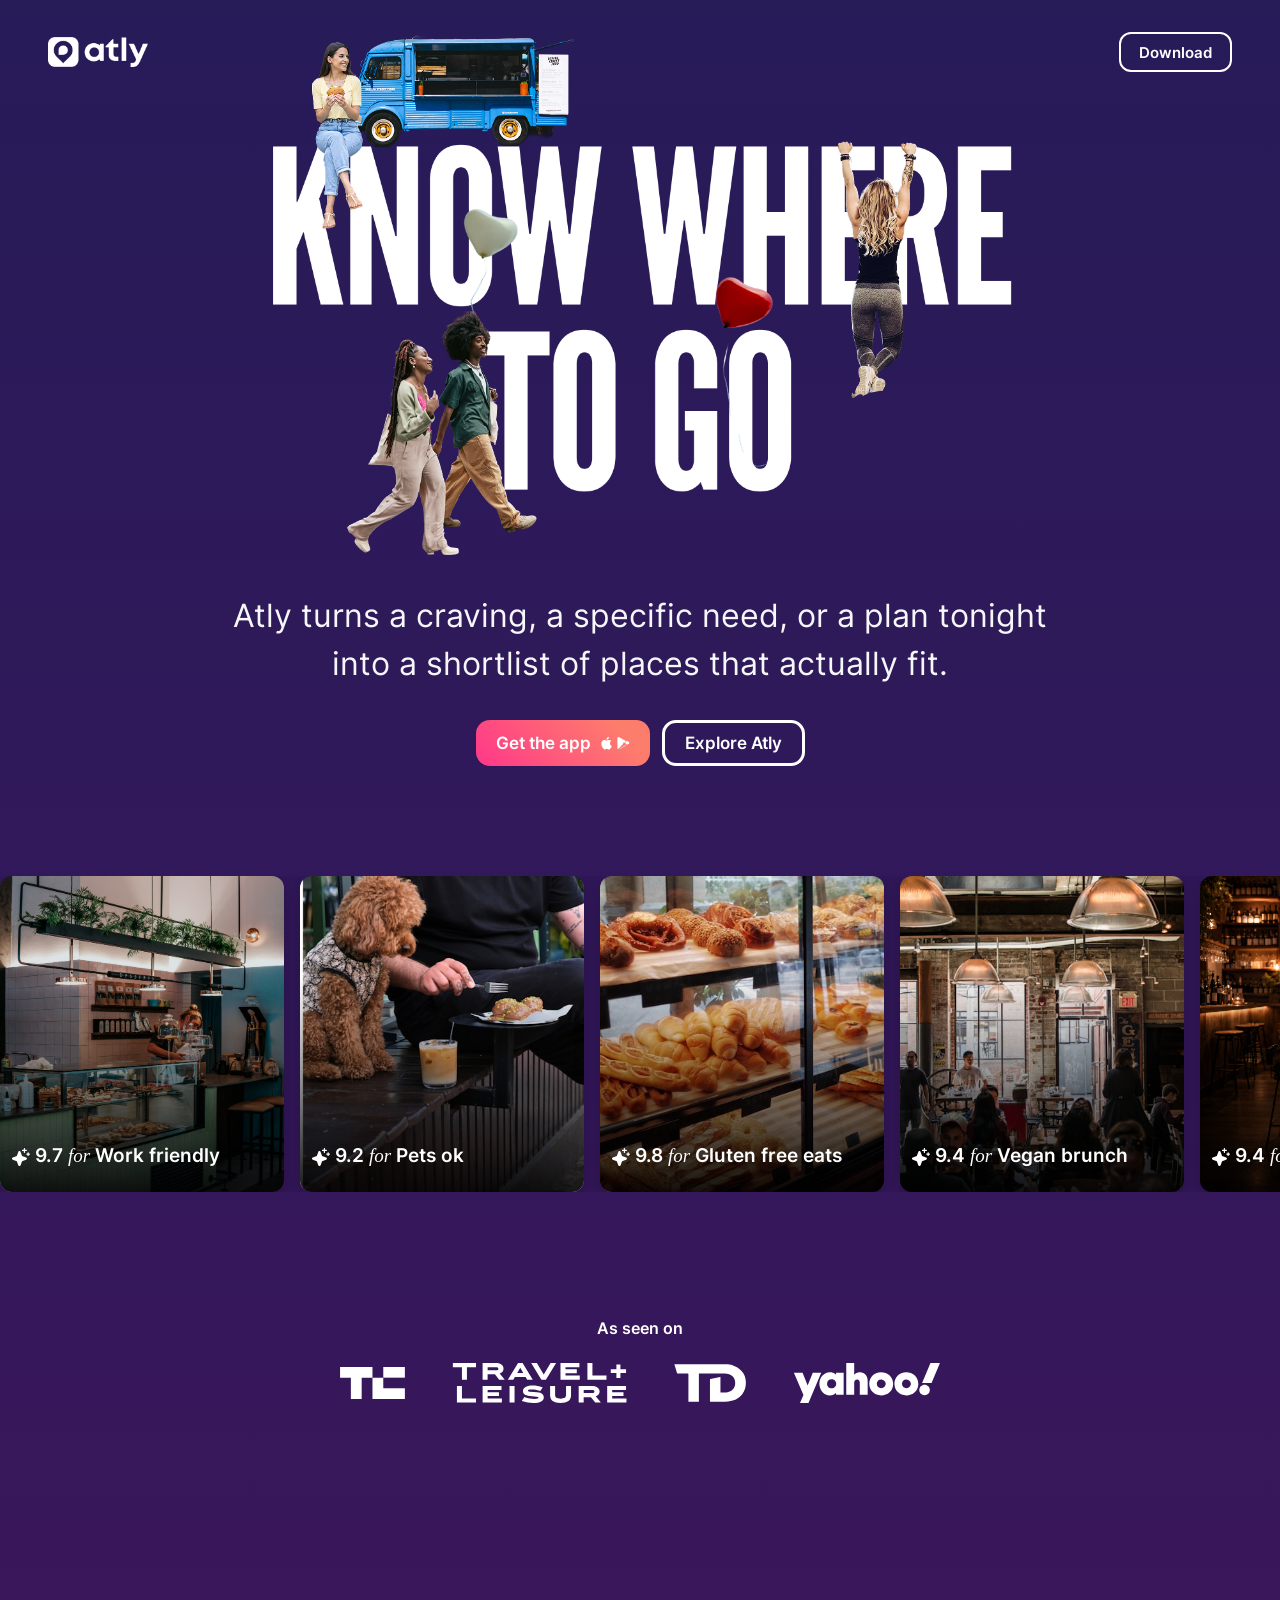
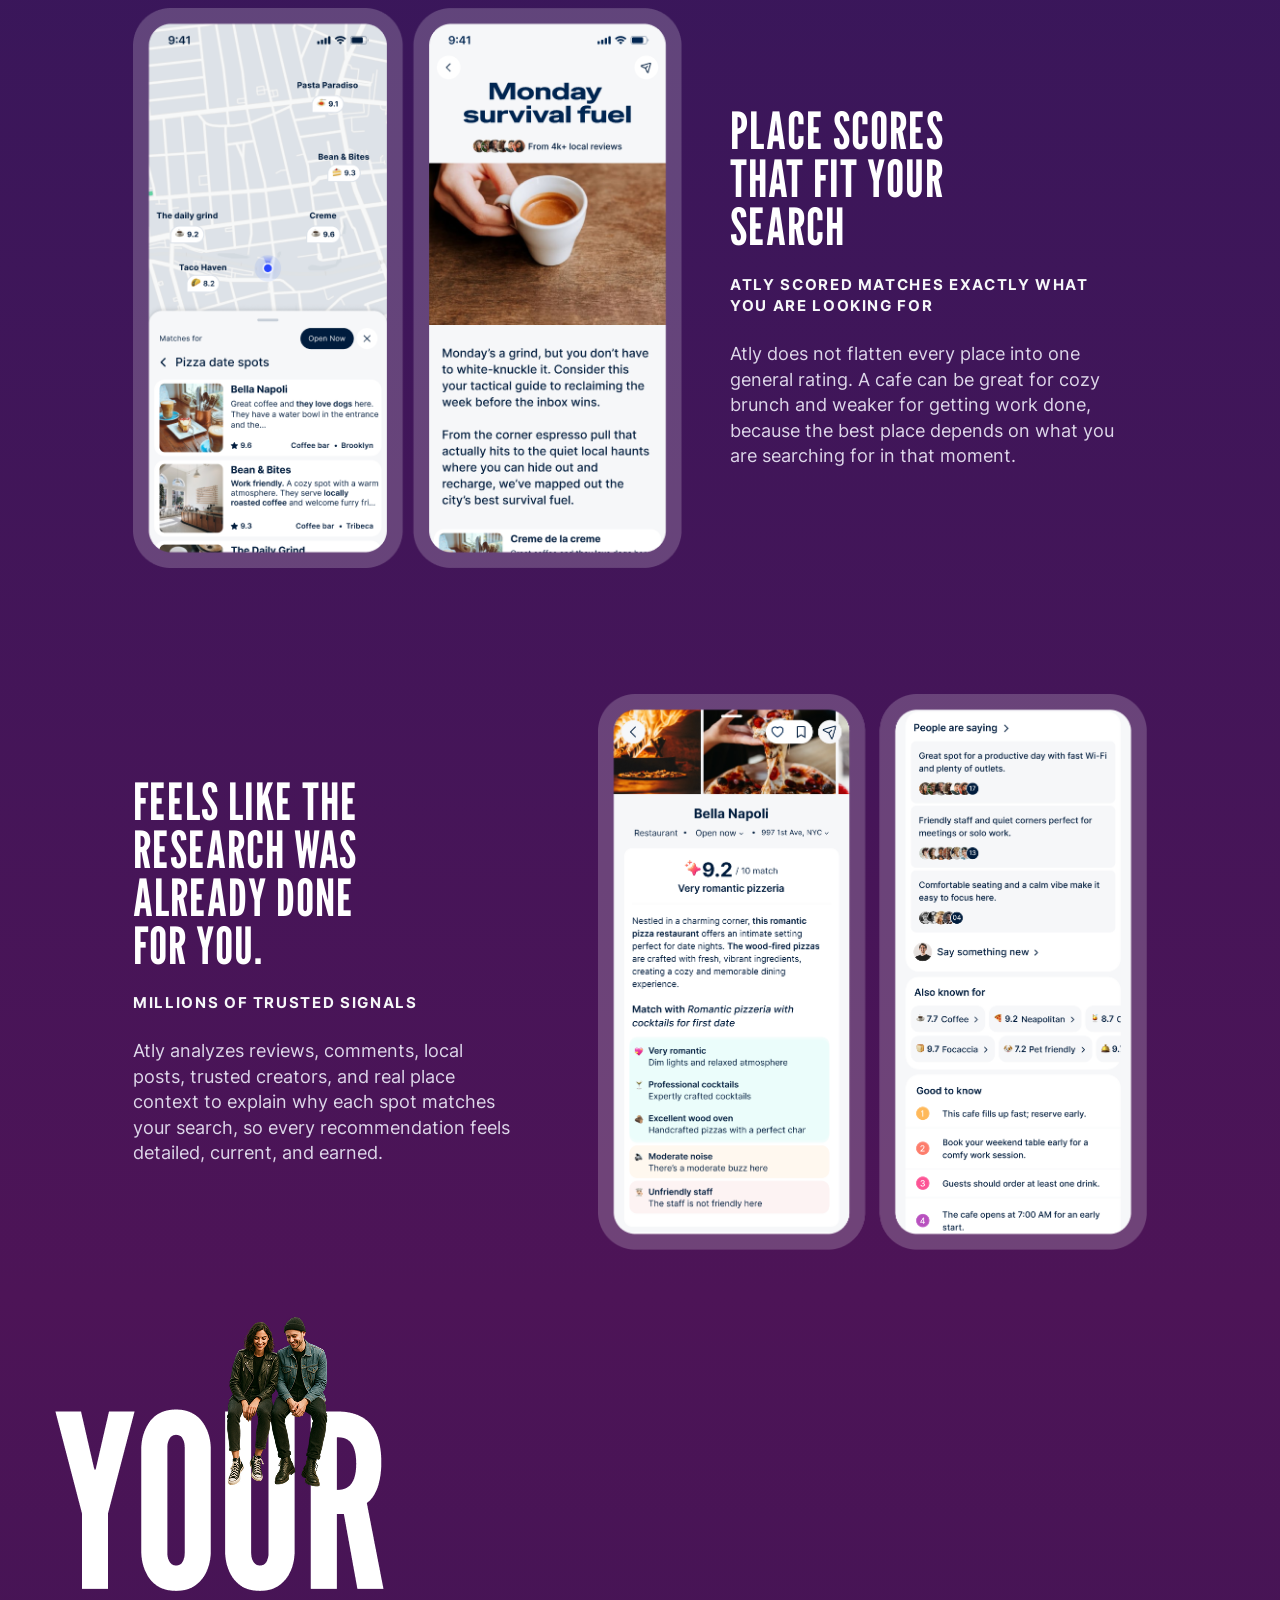
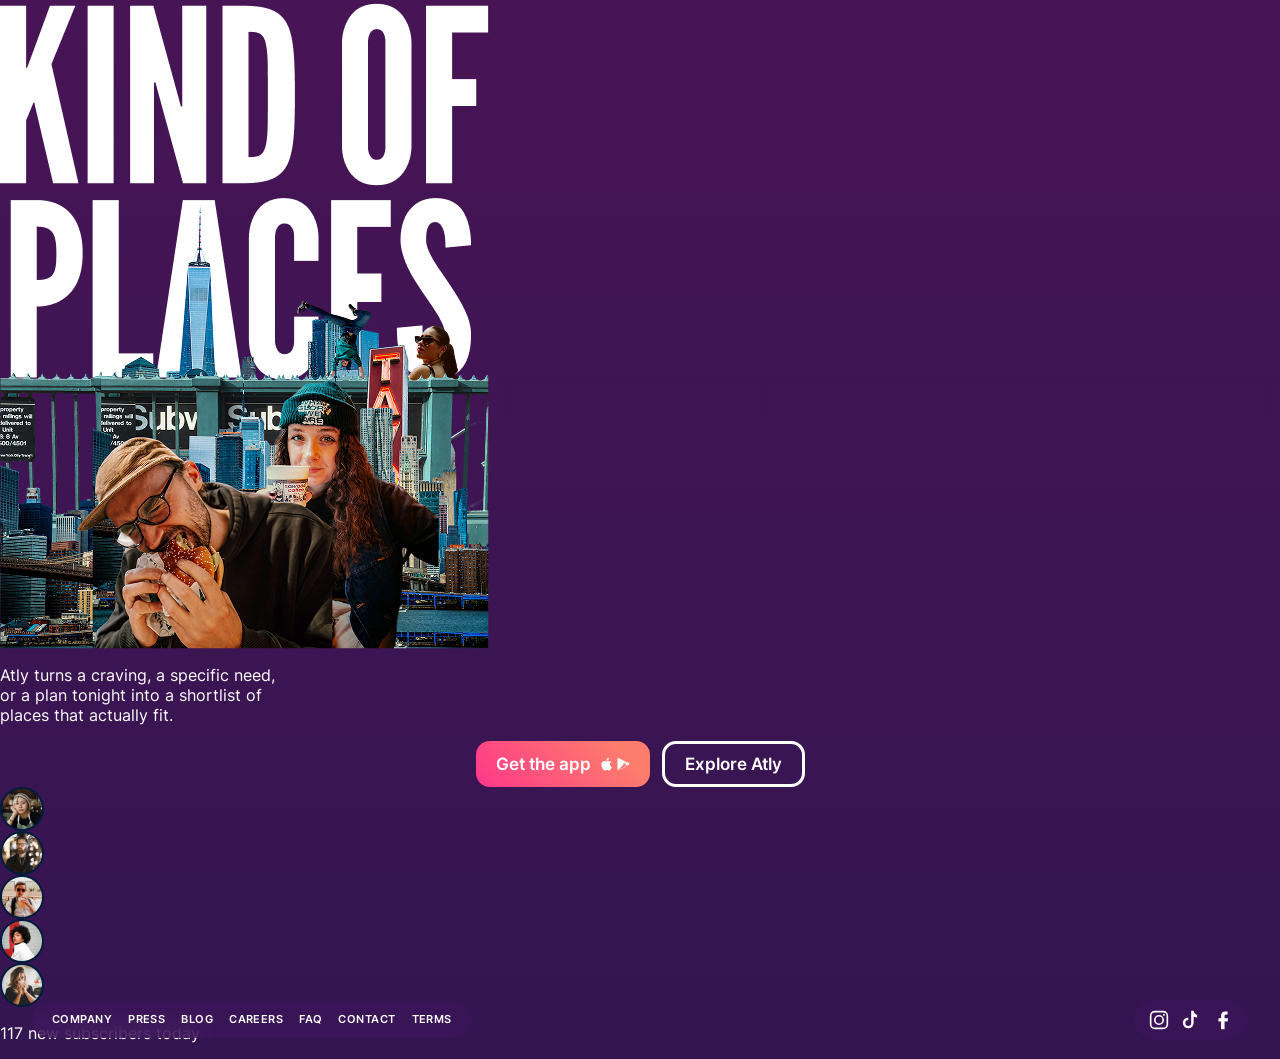
<file: index.html>
<!DOCTYPE html>
<html lang="en">
<head>
  <meta charset="UTF-8">
  <meta name="viewport" content="width=device-width, initial-scale=1.0">
  <title>Atly | Know where to go</title>
  <meta
    name="description"
    content="Atly turns a craving, a specific need, or a plan tonight into a shortlist of places that actually fit."
  >
  <link rel="icon" href="assets/app-icon.png">
  <link rel="preconnect" href="https://fonts.googleapis.com">
  <link rel="preconnect" href="https://fonts.gstatic.com" crossorigin>
  <link href="https://fonts.googleapis.com/css2?family=League+Gothic&display=swap" rel="stylesheet">
  <link rel="preload" href="assets/Inter-Regular.ttf" as="font" type="font/ttf" crossorigin>
  <link rel="preload" href="assets/Inter-SemiBold.ttf" as="font" type="font/ttf" crossorigin>
  <link rel="preload" href="assets/Inter-Bold.ttf" as="font" type="font/ttf" crossorigin>
  <link rel="stylesheet" href="styles.css">
</head>
<body>
  <header class="site-header" aria-label="Atly landing page header">
    <a class="brand" href="#top" aria-label="Atly home">
      <img class="brand-wordmark" src="assets/logo-wordmark.png" alt="Atly">
    </a>

    <a class="button button-outline button-header header-download" href="https://apps.apple.com/us/app/atly-know-where-to-go/id1449597018">
      Download
    </a>

    <button class="hamburger" aria-label="Open menu" aria-expanded="false" aria-controls="mobile-menu">
      <svg width="24" height="24" viewBox="0 0 24 24" fill="none">
        <line x1="3" y1="6" x2="21" y2="6" stroke="currentColor" stroke-width="2" stroke-linecap="round"/>
        <line x1="3" y1="12" x2="21" y2="12" stroke="currentColor" stroke-width="2" stroke-linecap="round"/>
        <line x1="3" y1="18" x2="21" y2="18" stroke="currentColor" stroke-width="2" stroke-linecap="round"/>
      </svg>
    </button>

    <nav id="mobile-menu" class="mobile-menu" aria-label="Mobile navigation">
      <button class="mobile-menu__close" aria-label="Close menu">
        <svg width="24" height="24" viewBox="0 0 24 24" fill="none">
          <line x1="6" y1="6" x2="18" y2="18" stroke="currentColor" stroke-width="2" stroke-linecap="round"/>
          <line x1="18" y1="6" x2="6" y2="18" stroke="currentColor" stroke-width="2" stroke-linecap="round"/>
        </svg>
      </button>
      <a href="https://www.atly.com/">Company</a>
      <a href="https://www.atly.com/news">Press</a>
      <a href="https://www.atly.com/blog">Blog</a>
      <a href="https://www.atly.com/careers">Careers</a>
      <a href="#faq">FAQ</a>
      <a href="https://www.atly.com/contact-us">Contact</a>
      <a href="https://www.atly.com/terms-of-use">Terms</a>
    </nav>
  </header>

  <main id="top">
    <section class="hero" aria-labelledby="hero-title">
      <div class="hero__canvas">
        <div class="hero__main">
          <h1 id="hero-title" class="sr-only">Know where to go</h1>
          <div class="hero__heading-wrap" aria-hidden="true">
            <img
              class="hero__heading-image"
              src="assets/final-frame/hero-heading.png"
              alt=""
            >
          </div>

          <p class="hero__copy">
            Atly turns a craving, a specific need, or a plan tonight<br>into a shortlist of places that actually fit.
          </p>

          <div class="hero__actions" aria-label="Primary actions">
            <a class="button button-primary" href="https://apps.apple.com/us/app/atly-know-where-to-go/id1449597018">
              <span>Get the app</span>
              <span class="store-icons" aria-hidden="true">
                <svg viewBox="0 0 17 20" role="presentation">
                  <path d="M14.1 10.5c0-2.1 1.8-3.1 1.9-3.2-1-1.5-2.7-1.7-3.3-1.7-1.4-.2-2.7.8-3.4.8-.7 0-1.8-.8-3-.8-1.5 0-2.9.9-3.7 2.2-1.6 2.8-.4 6.9 1.2 9.1.8 1.1 1.7 2.4 2.9 2.3 1.2 0 1.6-.8 3-.8 1.4 0 1.8.8 3 .8 1.2 0 2-1.1 2.8-2.2.9-1.3 1.3-2.6 1.3-2.7-.1 0-2.7-1-2.7-4zM11.8 4.1c.6-.7 1.1-1.8 1-2.8-.9 0-2 .6-2.7 1.3-.6.7-1.1 1.8-1 2.8 1 .1 2-.5 2.7-1.3z" fill="currentColor"/>
                </svg>
                <svg viewBox="0 0 18 20" role="presentation">
                  <path d="M9.4 9.1 1.8 1.2c-.4.3-.7.8-.7 1.5v14.6c0 .7.3 1.2.7 1.5l7.6-7.9zm1.2 1.2 2.6 2.7-9 5.1c.3.2.7.2 1.1 0l8.1-4.6-2.8-3.2zm6.4-2.2-2.4-1.4-2.7 2.9 2.8 2.9 2.3-1.3c.7-.4 1.1-.9 1.1-1.6 0-.6-.4-1.1-1.1-1.5zm-12.8-6 9 5.1-2.6 2.7-7.6-7.8c.4-.3.9-.3 1.2 0z" fill="currentColor"/>
                </svg>
              </span>
            </a>

            <a class="button button-outline" href="https://www.atly.com/">
              Explore Atly
            </a>
          </div>
        </div>

        <div class="spotlight" aria-labelledby="spotlight-title">
        <h2 id="spotlight-title" class="sr-only">Examples of Atly context-based scoring</h2>

        <div class="spotlight__viewport">
          <div class="spotlight__rail" data-hero-rail aria-label="Atly score examples">
            <div class="spotlight__track" data-hero-track>
              <article class="spotlight-card">
                <img src="assets/figma/card-work-friendly.png" alt="Bright cafe interior with airy seating">
                <p class="spotlight-card__score">
                  <img src="assets/figma/icon-sparkle.svg" alt="" aria-hidden="true">
                  <span>9.7 <em>for</em> Work friendly</span>
                </p>
              </article>

              <article class="spotlight-card">
                <img src="assets/figma/card-pets-ok.png" alt="Curly dog near a coffee counter">
                <p class="spotlight-card__score">
                  <img src="assets/figma/icon-sparkle.svg" alt="" aria-hidden="true">
                  <span>9.2 <em>for</em> Pets ok</span>
                </p>
              </article>

              <article class="spotlight-card">
                <img src="assets/figma/card-gluten-free.png" alt="Pastries displayed behind glass">
                <p class="spotlight-card__score">
                  <img src="assets/figma/icon-sparkle.svg" alt="" aria-hidden="true">
                  <span>9.8 <em>for</em> Gluten free eats</span>
                </p>
              </article>

              <article class="spotlight-card">
                <img src="assets/figma/card-vegan-brunch.png" alt="Cafe dining room with tall windows">
                <p class="spotlight-card__score">
                  <img src="assets/figma/icon-sparkle.svg" alt="" aria-hidden="true">
                  <span>9.4 <em>for</em> Vegan brunch</span>
                </p>
              </article>

              <article class="spotlight-card">
                <img src="assets/figma/card-date-night.png" alt="Moody restaurant with a couple at dinner">
                <p class="spotlight-card__score">
                  <img src="assets/figma/icon-sparkle.svg" alt="" aria-hidden="true">
                  <span>9.4 <em>for</em> Date night</span>
                </p>
              </article>
            </div>
          </div>
        </div>
        </div>

      </div>
    </section>

    <div class="press-strip" aria-label="Press mentions">
      <p>As seen on</p>
      <img src="assets/figma/logo-strip.svg" alt="TC, Travel + Leisure, TD, and Yahoo">
    </div>

    <section class="feature feature-score" aria-labelledby="feature-score-title">
      <div class="feature__visual">
        <img src="assets/Imageleft.png" alt="Atly map and Monday survival fuel screens">
      </div>

      <div class="feature__copy feature__copy--score">
        <h2 id="feature-score-title" class="fade-in-up">
          <span>Place scores</span>
          <span>that fit your</span>
          <span>search</span>
        </h2>
        <p class="feature__support fade-in-up">Atly scored matches exactly what you are looking for</p>
        <p class="fade-in-up">
          Atly does not flatten every place into one general rating. A cafe can be great for cozy brunch and weaker for getting work done, because the best place depends on what you are searching for in that moment.
        </p>
      </div>
    </section>

    <section class="feature feature-signals" aria-labelledby="feature-signals-title">
      <div class="feature__visual">
        <img src="assets/Imageright.png" alt="Atly Bella Napoli place profile and signals">
      </div>

      <div class="feature__copy feature__copy--signals">
        <h2 id="feature-signals-title" class="fade-in-up">
          <span>Feels like the</span>
          <span>research was</span>
          <span>already done</span>
          <span>for you.</span>
        </h2>
        <p class="feature__support fade-in-up">Millions of trusted signals</p>
        <p class="fade-in-up">
          Atly analyzes reviews, comments, local posts, trusted creators, and real place context to explain why each spot matches your search, so every recommendation feels detailed, current, and earned.
        </p>
      </div>
    </section>

    <section class="closing" aria-labelledby="closing-title">
      <div class="closing__inner">
        <h2 id="closing-title" class="sr-only">Your kind of places</h2>
        <img
          class="closing__heading-image"
          src="assets/FooterCollage.png"
          alt=""
          aria-hidden="true"
        >

        <p class="closing__copy">
          Atly turns a craving, a specific need,<br>or a plan tonight into a shortlist of<br>places that actually fit.
        </p>

        <div class="hero__actions" aria-label="Closing actions">
          <a class="button button-primary" href="https://apps.apple.com/us/app/atly-know-where-to-go/id1449597018">
            <span>Get the app</span>
            <span class="store-icons" aria-hidden="true">
              <svg viewBox="0 0 17 20" role="presentation">
                <path d="M14.1 10.5c0-2.1 1.8-3.1 1.9-3.2-1-1.5-2.7-1.7-3.3-1.7-1.4-.2-2.7.8-3.4.8-.7 0-1.8-.8-3-.8-1.5 0-2.9.9-3.7 2.2-1.6 2.8-.4 6.9 1.2 9.1.8 1.1 1.7 2.4 2.9 2.3 1.2 0 1.6-.8 3-.8 1.4 0 1.8.8 3 .8 1.2 0 2-1.1 2.8-2.2.9-1.3 1.3-2.6 1.3-2.7-.1 0-2.7-1-2.7-4zM11.8 4.1c.6-.7 1.1-1.8 1-2.8-.9 0-2 .6-2.7 1.3-.6.7-1.1 1.8-1 2.8 1 .1 2-.5 2.7-1.3z" fill="currentColor"/>
              </svg>
              <svg viewBox="0 0 18 20" role="presentation">
                <path d="M9.4 9.1 1.8 1.2c-.4.3-.7.8-.7 1.5v14.6c0 .7.3 1.2.7 1.5l7.6-7.9zm1.2 1.2 2.6 2.7-9 5.1c.3.2.7.2 1.1 0l8.1-4.6-2.8-3.2zm6.4-2.2-2.4-1.4-2.7 2.9 2.8 2.9 2.3-1.3c.7-.4 1.1-.9 1.1-1.6 0-.6-.4-1.1-1.1-1.5zm-12.8-6 9 5.1-2.6 2.7-7.6-7.8c.4-.3.9-.3 1.2 0z" fill="currentColor"/>
              </svg>
            </span>
          </a>

          <a class="button button-outline" href="https://www.atly.com/">
            Explore Atly
          </a>
        </div>

        <div class="subscriber-proof">
          <div class="subscriber-proof__avatars" aria-hidden="true">
            <img src="assets/figma/avatar-1.png" alt="">
            <img src="assets/figma/avatar-2.png" alt="">
            <img src="assets/figma/avatar-3.png" alt="">
            <img src="assets/figma/avatar-4.png" alt="">
            <img src="assets/figma/avatar-5.png" alt="">
          </div>
          <p>117 new subscribers today</p>
        </div>

        <footer class="site-footer">
          <nav class="footer-links" aria-label="Footer">
            <a href="https://www.atly.com/">Company</a>
            <a href="https://www.atly.com/news">Press</a>
            <a href="https://www.atly.com/blog">Blog</a>
            <a href="https://www.atly.com/careers">Careers</a>
            <a href="#faq">FAQ</a>
            <a href="https://www.atly.com/contact-us">Contact</a>
            <a href="https://www.atly.com/terms-of-use">Terms</a>
          </nav>

          <div class="footer-social" aria-label="Social links">
            <a href="https://www.instagram.com/atly/" aria-label="Atly on Instagram">
              <svg viewBox="0 0 24 24" role="presentation">
                <path d="M7.5 2h9A5.5 5.5 0 0 1 22 7.5v9a5.5 5.5 0 0 1-5.5 5.5h-9A5.5 5.5 0 0 1 2 16.5v-9A5.5 5.5 0 0 1 7.5 2Zm0 1.8A3.7 3.7 0 0 0 3.8 7.5v9a3.7 3.7 0 0 0 3.7 3.7h9a3.7 3.7 0 0 0 3.7-3.7v-9a3.7 3.7 0 0 0-3.7-3.7Zm9.8 1.5a1.1 1.1 0 1 1 0 2.2 1.1 1.1 0 0 1 0-2.2ZM12 6.5A5.5 5.5 0 1 1 6.5 12 5.5 5.5 0 0 1 12 6.5Zm0 1.8A3.7 3.7 0 1 0 15.7 12 3.7 3.7 0 0 0 12 8.3Z" fill="currentColor"/>
              </svg>
            </a>
            <a href="https://www.tiktok.com/@atlyofficial" aria-label="Atly on TikTok">
              <svg viewBox="0 0 24 24" role="presentation">
                <path d="M14.8 2c.4 2.2 1.7 3.8 3.9 4.5v2.8a7.5 7.5 0 0 1-3.8-1.1v6.9A5.9 5.9 0 1 1 9 9.2v2.9a3.2 3.2 0 1 0 3.2 3.2V2h2.6Z" fill="currentColor"/>
              </svg>
            </a>
            <a href="https://www.facebook.com/atlyofficial" aria-label="Atly on Facebook">
              <svg viewBox="0 0 24 24" role="presentation">
                <path d="M13.7 22v-8.3H17l.5-3.6h-3.8V7.8c0-1 .3-1.8 1.8-1.8H17V2.7c-.3 0-1.4-.1-2.7-.1-2.6 0-4.4 1.6-4.4 4.6v2.9H7v3.6h2.9V22h3.8Z" fill="currentColor"/>
              </svg>
            </a>
          </div>
        </footer>
      </div>
    </section>
  </main>

  <script src="script.js"></script>
</body>
</html>
</file>
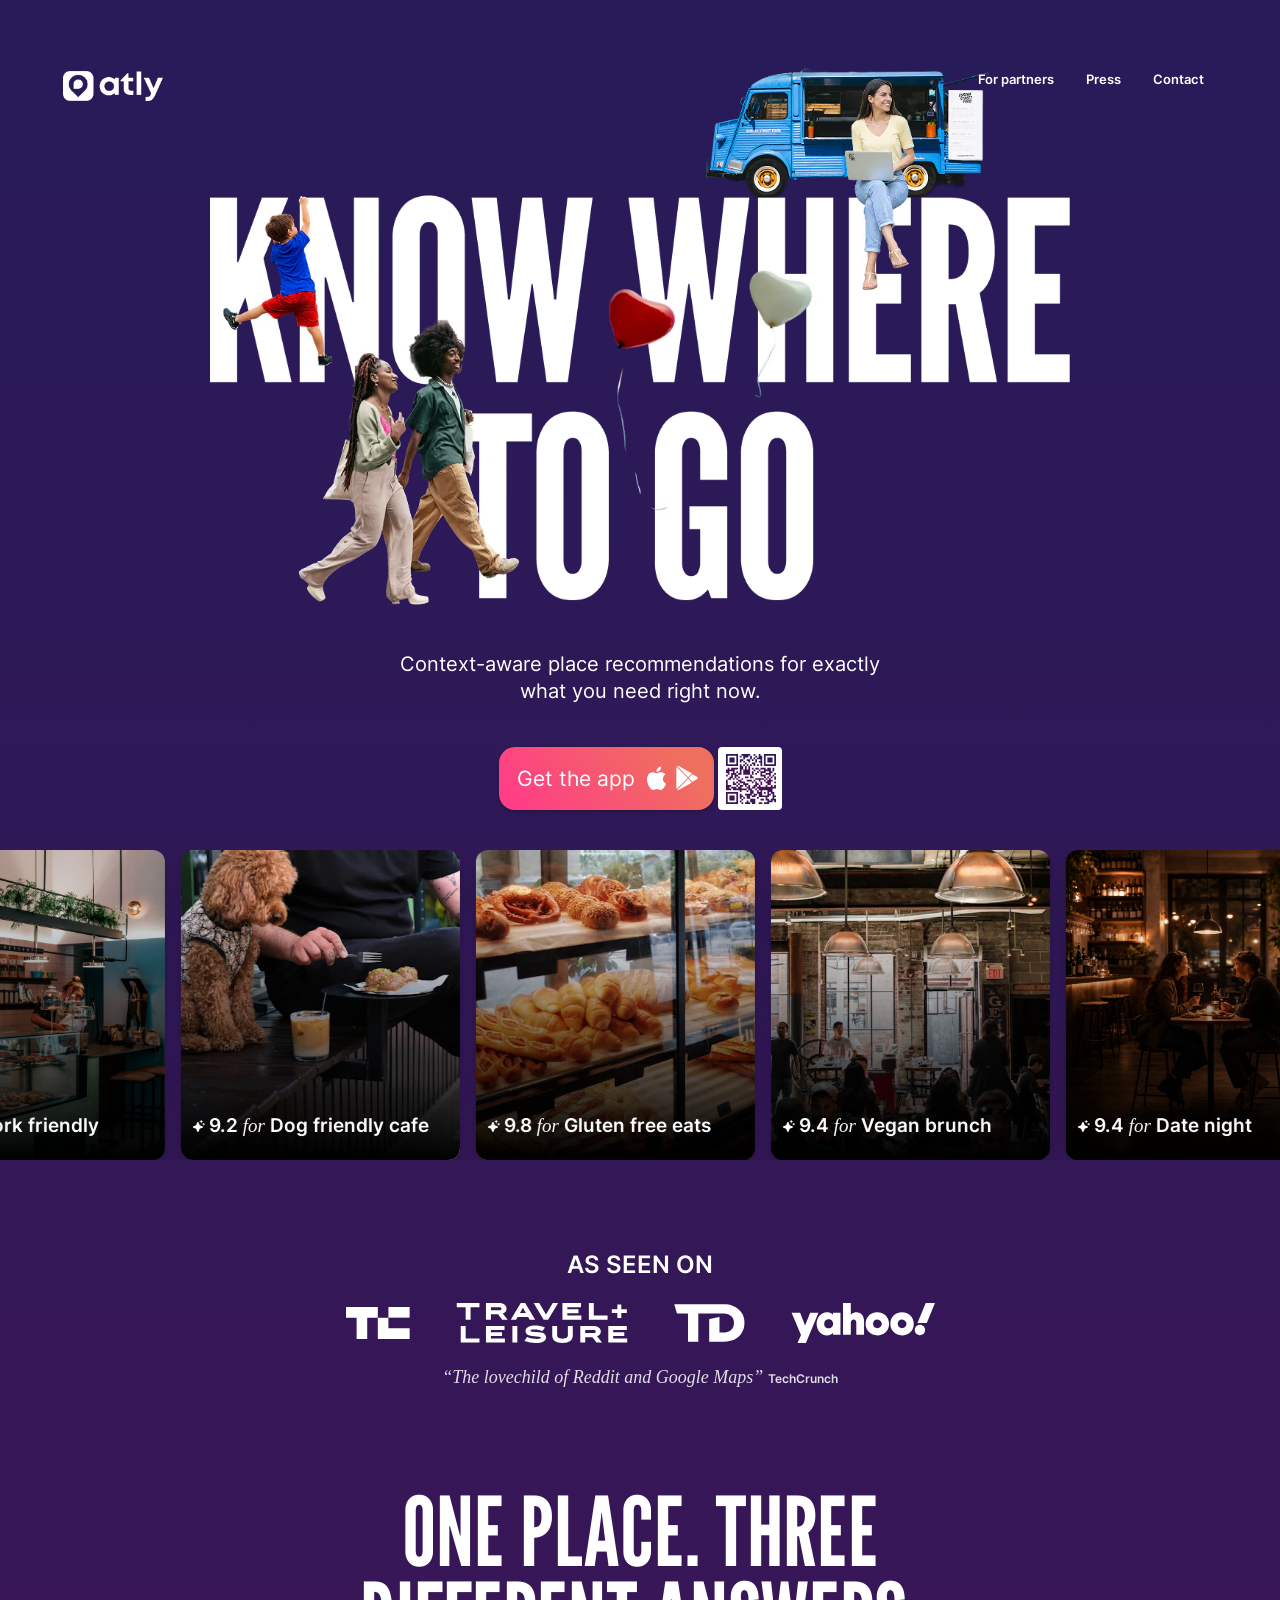
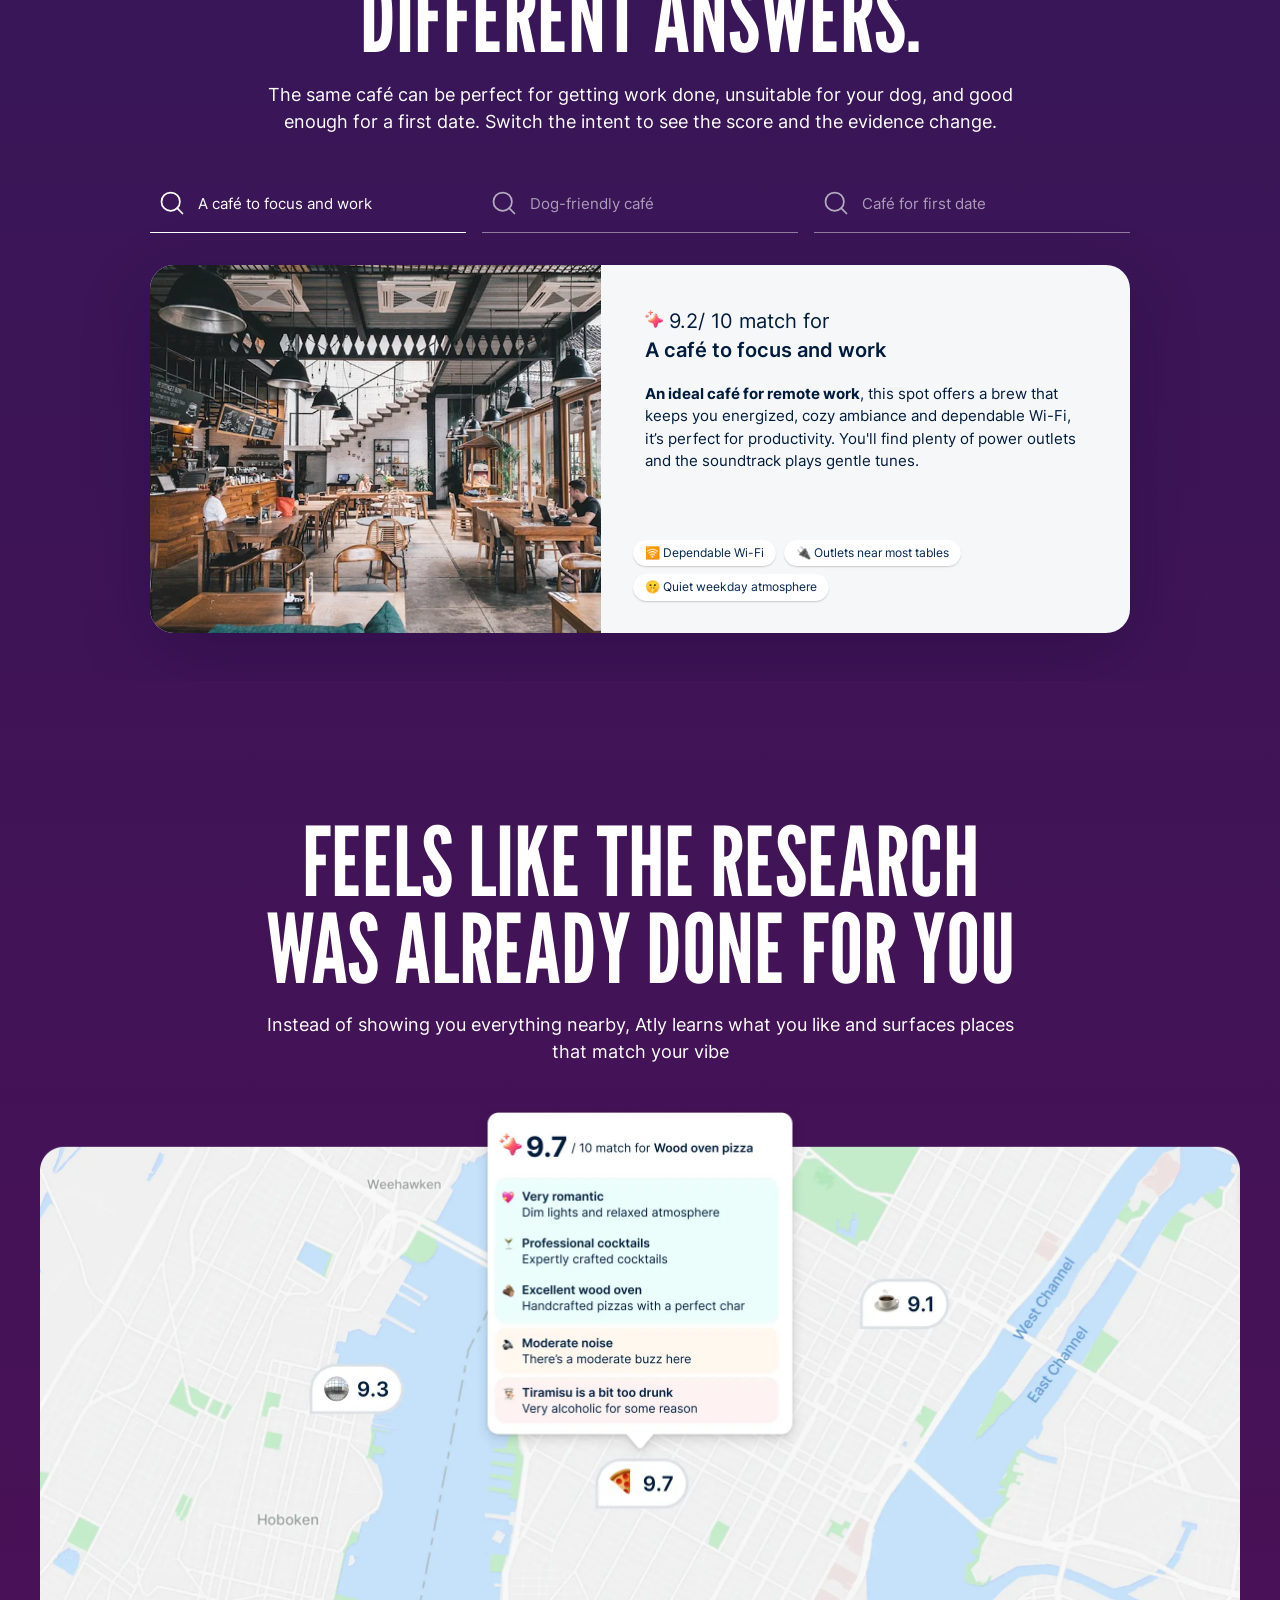
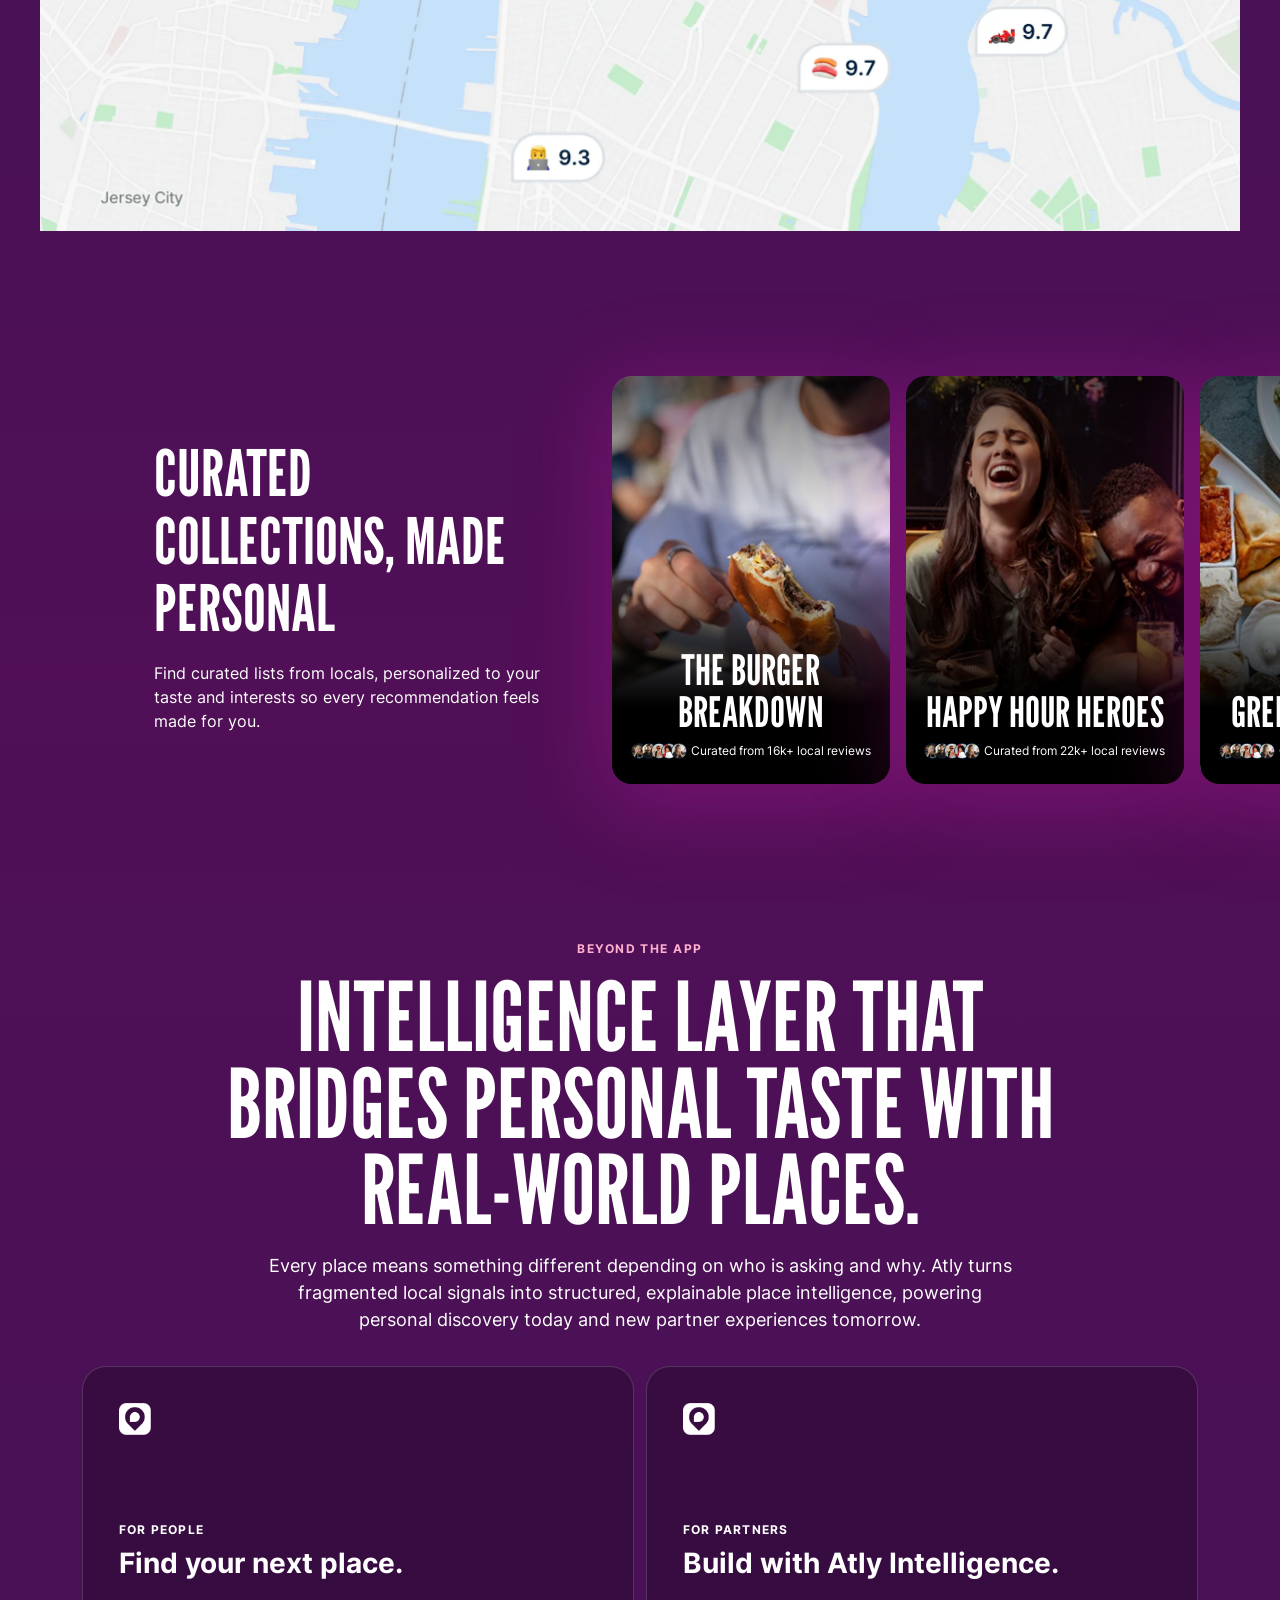
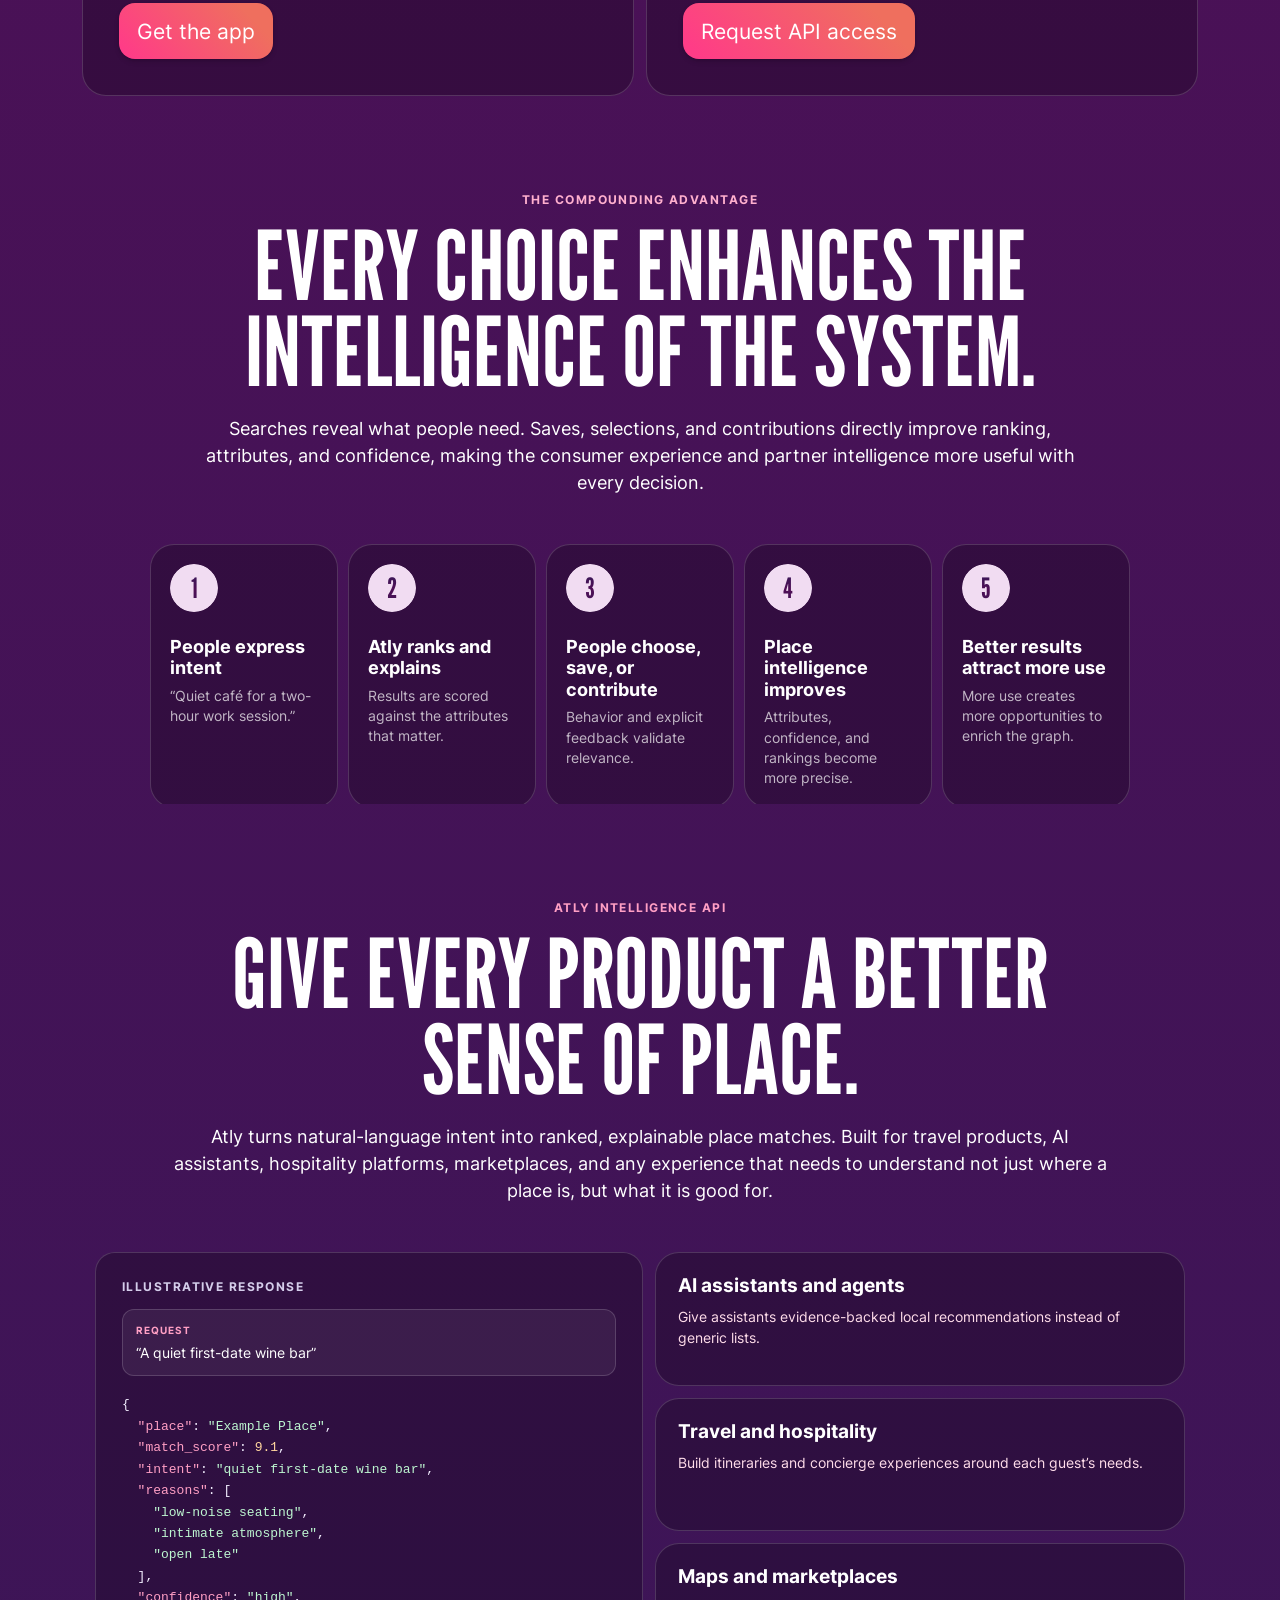
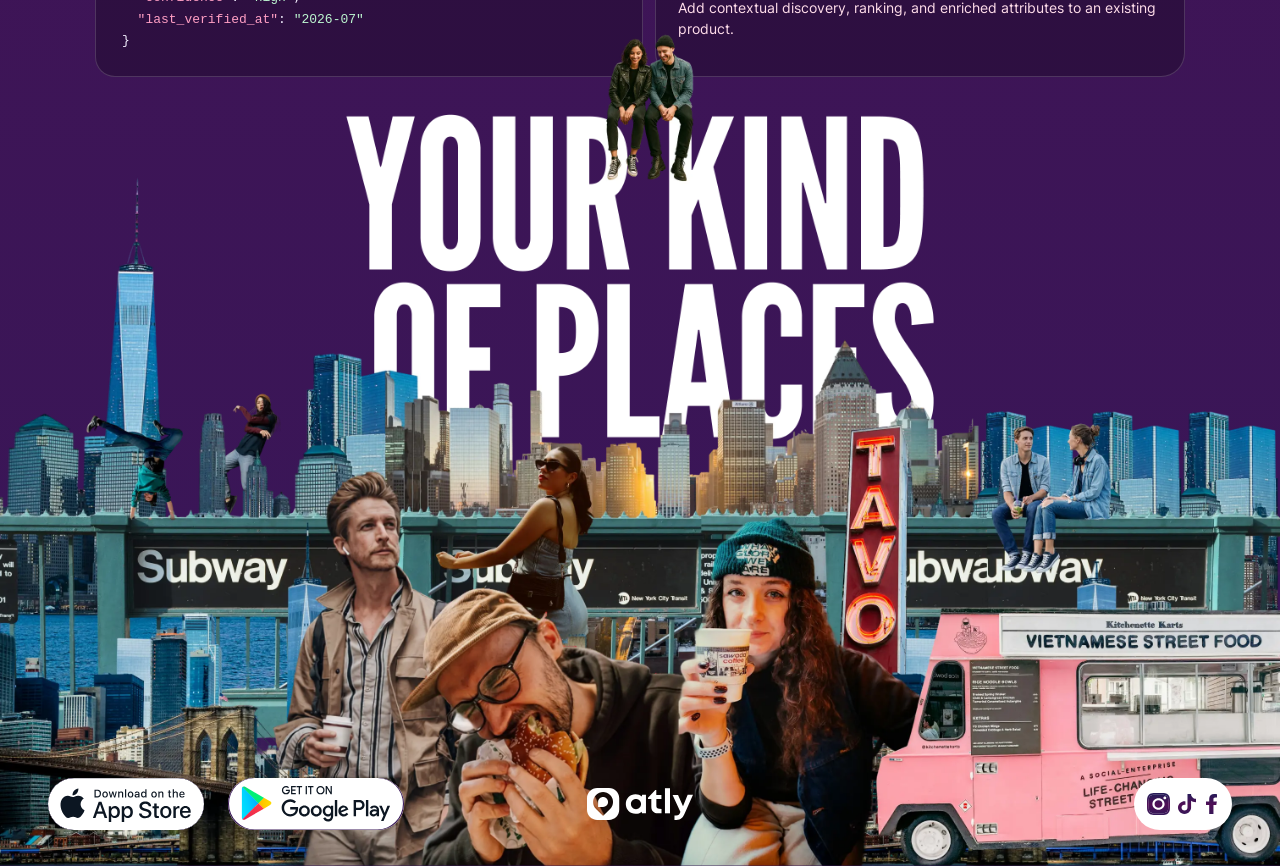
<file: marketing-site/Atly-Landing-V4.1/index.html>
<!DOCTYPE html>
<html lang="en">
<head>
  <meta charset="UTF-8">
  <meta name="viewport" content="width=device-width, initial-scale=1.0">
  <title>Atly | Know where to go</title>
  <meta
    name="description"
    content="Atly learns what you like and surfaces the places around you that feel right for your taste and your plans."
  >
  <meta name="theme-color" content="#271b58">
  <meta property="og:title" content="Atly | Know where to go">
  <meta property="og:description" content="Personalized place recommendations for exactly what you need right now.">
  <meta property="og:type" content="website">
  <meta property="og:url" content="https://atly-know-where-to-go.lironcodex.chatgpt.site/marketing-site/landing-2026">
  <meta property="og:image" content="https://atly-know-where-to-go.lironcodex.chatgpt.site/marketing-site/assets/og-intelligence.jpg">
  <meta property="og:image:width" content="1200">
  <meta property="og:image:height" content="630">
  <meta property="og:image:alt" content="Atly | Know where to go">
  <meta name="twitter:card" content="summary_large_image">
  <meta name="twitter:image" content="https://atly-know-where-to-go.lironcodex.chatgpt.site/marketing-site/assets/og-intelligence.jpg">
  <link rel="canonical" href="https://atly-know-where-to-go.lironcodex.chatgpt.site/marketing-site/landing-2026">
  <link rel="icon" href="assets/app-icon.png">
  <link rel="preload" href="assets/Inter-Regular.ttf" as="font" type="font/ttf" crossorigin>
  <link rel="preload" href="assets/Inter-SemiBold.ttf" as="font" type="font/ttf" crossorigin>
  <link rel="preload" href="assets/Inter-Bold.ttf" as="font" type="font/ttf" crossorigin>
  <link rel="preload" href="assets/LeagueGothic-Regular.ttf" as="font" type="font/ttf" crossorigin>
  <link rel="stylesheet" href="styles.css">
  <style>
    @font-face {
      font-family: "League Gothic Local";
      src: url("assets/LeagueGothic-Regular.ttf") format("truetype");
      font-weight: 400;
      font-display: swap;
    }

    body.landing-codex-2026 {
      min-width: 320px;
      color: #ffffff;
      background:
        linear-gradient(
          180deg,
          #271b58 0%,
          #500f56 53.25%,
          #361757 102.79%,
          #1a1f58 156%
        );
    }

    body.landing-codex-2026::before {
      display: none;
    }

    .landing-codex-2026 main {
      display: block;
      padding: 0;
    }

    .landing-codex-2026 .site-header {
      position: absolute;
      top: 64px;
      left: 0;
      right: 0;
      z-index: 20;
      display: flex;
      align-items: flex-start;
      justify-content: space-between;
      width: 100%;
      max-width: none;
      margin: 0;
      padding: 0 63px;
      pointer-events: none;
    }

    .landing-codex-2026 .brand,
    .landing-codex-2026 .header-download,
    .landing-codex-2026 .hamburger {
      pointer-events: auto;
    }

    .landing-codex-2026 .brand {
      display: inline-flex;
      align-items: center;
      min-height: 44px;
    }

    .landing-codex-2026 .brand-wordmark {
      width: 100px;
      height: auto;
    }

    .landing-codex-2026 .header-download {
      min-width: 127px;
      min-height: 40px;
      padding: 0 18px;
      border: 2px solid #ffffff;
      border-radius: 12px;
      background: transparent;
      color: #ffffff;
      font-size: 15px;
      font-weight: 600;
      line-height: 1;
      text-transform: none;
    }

    .landing-codex-2026 .hamburger {
      display: none;
      align-items: center;
      justify-content: center;
      width: 44px;
      height: 44px;
      padding: 0;
      border: 0;
      background: transparent;
      color: #ffffff;
      cursor: pointer;
    }

    .landing-codex-2026 .hamburger img {
      width: 32px;
      height: 32px;
    }

    .landing-codex-2026 .mobile-menu {
      position: fixed;
      inset: 0;
      z-index: 100;
      display: flex;
      flex-direction: column;
      align-items: center;
      justify-content: center;
      gap: 26px;
      padding: 40px;
      background: #271b58;
      opacity: 0;
      pointer-events: auto;
      visibility: hidden;
      transition:
        opacity 220ms cubic-bezier(0.23, 1, 0.32, 1),
        visibility 220ms cubic-bezier(0.23, 1, 0.32, 1);
    }

    .landing-codex-2026 .mobile-menu.is-open {
      opacity: 1;
      visibility: visible;
    }

    .landing-codex-2026 .mobile-menu__close {
      position: absolute;
      top: 24px;
      right: 22px;
      display: flex;
      align-items: center;
      justify-content: center;
      width: 44px;
      height: 44px;
      border: 0;
      background: transparent;
      color: #ffffff;
      cursor: pointer;
    }

    .landing-codex-2026 .mobile-menu__close::before,
    .landing-codex-2026 .mobile-menu__close::after {
      position: absolute;
      width: 24px;
      height: 2px;
      border-radius: 999px;
      background: currentColor;
      content: "";
    }

    .landing-codex-2026 .mobile-menu__close::before {
      transform: rotate(45deg);
    }

    .landing-codex-2026 .mobile-menu__close::after {
      transform: rotate(-45deg);
    }

    .landing-codex-2026 .mobile-menu a {
      min-height: 44px;
      color: #ffffff;
      font-size: 20px;
      font-weight: 600;
      line-height: 2.2;
    }

    .lp-button {
      display: inline-flex;
      align-items: center;
      justify-content: center;
      gap: 12px;
      min-height: 63px;
      padding: 0 18px;
      border: 0;
      border-radius: 16px;
      color: #ffffff;
      background: linear-gradient(47.377deg, #ff3c87 6.381%, #ef6f5e 83.25%);
      box-shadow:
        0 1px 2px rgba(0, 0, 0, 0.1),
        0 3px 5px rgba(0, 0, 0, 0.13);
      font-size: 21px;
      font-weight: 500;
      line-height: 1;
      white-space: nowrap;
      transition: transform 160ms cubic-bezier(0.23, 1, 0.32, 1);
    }

    @media (hover: hover) and (pointer: fine) {
      .lp-button:hover {
        transform: translateY(-2px);
      }
    }

    .lp-button:active {
      transform: scale(0.97);
    }

    .lp-button:focus-visible,
    .landing-codex-2026 a:focus-visible,
    .landing-codex-2026 button:focus-visible {
      outline: 2px solid #ffffff;
      outline-offset: 4px;
    }

    .lp-button__icons {
      display: inline-flex;
      align-items: center;
      gap: 12px;
    }

    .lp-button__icons img:first-child {
      width: 19px;
      height: 24px;
    }

    .lp-button__icons img:last-child {
      width: 18px;
      height: 20px;
      transform: scaleX(1.2) scaleY(-1.2);
    }

    .lp-hero {
      position: relative;
      height: 774px;
      padding-top: 43px;
      overflow: hidden;
    }

    .lp-hero__art {
      position: relative;
      z-index: 1;
      width: min(860px, calc(100vw - 192px));
      max-width: none;
      margin: 0 auto;
    }

    .lp-hero__art img {
      width: 100%;
      max-width: none;
      height: auto;
      margin: 0 auto;
    }

    .lp-hero__copy {
      position: relative;
      z-index: 2;
      width: min(510px, calc(100% - 48px));
      margin: 8px auto 0;
      color: #ffffff;
      font-size: 18px;
      font-weight: 500;
      line-height: 1.51;
      text-align: center;
    }

    .lp-primary-actions {
      position: relative;
      z-index: 3;
      display: flex;
      align-items: center;
      justify-content: center;
      gap: 4px;
      margin-top: 34px;
    }

    .lp-qr {
      position: relative;
      display: inline-flex;
      width: 64px;
      height: 63px;
      overflow: hidden;
      border-radius: 4px;
      background: #ffffff;
      transition: transform 160ms cubic-bezier(0.23, 1, 0.32, 1);
    }

    @media (hover: hover) and (pointer: fine) {
      .lp-qr:hover {
        transform: translateY(-2px);
      }
    }

    .lp-qr:active {
      transform: scale(0.97);
    }

    .lp-qr img {
      position: absolute;
      display: block;
      max-width: none;
    }

    .lp-qr__base {
      inset: 1px;
      width: 62px;
      height: 61px;
    }

    .lp-qr__code {
      inset: 7px 7px 6px 8px;
      width: 50px;
      height: 50px;
    }

    .lp-qr__outline {
      inset: -1px 0 -1px 0;
      width: 64px;
      height: 65px;
    }

    .lp-press {
      display: grid;
      align-content: center;
      justify-items: center;
      height: 186px;
      gap: 30px;
      padding: 40px 72px;
    }

    .lp-press p {
      margin: 0;
      color: #ffffff;
      font-size: 24px;
      font-weight: 600;
      line-height: 1.32;
      text-transform: uppercase;
    }

    .lp-press img {
      width: 589px;
      max-width: min(589px, calc(100vw - 160px));
      height: auto;
    }

    .score-marquee {
      height: 324px;
      overflow: hidden;
    }

    .score-marquee__rail {
      width: 100%;
      overflow: hidden;
    }

    .score-marquee__track {
      display: flex;
      width: max-content;
      align-items: flex-start;
      --marquee-offset: -89px;
      --marquee-duration: 50.6s;
      animation: score-marquee var(--marquee-duration) linear infinite;
      backface-visibility: hidden;
      transform: translate3d(var(--marquee-offset), 0, 0);
      will-change: transform;
    }

    .score-marquee__group {
      display: flex;
      flex: 0 0 auto;
      align-items: flex-start;
      gap: 16px;
      padding-inline-end: 16px;
    }

    .place-card {
      position: relative;
      flex: 0 0 279px;
      width: 279px;
      height: 310px;
      overflow: hidden;
      border-radius: 12px;
      background: #2c1f5d;
      box-shadow:
        0 3px 9px rgba(0, 0, 0, 0.1),
        0 9px 28px rgba(0, 0, 0, 0.13);
    }

    .place-card img {
      width: 100%;
      height: 100%;
      object-fit: cover;
    }

    .place-card--dog > img {
      position: absolute;
      top: -20.56%;
      left: -4.6%;
      width: 104.6%;
      height: 141.12%;
      max-width: none;
      object-fit: fill;
    }

    .place-card::after {
      position: absolute;
      inset: 18% 0 0;
      background: linear-gradient(180deg, rgba(0, 0, 0, 0) 0%, #000000 100%);
      content: "";
    }

    .place-card__score {
      position: absolute;
      left: 12px;
      right: 12px;
      bottom: 20px;
      z-index: 1;
      display: flex;
      align-items: center;
      gap: 3.831px;
      margin: 0;
      color: #ffffff;
      font-size: 19px;
      font-weight: 600;
      line-height: 1.45;
      white-space: nowrap;
    }

    .place-card__score img {
      width: 12px;
      height: 12px;
      flex: 0 0 12px;
      content: url("assets/figma/icon-sparkle-rail-desktop.svg");
    }

    .place-card__score em {
      font-family: Georgia, "Times New Roman", serif;
      font-style: italic;
      font-weight: 400;
    }

    .lp-section {
      position: relative;
      overflow: hidden;
    }

    .lp-section-heading {
      width: min(772px, calc(100% - 48px));
      margin: 0 auto;
      color: #ffffff;
      font-family: "League Gothic Local", "League Gothic", sans-serif;
      font-size: 96px;
      font-weight: 400;
      line-height: 0.9;
      letter-spacing: 0;
      text-align: center;
      text-transform: uppercase;
    }

    .lp-section-copy {
      width: min(772px, calc(100% - 48px));
      margin: 20px auto 0;
      color: #ffffff;
      font-size: 18px;
      font-weight: 400;
      line-height: 1.42;
      text-align: center;
    }

    .research {
      padding-top: 78px;
    }

    .research__map {
      display: block;
      width: min(1204px, calc(100% - 80px));
      margin: 48px auto 0;
      overflow: hidden;
      border-radius: 24px;
      box-shadow: 0 24px 72px rgba(16, 6, 42, 0.2);
    }

    .research__map img {
      width: 100%;
      height: auto;
    }

    .score-explain {
      padding-top: 126px;
    }

    .score-explain .lp-section-heading {
      width: min(696px, calc(100% - 48px));
    }

    .score-explain .lp-section-copy {
      width: min(696px, calc(100% - 48px));
    }

    .plan-cards-wrap {
      display: flex;
      justify-content: center;
      margin-top: 72px;
      overflow: visible;
    }

    .plan-cards {
      display: flex;
      align-items: center;
      width: 952px;
      height: 489px;
    }

    .plan-card {
      position: relative;
      flex: 0 0 360px;
      width: 360px;
      overflow: hidden;
      border: 1px solid #001c3d;
      border-radius: 16px;
      background: #ebe9f7;
      box-shadow: 0 16px 87px 9px rgba(238, 31, 188, 0.25);
    }

    .plan-card:not(:last-child) {
      margin-right: -64px;
    }

    .plan-card__photo {
      position: relative;
      height: 312px;
      margin-bottom: -49px;
      overflow: hidden;
    }

    .plan-card__photo img {
      width: 100%;
      height: 100%;
      object-fit: cover;
    }

    .plan-card__body {
      position: relative;
      min-height: 226px;
      padding: 12px 20px 24px;
      background: #f6f7f9;
      color: #001c3d;
    }

    .plan-card__score {
      display: flex;
      align-items: center;
      gap: 4px;
      margin: 0 0 10px;
      color: #001c3d;
      font-size: 12px;
      line-height: 1.5;
      white-space: nowrap;
    }

    .plan-card__score img {
      width: 22px;
      height: 22px;
      flex: 0 0 auto;
      transform: rotate(180deg) scaleY(-1);
    }

    .plan-card__score strong {
      font-size: 28px;
      line-height: 1.35;
    }

    .plan-card__score b {
      font-weight: 600;
    }

    .plan-card__text {
      margin: 0;
      color: #001c3d;
      font-size: 15px;
      line-height: 1.5;
    }

    .plan-card__text strong {
      font-weight: 600;
      line-height: 1.6;
    }

    .collections {
      display: grid;
      grid-template-columns: minmax(0, 404px) minmax(0, 1fr);
      align-items: center;
      justify-content: stretch;
      gap: 86px;
      padding-left: clamp(48px, 17.45vw, 264px);
      padding-right: 0;
      padding-top: 96px;
      padding-bottom: 72px;
    }

    .collections__copy {
      width: 404px;
    }

    .collections .lp-section-heading,
    .collections .lp-section-copy {
      width: 100%;
      margin-left: 0;
      margin-right: 0;
      text-align: left;
    }

    .collections .lp-section-heading {
      font-size: 64px;
      line-height: 1.05;
    }

    .collections .lp-section-copy {
      font-size: 18px;
      line-height: 1.44;
    }

    .collection-cards {
      display: flex;
      gap: 1px;
      align-items: center;
      justify-self: end;
      margin-right: 0;
      min-width: 0;
    }

    .collection-card {
      position: relative;
      flex: 0 0 270px;
      width: 270px;
      height: 415px;
      display: flex;
      flex-direction: column;
      justify-content: flex-end;
      align-items: center;
      overflow: hidden;
      border-radius: 20px;
      padding: 24px 18px;
      box-shadow: 0 16px 87px 9px rgba(238, 31, 188, 0.25);
    }

    .collection-card > img {
      position: absolute;
      inset: 0;
      width: 100%;
      height: 100%;
      object-fit: cover;
    }

    .collection-card::after {
      position: absolute;
      inset: 0;
      background: linear-gradient(0deg, #000000 19%, rgba(0, 0, 0, 0) 57%, rgba(0, 0, 0, 0.54) 100%);
      content: "";
    }

    .collection-card__title {
      position: relative;
      z-index: 1;
      width: 234px;
      margin: 0;
      color: #ffffff;
      font-family: "League Gothic Local", "League Gothic", sans-serif;
      font-size: 42px;
      font-weight: 400;
      line-height: 0.99;
      letter-spacing: 0;
      text-align: center;
      text-transform: uppercase;
    }

    .collection-card__proof {
      position: relative;
      z-index: 1;
      display: flex;
      align-items: center;
      gap: 3px;
      margin-top: 9px;
      color: #ffffff;
      font-size: 9px;
      font-weight: 500;
      line-height: 1.5;
      white-space: nowrap;
    }

    .avatar-stack {
      display: flex;
      align-items: center;
    }

    .avatar-stack img {
      width: 13px;
      height: 13px;
      border-radius: 999px;
    }

    .avatar-stack img:not(:first-child) {
      margin-left: -5px;
    }

    .bottom-collage {
      position: relative;
      overflow: hidden;
      padding-top: 0;
    }

    .bottom-collage picture,
    .bottom-collage__image {
      display: block;
      width: 100%;
    }

    .bottom-collage__image {
      height: auto;
    }

    .site-footer-2026 {
      position: absolute;
      left: 0;
      right: 0;
      bottom: 0;
      z-index: 5;
      display: grid;
      grid-template-columns: minmax(0, 1fr) auto minmax(0, 1fr);
      align-items: center;
      height: 123.654px;
      padding: 0 48px;
      pointer-events: none;
    }

    .store-badges,
    .social-links {
      pointer-events: auto;
    }

    .store-badges {
      display: flex;
      align-items: center;
      justify-self: start;
      gap: 24px;
    }

    .app-store-badge,
    .google-play-badge {
      position: relative;
      display: inline-flex;
      align-items: center;
      justify-content: center;
      width: 156px;
      height: 52px;
      overflow: hidden;
      border-radius: 300px;
      background: #ffffff;
      transition: transform 160ms cubic-bezier(0.23, 1, 0.32, 1);
    }

    @media (hover: hover) and (pointer: fine) {
      .app-store-badge:hover,
      .google-play-badge:hover,
      .social-links a:hover {
        transform: translateY(-2px);
      }
    }

    .app-store-badge:active,
    .google-play-badge:active,
    .social-links a:active {
      transform: scale(0.97);
    }

    .google-play-badge {
      width: 175.964px;
      height: 51.381px;
    }

    .app-store-badge img,
    .google-play-badge img {
      display: block;
      width: 100%;
      height: 100%;
      object-fit: fill;
    }

    .footer-wordmark {
      display: block;
      width: 105.254px;
      height: 32px;
      pointer-events: none;
    }

    .social-links {
      display: flex;
      align-items: center;
      justify-self: end;
      gap: 9.775px;
      width: 97.791px;
      height: 52px;
      min-height: 0;
      padding: 15.639px 14.662px;
      border-radius: 999px;
      background: #ffffff;
    }

    .social-links a {
      display: inline-flex;
      align-items: center;
      justify-content: center;
      min-width: 0;
      min-height: 0;
      position: relative;
      transition: transform 160ms cubic-bezier(0.23, 1, 0.32, 1);
    }

    .social-links img {
      display: block;
      max-width: none;
      max-height: none;
    }

    .social-links a:first-child {
      width: 18.995px;
      height: 18.994px;
    }

    .social-links a:first-child img {
      position: absolute;
      width: 22.449px;
      height: 22.449px;
      inset: -1.727px;
    }

    .social-links a:nth-child(2) {
      width: 18.847px;
      height: 20.721px;
    }

    .social-links a:nth-child(2) img {
      width: 100%;
      height: 100%;
    }

    .social-links a:last-child {
      width: 11.075px;
      height: 20.721px;
    }

    .social-links a:last-child img {
      width: 100%;
      height: 100%;
    }

    @media (min-width: 721px) and (max-width: 900px) {
      .site-footer-2026 {
        padding-right: 32px;
        padding-left: 32px;
      }

      .store-badges {
        gap: 10px;
      }

      .app-store-badge {
        width: 125px;
        height: 41.667px;
      }

      .google-play-badge {
        width: 141px;
        height: 41.175px;
      }

      .footer-wordmark {
        width: 92px;
        height: 27.972px;
      }
    }

    @media (max-width: 1280px) {
      .collections {
        grid-template-columns: minmax(280px, 404px) minmax(620px, 812px);
        justify-content: center;
        gap: 56px;
        padding-left: 40px;
        padding-right: 0;
      }

      .collection-cards {
        justify-self: auto;
        margin-right: 0;
      }
    }

    @media (max-width: 1023px) {
      .lp-section-heading {
        font-size: 72px;
      }

      .collections {
        grid-template-columns: 1fr;
        justify-items: center;
        gap: 36px;
        padding: 72px 0 56px;
      }

      .collections__copy {
        width: min(404px, calc(100% - 48px));
      }

      .collections .lp-section-heading,
      .collections .lp-section-copy {
        text-align: center;
      }

      .collection-cards {
        max-width: 100%;
        overflow: hidden;
      }
    }

    @media (max-width: 720px) {
      .landing-codex-2026 .site-header {
        top: 62px;
        padding: 0 24px;
        align-items: flex-start;
      }

      .landing-codex-2026 .brand {
        align-items: flex-start;
      }

      .landing-codex-2026 .brand-wordmark {
        width: 105px;
      }

      .landing-codex-2026 .header-download {
        display: none;
      }

      .landing-codex-2026 .hamburger {
        display: flex;
        align-items: flex-start;
      }

      .lp-hero {
        height: 548px;
        padding-top: 116px;
      }

      .lp-hero__art {
        width: min(360px, calc(100vw - 33px));
        height: 224px;
        max-width: calc(100vw - 33px);
        left: auto;
        margin: 0 auto;
      }

      .lp-hero__art img {
        height: 100%;
        object-fit: fill;
      }

      .lp-hero__copy {
        width: min(331px, calc(100% - 62px));
        margin-top: 25px;
        font-size: 15px;
        font-weight: 400;
        line-height: 1.5;
      }

      .lp-primary-actions {
        margin-top: 25px;
      }

      .lp-button {
        min-width: 248px;
        min-height: 63px;
        padding: 0 22px;
        font-size: 21px;
      }

      .lp-qr {
        display: none;
      }

      .lp-press {
        height: 119px;
        gap: 12px;
        padding: 8px 16px 24px;
      }

      .lp-press p {
        font-size: 16px;
      }

      .lp-press img {
        width: 360px;
        max-width: calc(100vw - 32px);
      }

      .score-marquee {
        height: 248px;
      }

      .landing-codex-2026:not(.landing-2026-redesign) .score-marquee__track {
        gap: 12px;
        --marquee-offset: 16px;
        animation: none !important;
      }

      .landing-2026-redesign .score-marquee__track {
        --marquee-offset: 16px;
        --marquee-duration: 38.6s;
      }

      .landing-2026-redesign .score-marquee__group {
        gap: 12px;
        padding-inline-end: 12px;
      }

      .place-card {
        flex-basis: 213px;
        width: 213px;
        height: 237px;
        border-radius: 9px;
      }

      .place-card__score {
        left: 9px;
        right: 9px;
        bottom: 15px;
        gap: 4px;
        font-size: 14px;
      }

      .place-card__score img {
        width: 14px;
        height: 14px;
      }

      .research {
        padding-top: 42px;
      }

      .lp-section-heading {
        width: min(332px, calc(100% - 32px));
        font-size: 42px;
        line-height: 0.93;
      }

      .lp-section-copy {
        width: min(332px, calc(100% - 32px));
        margin-top: 14px;
        font-size: 12px;
        line-height: 1.42;
      }

      .research__map {
        width: 100%;
        height: 415px;
        margin-top: 37px;
        border-radius: 0;
        box-shadow: none;
      }

      .research__map img {
        height: 100%;
        object-fit: cover;
      }

      .score-explain {
        padding-top: 39px;
      }

      .score-explain .lp-section-heading,
      .score-explain .lp-section-copy {
        width: min(304px, calc(100% - 48px));
        text-align: left;
      }

      .score-explain .lp-section-heading {
        line-height: 0.86;
      }

      .score-explain .lp-section-copy {
        margin-top: 12px;
      }

      .plan-cards-wrap {
        height: 186px;
        margin-top: 46px;
        overflow: hidden;
      }

      .plan-cards {
        width: 952px;
        height: 489px;
        transform: scale(0.378);
        transform-origin: top center;
      }

      .collections {
        display: flex;
        flex-direction: column;
        align-items: flex-start;
        gap: 29px;
        padding: 53px 0 23px 45px;
      }

      .collections__copy {
        width: min(304px, calc(100vw - 62px));
      }

      .collections .lp-section-heading,
      .collections .lp-section-copy {
        width: 100%;
        text-align: left;
      }

      .collections .lp-section-heading {
        font-size: 42px;
        line-height: 0.86;
      }

      .collections .lp-section-copy {
        margin-top: 14px;
        font-size: 12px;
        line-height: 1.45;
      }

      .collection-cards {
        width: 360px;
        gap: 1px;
        justify-self: auto;
        margin-right: 0;
        transform: translateX(-28px);
      }

      .collection-card {
        flex-basis: 120px;
        width: 120px;
        height: 184px;
        border-radius: 9px;
        padding: 11px 8px;
      }

      .collection-card__title {
        width: 104px;
        font-size: 19px;
      }

      .collection-card__proof {
        gap: 1px;
        margin-top: 4px;
        font-size: 4px;
      }

      .avatar-stack img {
        width: 6px;
        height: 6px;
      }

      .avatar-stack img:not(:first-child) {
        margin-left: -2px;
      }

      .bottom-collage {
        padding-top: 0;
      }

      .site-footer-2026 {
        bottom: 36px;
        display: flex;
        height: auto;
        flex-direction: column-reverse;
        align-items: flex-end;
        gap: 21px;
        padding: 0 24px;
      }

      .store-badges {
        align-self: center;
        gap: 12px;
        transform: translateX(10px);
      }

      .app-store-badge {
        width: 144px;
        height: 48px;
      }

      .google-play-badge {
        width: 163px;
        height: 48px;
      }

      .footer-wordmark {
        position: absolute;
        top: 0;
        left: 24px;
        width: 92px;
        height: 27.972px;
      }

      .social-links {
        flex-direction: column;
        width: 44px;
        height: auto;
        min-height: 0;
        gap: 12px;
        padding: 0;
        background: transparent;
      }

      .social-links a {
        width: 44px;
        height: 44px;
        padding: 13px;
        border-radius: 999px;
        background: #ffffff;
      }

      .social-links a:first-child,
      .social-links a:nth-child(2),
      .social-links a:last-child {
        width: 44px;
        height: 44px;
      }

      .social-links a:first-child img {
        position: static;
        width: 20px;
        height: 20px;
      }

      .social-links a:nth-child(2) img {
        width: 18px;
        height: 20px;
      }

      .social-links a:last-child img {
        width: 11px;
        height: 20px;
      }
    }

    @media (max-width: 374px) {
      .lp-hero__art {
        width: min(336px, calc(100vw - 28px));
        height: 209px;
        margin: 0 auto;
      }

      .plan-cards {
        transform: scale(0.31);
      }

      .collections {
        padding-left: 36px;
      }

      .collection-cards {
        transform: translateX(-19px);
      }
    }

    /* Landing Intelligence additions: preserve the established Atly look while
       making the new evidence and platform story responsive and interactive. */
    .landing-intelligence-2026 {
      --atly-ink: #001c3d;
      --atly-purple: #271b58;
      --atly-purple-deep: #1a113f;
      --atly-card: #f6f7f9;
      --atly-lilac: #ebe9f7;
      --atly-pink: #ff3c87;
      --atly-coral: #ef6f5e;
      --atly-mint: #bdf6d0;
    }

    .landing-intelligence-2026 .desktop-header-actions {
      display: none;
      align-items: center;
      gap: 24px;
      pointer-events: auto;
    }

    .landing-intelligence-2026 .partner-link {
      min-height: 44px;
      display: inline-flex;
      align-items: center;
      color: #ffffff;
      font-size: 15px;
      font-weight: 600;
      text-decoration: none;
    }

    .landing-intelligence-2026 .lp-hero {
      height: auto;
      min-height: 0;
      padding: 116px 16px 56px;
      overflow: visible;
    }

    .landing-intelligence-2026 .lp-hero__art {
      width: min(336px, calc(100vw - 28px));
      height: auto;
      max-width: 100%;
    }

    .landing-intelligence-2026 .lp-hero__art img {
      height: auto;
      object-fit: contain;
    }

    .landing-intelligence-2026 .lp-hero__copy {
      width: min(530px, calc(100% - 24px));
      margin-top: 24px;
      font-size: 16px;
      font-weight: 400;
      line-height: 1.5;
    }

    .landing-intelligence-2026 .lp-hero__copy strong {
      display: block;
      margin-bottom: 8px;
      font-size: 18px;
      font-weight: 600;
      line-height: 1.35;
    }

    .landing-intelligence-2026 .lp-primary-actions {
      flex-wrap: wrap;
      gap: 12px;
      margin-top: 28px;
    }

    .lp-secondary-button {
      min-height: 56px;
      display: inline-flex;
      align-items: center;
      justify-content: center;
      padding: 0 22px;
      border: 2px solid rgba(255, 255, 255, 0.88);
      border-radius: 16px;
      color: #ffffff;
      font-size: 16px;
      font-weight: 600;
      line-height: 1;
      text-decoration: none;
      transition: background 160ms ease, color 160ms ease, transform 160ms ease;
    }

    .lp-secondary-button:hover {
      background: #ffffff;
      color: var(--atly-purple);
      transform: translateY(-2px);
    }

    .hero-query-demo {
      position: relative;
      z-index: 4;
      width: min(900px, 100%);
      margin: 44px auto 0;
      padding: 20px;
      border: 1px solid rgba(255, 255, 255, 0.18);
      border-radius: 24px;
      background: rgba(255, 255, 255, 0.09);
      box-shadow: 0 24px 60px rgba(15, 6, 42, 0.22);
      backdrop-filter: blur(14px);
    }

    .hero-query-demo__eyebrow,
    .section-eyebrow,
    .context-card__eyebrow,
    .api-demo__label {
      margin: 0;
      color: rgba(255, 255, 255, 0.72);
      font-size: 12px;
      font-weight: 700;
      line-height: 1.3;
      letter-spacing: 0.12em;
      text-transform: uppercase;
    }

    .hero-query-demo__queries {
      display: flex;
      gap: 10px;
      margin-top: 12px;
      overflow-x: auto;
      padding: 2px 2px 10px;
      scroll-snap-type: x proximity;
      scrollbar-width: none;
    }

    .hero-query-demo__queries::-webkit-scrollbar {
      display: none;
    }

    .query-chip {
      min-height: 48px;
      flex: 0 0 auto;
      max-width: 270px;
      padding: 10px 14px;
      border: 1px solid rgba(255, 255, 255, 0.36);
      border-radius: 999px;
      background: transparent;
      color: #ffffff;
      font: inherit;
      font-size: 14px;
      line-height: 1.3;
      text-align: left;
      cursor: pointer;
      scroll-snap-align: start;
    }

    .query-chip.is-active {
      border-color: #ffffff;
      background: #ffffff;
      color: var(--atly-purple);
      box-shadow: 0 8px 24px rgba(19, 7, 52, 0.2);
    }

    .hero-query-result {
      display: grid;
      grid-template-columns: 84px minmax(0, 1fr);
      gap: 14px;
      margin-top: 8px;
      padding: 14px;
      border-radius: 18px;
      background: var(--atly-card);
      color: var(--atly-ink);
      text-align: left;
    }

    .hero-query-result > img {
      width: 84px;
      height: 112px;
      border-radius: 12px;
      object-fit: cover;
    }

    .hero-query-result__topline {
      display: flex;
      justify-content: space-between;
      gap: 12px;
      align-items: baseline;
    }

    .hero-query-result__place {
      font-size: 18px;
      font-weight: 700;
      line-height: 1.25;
    }

    .hero-query-result__topline strong {
      color: var(--atly-pink);
      font-size: 26px;
      line-height: 1;
    }

    .hero-query-result__intent {
      margin: 4px 0 8px;
      font-size: 14px;
      line-height: 1.4;
    }

    .signal-list,
    .context-card__reasons {
      display: flex;
      flex-wrap: wrap;
      gap: 6px;
      margin: 0;
      padding: 0;
      list-style: none;
    }

    .signal-list li,
    .context-card__reasons li {
      padding: 5px 8px;
      border-radius: 999px;
      background: #e8e5f6;
      color: var(--atly-ink);
      font-size: 12px;
      line-height: 1.25;
    }

    .evidence-line {
      margin: 10px 0 0;
      color: #506076;
      font-size: 12px;
      line-height: 1.35;
    }

    .illustrative-note {
      margin: 10px 2px 0;
      color: rgba(255, 255, 255, 0.6);
      font-size: 11px;
      line-height: 1.4;
      text-align: left;
    }

    .illustrative-note--dark {
      color: #687286;
    }

    .landing-intelligence-2026 .lp-press {
      height: auto;
      min-height: 180px;
      gap: 18px;
      padding: 40px 20px 32px;
    }

    .landing-intelligence-2026 .lp-press a {
      display: inline-flex;
      justify-content: center;
      max-width: 100%;
    }

    .landing-intelligence-2026 .lp-press blockquote {
      margin: 0;
      color: rgba(255, 255, 255, 0.86);
      font-family: Georgia, "Times New Roman", serif;
      font-size: 16px;
      font-style: italic;
      line-height: 1.4;
      text-align: center;
    }

    .landing-intelligence-2026 .lp-press cite {
      font-family: Inter, sans-serif;
      font-size: 12px;
      font-style: normal;
      font-weight: 600;
    }

    .traction-band {
      width: min(1180px, calc(100% - 32px));
      display: grid;
      grid-template-columns: repeat(2, minmax(0, 1fr));
      gap: 1px;
      margin: 0 auto 48px;
      overflow: hidden;
      border: 1px solid rgba(255, 255, 255, 0.18);
      border-radius: 20px;
      background: rgba(255, 255, 255, 0.18);
    }

    .traction-band > div {
      min-height: 110px;
      display: flex;
      flex-direction: column;
      align-items: center;
      justify-content: center;
      padding: 16px 10px;
      background: rgba(42, 26, 91, 0.9);
      text-align: center;
    }

    .traction-band strong {
      color: #ffffff;
      font-family: "League Gothic Local", "League Gothic", sans-serif;
      font-size: 42px;
      font-weight: 400;
      line-height: 0.95;
    }

    .traction-band span {
      margin-top: 6px;
      color: rgba(255, 255, 255, 0.72);
      font-size: 12px;
      line-height: 1.25;
      text-transform: uppercase;
    }

    .traction-band > p {
      grid-column: 1 / -1;
      margin: 0;
      padding: 10px 16px;
      background: rgba(24, 14, 66, 0.94);
      color: rgba(255, 255, 255, 0.62);
      font-size: 11px;
      line-height: 1.4;
      text-align: center;
    }

    .landing-intelligence-2026 .score-explain {
      padding: 72px 16px 48px;
    }

    .landing-intelligence-2026 .lp-section-copy {
      font-size: 16px;
      line-height: 1.5;
    }

    .landing-intelligence-2026 .score-explain .lp-section-heading,
    .landing-intelligence-2026 .score-explain .lp-section-copy {
      width: min(760px, 100%);
      text-align: center;
    }

    .context-switcher {
      width: min(980px, 100%);
      margin: 40px auto 0;
    }

    .context-switcher__tabs {
      display: grid;
      grid-template-columns: 1fr;
      gap: 10px;
    }

    .context-tab {
      min-height: 58px;
      display: flex;
      justify-content: space-between;
      align-items: center;
      gap: 16px;
      padding: 12px 16px;
      border: 1px solid rgba(255, 255, 255, 0.24);
      border-radius: 14px;
      background: rgba(255, 255, 255, 0.08);
      color: #ffffff;
      font: inherit;
      font-size: 15px;
      cursor: pointer;
    }

    .context-tab strong {
      font-size: 22px;
    }

    .context-tab.is-active {
      border-color: #ffffff;
      background: #ffffff;
      color: var(--atly-purple);
    }

    .context-card {
      display: grid;
      grid-template-columns: 1fr;
      margin-top: 16px;
      overflow: hidden;
      border-radius: 24px;
      background: var(--atly-card);
      color: var(--atly-ink);
      box-shadow: 0 24px 70px rgba(16, 6, 42, 0.24);
    }

    .mobile-intent-carousel {
      display: none;
    }

    .context-card__photo {
      position: relative;
      min-height: 270px;
    }

    .context-card__photo > img {
      position: absolute;
      inset: 0;
      width: 100%;
      height: 100%;
      object-fit: cover;
    }

    .context-card__photo::after {
      position: absolute;
      inset: 35% 0 0;
      background: linear-gradient(180deg, transparent, rgba(0, 0, 0, 0.76));
      content: "";
    }

    .context-card__photo p {
      position: absolute;
      left: 18px;
      bottom: 18px;
      z-index: 1;
      display: flex;
      align-items: baseline;
      gap: 7px;
      margin: 0;
      color: #ffffff;
    }

    .context-card__photo p img {
      width: 20px;
      height: 20px;
    }

    .context-card__photo p strong {
      font-size: 38px;
      line-height: 1;
    }

    .context-card__photo p span {
      font-size: 14px;
    }

    .context-card__body {
      padding: 24px 20px;
    }

    .context-card__eyebrow {
      color: #6c6482;
    }

    .context-card__body h3 {
      margin: 8px 0 16px;
      font-size: 26px;
      line-height: 1.15;
    }

    .context-card__reasons li {
      font-size: 13px;
    }

    .evidence-grid {
      display: grid;
      grid-template-columns: 1fr;
      gap: 10px;
      margin: 22px 0 0;
    }

    .evidence-grid div {
      padding: 12px;
      border: 1px solid #ded9ef;
      border-radius: 12px;
      background: #ffffff;
    }

    .evidence-grid dt {
      color: #746b89;
      font-size: 11px;
      font-weight: 700;
      letter-spacing: 0.08em;
      text-transform: uppercase;
    }

    .evidence-grid dd {
      margin: 4px 0 0;
      font-size: 14px;
      font-weight: 600;
      line-height: 1.35;
    }

    .source-summary {
      display: grid;
      gap: 5px;
      margin: 16px 0 0;
      padding: 14px;
      border-left: 3px solid var(--atly-pink);
      background: #eeeaf9;
      color: #3e4860;
      font-size: 13px;
      line-height: 1.45;
    }

    .source-summary strong {
      color: var(--atly-ink);
      font-size: 11px;
      letter-spacing: 0.08em;
      text-transform: uppercase;
    }

    .landing-intelligence-2026 .collections {
      display: flex;
      flex-direction: column;
      align-items: stretch;
      gap: 32px;
      padding: 72px 0;
    }

    .landing-intelligence-2026 .collections__copy {
      width: auto;
      padding: 0 24px;
    }

    .landing-intelligence-2026 .collections .lp-section-heading,
    .landing-intelligence-2026 .collections .lp-section-copy {
      width: min(760px, 100%);
      margin-inline: auto;
      text-align: center;
    }

    .landing-intelligence-2026 .collections .lp-section-copy {
      font-size: 16px;
    }

    .landing-intelligence-2026 .collection-cards {
      width: 100%;
      display: flex;
      gap: 16px;
      justify-content: flex-start;
      overflow-x: auto;
      padding: 0 24px 12px;
      transform: none;
      scroll-snap-type: x mandatory;
      scrollbar-width: none;
    }

    .carousel-hint {
      margin: -16px 24px -12px;
      color: rgba(255, 255, 255, 0.72);
      font-size: 12px;
      font-weight: 600;
      line-height: 1.4;
      text-align: right;
    }

    .landing-intelligence-2026 .collection-cards::-webkit-scrollbar {
      display: none;
    }

    .landing-intelligence-2026 .collection-card {
      flex: 0 0 278px;
      width: 278px;
      height: 408px;
      padding: 24px 18px;
      border-radius: 20px;
      scroll-snap-align: center;
    }

    .landing-intelligence-2026 .collection-card__title {
      width: 238px;
      font-size: 42px;
    }

    .landing-intelligence-2026 .collection-card__proof {
      gap: 4px;
      margin-top: 10px;
      font-size: 12px;
    }

    .landing-intelligence-2026 .avatar-stack img {
      width: 16px;
      height: 16px;
    }

    .landing-intelligence-2026 .avatar-stack img:not(:first-child) {
      margin-left: -6px;
    }

    .methodology-note {
      width: min(760px, calc(100% - 48px));
      margin: 0 auto;
      padding: 14px 16px;
      border: 1px solid rgba(255, 255, 255, 0.2);
      border-radius: 14px;
      color: rgba(255, 255, 255, 0.82);
      font-size: 13px;
      line-height: 1.45;
    }

    .methodology-note summary {
      min-height: 44px;
      display: flex;
      align-items: center;
      font-weight: 600;
      cursor: pointer;
    }

    .methodology-note p {
      margin: 8px 0 0;
      color: rgba(255, 255, 255, 0.68);
    }

    .intelligence-bridge {
      width: min(1180px, calc(100% - 32px));
      margin: 48px auto 0;
      padding: 72px 24px;
      border-radius: 28px;
      background:
        radial-gradient(circle at 85% 10%, rgba(255, 60, 135, 0.36), transparent 38%),
        linear-gradient(135deg, #1c164d, #5a1258);
      box-shadow: 0 24px 80px rgba(17, 6, 44, 0.26);
    }

    .section-eyebrow {
      color: #ffb0ce;
      text-align: center;
    }

    .intelligence-bridge .lp-section-heading {
      width: min(900px, 100%);
      margin-top: 16px;
      font-size: clamp(3.25rem, 12vw, 6rem);
      line-height: 0.9;
    }

    .intelligence-bridge .lp-section-copy {
      width: min(760px, 100%);
      font-size: 16px;
    }

    .place-graph,
    .api-section,
    .learning-loop {
      padding: 96px 16px;
    }

    .platform-heading .lp-section-heading,
    .platform-heading .lp-section-copy {
      width: min(880px, 100%);
    }

    .platform-heading .lp-section-heading {
      margin-top: 14px;
    }

    .place-graph__visual {
      width: min(1050px, 100%);
      display: grid;
      grid-template-columns: 1fr;
      gap: 16px;
      margin: 48px auto 0;
      padding: 18px;
      border: 1px solid rgba(255, 255, 255, 0.16);
      border-radius: 28px;
      background: rgba(255, 255, 255, 0.07);
    }

    .graph-place-card {
      overflow: hidden;
      border-radius: 20px;
      background: #ffffff;
      color: var(--atly-ink);
    }

    .graph-place-card > img {
      width: 100%;
      height: 230px;
      object-fit: cover;
    }

    .graph-place-card > div {
      display: grid;
      gap: 4px;
      padding: 18px;
    }

    .graph-place-card p,
    .graph-place-card strong,
    .graph-place-card span {
      margin: 0;
    }

    .graph-place-card p {
      font-size: 20px;
      font-weight: 700;
    }

    .graph-place-card strong {
      font-size: 14px;
    }

    .graph-place-card span {
      color: #6d7585;
      font-size: 12px;
    }

    .graph-attributes {
      display: grid;
      grid-template-columns: 1fr;
      gap: 8px;
      margin: 0;
      padding: 0;
      list-style: none;
    }

    .graph-attributes li {
      min-height: 58px;
      display: flex;
      justify-content: space-between;
      align-items: center;
      gap: 12px;
      padding: 12px 14px;
      border-radius: 14px;
      background: rgba(255, 255, 255, 0.94);
      color: var(--atly-ink);
    }

    .graph-attributes span {
      font-size: 14px;
    }

    .graph-attributes strong {
      color: #ee3f86;
      font-size: 13px;
      text-align: right;
    }

    .graph-sources {
      display: flex;
      flex-wrap: wrap;
      gap: 8px;
    }

    .graph-sources span {
      padding: 8px 10px;
      border: 1px solid rgba(255, 255, 255, 0.22);
      border-radius: 999px;
      color: rgba(255, 255, 255, 0.86);
      font-size: 12px;
    }

    .principle-grid,
    .use-case-grid {
      width: min(1050px, 100%);
      display: grid;
      grid-template-columns: 1fr;
      gap: 14px;
      margin: 20px auto 0;
    }

    .principle-grid article,
    .use-case-grid article {
      padding: 22px;
    }

    .principle-grid article:not(.figma-glass),
    .use-case-grid article:not(.figma-glass) {
      border: 1px solid rgba(255, 255, 255, 0.16);
      border-radius: 18px;
      background: rgba(255, 255, 255, 0.07);
    }

    .principle-grid span {
      color: #ff9fc4;
      font-family: "League Gothic Local", "League Gothic", sans-serif;
      font-size: 30px;
    }

    .principle-grid h3,
    .use-case-grid h3 {
      margin: 10px 0 8px;
      color: #ffffff;
      font-size: 19px;
      line-height: 1.2;
    }

    .principle-grid p,
    .use-case-grid p {
      margin: 0;
      color: rgba(255, 255, 255, 0.7);
      font-size: 14px;
      line-height: 1.5;
    }

    .api-section {
      width: min(1180px, calc(100% - 32px));
      display: grid;
      grid-template-columns: 1fr;
      gap: 30px;
      margin: 0 auto;
      padding-inline: 20px;
      border-radius: 28px;
      background: #f1eff8;
      color: var(--atly-ink);
    }

    .api-section .section-eyebrow {
      color: #b4226b;
      text-align: left;
    }

    .api-section .lp-section-heading,
    .api-section .lp-section-copy {
      width: 100%;
      margin-inline: 0;
      color: var(--atly-ink);
      text-align: left;
    }

    .api-section .lp-section-heading {
      margin-top: 14px;
      font-size: clamp(3.5rem, 14vw, 6rem);
    }

    .api-section .lp-section-copy {
      font-size: 16px;
    }

    .api-section__copy .lp-button {
      margin-top: 28px;
      text-decoration: none;
    }

    .api-demo {
      min-width: 0;
      padding: 18px;
      overflow: hidden;
      border-radius: 20px;
      background: #161232;
      color: #ffffff;
      box-shadow: 0 22px 60px rgba(26, 18, 63, 0.24);
    }

    .api-demo__label {
      color: #d4cdea;
    }

    .api-demo__request {
      display: grid;
      gap: 6px;
      margin-top: 14px;
      padding: 13px;
      border: 1px solid rgba(255, 255, 255, 0.16);
      border-radius: 12px;
      background: rgba(255, 255, 255, 0.06);
      font-size: 14px;
      line-height: 1.4;
    }

    .api-demo__request span {
      color: #ff9fc4;
      font-size: 10px;
      font-weight: 700;
      letter-spacing: 0.1em;
      text-transform: uppercase;
    }

    .api-demo pre {
      max-width: 100%;
      margin: 18px 0 0;
      overflow-x: auto;
      color: #f3efff;
      font-family: ui-monospace, SFMono-Regular, Menlo, Monaco, Consolas, monospace;
      font-size: 11px;
      line-height: 1.65;
      white-space: pre;
    }

    .code-key { color: #ff9fc4; }
    .code-string { color: #bdf6d0; }
    .code-number { color: #ffd59e; }

    .api-section .use-case-grid {
      grid-column: 1 / -1;
      margin-top: 0;
    }

    .api-section .use-case-grid article:not(.figma-glass) {
      border-color: #dad4ec;
      background: #ffffff;
    }

    .api-section .use-case-grid h3 {
      color: var(--atly-ink);
    }

    .api-section .use-case-grid p {
      color: #536177;
    }

    .loop-steps {
      width: min(980px, 100%);
      display: grid;
      gap: 12px;
      margin: 48px auto 0;
      padding: 0;
      list-style: none;
    }

    .loop-steps li {
      min-height: 118px;
      display: grid;
      grid-template-columns: 52px minmax(0, 1fr);
      gap: 14px;
      align-items: center;
      padding: 18px;
    }

    .loop-steps li:not(.figma-glass) {
      border: 1px solid rgba(255, 255, 255, 0.16);
      border-radius: 18px;
      background: rgba(255, 255, 255, 0.07);
    }

    .loop-steps > li > span {
      width: 48px;
      height: 48px;
      display: grid;
      place-items: center;
      border-radius: 999px;
      color: transparent;
      background-color: #f1dcf2;
      background-image:
        linear-gradient(
          180deg,
          #271b58 0%,
          #500f56 53.25%,
          #361757 102.79%,
          #1a1f58 156%
        ),
        linear-gradient(#f1dcf2, #f1dcf2);
      background-repeat: no-repeat;
      background-clip: text, padding-box;
      -webkit-background-clip: text, padding-box;
      font-family: "League Gothic Local", "League Gothic", sans-serif;
      font-size: 28px;
    }

    .loop-steps h3 {
      margin: 0;
      color: #ffffff;
      font-size: 18px;
      line-height: 1.2;
    }

    .loop-steps p {
      margin: 7px 0 0;
      color: rgba(255, 255, 255, 0.7);
      font-size: 14px;
      line-height: 1.45;
    }

    @keyframes score-marquee {
      from { transform: translate3d(var(--marquee-offset), 0, 0); }
      to { transform: translate3d(calc(-50% + var(--marquee-offset)), 0, 0); }
    }

    .score-marquee__track.is-raf-fallback {
      animation: none;
    }

    @keyframes score-marquee-reduced {
      from { transform: translate3d(var(--marquee-offset), 0, 0); }
      to { transform: translate3d(calc(-50% + var(--marquee-offset)), 0, 0); }
    }

    .dual-cta {
      width: min(1180px, calc(100% - 32px));
      margin: 0 auto 96px;
      padding: 48px 20px 20px;
      border-radius: 28px;
      background: #ffffff;
      color: var(--atly-ink);
    }

    .dual-cta > h2 {
      width: min(760px, 100%);
      margin: 0 auto 32px;
      font-family: "League Gothic Local", "League Gothic", sans-serif;
      font-size: clamp(3.25rem, 13vw, 6rem);
      font-weight: 400;
      line-height: 0.9;
      text-align: center;
      text-transform: uppercase;
    }

    .dual-cta > div {
      display: grid;
      grid-template-columns: 1fr;
      gap: 12px;
    }

    .dual-cta article {
      min-height: 260px;
      display: flex;
      flex-direction: column;
      align-items: flex-start;
      justify-content: flex-end;
      padding: 24px;
    }

    .dual-cta article:not(.figma-glass) {
      border-radius: 20px;
      background: #eeeaf9;
    }

    .dual-cta article:last-child:not(.figma-glass) {
      background:
        radial-gradient(circle at 80% 0%, rgba(255, 60, 135, 0.55), transparent 40%),
        #251b55;
      color: #ffffff;
    }

    .dual-cta article > p {
      margin: 0;
      font-size: 12px;
      font-weight: 700;
      letter-spacing: 0.1em;
      text-transform: uppercase;
    }

    .dual-cta article h3 {
      margin: 10px 0 24px;
      font-size: 28px;
      line-height: 1.15;
    }

    .dual-cta .lp-button,
    .dual-cta .lp-secondary-button {
      min-height: 56px;
      text-decoration: none;
    }

    @media (min-width: 721px) {
      .landing-intelligence-2026 .desktop-header-actions {
        display: flex;
      }

      .landing-intelligence-2026 .lp-hero {
        padding: 43px 32px 80px;
      }

      .landing-intelligence-2026 .lp-hero__art {
        width: min(860px, calc(100vw - 192px));
      }

      .landing-intelligence-2026 .lp-hero__copy {
        margin-top: 8px;
        font-size: 18px;
      }

      .landing-intelligence-2026 .lp-hero__copy strong {
        font-size: 20px;
      }

      .landing-intelligence-2026 .lp-section-copy {
        font-size: 18px;
      }

      .landing-intelligence-2026 .lp-primary-actions {
        margin-top: 28px;
      }

      .hero-query-demo {
        margin-top: 48px;
        padding: 24px;
      }

      .hero-query-result {
        grid-template-columns: 150px minmax(0, 1fr);
        gap: 20px;
        padding: 18px;
      }

      .hero-query-result > img {
        width: 150px;
        height: 150px;
      }

      .traction-band {
        grid-template-columns: repeat(4, minmax(0, 1fr));
      }

      .traction-band strong {
        font-size: 52px;
      }

      .context-switcher__tabs {
        grid-template-columns: repeat(3, minmax(0, 1fr));
      }

      .context-card {
        grid-template-columns: minmax(280px, 0.92fr) minmax(0, 1.08fr);
      }

      .context-card__photo {
        min-height: 520px;
      }

      .context-card__body {
        padding: 42px;
      }

      .evidence-grid {
        grid-template-columns: repeat(3, minmax(0, 1fr));
      }

      .landing-intelligence-2026 .collections {
        display: grid;
        grid-template-columns: minmax(280px, 404px) minmax(0, 1fr);
        align-items: center;
        gap: 54px;
        padding: 96px 0 72px clamp(40px, 10vw, 160px);
      }

      .landing-intelligence-2026 .collections__copy {
        padding: 0;
      }

      .landing-intelligence-2026 .collections .lp-section-heading,
      .landing-intelligence-2026 .collections .lp-section-copy {
        text-align: left;
      }

      .landing-intelligence-2026 .collection-cards {
        padding: 0 28px 12px 0;
      }

      .carousel-hint {
        display: none;
      }

      .methodology-note {
        grid-column: 1 / -1;
        justify-self: center;
      }

      .place-graph,
      .api-section,
      .learning-loop {
        padding: 120px 40px;
      }

      .place-graph__visual {
        grid-template-columns: minmax(280px, 0.8fr) minmax(340px, 1.2fr);
        padding: 22px;
      }

      .graph-place-card {
        grid-row: span 2;
      }

      .graph-place-card > img {
        height: 360px;
      }

      .graph-attributes {
        grid-template-columns: repeat(2, minmax(0, 1fr));
      }

      .principle-grid,
      .use-case-grid {
        grid-template-columns: repeat(3, minmax(0, 1fr));
      }

      .api-section {
        grid-template-columns: minmax(0, 0.95fr) minmax(420px, 1.05fr);
        align-items: center;
        gap: 56px;
      }

      .api-demo {
        padding: 26px;
      }

      .api-demo pre {
        font-size: 13px;
      }

      .loop-steps {
        grid-template-columns: repeat(5, minmax(0, 1fr));
        gap: 10px;
      }

      .loop-steps li {
        min-height: 260px;
        grid-template-columns: 1fr;
        align-content: start;
        gap: 24px;
        padding: 19px;
      }

      .dual-cta {
        padding: 72px 32px 32px;
      }

      .dual-cta > div {
        grid-template-columns: repeat(2, minmax(0, 1fr));
      }

      .dual-cta article {
        min-height: 330px;
        padding: 36px;
      }
    }

    @media (min-width: 1100px) {
      .landing-intelligence-2026 .collections {
        padding-left: clamp(80px, 12vw, 176px);
      }

      .landing-intelligence-2026 .collection-cards {
        overflow: visible;
      }
    }

    /* Atly Landing Page 2026: merged redesign */
    .landing-2026-redesign main {
      display: flex;
      flex-direction: column;
    }

    .landing-2026-redesign .lp-hero { order: 1; }
    .landing-2026-redesign .score-marquee { order: 2; }
    .landing-2026-redesign .lp-press { order: 3; }
    .landing-2026-redesign .score-explain { order: 4; }
    .landing-2026-redesign .research { order: 5; }
    .landing-2026-redesign .collections {
      order: 6;
      overflow: visible;
    }

    .landing-2026-redesign .collection-cards {
      overflow: visible;
    }
    .landing-2026-redesign .intelligence-bridge { order: 7; }
    .landing-2026-redesign .dual-cta { order: 8; }
    .landing-2026-redesign .learning-loop { order: 9; }
    .landing-2026-redesign .api-section { order: 10; }
    .landing-2026-redesign .bottom-collage { order: 11; }

    .copy--mobile {
      display: none;
    }

    .landing-2026-redesign .traction-band,
    .landing-2026-redesign .place-graph,
    .landing-2026-redesign .partner-link,
    .landing-2026-redesign .hero-query-demo,
    .landing-2026-redesign .lp-primary-actions > .lp-secondary-button,
    .landing-2026-redesign .carousel-hint,
    .landing-2026-redesign .methodology-note,
    .landing-2026-redesign .dual-cta > h2,
    .landing-2026-redesign .api-section__copy > .lp-button {
      display: none;
    }

    .landing-2026-redesign .desktop-header-actions {
      display: flex;
      justify-content: flex-end;
      width: 540px;
      gap: 6.4px;
    }

    .landing-2026-redesign .header-nav-link {
      display: inline-flex;
      align-items: center;
      justify-content: center;
      height: 32px;
      padding: 6.4px 12.8px;
      border-radius: 9.6px;
      color: #ffffff;
      font-size: 12.8px;
      font-weight: 600;
      line-height: 1.5;
      text-decoration: none;
      white-space: nowrap;
    }

    .landing-2026-redesign .lp-hero {
      height: 849.636px;
      min-height: 0;
      padding: 43px 0 0;
      overflow: hidden;
    }

    .landing-2026-redesign .lp-hero__art {
      width: min(860px, calc(100vw - 192px));
      max-width: none;
    }

    .landing-2026-redesign .lp-hero__copy {
      width: min(510px, calc(100% - 48px));
      margin-top: 42px;
      font-size: 20px;
      font-weight: 400;
      line-height: 1.35;
    }

    .landing-2026-redesign .lp-hero__copy strong {
      margin: 0;
      font-size: inherit;
      font-weight: 400;
      line-height: inherit;
    }

    .landing-2026-redesign .lp-primary-actions {
      gap: 4px;
      margin-top: 42px;
    }

    .landing-2026-redesign .lp-press {
      height: 291.746px;
      min-height: 0;
      gap: 22px;
      padding: 48px 20px;
    }

    .landing-2026-redesign .lp-press blockquote {
      font-size: 18px;
    }

    .landing-2026-redesign .score-explain {
      height: 793px;
      margin-top: 22.572px;
      padding: 0 16px 48px;
    }

    .landing-2026-redesign .score-explain .lp-section-heading,
    .landing-2026-redesign .score-explain .lp-section-copy {
      width: min(760px, 100%);
    }

    .landing-2026-redesign .context-switcher {
      margin-top: 40px;
    }

    .landing-2026-redesign .context-switcher__tabs {
      gap: 16px;
    }

    .landing-2026-redesign .context-tab {
      min-height: 58px;
      justify-content: flex-start;
      gap: 12px;
      padding: 0 8px;
      border: 0;
      border-bottom: 1px solid rgba(255, 255, 255, 0.44);
      border-radius: 0;
      background: transparent;
      color: rgba(255, 255, 255, 0.58);
      font-size: 15px;
      text-align: left;
    }

    .landing-2026-redesign .context-tab img {
      width: 28px;
      height: 28px;
      flex: 0 0 auto;
    }

    .landing-2026-redesign .context-tab.is-active {
      border-bottom-color: #ffffff;
      background: transparent;
      color: #ffffff;
    }

    .landing-2026-redesign .context-card {
      min-height: 368px;
      grid-template-columns: minmax(0, 450.8fr) minmax(0, 529.2fr);
      margin-top: 32px;
    }

    .landing-2026-redesign .context-card__photo {
      min-height: 368px;
    }

    .landing-2026-redesign .context-card__photo::after {
      display: none;
    }

    .landing-2026-redesign .context-card__body {
      display: flex;
      flex-direction: column;
      justify-content: flex-start;
      padding: 44px 32px 32px;
    }

    .landing-2026-redesign .context-card__score {
      min-height: 24px;
      display: flex;
      align-items: center;
      gap: 0;
      margin: 0;
      color: #001c3d;
      line-height: 1;
      padding-inline: 12px;
    }

    .landing-2026-redesign .context-card__score img {
      width: 18px;
      height: 18px;
      flex: 0 0 18px;
      margin-right: 6px;
      object-fit: contain;
    }

    .landing-2026-redesign .context-card--desktop .context-card__score img {
      transform: translateY(-2px);
    }

    .landing-2026-redesign .context-card__score strong {
      font-size: 20px;
      font-weight: 500;
      line-height: 20px;
    }

    .landing-2026-redesign .context-card__score span {
      font-size: 20px;
      font-weight: 500;
      line-height: 20px;
    }

    .landing-2026-redesign .context-card__body h3 {
      margin: 4px 12px 20px;
      font-size: 20px;
      font-weight: 600;
      line-height: 26px;
    }

    .landing-2026-redesign .context-card__summary {
      margin: 0 12px;
      color: #001c3d;
      font-size: 15px;
      line-height: 1.5;
    }

    .landing-2026-redesign .context-card__reasons {
      gap: 8px;
      margin-top: auto;
    }

    .landing-2026-redesign .context-card__reasons li {
      min-height: 0;
      display: inline-flex;
      align-items: center;
      justify-content: center;
      padding: 4px 12px;
      border-radius: 300px;
      background: #ffffff;
      color: #002551;
      box-shadow:
        0 0.4px 0.6px rgba(0, 0, 0, 0.1),
        0 1.2px 1.8px rgba(0, 0, 0, 0.12);
      font-size: 12.262px;
      font-weight: 500;
      line-height: 1.5;
      white-space: nowrap;
    }

    @media (min-width: 1024px) {
      .landing-2026-redesign .context-card {
        height: 368px;
      }
    }

    .landing-2026-redesign .research {
      height: 1013px;
      margin-top: 137.218px;
      padding: 0;
    }

    .research-map-2026 {
      display: block;
      width: min(1204px, calc(100% - 80px));
      aspect-ratio: 1204 / 757;
      margin: 38px auto 0;
      overflow: hidden;
      border-radius: 24px;
    }

    .research-map-2026__image {
      display: block;
      width: 100%;
      height: 100%;
      object-fit: contain;
    }

    .landing-2026-redesign .collections {
      height: 518px;
      margin-top: 96px;
      padding-top: 0;
      padding-bottom: 0;
    }

    .landing-2026-redesign .learning-loop {
      height: 612px;
      margin-top: 96px;
      padding: 0 40px;
    }

    .landing-2026-redesign .intelligence-bridge {
      width: 100%;
      height: 393px;
      margin-top: 96px;
      padding: 0;
      border-radius: 0;
      background: transparent;
      box-shadow: none;
    }

    .landing-2026-redesign .dual-cta {
      width: min(1116px, calc(100% - 64px));
      height: 362px;
      margin: 0 auto;
      padding: 32px 0 0;
      border-radius: 0;
      background: transparent;
      color: #ffffff;
    }

    .landing-2026-redesign .api-section {
      width: 100%;
      height: 777px;
      grid-template-columns: minmax(0, 548px) minmax(0, 530px);
      grid-template-rows: 352px 425px;
      justify-content: center;
      align-items: start;
      gap: 0 12px;
      margin-top: 96px;
      margin-bottom: 0;
      padding: 0;
      border-radius: 0;
      background: transparent;
      color: #ffffff;
    }

    .landing-2026-redesign .api-section__copy {
      width: min(946px, calc(100vw - 80px));
      grid-column: 1 / -1;
      justify-self: center;
      text-align: center;
    }

    .landing-2026-redesign .api-section .section-eyebrow {
      color: #ff9fc4;
      text-align: center;
    }

    .landing-2026-redesign .api-section .lp-section-heading,
    .landing-2026-redesign .api-section .lp-section-copy {
      margin-inline: auto;
      color: #ffffff;
      text-align: center;
    }

    .landing-2026-redesign .api-section .lp-section-heading {
      width: 100%;
      margin-top: 14px;
      font-size: 96px;
      line-height: 0.9;
    }

    .landing-2026-redesign .api-section .lp-section-copy {
      width: 100%;
      font-size: 18px;
    }

    .landing-2026-redesign .api-demo {
      grid-column: 1;
      grid-row: 2;
      height: 425px;
      padding: 26px;
      border: 1px solid rgb(255 255 255 / 16%);
      background: rgb(0 0 0 / 25%);
      box-shadow: none;
    }

    .landing-2026-redesign .api-section .use-case-grid {
      height: 425px;
      grid-column: 2;
      grid-row: 2;
      grid-template-columns: 1fr;
      grid-template-rows: repeat(3, 1fr);
      gap: 12px;
      margin: 0;
    }

    .landing-2026-redesign .api-section .use-case-grid article {
      min-height: 0;
      padding: 22px;
    }

    .landing-2026-redesign .api-section .use-case-grid h3 {
      margin-top: 0;
      color: #ffffff;
    }

    .landing-2026-redesign .api-section .use-case-grid p {
      color: #ffddea;
    }

    .landing-2026-redesign .bottom-collage {
      margin-top: -117px;
    }

    .landing-2026-redesign .intelligence-bridge .section-eyebrow {
      height: 16px;
    }

    .landing-2026-redesign .intelligence-bridge .lp-section-heading {
      margin-top: 16px;
      font-size: 96px;
      line-height: 0.9;
    }

    .landing-2026-redesign .intelligence-bridge .lp-section-copy {
      font-size: 18px;
    }

    .landing-2026-redesign .dual-cta > div {
      height: 330px;
      gap: 12px;
    }

    .landing-2026-redesign .dual-cta article {
      position: relative;
      min-height: 330px;
      justify-content: flex-end;
      padding: 36px;
      color: #ffffff;
    }

    .landing-2026-redesign .dual-cta__mark {
      position: absolute;
      top: 36px;
      left: 36px;
      width: 32px;
      height: 32px;
      overflow: hidden;
      background-image: url("assets/logo-wordmark.webp");
      background-position: left center;
      background-repeat: no-repeat;
      background-size: auto 32px;
    }

    .figma-glass {
      --glass-radius: 24px;

      position: relative;
      overflow: hidden;
      border-radius: var(--glass-radius);
      background: rgb(0 0 0 / 25%);
      border: 1px solid rgb(255 255 255 / 16%);
      box-shadow: none;
    }

    @media (max-width: 720px) {
      .landing-2026-redesign .site-header {
        top: 28px;
      }

      .landing-2026-redesign .desktop-header-actions {
        display: none;
      }

      .landing-2026-redesign .lp-hero {
        height: auto;
        padding: 116px 16px 56px;
        overflow: visible;
      }

      .landing-2026-redesign .lp-hero__art {
        width: min(336px, calc(100vw - 28px));
      }

      .landing-2026-redesign .lp-hero__copy {
        width: min(336px, calc(100% - 24px));
        margin-top: 24px;
        font-size: 18px;
      }

      .landing-2026-redesign .lp-primary-actions {
        margin-top: 28px;
      }

      .landing-2026-redesign .score-explain {
        height: auto;
        margin-top: 48px;
        padding: 88px 16px 54px;
      }

      .landing-2026-redesign .context-switcher {
        margin-top: 36px;
      }

      .landing-2026-redesign .context-card {
        grid-template-columns: 1fr;
      }

      .landing-2026-redesign .context-card__photo {
        min-height: 270px;
      }

      .landing-2026-redesign .context-card__body {
        padding: 24px 20px;
      }

      .landing-2026-redesign .research {
        height: auto;
        margin-top: 72px;
        padding: 54px 0 78px;
      }

      .research-map-2026 {
        width: calc(100% - 32px);
        min-height: 0;
        aspect-ratio: 1204 / 757;
        margin-top: 37px;
      }

      .landing-2026-redesign .collections {
        height: auto;
        margin-top: 0;
        padding: 53px 0 23px 45px;
      }

      .landing-2026-redesign .learning-loop {
        height: auto;
        margin-top: 72px;
        padding: 72px 16px;
      }

      .landing-2026-redesign .intelligence-bridge {
        height: auto;
        margin-top: 72px;
        padding: 0 16px;
      }

      .landing-2026-redesign .intelligence-bridge .lp-section-heading,
      .landing-2026-redesign .api-section .lp-section-heading {
        font-size: 52px;
      }

      .landing-2026-redesign .dual-cta {
        width: calc(100% - 32px);
        height: auto;
        padding-top: 32px;
      }

      .landing-2026-redesign .dual-cta > div {
        height: auto;
      }

      .landing-2026-redesign .api-section {
        width: calc(100% - 32px);
        height: auto;
        grid-template-columns: 1fr;
        grid-template-rows: auto;
        gap: 20px;
        margin-top: 88px;
        padding: 0;
      }

      .landing-2026-redesign .api-section__copy {
        width: 100%;
        grid-column: 1;
      }

      .landing-2026-redesign .api-demo {
        height: auto;
        grid-column: 1;
        grid-row: auto;
        padding: 18px;
      }

      .landing-2026-redesign .api-section .use-case-grid {
        height: auto;
        grid-column: 1;
        grid-row: auto;
        grid-template-rows: auto;
      }

      .landing-2026-redesign .bottom-collage {
        margin-top: 72px;
      }
    }

    /* Corrected 393px mobile composition. The measurements below are adapted
       from the selected Figma frame and remain fluid down to the 360px minimum. */
    @media (max-width: 720px) {
      .copy--desktop {
        display: none;
      }

      .copy--mobile {
        display: inline;
      }

      .landing-2026-redesign .lp-hero {
        padding: 84px 16px 39.36px;
      }

      .landing-2026-redesign .lp-hero__art {
        width: min(340.361px, calc(100vw - 20px));
      }

      .landing-2026-redesign .lp-hero__copy {
        width: min(266.724px, calc(100% - 48px));
        margin-top: 23px;
        font-size: 15px;
        line-height: 1.35;
      }

      .landing-2026-redesign .lp-primary-actions {
        margin-top: 23px;
      }

      .landing-2026-redesign .lp-primary-actions > .lp-button {
        width: 188.952px;
        min-width: 188.952px;
        height: 48px;
        min-height: 48px;
        gap: 9.143px;
        padding: 0 16.762px;
        border-radius: 12.19px;
        font-size: 16px;
      }

      .landing-2026-redesign .lp-primary-actions > .lp-button .lp-button__icons {
        gap: 9.143px;
      }

      .landing-2026-redesign .lp-primary-actions > .lp-button .lp-button__icons img:first-child {
        width: 14.476px;
        height: 18.286px;
      }

      .landing-2026-redesign .lp-primary-actions > .lp-button .lp-button__icons img:last-child {
        width: 13.714px;
        height: 15.238px;
      }

      .landing-2026-redesign .score-marquee {
        overflow: visible;
      }

      .landing-2026-redesign .score-marquee__rail {
        box-sizing: border-box;
        overflow-x: auto;
        overflow-y: hidden;
        overscroll-behavior-x: contain;
        padding: 8px 28px 24px 16px;
        margin: -8px 0 -24px;
        scrollbar-width: none;
        scroll-snap-type: x proximity;
        touch-action: pan-x;
        -webkit-overflow-scrolling: touch;
      }

      .landing-2026-redesign .score-marquee__rail::-webkit-scrollbar {
        display: none;
      }

      .landing-2026-redesign .score-marquee__track,
      .landing-2026-redesign .score-marquee__track.is-raf-fallback {
        animation: none !important;
        transform: none !important;
        will-change: auto;
      }

      .landing-2026-redesign .score-marquee__group[aria-hidden="true"] {
        display: none;
      }

      .landing-2026-redesign .place-card {
        scroll-snap-align: start;
      }

      .landing-2026-redesign .place-card__score {
        gap: 3.831px;
      }

      .landing-2026-redesign .place-card__score img {
        width: 13.89px;
        height: 13.89px;
        flex-basis: 13.89px;
        content: url("assets/figma/icon-sparkle-rail-mobile.svg");
      }

      .landing-2026-redesign .lp-press {
        align-content: start;
        height: 190.306px;
        min-height: 0;
        gap: 12px;
        margin-top: 24px;
        padding: 24px 16px;
      }

      .landing-2026-redesign .lp-press p {
        font-size: 16px;
        line-height: 32px;
      }

      .landing-2026-redesign .lp-press img {
        width: 360px;
        max-width: calc(100vw - 33px);
      }

      .landing-2026-redesign .lp-press blockquote {
        display: grid;
        gap: 12px;
        margin-top: 12px;
        font-family: Georgia, "Times New Roman", serif;
        font-size: 17px;
        line-height: 19px;
      }

      .landing-2026-redesign .lp-press cite {
        font-size: 12px;
        line-height: 20px;
      }

      .landing-2026-redesign .score-explain {
        height: auto;
        margin-top: 36px;
        padding: 0 24px;
      }

      .landing-2026-redesign .score-explain .lp-section-heading {
        width: 100%;
        font-size: 36px;
        line-height: 36px;
      }

      .landing-2026-redesign .score-explain .lp-section-copy {
        width: min(301px, 100%);
        margin-top: 20px;
        font-size: 13px;
        line-height: 20px;
      }

      .landing-2026-redesign .context-switcher {
        width: 100%;
        margin-top: 20px;
      }

      .landing-2026-redesign .context-switcher__tabs {
        display: none;
      }

      .landing-2026-redesign .context-card--desktop {
        display: none;
      }

      .landing-2026-redesign .mobile-intent-carousel {
        width: min(346px, 100%);
        height: auto;
        min-height: 536px;
        display: block;
        margin: 0 auto;
      }

      .landing-2026-redesign .mobile-intent-carousel__viewport {
        width: 100%;
        overflow-x: auto;
        overflow-y: hidden;
        overscroll-behavior-inline: contain;
        scrollbar-width: none;
        scroll-behavior: smooth;
        scroll-snap-type: x mandatory;
        touch-action: pan-x pan-y pinch-zoom;
      }

      .landing-2026-redesign .mobile-intent-carousel__viewport::-webkit-scrollbar {
        display: none;
      }

      .landing-2026-redesign .mobile-intent-carousel__track {
        display: flex;
        gap: 12px;
      }

      .landing-2026-redesign .mobile-intent-carousel.is-transform-carousel .mobile-intent-carousel__viewport {
        overflow-x: hidden;
        scroll-behavior: auto;
        scroll-snap-type: none;
        touch-action: pan-y pinch-zoom;
      }

      .landing-2026-redesign .mobile-intent-carousel.is-transform-carousel .mobile-intent-carousel__track {
        transform: translate3d(0, 0, 0);
        will-change: transform;
      }

      .landing-2026-redesign .mobile-intent-carousel.is-transform-carousel .mobile-intent-carousel__track.is-animating {
        transition: transform 420ms cubic-bezier(0.22, 1, 0.36, 1);
      }

      .landing-2026-redesign .mobile-intent-carousel.is-transform-carousel .mobile-intent-carousel__track.is-dragging {
        transition: none;
      }

      .landing-2026-redesign .mobile-intent-carousel__slide img {
        -webkit-user-drag: none;
        user-select: none;
      }

      .landing-2026-redesign .mobile-intent-carousel__slide {
        width: 100%;
        min-width: 100%;
        flex: 0 0 100%;
        height: 496px;
        min-height: 496px;
        grid-template-rows: 216px 280px;
        margin: 0;
        border-radius: 12px;
        background: #f8f7fa;
        box-shadow: none;
        backface-visibility: hidden;
        contain: paint;
        scroll-snap-align: center;
        scroll-snap-stop: always;
      }

      .landing-2026-redesign .context-card__photo {
        min-height: 0;
        height: 216px;
      }

      .landing-2026-redesign .context-card__body {
        height: 280px;
        min-height: 280px;
        gap: 11px;
        justify-content: flex-start;
        padding: 16px 16px 18px;
        overflow: hidden;
      }

      .landing-2026-redesign .mobile-intent-carousel__slide .context-card__heading {
        width: 280px;
        height: 54px;
        display: flex;
        flex: 0 0 54px;
        flex-direction: column;
        align-items: flex-start;
        gap: 4px;
      }

      .landing-2026-redesign .context-card__score {
        width: 280px;
        min-height: 24px;
        height: 24px;
        gap: 6px;
        padding: 0;
        color: #181124;
      }

      .landing-2026-redesign .context-card__score img {
        width: 18px;
        height: 18px;
        flex: 0 0 18px;
        margin-right: 0;
        margin-bottom: 4px;
      }

      .landing-2026-redesign .context-card__score .context-card__score-copy {
        width: 230px;
        font-size: 20px;
        font-weight: 500;
        line-height: 20px;
        white-space: nowrap;
      }

      .landing-2026-redesign .context-card__body h3 {
        width: 280px;
        height: 26px;
        margin: 0;
        color: #181124;
        font-size: 20px;
        font-weight: 600;
        line-height: 26px;
      }

      .landing-2026-redesign .context-card__summary {
        width: 100%;
        height: 107px;
        min-height: 107px;
        margin: 0;
        padding-bottom: 12px;
        overflow: visible;
        color: #41374c;
        font-size: 13px;
        line-height: 19px;
      }

      .landing-2026-redesign .context-card__summary strong {
        font-weight: 600;
        line-height: 1.36;
      }

      .landing-2026-redesign .context-card__reasons {
        width: 280px;
        height: 63px;
        flex: 0 0 63px;
        align-content: flex-start;
        gap: 11px 6px;
        margin: 0;
        overflow: hidden;
      }

      .landing-2026-redesign .context-card__reasons li {
        height: 26px;
        padding: 0 10px;
        border: 1px solid #dad5e1;
        background: #f6f4f8;
        color: #181124;
        box-shadow: none;
        font-size: 11px;
        font-weight: 500;
        line-height: 16px;
        text-align: center;
      }

      .landing-2026-redesign .context-card__reasons li:nth-child(1) {
        width: 138px;
      }

      .landing-2026-redesign .context-card__reasons li:nth-child(2) {
        width: 125px;
      }

      .landing-2026-redesign .context-card__reasons li:nth-child(3) {
        width: 190px;
      }

      .landing-2026-redesign .mobile-intent-carousel__pagination {
        height: 12px;
        display: flex;
        align-items: center;
        justify-content: center;
        gap: 8px;
        margin-top: 28px;
      }

      .landing-2026-redesign .mobile-intent-carousel__pagination button {
        width: 12px;
        height: 12px;
        flex: 0 0 12px;
        padding: 0;
        border: 0;
        border-radius: 50%;
        background: rgb(255 255 255 / 24%);
        cursor: pointer;
        transition: background-color 180ms ease;
      }

      .landing-2026-redesign .mobile-intent-carousel__pagination button.is-active {
        background: #ffffff;
      }

      .landing-2026-redesign .mobile-intent-carousel__pagination button:focus-visible,
      .landing-2026-redesign .mobile-intent-carousel__viewport:focus-visible {
        outline: 2px solid #ffffff;
        outline-offset: 3px;
      }

      .landing-2026-redesign .research {
        height: auto;
        margin-top: 52px;
        padding: 0;
      }

      .landing-2026-redesign .research .lp-section-heading {
        width: min(360px, calc(100% - 34px));
        font-size: 36px;
        line-height: 36px;
      }

      .landing-2026-redesign .research .lp-section-copy {
        width: min(338px, calc(100% - 48px));
        margin-top: 12px;
        font-size: 13px;
        line-height: 20px;
      }

      .research-map-2026 {
        width: 100%;
        height: auto;
        aspect-ratio: 393 / 414.671;
        margin-top: 32px;
        overflow: hidden;
      }

      .research-map-2026__image {
        height: auto;
        object-fit: contain;
        object-position: top center;
      }

      .landing-2026-redesign .collections {
        height: auto;
        gap: 23px;
        margin-top: 52px;
        padding: 0;
      }

      .landing-2026-redesign .collections__copy {
        width: min(338px, calc(100% - 48px));
        margin: 0 auto;
      }

      .landing-2026-redesign .collections .lp-section-heading {
        width: min(234px, 100%);
        margin: 0 auto;
        font-size: 36px;
        line-height: 36px;
        text-align: center;
      }

      .landing-2026-redesign .collections .lp-section-copy {
        width: 100%;
        margin-top: 12px;
        font-size: 13px;
        line-height: 20px;
        text-align: center;
      }

      .landing-2026-redesign .collection-cards {
        box-sizing: border-box;
        width: 100%;
        max-width: 100vw;
        gap: 8px;
        justify-content: flex-start;
        margin: -100px 0;
        padding: 100px 80px 100px 12px;
        overflow-x: auto;
        overflow-y: hidden;
        overscroll-behavior-x: contain;
        scrollbar-width: none;
        scroll-padding-inline-start: 12px;
        scroll-snap-type: x proximity;
        touch-action: pan-x;
        transform: none;
        -webkit-overflow-scrolling: touch;
      }

      .landing-2026-redesign .collection-cards::-webkit-scrollbar {
        display: none;
      }

      .landing-2026-redesign .collection-card {
        width: min(239.409px, calc(100vw - 48px));
        height: 367.759px;
        aspect-ratio: auto;
        flex: 0 0 min(239.409px, calc(100vw - 48px));
        padding: 21.281px 15.961px;
        border-radius: 17.734px;
        box-shadow: 0 14.187px 77.143px 7.98px rgba(238, 31, 188, 0.25);
        scroll-snap-align: start;
      }

      .landing-2026-redesign .collection-card__title {
        width: 207.487px;
        max-width: 100%;
        font-size: 37.241px;
        line-height: 0.99;
      }

      .landing-2026-redesign .collection-card__proof {
        gap: 2.38px;
        margin-top: 7.98px;
        font-size: 7.734px;
      }

      .landing-2026-redesign .avatar-stack img {
        width: 11.899px;
        height: 11.899px;
      }

      .landing-2026-redesign .avatar-stack img:not(:first-child) {
        margin-left: -4.759px;
      }

      .landing-2026-redesign .intelligence-bridge {
        height: auto;
        margin-top: 52px;
        padding: 0 24px;
      }

      .landing-2026-redesign .intelligence-bridge .section-eyebrow {
        height: 14px;
        font-size: 10px;
        line-height: 14px;
      }

      .landing-2026-redesign .intelligence-bridge .lp-section-heading {
        width: min(346px, 100%);
        margin-top: 18px;
        font-size: 36px;
        line-height: 36px;
      }

      .landing-2026-redesign .intelligence-bridge .lp-section-copy {
        width: min(346px, 100%);
        margin-top: 18px;
        font-size: 14px;
        line-height: 21px;
      }

      .landing-2026-redesign .dual-cta {
        width: min(346px, calc(100% - 47px));
        height: auto;
        margin: 0 auto;
        padding: 18px 0 0;
      }

      .landing-2026-redesign .dual-cta > div {
        height: auto;
        grid-template-columns: 1fr;
        gap: 0;
      }

      .landing-2026-redesign .dual-cta article {
        min-height: 0;
        height: auto;
        aspect-ratio: 346 / 206.848;
        padding: 22.565px;
        border-radius: 12.536px;
      }

      .landing-2026-redesign .dual-cta__mark {
        top: 22.565px;
        left: 22.565px;
        width: 20.058px;
        height: 20.058px;
        background-size: auto 20.058px;
      }

      .landing-2026-redesign .dual-cta article > p {
        font-size: 7.522px;
        line-height: 9px;
        letter-spacing: 0.752px;
      }

      .landing-2026-redesign .dual-cta article h3 {
        width: 100%;
        height: 42px;
        margin: 5px 0 0;
        padding: 6.268px 0 15px;
        font-size: 17.551px;
        line-height: 20.183px;
        white-space: nowrap;
      }

      .landing-2026-redesign .dual-cta .lp-button {
        width: max-content;
        min-width: 0;
        min-height: 35.101px;
        padding: 0 11.283px;
        border-radius: 10.029px;
        font-size: 13.163px;
        line-height: 13.163px;
      }

      .landing-2026-redesign .learning-loop {
        height: auto;
        margin-top: 52px;
        padding: 0 24px;
      }

      .landing-2026-redesign .learning-loop .platform-heading {
        display: flex;
        flex-direction: column;
        align-items: center;
        gap: 18px;
      }

      .landing-2026-redesign .learning-loop .section-eyebrow {
        height: 14px;
        font-size: 10px;
        line-height: 14px;
      }

      .landing-2026-redesign .learning-loop .lp-section-heading {
        width: 100%;
        margin: 0;
        font-size: 36px;
        line-height: 36px;
      }

      .landing-2026-redesign .learning-loop .lp-section-copy {
        width: 100%;
        height: 84px;
        margin: 0;
        font-size: 14px;
        line-height: 21px;
        overflow: hidden;
      }

      .landing-2026-redesign .loop-steps {
        width: 100%;
        gap: 8px;
        margin: 18px 0 0;
      }

      .landing-2026-redesign .loop-steps li {
        min-height: 72px;
        height: auto;
        grid-template-columns: 24px minmax(0, 1fr);
        gap: 14px;
        align-items: start;
        padding: 16px;
        border: 0;
        border-radius: 14px;
        box-shadow: inset 0 0 0 1px rgb(255 255 255 / 12%);
      }

      .landing-2026-redesign .loop-steps li:nth-child(3) {
        min-height: 104px;
      }

      .landing-2026-redesign .loop-steps > li > span {
        width: 24px;
        height: 24px;
        border-radius: 12px;
        font-family: Inter, sans-serif;
        font-size: 9.333px;
        font-weight: 700;
        line-height: 12px;
      }

      .landing-2026-redesign .loop-steps h3 {
        margin: 0;
        font-size: 14px;
        line-height: 18px;
      }

      .landing-2026-redesign .loop-steps p {
        margin: 5px 0 0;
        color: #e0d6ee;
        font-size: 12px;
        line-height: 17px;
      }

      .landing-2026-redesign .api-section {
        width: 100%;
        height: auto;
        display: flex;
        flex-direction: column;
        gap: 0;
        margin-top: 52px;
        padding: 0 24px;
      }

      .landing-2026-redesign .api-section__copy {
        width: min(346px, 100%);
        display: flex;
        flex-direction: column;
        align-items: center;
      }

      .landing-2026-redesign .api-section .section-eyebrow {
        height: 14px;
        font-size: 10px;
        line-height: 14px;
      }

      .landing-2026-redesign .api-section .lp-section-heading {
        width: 100%;
        height: 108px;
        margin-top: 16px;
        font-size: 36px;
        line-height: 36px;
        overflow: hidden;
      }

      .landing-2026-redesign .api-section .lp-section-copy {
        width: min(328px, 100%);
        margin-top: 32px;
        font-size: 13px;
        line-height: 20px;
      }

      .landing-2026-redesign .api-section__copy > .lp-button {
        width: 178px;
        min-width: 178px;
        min-height: 44px;
        display: inline-flex;
        margin-top: 32px;
        padding: 0 12px;
        border-radius: 10px;
        background: linear-gradient(53.428deg, #f01e6f 12.923%, #ef6f5e 94.788%);
        font-size: 14px;
        font-weight: 600;
        line-height: 20px;
      }

      .landing-2026-redesign .api-demo {
        width: min(346px, 100%);
        height: 372px;
        display: flex;
        flex-direction: column;
        gap: 14px;
        margin: 32px auto 0;
        padding: 18px;
        border: 1px solid rgb(255 255 255 / 16%);
        border-radius: 14px;
        background: rgb(0 0 0 / 25%);
        overflow: hidden;
      }

      .landing-2026-redesign .api-demo__label {
        font-size: 9px;
        line-height: 12px;
      }

      .landing-2026-redesign .api-demo__request {
        width: min(276px, 100%);
        height: 62px;
        flex: 0 0 62px;
        gap: 4px;
        margin: 0;
        padding: 10px 12px;
        border: 0;
        border-radius: 8px;
        background: rgb(0 0 0 / 22%);
        font-size: 12px;
        line-height: 16px;
      }

      .landing-2026-redesign .api-demo__request span {
        font-size: 8px;
        line-height: 10px;
      }

      .landing-2026-redesign .api-demo pre {
        width: 100%;
        margin: 0;
        overflow: hidden;
        font-size: 9.5px;
        line-height: 15px;
        white-space: pre-wrap;
      }

      .landing-2026-redesign .api-section .use-case-grid {
        width: min(346px, 100%);
        height: 352px;
        display: grid;
        grid-template-rows: repeat(3, 112px);
        gap: 8px;
        margin: 8px auto 0;
      }

      .landing-2026-redesign .api-section .use-case-grid article {
        height: 112px;
        padding: 18px;
        border-radius: 14px;
      }

      .landing-2026-redesign .api-section .use-case-grid h3 {
        margin: 0;
        font-size: 15px;
        line-height: 20px;
      }

      .landing-2026-redesign .api-section .use-case-grid p {
        margin-top: 8px;
        color: #e0d6ee;
        font-size: 12px;
        line-height: 17px;
      }

      .landing-2026-redesign .bottom-collage {
        margin-top: -56px;
      }

      .landing-2026-redesign .site-footer-2026 {
        inset: 0;
        display: block;
        height: auto;
        padding: 0;
      }

      .landing-2026-redesign .store-badges {
        position: absolute;
        left: 50%;
        bottom: 36px;
        width: 322.667px;
        justify-content: center;
        gap: 12px;
        transform: translateX(-50%);
      }

      .landing-2026-redesign .app-store-badge {
        width: 144px;
        height: 48px;
      }

      .landing-2026-redesign .google-play-badge {
        width: 162.43px;
        height: 47.43px;
      }

      .landing-2026-redesign .footer-wordmark {
        display: none;
      }

      .landing-2026-redesign .social-links {
        position: absolute;
        right: 24px;
        bottom: 105px;
        width: 44px;
        height: 156px;
        display: flex;
        flex-direction: column;
        gap: 12px;
        padding: 0;
      }
    }

    @media (max-width: 376px) {
      .landing-2026-redesign .mobile-intent-carousel {
        min-height: 555px;
      }

      .landing-2026-redesign .mobile-intent-carousel__slide {
        height: 515px;
        min-height: 515px;
        grid-template-rows: 216px 299px;
      }

      .landing-2026-redesign .context-card__body {
        height: 299px;
        min-height: 299px;
      }

      .landing-2026-redesign .context-card__summary {
        height: 126px;
        min-height: 126px;
      }
    }

    @media (prefers-reduced-motion: reduce) {
      .landing-codex-2026 *,
      .landing-codex-2026 *::before,
      .landing-codex-2026 *::after {
        scroll-behavior: auto !important;
        transition-duration: 0.001ms !important;
        animation-duration: 0.001ms !important;
        animation-iteration-count: 1 !important;
      }

    }

    @media (prefers-reduced-motion: reduce) and (min-width: 721px) {
      .landing-codex-2026 .score-marquee__track {
        animation: score-marquee-reduced 30s steps(6, end) infinite !important;
      }
    }
  </style>
</head>
<body class="landing-codex landing-codex-2026 landing-intelligence-2026 landing-2026-redesign">
  <header class="site-header" aria-label="Atly landing page header">
    <a class="brand" href="#top" aria-label="Atly home">
      <img class="brand-wordmark" src="assets/logo-wordmark.webp" alt="Atly">
    </a>

    <nav class="desktop-header-actions" aria-label="Primary navigation">
      <a class="header-nav-link" href="#intelligence">For partners</a>
      <a class="header-nav-link" href="https://techcrunch.com/2023/05/31/social-mapping-platform-atly-launches-with-18m-to-be-a-reddit-for-real-world-locations/">Press</a>
      <a class="header-nav-link" href="mailto:info@atly.com">Contact</a>
    </nav>

    <button class="hamburger" aria-label="Open menu" aria-expanded="false" aria-controls="mobile-menu">
      <img src="assets/figma/icon-menu.svg" alt="" aria-hidden="true">
    </button>

    <nav id="mobile-menu" class="mobile-menu" aria-label="Mobile navigation">
      <button class="mobile-menu__close" aria-label="Close menu"></button>
      <a href="#intelligence">For partners</a>
      <a href="https://techcrunch.com/2023/05/31/social-mapping-platform-atly-launches-with-18m-to-be-a-reddit-for-real-world-locations/">Press</a>
      <a href="mailto:info@atly.com">Contact</a>
    </nav>
  </header>

  <main id="top">
    <section class="lp-hero" aria-labelledby="hero-title">
      <h1 id="hero-title" class="sr-only">Know where to go</h1>
      <div class="lp-hero__art" aria-hidden="true">
        <img src="Images/Heroimage.webp" alt="">
      </div>

      <p class="lp-hero__copy">
        <strong>Context-aware place recommendations for exactly what you need right now.</strong>
      </p>

      <div class="lp-primary-actions" aria-label="Primary actions">
        <a class="lp-button" href="https://apps.apple.com/us/app/atly-know-where-to-go/id1449597018">
          <span>Get the app</span>
          <span class="lp-button__icons" aria-hidden="true">
            <img src="assets/figma/icon-apple.svg" alt="">
            <img src="assets/figma/icon-play.svg" alt="">
          </span>
        </a>

        <a class="lp-secondary-button" href="#how-it-works">See how Atly works</a>

        <a class="lp-qr" href="https://apps.apple.com/us/app/atly-know-where-to-go/id1449597018" aria-label="Get Atly from the App Store">
          <img class="lp-qr__base" src="assets/figma/qr-vector.svg" alt="">
          <img class="lp-qr__code" src="assets/figma/qr-code.svg" alt="">
          <img class="lp-qr__outline" src="assets/figma/qr-outline.svg" alt="">
        </a>
      </div>

      <div class="hero-query-demo" aria-label="Try an example search">
        <p class="hero-query-demo__eyebrow">Try a search</p>
        <div class="hero-query-demo__queries" role="group" aria-label="Example searches">
          <button class="query-chip is-active" type="button" data-query-key="work" aria-pressed="true">
            A quiet café with Wi-Fi and outlets
          </button>
          <button class="query-chip" type="button" data-query-key="celiac" aria-pressed="false">
            A celiac-safe bakery near my hotel
          </button>
          <button class="query-chip" type="button" data-query-key="conversation" aria-pressed="false">
            A lively bar that’s still good for conversation
          </button>
        </div>
        <article class="hero-query-result" aria-live="polite">
          <img data-query-image src="Images/2.webp" alt="Bright café interior">
          <div>
            <div class="hero-query-result__topline">
              <span class="hero-query-result__place" data-query-place>Monday Coffee</span>
              <strong data-query-score>9.2</strong>
            </div>
            <p class="hero-query-result__intent" data-query-intent>Excellent match for a focused work session</p>
            <ul class="signal-list" data-query-signals>
              <li>Dependable Wi-Fi</li>
              <li>Outlets near most tables</li>
              <li>Quiet weekday atmosphere</li>
            </ul>
            <p class="evidence-line" data-query-evidence>Based on 184 recent signals · verified July 2026 · high confidence</p>
          </div>
        </article>
        <p class="illustrative-note">Illustrative interaction and evidence for this working build.</p>
      </div>
    </section>

    <section class="lp-press" aria-label="Press mentions">
      <p>As seen on</p>
      <a href="https://www.atly.com/news" aria-label="Read Atly press coverage">
        <img src="assets/figma/logo-strip.svg" alt="TechCrunch, Travel + Leisure, The Daily, and Yahoo">
      </a>
      <blockquote>“The lovechild of Reddit and Google Maps” <cite>TechCrunch</cite></blockquote>
    </section>

    <section class="traction-band" aria-label="Atly reach">
      <div><strong>125K+</strong><span>places</span></div>
      <div><strong>150+</strong><span>countries</span></div>
      <div><strong>6K+</strong><span>maps</span></div>
      <div><strong>320K+</strong><span>celiac-community reviews</span></div>
      <p>Working figures from Atly’s public pages. Revalidate and date before launch.</p>
    </section>

    <section class="score-marquee" aria-labelledby="score-marquee-title">
      <h2 id="score-marquee-title" class="sr-only">Atly score examples</h2>
      <div class="score-marquee__rail" data-hero-rail>
        <div class="score-marquee__track" data-hero-track data-marquee-mode="css">
          <div class="score-marquee__group" data-marquee-group>
            <article class="place-card">
              <img src="Images/HeroRailWork.webp" alt="Bright cafe interior with a pastry counter">
              <p class="place-card__score">
                <img src="assets/figma/icon-sparkle.svg" alt="" aria-hidden="true">
                <span>9.7 <em>for</em> Work friendly</span>
              </p>
            </article>

            <article class="place-card place-card--dog">
              <img src="Images/HeroRailDog.webp" alt="Dog beside a cafe table">
              <p class="place-card__score">
                <img src="assets/figma/icon-sparkle.svg" alt="" aria-hidden="true">
                <span>9.2 <em>for</em> Dog friendly cafe</span>
              </p>
            </article>

            <article class="place-card">
              <img src="Images/HeroRailGlutenFree.webp" alt="Bakery display case with pastries">
              <p class="place-card__score">
                <img src="assets/figma/icon-sparkle.svg" alt="" aria-hidden="true">
                <span>9.8 <em>for</em> Gluten free eats</span>
              </p>
            </article>

            <article class="place-card">
              <img src="Images/HeroRailVegan.webp" alt="Cafe tables with tall windows">
              <p class="place-card__score">
                <img src="assets/figma/icon-sparkle.svg" alt="" aria-hidden="true">
                <span>9.4 <em>for</em> Vegan brunch</span>
              </p>
            </article>

            <article class="place-card">
              <img src="Images/HeroRailDateNight.webp" alt="Candlelit restaurant dining room">
              <p class="place-card__score">
                <img src="assets/figma/icon-sparkle.svg" alt="" aria-hidden="true">
                <span>9.4 <em>for</em> Date night</span>
              </p>
            </article>

            <article class="place-card">
              <img src="Images/HeroRailWork.webp" alt="Bright cafe interior with a pastry counter">
              <p class="place-card__score">
                <img src="assets/figma/icon-sparkle.svg" alt="" aria-hidden="true">
                <span>9.7 <em>for</em> Work friendly</span>
              </p>
            </article>
          </div>

          <div class="score-marquee__group" aria-hidden="true">
            <article class="place-card">
              <img src="Images/HeroRailWork.webp" alt="">
              <p class="place-card__score">
                <img src="assets/figma/icon-sparkle.svg" alt="">
                <span>9.7 <em>for</em> Work friendly</span>
              </p>
            </article>

            <article class="place-card place-card--dog">
              <img src="Images/HeroRailDog.webp" alt="">
              <p class="place-card__score">
                <img src="assets/figma/icon-sparkle.svg" alt="">
                <span>9.2 <em>for</em> Dog friendly cafe</span>
              </p>
            </article>

            <article class="place-card">
              <img src="Images/HeroRailGlutenFree.webp" alt="">
              <p class="place-card__score">
                <img src="assets/figma/icon-sparkle.svg" alt="">
                <span>9.8 <em>for</em> Gluten free eats</span>
              </p>
            </article>

            <article class="place-card">
              <img src="Images/HeroRailVegan.webp" alt="">
              <p class="place-card__score">
                <img src="assets/figma/icon-sparkle.svg" alt="">
                <span>9.4 <em>for</em> Vegan brunch</span>
              </p>
            </article>

            <article class="place-card">
              <img src="Images/HeroRailDateNight.webp" alt="">
              <p class="place-card__score">
                <img src="assets/figma/icon-sparkle.svg" alt="">
                <span>9.4 <em>for</em> Date night</span>
              </p>
            </article>

            <article class="place-card">
              <img src="Images/HeroRailWork.webp" alt="">
              <p class="place-card__score">
                <img src="assets/figma/icon-sparkle.svg" alt="">
                <span>9.7 <em>for</em> Work friendly</span>
              </p>
            </article>
          </div>
        </div>
      </div>
    </section>

    <section id="how-it-works" class="lp-section research" aria-labelledby="research-title">
      <h2 id="research-title" class="lp-section-heading">
        Feels like the research was already done for you
      </h2>
      <p class="lp-section-copy">
        <span class="copy--desktop">Instead of showing you everything nearby, Atly learns what you like and surfaces places that match your vibe</span>
        <span class="copy--mobile">Instead of showing you everything nearby, Atly learns what you like and surfaces places that match your vibe</span>
      </p>

      <picture class="research-map-2026">
        <source media="(max-width: 720px)" srcset="Images/MapMobile2026.webp">
        <img
          class="research-map-2026__image"
          src="Images/MapDesktop2026.webp"
          alt="Atly map showing personalized place scores and match details for a wood-fired pizza restaurant"
        >
      </picture>
    </section>

    <section class="lp-section score-explain" aria-labelledby="score-explain-title">
      <h2 id="score-explain-title" class="lp-section-heading">
        One place. Three different answers.
      </h2>
      <p class="lp-section-copy">
        <span class="copy--desktop">The same café can be perfect for getting work done, unsuitable for your dog, and good enough for a first date. Switch the intent to see the score and the evidence change.</span>
        <span class="copy--mobile">The same café can be perfect for getting work done, unsuitable for your dog, and good enough for a first date. Switch the intent to see the score and evidence change.</span>
      </p>

      <div class="context-switcher" data-context-switcher>
        <div class="context-switcher__tabs" role="tablist" aria-label="Choose an intent">
          <button type="button" role="tab" aria-selected="true" class="context-tab is-active" data-context-key="work">
            <img src="assets/figma/search-active.svg" alt="" aria-hidden="true">
            <span>A café to focus and work</span>
          </button>
          <button type="button" role="tab" aria-selected="false" class="context-tab" data-context-key="dog">
            <img src="assets/figma/search-muted.svg" alt="" aria-hidden="true">
            <span>Dog-friendly café</span>
          </button>
          <button type="button" role="tab" aria-selected="false" class="context-tab" data-context-key="date">
            <img src="assets/figma/search-muted.svg" alt="" aria-hidden="true">
            <span>Café for first date</span>
          </button>
        </div>

        <article class="context-card context-card--desktop" role="tabpanel" aria-live="polite">
          <div class="context-card__photo">
            <img src="Images/Cafe.webp" alt="Cafe interior with long tables and a pastry counter">
          </div>
          <div class="context-card__body">
            <p class="context-card__score">
              <img src="Images/Sparkle.webp" alt="" aria-hidden="true">
              <strong data-context-score>9.2</strong>
              <span>/ 10 match for</span>
            </p>
            <h3 data-context-title>A café to focus and work</h3>
            <p class="context-card__summary" data-context-summary>
              <strong>An ideal café for remote work</strong>, this spot offers a brew that keeps you energized, cozy ambiance and dependable Wi-Fi, it’s perfect for productivity. You'll find plenty of power outlets and the soundtrack plays gentle tunes.
            </p>
            <ul class="context-card__reasons" data-context-reasons>
              <li>🛜 Dependable Wi-Fi</li>
              <li>🔌 Outlets near most tables</li>
              <li>🤫 Quiet weekday atmosphere</li>
            </ul>
          </div>
        </article>

        <div
          class="mobile-intent-carousel"
          data-mobile-intent-carousel
          role="region"
          aria-roledescription="carousel"
          aria-label="Place recommendations by intent"
        >
          <div class="mobile-intent-carousel__viewport" data-mobile-intent-viewport tabindex="0">
            <div class="mobile-intent-carousel__track">
              <article class="context-card mobile-intent-carousel__slide" aria-label="1 of 3: A café to focus and work">
                <div class="context-card__photo">
                  <img src="Images/Cafe.webp" alt="Cafe interior with long tables and a pastry counter">
                </div>
                <div class="context-card__body">
                  <div class="context-card__heading">
                    <p class="context-card__score">
                      <img src="Images/Sparkle.webp" alt="" aria-hidden="true">
                      <span class="context-card__score-copy">9.2&nbsp; / 10 match for</span>
                    </p>
                    <h3>A café to focus and work</h3>
                  </div>
                  <p class="context-card__summary">
                    An <strong>ideal café for remote work</strong>, this spot offers a cozy ambiance, <strong>dependable Wi-Fi, plenty of power outlets, and gentle background music.</strong> It’s the perfect place to settle in with your laptop and enjoy a productive day.
                  </p>
                  <ul class="context-card__reasons">
                    <li>🛜 Dependable Wi‑Fi</li>
                    <li>🔌 Power outlets</li>
                    <li>🤫 Quiet weekday atmosphere</li>
                  </ul>
                </div>
              </article>

              <article class="context-card mobile-intent-carousel__slide" aria-label="2 of 3: Dog-friendly café">
                <div class="context-card__photo">
                  <img src="Images/Cafe.webp" alt="Cafe interior with long tables and a pastry counter">
                </div>
                <div class="context-card__body">
                  <div class="context-card__heading">
                    <p class="context-card__score">
                      <img src="Images/Sparkle.webp" alt="" aria-hidden="true">
                      <span class="context-card__score-copy">6.5&nbsp; / 10 match for</span>
                    </p>
                    <h3>Dog-friendly café</h3>
                  </div>
                  <p class="context-card__summary">
                    This cozy café isn't dog-friendly as <strong>barking can annoy the staff and disrupt the calm vibe.</strong> While the menu is great for humans, the <strong>indoor seating is ideal for those wanting peace.</strong> It's best to <strong>leave your pup at home for a more relaxing visit.</strong>
                  </p>
                  <ul class="context-card__reasons">
                    <li>🛜 Dependable Wi‑Fi</li>
                    <li>🔌 Power outlets</li>
                    <li>🤫 Quiet weekday atmosphere</li>
                  </ul>
                </div>
              </article>

              <article class="context-card mobile-intent-carousel__slide" aria-label="3 of 3: A café for a first date">
                <div class="context-card__photo">
                  <img src="Images/Cafe.webp" alt="Cafe interior with long tables and a pastry counter">
                </div>
                <div class="context-card__body">
                  <div class="context-card__heading">
                    <p class="context-card__score">
                      <img src="Images/Sparkle.webp" alt="" aria-hidden="true">
                      <span class="context-card__score-copy">8.2&nbsp; / 10 match for</span>
                    </p>
                    <h3>A café for a first date</h3>
                  </div>
                  <p class="context-card__summary">
                    The café's cozy <strong>downstairs vibe is perfect for a romantic date</strong>, featuring soft lighting and comfy seating for couples to relax with <strong>mellow tunes, creating an intimate atmosphere.</strong> The upstairs is a quiet space for laptop work and productivity.
                  </p>
                  <ul class="context-card__reasons">
                    <li>🛜 Dependable Wi‑Fi</li>
                    <li>🔌 Power outlets</li>
                    <li>🤫 Quiet weekday atmosphere</li>
                  </ul>
                </div>
              </article>
            </div>
          </div>

          <div class="mobile-intent-carousel__pagination" aria-label="Choose recommendation card">
            <button type="button" class="is-active" data-mobile-intent-dot="0" aria-label="Show work-friendly café" aria-current="true"></button>
            <button type="button" data-mobile-intent-dot="1" aria-label="Show dog-friendly café" aria-current="false"></button>
            <button type="button" data-mobile-intent-dot="2" aria-label="Show first-date café" aria-current="false"></button>
          </div>
        </div>
      </div>
    </section>

    <section class="lp-section collections" aria-labelledby="collections-title">
      <div class="collections__copy">
        <h2 id="collections-title" class="lp-section-heading">
          Curated collections, made personal
        </h2>
        <p class="lp-section-copy">
          Find curated lists from locals, personalized to your taste and interests so every recommendation feels made for you.
        </p>
      </div>

      <p class="carousel-hint">Swipe to explore collections <span aria-hidden="true">→</span></p>

      <div class="collection-cards" aria-label="Curated collections">
        <article class="collection-card">
          <img src="Images/Atly%20-FS1.webp" alt="Burger being eaten outside">
          <h3 class="collection-card__title">THE Burger breakdown</h3>
          <div class="collection-card__proof">
            <span class="avatar-stack" aria-hidden="true">
              <img src="assets/figma/avatar-1.webp" alt="">
              <img src="assets/figma/avatar-2.webp" alt="">
              <img src="assets/figma/avatar-3.webp" alt="">
              <img src="assets/figma/avatar-4.webp" alt="">
              <img src="assets/figma/avatar-5.webp" alt="">
            </span>
            <span>Curated from 16k+ local reviews</span>
          </div>
        </article>

        <article class="collection-card">
          <img src="Images/Atly%20-FS2.webp" alt="Friends celebrating at a bar">
          <h3 class="collection-card__title">Happy Hour Heroes</h3>
          <div class="collection-card__proof">
            <span class="avatar-stack" aria-hidden="true">
              <img src="assets/figma/avatar-1.webp" alt="">
              <img src="assets/figma/avatar-2.webp" alt="">
              <img src="assets/figma/avatar-3.webp" alt="">
              <img src="assets/figma/avatar-4.webp" alt="">
              <img src="assets/figma/avatar-5.webp" alt="">
            </span>
            <span>Curated from 22k+ local reviews</span>
          </div>
        </article>

        <article class="collection-card">
          <img src="Images/Atly%20-FS3.webp" alt="Fresh green salad on a table">
          <h3 class="collection-card__title">Green Flags Only</h3>
          <div class="collection-card__proof">
            <span class="avatar-stack" aria-hidden="true">
              <img src="assets/figma/avatar-1.webp" alt="">
              <img src="assets/figma/avatar-2.webp" alt="">
              <img src="assets/figma/avatar-3.webp" alt="">
              <img src="assets/figma/avatar-4.webp" alt="">
              <img src="assets/figma/avatar-5.webp" alt="">
            </span>
            <span>Curated from 15k+ local reviews</span>
          </div>
        </article>
      </div>

      <details class="methodology-note">
        <summary>What does “curated from local reviews” mean?</summary>
        <p>These working figures represent reviews processed across the places included in each collection. Definitions and dates should be revalidated before launch.</p>
      </details>
    </section>

    <section id="intelligence" class="lp-section intelligence-bridge" aria-labelledby="intelligence-title">
      <p class="section-eyebrow">Beyond the app</p>
      <h2 id="intelligence-title" class="lp-section-heading">
        intelligence layer that bridges personal taste with real-world places.
      </h2>
      <p class="lp-section-copy">
        <span class="copy--desktop">Every place means something different depending on who is asking and why. Atly turns fragmented local signals into structured, explainable place intelligence, powering personal discovery today and new partner experiences tomorrow.</span>
        <span class="copy--mobile">Every place has unique meanings depending on who asks. Atly turns scattered local signals into clear place insights, improving personal discovery now and partner experiences later.</span>
      </p>
    </section>

    <section class="lp-section place-graph" aria-labelledby="place-graph-title">
      <div class="platform-heading">
        <p class="section-eyebrow">The data foundation</p>
        <h2 id="place-graph-title" class="lp-section-heading">A living map of what places are actually good for.</h2>
        <p class="lp-section-copy">
          A place is more than a name, category, address, and average rating. Atly models the contextual qualities that determine whether it is right for a particular person and moment.
        </p>
      </div>

      <div class="place-graph__visual">
        <article class="graph-place-card">
          <img src="Images/Cafe.webp" alt="Example Café interior">
          <div>
            <p>Example Café</p>
            <strong>Context changes the answer</strong>
            <span>Last verified July 2026</span>
          </div>
        </article>

        <ul class="graph-attributes" aria-label="Intent-specific attributes">
          <li><span>Work-friendly</span><strong>9.2</strong></li>
          <li><span>Dog-friendly</span><strong>8.7</strong></li>
          <li><span>First-date fit</span><strong>6.4</strong></li>
          <li><span>Reliable Wi-Fi</span><strong>High confidence</strong></li>
          <li><span>Quiet weekday mornings</span><strong>Recent</strong></li>
          <li><span>Limited intimate seating</span><strong>Observed</strong></li>
        </ul>

        <div class="graph-sources" aria-label="Evidence feeding the place record">
          <span>Local reviews</span>
          <span>Trusted creators</span>
          <span>Community contributions</span>
          <span>Official information</span>
          <span>Observed changes</span>
        </div>
      </div>

      <div class="principle-grid">
        <article><span>01</span><h3>Context, not one score</h3><p>The same place can be excellent for one need and wrong for another.</p></article>
        <article><span>02</span><h3>Evidence, not opaque answers</h3><p>Recommendations expose the attributes and signals behind them.</p></article>
        <article><span>03</span><h3>Freshness, not a static directory</h3><p>Place intelligence changes as menus, policies, hours, and local behavior change.</p></article>
      </div>
    </section>

    <section class="lp-section api-section" aria-labelledby="api-title">
      <div class="api-section__copy">
        <p class="section-eyebrow">Atly Intelligence API</p>
        <h2 id="api-title" class="lp-section-heading">
          <span class="copy--desktop">Give every product a better sense of place.</span>
          <span class="copy--mobile">Give every product<br>A better sense<br>of place.</span>
        </h2>
        <p class="lp-section-copy">
          <span class="copy--desktop">Atly turns natural-language intent into ranked, explainable place matches. Built for travel products, AI assistants, hospitality platforms, marketplaces, and any experience that needs to understand not just where a place is, but what it is good for.</span>
          <span class="copy--mobile">Atly turns natural-language intent into ranked, explainable place matches, built for travel products, AI assistants, hospitality platforms, marketplaces, and any experience that needs to understand not just where a place is, but what it is good for.</span>
        </p>
        <a class="lp-button" href="https://www.atly.com/contact-us">Request API access</a>
      </div>

      <div class="api-demo" aria-label="Illustrative API response">
        <p class="api-demo__label">Illustrative response</p>
        <div class="api-demo__request"><span>Request</span>“A quiet first-date wine bar”</div>
        <pre><code>{
  <span class="code-key">"place"</span>: <span class="code-string">"Example Place"</span>,
  <span class="code-key">"match_score"</span>: <span class="code-number">9.1</span>,
  <span class="code-key">"intent"</span>: <span class="code-string">"quiet first-date wine bar"</span>,
  <span class="code-key">"reasons"</span>: [
    <span class="code-string">"low-noise seating"</span>,
    <span class="code-string">"intimate atmosphere"</span>,
    <span class="code-string">"open late"</span>
  ],
  <span class="code-key">"confidence"</span>: <span class="code-string">"high"</span>,
  <span class="code-key">"last_verified_at"</span>: <span class="code-string">"2026-07"</span>
}</code></pre>
      </div>

      <div class="use-case-grid">
        <article class="figma-glass"><h3>AI assistants and agents</h3><p>Give assistants evidence-backed local recommendations instead of generic lists.</p></article>
        <article class="figma-glass"><h3>Travel and hospitality</h3><p>Build itineraries and concierge experiences around each guest’s needs.</p></article>
        <article class="figma-glass"><h3>Maps and marketplaces</h3><p>Add contextual discovery, ranking, and enriched attributes to an existing product.</p></article>
      </div>
    </section>

    <section class="lp-section learning-loop" aria-labelledby="learning-loop-title">
      <div class="platform-heading">
        <p class="section-eyebrow">The compounding advantage</p>
        <h2 id="learning-loop-title" class="lp-section-heading">
          <span class="copy--desktop">Every choice enhances the intelligence of the system.</span>
          <span class="copy--mobile">Every choice enhances<br>the intelligence<br>of the system.</span>
        </h2>
        <p class="lp-section-copy">
          <span class="copy--desktop">Searches reveal what people need. Saves, selections, and contributions directly improve ranking, attributes, and confidence, making the consumer experience and partner intelligence more useful with every decision.</span>
          <span class="copy--mobile">Searches reveal what people need. Saves, selections, and contributions directly improve ranking, attributes, and confidence, making Atly more useful with every decision.</span>
        </p>
      </div>

      <ol class="loop-steps">
        <li class="figma-glass"><span>1</span><div><h3>People express intent</h3><p>“Quiet café for a two-hour work session.”</p></div></li>
        <li class="figma-glass"><span>2</span><div><h3>Atly ranks and explains</h3><p>Results are scored against the attributes that matter.</p></div></li>
        <li class="figma-glass"><span>3</span><div><h3>People choose, save, or contribute</h3><p>Behavior and explicit feedback validate relevance.</p></div></li>
        <li class="figma-glass"><span>4</span><div><h3><span class="copy--desktop">Place intelligence improves</span><span class="copy--mobile">People to Place match algo improves</span></h3><p>Attributes, confidence, and rankings become more precise.</p></div></li>
        <li class="figma-glass"><span>5</span><div><h3>Better results attract more use</h3><p>More use creates more opportunities to enrich the graph.</p></div></li>
      </ol>
    </section>

    <section class="dual-cta" aria-labelledby="dual-cta-title">
      <h2 id="dual-cta-title">One intelligence layer. Two ways to use it.</h2>
      <div>
        <article class="figma-glass">
          <span class="dual-cta__mark" aria-hidden="true"></span>
          <p>For people</p>
          <h3>Find your next place.</h3>
          <a class="lp-button" href="https://apps.apple.com/us/app/atly-know-where-to-go/id1449597018">Get the app</a>
        </article>
        <article class="figma-glass">
          <span class="dual-cta__mark" aria-hidden="true"></span>
          <p>For partners</p>
          <h3>Build with Atly Intelligence.</h3>
          <a class="lp-button" href="https://www.atly.com/contact-us">Request API access</a>
        </article>
      </div>
    </section>

    <section class="bottom-collage" aria-labelledby="closing-title">
      <h2 id="closing-title" class="sr-only">Your kind of places</h2>
      <picture>
        <source media="(max-width: 720px)" srcset="Images/BottomSection3-mobile.webp">
        <img
          class="bottom-collage__image"
          src="Images/BottomSection3-desktop.webp"
          alt="Collage of New York places, city scenes, and people enjoying food"
        >
      </picture>

      <footer class="site-footer-2026">
        <div class="store-badges" aria-label="Download Atly">
          <a class="app-store-badge" href="https://apps.apple.com/us/app/atly-know-where-to-go/id1449597018" aria-label="Download Atly on the App Store">
            <img src="Images/FooterAppStore.svg" alt="" aria-hidden="true">
          </a>

          <a class="google-play-badge" href="https://play.google.com/store/apps/details?id=com.steps.app.steps&amp;hl=en" aria-label="Get Atly on Google Play">
            <img src="Images/FooterGooglePlay.svg" alt="" aria-hidden="true">
          </a>
        </div>

        <img class="footer-wordmark" src="Images/FooterAtlyLogo.svg" alt="Atly">

        <nav class="social-links" aria-label="Social links">
          <a href="https://www.instagram.com/atly/" aria-label="Atly on Instagram">
            <img src="Images/FooterInstagram.svg" alt="" aria-hidden="true">
          </a>
          <a href="https://www.tiktok.com/@atlyofficial" aria-label="Atly on TikTok">
            <img src="Images/FooterTikTok.svg" alt="" aria-hidden="true">
          </a>
          <a href="https://www.facebook.com/atlyofficial/" aria-label="Atly on Facebook">
            <img src="Images/FooterFacebook.svg" alt="" aria-hidden="true">
          </a>
        </nav>
      </footer>
    </section>
  </main>

  <script src="script.js?v=20260802-v41-manual-rails"></script>
  <script src="landing-2026.js?v=20260802-v41-webp"></script>
</body>
</html>
</file>
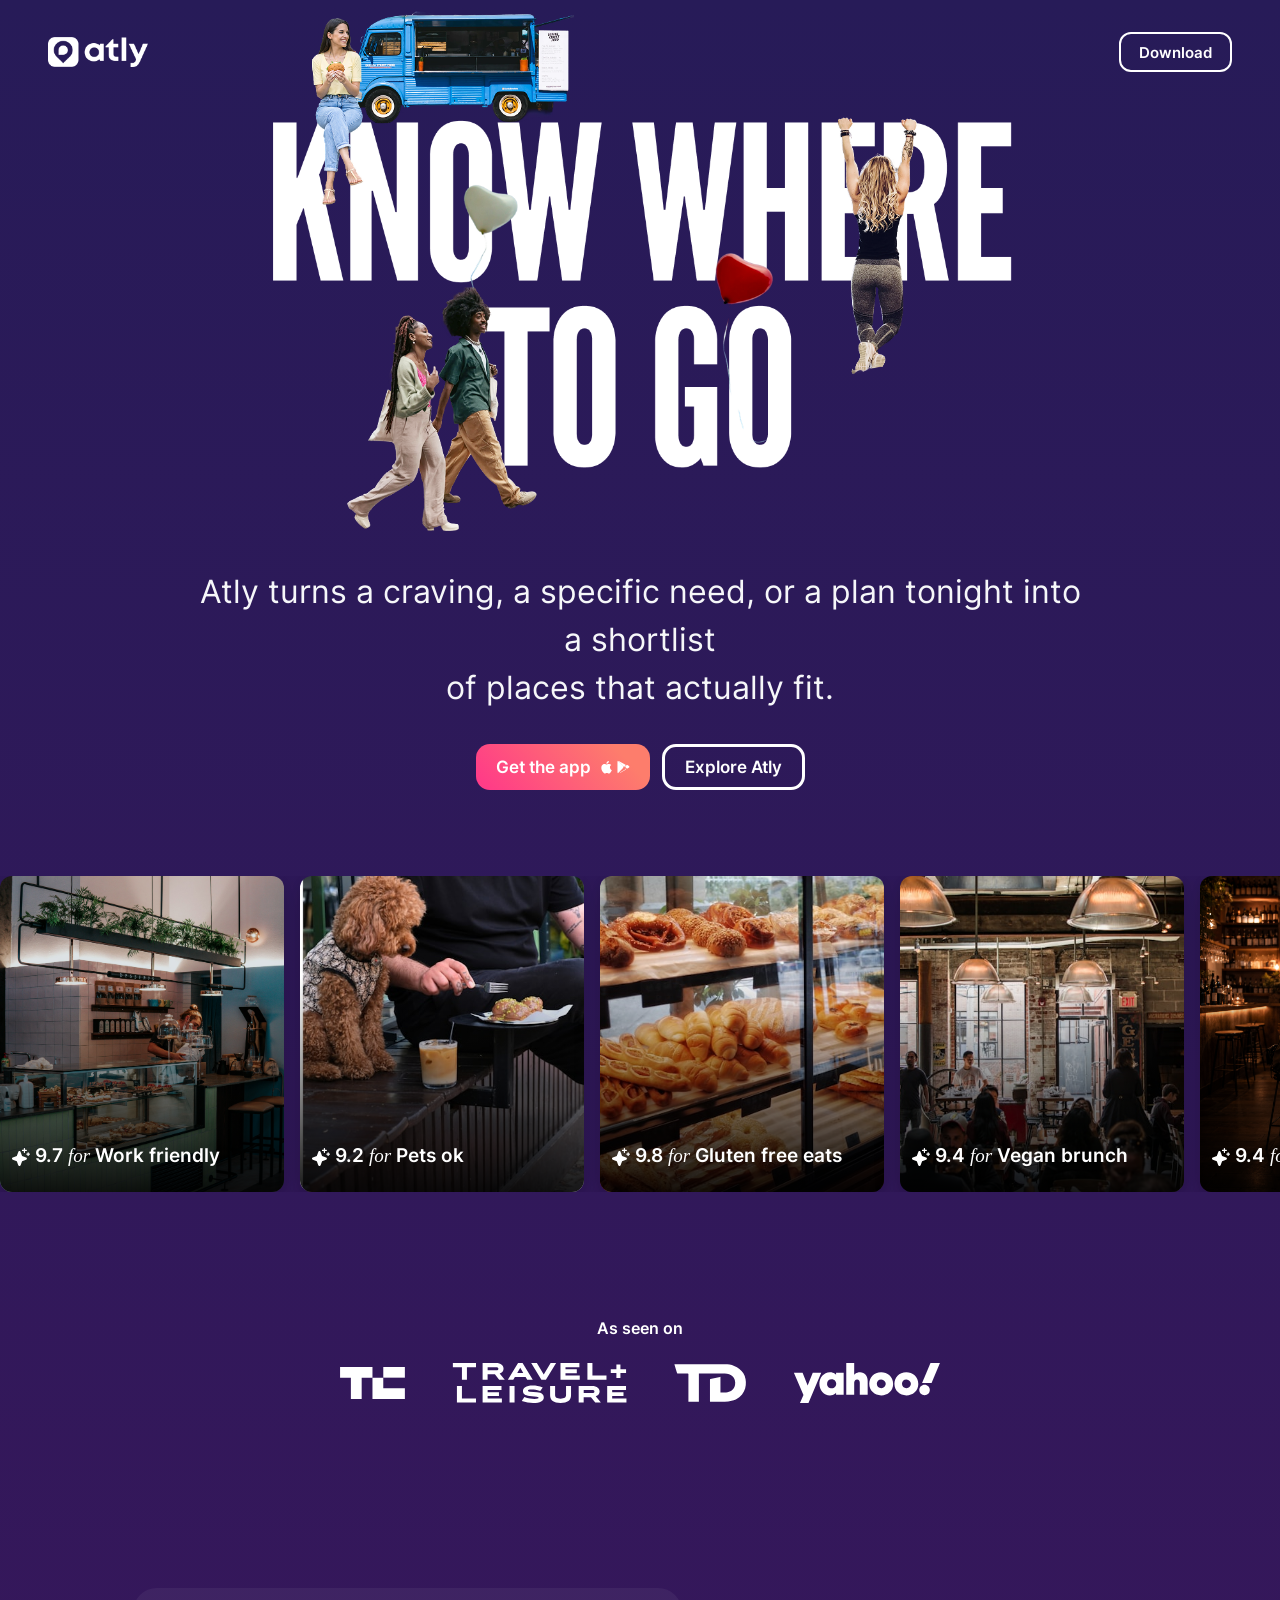
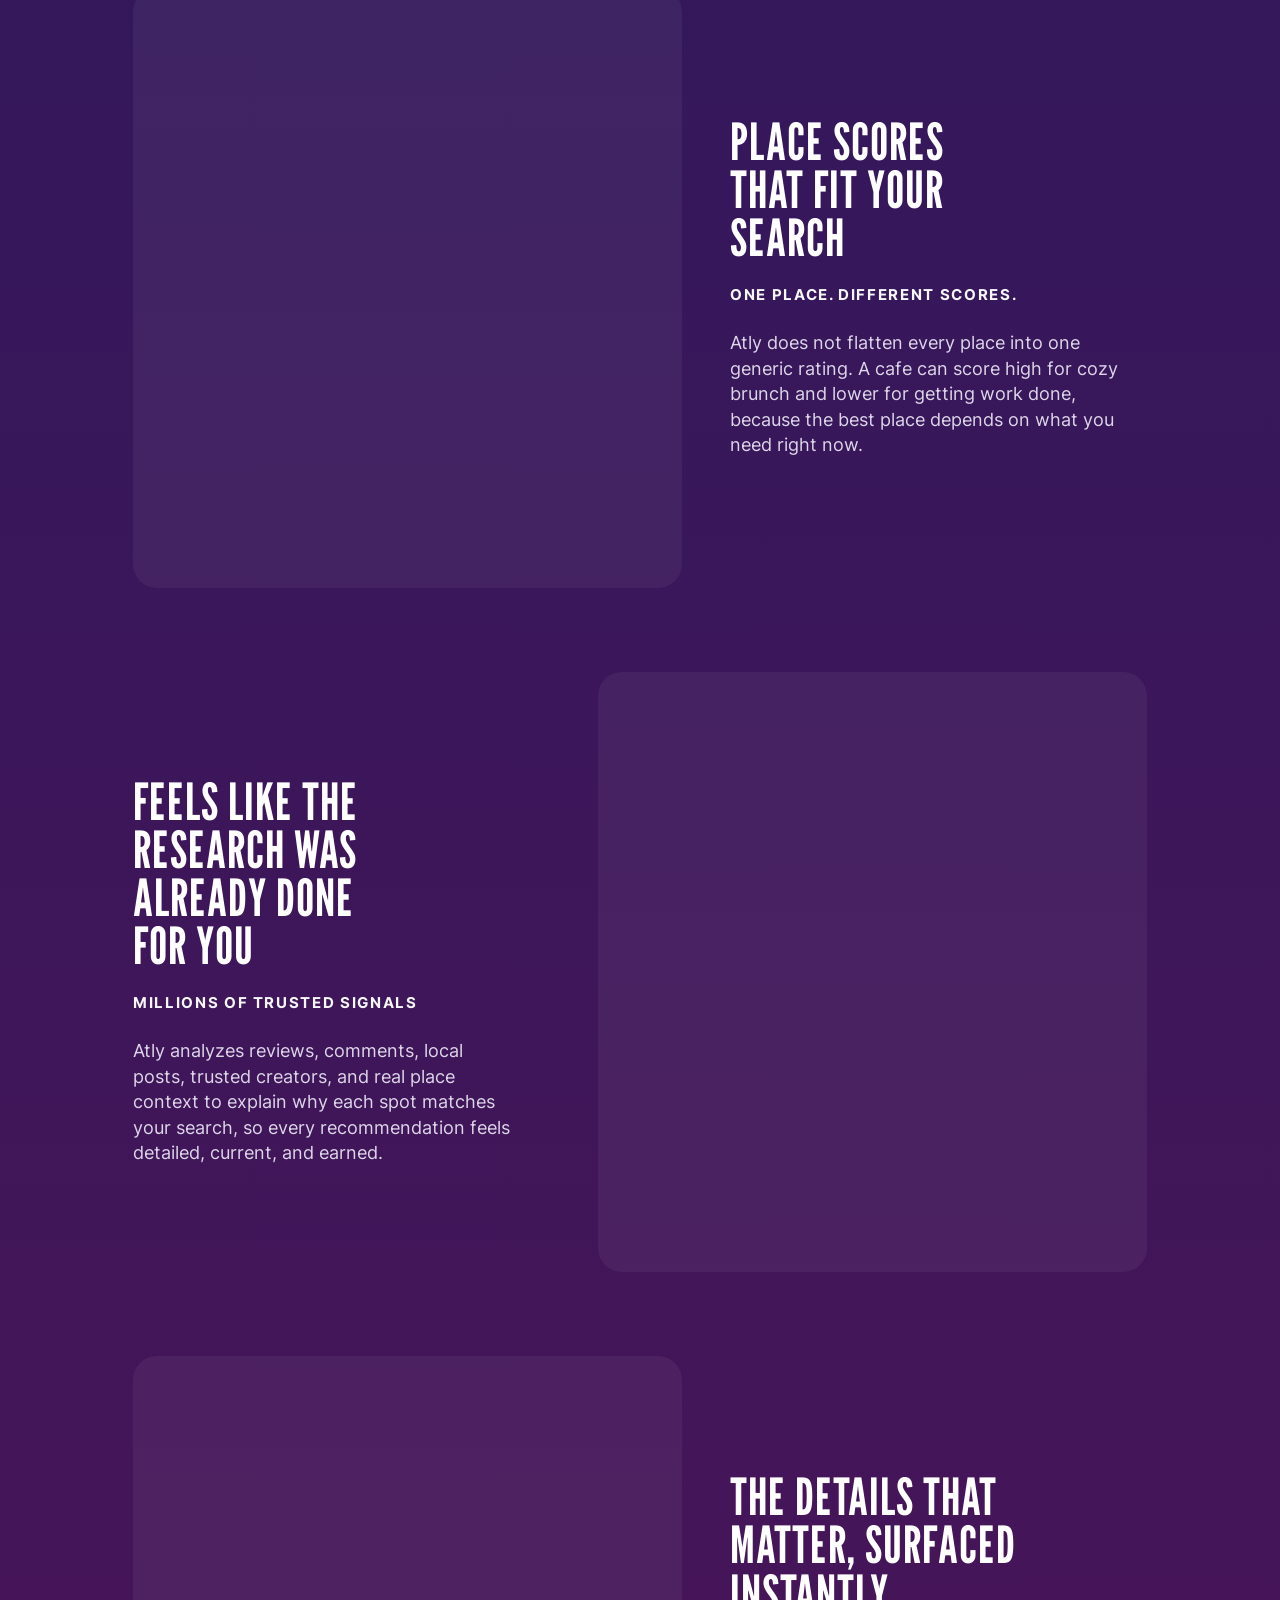
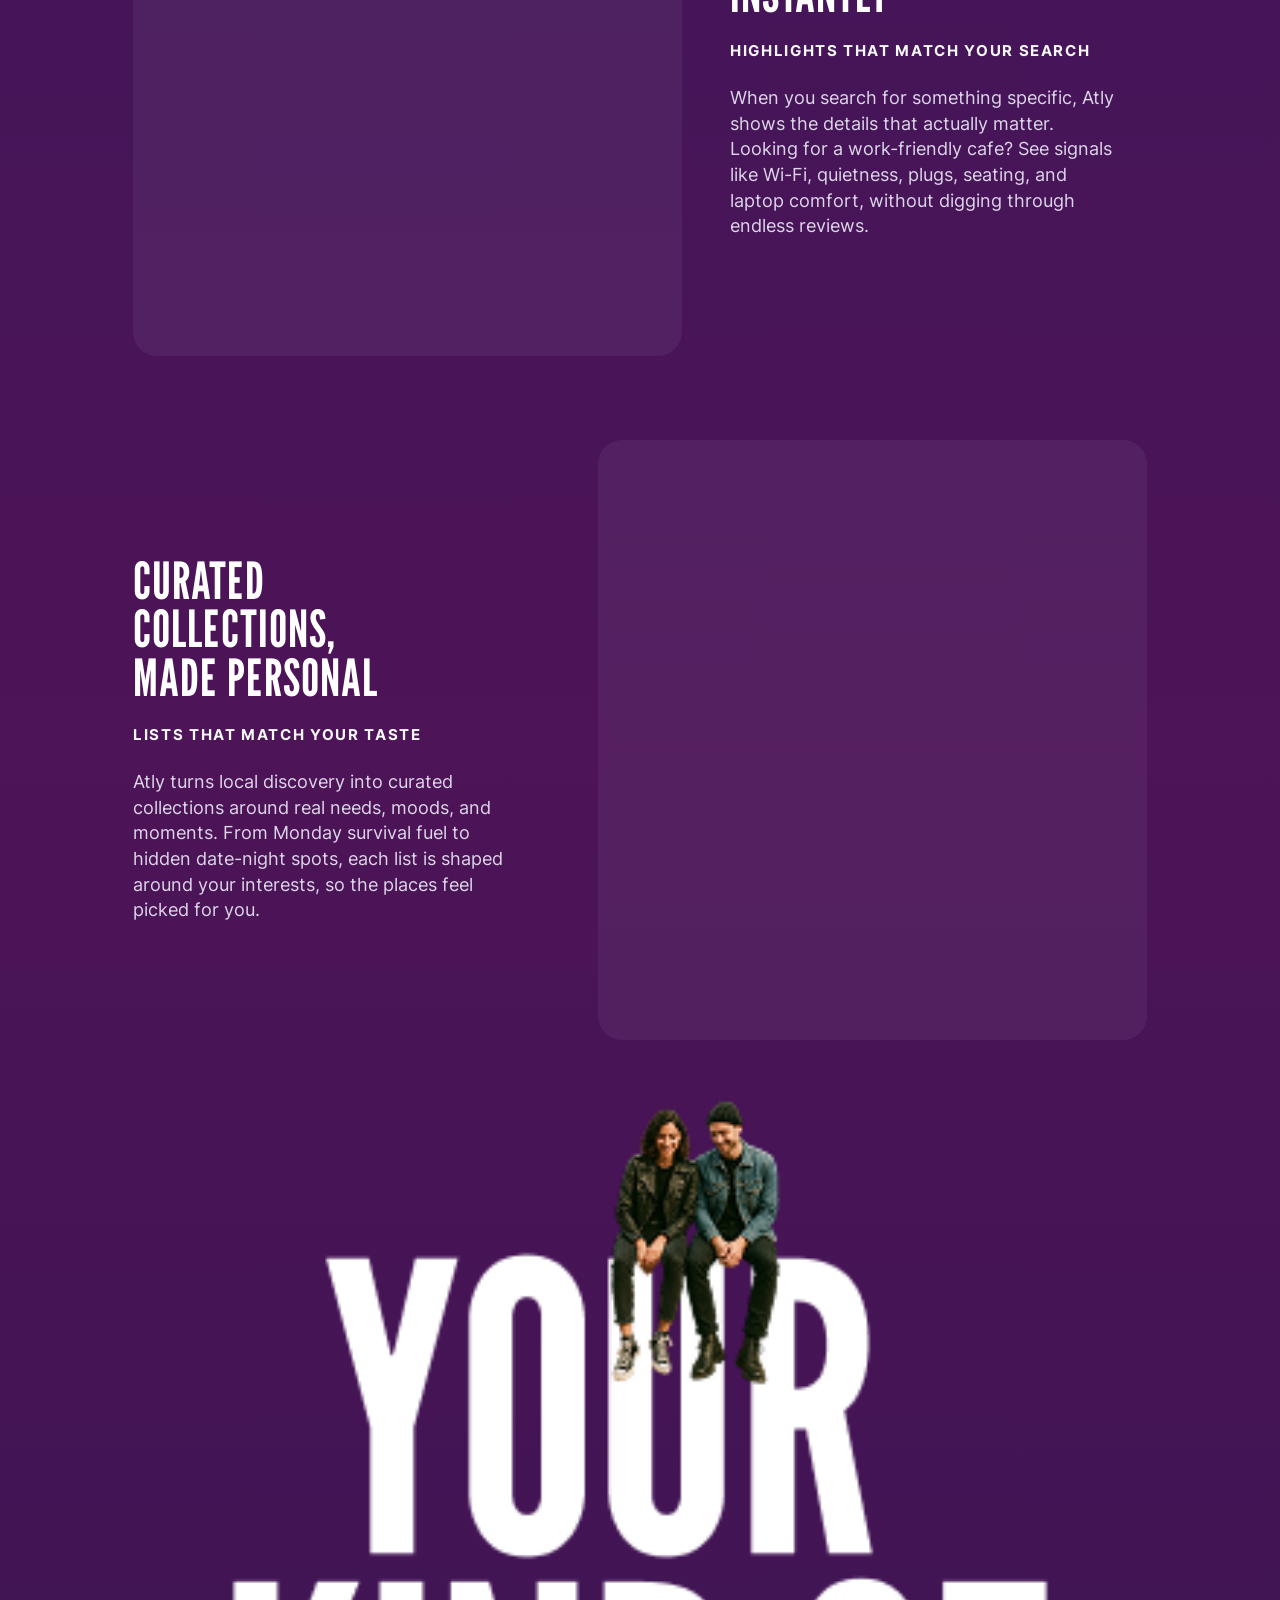
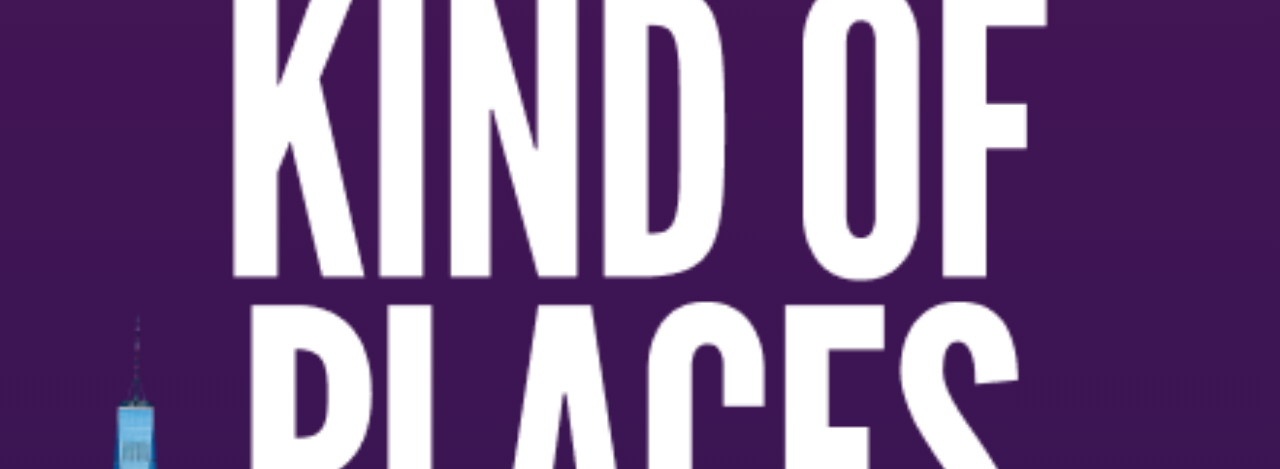
<file: landing.html>
<!DOCTYPE html>
<html lang="en">
<head>
  <meta charset="UTF-8">
  <meta name="viewport" content="width=device-width, initial-scale=1.0">
  <title>Atly | Know where to go</title>
  <meta
    name="description"
    content="Atly turns a craving, a specific need, or a plan tonight into a shortlist of places that actually fit."
  >
  <meta name="theme-color" content="#271b58">
  <meta property="og:title" content="Atly | Know where to go">
  <meta property="og:description" content="Atly turns a craving, a specific need, or a plan tonight into a shortlist of places that actually fit.">
  <meta property="og:type" content="website">
  <link rel="icon" href="assets/app-icon.png">
  <link rel="preconnect" href="https://fonts.googleapis.com">
  <link rel="preconnect" href="https://fonts.gstatic.com" crossorigin>
  <link href="https://fonts.googleapis.com/css2?family=League+Gothic&display=swap" rel="stylesheet">
  <link rel="preload" href="assets/Inter-Regular.ttf" as="font" type="font/ttf" crossorigin>
  <link rel="preload" href="assets/Inter-SemiBold.ttf" as="font" type="font/ttf" crossorigin>
  <link rel="preload" href="assets/Inter-Bold.ttf" as="font" type="font/ttf" crossorigin>
  <link rel="stylesheet" href="styles.css">
</head>
<body>
  <header class="site-header" aria-label="Atly landing page header">
    <a class="brand" href="#top" aria-label="Atly home">
      <img class="brand-wordmark" src="assets/logo-wordmark.png" alt="Atly">
    </a>

    <a class="button button-outline button-header header-download" href="https://apps.apple.com/us/app/atly-know-where-to-go/id1449597018">
      Download
    </a>

    <button class="hamburger" aria-label="Open menu" aria-expanded="false" aria-controls="mobile-menu">
      <svg width="24" height="24" viewBox="0 0 24 24" fill="none">
        <line x1="3" y1="6" x2="21" y2="6" stroke="currentColor" stroke-width="2" stroke-linecap="round"/>
        <line x1="3" y1="12" x2="21" y2="12" stroke="currentColor" stroke-width="2" stroke-linecap="round"/>
        <line x1="3" y1="18" x2="21" y2="18" stroke="currentColor" stroke-width="2" stroke-linecap="round"/>
      </svg>
    </button>

    <nav id="mobile-menu" class="mobile-menu" aria-label="Mobile navigation">
      <button class="mobile-menu__close" aria-label="Close menu">
        <svg width="24" height="24" viewBox="0 0 24 24" fill="none">
          <line x1="6" y1="6" x2="18" y2="18" stroke="currentColor" stroke-width="2" stroke-linecap="round"/>
          <line x1="18" y1="6" x2="6" y2="18" stroke="currentColor" stroke-width="2" stroke-linecap="round"/>
        </svg>
      </button>
      <a href="https://www.atly.com/">Company</a>
      <a href="https://www.atly.com/news">Press</a>
      <a href="https://www.atly.com/blog">Blog</a>
      <a href="https://www.atly.com/careers">Careers</a>
      <a href="#faq">FAQ</a>
      <a href="https://www.atly.com/contact-us">Contact</a>
      <a href="https://www.atly.com/terms-of-use">Terms</a>
    </nav>
  </header>

  <main id="top">
    <section class="hero" aria-labelledby="hero-title">
      <div class="hero__canvas">
        <div class="hero__main">
          <h1 id="hero-title" class="sr-only">Know where to go</h1>
          <div class="hero__heading-wrap" aria-hidden="true">
            <img
              class="hero__heading-image"
              src="assets/final-frame/hero-heading.png"
              alt=""
            >
          </div>

          <p class="hero__copy">
            Atly turns a craving, a specific need,<br class="mobile-break"> or a plan tonight into a shortlist<br> of places that actually fit.
          </p>

          <div class="hero__actions" aria-label="Primary actions">
            <a class="button button-primary" href="https://apps.apple.com/us/app/atly-know-where-to-go/id1449597018">
              <span>Get the app</span>
              <span class="store-icons" aria-hidden="true">
                <svg viewBox="0 0 17 20" role="presentation">
                  <path d="M14.1 10.5c0-2.1 1.8-3.1 1.9-3.2-1-1.5-2.7-1.7-3.3-1.7-1.4-.2-2.7.8-3.4.8-.7 0-1.8-.8-3-.8-1.5 0-2.9.9-3.7 2.2-1.6 2.8-.4 6.9 1.2 9.1.8 1.1 1.7 2.4 2.9 2.3 1.2 0 1.6-.8 3-.8 1.4 0 1.8.8 3 .8 1.2 0 2-1.1 2.8-2.2.9-1.3 1.3-2.6 1.3-2.7-.1 0-2.7-1-2.7-4zM11.8 4.1c.6-.7 1.1-1.8 1-2.8-.9 0-2 .6-2.7 1.3-.6.7-1.1 1.8-1 2.8 1 .1 2-.5 2.7-1.3z" fill="currentColor"/>
                </svg>
                <svg viewBox="0 0 18 20" role="presentation">
                  <path d="M9.4 9.1 1.8 1.2c-.4.3-.7.8-.7 1.5v14.6c0 .7.3 1.2.7 1.5l7.6-7.9zm1.2 1.2 2.6 2.7-9 5.1c.3.2.7.2 1.1 0l8.1-4.6-2.8-3.2zm6.4-2.2-2.4-1.4-2.7 2.9 2.8 2.9 2.3-1.3c.7-.4 1.1-.9 1.1-1.6 0-.6-.4-1.1-1.1-1.5zm-12.8-6 9 5.1-2.6 2.7-7.6-7.8c.4-.3.9-.3 1.2 0z" fill="currentColor"/>
                </svg>
              </span>
            </a>

            <a class="button button-outline" href="https://www.atly.com/">
              Explore Atly
            </a>
          </div>
        </div>

        <div class="spotlight" aria-labelledby="spotlight-title">
        <h2 id="spotlight-title" class="sr-only">Examples of Atly context-based scoring</h2>

        <div class="spotlight__viewport">
          <div class="spotlight__rail" data-hero-rail aria-label="Atly score examples">
            <div class="spotlight__track" data-hero-track>
              <article class="spotlight-card">
                <img src="assets/figma/card-work-friendly.png" alt="Bright cafe interior with airy seating">
                <p class="spotlight-card__score">
                  <img src="assets/figma/icon-sparkle.svg" alt="" aria-hidden="true">
                  <span>9.7 <em>for</em> Work friendly</span>
                </p>
              </article>

              <article class="spotlight-card">
                <img src="assets/figma/card-pets-ok.png" alt="Curly dog near a coffee counter">
                <p class="spotlight-card__score">
                  <img src="assets/figma/icon-sparkle.svg" alt="" aria-hidden="true">
                  <span>9.2 <em>for</em> Pets ok</span>
                </p>
              </article>

              <article class="spotlight-card">
                <img src="assets/figma/card-gluten-free.png" alt="Pastries displayed behind glass">
                <p class="spotlight-card__score">
                  <img src="assets/figma/icon-sparkle.svg" alt="" aria-hidden="true">
                  <span>9.8 <em>for</em> Gluten free eats</span>
                </p>
              </article>

              <article class="spotlight-card">
                <img src="assets/figma/card-vegan-brunch.png" alt="Cafe dining room with tall windows">
                <p class="spotlight-card__score">
                  <img src="assets/figma/icon-sparkle.svg" alt="" aria-hidden="true">
                  <span>9.4 <em>for</em> Vegan brunch</span>
                </p>
              </article>

              <article class="spotlight-card">
                <img src="assets/figma/card-date-night.png" alt="Moody restaurant with a couple at dinner">
                <p class="spotlight-card__score">
                  <img src="assets/figma/icon-sparkle.svg" alt="" aria-hidden="true">
                  <span>9.4 <em>for</em> Date night</span>
                </p>
              </article>
            </div>
          </div>
        </div>
        </div>

      </div>
    </section>

    <div class="press-strip" aria-label="Press mentions">
      <p>As seen on</p>
      <img src="assets/figma/logo-strip.svg" alt="TC, Travel + Leisure, TD, and Yahoo">
    </div>

    <section class="feature feature-score" aria-labelledby="feature-score-title">
      <div class="feature__visual">
        <div class="feature__visual-placeholder"></div>
      </div>

      <div class="feature__copy feature__copy--score">
        <h2 id="feature-score-title" class="fade-in-up">
          <span>Place scores</span>
          <span>that fit your</span>
          <span>search</span>
        </h2>
        <p class="feature__support fade-in-up">One place. Different scores.</p>
        <p class="fade-in-up">
          Atly does not flatten every place into one generic rating. A cafe can score high for cozy brunch and lower for getting work done, because the best place depends on what you need right now.
        </p>
      </div>
    </section>

    <section class="feature feature-signals" aria-labelledby="feature-signals-title">
      <div class="feature__visual">
        <div class="feature__visual-placeholder"></div>
      </div>

      <div class="feature__copy feature__copy--signals">
        <h2 id="feature-signals-title" class="fade-in-up">
          <span>Feels like the</span>
          <span>research was</span>
          <span>already done</span>
          <span>for you</span>
        </h2>
        <p class="feature__support fade-in-up">Millions of trusted signals</p>
        <p class="fade-in-up">
          Atly analyzes reviews, comments, local posts, trusted creators, and real place context to explain why each spot matches your search, so every recommendation feels detailed, current, and earned.
        </p>
      </div>
    </section>

    <section class="feature feature-highlights" aria-labelledby="feature-highlights-title">
      <div class="feature__visual">
        <div class="feature__visual-placeholder"></div>
      </div>

      <div class="feature__copy feature__copy--highlights">
        <h2 id="feature-highlights-title" class="fade-in-up">
          <span>The details that</span>
          <span>matter, surfaced</span>
          <span>instantly</span>
        </h2>
        <p class="feature__support fade-in-up">Highlights that match your search</p>
        <p class="fade-in-up">
          When you search for something specific, Atly shows the details that actually matter. Looking for a work-friendly cafe? See signals like Wi-Fi, quietness, plugs, seating, and laptop comfort, without digging through endless reviews.
        </p>
      </div>
    </section>

    <section class="feature feature-collections" aria-labelledby="feature-collections-title">
      <div class="feature__visual">
        <div class="feature__visual-placeholder"></div>
      </div>

      <div class="feature__copy feature__copy--collections">
        <h2 id="feature-collections-title" class="fade-in-up">
          <span>Curated</span>
          <span>collections,</span>
          <span>made personal</span>
        </h2>
        <p class="feature__support fade-in-up">Lists that match your taste</p>
        <p class="fade-in-up">
          Atly turns local discovery into curated collections around real needs, moods, and moments. From Monday survival fuel to hidden date-night spots, each list is shaped around your interests, so the places feel picked for you.
        </p>
      </div>
    </section>

    <section class="closing" aria-labelledby="closing-title">
      <h2 id="closing-title" class="sr-only">Your kind of places</h2>
      <picture>
        <source media="(max-width: 720px)" srcset="assets/Mobileimagebottom.png">
        <img
          class="closing__collage"
          src="assets/Bottom-image.png"
          alt="Collage of city scenes, street food, and people exploring places"
        >
      </picture>

      <footer class="site-footer">
        <div class="footer__cta" aria-label="Closing actions">
          <a class="button button-primary" href="https://apps.apple.com/us/app/atly-know-where-to-go/id1449597018">
            <span>Get the app</span>
            <span class="store-icons" aria-hidden="true">
              <svg viewBox="0 0 17 20" role="presentation">
                <path d="M14.1 10.5c0-2.1 1.8-3.1 1.9-3.2-1-1.5-2.7-1.7-3.3-1.7-1.4-.2-2.7.8-3.4.8-.7 0-1.8-.8-3-.8-1.5 0-2.9.9-3.7 2.2-1.6 2.8-.4 6.9 1.2 9.1.8 1.1 1.7 2.4 2.9 2.3 1.2 0 1.6-.8 3-.8 1.4 0 1.8.8 3 .8 1.2 0 2-1.1 2.8-2.2.9-1.3 1.3-2.6 1.3-2.7-.1 0-2.7-1-2.7-4zM11.8 4.1c.6-.7 1.1-1.8 1-2.8-.9 0-2 .6-2.7 1.3-.6.7-1.1 1.8-1 2.8 1 .1 2-.5 2.7-1.3z" fill="currentColor"/>
              </svg>
              <svg viewBox="0 0 18 20" role="presentation">
                <path d="M9.4 9.1 1.8 1.2c-.4.3-.7.8-.7 1.5v14.6c0 .7.3 1.2.7 1.5l7.6-7.9zm1.2 1.2 2.6 2.7-9 5.1c.3.2.7.2 1.1 0l8.1-4.6-2.8-3.2zm6.4-2.2-2.4-1.4-2.7 2.9 2.8 2.9 2.3-1.3c.7-.4 1.1-.9 1.1-1.6 0-.6-.4-1.1-1.1-1.5zm-12.8-6 9 5.1-2.6 2.7-7.6-7.8c.4-.3.9-.3 1.2 0z" fill="currentColor"/>
              </svg>
            </span>
          </a>

          <a class="button button-outline" href="https://www.atly.com/">
            Explore Atly
          </a>
        </div>

        <nav class="footer-links" aria-label="Footer">
          <a href="https://www.atly.com/">Company</a>
          <a href="https://www.atly.com/news">Press</a>
          <a href="https://www.atly.com/blog">Blog</a>
          <a href="https://www.atly.com/careers">Careers</a>
          <a href="#faq">FAQ</a>
          <a href="https://www.atly.com/contact-us">Contact</a>
          <a href="https://www.atly.com/terms-of-use">Terms</a>
        </nav>

        <div class="footer-social" aria-label="Social links">
          <a href="https://www.instagram.com/atly/" aria-label="Atly on Instagram">
            <svg viewBox="0 0 24 24" role="presentation">
              <path d="M7.5 2h9A5.5 5.5 0 0 1 22 7.5v9a5.5 5.5 0 0 1-5.5 5.5h-9A5.5 5.5 0 0 1 2 16.5v-9A5.5 5.5 0 0 1 7.5 2Zm0 1.8A3.7 3.7 0 0 0 3.8 7.5v9a3.7 3.7 0 0 0 3.7 3.7h9a3.7 3.7 0 0 0 3.7-3.7v-9a3.7 3.7 0 0 0-3.7-3.7Zm9.8 1.5a1.1 1.1 0 1 1 0 2.2 1.1 1.1 0 0 1 0-2.2ZM12 6.5A5.5 5.5 0 1 1 6.5 12 5.5 5.5 0 0 1 12 6.5Zm0 1.8A3.7 3.7 0 1 0 15.7 12 3.7 3.7 0 0 0 12 8.3Z" fill="currentColor"/>
            </svg>
          </a>
          <a href="https://www.tiktok.com/@atlyofficial" aria-label="Atly on TikTok">
            <svg viewBox="0 0 24 24" role="presentation">
              <path d="M14.8 2c.4 2.2 1.7 3.8 3.9 4.5v2.8a7.5 7.5 0 0 1-3.8-1.1v6.9A5.9 5.9 0 1 1 9 9.2v2.9a3.2 3.2 0 1 0 3.2 3.2V2h2.6Z" fill="currentColor"/>
            </svg>
          </a>
          <a href="https://www.facebook.com/atlyofficial" aria-label="Atly on Facebook">
            <svg viewBox="0 0 24 24" role="presentation">
              <path d="M13.7 22v-8.3H17l.5-3.6h-3.8V7.8c0-1 .3-1.8 1.8-1.8H17V2.7c-.3 0-1.4-.1-2.7-.1-2.6 0-4.4 1.6-4.4 4.6v2.9H7v3.6h2.9V22h3.8Z" fill="currentColor"/>
            </svg>
          </a>
        </div>
      </footer>
    </section>
  </main>

  <script src="script.js"></script>
</body>
</html>
</file>
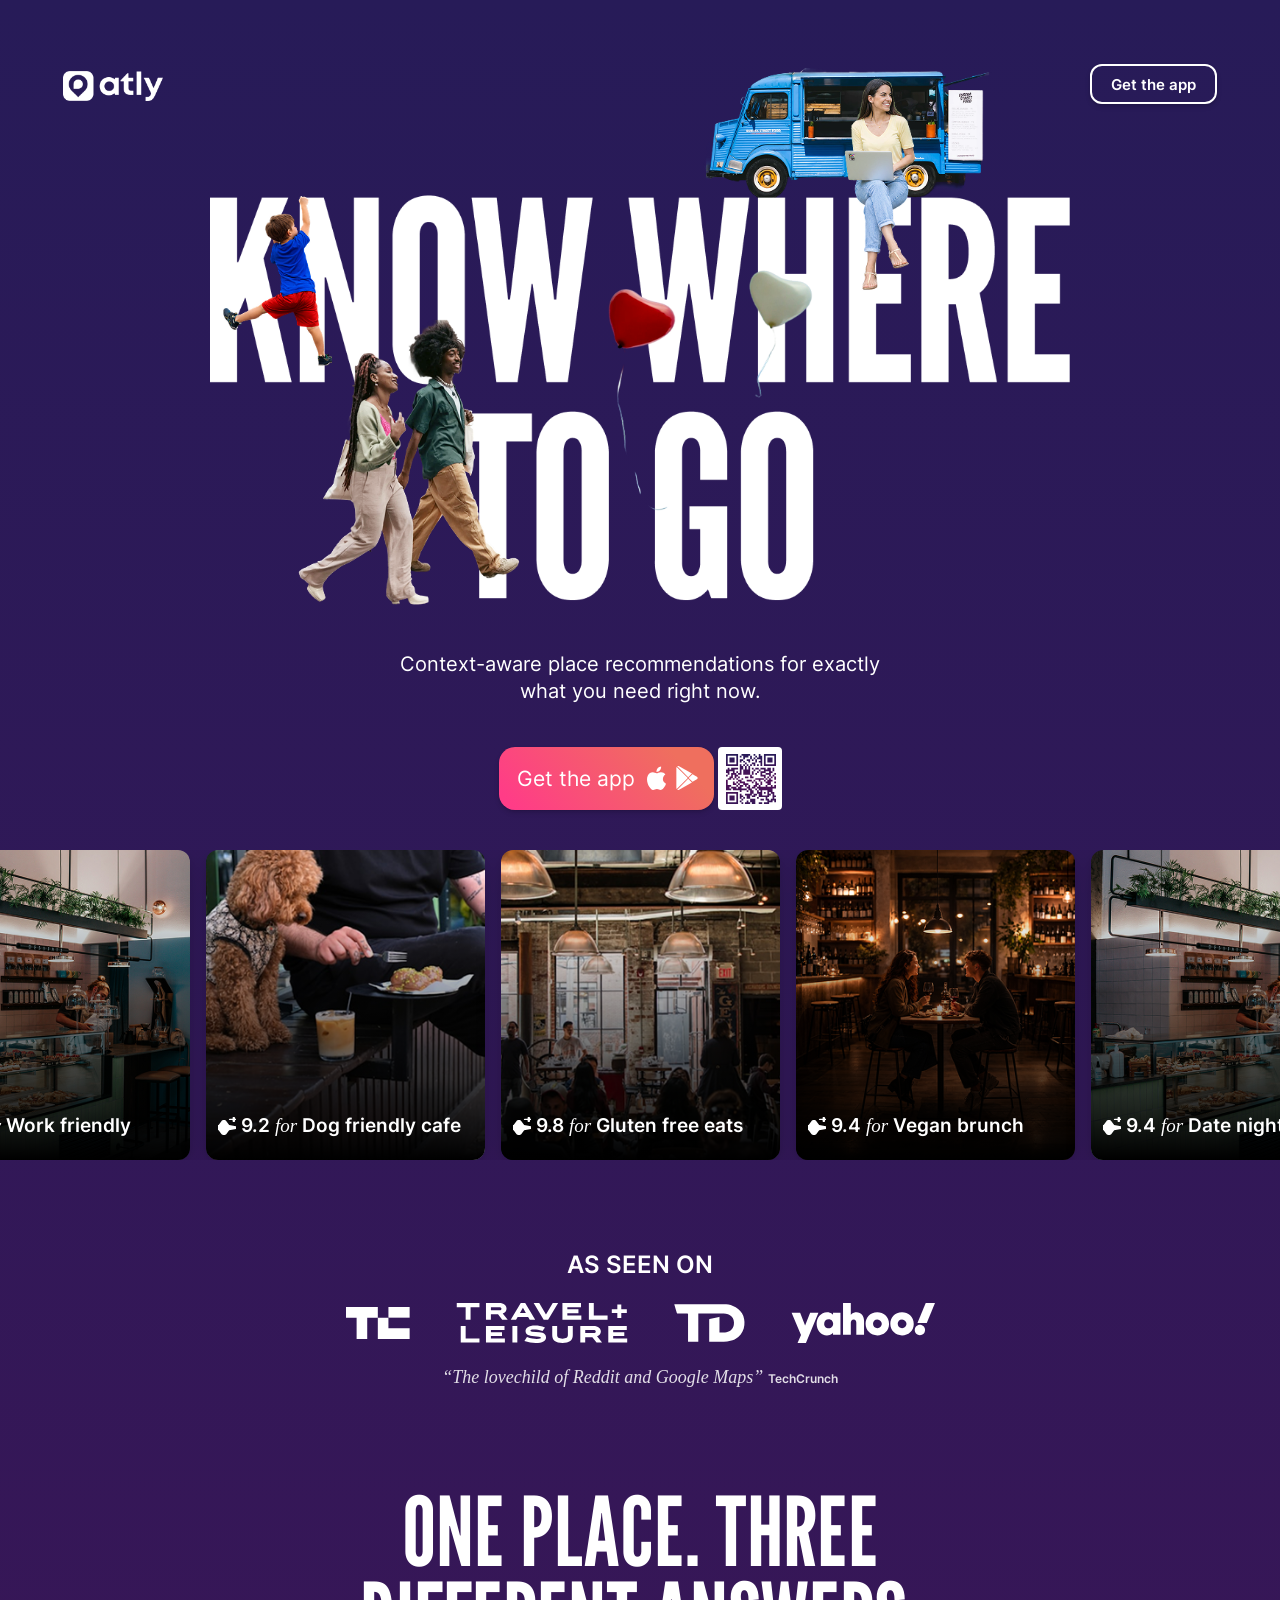
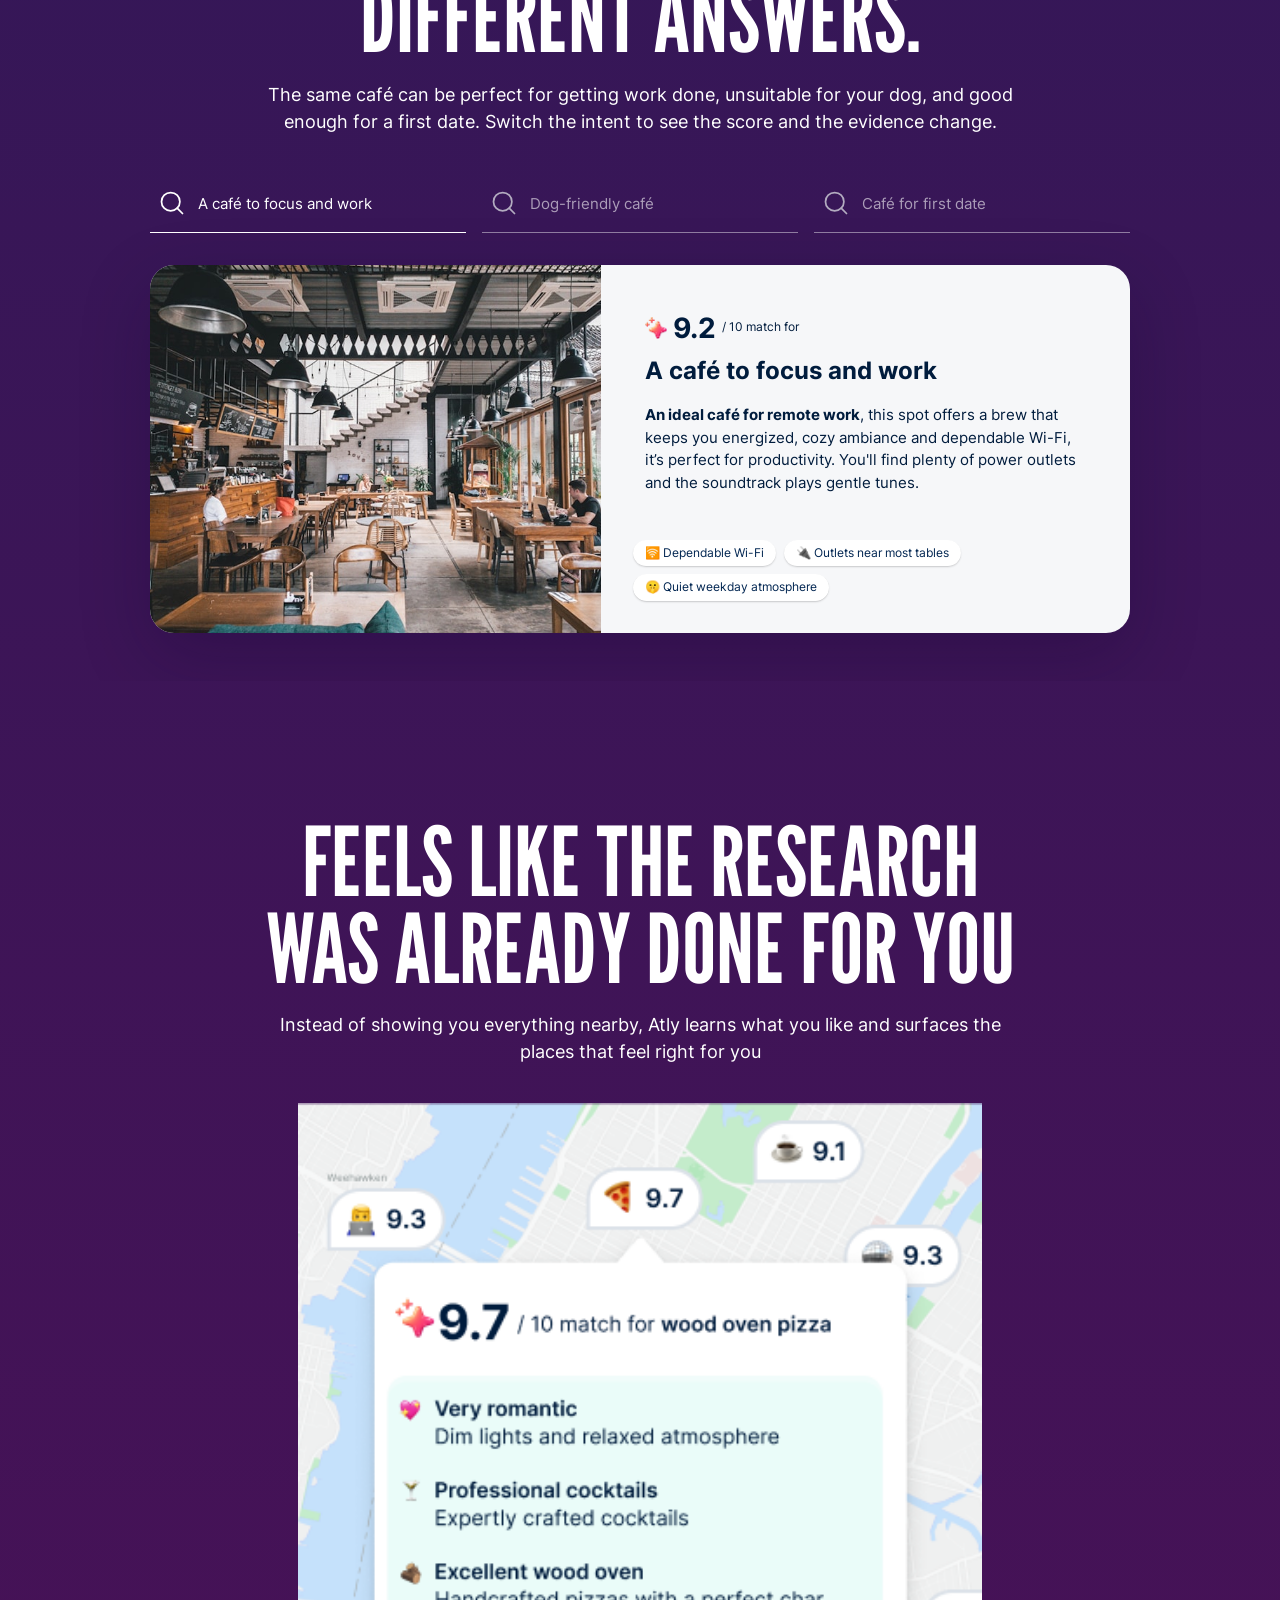
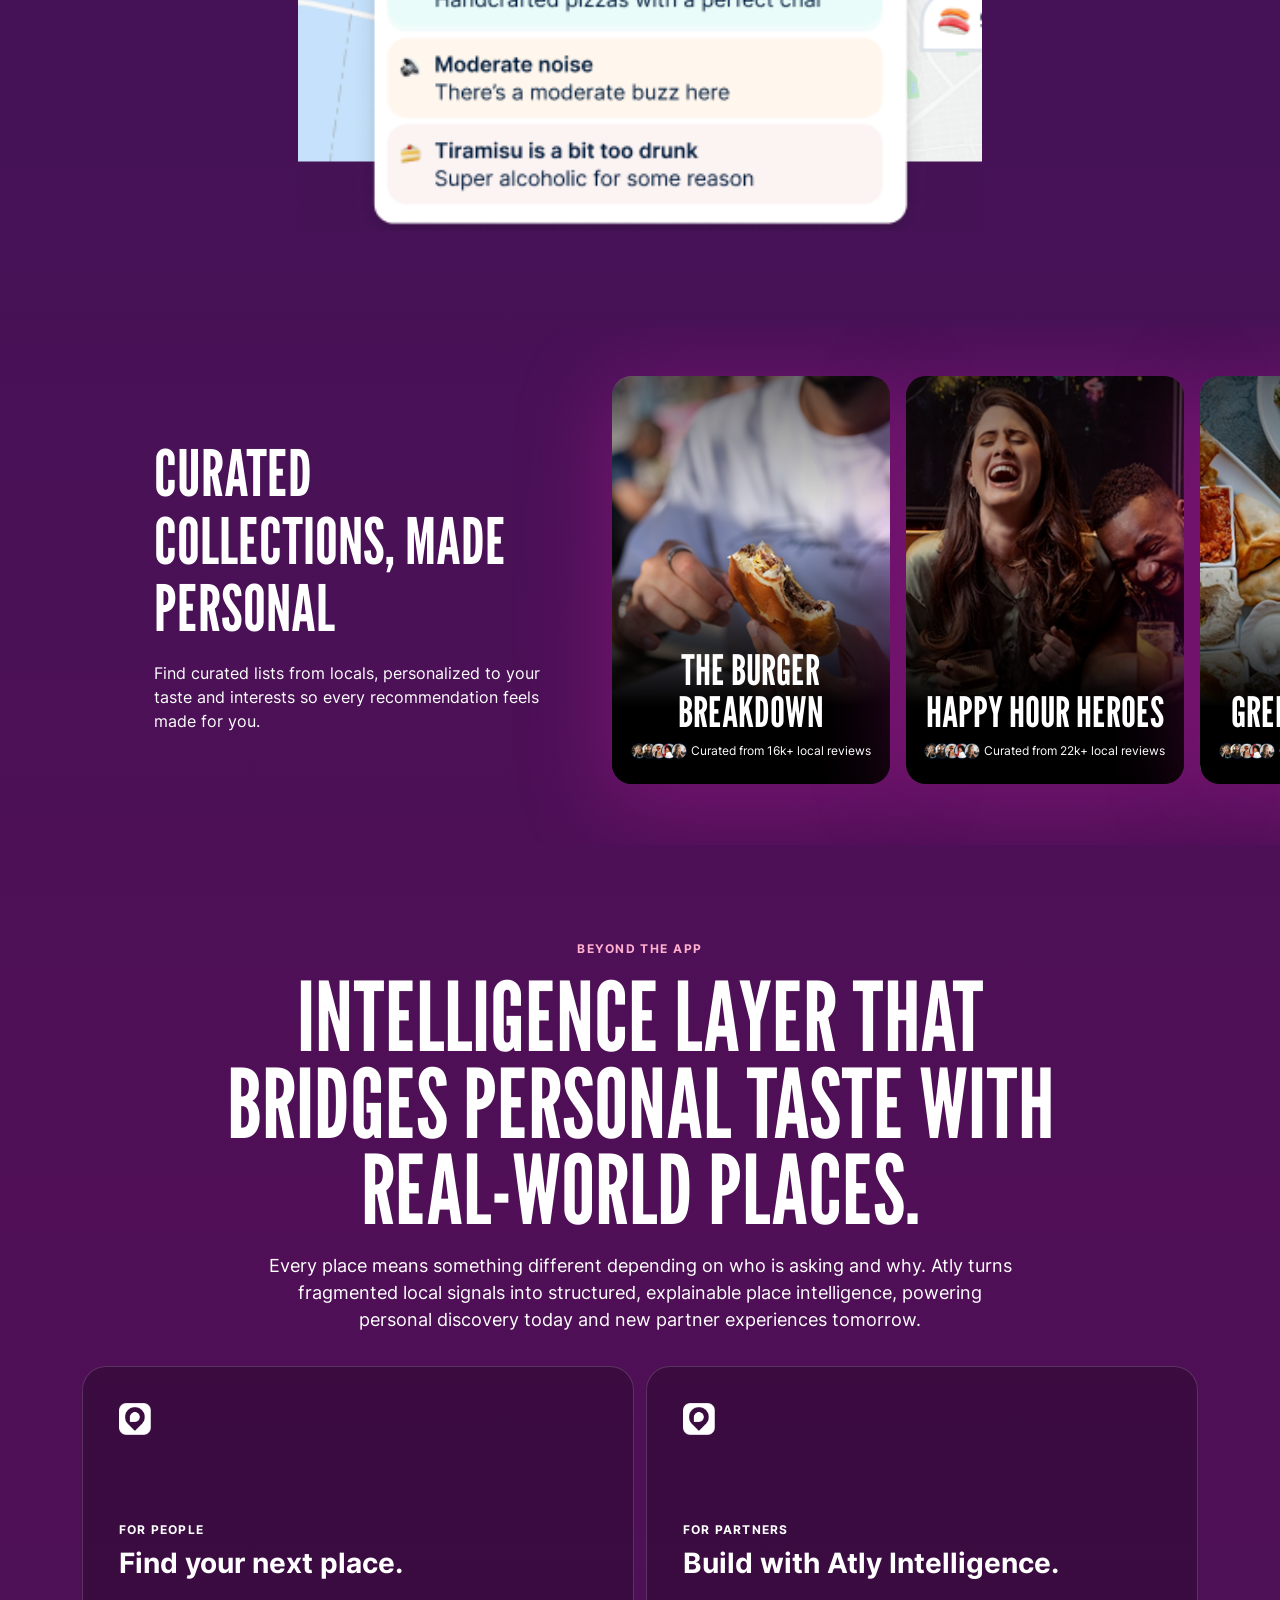
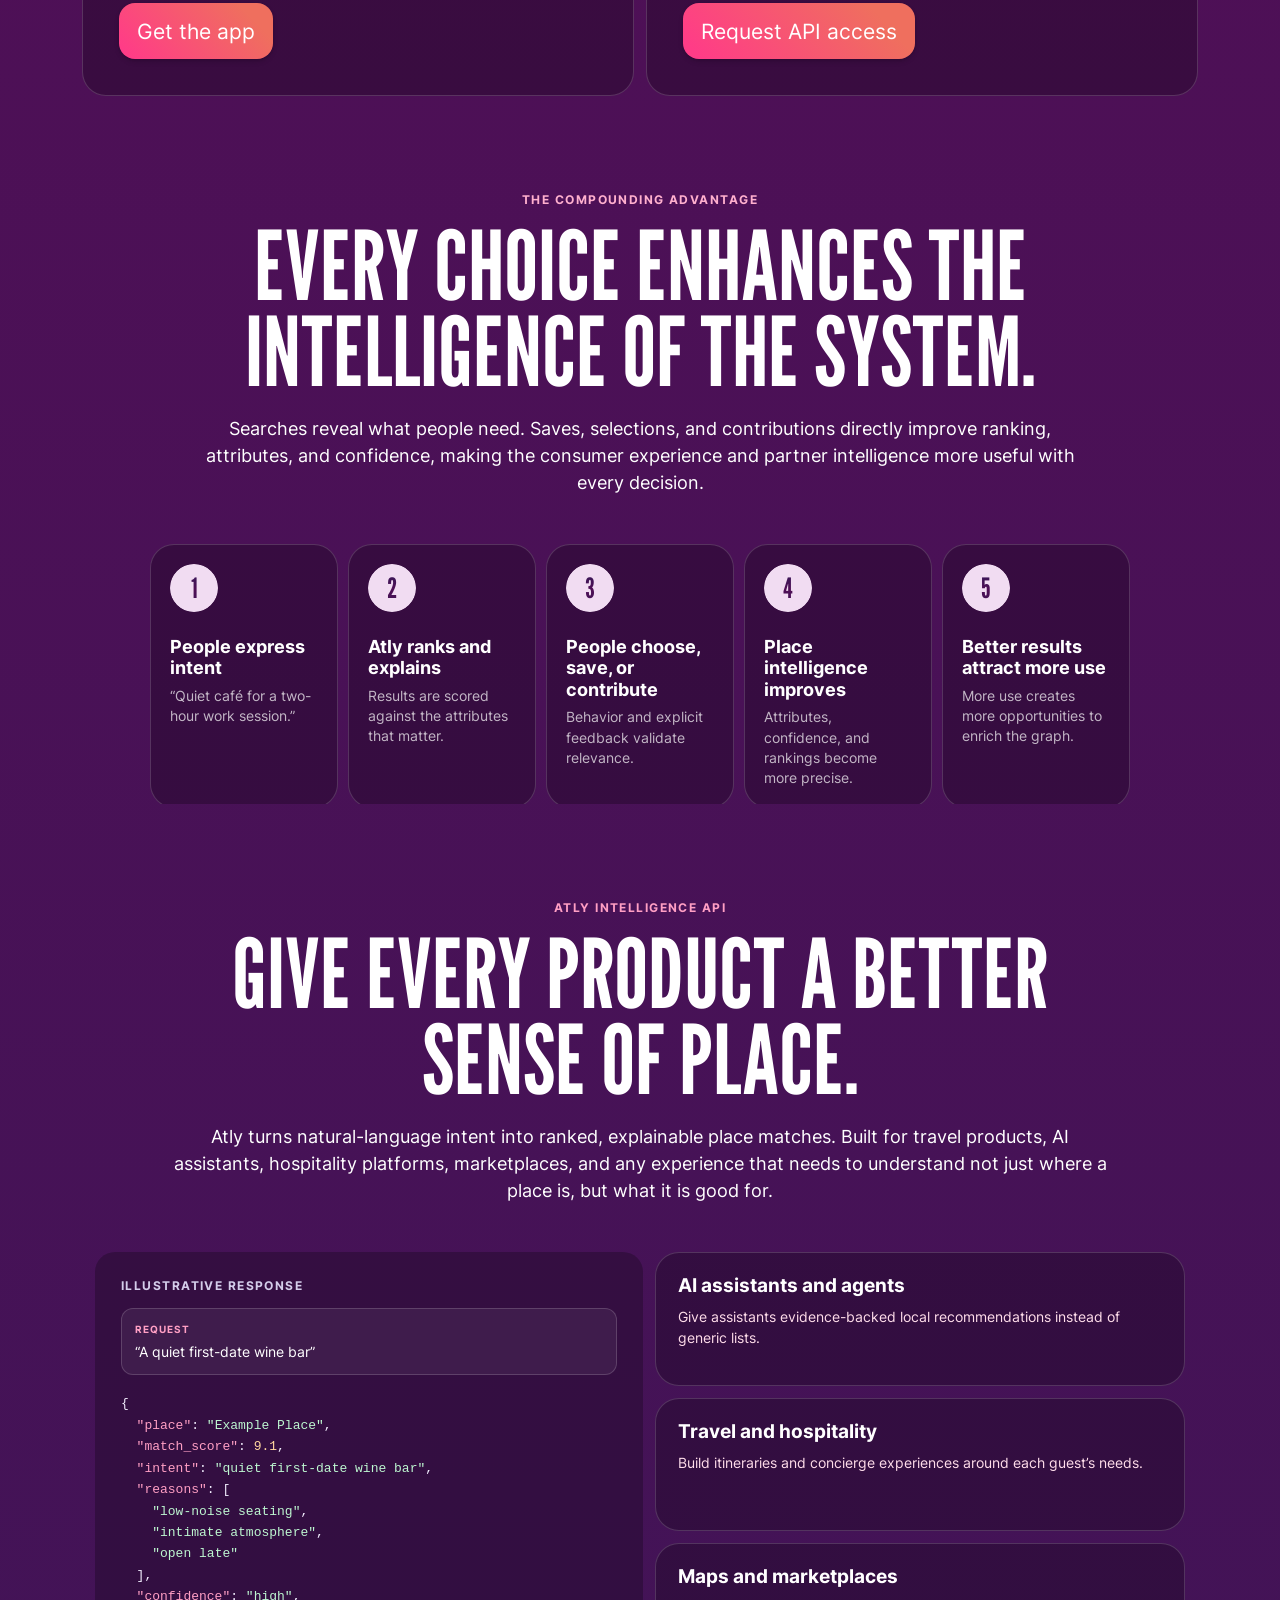
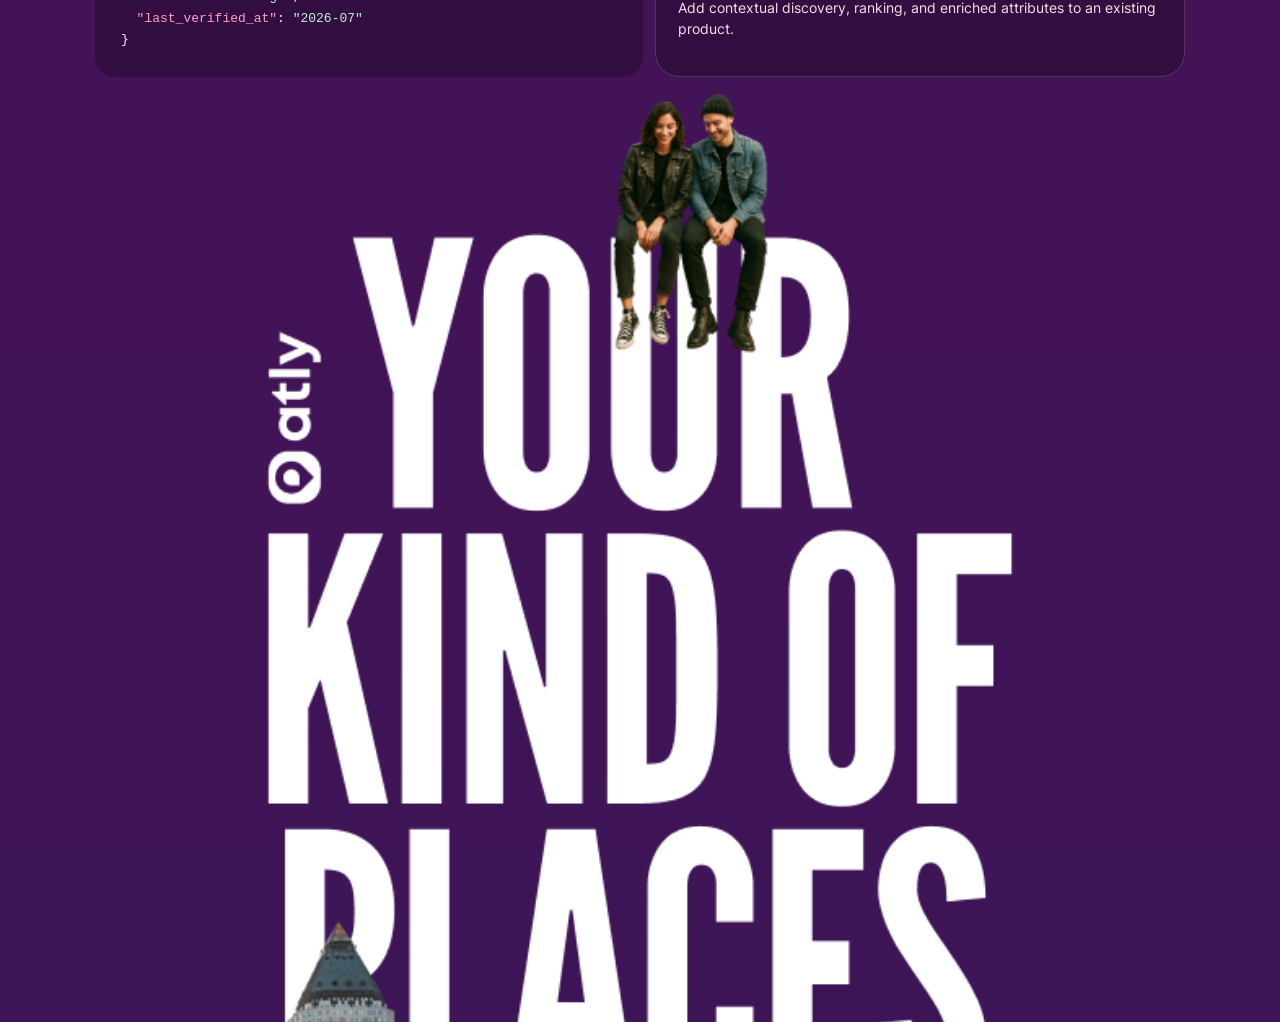
<file: marketing-site/landing-2026.html>
<!DOCTYPE html>
<html lang="en">
<head>
  <meta charset="UTF-8">
  <meta name="viewport" content="width=device-width, initial-scale=1.0">
  <title>Atly | Know where to go</title>
  <meta
    name="description"
    content="Atly learns what you like and surfaces the places around you that feel right for your taste and your plans."
  >
  <meta name="theme-color" content="#271b58">
  <meta property="og:title" content="Atly | Know where to go">
  <meta property="og:description" content="Personalized place recommendations for exactly what you need right now.">
  <meta property="og:type" content="website">
  <meta property="og:url" content="https://lironross.github.io/Design/marketing-site/landing-2026.html">
  <meta property="og:image" content="https://atly-know-where-to-go.lironcodex.chatgpt.site/marketing-site/assets/og-intelligence.jpg">
  <meta property="og:image:width" content="1200">
  <meta property="og:image:height" content="630">
  <meta property="og:image:alt" content="Atly | Know where to go">
  <meta name="twitter:card" content="summary_large_image">
  <meta name="twitter:image" content="https://atly-know-where-to-go.lironcodex.chatgpt.site/marketing-site/assets/og-intelligence.jpg">
  <link rel="canonical" href="https://lironross.github.io/Design/marketing-site/landing-2026.html">
  <link rel="icon" href="assets/app-icon.png">
  <link rel="preload" href="assets/Inter-Regular.ttf" as="font" type="font/ttf" crossorigin>
  <link rel="preload" href="assets/Inter-SemiBold.ttf" as="font" type="font/ttf" crossorigin>
  <link rel="preload" href="assets/Inter-Bold.ttf" as="font" type="font/ttf" crossorigin>
  <link rel="preload" href="assets/LeagueGothic-Regular.ttf" as="font" type="font/ttf" crossorigin>
  <link rel="stylesheet" href="styles.css">
  <style>
    @font-face {
      font-family: "League Gothic Local";
      src: url("assets/LeagueGothic-Regular.ttf") format("truetype");
      font-weight: 400;
      font-display: swap;
    }

    body.landing-codex-2026 {
      min-width: 320px;
      color: #ffffff;
      background:
        linear-gradient(
          180deg,
          #271b58 0%,
          #500f56 53.25%,
          #361757 102.79%,
          #1a1f58 156%
        );
    }

    body.landing-codex-2026::before {
      display: none;
    }

    .landing-codex-2026 main {
      display: block;
      padding: 0;
    }

    .landing-codex-2026 .site-header {
      position: absolute;
      top: 64px;
      left: 0;
      right: 0;
      z-index: 20;
      display: flex;
      align-items: flex-start;
      justify-content: space-between;
      width: 100%;
      max-width: none;
      margin: 0;
      padding: 0 63px;
      pointer-events: none;
    }

    .landing-codex-2026 .brand,
    .landing-codex-2026 .header-download,
    .landing-codex-2026 .hamburger {
      pointer-events: auto;
    }

    .landing-codex-2026 .brand {
      display: inline-flex;
      align-items: center;
      min-height: 44px;
    }

    .landing-codex-2026 .brand-wordmark {
      width: 100px;
      height: auto;
    }

    .landing-codex-2026 .header-download {
      min-width: 127px;
      min-height: 40px;
      padding: 0 18px;
      border: 2px solid #ffffff;
      border-radius: 12px;
      background: transparent;
      color: #ffffff;
      font-size: 15px;
      font-weight: 600;
      line-height: 1;
      text-transform: none;
    }

    .landing-codex-2026 .hamburger {
      display: none;
      align-items: center;
      justify-content: center;
      width: 44px;
      height: 44px;
      padding: 0;
      border: 0;
      background: transparent;
      color: #ffffff;
      cursor: pointer;
    }

    .landing-codex-2026 .hamburger img {
      width: 32px;
      height: 32px;
    }

    .landing-codex-2026 .mobile-menu {
      position: fixed;
      inset: 0;
      z-index: 100;
      display: flex;
      flex-direction: column;
      align-items: center;
      justify-content: center;
      gap: 26px;
      padding: 40px;
      background: #271b58;
      opacity: 0;
      pointer-events: auto;
      visibility: hidden;
      transition:
        opacity 220ms cubic-bezier(0.23, 1, 0.32, 1),
        visibility 220ms cubic-bezier(0.23, 1, 0.32, 1);
    }

    .landing-codex-2026 .mobile-menu.is-open {
      opacity: 1;
      visibility: visible;
    }

    .landing-codex-2026 .mobile-menu__close {
      position: absolute;
      top: 24px;
      right: 22px;
      display: flex;
      align-items: center;
      justify-content: center;
      width: 44px;
      height: 44px;
      border: 0;
      background: transparent;
      color: #ffffff;
      cursor: pointer;
    }

    .landing-codex-2026 .mobile-menu__close::before,
    .landing-codex-2026 .mobile-menu__close::after {
      position: absolute;
      width: 24px;
      height: 2px;
      border-radius: 999px;
      background: currentColor;
      content: "";
    }

    .landing-codex-2026 .mobile-menu__close::before {
      transform: rotate(45deg);
    }

    .landing-codex-2026 .mobile-menu__close::after {
      transform: rotate(-45deg);
    }

    .landing-codex-2026 .mobile-menu a {
      min-height: 44px;
      color: #ffffff;
      font-size: 20px;
      font-weight: 600;
      line-height: 2.2;
    }

    .lp-button {
      display: inline-flex;
      align-items: center;
      justify-content: center;
      gap: 12px;
      min-height: 63px;
      padding: 0 18px;
      border: 0;
      border-radius: 16px;
      color: #ffffff;
      background: linear-gradient(47.377deg, #ff3c87 6.381%, #ef6f5e 83.25%);
      box-shadow:
        0 1px 2px rgba(0, 0, 0, 0.1),
        0 3px 5px rgba(0, 0, 0, 0.13);
      font-size: 21px;
      font-weight: 500;
      line-height: 1;
      white-space: nowrap;
      transition: transform 160ms cubic-bezier(0.23, 1, 0.32, 1);
    }

    @media (hover: hover) and (pointer: fine) {
      .lp-button:hover {
        transform: translateY(-2px);
      }
    }

    .lp-button:active {
      transform: scale(0.97);
    }

    .lp-button:focus-visible,
    .landing-codex-2026 a:focus-visible,
    .landing-codex-2026 button:focus-visible {
      outline: 2px solid #ffffff;
      outline-offset: 4px;
    }

    .lp-button__icons {
      display: inline-flex;
      align-items: center;
      gap: 12px;
    }

    .lp-button__icons img:first-child {
      width: 19px;
      height: 24px;
    }

    .lp-button__icons img:last-child {
      width: 18px;
      height: 20px;
      transform: scaleX(1.2) scaleY(-1.2);
    }

    .lp-hero {
      position: relative;
      height: 774px;
      padding-top: 43px;
      overflow: hidden;
    }

    .lp-hero__art {
      position: relative;
      z-index: 1;
      width: min(860px, calc(100vw - 192px));
      max-width: none;
      margin: 0 auto;
    }

    .lp-hero__art img {
      width: 100%;
      max-width: none;
      height: auto;
      margin: 0 auto;
    }

    .lp-hero__copy {
      position: relative;
      z-index: 2;
      width: min(510px, calc(100% - 48px));
      margin: 8px auto 0;
      color: #ffffff;
      font-size: 18px;
      font-weight: 500;
      line-height: 1.51;
      text-align: center;
    }

    .lp-primary-actions {
      position: relative;
      z-index: 3;
      display: flex;
      align-items: center;
      justify-content: center;
      gap: 4px;
      margin-top: 34px;
    }

    .lp-qr {
      position: relative;
      display: inline-flex;
      width: 64px;
      height: 63px;
      overflow: hidden;
      border-radius: 4px;
      background: #ffffff;
      transition: transform 160ms cubic-bezier(0.23, 1, 0.32, 1);
    }

    @media (hover: hover) and (pointer: fine) {
      .lp-qr:hover {
        transform: translateY(-2px);
      }
    }

    .lp-qr:active {
      transform: scale(0.97);
    }

    .lp-qr img {
      position: absolute;
      display: block;
      max-width: none;
    }

    .lp-qr__base {
      inset: 1px;
      width: 62px;
      height: 61px;
    }

    .lp-qr__code {
      inset: 7px 7px 6px 8px;
      width: 50px;
      height: 50px;
    }

    .lp-qr__outline {
      inset: -1px 0 -1px 0;
      width: 64px;
      height: 65px;
    }

    .lp-press {
      display: grid;
      align-content: center;
      justify-items: center;
      height: 186px;
      gap: 30px;
      padding: 40px 72px;
    }

    .lp-press p {
      margin: 0;
      color: #ffffff;
      font-size: 24px;
      font-weight: 600;
      line-height: 1.32;
      text-transform: uppercase;
    }

    .lp-press img {
      width: 589px;
      max-width: min(589px, calc(100vw - 160px));
      height: auto;
    }

    .score-marquee {
      height: 324px;
      overflow: hidden;
    }

    .score-marquee__rail {
      width: 100%;
      overflow: hidden;
    }

    .score-marquee__track {
      display: flex;
      width: max-content;
      gap: 16px;
      align-items: flex-start;
      --marquee-offset: -89px;
      transform: translateX(var(--marquee-offset));
    }

    .place-card {
      position: relative;
      flex: 0 0 279px;
      width: 279px;
      height: 310px;
      overflow: hidden;
      border-radius: 12px;
      background: #2c1f5d;
      box-shadow:
        0 3px 9px rgba(0, 0, 0, 0.1),
        0 9px 28px rgba(0, 0, 0, 0.13);
    }

    .place-card img {
      width: 100%;
      height: 100%;
      object-fit: cover;
    }

    .place-card::after {
      position: absolute;
      inset: 18% 0 0;
      background: linear-gradient(180deg, rgba(0, 0, 0, 0) 0%, #000000 100%);
      content: "";
    }

    .place-card__score {
      position: absolute;
      left: 12px;
      right: 12px;
      bottom: 20px;
      z-index: 1;
      display: flex;
      align-items: center;
      gap: 5px;
      margin: 0;
      color: #ffffff;
      font-size: 19px;
      font-weight: 600;
      line-height: 1.45;
      white-space: nowrap;
    }

    .place-card__score img {
      width: 18px;
      height: 18px;
      flex: 0 0 auto;
    }

    .place-card__score em {
      font-family: Georgia, "Times New Roman", serif;
      font-style: italic;
      font-weight: 400;
    }

    .lp-section {
      position: relative;
      overflow: hidden;
    }

    .lp-section-heading {
      width: min(772px, calc(100% - 48px));
      margin: 0 auto;
      color: #ffffff;
      font-family: "League Gothic Local", "League Gothic", sans-serif;
      font-size: 96px;
      font-weight: 400;
      line-height: 0.9;
      letter-spacing: 0;
      text-align: center;
      text-transform: uppercase;
    }

    .lp-section-copy {
      width: min(772px, calc(100% - 48px));
      margin: 20px auto 0;
      color: #ffffff;
      font-size: 18px;
      font-weight: 400;
      line-height: 1.42;
      text-align: center;
    }

    .research {
      padding-top: 78px;
    }

    .research__map {
      display: block;
      width: min(1204px, calc(100% - 80px));
      margin: 48px auto 0;
      overflow: hidden;
      border-radius: 24px;
      box-shadow: 0 24px 72px rgba(16, 6, 42, 0.2);
    }

    .research__map img {
      width: 100%;
      height: auto;
    }

    .score-explain {
      padding-top: 126px;
    }

    .score-explain .lp-section-heading {
      width: min(696px, calc(100% - 48px));
    }

    .score-explain .lp-section-copy {
      width: min(696px, calc(100% - 48px));
    }

    .plan-cards-wrap {
      display: flex;
      justify-content: center;
      margin-top: 72px;
      overflow: visible;
    }

    .plan-cards {
      display: flex;
      align-items: center;
      width: 952px;
      height: 489px;
    }

    .plan-card {
      position: relative;
      flex: 0 0 360px;
      width: 360px;
      overflow: hidden;
      border: 1px solid #001c3d;
      border-radius: 16px;
      background: #ebe9f7;
      box-shadow: 0 16px 87px 9px rgba(238, 31, 188, 0.25);
    }

    .plan-card:not(:last-child) {
      margin-right: -64px;
    }

    .plan-card__photo {
      position: relative;
      height: 312px;
      margin-bottom: -49px;
      overflow: hidden;
    }

    .plan-card__photo img {
      width: 100%;
      height: 100%;
      object-fit: cover;
    }

    .plan-card__body {
      position: relative;
      min-height: 226px;
      padding: 12px 20px 24px;
      background: #f6f7f9;
      color: #001c3d;
    }

    .plan-card__score {
      display: flex;
      align-items: center;
      gap: 4px;
      margin: 0 0 10px;
      color: #001c3d;
      font-size: 12px;
      line-height: 1.5;
      white-space: nowrap;
    }

    .plan-card__score img {
      width: 22px;
      height: 22px;
      flex: 0 0 auto;
      transform: rotate(180deg) scaleY(-1);
    }

    .plan-card__score strong {
      font-size: 28px;
      line-height: 1.35;
    }

    .plan-card__score b {
      font-weight: 600;
    }

    .plan-card__text {
      margin: 0;
      color: #001c3d;
      font-size: 15px;
      line-height: 1.5;
    }

    .plan-card__text strong {
      font-weight: 600;
      line-height: 1.6;
    }

    .collections {
      display: grid;
      grid-template-columns: minmax(0, 404px) minmax(0, 1fr);
      align-items: center;
      justify-content: stretch;
      gap: 86px;
      padding-left: clamp(48px, 17.45vw, 264px);
      padding-right: 0;
      padding-top: 96px;
      padding-bottom: 72px;
    }

    .collections__copy {
      width: 404px;
    }

    .collections .lp-section-heading,
    .collections .lp-section-copy {
      width: 100%;
      margin-left: 0;
      margin-right: 0;
      text-align: left;
    }

    .collections .lp-section-heading {
      font-size: 64px;
      line-height: 1.05;
    }

    .collections .lp-section-copy {
      font-size: 18px;
      line-height: 1.44;
    }

    .collection-cards {
      display: flex;
      gap: 1px;
      align-items: center;
      justify-self: end;
      margin-right: 0;
      min-width: 0;
    }

    .collection-card {
      position: relative;
      flex: 0 0 270px;
      width: 270px;
      height: 415px;
      display: flex;
      flex-direction: column;
      justify-content: flex-end;
      align-items: center;
      overflow: hidden;
      border-radius: 20px;
      padding: 24px 18px;
      box-shadow: 0 16px 87px 9px rgba(238, 31, 188, 0.25);
    }

    .collection-card > img {
      position: absolute;
      inset: 0;
      width: 100%;
      height: 100%;
      object-fit: cover;
    }

    .collection-card::after {
      position: absolute;
      inset: 0;
      background: linear-gradient(0deg, #000000 19%, rgba(0, 0, 0, 0) 57%, rgba(0, 0, 0, 0.54) 100%);
      content: "";
    }

    .collection-card__title {
      position: relative;
      z-index: 1;
      width: 234px;
      margin: 0;
      color: #ffffff;
      font-family: "League Gothic Local", "League Gothic", sans-serif;
      font-size: 42px;
      font-weight: 400;
      line-height: 0.99;
      letter-spacing: 0;
      text-align: center;
      text-transform: uppercase;
    }

    .collection-card__proof {
      position: relative;
      z-index: 1;
      display: flex;
      align-items: center;
      gap: 3px;
      margin-top: 9px;
      color: #ffffff;
      font-size: 9px;
      font-weight: 500;
      line-height: 1.5;
      white-space: nowrap;
    }

    .avatar-stack {
      display: flex;
      align-items: center;
    }

    .avatar-stack img {
      width: 13px;
      height: 13px;
      border-radius: 999px;
    }

    .avatar-stack img:not(:first-child) {
      margin-left: -5px;
    }

    .bottom-collage {
      position: relative;
      overflow: hidden;
      padding-top: 0;
    }

    .bottom-collage picture,
    .bottom-collage__image {
      display: block;
      width: 100%;
    }

    .bottom-collage__image {
      height: auto;
    }

    .site-footer-2026 {
      position: absolute;
      left: 0;
      right: 0;
      bottom: 0;
      z-index: 5;
      display: grid;
      grid-template-columns: minmax(0, 1fr) auto minmax(0, 1fr);
      align-items: center;
      height: 123.654px;
      padding: 0 48px;
      pointer-events: none;
    }

    .store-badges,
    .social-links {
      pointer-events: auto;
    }

    .store-badges {
      display: flex;
      align-items: center;
      justify-self: start;
      gap: 24px;
    }

    .app-store-badge,
    .google-play-badge {
      position: relative;
      display: inline-flex;
      align-items: center;
      justify-content: center;
      width: 156px;
      height: 52px;
      overflow: hidden;
      border-radius: 300px;
      background: #ffffff;
      transition: transform 160ms cubic-bezier(0.23, 1, 0.32, 1);
    }

    @media (hover: hover) and (pointer: fine) {
      .app-store-badge:hover,
      .google-play-badge:hover,
      .social-links a:hover {
        transform: translateY(-2px);
      }
    }

    .app-store-badge:active,
    .google-play-badge:active,
    .social-links a:active {
      transform: scale(0.97);
    }

    .google-play-badge {
      width: 175.964px;
      height: 51.381px;
    }

    .app-store-badge img,
    .google-play-badge img {
      display: block;
      width: 100%;
      height: 100%;
      object-fit: fill;
    }

    .footer-wordmark {
      display: block;
      width: 105.254px;
      height: 32px;
      pointer-events: none;
    }

    .social-links {
      display: flex;
      align-items: center;
      justify-self: end;
      gap: 9.775px;
      width: 97.791px;
      height: 52px;
      min-height: 0;
      padding: 15.639px 14.662px;
      border-radius: 999px;
      background: #ffffff;
    }

    .social-links a {
      display: inline-flex;
      align-items: center;
      justify-content: center;
      min-width: 0;
      min-height: 0;
      position: relative;
      transition: transform 160ms cubic-bezier(0.23, 1, 0.32, 1);
    }

    .social-links img {
      display: block;
      max-width: none;
      max-height: none;
    }

    .social-links a:first-child {
      width: 18.995px;
      height: 18.994px;
    }

    .social-links a:first-child img {
      position: absolute;
      width: 22.449px;
      height: 22.449px;
      inset: -1.727px;
    }

    .social-links a:nth-child(2) {
      width: 18.847px;
      height: 20.721px;
    }

    .social-links a:nth-child(2) img {
      width: 100%;
      height: 100%;
    }

    .social-links a:last-child {
      width: 11.075px;
      height: 20.721px;
    }

    .social-links a:last-child img {
      width: 100%;
      height: 100%;
    }

    @media (min-width: 721px) and (max-width: 900px) {
      .site-footer-2026 {
        padding-right: 32px;
        padding-left: 32px;
      }

      .store-badges {
        gap: 10px;
      }

      .app-store-badge {
        width: 125px;
        height: 41.667px;
      }

      .google-play-badge {
        width: 141px;
        height: 41.175px;
      }

      .footer-wordmark {
        width: 92px;
        height: 27.972px;
      }
    }

    @media (max-width: 1280px) {
      .collections {
        grid-template-columns: minmax(280px, 404px) minmax(620px, 812px);
        justify-content: center;
        gap: 56px;
        padding-left: 40px;
        padding-right: 0;
      }

      .collection-cards {
        justify-self: auto;
        margin-right: 0;
      }
    }

    @media (max-width: 1023px) {
      .lp-section-heading {
        font-size: 72px;
      }

      .collections {
        grid-template-columns: 1fr;
        justify-items: center;
        gap: 36px;
        padding: 72px 0 56px;
      }

      .collections__copy {
        width: min(404px, calc(100% - 48px));
      }

      .collections .lp-section-heading,
      .collections .lp-section-copy {
        text-align: center;
      }

      .collection-cards {
        max-width: 100%;
        overflow: hidden;
      }
    }

    @media (max-width: 720px) {
      .landing-codex-2026 .site-header {
        top: 62px;
        padding: 0 24px;
        align-items: flex-start;
      }

      .landing-codex-2026 .brand {
        align-items: flex-start;
      }

      .landing-codex-2026 .brand-wordmark {
        width: 105px;
      }

      .landing-codex-2026 .header-download {
        display: none;
      }

      .landing-codex-2026 .hamburger {
        display: flex;
        align-items: flex-start;
      }

      .lp-hero {
        height: 548px;
        padding-top: 116px;
      }

      .lp-hero__art {
        width: min(360px, calc(100vw - 33px));
        height: 224px;
        max-width: calc(100vw - 33px);
        left: auto;
        margin: 0 auto;
      }

      .lp-hero__art img {
        height: 100%;
        object-fit: fill;
      }

      .lp-hero__copy {
        width: min(331px, calc(100% - 62px));
        margin-top: 25px;
        font-size: 15px;
        font-weight: 400;
        line-height: 1.5;
      }

      .lp-primary-actions {
        margin-top: 25px;
      }

      .lp-button {
        min-width: 248px;
        min-height: 63px;
        padding: 0 22px;
        font-size: 21px;
      }

      .lp-qr {
        display: none;
      }

      .lp-press {
        height: 119px;
        gap: 12px;
        padding: 8px 16px 24px;
      }

      .lp-press p {
        font-size: 16px;
      }

      .lp-press img {
        width: 360px;
        max-width: calc(100vw - 32px);
      }

      .score-marquee {
        height: 248px;
      }

      .landing-codex-2026:not(.landing-2026-redesign) .score-marquee__track {
        gap: 12px;
        --marquee-offset: 16px;
        animation: none !important;
      }

      .landing-2026-redesign .score-marquee__track {
        gap: 12px;
        --marquee-offset: 16px;
      }

      .place-card {
        flex-basis: 213px;
        width: 213px;
        height: 237px;
        border-radius: 9px;
      }

      .place-card__score {
        left: 9px;
        right: 9px;
        bottom: 15px;
        gap: 4px;
        font-size: 14px;
      }

      .place-card__score img {
        width: 14px;
        height: 14px;
      }

      .research {
        padding-top: 42px;
      }

      .lp-section-heading {
        width: min(332px, calc(100% - 32px));
        font-size: 42px;
        line-height: 0.93;
      }

      .lp-section-copy {
        width: min(332px, calc(100% - 32px));
        margin-top: 14px;
        font-size: 12px;
        line-height: 1.42;
      }

      .research__map {
        width: 100%;
        height: 415px;
        margin-top: 37px;
        border-radius: 0;
        box-shadow: none;
      }

      .research__map img {
        height: 100%;
        object-fit: cover;
      }

      .score-explain {
        padding-top: 39px;
      }

      .score-explain .lp-section-heading,
      .score-explain .lp-section-copy {
        width: min(304px, calc(100% - 48px));
        text-align: left;
      }

      .score-explain .lp-section-heading {
        line-height: 0.86;
      }

      .score-explain .lp-section-copy {
        margin-top: 12px;
      }

      .plan-cards-wrap {
        height: 186px;
        margin-top: 46px;
        overflow: hidden;
      }

      .plan-cards {
        width: 952px;
        height: 489px;
        transform: scale(0.378);
        transform-origin: top center;
      }

      .collections {
        display: flex;
        flex-direction: column;
        align-items: flex-start;
        gap: 29px;
        padding: 53px 0 23px 45px;
      }

      .collections__copy {
        width: min(304px, calc(100vw - 62px));
      }

      .collections .lp-section-heading,
      .collections .lp-section-copy {
        width: 100%;
        text-align: left;
      }

      .collections .lp-section-heading {
        font-size: 42px;
        line-height: 0.86;
      }

      .collections .lp-section-copy {
        margin-top: 14px;
        font-size: 12px;
        line-height: 1.45;
      }

      .collection-cards {
        width: 360px;
        gap: 1px;
        justify-self: auto;
        margin-right: 0;
        transform: translateX(-28px);
      }

      .collection-card {
        flex-basis: 120px;
        width: 120px;
        height: 184px;
        border-radius: 9px;
        padding: 11px 8px;
      }

      .collection-card__title {
        width: 104px;
        font-size: 19px;
      }

      .collection-card__proof {
        gap: 1px;
        margin-top: 4px;
        font-size: 4px;
      }

      .avatar-stack img {
        width: 6px;
        height: 6px;
      }

      .avatar-stack img:not(:first-child) {
        margin-left: -2px;
      }

      .bottom-collage {
        padding-top: 0;
      }

      .site-footer-2026 {
        bottom: 36px;
        display: flex;
        height: auto;
        flex-direction: column-reverse;
        align-items: flex-end;
        gap: 21px;
        padding: 0 24px;
      }

      .store-badges {
        align-self: center;
        gap: 12px;
        transform: translateX(10px);
      }

      .app-store-badge {
        width: 144px;
        height: 48px;
      }

      .google-play-badge {
        width: 163px;
        height: 48px;
      }

      .footer-wordmark {
        position: absolute;
        top: 0;
        left: 24px;
        width: 92px;
        height: 27.972px;
      }

      .social-links {
        flex-direction: column;
        width: 44px;
        height: auto;
        min-height: 0;
        gap: 12px;
        padding: 0;
        background: transparent;
      }

      .social-links a {
        width: 44px;
        height: 44px;
        padding: 13px;
        border-radius: 999px;
        background: #ffffff;
      }

      .social-links a:first-child,
      .social-links a:nth-child(2),
      .social-links a:last-child {
        width: 44px;
        height: 44px;
      }

      .social-links a:first-child img {
        position: static;
        width: 20px;
        height: 20px;
      }

      .social-links a:nth-child(2) img {
        width: 18px;
        height: 20px;
      }

      .social-links a:last-child img {
        width: 11px;
        height: 20px;
      }
    }

    @media (max-width: 374px) {
      .lp-hero__art {
        width: min(336px, calc(100vw - 28px));
        height: 209px;
        margin: 0 auto;
      }

      .plan-cards {
        transform: scale(0.31);
      }

      .collections {
        padding-left: 36px;
      }

      .collection-cards {
        transform: translateX(-19px);
      }
    }

    /* Landing Intelligence additions: preserve the established Atly look while
       making the new evidence and platform story responsive and interactive. */
    .landing-intelligence-2026 {
      --atly-ink: #001c3d;
      --atly-purple: #271b58;
      --atly-purple-deep: #1a113f;
      --atly-card: #f6f7f9;
      --atly-lilac: #ebe9f7;
      --atly-pink: #ff3c87;
      --atly-coral: #ef6f5e;
      --atly-mint: #bdf6d0;
    }

    .landing-intelligence-2026 .desktop-header-actions {
      display: none;
      align-items: center;
      gap: 24px;
      pointer-events: auto;
    }

    .landing-intelligence-2026 .partner-link {
      min-height: 44px;
      display: inline-flex;
      align-items: center;
      color: #ffffff;
      font-size: 15px;
      font-weight: 600;
      text-decoration: none;
    }

    .landing-intelligence-2026 .lp-hero {
      height: auto;
      min-height: 0;
      padding: 116px 16px 56px;
      overflow: visible;
    }

    .landing-intelligence-2026 .lp-hero__art {
      width: min(336px, calc(100vw - 28px));
      height: auto;
      max-width: 100%;
    }

    .landing-intelligence-2026 .lp-hero__art img {
      height: auto;
      object-fit: contain;
    }

    .landing-intelligence-2026 .lp-hero__copy {
      width: min(530px, calc(100% - 24px));
      margin-top: 24px;
      font-size: 16px;
      font-weight: 400;
      line-height: 1.5;
    }

    .landing-intelligence-2026 .lp-hero__copy strong {
      display: block;
      margin-bottom: 8px;
      font-size: 18px;
      font-weight: 600;
      line-height: 1.35;
    }

    .landing-intelligence-2026 .lp-primary-actions {
      flex-wrap: wrap;
      gap: 12px;
      margin-top: 28px;
    }

    .lp-secondary-button {
      min-height: 56px;
      display: inline-flex;
      align-items: center;
      justify-content: center;
      padding: 0 22px;
      border: 2px solid rgba(255, 255, 255, 0.88);
      border-radius: 16px;
      color: #ffffff;
      font-size: 16px;
      font-weight: 600;
      line-height: 1;
      text-decoration: none;
      transition: background 160ms ease, color 160ms ease, transform 160ms ease;
    }

    .lp-secondary-button:hover {
      background: #ffffff;
      color: var(--atly-purple);
      transform: translateY(-2px);
    }

    .hero-query-demo {
      position: relative;
      z-index: 4;
      width: min(900px, 100%);
      margin: 44px auto 0;
      padding: 20px;
      border: 1px solid rgba(255, 255, 255, 0.18);
      border-radius: 24px;
      background: rgba(255, 255, 255, 0.09);
      box-shadow: 0 24px 60px rgba(15, 6, 42, 0.22);
      backdrop-filter: blur(14px);
    }

    .hero-query-demo__eyebrow,
    .section-eyebrow,
    .context-card__eyebrow,
    .api-demo__label {
      margin: 0;
      color: rgba(255, 255, 255, 0.72);
      font-size: 12px;
      font-weight: 700;
      line-height: 1.3;
      letter-spacing: 0.12em;
      text-transform: uppercase;
    }

    .hero-query-demo__queries {
      display: flex;
      gap: 10px;
      margin-top: 12px;
      overflow-x: auto;
      padding: 2px 2px 10px;
      scroll-snap-type: x proximity;
      scrollbar-width: none;
    }

    .hero-query-demo__queries::-webkit-scrollbar {
      display: none;
    }

    .query-chip {
      min-height: 48px;
      flex: 0 0 auto;
      max-width: 270px;
      padding: 10px 14px;
      border: 1px solid rgba(255, 255, 255, 0.36);
      border-radius: 999px;
      background: transparent;
      color: #ffffff;
      font: inherit;
      font-size: 14px;
      line-height: 1.3;
      text-align: left;
      cursor: pointer;
      scroll-snap-align: start;
    }

    .query-chip.is-active {
      border-color: #ffffff;
      background: #ffffff;
      color: var(--atly-purple);
      box-shadow: 0 8px 24px rgba(19, 7, 52, 0.2);
    }

    .hero-query-result {
      display: grid;
      grid-template-columns: 84px minmax(0, 1fr);
      gap: 14px;
      margin-top: 8px;
      padding: 14px;
      border-radius: 18px;
      background: var(--atly-card);
      color: var(--atly-ink);
      text-align: left;
    }

    .hero-query-result > img {
      width: 84px;
      height: 112px;
      border-radius: 12px;
      object-fit: cover;
    }

    .hero-query-result__topline {
      display: flex;
      justify-content: space-between;
      gap: 12px;
      align-items: baseline;
    }

    .hero-query-result__place {
      font-size: 18px;
      font-weight: 700;
      line-height: 1.25;
    }

    .hero-query-result__topline strong {
      color: var(--atly-pink);
      font-size: 26px;
      line-height: 1;
    }

    .hero-query-result__intent {
      margin: 4px 0 8px;
      font-size: 14px;
      line-height: 1.4;
    }

    .signal-list,
    .context-card__reasons {
      display: flex;
      flex-wrap: wrap;
      gap: 6px;
      margin: 0;
      padding: 0;
      list-style: none;
    }

    .signal-list li,
    .context-card__reasons li {
      padding: 5px 8px;
      border-radius: 999px;
      background: #e8e5f6;
      color: var(--atly-ink);
      font-size: 12px;
      line-height: 1.25;
    }

    .evidence-line {
      margin: 10px 0 0;
      color: #506076;
      font-size: 12px;
      line-height: 1.35;
    }

    .illustrative-note {
      margin: 10px 2px 0;
      color: rgba(255, 255, 255, 0.6);
      font-size: 11px;
      line-height: 1.4;
      text-align: left;
    }

    .illustrative-note--dark {
      color: #687286;
    }

    .landing-intelligence-2026 .lp-press {
      height: auto;
      min-height: 180px;
      gap: 18px;
      padding: 40px 20px 32px;
    }

    .landing-intelligence-2026 .lp-press a {
      display: inline-flex;
      justify-content: center;
      max-width: 100%;
    }

    .landing-intelligence-2026 .lp-press blockquote {
      margin: 0;
      color: rgba(255, 255, 255, 0.86);
      font-family: Georgia, "Times New Roman", serif;
      font-size: 16px;
      font-style: italic;
      line-height: 1.4;
      text-align: center;
    }

    .landing-intelligence-2026 .lp-press cite {
      font-family: Inter, sans-serif;
      font-size: 12px;
      font-style: normal;
      font-weight: 600;
    }

    .traction-band {
      width: min(1180px, calc(100% - 32px));
      display: grid;
      grid-template-columns: repeat(2, minmax(0, 1fr));
      gap: 1px;
      margin: 0 auto 48px;
      overflow: hidden;
      border: 1px solid rgba(255, 255, 255, 0.18);
      border-radius: 20px;
      background: rgba(255, 255, 255, 0.18);
    }

    .traction-band > div {
      min-height: 110px;
      display: flex;
      flex-direction: column;
      align-items: center;
      justify-content: center;
      padding: 16px 10px;
      background: rgba(42, 26, 91, 0.9);
      text-align: center;
    }

    .traction-band strong {
      color: #ffffff;
      font-family: "League Gothic Local", "League Gothic", sans-serif;
      font-size: 42px;
      font-weight: 400;
      line-height: 0.95;
    }

    .traction-band span {
      margin-top: 6px;
      color: rgba(255, 255, 255, 0.72);
      font-size: 12px;
      line-height: 1.25;
      text-transform: uppercase;
    }

    .traction-band > p {
      grid-column: 1 / -1;
      margin: 0;
      padding: 10px 16px;
      background: rgba(24, 14, 66, 0.94);
      color: rgba(255, 255, 255, 0.62);
      font-size: 11px;
      line-height: 1.4;
      text-align: center;
    }

    .landing-intelligence-2026 .score-explain {
      padding: 72px 16px 48px;
    }

    .landing-intelligence-2026 .lp-section-copy {
      font-size: 16px;
      line-height: 1.5;
    }

    .landing-intelligence-2026 .score-explain .lp-section-heading,
    .landing-intelligence-2026 .score-explain .lp-section-copy {
      width: min(760px, 100%);
      text-align: center;
    }

    .context-switcher {
      width: min(980px, 100%);
      margin: 40px auto 0;
    }

    .context-switcher__tabs {
      display: grid;
      grid-template-columns: 1fr;
      gap: 10px;
    }

    .context-tab {
      min-height: 58px;
      display: flex;
      justify-content: space-between;
      align-items: center;
      gap: 16px;
      padding: 12px 16px;
      border: 1px solid rgba(255, 255, 255, 0.24);
      border-radius: 14px;
      background: rgba(255, 255, 255, 0.08);
      color: #ffffff;
      font: inherit;
      font-size: 15px;
      cursor: pointer;
    }

    .context-tab strong {
      font-size: 22px;
    }

    .context-tab.is-active {
      border-color: #ffffff;
      background: #ffffff;
      color: var(--atly-purple);
    }

    .context-card {
      display: grid;
      grid-template-columns: 1fr;
      margin-top: 16px;
      overflow: hidden;
      border-radius: 24px;
      background: var(--atly-card);
      color: var(--atly-ink);
      box-shadow: 0 24px 70px rgba(16, 6, 42, 0.24);
    }

    .mobile-intent-carousel {
      display: none;
    }

    .context-card__photo {
      position: relative;
      min-height: 270px;
    }

    .context-card__photo > img {
      position: absolute;
      inset: 0;
      width: 100%;
      height: 100%;
      object-fit: cover;
    }

    .context-card__photo::after {
      position: absolute;
      inset: 35% 0 0;
      background: linear-gradient(180deg, transparent, rgba(0, 0, 0, 0.76));
      content: "";
    }

    .context-card__photo p {
      position: absolute;
      left: 18px;
      bottom: 18px;
      z-index: 1;
      display: flex;
      align-items: baseline;
      gap: 7px;
      margin: 0;
      color: #ffffff;
    }

    .context-card__photo p img {
      width: 20px;
      height: 20px;
    }

    .context-card__photo p strong {
      font-size: 38px;
      line-height: 1;
    }

    .context-card__photo p span {
      font-size: 14px;
    }

    .context-card__body {
      padding: 24px 20px;
    }

    .context-card__eyebrow {
      color: #6c6482;
    }

    .context-card__body h3 {
      margin: 8px 0 16px;
      font-size: 26px;
      line-height: 1.15;
    }

    .context-card__reasons li {
      font-size: 13px;
    }

    .evidence-grid {
      display: grid;
      grid-template-columns: 1fr;
      gap: 10px;
      margin: 22px 0 0;
    }

    .evidence-grid div {
      padding: 12px;
      border: 1px solid #ded9ef;
      border-radius: 12px;
      background: #ffffff;
    }

    .evidence-grid dt {
      color: #746b89;
      font-size: 11px;
      font-weight: 700;
      letter-spacing: 0.08em;
      text-transform: uppercase;
    }

    .evidence-grid dd {
      margin: 4px 0 0;
      font-size: 14px;
      font-weight: 600;
      line-height: 1.35;
    }

    .source-summary {
      display: grid;
      gap: 5px;
      margin: 16px 0 0;
      padding: 14px;
      border-left: 3px solid var(--atly-pink);
      background: #eeeaf9;
      color: #3e4860;
      font-size: 13px;
      line-height: 1.45;
    }

    .source-summary strong {
      color: var(--atly-ink);
      font-size: 11px;
      letter-spacing: 0.08em;
      text-transform: uppercase;
    }

    .landing-intelligence-2026 .collections {
      display: flex;
      flex-direction: column;
      align-items: stretch;
      gap: 32px;
      padding: 72px 0;
    }

    .landing-intelligence-2026 .collections__copy {
      width: auto;
      padding: 0 24px;
    }

    .landing-intelligence-2026 .collections .lp-section-heading,
    .landing-intelligence-2026 .collections .lp-section-copy {
      width: min(760px, 100%);
      margin-inline: auto;
      text-align: center;
    }

    .landing-intelligence-2026 .collections .lp-section-copy {
      font-size: 16px;
    }

    .landing-intelligence-2026 .collection-cards {
      width: 100%;
      display: flex;
      gap: 16px;
      justify-content: flex-start;
      overflow-x: auto;
      padding: 0 24px 12px;
      transform: none;
      scroll-snap-type: x mandatory;
      scrollbar-width: none;
    }

    .carousel-hint {
      margin: -16px 24px -12px;
      color: rgba(255, 255, 255, 0.72);
      font-size: 12px;
      font-weight: 600;
      line-height: 1.4;
      text-align: right;
    }

    .landing-intelligence-2026 .collection-cards::-webkit-scrollbar {
      display: none;
    }

    .landing-intelligence-2026 .collection-card {
      flex: 0 0 278px;
      width: 278px;
      height: 408px;
      padding: 24px 18px;
      border-radius: 20px;
      scroll-snap-align: center;
    }

    .landing-intelligence-2026 .collection-card__title {
      width: 238px;
      font-size: 42px;
    }

    .landing-intelligence-2026 .collection-card__proof {
      gap: 4px;
      margin-top: 10px;
      font-size: 12px;
    }

    .landing-intelligence-2026 .avatar-stack img {
      width: 16px;
      height: 16px;
    }

    .landing-intelligence-2026 .avatar-stack img:not(:first-child) {
      margin-left: -6px;
    }

    .methodology-note {
      width: min(760px, calc(100% - 48px));
      margin: 0 auto;
      padding: 14px 16px;
      border: 1px solid rgba(255, 255, 255, 0.2);
      border-radius: 14px;
      color: rgba(255, 255, 255, 0.82);
      font-size: 13px;
      line-height: 1.45;
    }

    .methodology-note summary {
      min-height: 44px;
      display: flex;
      align-items: center;
      font-weight: 600;
      cursor: pointer;
    }

    .methodology-note p {
      margin: 8px 0 0;
      color: rgba(255, 255, 255, 0.68);
    }

    .intelligence-bridge {
      width: min(1180px, calc(100% - 32px));
      margin: 48px auto 0;
      padding: 72px 24px;
      border-radius: 28px;
      background:
        radial-gradient(circle at 85% 10%, rgba(255, 60, 135, 0.36), transparent 38%),
        linear-gradient(135deg, #1c164d, #5a1258);
      box-shadow: 0 24px 80px rgba(17, 6, 44, 0.26);
    }

    .section-eyebrow {
      color: #ffb0ce;
      text-align: center;
    }

    .intelligence-bridge .lp-section-heading {
      width: min(900px, 100%);
      margin-top: 16px;
      font-size: clamp(3.25rem, 12vw, 6rem);
      line-height: 0.9;
    }

    .intelligence-bridge .lp-section-copy {
      width: min(760px, 100%);
      font-size: 16px;
    }

    .place-graph,
    .api-section,
    .learning-loop {
      padding: 96px 16px;
    }

    .platform-heading .lp-section-heading,
    .platform-heading .lp-section-copy {
      width: min(880px, 100%);
    }

    .platform-heading .lp-section-heading {
      margin-top: 14px;
    }

    .place-graph__visual {
      width: min(1050px, 100%);
      display: grid;
      grid-template-columns: 1fr;
      gap: 16px;
      margin: 48px auto 0;
      padding: 18px;
      border: 1px solid rgba(255, 255, 255, 0.16);
      border-radius: 28px;
      background: rgba(255, 255, 255, 0.07);
    }

    .graph-place-card {
      overflow: hidden;
      border-radius: 20px;
      background: #ffffff;
      color: var(--atly-ink);
    }

    .graph-place-card > img {
      width: 100%;
      height: 230px;
      object-fit: cover;
    }

    .graph-place-card > div {
      display: grid;
      gap: 4px;
      padding: 18px;
    }

    .graph-place-card p,
    .graph-place-card strong,
    .graph-place-card span {
      margin: 0;
    }

    .graph-place-card p {
      font-size: 20px;
      font-weight: 700;
    }

    .graph-place-card strong {
      font-size: 14px;
    }

    .graph-place-card span {
      color: #6d7585;
      font-size: 12px;
    }

    .graph-attributes {
      display: grid;
      grid-template-columns: 1fr;
      gap: 8px;
      margin: 0;
      padding: 0;
      list-style: none;
    }

    .graph-attributes li {
      min-height: 58px;
      display: flex;
      justify-content: space-between;
      align-items: center;
      gap: 12px;
      padding: 12px 14px;
      border-radius: 14px;
      background: rgba(255, 255, 255, 0.94);
      color: var(--atly-ink);
    }

    .graph-attributes span {
      font-size: 14px;
    }

    .graph-attributes strong {
      color: #ee3f86;
      font-size: 13px;
      text-align: right;
    }

    .graph-sources {
      display: flex;
      flex-wrap: wrap;
      gap: 8px;
    }

    .graph-sources span {
      padding: 8px 10px;
      border: 1px solid rgba(255, 255, 255, 0.22);
      border-radius: 999px;
      color: rgba(255, 255, 255, 0.86);
      font-size: 12px;
    }

    .principle-grid,
    .use-case-grid {
      width: min(1050px, 100%);
      display: grid;
      grid-template-columns: 1fr;
      gap: 14px;
      margin: 20px auto 0;
    }

    .principle-grid article,
    .use-case-grid article {
      padding: 22px;
    }

    .principle-grid article:not(.figma-glass),
    .use-case-grid article:not(.figma-glass) {
      border: 1px solid rgba(255, 255, 255, 0.16);
      border-radius: 18px;
      background: rgba(255, 255, 255, 0.07);
    }

    .principle-grid span {
      color: #ff9fc4;
      font-family: "League Gothic Local", "League Gothic", sans-serif;
      font-size: 30px;
    }

    .principle-grid h3,
    .use-case-grid h3 {
      margin: 10px 0 8px;
      color: #ffffff;
      font-size: 19px;
      line-height: 1.2;
    }

    .principle-grid p,
    .use-case-grid p {
      margin: 0;
      color: rgba(255, 255, 255, 0.7);
      font-size: 14px;
      line-height: 1.5;
    }

    .api-section {
      width: min(1180px, calc(100% - 32px));
      display: grid;
      grid-template-columns: 1fr;
      gap: 30px;
      margin: 0 auto;
      padding-inline: 20px;
      border-radius: 28px;
      background: #f1eff8;
      color: var(--atly-ink);
    }

    .api-section .section-eyebrow {
      color: #b4226b;
      text-align: left;
    }

    .api-section .lp-section-heading,
    .api-section .lp-section-copy {
      width: 100%;
      margin-inline: 0;
      color: var(--atly-ink);
      text-align: left;
    }

    .api-section .lp-section-heading {
      margin-top: 14px;
      font-size: clamp(3.5rem, 14vw, 6rem);
    }

    .api-section .lp-section-copy {
      font-size: 16px;
    }

    .api-section__copy .lp-button {
      margin-top: 28px;
      text-decoration: none;
    }

    .api-demo {
      min-width: 0;
      padding: 18px;
      overflow: hidden;
      border-radius: 20px;
      background: #161232;
      color: #ffffff;
      box-shadow: 0 22px 60px rgba(26, 18, 63, 0.24);
    }

    .api-demo__label {
      color: #d4cdea;
    }

    .api-demo__request {
      display: grid;
      gap: 6px;
      margin-top: 14px;
      padding: 13px;
      border: 1px solid rgba(255, 255, 255, 0.16);
      border-radius: 12px;
      background: rgba(255, 255, 255, 0.06);
      font-size: 14px;
      line-height: 1.4;
    }

    .api-demo__request span {
      color: #ff9fc4;
      font-size: 10px;
      font-weight: 700;
      letter-spacing: 0.1em;
      text-transform: uppercase;
    }

    .api-demo pre {
      max-width: 100%;
      margin: 18px 0 0;
      overflow-x: auto;
      color: #f3efff;
      font-family: ui-monospace, SFMono-Regular, Menlo, Monaco, Consolas, monospace;
      font-size: 11px;
      line-height: 1.65;
      white-space: pre;
    }

    .code-key { color: #ff9fc4; }
    .code-string { color: #bdf6d0; }
    .code-number { color: #ffd59e; }

    .api-section .use-case-grid {
      grid-column: 1 / -1;
      margin-top: 0;
    }

    .api-section .use-case-grid article:not(.figma-glass) {
      border-color: #dad4ec;
      background: #ffffff;
    }

    .api-section .use-case-grid h3 {
      color: var(--atly-ink);
    }

    .api-section .use-case-grid p {
      color: #536177;
    }

    .loop-steps {
      width: min(980px, 100%);
      display: grid;
      gap: 12px;
      margin: 48px auto 0;
      padding: 0;
      list-style: none;
    }

    .loop-steps li {
      min-height: 118px;
      display: grid;
      grid-template-columns: 52px minmax(0, 1fr);
      gap: 14px;
      align-items: center;
      padding: 18px;
    }

    .loop-steps li:not(.figma-glass) {
      border: 1px solid rgba(255, 255, 255, 0.16);
      border-radius: 18px;
      background: rgba(255, 255, 255, 0.07);
    }

    .loop-steps > li > span {
      width: 48px;
      height: 48px;
      display: grid;
      place-items: center;
      border-radius: 999px;
      color: transparent;
      background-color: #f1dcf2;
      background-image:
        linear-gradient(
          180deg,
          #271b58 0%,
          #500f56 53.25%,
          #361757 102.79%,
          #1a1f58 156%
        ),
        linear-gradient(#f1dcf2, #f1dcf2);
      background-repeat: no-repeat;
      background-clip: text, padding-box;
      -webkit-background-clip: text, padding-box;
      font-family: "League Gothic Local", "League Gothic", sans-serif;
      font-size: 28px;
    }

    .loop-steps h3 {
      margin: 0;
      color: #ffffff;
      font-size: 18px;
      line-height: 1.2;
    }

    .loop-steps p {
      margin: 7px 0 0;
      color: rgba(255, 255, 255, 0.7);
      font-size: 14px;
      line-height: 1.45;
    }

    @keyframes score-marquee-fallback {
      from { transform: translate3d(var(--marquee-start), 0, 0); }
      to { transform: translate3d(var(--marquee-end), 0, 0); }
    }

    .score-marquee__track.is-css-animated {
      animation: score-marquee-fallback var(--marquee-duration) linear infinite;
      will-change: transform;
    }

    .score-marquee__track.is-marquee-paused {
      animation-play-state: paused;
    }

    .dual-cta {
      width: min(1180px, calc(100% - 32px));
      margin: 0 auto 96px;
      padding: 48px 20px 20px;
      border-radius: 28px;
      background: #ffffff;
      color: var(--atly-ink);
    }

    .dual-cta > h2 {
      width: min(760px, 100%);
      margin: 0 auto 32px;
      font-family: "League Gothic Local", "League Gothic", sans-serif;
      font-size: clamp(3.25rem, 13vw, 6rem);
      font-weight: 400;
      line-height: 0.9;
      text-align: center;
      text-transform: uppercase;
    }

    .dual-cta > div {
      display: grid;
      grid-template-columns: 1fr;
      gap: 12px;
    }

    .dual-cta article {
      min-height: 260px;
      display: flex;
      flex-direction: column;
      align-items: flex-start;
      justify-content: flex-end;
      padding: 24px;
    }

    .dual-cta article:not(.figma-glass) {
      border-radius: 20px;
      background: #eeeaf9;
    }

    .dual-cta article:last-child:not(.figma-glass) {
      background:
        radial-gradient(circle at 80% 0%, rgba(255, 60, 135, 0.55), transparent 40%),
        #251b55;
      color: #ffffff;
    }

    .dual-cta article > p {
      margin: 0;
      font-size: 12px;
      font-weight: 700;
      letter-spacing: 0.1em;
      text-transform: uppercase;
    }

    .dual-cta article h3 {
      margin: 10px 0 24px;
      font-size: 28px;
      line-height: 1.15;
    }

    .dual-cta .lp-button,
    .dual-cta .lp-secondary-button {
      min-height: 56px;
      text-decoration: none;
    }

    @media (min-width: 721px) {
      .landing-intelligence-2026 .desktop-header-actions {
        display: flex;
      }

      .landing-intelligence-2026 .lp-hero {
        padding: 43px 32px 80px;
      }

      .landing-intelligence-2026 .lp-hero__art {
        width: min(860px, calc(100vw - 192px));
      }

      .landing-intelligence-2026 .lp-hero__copy {
        margin-top: 8px;
        font-size: 18px;
      }

      .landing-intelligence-2026 .lp-hero__copy strong {
        font-size: 20px;
      }

      .landing-intelligence-2026 .lp-section-copy {
        font-size: 18px;
      }

      .landing-intelligence-2026 .lp-primary-actions {
        margin-top: 28px;
      }

      .hero-query-demo {
        margin-top: 48px;
        padding: 24px;
      }

      .hero-query-result {
        grid-template-columns: 150px minmax(0, 1fr);
        gap: 20px;
        padding: 18px;
      }

      .hero-query-result > img {
        width: 150px;
        height: 150px;
      }

      .traction-band {
        grid-template-columns: repeat(4, minmax(0, 1fr));
      }

      .traction-band strong {
        font-size: 52px;
      }

      .context-switcher__tabs {
        grid-template-columns: repeat(3, minmax(0, 1fr));
      }

      .context-card {
        grid-template-columns: minmax(280px, 0.92fr) minmax(0, 1.08fr);
      }

      .context-card__photo {
        min-height: 520px;
      }

      .context-card__body {
        padding: 42px;
      }

      .evidence-grid {
        grid-template-columns: repeat(3, minmax(0, 1fr));
      }

      .landing-intelligence-2026 .collections {
        display: grid;
        grid-template-columns: minmax(280px, 404px) minmax(0, 1fr);
        align-items: center;
        gap: 54px;
        padding: 96px 0 72px clamp(40px, 10vw, 160px);
      }

      .landing-intelligence-2026 .collections__copy {
        padding: 0;
      }

      .landing-intelligence-2026 .collections .lp-section-heading,
      .landing-intelligence-2026 .collections .lp-section-copy {
        text-align: left;
      }

      .landing-intelligence-2026 .collection-cards {
        padding: 0 28px 12px 0;
      }

      .carousel-hint {
        display: none;
      }

      .methodology-note {
        grid-column: 1 / -1;
        justify-self: center;
      }

      .place-graph,
      .api-section,
      .learning-loop {
        padding: 120px 40px;
      }

      .place-graph__visual {
        grid-template-columns: minmax(280px, 0.8fr) minmax(340px, 1.2fr);
        padding: 22px;
      }

      .graph-place-card {
        grid-row: span 2;
      }

      .graph-place-card > img {
        height: 360px;
      }

      .graph-attributes {
        grid-template-columns: repeat(2, minmax(0, 1fr));
      }

      .principle-grid,
      .use-case-grid {
        grid-template-columns: repeat(3, minmax(0, 1fr));
      }

      .api-section {
        grid-template-columns: minmax(0, 0.95fr) minmax(420px, 1.05fr);
        align-items: center;
        gap: 56px;
      }

      .api-demo {
        padding: 26px;
      }

      .api-demo pre {
        font-size: 13px;
      }

      .loop-steps {
        grid-template-columns: repeat(5, minmax(0, 1fr));
        gap: 10px;
      }

      .loop-steps li {
        min-height: 260px;
        grid-template-columns: 1fr;
        align-content: start;
        gap: 24px;
        padding: 19px;
      }

      .dual-cta {
        padding: 72px 32px 32px;
      }

      .dual-cta > div {
        grid-template-columns: repeat(2, minmax(0, 1fr));
      }

      .dual-cta article {
        min-height: 330px;
        padding: 36px;
      }
    }

    @media (min-width: 1100px) {
      .landing-intelligence-2026 .collections {
        padding-left: clamp(80px, 12vw, 176px);
      }

      .landing-intelligence-2026 .collection-cards {
        overflow: visible;
      }
    }

    /* Atly Landing Page 2026: merged redesign */
    .landing-2026-redesign main {
      display: flex;
      flex-direction: column;
    }

    .landing-2026-redesign .lp-hero { order: 1; }
    .landing-2026-redesign .score-marquee { order: 2; }
    .landing-2026-redesign .lp-press { order: 3; }
    .landing-2026-redesign .score-explain { order: 4; }
    .landing-2026-redesign .research { order: 5; }
    .landing-2026-redesign .collections { order: 6; }
    .landing-2026-redesign .intelligence-bridge { order: 7; }
    .landing-2026-redesign .dual-cta { order: 8; }
    .landing-2026-redesign .learning-loop { order: 9; }
    .landing-2026-redesign .api-section { order: 10; }
    .landing-2026-redesign .bottom-collage { order: 11; }

    .copy--mobile {
      display: none;
    }

    .landing-2026-redesign .traction-band,
    .landing-2026-redesign .place-graph,
    .landing-2026-redesign .partner-link,
    .landing-2026-redesign .hero-query-demo,
    .landing-2026-redesign .lp-primary-actions > .lp-secondary-button,
    .landing-2026-redesign .carousel-hint,
    .landing-2026-redesign .methodology-note,
    .landing-2026-redesign .dual-cta > h2,
    .landing-2026-redesign .api-section__copy > .lp-button {
      display: none;
    }

    .landing-2026-redesign .desktop-header-actions {
      display: flex;
    }

    .landing-2026-redesign .lp-hero {
      height: 849.636px;
      min-height: 0;
      padding: 43px 0 0;
      overflow: hidden;
    }

    .landing-2026-redesign .lp-hero__art {
      width: min(860px, calc(100vw - 192px));
      max-width: none;
    }

    .landing-2026-redesign .lp-hero__copy {
      width: min(510px, calc(100% - 48px));
      margin-top: 42px;
      font-size: 20px;
      font-weight: 400;
      line-height: 1.35;
    }

    .landing-2026-redesign .lp-hero__copy strong {
      margin: 0;
      font-size: inherit;
      font-weight: 400;
      line-height: inherit;
    }

    .landing-2026-redesign .lp-primary-actions {
      gap: 4px;
      margin-top: 42px;
    }

    .landing-2026-redesign .lp-press {
      height: 291.746px;
      min-height: 0;
      gap: 22px;
      padding: 48px 20px;
    }

    .landing-2026-redesign .lp-press blockquote {
      font-size: 18px;
    }

    .landing-2026-redesign .score-explain {
      height: 793px;
      margin-top: 22.572px;
      padding: 0 16px 48px;
    }

    .landing-2026-redesign .score-explain .lp-section-heading,
    .landing-2026-redesign .score-explain .lp-section-copy {
      width: min(760px, 100%);
    }

    .landing-2026-redesign .context-switcher {
      margin-top: 40px;
    }

    .landing-2026-redesign .context-switcher__tabs {
      gap: 16px;
    }

    .landing-2026-redesign .context-tab {
      min-height: 58px;
      justify-content: flex-start;
      gap: 12px;
      padding: 0 8px;
      border: 0;
      border-bottom: 1px solid rgba(255, 255, 255, 0.44);
      border-radius: 0;
      background: transparent;
      color: rgba(255, 255, 255, 0.58);
      font-size: 15px;
      text-align: left;
    }

    .landing-2026-redesign .context-tab img {
      width: 28px;
      height: 28px;
      flex: 0 0 auto;
    }

    .landing-2026-redesign .context-tab.is-active {
      border-bottom-color: #ffffff;
      background: transparent;
      color: #ffffff;
    }

    .landing-2026-redesign .context-card {
      min-height: 368px;
      grid-template-columns: minmax(0, 450.8fr) minmax(0, 529.2fr);
      margin-top: 32px;
    }

    .landing-2026-redesign .context-card__photo {
      min-height: 368px;
    }

    .landing-2026-redesign .context-card__photo::after {
      display: none;
    }

    .landing-2026-redesign .context-card__body {
      display: flex;
      flex-direction: column;
      justify-content: flex-start;
      padding: 44px 32px 32px;
    }

    .landing-2026-redesign .context-card__score {
      min-height: 38px;
      display: flex;
      align-items: center;
      gap: 6px;
      margin: 0;
      color: #001c3d;
      line-height: 1;
      padding-inline: 12px;
    }

    .landing-2026-redesign .context-card__score img {
      width: 22px;
      height: 22px;
      flex: 0 0 22px;
      object-fit: contain;
    }

    .landing-2026-redesign .context-card__score strong {
      font-size: 28px;
      line-height: 1;
    }

    .landing-2026-redesign .context-card__score span {
      font-size: 12px;
      line-height: 1.4;
    }

    .landing-2026-redesign .context-card__body h3 {
      margin: 10px 12px 20px;
      font-size: 24px;
    }

    .landing-2026-redesign .context-card__summary {
      margin: 0 12px;
      color: #001c3d;
      font-size: 15px;
      line-height: 1.5;
    }

    .landing-2026-redesign .context-card__reasons {
      gap: 8px;
      margin-top: auto;
    }

    .landing-2026-redesign .context-card__reasons li {
      min-height: 0;
      display: inline-flex;
      align-items: center;
      justify-content: center;
      padding: 4px 12px;
      border-radius: 300px;
      background: #ffffff;
      color: #002551;
      box-shadow:
        0 0.4px 0.6px rgba(0, 0, 0, 0.1),
        0 1.2px 1.8px rgba(0, 0, 0, 0.12);
      font-size: 12.262px;
      font-weight: 500;
      line-height: 1.5;
      white-space: nowrap;
    }

    @media (min-width: 1024px) {
      .landing-2026-redesign .context-card {
        height: 368px;
      }
    }

    .landing-2026-redesign .research {
      height: 1013px;
      margin-top: 137.218px;
      padding: 0;
    }

    .research-map-2026 {
      display: block;
      width: min(1204px, calc(100% - 80px));
      aspect-ratio: 1204 / 757;
      margin: 38px auto 0;
    }

    .research-map-2026__image {
      display: block;
      width: 100%;
      height: 100%;
      object-fit: contain;
    }

    .landing-2026-redesign .collections {
      height: 518px;
      margin-top: 96px;
      padding-top: 0;
      padding-bottom: 0;
    }

    .landing-2026-redesign .learning-loop {
      height: 612px;
      margin-top: 96px;
      padding: 0 40px;
    }

    .landing-2026-redesign .intelligence-bridge {
      width: 100%;
      height: 393px;
      margin-top: 96px;
      padding: 0;
      border-radius: 0;
      background: transparent;
      box-shadow: none;
    }

    .landing-2026-redesign .dual-cta {
      width: min(1116px, calc(100% - 64px));
      height: 362px;
      margin: 0 auto;
      padding: 32px 0 0;
      border-radius: 0;
      background: transparent;
      color: #ffffff;
    }

    .landing-2026-redesign .api-section {
      width: 100%;
      height: 777px;
      grid-template-columns: minmax(0, 548px) minmax(0, 530px);
      grid-template-rows: 352px 425px;
      justify-content: center;
      align-items: start;
      gap: 0 12px;
      margin-top: 96px;
      margin-bottom: 0;
      padding: 0;
      border-radius: 0;
      background: transparent;
      color: #ffffff;
    }

    .landing-2026-redesign .api-section__copy {
      width: min(946px, calc(100vw - 80px));
      grid-column: 1 / -1;
      justify-self: center;
      text-align: center;
    }

    .landing-2026-redesign .api-section .section-eyebrow {
      color: #ff9fc4;
      text-align: center;
    }

    .landing-2026-redesign .api-section .lp-section-heading,
    .landing-2026-redesign .api-section .lp-section-copy {
      margin-inline: auto;
      color: #ffffff;
      text-align: center;
    }

    .landing-2026-redesign .api-section .lp-section-heading {
      width: 100%;
      margin-top: 14px;
      font-size: 96px;
      line-height: 0.9;
    }

    .landing-2026-redesign .api-section .lp-section-copy {
      width: 100%;
      font-size: 18px;
    }

    .landing-2026-redesign .api-demo {
      grid-column: 1;
      grid-row: 2;
      height: 425px;
      padding: 26px;
      background: rgb(0 0 0 / 25%);
      box-shadow: none;
    }

    .landing-2026-redesign .api-section .use-case-grid {
      height: 425px;
      grid-column: 2;
      grid-row: 2;
      grid-template-columns: 1fr;
      grid-template-rows: repeat(3, 1fr);
      gap: 12px;
      margin: 0;
    }

    .landing-2026-redesign .api-section .use-case-grid article {
      min-height: 0;
      padding: 22px;
    }

    .landing-2026-redesign .api-section .use-case-grid h3 {
      margin-top: 0;
      color: #ffffff;
    }

    .landing-2026-redesign .api-section .use-case-grid p {
      color: #ffddea;
    }

    .landing-2026-redesign .bottom-collage {
      margin-top: -117px;
    }

    .landing-2026-redesign .intelligence-bridge .section-eyebrow {
      height: 16px;
    }

    .landing-2026-redesign .intelligence-bridge .lp-section-heading {
      margin-top: 16px;
      font-size: 96px;
      line-height: 0.9;
    }

    .landing-2026-redesign .intelligence-bridge .lp-section-copy {
      font-size: 18px;
    }

    .landing-2026-redesign .dual-cta > div {
      height: 330px;
      gap: 12px;
    }

    .landing-2026-redesign .dual-cta article {
      position: relative;
      min-height: 330px;
      justify-content: flex-end;
      padding: 36px;
      color: #ffffff;
    }

    .landing-2026-redesign .dual-cta__mark {
      position: absolute;
      top: 36px;
      left: 36px;
      width: 32px;
      height: 32px;
      overflow: hidden;
      background-image: url("assets/logo-wordmark.png");
      background-position: left center;
      background-repeat: no-repeat;
      background-size: auto 32px;
    }

    .figma-glass {
      --glass-radius: 24px;

      position: relative;
      overflow: hidden;
      border-radius: var(--glass-radius);
      background: rgb(0 0 0 / 25%);
      border: 1px solid rgb(255 255 255 / 16%);
      box-shadow: none;
    }

    @media (max-width: 720px) {
      .landing-2026-redesign .site-header {
        top: 28px;
      }

      .landing-2026-redesign .desktop-header-actions {
        display: none;
      }

      .landing-2026-redesign .lp-hero {
        height: auto;
        padding: 116px 16px 56px;
        overflow: visible;
      }

      .landing-2026-redesign .lp-hero__art {
        width: min(336px, calc(100vw - 28px));
      }

      .landing-2026-redesign .lp-hero__copy {
        width: min(336px, calc(100% - 24px));
        margin-top: 24px;
        font-size: 18px;
      }

      .landing-2026-redesign .lp-primary-actions {
        margin-top: 28px;
      }

      .landing-2026-redesign .score-explain {
        height: auto;
        margin-top: 48px;
        padding: 88px 16px 54px;
      }

      .landing-2026-redesign .context-switcher {
        margin-top: 36px;
      }

      .landing-2026-redesign .context-card {
        grid-template-columns: 1fr;
      }

      .landing-2026-redesign .context-card__photo {
        min-height: 270px;
      }

      .landing-2026-redesign .context-card__body {
        padding: 24px 20px;
      }

      .landing-2026-redesign .research {
        height: auto;
        margin-top: 72px;
        padding: 54px 0 78px;
      }

      .research-map-2026 {
        width: calc(100% - 32px);
        min-height: 0;
        aspect-ratio: 1204 / 757;
        margin-top: 37px;
      }

      .landing-2026-redesign .collections {
        height: auto;
        margin-top: 0;
        padding: 53px 0 23px 45px;
      }

      .landing-2026-redesign .learning-loop {
        height: auto;
        margin-top: 72px;
        padding: 72px 16px;
      }

      .landing-2026-redesign .intelligence-bridge {
        height: auto;
        margin-top: 72px;
        padding: 0 16px;
      }

      .landing-2026-redesign .intelligence-bridge .lp-section-heading,
      .landing-2026-redesign .api-section .lp-section-heading {
        font-size: 52px;
      }

      .landing-2026-redesign .dual-cta {
        width: calc(100% - 32px);
        height: auto;
        padding-top: 32px;
      }

      .landing-2026-redesign .dual-cta > div {
        height: auto;
      }

      .landing-2026-redesign .api-section {
        width: calc(100% - 32px);
        height: auto;
        grid-template-columns: 1fr;
        grid-template-rows: auto;
        gap: 20px;
        margin-top: 88px;
        padding: 0;
      }

      .landing-2026-redesign .api-section__copy {
        width: 100%;
        grid-column: 1;
      }

      .landing-2026-redesign .api-demo {
        height: auto;
        grid-column: 1;
        grid-row: auto;
        padding: 18px;
      }

      .landing-2026-redesign .api-section .use-case-grid {
        height: auto;
        grid-column: 1;
        grid-row: auto;
        grid-template-rows: auto;
      }

      .landing-2026-redesign .bottom-collage {
        margin-top: 72px;
      }
    }

    /* Corrected 393px mobile composition. The measurements below are adapted
       from the selected Figma frame and remain fluid down to the 360px minimum. */
    @media (max-width: 720px) {
      .copy--desktop {
        display: none;
      }

      .copy--mobile {
        display: inline;
      }

      .landing-2026-redesign .lp-hero {
        padding: 84px 16px 39.36px;
      }

      .landing-2026-redesign .lp-hero__art {
        width: min(340.361px, calc(100vw - 20px));
      }

      .landing-2026-redesign .lp-hero__copy {
        width: min(266.724px, calc(100% - 48px));
        margin-top: 23px;
        font-size: 15px;
        line-height: 1.35;
      }

      .landing-2026-redesign .lp-primary-actions {
        margin-top: 23px;
      }

      .landing-2026-redesign .lp-press {
        align-content: start;
        height: 190.306px;
        min-height: 0;
        gap: 12px;
        margin-top: 24px;
        padding: 24px 16px;
      }

      .landing-2026-redesign .lp-press p {
        font-size: 16px;
        line-height: 32px;
      }

      .landing-2026-redesign .lp-press img {
        width: 360px;
        max-width: calc(100vw - 33px);
      }

      .landing-2026-redesign .lp-press blockquote {
        display: grid;
        gap: 12px;
        margin-top: 12px;
        font-family: Georgia, "Times New Roman", serif;
        font-size: 17px;
        line-height: 19px;
      }

      .landing-2026-redesign .lp-press cite {
        font-size: 12px;
        line-height: 20px;
      }

      .landing-2026-redesign .score-explain {
        height: auto;
        margin-top: 36px;
        padding: 0 24px;
      }

      .landing-2026-redesign .score-explain .lp-section-heading {
        width: 100%;
        font-size: 36px;
        line-height: 36px;
      }

      .landing-2026-redesign .score-explain .lp-section-copy {
        width: min(301px, 100%);
        margin-top: 20px;
        font-size: 13px;
        line-height: 20px;
      }

      .landing-2026-redesign .context-switcher {
        width: 100%;
        margin-top: 20px;
      }

      .landing-2026-redesign .context-switcher__tabs {
        display: none;
      }

      .landing-2026-redesign .context-card--desktop {
        display: none;
      }

      .landing-2026-redesign .mobile-intent-carousel {
        width: min(346px, 100%);
        height: auto;
        min-height: 543px;
        display: block;
        margin: 0 auto;
      }

      .landing-2026-redesign .mobile-intent-carousel__viewport {
        width: 100%;
        overflow-x: auto;
        overflow-y: hidden;
        overscroll-behavior-inline: contain;
        scrollbar-width: none;
        scroll-behavior: smooth;
        scroll-snap-type: x mandatory;
        touch-action: pan-x pan-y pinch-zoom;
      }

      .landing-2026-redesign .mobile-intent-carousel__viewport::-webkit-scrollbar {
        display: none;
      }

      .landing-2026-redesign .mobile-intent-carousel__track {
        display: flex;
        gap: 12px;
      }

      .landing-2026-redesign .mobile-intent-carousel.is-transform-carousel .mobile-intent-carousel__viewport {
        overflow-x: hidden;
        scroll-behavior: auto;
        scroll-snap-type: none;
        touch-action: pan-y pinch-zoom;
      }

      .landing-2026-redesign .mobile-intent-carousel.is-transform-carousel .mobile-intent-carousel__track {
        transform: translate3d(0, 0, 0);
        will-change: transform;
      }

      .landing-2026-redesign .mobile-intent-carousel.is-transform-carousel .mobile-intent-carousel__track.is-animating {
        transition: transform 360ms cubic-bezier(0.22, 1, 0.36, 1);
      }

      .landing-2026-redesign .mobile-intent-carousel.is-transform-carousel .mobile-intent-carousel__track.is-dragging {
        transition: none;
      }

      .landing-2026-redesign .mobile-intent-carousel__slide {
        width: 100%;
        min-width: 100%;
        flex: 0 0 100%;
        height: auto;
        min-height: 503px;
        grid-template-rows: 216px auto;
        margin: 0;
        border-radius: 12px;
        backface-visibility: hidden;
        contain: paint;
        scroll-snap-align: center;
        scroll-snap-stop: always;
      }

      .landing-2026-redesign .context-card__photo {
        min-height: 0;
        height: 216px;
      }

      .landing-2026-redesign .context-card__body {
        height: auto;
        min-height: 287px;
        gap: 11px;
        justify-content: flex-start;
        padding: 16px 16px 18px;
        overflow: hidden;
      }

      .landing-2026-redesign .context-card__score {
        width: 100%;
        min-height: 24px;
        height: 24px;
        gap: 6px;
        padding: 0;
      }

      .landing-2026-redesign .context-card__score img {
        width: 20px;
        height: 20px;
        flex-basis: 20px;
      }

      .landing-2026-redesign .context-card__score strong,
      .landing-2026-redesign .context-card__score span {
        font-size: 15px;
        font-weight: 700;
        line-height: 20px;
      }

      .landing-2026-redesign .context-card__body h3 {
        width: 100%;
        height: 26px;
        margin: 0;
        font-size: 20px;
        line-height: 26px;
      }

      .landing-2026-redesign .context-card__summary {
        width: 100%;
        height: auto;
        min-height: 107px;
        margin: 0;
        padding-bottom: 12px;
        overflow: visible;
        color: #41374c;
        font-size: 13px;
        line-height: 19px;
      }

      .landing-2026-redesign .context-card__reasons {
        width: 100%;
        height: 63px;
        align-content: flex-start;
        gap: 11px 6px;
        margin: auto 0 0;
        overflow: hidden;
      }

      .landing-2026-redesign .context-card__reasons li {
        height: 26px;
        padding: 0 10px;
        border: 1px solid #dad5e1;
        background: #f6f4f8;
        color: #181124;
        box-shadow: none;
        font-size: 11px;
        line-height: 16px;
      }

      .landing-2026-redesign .mobile-intent-carousel__pagination {
        height: 12px;
        display: flex;
        align-items: center;
        justify-content: center;
        gap: 8px;
        margin-top: 28px;
      }

      .landing-2026-redesign .mobile-intent-carousel__pagination button {
        width: 12px;
        height: 12px;
        flex: 0 0 12px;
        padding: 0;
        border: 0;
        border-radius: 50%;
        background: rgb(255 255 255 / 24%);
        cursor: pointer;
        transition: background-color 180ms ease;
      }

      .landing-2026-redesign .mobile-intent-carousel__pagination button.is-active {
        background: #ffffff;
      }

      .landing-2026-redesign .mobile-intent-carousel__pagination button:focus-visible,
      .landing-2026-redesign .mobile-intent-carousel__viewport:focus-visible {
        outline: 2px solid #ffffff;
        outline-offset: 3px;
      }

      .landing-2026-redesign .research {
        height: auto;
        margin-top: 52px;
        padding: 0;
      }

      .landing-2026-redesign .research .lp-section-heading {
        width: min(360px, calc(100% - 34px));
        font-size: 36px;
        line-height: 36px;
      }

      .landing-2026-redesign .research .lp-section-copy {
        width: min(338px, calc(100% - 48px));
        margin-top: 12px;
        font-size: 13px;
        line-height: 20px;
      }

      .research-map-2026 {
        width: 100%;
        height: auto;
        aspect-ratio: 393 / 414.671;
        margin-top: 32px;
        overflow: visible;
      }

      .research-map-2026__image {
        height: auto;
        object-fit: contain;
        object-position: top center;
      }

      .landing-2026-redesign .collections {
        height: auto;
        gap: 23px;
        margin-top: 52px;
        padding: 0;
      }

      .landing-2026-redesign .collections__copy {
        width: min(338px, calc(100% - 48px));
        margin: 0 auto;
      }

      .landing-2026-redesign .collections .lp-section-heading {
        width: min(234px, 100%);
        margin: 0 auto;
        font-size: 36px;
        line-height: 36px;
        text-align: center;
      }

      .landing-2026-redesign .collections .lp-section-copy {
        width: 100%;
        margin-top: 12px;
        font-size: 13px;
        line-height: 20px;
        text-align: center;
      }

      .landing-2026-redesign .collection-cards {
        width: 100%;
        gap: 0.443px;
        justify-content: center;
        padding: 0 16px 0 17px;
        overflow: visible;
        transform: none;
      }

      .landing-2026-redesign .collection-card {
        width: calc((100vw - 33.886px) / 3);
        height: auto;
        aspect-ratio: 119.704 / 183.879;
        flex-basis: calc((100vw - 33.886px) / 3);
        padding: 10.64px 7.98px;
        border-radius: 8.867px;
      }

      .landing-2026-redesign .collection-card__title {
        width: 100%;
        font-size: clamp(16px, 4.738vw, 18.621px);
        line-height: 0.99;
      }

      .landing-2026-redesign .collection-card__proof {
        gap: 1.19px;
        margin-top: 3.99px;
        font-size: 3.867px;
      }

      .landing-2026-redesign .avatar-stack img {
        width: 5.949px;
        height: 5.949px;
      }

      .landing-2026-redesign .avatar-stack img:not(:first-child) {
        margin-left: -2.38px;
      }

      .landing-2026-redesign .intelligence-bridge {
        height: auto;
        margin-top: 52px;
        padding: 0 24px;
      }

      .landing-2026-redesign .intelligence-bridge .section-eyebrow {
        height: 14px;
        font-size: 10px;
        line-height: 14px;
      }

      .landing-2026-redesign .intelligence-bridge .lp-section-heading {
        width: min(346px, 100%);
        margin-top: 18px;
        font-size: 36px;
        line-height: 36px;
      }

      .landing-2026-redesign .intelligence-bridge .lp-section-copy {
        width: min(346px, 100%);
        margin-top: 18px;
        font-size: 14px;
        line-height: 21px;
      }

      .landing-2026-redesign .dual-cta {
        width: min(346px, calc(100% - 47px));
        height: auto;
        margin: 0 auto;
        padding: 18px 0 0;
      }

      .landing-2026-redesign .dual-cta > div {
        height: auto;
        grid-template-columns: 1fr;
        gap: 0;
      }

      .landing-2026-redesign .dual-cta article {
        min-height: 0;
        height: auto;
        aspect-ratio: 346 / 206.848;
        padding: 22.565px;
        border-radius: 12.536px;
      }

      .landing-2026-redesign .dual-cta__mark {
        top: 22.565px;
        left: 22.565px;
        width: 20.058px;
        height: 20.058px;
        background-size: auto 20.058px;
      }

      .landing-2026-redesign .dual-cta article > p {
        font-size: 7.522px;
        line-height: 9px;
        letter-spacing: 0.752px;
      }

      .landing-2026-redesign .dual-cta article h3 {
        width: 100%;
        height: 42px;
        margin: 5px 0 0;
        padding: 6.268px 0 15px;
        font-size: 17.551px;
        line-height: 20.183px;
        white-space: nowrap;
      }

      .landing-2026-redesign .dual-cta .lp-button {
        width: max-content;
        min-width: 0;
        min-height: 35.101px;
        padding: 0 11.283px;
        border-radius: 10.029px;
        font-size: 13.163px;
        line-height: 13.163px;
      }

      .landing-2026-redesign .learning-loop {
        height: auto;
        margin-top: 52px;
        padding: 0 24px;
      }

      .landing-2026-redesign .learning-loop .platform-heading {
        display: flex;
        flex-direction: column;
        align-items: center;
        gap: 18px;
      }

      .landing-2026-redesign .learning-loop .section-eyebrow {
        height: 14px;
        font-size: 10px;
        line-height: 14px;
      }

      .landing-2026-redesign .learning-loop .lp-section-heading {
        width: 100%;
        margin: 0;
        font-size: 36px;
        line-height: 36px;
      }

      .landing-2026-redesign .learning-loop .lp-section-copy {
        width: 100%;
        height: 84px;
        margin: 0;
        font-size: 14px;
        line-height: 21px;
        overflow: hidden;
      }

      .landing-2026-redesign .loop-steps {
        width: 100%;
        gap: 8px;
        margin: 18px 0 0;
      }

      .landing-2026-redesign .loop-steps li {
        min-height: 72px;
        height: auto;
        grid-template-columns: 24px minmax(0, 1fr);
        gap: 14px;
        align-items: start;
        padding: 16px;
        border: 0;
        border-radius: 14px;
        box-shadow: inset 0 0 0 1px rgb(255 255 255 / 12%);
      }

      .landing-2026-redesign .loop-steps li:nth-child(3) {
        min-height: 104px;
      }

      .landing-2026-redesign .loop-steps > li > span {
        width: 24px;
        height: 24px;
        border-radius: 12px;
        font-family: Inter, sans-serif;
        font-size: 9.333px;
        font-weight: 700;
        line-height: 12px;
      }

      .landing-2026-redesign .loop-steps h3 {
        margin: 0;
        font-size: 14px;
        line-height: 18px;
      }

      .landing-2026-redesign .loop-steps p {
        margin: 5px 0 0;
        color: #e0d6ee;
        font-size: 12px;
        line-height: 17px;
      }

      .landing-2026-redesign .api-section {
        width: 100%;
        height: auto;
        display: flex;
        flex-direction: column;
        gap: 0;
        margin-top: 52px;
        padding: 0 24px;
      }

      .landing-2026-redesign .api-section__copy {
        width: min(346px, 100%);
        display: flex;
        flex-direction: column;
        align-items: center;
      }

      .landing-2026-redesign .api-section .section-eyebrow {
        height: 14px;
        font-size: 10px;
        line-height: 14px;
      }

      .landing-2026-redesign .api-section .lp-section-heading {
        width: 100%;
        height: 108px;
        margin-top: 16px;
        font-size: 36px;
        line-height: 36px;
        overflow: hidden;
      }

      .landing-2026-redesign .api-section .lp-section-copy {
        width: min(328px, 100%);
        margin-top: 32px;
        font-size: 13px;
        line-height: 20px;
      }

      .landing-2026-redesign .api-section__copy > .lp-button {
        width: 178px;
        min-width: 178px;
        min-height: 44px;
        display: inline-flex;
        margin-top: 32px;
        padding: 0 12px;
        border-radius: 10px;
        background: linear-gradient(53.428deg, #f01e6f 12.923%, #ef6f5e 94.788%);
        font-size: 14px;
        font-weight: 600;
        line-height: 20px;
      }

      .landing-2026-redesign .api-demo {
        width: min(346px, 100%);
        height: 372px;
        display: flex;
        flex-direction: column;
        gap: 14px;
        margin: 32px auto 0;
        padding: 18px;
        border: 1px solid rgba(255, 255, 255, 0.12);
        border-radius: 14px;
        background: rgb(0 0 0 / 25%);
        overflow: hidden;
      }

      .landing-2026-redesign .api-demo__label {
        font-size: 9px;
        line-height: 12px;
      }

      .landing-2026-redesign .api-demo__request {
        width: min(276px, 100%);
        height: 62px;
        flex: 0 0 62px;
        gap: 4px;
        margin: 0;
        padding: 10px 12px;
        border: 0;
        border-radius: 8px;
        background: rgb(0 0 0 / 22%);
        font-size: 12px;
        line-height: 16px;
      }

      .landing-2026-redesign .api-demo__request span {
        font-size: 8px;
        line-height: 10px;
      }

      .landing-2026-redesign .api-demo pre {
        width: 100%;
        margin: 0;
        overflow: hidden;
        font-size: 9.5px;
        line-height: 15px;
        white-space: pre-wrap;
      }

      .landing-2026-redesign .api-section .use-case-grid {
        width: min(346px, 100%);
        height: 352px;
        display: grid;
        grid-template-rows: repeat(3, 112px);
        gap: 8px;
        margin: 8px auto 0;
      }

      .landing-2026-redesign .api-section .use-case-grid article {
        height: 112px;
        padding: 18px;
        border-radius: 14px;
      }

      .landing-2026-redesign .api-section .use-case-grid h3 {
        margin: 0;
        font-size: 15px;
        line-height: 20px;
      }

      .landing-2026-redesign .api-section .use-case-grid p {
        margin-top: 8px;
        color: #e0d6ee;
        font-size: 12px;
        line-height: 17px;
      }

      .landing-2026-redesign .bottom-collage {
        margin-top: -56px;
      }

      .landing-2026-redesign .site-footer-2026 {
        inset: 0;
        display: block;
        height: auto;
        padding: 0;
      }

      .landing-2026-redesign .store-badges {
        position: absolute;
        left: 50%;
        bottom: 36px;
        width: 322.667px;
        justify-content: center;
        gap: 12px;
        transform: translateX(-50%);
      }

      .landing-2026-redesign .app-store-badge {
        width: 144px;
        height: 48px;
      }

      .landing-2026-redesign .google-play-badge {
        width: 162.43px;
        height: 47.43px;
      }

      .landing-2026-redesign .footer-wordmark {
        display: none;
      }

      .landing-2026-redesign .social-links {
        position: absolute;
        right: 24px;
        bottom: 105px;
        width: 44px;
        height: 156px;
        display: flex;
        flex-direction: column;
        gap: 12px;
        padding: 0;
      }
    }

    @media (prefers-reduced-motion: reduce) {
      .landing-codex-2026 *,
      .landing-codex-2026 *::before,
      .landing-codex-2026 *::after {
        scroll-behavior: auto !important;
        transition-duration: 0.001ms !important;
        animation-duration: 0.001ms !important;
        animation-iteration-count: 1 !important;
      }
    }
  </style>
</head>
<body class="landing-codex landing-codex-2026 landing-intelligence-2026 landing-2026-redesign">
  <header class="site-header" aria-label="Atly landing page header">
    <a class="brand" href="#top" aria-label="Atly home">
      <img class="brand-wordmark" src="assets/logo-wordmark.png" alt="Atly">
    </a>

    <nav class="desktop-header-actions" aria-label="Primary navigation">
      <a class="partner-link" href="#intelligence">For partners</a>
      <a class="lp-button header-download" href="https://apps.apple.com/us/app/atly-know-where-to-go/id1449597018">
        Get the app
      </a>
    </nav>

    <button class="hamburger" aria-label="Open menu" aria-expanded="false" aria-controls="mobile-menu">
      <img src="assets/figma/icon-menu.svg" alt="" aria-hidden="true">
    </button>

    <nav id="mobile-menu" class="mobile-menu" aria-label="Mobile navigation">
      <button class="mobile-menu__close" aria-label="Close menu"></button>
      <a href="https://www.atly.com/">Company</a>
      <a href="https://www.atly.com/news">Press</a>
      <a href="https://www.atly.com/blog">Blog</a>
      <a href="https://www.atly.com/careers">Careers</a>
      <a href="https://www.atly.com/contact-us">Contact</a>
      <a href="#intelligence">For partners</a>
      <a href="https://www.atly.com/terms-of-use">Terms</a>
    </nav>
  </header>

  <main id="top">
    <section class="lp-hero" aria-labelledby="hero-title">
      <h1 id="hero-title" class="sr-only">Know where to go</h1>
      <div class="lp-hero__art" aria-hidden="true">
        <img src="Images/Heroimage.png" alt="">
      </div>

      <p class="lp-hero__copy">
        <strong>Context-aware place recommendations for exactly what you need right now.</strong>
      </p>

      <div class="lp-primary-actions" aria-label="Primary actions">
        <a class="lp-button" href="https://apps.apple.com/us/app/atly-know-where-to-go/id1449597018">
          <span>Get the app</span>
          <span class="lp-button__icons" aria-hidden="true">
            <img src="assets/figma/icon-apple.svg" alt="">
            <img src="assets/figma/icon-play.svg" alt="">
          </span>
        </a>

        <a class="lp-secondary-button" href="#how-it-works">See how Atly works</a>

        <a class="lp-qr" href="https://apps.apple.com/us/app/atly-know-where-to-go/id1449597018" aria-label="Get Atly from the App Store">
          <img class="lp-qr__base" src="assets/figma/qr-vector.svg" alt="">
          <img class="lp-qr__code" src="assets/figma/qr-code.svg" alt="">
          <img class="lp-qr__outline" src="assets/figma/qr-outline.svg" alt="">
        </a>
      </div>

      <div class="hero-query-demo" aria-label="Try an example search">
        <p class="hero-query-demo__eyebrow">Try a search</p>
        <div class="hero-query-demo__queries" role="group" aria-label="Example searches">
          <button class="query-chip is-active" type="button" data-query-key="work" aria-pressed="true">
            A quiet café with Wi-Fi and outlets
          </button>
          <button class="query-chip" type="button" data-query-key="celiac" aria-pressed="false">
            A celiac-safe bakery near my hotel
          </button>
          <button class="query-chip" type="button" data-query-key="conversation" aria-pressed="false">
            A lively bar that’s still good for conversation
          </button>
        </div>
        <article class="hero-query-result" aria-live="polite">
          <img data-query-image src="Images/2.png" alt="Bright café interior">
          <div>
            <div class="hero-query-result__topline">
              <span class="hero-query-result__place" data-query-place>Monday Coffee</span>
              <strong data-query-score>9.2</strong>
            </div>
            <p class="hero-query-result__intent" data-query-intent>Excellent match for a focused work session</p>
            <ul class="signal-list" data-query-signals>
              <li>Dependable Wi-Fi</li>
              <li>Outlets near most tables</li>
              <li>Quiet weekday atmosphere</li>
            </ul>
            <p class="evidence-line" data-query-evidence>Based on 184 recent signals · verified July 2026 · high confidence</p>
          </div>
        </article>
        <p class="illustrative-note">Illustrative interaction and evidence for this working build.</p>
      </div>
    </section>

    <section class="lp-press" aria-label="Press mentions">
      <p>As seen on</p>
      <a href="https://www.atly.com/news" aria-label="Read Atly press coverage">
        <img src="assets/figma/logo-strip.svg" alt="TechCrunch, Travel + Leisure, The Daily, and Yahoo">
      </a>
      <blockquote>“The lovechild of Reddit and Google Maps” <cite>TechCrunch</cite></blockquote>
    </section>

    <section class="traction-band" aria-label="Atly reach">
      <div><strong>125K+</strong><span>places</span></div>
      <div><strong>150+</strong><span>countries</span></div>
      <div><strong>6K+</strong><span>maps</span></div>
      <div><strong>320K+</strong><span>celiac-community reviews</span></div>
      <p>Working figures from Atly’s public pages. Revalidate and date before launch.</p>
    </section>

    <section class="score-marquee" aria-labelledby="score-marquee-title">
      <h2 id="score-marquee-title" class="sr-only">Atly score examples</h2>
      <div class="score-marquee__rail" data-hero-rail>
        <div class="score-marquee__track" data-hero-track>
          <article class="place-card">
            <img src="Images/2.png" alt="Bright cafe interior with a pastry counter">
            <p class="place-card__score">
              <img src="assets/figma/icon-sparkle.svg" alt="" aria-hidden="true">
              <span>9.7 <em>for</em> Work friendly</span>
            </p>
          </article>

          <article class="place-card">
            <img src="Images/3.png" alt="Dog at a cafe counter">
            <p class="place-card__score">
              <img src="assets/figma/icon-sparkle.svg" alt="" aria-hidden="true">
              <span>9.2 <em>for</em> Dog friendly cafe</span>
            </p>
          </article>

          <article class="place-card">
            <img src="Images/5.png" alt="Bakery display case with pastries">
            <p class="place-card__score">
              <img src="assets/figma/icon-sparkle.svg" alt="" aria-hidden="true">
              <span>9.8 <em>for</em> Gluten free eats</span>
            </p>
          </article>

          <article class="place-card">
            <img src="Images/6.png" alt="Cafe tables with tall windows">
            <p class="place-card__score">
              <img src="assets/figma/icon-sparkle.svg" alt="" aria-hidden="true">
              <span>9.4 <em>for</em> Vegan brunch</span>
            </p>
          </article>

          <article class="place-card">
            <img src="Images/7.png" alt="Candlelit restaurant dining room">
            <p class="place-card__score">
              <img src="assets/figma/icon-sparkle.svg" alt="" aria-hidden="true">
              <span>9.4 <em>for</em> Date night</span>
            </p>
          </article>

          <article class="place-card">
            <img src="Images/2.png" alt="Bright cafe interior with airy seating">
            <p class="place-card__score">
              <img src="assets/figma/icon-sparkle.svg" alt="" aria-hidden="true">
              <span>9.7 <em>for</em> Work friendly</span>
            </p>
          </article>
        </div>
      </div>
    </section>

    <section id="how-it-works" class="lp-section research" aria-labelledby="research-title">
      <h2 id="research-title" class="lp-section-heading">
        Feels like the research was already done for you
      </h2>
      <p class="lp-section-copy">
        <span class="copy--desktop">Instead of showing you everything nearby, Atly learns what you like and surfaces the places that feel right for you</span>
        <span class="copy--mobile">Places don’t deserves a single rating. A cafe may be perfect for a cozy brunch but not suitable for work, as the best spot depends on your current needs.</span>
      </p>

      <picture class="research-map-2026">
        <source media="(max-width: 720px)" srcset="Images/MapMobile2026.png">
        <img
          class="research-map-2026__image"
          src="map.png"
          alt="Atly map showing personalized place scores and match details for a wood-fired pizza restaurant"
        >
      </picture>
    </section>

    <section class="lp-section score-explain" aria-labelledby="score-explain-title">
      <h2 id="score-explain-title" class="lp-section-heading">
        One place. Three different answers.
      </h2>
      <p class="lp-section-copy">
        <span class="copy--desktop">The same café can be perfect for getting work done, unsuitable for your dog, and good enough for a first date. Switch the intent to see the score and the evidence change.</span>
        <span class="copy--mobile">The same café can be perfect for getting work done, unsuitable for your dog, and good enough for a first date. Switch the intent to see the score and evidence change.</span>
      </p>

      <div class="context-switcher" data-context-switcher>
        <div class="context-switcher__tabs" role="tablist" aria-label="Choose an intent">
          <button type="button" role="tab" aria-selected="true" class="context-tab is-active" data-context-key="work">
            <img src="assets/figma/search-active.svg" alt="" aria-hidden="true">
            <span>A café to focus and work</span>
          </button>
          <button type="button" role="tab" aria-selected="false" class="context-tab" data-context-key="dog">
            <img src="assets/figma/search-muted.svg" alt="" aria-hidden="true">
            <span>Dog-friendly café</span>
          </button>
          <button type="button" role="tab" aria-selected="false" class="context-tab" data-context-key="date">
            <img src="assets/figma/search-muted.svg" alt="" aria-hidden="true">
            <span>Café for first date</span>
          </button>
        </div>

        <article class="context-card context-card--desktop" role="tabpanel" aria-live="polite">
          <div class="context-card__photo">
            <img src="Images/Cafe.png" alt="Cafe interior with long tables and a pastry counter">
          </div>
          <div class="context-card__body">
            <p class="context-card__score">
              <img src="Images/Sparkle.png" alt="" aria-hidden="true">
              <strong data-context-score>9.2</strong>
              <span>/ 10 match for</span>
            </p>
            <h3 data-context-title>A café to focus and work</h3>
            <p class="context-card__summary" data-context-summary>
              <strong>An ideal café for remote work</strong>, this spot offers a brew that keeps you energized, cozy ambiance and dependable Wi-Fi, it’s perfect for productivity. You'll find plenty of power outlets and the soundtrack plays gentle tunes.
            </p>
            <ul class="context-card__reasons" data-context-reasons>
              <li>🛜 Dependable Wi-Fi</li>
              <li>🔌 Outlets near most tables</li>
              <li>🤫 Quiet weekday atmosphere</li>
            </ul>
          </div>
        </article>

        <div
          class="mobile-intent-carousel"
          data-mobile-intent-carousel
          role="region"
          aria-roledescription="carousel"
          aria-label="Place recommendations by intent"
        >
          <div class="mobile-intent-carousel__viewport" data-mobile-intent-viewport tabindex="0">
            <div class="mobile-intent-carousel__track">
              <article class="context-card mobile-intent-carousel__slide" aria-label="1 of 3: A café to focus and work">
                <div class="context-card__photo">
                  <img src="Images/Cafe.png" alt="Cafe interior with long tables and a pastry counter">
                </div>
                <div class="context-card__body">
                  <p class="context-card__score">
                    <img src="Images/Sparkle.png" alt="" aria-hidden="true">
                    <strong>9.2</strong>
                    <span>/ 10 match for</span>
                  </p>
                  <h3>A café to focus and work</h3>
                  <p class="context-card__summary">
                    An <strong>ideal café for remote work</strong>, this spot offers a cozy ambiance, <strong>dependable Wi-Fi, plenty of power outlets, and gentle background music.</strong> It’s the perfect place to settle in with your laptop and enjoy a productive day.
                  </p>
                  <ul class="context-card__reasons">
                    <li>🛜 Dependable Wi‑Fi</li>
                    <li>🔌 Power outlets</li>
                    <li>🤫 Quiet weekday atmosphere</li>
                  </ul>
                </div>
              </article>

              <article class="context-card mobile-intent-carousel__slide" aria-label="2 of 3: Dog-friendly café">
                <div class="context-card__photo">
                  <img src="Images/Cafe.png" alt="Cafe interior with long tables and a pastry counter">
                </div>
                <div class="context-card__body">
                  <p class="context-card__score">
                    <img src="Images/Sparkle.png" alt="" aria-hidden="true">
                    <strong>6.5</strong>
                    <span>/ 10 match for</span>
                  </p>
                  <h3>Dog-friendly café</h3>
                  <p class="context-card__summary">
                    This cozy café isn't dog-friendly as <strong>barking can annoy the staff and disrupt the calm vibe.</strong> While the menu is great for humans, the <strong>indoor seating is ideal for those wanting peace.</strong> It's best to <strong>leave your pup at home for a more relaxing visit.</strong>
                  </p>
                  <ul class="context-card__reasons">
                    <li>🐕 Not ideal for pets</li>
                    <li>🤫 Calm indoor seating</li>
                    <li>👨‍💻 Work friendly environment</li>
                  </ul>
                </div>
              </article>

              <article class="context-card mobile-intent-carousel__slide" aria-label="3 of 3: A café for a first date">
                <div class="context-card__photo">
                  <img src="Images/Cafe.png" alt="Cafe interior with long tables and a pastry counter">
                </div>
                <div class="context-card__body">
                  <p class="context-card__score">
                    <img src="Images/Sparkle.png" alt="" aria-hidden="true">
                    <strong>8.9</strong>
                    <span>/ 10 match for</span>
                  </p>
                  <h3>A café for a first date</h3>
                  <p class="context-card__summary">
                    The café's cozy <strong>downstairs vibe is perfect for a romantic date</strong>, featuring soft lighting and comfy seating for couples to relax with <strong>mellow tunes, creating an intimate atmosphere.</strong> The upstairs is a quiet space for laptop work and productivity.
                  </p>
                  <ul class="context-card__reasons">
                    <li>💕 Romantic downstairs</li>
                    <li>💡 Soft lighting</li>
                    <li>🎶 Mellow tunes</li>
                    <li>💬 Good for conversations</li>
                  </ul>
                </div>
              </article>
            </div>
          </div>

          <div class="mobile-intent-carousel__pagination" aria-label="Choose recommendation card">
            <button type="button" class="is-active" data-mobile-intent-dot="0" aria-label="Show work-friendly café" aria-current="true"></button>
            <button type="button" data-mobile-intent-dot="1" aria-label="Show dog-friendly café" aria-current="false"></button>
            <button type="button" data-mobile-intent-dot="2" aria-label="Show first-date café" aria-current="false"></button>
          </div>
        </div>
      </div>
    </section>

    <section class="lp-section collections" aria-labelledby="collections-title">
      <div class="collections__copy">
        <h2 id="collections-title" class="lp-section-heading">
          Curated collections, made personal
        </h2>
        <p class="lp-section-copy">
          Find curated lists from locals, personalized to your taste and interests so every recommendation feels made for you.
        </p>
      </div>

      <p class="carousel-hint">Swipe to explore collections <span aria-hidden="true">→</span></p>

      <div class="collection-cards" aria-label="Curated collections">
        <article class="collection-card">
          <img src="Images/Atly%20-FS1.png" alt="Burger being eaten outside">
          <h3 class="collection-card__title">THE Burger breakdown</h3>
          <div class="collection-card__proof">
            <span class="avatar-stack" aria-hidden="true">
              <img src="assets/figma/avatar-1.png" alt="">
              <img src="assets/figma/avatar-2.png" alt="">
              <img src="assets/figma/avatar-3.png" alt="">
              <img src="assets/figma/avatar-4.png" alt="">
              <img src="assets/figma/avatar-5.png" alt="">
            </span>
            <span>Curated from 16k+ local reviews</span>
          </div>
        </article>

        <article class="collection-card">
          <img src="Images/Atly%20-FS2.png" alt="Friends celebrating at a bar">
          <h3 class="collection-card__title">Happy Hour Heroes</h3>
          <div class="collection-card__proof">
            <span class="avatar-stack" aria-hidden="true">
              <img src="assets/figma/avatar-1.png" alt="">
              <img src="assets/figma/avatar-2.png" alt="">
              <img src="assets/figma/avatar-3.png" alt="">
              <img src="assets/figma/avatar-4.png" alt="">
              <img src="assets/figma/avatar-5.png" alt="">
            </span>
            <span>Curated from 22k+ local reviews</span>
          </div>
        </article>

        <article class="collection-card">
          <img src="Images/Atly%20-FS3.png" alt="Fresh green salad on a table">
          <h3 class="collection-card__title">Green Flags Only</h3>
          <div class="collection-card__proof">
            <span class="avatar-stack" aria-hidden="true">
              <img src="assets/figma/avatar-1.png" alt="">
              <img src="assets/figma/avatar-2.png" alt="">
              <img src="assets/figma/avatar-3.png" alt="">
              <img src="assets/figma/avatar-4.png" alt="">
              <img src="assets/figma/avatar-5.png" alt="">
            </span>
            <span>Curated from 15k+ local reviews</span>
          </div>
        </article>
      </div>

      <details class="methodology-note">
        <summary>What does “curated from local reviews” mean?</summary>
        <p>These working figures represent reviews processed across the places included in each collection. Definitions and dates should be revalidated before launch.</p>
      </details>
    </section>

    <section id="intelligence" class="lp-section intelligence-bridge" aria-labelledby="intelligence-title">
      <p class="section-eyebrow">Beyond the app</p>
      <h2 id="intelligence-title" class="lp-section-heading">
        intelligence layer that bridges personal taste with real-world places.
      </h2>
      <p class="lp-section-copy">
        <span class="copy--desktop">Every place means something different depending on who is asking and why. Atly turns fragmented local signals into structured, explainable place intelligence, powering personal discovery today and new partner experiences tomorrow.</span>
        <span class="copy--mobile">Every place has unique meanings depending on who asks. Atly turns scattered local signals into clear place insights, improving personal discovery now and partner experiences later.</span>
      </p>
    </section>

    <section class="lp-section place-graph" aria-labelledby="place-graph-title">
      <div class="platform-heading">
        <p class="section-eyebrow">The data foundation</p>
        <h2 id="place-graph-title" class="lp-section-heading">A living map of what places are actually good for.</h2>
        <p class="lp-section-copy">
          A place is more than a name, category, address, and average rating. Atly models the contextual qualities that determine whether it is right for a particular person and moment.
        </p>
      </div>

      <div class="place-graph__visual">
        <article class="graph-place-card">
          <img src="Images/Cafe.png" alt="Example Café interior">
          <div>
            <p>Example Café</p>
            <strong>Context changes the answer</strong>
            <span>Last verified July 2026</span>
          </div>
        </article>

        <ul class="graph-attributes" aria-label="Intent-specific attributes">
          <li><span>Work-friendly</span><strong>9.2</strong></li>
          <li><span>Dog-friendly</span><strong>8.7</strong></li>
          <li><span>First-date fit</span><strong>6.4</strong></li>
          <li><span>Reliable Wi-Fi</span><strong>High confidence</strong></li>
          <li><span>Quiet weekday mornings</span><strong>Recent</strong></li>
          <li><span>Limited intimate seating</span><strong>Observed</strong></li>
        </ul>

        <div class="graph-sources" aria-label="Evidence feeding the place record">
          <span>Local reviews</span>
          <span>Trusted creators</span>
          <span>Community contributions</span>
          <span>Official information</span>
          <span>Observed changes</span>
        </div>
      </div>

      <div class="principle-grid">
        <article><span>01</span><h3>Context, not one score</h3><p>The same place can be excellent for one need and wrong for another.</p></article>
        <article><span>02</span><h3>Evidence, not opaque answers</h3><p>Recommendations expose the attributes and signals behind them.</p></article>
        <article><span>03</span><h3>Freshness, not a static directory</h3><p>Place intelligence changes as menus, policies, hours, and local behavior change.</p></article>
      </div>
    </section>

    <section class="lp-section api-section" aria-labelledby="api-title">
      <div class="api-section__copy">
        <p class="section-eyebrow">Atly Intelligence API</p>
        <h2 id="api-title" class="lp-section-heading">
          <span class="copy--desktop">Give every product a better sense of place.</span>
          <span class="copy--mobile">Give every product<br>A better sense<br>of place.</span>
        </h2>
        <p class="lp-section-copy">
          <span class="copy--desktop">Atly turns natural-language intent into ranked, explainable place matches. Built for travel products, AI assistants, hospitality platforms, marketplaces, and any experience that needs to understand not just where a place is, but what it is good for.</span>
          <span class="copy--mobile">Atly turns natural-language intent into ranked, explainable place matches, built for travel products, AI assistants, hospitality platforms, marketplaces, and any experience that needs to understand not just where a place is, but what it is good for.</span>
        </p>
        <a class="lp-button" href="https://www.atly.com/contact-us">Request API access</a>
      </div>

      <div class="api-demo" aria-label="Illustrative API response">
        <p class="api-demo__label">Illustrative response</p>
        <div class="api-demo__request"><span>Request</span>“A quiet first-date wine bar”</div>
        <pre><code>{
  <span class="code-key">"place"</span>: <span class="code-string">"Example Place"</span>,
  <span class="code-key">"match_score"</span>: <span class="code-number">9.1</span>,
  <span class="code-key">"intent"</span>: <span class="code-string">"quiet first-date wine bar"</span>,
  <span class="code-key">"reasons"</span>: [
    <span class="code-string">"low-noise seating"</span>,
    <span class="code-string">"intimate atmosphere"</span>,
    <span class="code-string">"open late"</span>
  ],
  <span class="code-key">"confidence"</span>: <span class="code-string">"high"</span>,
  <span class="code-key">"last_verified_at"</span>: <span class="code-string">"2026-07"</span>
}</code></pre>
      </div>

      <div class="use-case-grid">
        <article class="figma-glass"><h3>AI assistants and agents</h3><p>Give assistants evidence-backed local recommendations instead of generic lists.</p></article>
        <article class="figma-glass"><h3>Travel and hospitality</h3><p>Build itineraries and concierge experiences around each guest’s needs.</p></article>
        <article class="figma-glass"><h3>Maps and marketplaces</h3><p>Add contextual discovery, ranking, and enriched attributes to an existing product.</p></article>
      </div>
    </section>

    <section class="lp-section learning-loop" aria-labelledby="learning-loop-title">
      <div class="platform-heading">
        <p class="section-eyebrow">The compounding advantage</p>
        <h2 id="learning-loop-title" class="lp-section-heading">
          <span class="copy--desktop">Every choice enhances the intelligence of the system.</span>
          <span class="copy--mobile">Every choice enhances<br>the intelligence<br>of the system.</span>
        </h2>
        <p class="lp-section-copy">
          <span class="copy--desktop">Searches reveal what people need. Saves, selections, and contributions directly improve ranking, attributes, and confidence, making the consumer experience and partner intelligence more useful with every decision.</span>
          <span class="copy--mobile">Searches reveal what people need. Saves, selections, and contributions directly improve ranking, attributes, and confidence, making Atly more useful with every decision.</span>
        </p>
      </div>

      <ol class="loop-steps">
        <li class="figma-glass"><span>1</span><div><h3>People express intent</h3><p>“Quiet café for a two-hour work session.”</p></div></li>
        <li class="figma-glass"><span>2</span><div><h3>Atly ranks and explains</h3><p>Results are scored against the attributes that matter.</p></div></li>
        <li class="figma-glass"><span>3</span><div><h3>People choose, save, or contribute</h3><p>Behavior and explicit feedback validate relevance.</p></div></li>
        <li class="figma-glass"><span>4</span><div><h3><span class="copy--desktop">Place intelligence improves</span><span class="copy--mobile">People to Place match algo improves</span></h3><p>Attributes, confidence, and rankings become more precise.</p></div></li>
        <li class="figma-glass"><span>5</span><div><h3>Better results attract more use</h3><p>More use creates more opportunities to enrich the graph.</p></div></li>
      </ol>
    </section>

    <section class="dual-cta" aria-labelledby="dual-cta-title">
      <h2 id="dual-cta-title">One intelligence layer. Two ways to use it.</h2>
      <div>
        <article class="figma-glass">
          <span class="dual-cta__mark" aria-hidden="true"></span>
          <p>For people</p>
          <h3>Find your next place.</h3>
          <a class="lp-button" href="https://apps.apple.com/us/app/atly-know-where-to-go/id1449597018">Get the app</a>
        </article>
        <article class="figma-glass">
          <span class="dual-cta__mark" aria-hidden="true"></span>
          <p>For partners</p>
          <h3>Build with Atly Intelligence.</h3>
          <a class="lp-button" href="https://www.atly.com/contact-us">Request API access</a>
        </article>
      </div>
    </section>

    <section class="bottom-collage" aria-labelledby="closing-title">
      <h2 id="closing-title" class="sr-only">Your kind of places</h2>
      <picture>
        <source media="(max-width: 720px)" srcset="Images/BottomSection3-mobile.png">
        <img
          class="bottom-collage__image"
          src="Images/BottomSection3-desktop.png"
          alt="Collage of New York places, city scenes, and people enjoying food"
        >
      </picture>

      <footer class="site-footer-2026">
        <div class="store-badges" aria-label="Download Atly">
          <a class="app-store-badge" href="https://apps.apple.com/us/app/atly-know-where-to-go/id1449597018" aria-label="Download Atly on the App Store">
            <img src="Images/FooterAppStore.svg" alt="" aria-hidden="true">
          </a>

          <a class="google-play-badge" href="https://play.google.com/store/apps/details?id=com.steps.app.steps&amp;hl=en" aria-label="Get Atly on Google Play">
            <img src="Images/FooterGooglePlay.svg" alt="" aria-hidden="true">
          </a>
        </div>

        <img class="footer-wordmark" src="Images/FooterAtlyLogo.svg" alt="Atly">

        <nav class="social-links" aria-label="Social links">
          <a href="https://www.instagram.com/atly/" aria-label="Atly on Instagram">
            <img src="Images/FooterInstagram.svg" alt="" aria-hidden="true">
          </a>
          <a href="https://www.tiktok.com/@atlyofficial" aria-label="Atly on TikTok">
            <img src="Images/FooterTikTok.svg" alt="" aria-hidden="true">
          </a>
          <a href="https://www.facebook.com/atlyofficial/" aria-label="Atly on Facebook">
            <img src="Images/FooterFacebook.svg" alt="" aria-hidden="true">
          </a>
        </nav>
      </footer>
    </section>
  </main>

  <script src="script.js?v=20260801-carousel-fix"></script>
  <script src="landing-2026.js?v=20260801-carousel-fix"></script>
</body>
</html>
</file>
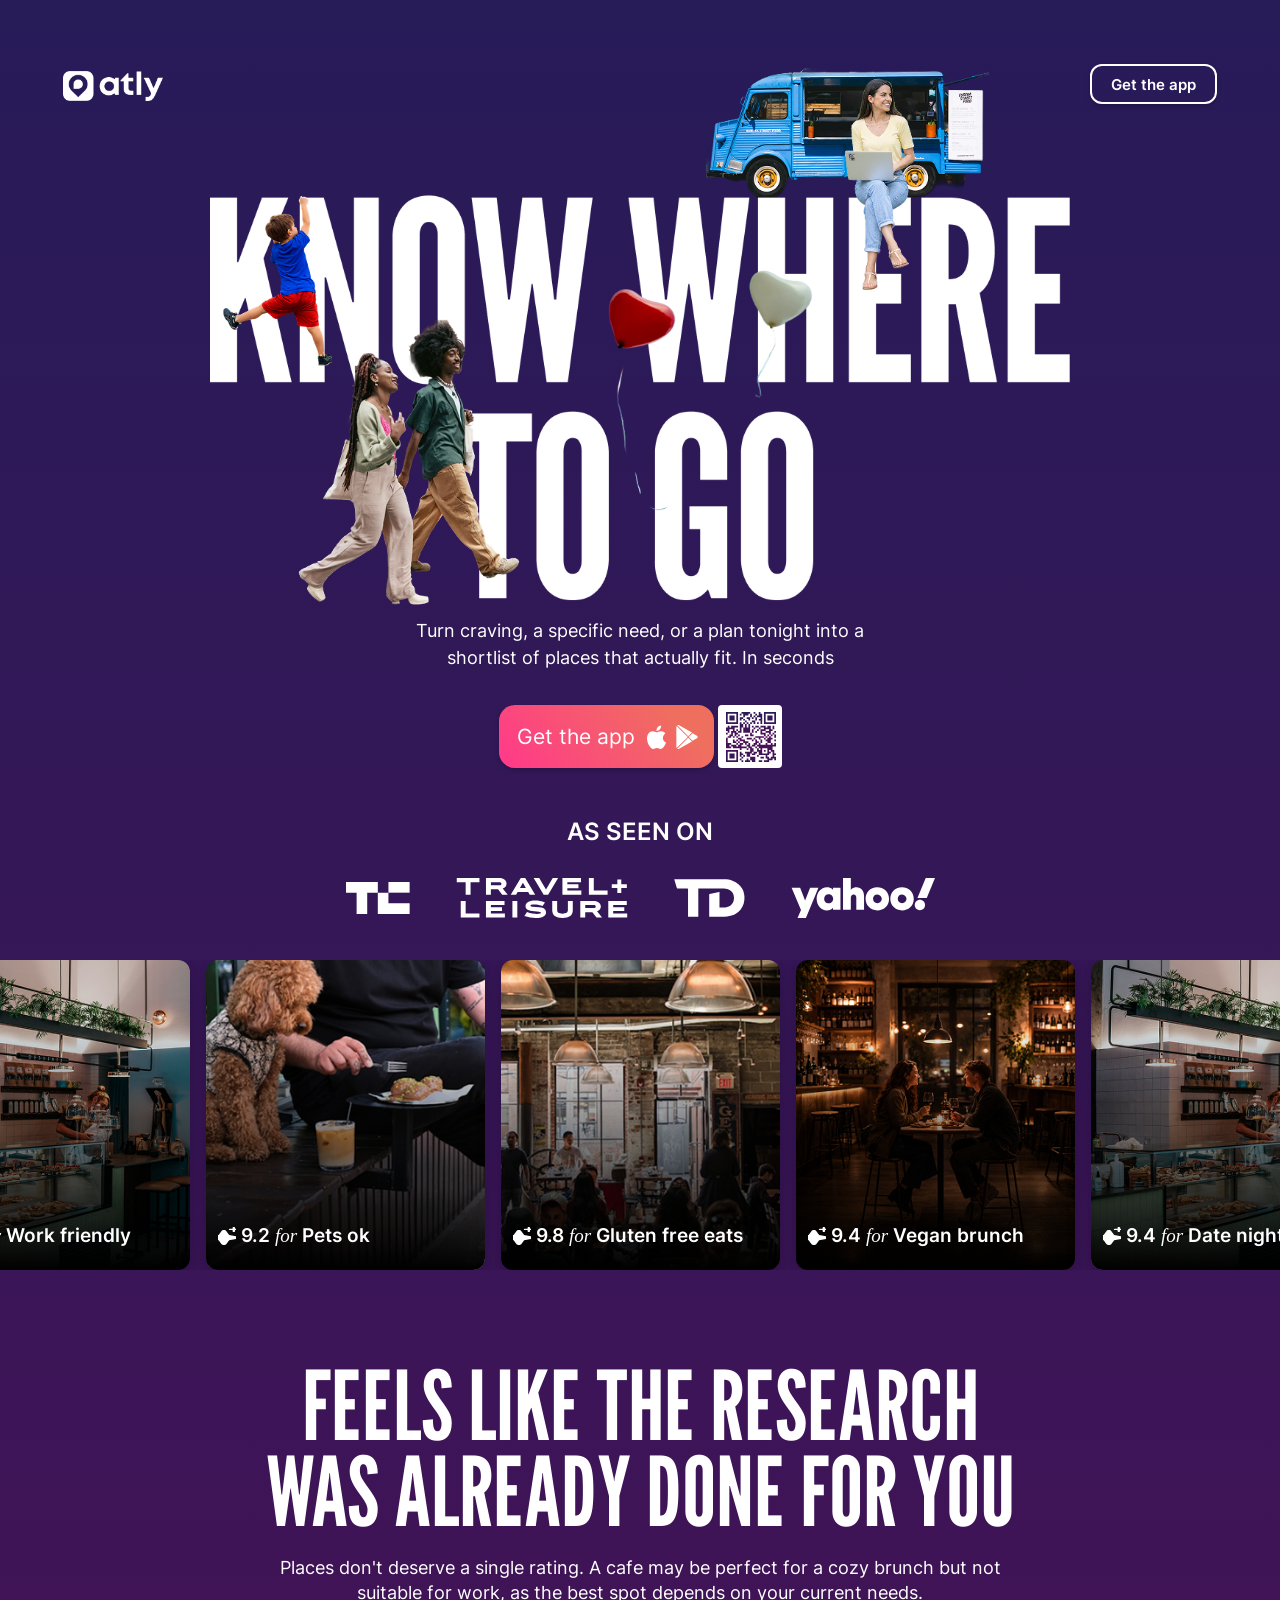
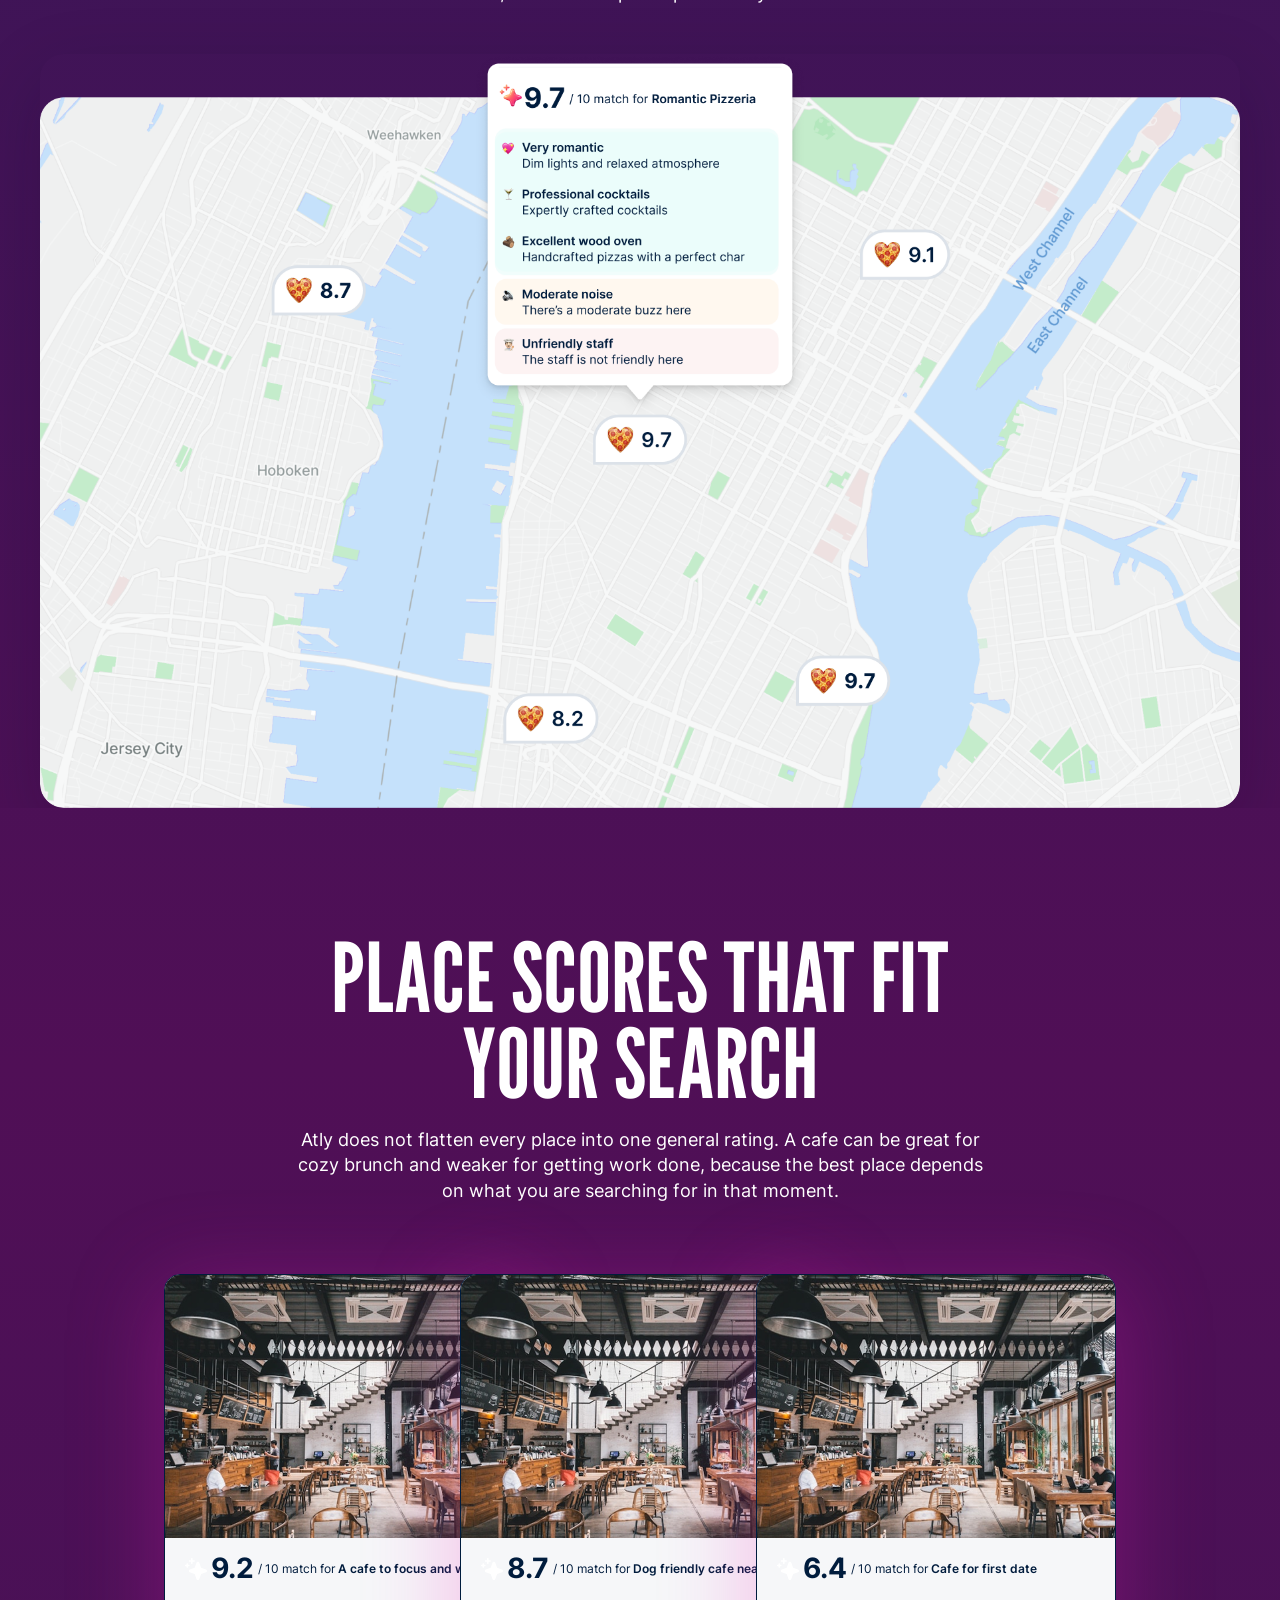
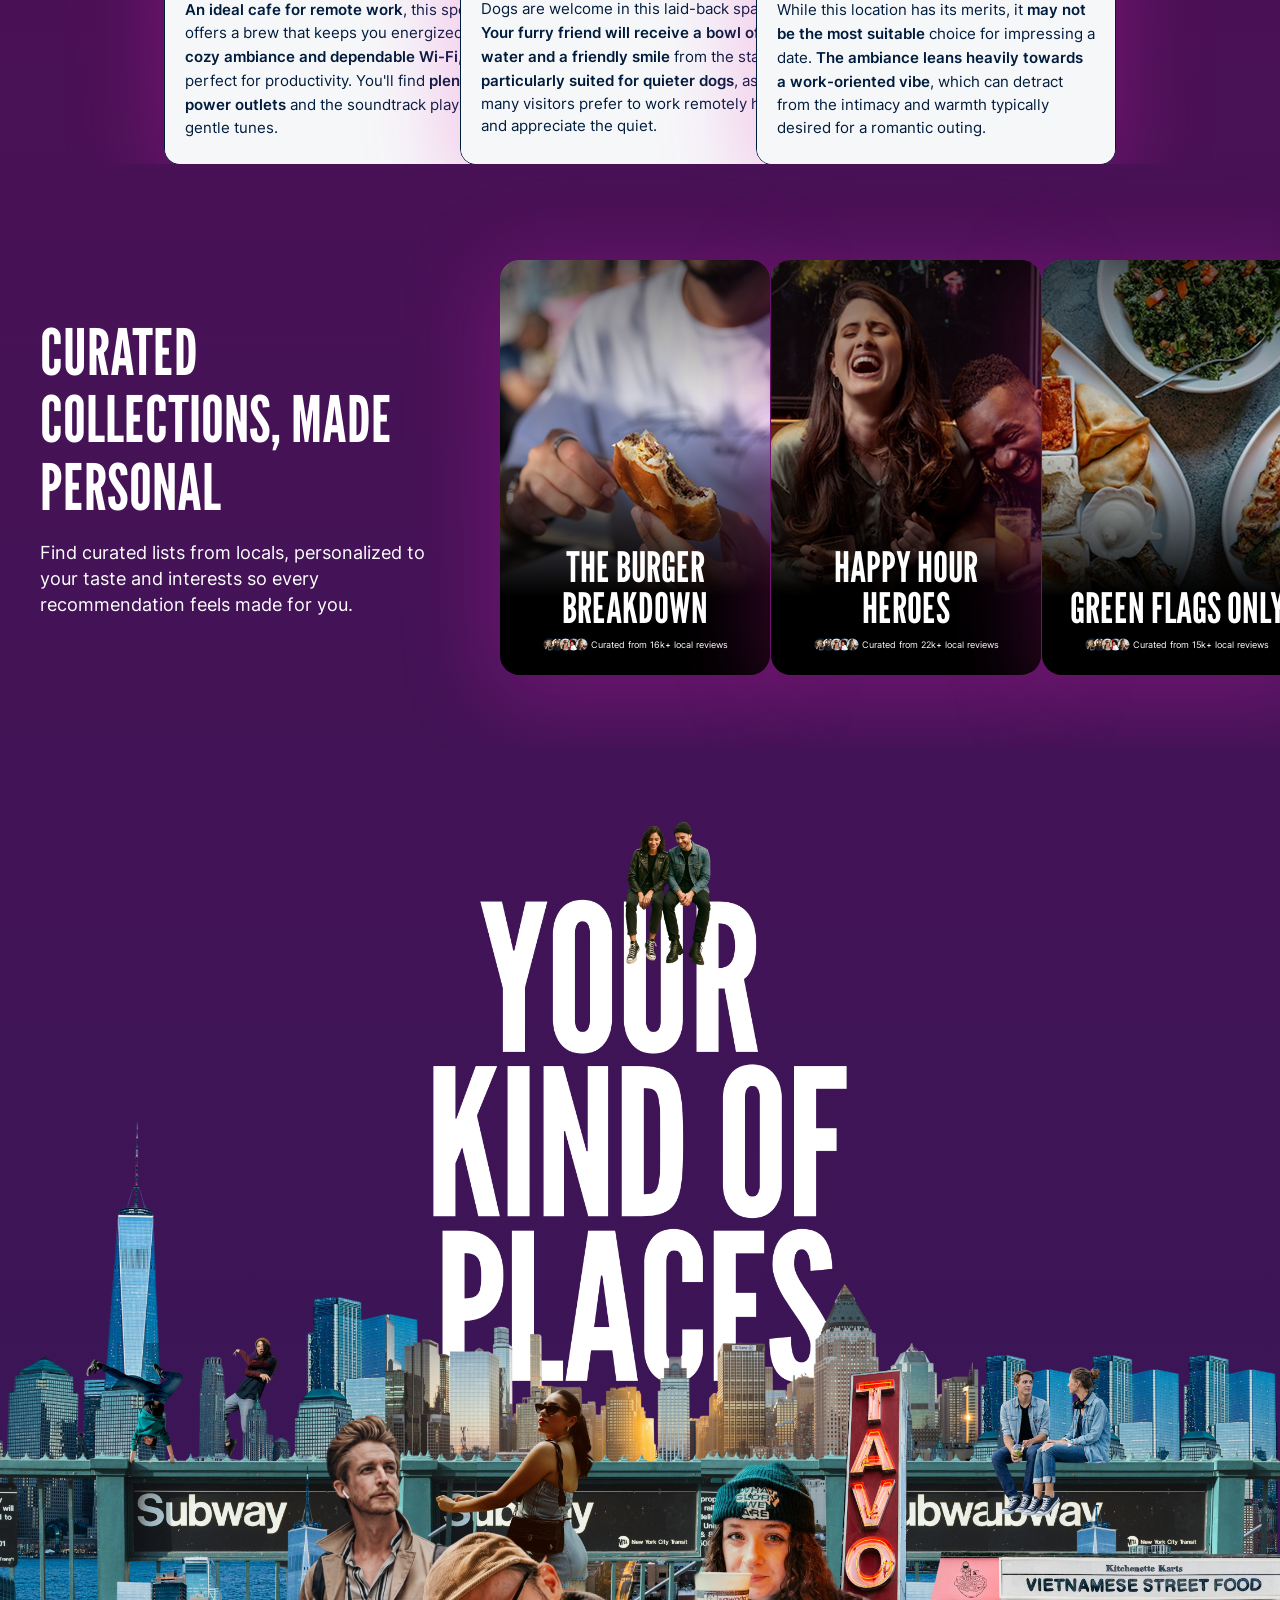
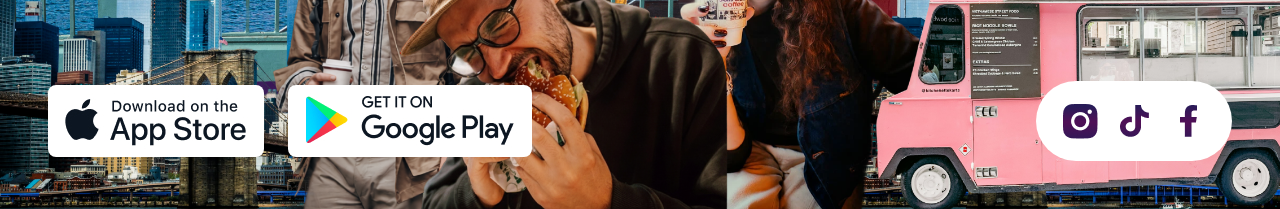
<file: marketing-site/landing-codex.html>
<!DOCTYPE html>
<html lang="en">
<head>
  <meta charset="UTF-8">
  <meta name="viewport" content="width=device-width, initial-scale=1.0">
  <title>Atly | Know where to go</title>
  <meta
    name="description"
    content="Atly turns a craving, a specific need, or a plan tonight into a shortlist of places that actually fit."
  >
  <meta name="theme-color" content="#271b58">
  <meta property="og:title" content="Atly | Know where to go">
  <meta property="og:description" content="Atly turns a craving, a specific need, or a plan tonight into a shortlist of places that actually fit.">
  <meta property="og:type" content="website">
  <link rel="icon" href="assets/app-icon.png">
  <link rel="preload" href="assets/Inter-Regular.ttf" as="font" type="font/ttf" crossorigin>
  <link rel="preload" href="assets/Inter-SemiBold.ttf" as="font" type="font/ttf" crossorigin>
  <link rel="preload" href="assets/Inter-Bold.ttf" as="font" type="font/ttf" crossorigin>
  <link rel="preload" href="assets/LeagueGothic-Regular.ttf" as="font" type="font/ttf" crossorigin>
  <link rel="stylesheet" href="styles.css">
  <style>
    @font-face {
      font-family: "League Gothic Local";
      src: url("assets/LeagueGothic-Regular.ttf") format("truetype");
      font-weight: 400;
      font-display: swap;
    }

    body.landing-codex-2026 {
      min-width: 320px;
      color: #ffffff;
      background:
        linear-gradient(
          180deg,
          #271b58 0%,
          #500f56 53.25%,
          #361757 102.79%,
          #1a1f58 156%
        );
    }

    body.landing-codex-2026::before {
      display: none;
    }

    .landing-codex-2026 main {
      display: block;
      padding: 0;
    }

    .landing-codex-2026 .site-header {
      position: absolute;
      top: 64px;
      left: 0;
      right: 0;
      z-index: 20;
      display: flex;
      align-items: flex-start;
      justify-content: space-between;
      width: 100%;
      max-width: none;
      margin: 0;
      padding: 0 63px;
      pointer-events: none;
    }

    .landing-codex-2026 .brand,
    .landing-codex-2026 .header-download,
    .landing-codex-2026 .hamburger {
      pointer-events: auto;
    }

    .landing-codex-2026 .brand {
      display: inline-flex;
      align-items: center;
      min-height: 44px;
    }

    .landing-codex-2026 .brand-wordmark {
      width: 100px;
      height: auto;
    }

    .landing-codex-2026 .header-download {
      min-width: 127px;
      min-height: 40px;
      padding: 0 18px;
      border: 2px solid #ffffff;
      border-radius: 12px;
      background: transparent;
      color: #ffffff;
      font-size: 15px;
      font-weight: 600;
      line-height: 1;
      text-transform: none;
    }

    .landing-codex-2026 .hamburger {
      display: none;
      align-items: center;
      justify-content: center;
      width: 44px;
      height: 44px;
      padding: 0;
      border: 0;
      background: transparent;
      color: #ffffff;
      cursor: pointer;
    }

    .landing-codex-2026 .hamburger img {
      width: 32px;
      height: 32px;
    }

    .landing-codex-2026 .mobile-menu {
      position: fixed;
      inset: 0;
      z-index: 100;
      display: flex;
      flex-direction: column;
      align-items: center;
      justify-content: center;
      gap: 26px;
      padding: 40px;
      background: #271b58;
      opacity: 0;
      visibility: hidden;
      transition:
        opacity 220ms cubic-bezier(0.23, 1, 0.32, 1),
        visibility 220ms cubic-bezier(0.23, 1, 0.32, 1);
    }

    .landing-codex-2026 .mobile-menu.is-open {
      opacity: 1;
      visibility: visible;
    }

    .landing-codex-2026 .mobile-menu__close {
      position: absolute;
      top: 24px;
      right: 22px;
      display: flex;
      align-items: center;
      justify-content: center;
      width: 44px;
      height: 44px;
      border: 0;
      background: transparent;
      color: #ffffff;
      cursor: pointer;
    }

    .landing-codex-2026 .mobile-menu__close::before,
    .landing-codex-2026 .mobile-menu__close::after {
      position: absolute;
      width: 24px;
      height: 2px;
      border-radius: 999px;
      background: currentColor;
      content: "";
    }

    .landing-codex-2026 .mobile-menu__close::before {
      transform: rotate(45deg);
    }

    .landing-codex-2026 .mobile-menu__close::after {
      transform: rotate(-45deg);
    }

    .landing-codex-2026 .mobile-menu a {
      min-height: 44px;
      color: #ffffff;
      font-size: 20px;
      font-weight: 600;
      line-height: 2.2;
    }

    .lp-button {
      display: inline-flex;
      align-items: center;
      justify-content: center;
      gap: 12px;
      min-height: 63px;
      padding: 0 18px;
      border: 0;
      border-radius: 16px;
      color: #ffffff;
      background: linear-gradient(48deg, #ff3c87 6%, #ef6f5e 83%);
      box-shadow:
        0 1px 2px rgba(0, 0, 0, 0.1),
        0 3px 5px rgba(0, 0, 0, 0.13);
      font-size: 21px;
      font-weight: 500;
      line-height: 1;
      white-space: nowrap;
      transition: transform 160ms cubic-bezier(0.23, 1, 0.32, 1);
    }

    @media (hover: hover) and (pointer: fine) {
      .lp-button:hover {
        transform: translateY(-2px);
      }
    }

    .lp-button:active {
      transform: scale(0.97);
    }

    .lp-button:focus-visible,
    .landing-codex-2026 a:focus-visible,
    .landing-codex-2026 button:focus-visible {
      outline: 2px solid #ffffff;
      outline-offset: 4px;
    }

    .lp-button__icons {
      display: inline-flex;
      align-items: center;
      gap: 12px;
    }

    .lp-button__icons img:first-child {
      width: 19px;
      height: 24px;
    }

    .lp-button__icons img:last-child {
      width: 18px;
      height: 20px;
      transform: scaleX(1.2) scaleY(-1.2);
    }

    .lp-hero {
      position: relative;
      height: 774px;
      padding-top: 43px;
      overflow: hidden;
    }

    .lp-hero__art {
      position: relative;
      z-index: 1;
      width: min(860px, calc(100vw - 192px));
      max-width: none;
      margin: 0 auto;
    }

    .lp-hero__art img {
      width: 100%;
      max-width: none;
      height: auto;
      margin: 0 auto;
    }

    .lp-hero__copy {
      position: relative;
      z-index: 2;
      width: min(510px, calc(100% - 48px));
      margin: 8px auto 0;
      color: #ffffff;
      font-size: 18px;
      font-weight: 500;
      line-height: 1.51;
      text-align: center;
    }

    .lp-primary-actions {
      position: relative;
      z-index: 3;
      display: flex;
      align-items: center;
      justify-content: center;
      gap: 4px;
      margin-top: 34px;
    }

    .lp-qr {
      position: relative;
      display: inline-flex;
      width: 64px;
      height: 63px;
      overflow: hidden;
      border-radius: 4px;
      background: #ffffff;
      transition: transform 160ms cubic-bezier(0.23, 1, 0.32, 1);
    }

    @media (hover: hover) and (pointer: fine) {
      .lp-qr:hover {
        transform: translateY(-2px);
      }
    }

    .lp-qr:active {
      transform: scale(0.97);
    }

    .lp-qr img {
      position: absolute;
      display: block;
      max-width: none;
    }

    .lp-qr__base {
      inset: 1px;
      width: 62px;
      height: 61px;
    }

    .lp-qr__code {
      inset: 7px 7px 6px 8px;
      width: 50px;
      height: 50px;
    }

    .lp-qr__outline {
      inset: -1px 0 -1px 0;
      width: 64px;
      height: 65px;
    }

    .lp-press {
      display: grid;
      align-content: center;
      justify-items: center;
      height: 186px;
      gap: 30px;
      padding: 40px 72px;
    }

    .lp-press p {
      margin: 0;
      color: #ffffff;
      font-size: 24px;
      font-weight: 600;
      line-height: 1.32;
      text-transform: uppercase;
    }

    .lp-press img {
      width: 589px;
      max-width: min(589px, calc(100vw - 160px));
      height: auto;
    }

    .score-marquee {
      height: 324px;
      overflow: hidden;
    }

    .score-marquee__rail {
      width: 100%;
      overflow: hidden;
    }

    .score-marquee__track {
      display: flex;
      width: max-content;
      gap: 16px;
      align-items: flex-start;
      --marquee-offset: -89px;
      transform: translateX(var(--marquee-offset));
    }

    .place-card {
      position: relative;
      flex: 0 0 279px;
      width: 279px;
      height: 310px;
      overflow: hidden;
      border-radius: 12px;
      background: #2c1f5d;
      box-shadow:
        0 3px 9px rgba(0, 0, 0, 0.1),
        0 9px 28px rgba(0, 0, 0, 0.13);
    }

    .place-card img {
      width: 100%;
      height: 100%;
      object-fit: cover;
    }

    .place-card::after {
      position: absolute;
      inset: 18% 0 0;
      background: linear-gradient(180deg, rgba(0, 0, 0, 0) 0%, #000000 100%);
      content: "";
    }

    .place-card__score {
      position: absolute;
      left: 12px;
      right: 12px;
      bottom: 20px;
      z-index: 1;
      display: flex;
      align-items: center;
      gap: 5px;
      margin: 0;
      color: #ffffff;
      font-size: 19px;
      font-weight: 600;
      line-height: 1.45;
      white-space: nowrap;
    }

    .place-card__score img {
      width: 18px;
      height: 18px;
      flex: 0 0 auto;
    }

    .place-card__score em {
      font-family: Georgia, "Times New Roman", serif;
      font-style: italic;
      font-weight: 400;
    }

    .lp-section {
      position: relative;
      overflow: hidden;
    }

    .lp-section-heading {
      width: min(772px, calc(100% - 48px));
      margin: 0 auto;
      color: #ffffff;
      font-family: "League Gothic Local", "League Gothic", sans-serif;
      font-size: 96px;
      font-weight: 400;
      line-height: 0.9;
      letter-spacing: 0;
      text-align: center;
      text-transform: uppercase;
    }

    .lp-section-copy {
      width: min(772px, calc(100% - 48px));
      margin: 20px auto 0;
      color: #ffffff;
      font-size: 18px;
      font-weight: 400;
      line-height: 1.42;
      text-align: center;
    }

    .research {
      padding-top: 78px;
    }

    .research__map {
      display: block;
      width: min(1204px, calc(100% - 80px));
      margin: 48px auto 0;
      overflow: hidden;
      border-radius: 24px;
      box-shadow: 0 24px 72px rgba(16, 6, 42, 0.2);
    }

    .research__map img {
      width: 100%;
      height: auto;
    }

    .score-explain {
      padding-top: 126px;
    }

    .score-explain .lp-section-heading {
      width: min(696px, calc(100% - 48px));
    }

    .score-explain .lp-section-copy {
      width: min(696px, calc(100% - 48px));
    }

    .plan-cards-wrap {
      display: flex;
      justify-content: center;
      margin-top: 72px;
      overflow: visible;
    }

    .plan-cards {
      display: flex;
      align-items: center;
      width: 952px;
      height: 489px;
    }

    .plan-card {
      position: relative;
      flex: 0 0 360px;
      width: 360px;
      overflow: hidden;
      border: 1px solid #001c3d;
      border-radius: 16px;
      background: #ebe9f7;
      box-shadow: 0 16px 87px 9px rgba(238, 31, 188, 0.25);
    }

    .plan-card:not(:last-child) {
      margin-right: -64px;
    }

    .plan-card__photo {
      position: relative;
      height: 312px;
      margin-bottom: -49px;
      overflow: hidden;
    }

    .plan-card__photo img {
      width: 100%;
      height: 100%;
      object-fit: cover;
    }

    .plan-card__body {
      position: relative;
      min-height: 226px;
      padding: 12px 20px 24px;
      background: #f6f7f9;
      color: #001c3d;
    }

    .plan-card__score {
      display: flex;
      align-items: center;
      gap: 4px;
      margin: 0 0 10px;
      color: #001c3d;
      font-size: 12px;
      line-height: 1.5;
      white-space: nowrap;
    }

    .plan-card__score img {
      width: 22px;
      height: 22px;
      flex: 0 0 auto;
      transform: rotate(180deg) scaleY(-1);
    }

    .plan-card__score strong {
      font-size: 28px;
      line-height: 1.35;
    }

    .plan-card__score b {
      font-weight: 600;
    }

    .plan-card__text {
      margin: 0;
      color: #001c3d;
      font-size: 15px;
      line-height: 1.5;
    }

    .plan-card__text strong {
      font-weight: 600;
      line-height: 1.6;
    }

    .collections {
      display: grid;
      grid-template-columns: minmax(0, 404px) minmax(0, 1fr);
      align-items: center;
      justify-content: stretch;
      gap: 86px;
      padding-left: clamp(48px, 17.45vw, 264px);
      padding-right: 0;
      padding-top: 96px;
      padding-bottom: 72px;
    }

    .collections__copy {
      width: 404px;
    }

    .collections .lp-section-heading,
    .collections .lp-section-copy {
      width: 100%;
      margin-left: 0;
      margin-right: 0;
      text-align: left;
    }

    .collections .lp-section-heading {
      font-size: 64px;
      line-height: 1.05;
    }

    .collections .lp-section-copy {
      font-size: 18px;
      line-height: 1.44;
    }

    .collection-cards {
      display: flex;
      gap: 1px;
      align-items: center;
      justify-self: end;
      margin-right: 0;
      min-width: 0;
    }

    .collection-card {
      position: relative;
      flex: 0 0 270px;
      width: 270px;
      height: 415px;
      display: flex;
      flex-direction: column;
      justify-content: flex-end;
      align-items: center;
      overflow: hidden;
      border-radius: 20px;
      padding: 24px 18px;
      box-shadow: 0 16px 87px 9px rgba(238, 31, 188, 0.25);
    }

    .collection-card > img {
      position: absolute;
      inset: 0;
      width: 100%;
      height: 100%;
      object-fit: cover;
    }

    .collection-card::after {
      position: absolute;
      inset: 0;
      background: linear-gradient(0deg, #000000 19%, rgba(0, 0, 0, 0) 57%, rgba(0, 0, 0, 0.54) 100%);
      content: "";
    }

    .collection-card__title {
      position: relative;
      z-index: 1;
      width: 234px;
      margin: 0;
      color: #ffffff;
      font-family: "League Gothic Local", "League Gothic", sans-serif;
      font-size: 42px;
      font-weight: 400;
      line-height: 0.99;
      letter-spacing: 0;
      text-align: center;
      text-transform: uppercase;
    }

    .collection-card__proof {
      position: relative;
      z-index: 1;
      display: flex;
      align-items: center;
      gap: 3px;
      margin-top: 9px;
      color: #ffffff;
      font-size: 9px;
      font-weight: 500;
      line-height: 1.5;
      white-space: nowrap;
    }

    .avatar-stack {
      display: flex;
      align-items: center;
    }

    .avatar-stack img {
      width: 13px;
      height: 13px;
      border-radius: 999px;
    }

    .avatar-stack img:not(:first-child) {
      margin-left: -5px;
    }

    .bottom-collage {
      position: relative;
      overflow: hidden;
      padding-top: 0;
    }

    .bottom-collage picture,
    .bottom-collage__image {
      display: block;
      width: 100%;
    }

    .bottom-collage__image {
      height: auto;
    }

    .site-footer-2026 {
      position: absolute;
      left: 0;
      right: 0;
      bottom: 48px;
      z-index: 5;
      display: flex;
      align-items: center;
      justify-content: space-between;
      padding: 0 48px;
      pointer-events: none;
    }

    .store-badges,
    .social-links {
      pointer-events: auto;
    }

    .store-badges {
      display: flex;
      align-items: center;
      gap: 24px;
    }

    .app-store-badge,
    .google-play-badge {
      position: relative;
      display: inline-flex;
      align-items: center;
      justify-content: center;
      width: 216px;
      height: 72px;
      overflow: hidden;
      border-radius: 8px;
      background: #ffffff;
      transition: transform 160ms cubic-bezier(0.23, 1, 0.32, 1);
    }

    @media (hover: hover) and (pointer: fine) {
      .app-store-badge:hover,
      .google-play-badge:hover,
      .social-links a:hover {
        transform: translateY(-2px);
      }
    }

    .app-store-badge:active,
    .google-play-badge:active,
    .social-links a:active {
      transform: scale(0.97);
    }

    .google-play-badge {
      width: 244px;
    }

    .app-store-badge img,
    .google-play-badge img {
      width: 100%;
      height: 100%;
      object-fit: cover;
    }

    .social-links {
      display: flex;
      align-items: center;
      gap: 10px;
      min-height: 80px;
      padding: 18px 22px;
      border-radius: 999px;
      background: #ffffff;
    }

    .social-links a {
      display: inline-flex;
      align-items: center;
      justify-content: center;
      min-width: 44px;
      min-height: 44px;
      transition: transform 160ms cubic-bezier(0.23, 1, 0.32, 1);
    }

    .social-links img {
      width: auto;
      height: auto;
      max-width: 35px;
      max-height: 35px;
    }

    @media (max-width: 1280px) {
      .collections {
        grid-template-columns: minmax(280px, 404px) minmax(620px, 812px);
        justify-content: center;
        gap: 56px;
        padding-left: 40px;
        padding-right: 0;
      }

      .collection-cards {
        justify-self: auto;
        margin-right: 0;
      }
    }

    @media (max-width: 1023px) {
      .lp-section-heading {
        font-size: 72px;
      }

      .collections {
        grid-template-columns: 1fr;
        justify-items: center;
        gap: 36px;
        padding: 72px 0 56px;
      }

      .collections__copy {
        width: min(404px, calc(100% - 48px));
      }

      .collections .lp-section-heading,
      .collections .lp-section-copy {
        text-align: center;
      }

      .collection-cards {
        max-width: 100%;
        overflow: hidden;
      }
    }

    @media (max-width: 720px) {
      .landing-codex-2026 .site-header {
        top: 62px;
        padding: 0 24px;
        align-items: flex-start;
      }

      .landing-codex-2026 .brand {
        align-items: flex-start;
      }

      .landing-codex-2026 .brand-wordmark {
        width: 105px;
      }

      .landing-codex-2026 .header-download {
        display: none;
      }

      .landing-codex-2026 .hamburger {
        display: flex;
        align-items: flex-start;
      }

      .lp-hero {
        height: 548px;
        padding-top: 116px;
      }

      .lp-hero__art {
        width: min(360px, calc(100vw - 33px));
        height: 224px;
        max-width: calc(100vw - 33px);
        left: auto;
        margin: 0 auto;
      }

      .lp-hero__art img {
        height: 100%;
        object-fit: fill;
      }

      .lp-hero__copy {
        width: min(331px, calc(100% - 62px));
        margin-top: 25px;
        font-size: 15px;
        font-weight: 400;
        line-height: 1.5;
      }

      .lp-primary-actions {
        margin-top: 25px;
      }

      .lp-button {
        min-width: 248px;
        min-height: 63px;
        padding: 0 22px;
        font-size: 21px;
      }

      .lp-qr {
        display: none;
      }

      .lp-press {
        height: 119px;
        gap: 12px;
        padding: 8px 16px 24px;
      }

      .lp-press p {
        font-size: 16px;
      }

      .lp-press img {
        width: 360px;
        max-width: calc(100vw - 32px);
      }

      .score-marquee {
        height: 248px;
      }

      .score-marquee__track {
        gap: 12px;
        --marquee-offset: 16px;
        animation: none !important;
      }

      .place-card {
        flex-basis: 213px;
        width: 213px;
        height: 237px;
        border-radius: 9px;
      }

      .place-card__score {
        left: 9px;
        right: 9px;
        bottom: 15px;
        gap: 4px;
        font-size: 14px;
      }

      .place-card__score img {
        width: 14px;
        height: 14px;
      }

      .research {
        padding-top: 42px;
      }

      .lp-section-heading {
        width: min(332px, calc(100% - 32px));
        font-size: 42px;
        line-height: 0.93;
      }

      .lp-section-copy {
        width: min(332px, calc(100% - 32px));
        margin-top: 14px;
        font-size: 12px;
        line-height: 1.42;
      }

      .research__map {
        width: 100%;
        height: 415px;
        margin-top: 37px;
        border-radius: 0;
        box-shadow: none;
      }

      .research__map img {
        height: 100%;
        object-fit: cover;
      }

      .score-explain {
        padding-top: 39px;
      }

      .score-explain .lp-section-heading,
      .score-explain .lp-section-copy {
        width: min(304px, calc(100% - 48px));
        text-align: left;
      }

      .score-explain .lp-section-heading {
        line-height: 0.86;
      }

      .score-explain .lp-section-copy {
        margin-top: 12px;
      }

      .plan-cards-wrap {
        height: 186px;
        margin-top: 46px;
        overflow: hidden;
      }

      .plan-cards {
        width: 952px;
        height: 489px;
        transform: scale(0.378);
        transform-origin: top center;
      }

      .collections {
        display: flex;
        flex-direction: column;
        align-items: flex-start;
        gap: 29px;
        padding: 53px 0 23px 45px;
      }

      .collections__copy {
        width: min(304px, calc(100vw - 62px));
      }

      .collections .lp-section-heading,
      .collections .lp-section-copy {
        width: 100%;
        text-align: left;
      }

      .collections .lp-section-heading {
        font-size: 42px;
        line-height: 0.86;
      }

      .collections .lp-section-copy {
        margin-top: 14px;
        font-size: 12px;
        line-height: 1.45;
      }

      .collection-cards {
        width: 360px;
        gap: 1px;
        justify-self: auto;
        margin-right: 0;
        transform: translateX(-28px);
      }

      .collection-card {
        flex-basis: 120px;
        width: 120px;
        height: 184px;
        border-radius: 9px;
        padding: 11px 8px;
      }

      .collection-card__title {
        width: 104px;
        font-size: 19px;
      }

      .collection-card__proof {
        gap: 1px;
        margin-top: 4px;
        font-size: 4px;
      }

      .avatar-stack img {
        width: 6px;
        height: 6px;
      }

      .avatar-stack img:not(:first-child) {
        margin-left: -2px;
      }

      .bottom-collage {
        padding-top: 0;
      }

      .site-footer-2026 {
        bottom: 36px;
        flex-direction: column-reverse;
        align-items: flex-end;
        gap: 21px;
        padding: 0 24px;
      }

      .store-badges {
        align-self: center;
        gap: 12px;
        transform: translateX(10px);
      }

      .app-store-badge {
        width: 144px;
        height: 48px;
        border-radius: 5px;
      }

      .google-play-badge {
        width: 163px;
        height: 48px;
        border-radius: 5px;
      }

      .social-links {
        flex-direction: column;
        min-height: 0;
        gap: 12px;
        padding: 0;
        background: transparent;
      }

      .social-links a {
        width: 44px;
        height: 44px;
        padding: 13px;
        border-radius: 999px;
        background: #ffffff;
      }
    }

    @media (max-width: 374px) {
      .lp-hero__art {
        width: min(336px, calc(100vw - 28px));
        height: 209px;
        margin: 0 auto;
      }

      .plan-cards {
        transform: scale(0.31);
      }

      .collections {
        padding-left: 36px;
      }

      .collection-cards {
        transform: translateX(-19px);
      }
    }

    @media (prefers-reduced-motion: reduce) {
      .landing-codex-2026 *,
      .landing-codex-2026 *::before,
      .landing-codex-2026 *::after {
        scroll-behavior: auto !important;
        transition-duration: 0.001ms !important;
        animation-duration: 0.001ms !important;
        animation-iteration-count: 1 !important;
      }
    }
  </style>
</head>
<body class="landing-codex landing-codex-2026">
  <header class="site-header" aria-label="Atly landing page header">
    <a class="brand" href="#top" aria-label="Atly home">
      <img class="brand-wordmark" src="assets/logo-wordmark.png" alt="Atly">
    </a>

    <a class="lp-button header-download" href="https://apps.apple.com/us/app/atly-know-where-to-go/id1449597018">
      Get the app
    </a>

    <button class="hamburger" aria-label="Open menu" aria-expanded="false" aria-controls="mobile-menu">
      <img src="assets/figma/icon-menu.svg" alt="" aria-hidden="true">
    </button>

    <nav id="mobile-menu" class="mobile-menu" aria-label="Mobile navigation">
      <button class="mobile-menu__close" aria-label="Close menu"></button>
      <a href="https://www.atly.com/">Company</a>
      <a href="https://www.atly.com/news">Press</a>
      <a href="https://www.atly.com/blog">Blog</a>
      <a href="https://www.atly.com/careers">Careers</a>
      <a href="https://www.atly.com/contact-us">Contact</a>
      <a href="https://www.atly.com/terms-of-use">Terms</a>
    </nav>
  </header>

  <main id="top">
    <section class="lp-hero" aria-labelledby="hero-title">
      <h1 id="hero-title" class="sr-only">Know where to go</h1>
      <div class="lp-hero__art" aria-hidden="true">
        <img src="Images/Heroimage.png" alt="">
      </div>

      <p class="lp-hero__copy">
        Turn craving, a specific need, or a plan tonight into a shortlist of places that actually fit. In seconds
      </p>

      <div class="lp-primary-actions" aria-label="Primary actions">
        <a class="lp-button" href="https://apps.apple.com/us/app/atly-know-where-to-go/id1449597018">
          <span>Get the app</span>
          <span class="lp-button__icons" aria-hidden="true">
            <img src="assets/figma/icon-apple.svg" alt="">
            <img src="assets/figma/icon-play.svg" alt="">
          </span>
        </a>

        <a class="lp-qr" href="https://apps.apple.com/us/app/atly-know-where-to-go/id1449597018" aria-label="Get Atly from the App Store">
          <img class="lp-qr__base" src="assets/figma/qr-vector.svg" alt="">
          <img class="lp-qr__code" src="assets/figma/qr-code.svg" alt="">
          <img class="lp-qr__outline" src="assets/figma/qr-outline.svg" alt="">
        </a>
      </div>
    </section>

    <section class="lp-press" aria-label="Press mentions">
      <p>As seen on</p>
      <img src="assets/figma/logo-strip.svg" alt="TC, Travel + Leisure, TD, and Yahoo">
    </section>

    <section class="score-marquee" aria-labelledby="score-marquee-title">
      <h2 id="score-marquee-title" class="sr-only">Atly score examples</h2>
      <div class="score-marquee__rail" data-hero-rail>
        <div class="score-marquee__track" data-hero-track>
          <article class="place-card">
            <img src="Images/2.png" alt="Bright cafe interior with a pastry counter">
            <p class="place-card__score">
              <img src="assets/figma/icon-sparkle.svg" alt="" aria-hidden="true">
              <span>9.7 <em>for</em> Work friendly</span>
            </p>
          </article>

          <article class="place-card">
            <img src="Images/3.png" alt="Dog at a cafe counter">
            <p class="place-card__score">
              <img src="assets/figma/icon-sparkle.svg" alt="" aria-hidden="true">
              <span>9.2 <em>for</em> Pets ok</span>
            </p>
          </article>

          <article class="place-card">
            <img src="Images/5.png" alt="Bakery display case with pastries">
            <p class="place-card__score">
              <img src="assets/figma/icon-sparkle.svg" alt="" aria-hidden="true">
              <span>9.8 <em>for</em> Gluten free eats</span>
            </p>
          </article>

          <article class="place-card">
            <img src="Images/6.png" alt="Cafe tables with tall windows">
            <p class="place-card__score">
              <img src="assets/figma/icon-sparkle.svg" alt="" aria-hidden="true">
              <span>9.4 <em>for</em> Vegan brunch</span>
            </p>
          </article>

          <article class="place-card">
            <img src="Images/7.png" alt="Candlelit restaurant dining room">
            <p class="place-card__score">
              <img src="assets/figma/icon-sparkle.svg" alt="" aria-hidden="true">
              <span>9.4 <em>for</em> Date night</span>
            </p>
          </article>

          <article class="place-card">
            <img src="Images/2.png" alt="Bright cafe interior with airy seating">
            <p class="place-card__score">
              <img src="assets/figma/icon-sparkle.svg" alt="" aria-hidden="true">
              <span>9.7 <em>for</em> Work friendly</span>
            </p>
          </article>
        </div>
      </div>
    </section>

    <section class="lp-section research" aria-labelledby="research-title">
      <h2 id="research-title" class="lp-section-heading">
        Feels like the research was already done for you
      </h2>
      <p class="lp-section-copy">
        Places don't deserve a single rating. A cafe may be perfect for a cozy brunch but not suitable for work, as the best spot depends on your current needs.
      </p>

      <picture class="research__map">
        <source media="(max-width: 720px)" srcset="Images/MapMobile.png">
        <img src="Images/MapDesktop.png" alt="Atly map with place scores and match details for a romantic pizzeria">
      </picture>
    </section>

    <section class="lp-section score-explain" aria-labelledby="score-explain-title">
      <h2 id="score-explain-title" class="lp-section-heading">
        Place scores that fit your search
      </h2>
      <p class="lp-section-copy">
        Atly does not flatten every place into one general rating. A cafe can be great for cozy brunch and weaker for getting work done, because the best place depends on what you are searching for in that moment.
      </p>

      <div class="plan-cards-wrap" aria-label="Contextual score explanations">
        <div class="plan-cards">
          <article class="plan-card">
            <div class="plan-card__photo">
              <img src="Images/Cafe.png" alt="Cafe interior with long tables and a pastry counter">
            </div>
            <div class="plan-card__body">
              <p class="plan-card__score">
                <img src="assets/figma/icon-sparkle.svg" alt="" aria-hidden="true">
                <strong>9.2</strong>
                <span>/ 10 match for <b>A cafe to focus and work</b></span>
              </p>
              <p class="plan-card__text">
                <strong>An ideal cafe for remote work</strong>, this spot offers a brew that keeps you energized, <strong>cozy ambiance and dependable Wi-Fi</strong>, it's perfect for productivity. You'll find <strong>plenty of power outlets</strong> and the soundtrack plays gentle tunes.
              </p>
            </div>
          </article>

          <article class="plan-card">
            <div class="plan-card__photo">
              <img src="Images/Cafe.png" alt="Cafe interior with bright windows and a seating area">
            </div>
            <div class="plan-card__body">
              <p class="plan-card__score">
                <img src="assets/figma/icon-sparkle.svg" alt="" aria-hidden="true">
                <strong>8.7</strong>
                <span>/ 10 match for <b>Dog friendly cafe near me</b></span>
              </p>
              <p class="plan-card__text">
                Dogs are welcome in this laid-back space. <strong>Your furry friend will receive a bowl of water and a friendly smile</strong> from the staff. It's <strong>particularly suited for quieter dogs</strong>, as many visitors prefer to work remotely here and appreciate the quiet.
              </p>
            </div>
          </article>

          <article class="plan-card">
            <div class="plan-card__photo">
              <img src="Images/Cafe.png" alt="Cafe interior with a calm work-friendly atmosphere">
            </div>
            <div class="plan-card__body">
              <p class="plan-card__score">
                <img src="assets/figma/icon-sparkle.svg" alt="" aria-hidden="true">
                <strong>6.4</strong>
                <span>/ 10 match for <b>Cafe for first date</b></span>
              </p>
              <p class="plan-card__text">
                While this location has its merits, it <strong>may not be the most suitable</strong> choice for impressing a date. <strong>The ambiance leans heavily towards a work-oriented vibe</strong>, which can detract from the intimacy and warmth typically desired for a romantic outing.
              </p>
            </div>
          </article>
        </div>
      </div>
    </section>

    <section class="lp-section collections" aria-labelledby="collections-title">
      <div class="collections__copy">
        <h2 id="collections-title" class="lp-section-heading">
          Curated collections, made personal
        </h2>
        <p class="lp-section-copy">
          Find curated lists from locals, personalized to your taste and interests so every recommendation feels made for you.
        </p>
      </div>

      <div class="collection-cards" aria-label="Curated collections">
        <article class="collection-card">
          <img src="Images/Atly%20-FS1.png" alt="Burger being eaten outside">
          <h3 class="collection-card__title">The Burger Breakdown</h3>
          <div class="collection-card__proof">
            <span class="avatar-stack" aria-hidden="true">
              <img src="assets/figma/avatar-1.png" alt="">
              <img src="assets/figma/avatar-2.png" alt="">
              <img src="assets/figma/avatar-3.png" alt="">
              <img src="assets/figma/avatar-4.png" alt="">
              <img src="assets/figma/avatar-5.png" alt="">
            </span>
            <span>Curated from 16k+ local reviews</span>
          </div>
        </article>

        <article class="collection-card">
          <img src="Images/Atly%20-FS2.png" alt="Friends celebrating at a bar">
          <h3 class="collection-card__title">Happy Hour Heroes</h3>
          <div class="collection-card__proof">
            <span class="avatar-stack" aria-hidden="true">
              <img src="assets/figma/avatar-1.png" alt="">
              <img src="assets/figma/avatar-2.png" alt="">
              <img src="assets/figma/avatar-3.png" alt="">
              <img src="assets/figma/avatar-4.png" alt="">
              <img src="assets/figma/avatar-5.png" alt="">
            </span>
            <span>Curated from 22k+ local reviews</span>
          </div>
        </article>

        <article class="collection-card">
          <img src="Images/Atly%20-FS3.png" alt="Fresh green salad on a table">
          <h3 class="collection-card__title">Green Flags Only</h3>
          <div class="collection-card__proof">
            <span class="avatar-stack" aria-hidden="true">
              <img src="assets/figma/avatar-1.png" alt="">
              <img src="assets/figma/avatar-2.png" alt="">
              <img src="assets/figma/avatar-3.png" alt="">
              <img src="assets/figma/avatar-4.png" alt="">
              <img src="assets/figma/avatar-5.png" alt="">
            </span>
            <span>Curated from 15k+ local reviews</span>
          </div>
        </article>
      </div>
    </section>

    <section class="bottom-collage" aria-labelledby="closing-title">
      <h2 id="closing-title" class="sr-only">Your kind of places</h2>
      <picture>
        <source media="(max-width: 720px)" srcset="Images/Bottom%20Mobile.png">
        <img
          class="bottom-collage__image"
          src="Images/BottomDesktop.png"
          alt="Collage of New York places, city scenes, and people enjoying food"
        >
      </picture>

      <footer class="site-footer-2026">
        <div class="store-badges" aria-label="Download Atly">
          <a class="app-store-badge" href="https://apps.apple.com/us/app/atly-know-where-to-go/id1449597018" aria-label="Download Atly on the App Store">
            <img src="Images/Appstore.jpg" alt="" aria-hidden="true">
          </a>

          <a class="google-play-badge" href="https://play.google.com/store/apps/details?id=com.steps.app.steps&amp;hl=en" aria-label="Get Atly on Google Play">
            <img src="Images/Googleplay.jpg" alt="" aria-hidden="true">
          </a>
        </div>

        <nav class="social-links" aria-label="Social links">
          <a href="https://www.instagram.com/atly/" aria-label="Atly on Instagram">
            <img src="Images/IG.png" alt="" aria-hidden="true">
          </a>
          <a href="https://www.tiktok.com/@atlyofficial" aria-label="Atly on TikTok">
            <img src="Images/TIKTOK.png" alt="" aria-hidden="true">
          </a>
          <a href="https://www.facebook.com/atlyofficial/" aria-label="Atly on Facebook">
            <img src="Images/Facebook.png" alt="" aria-hidden="true">
          </a>
        </nav>
      </footer>
    </section>
  </main>

  <script src="script.js"></script>
</body>
</html>
</file>
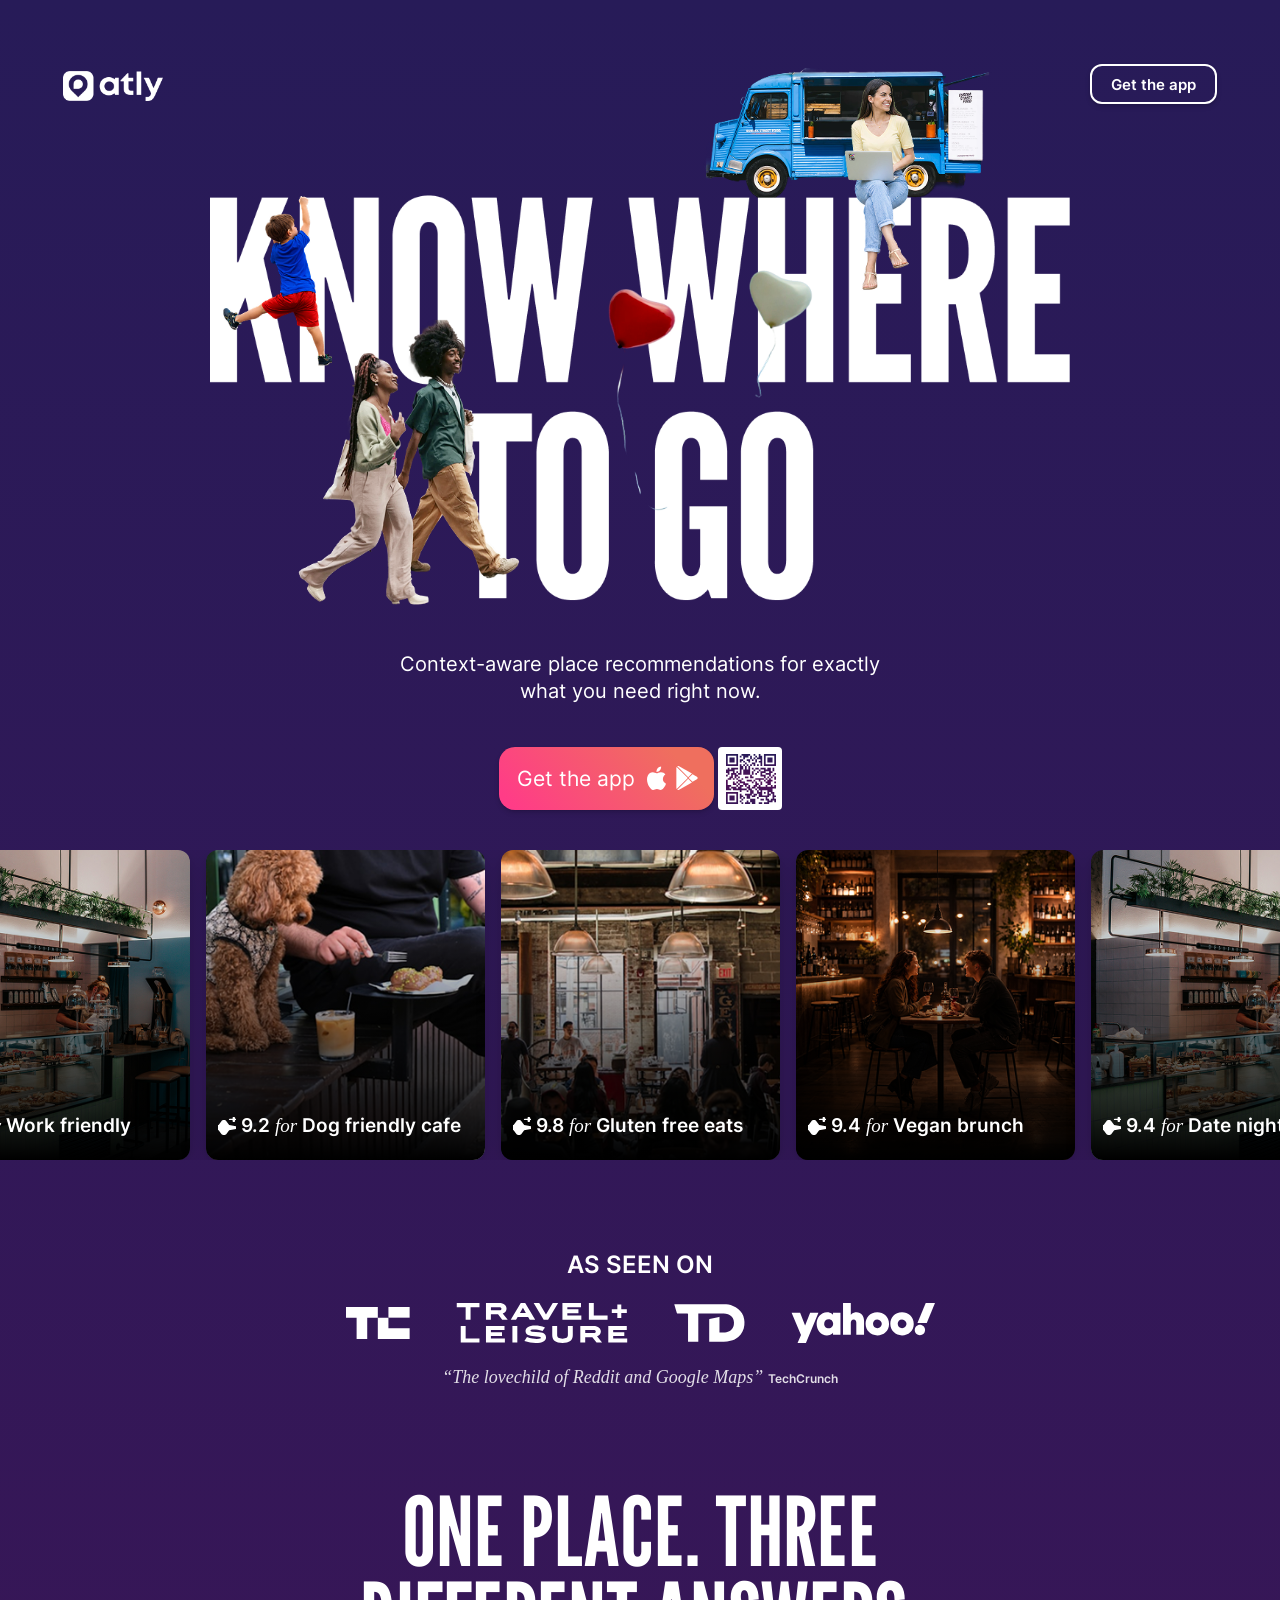
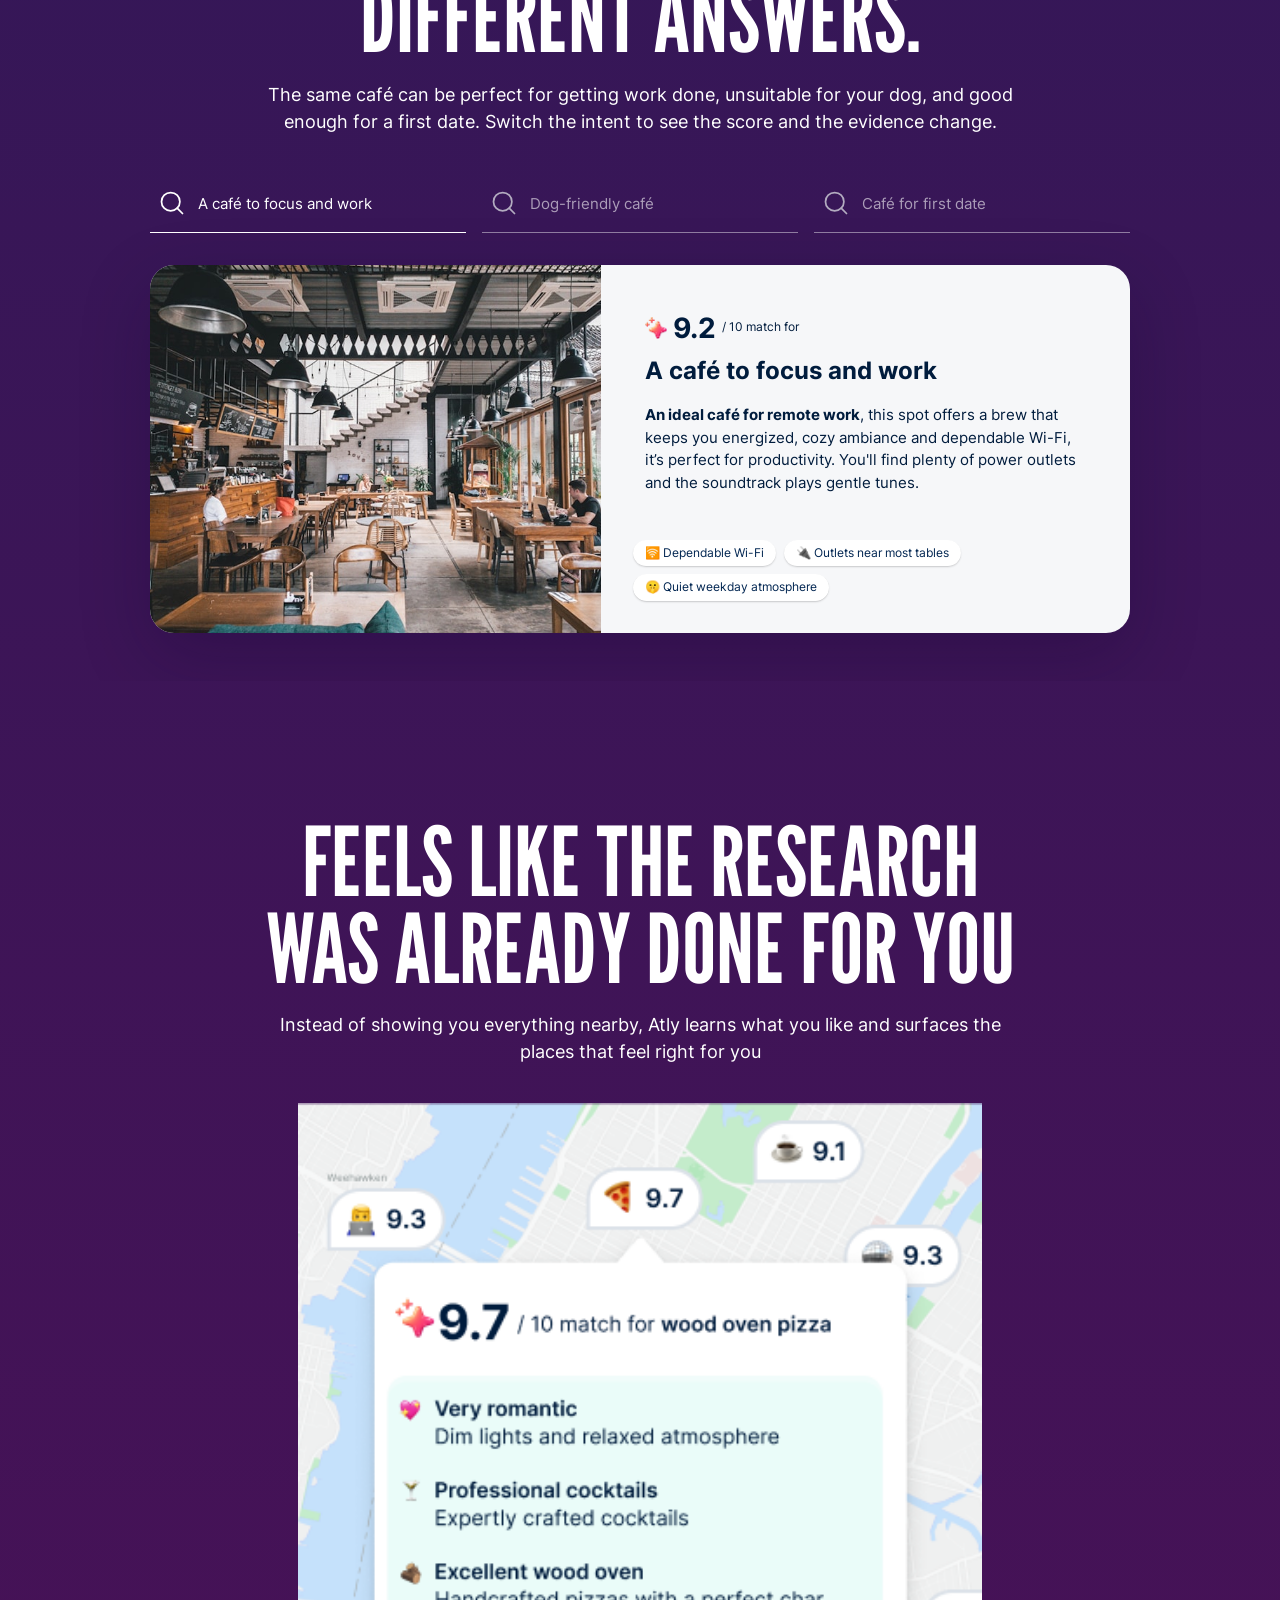
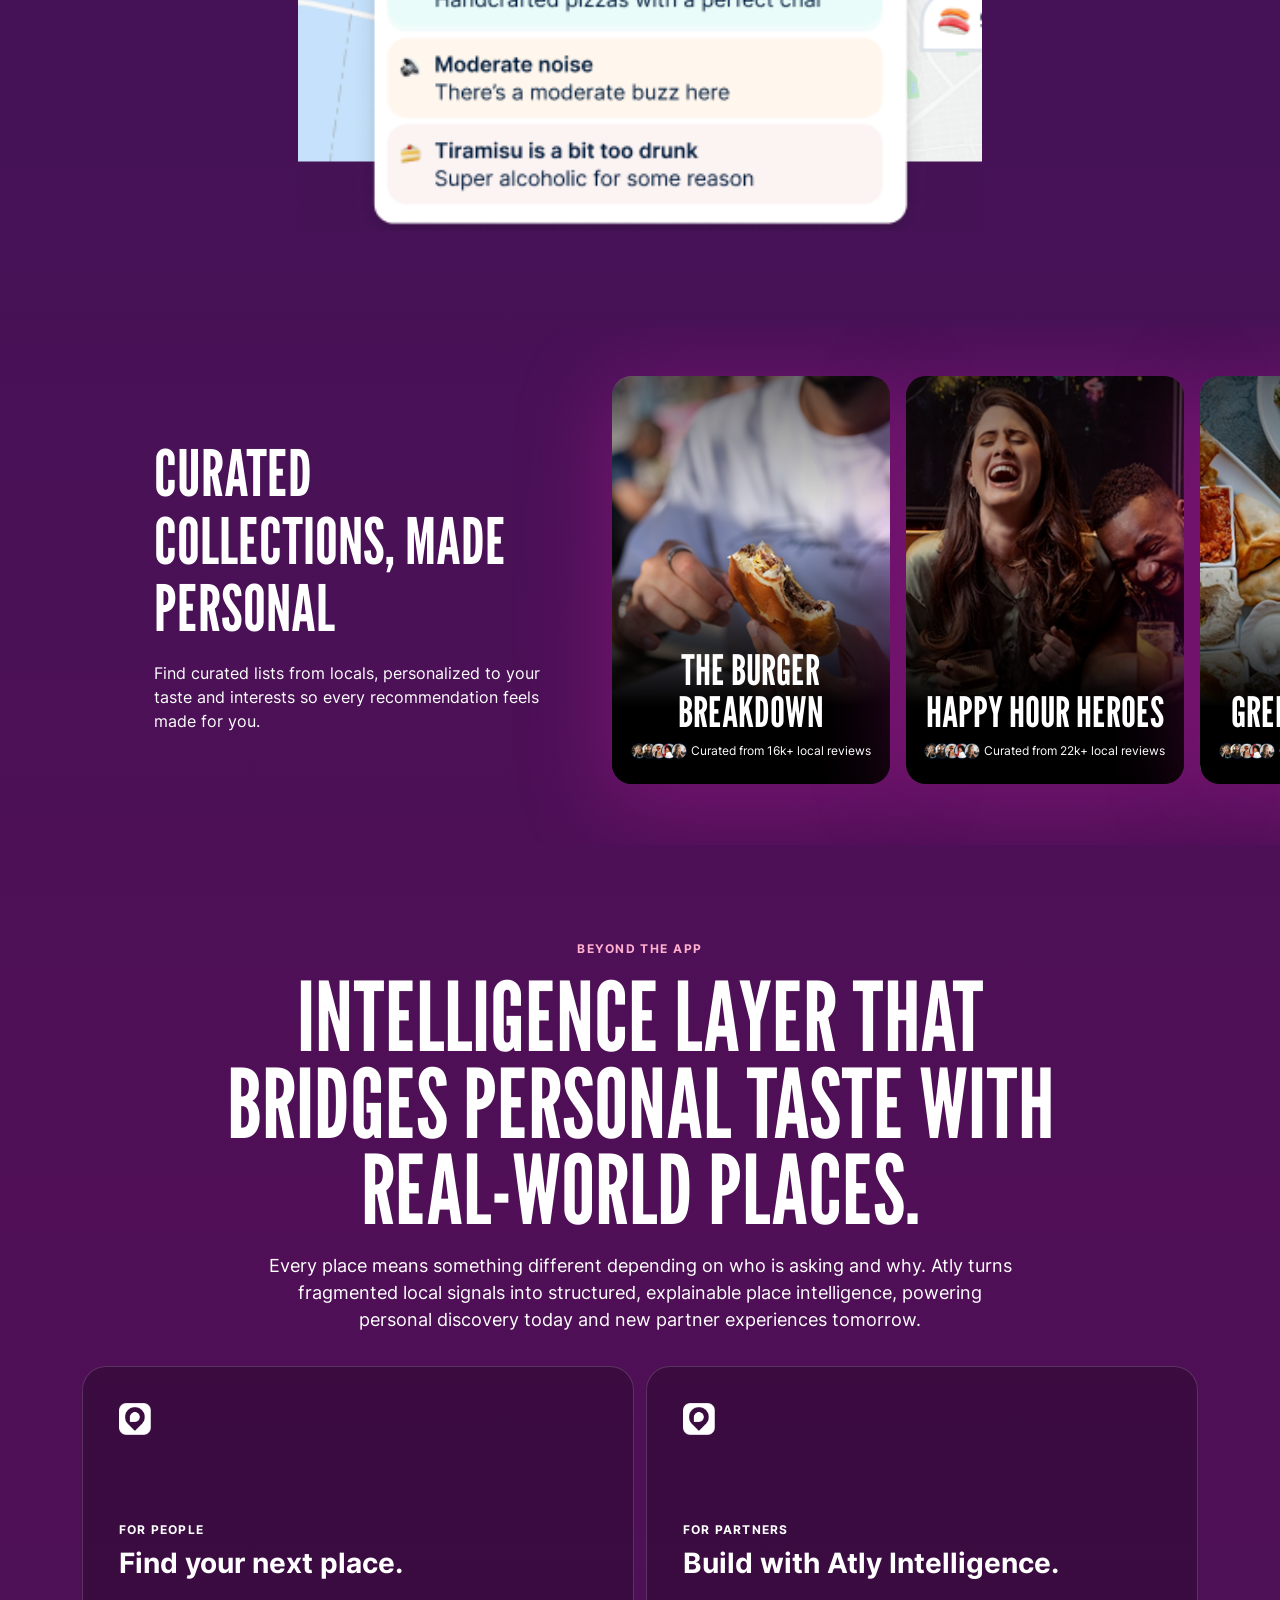
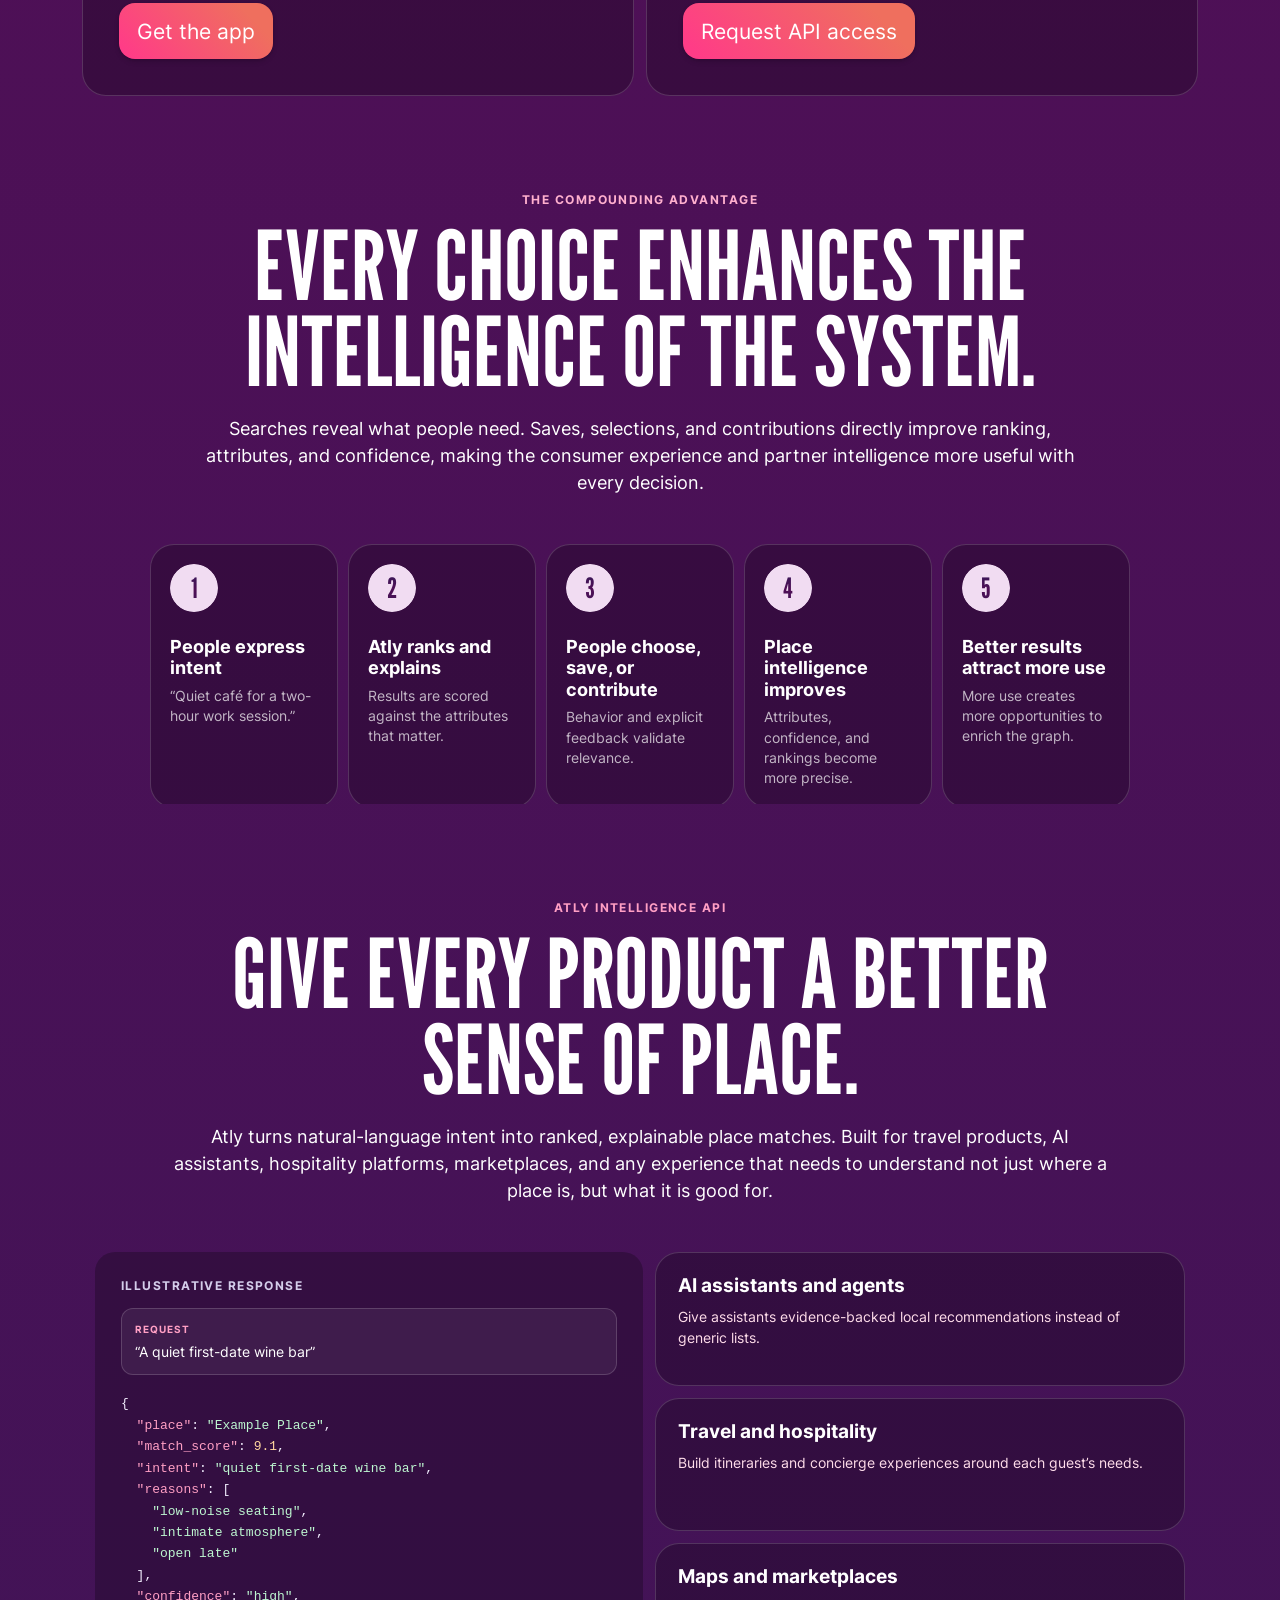
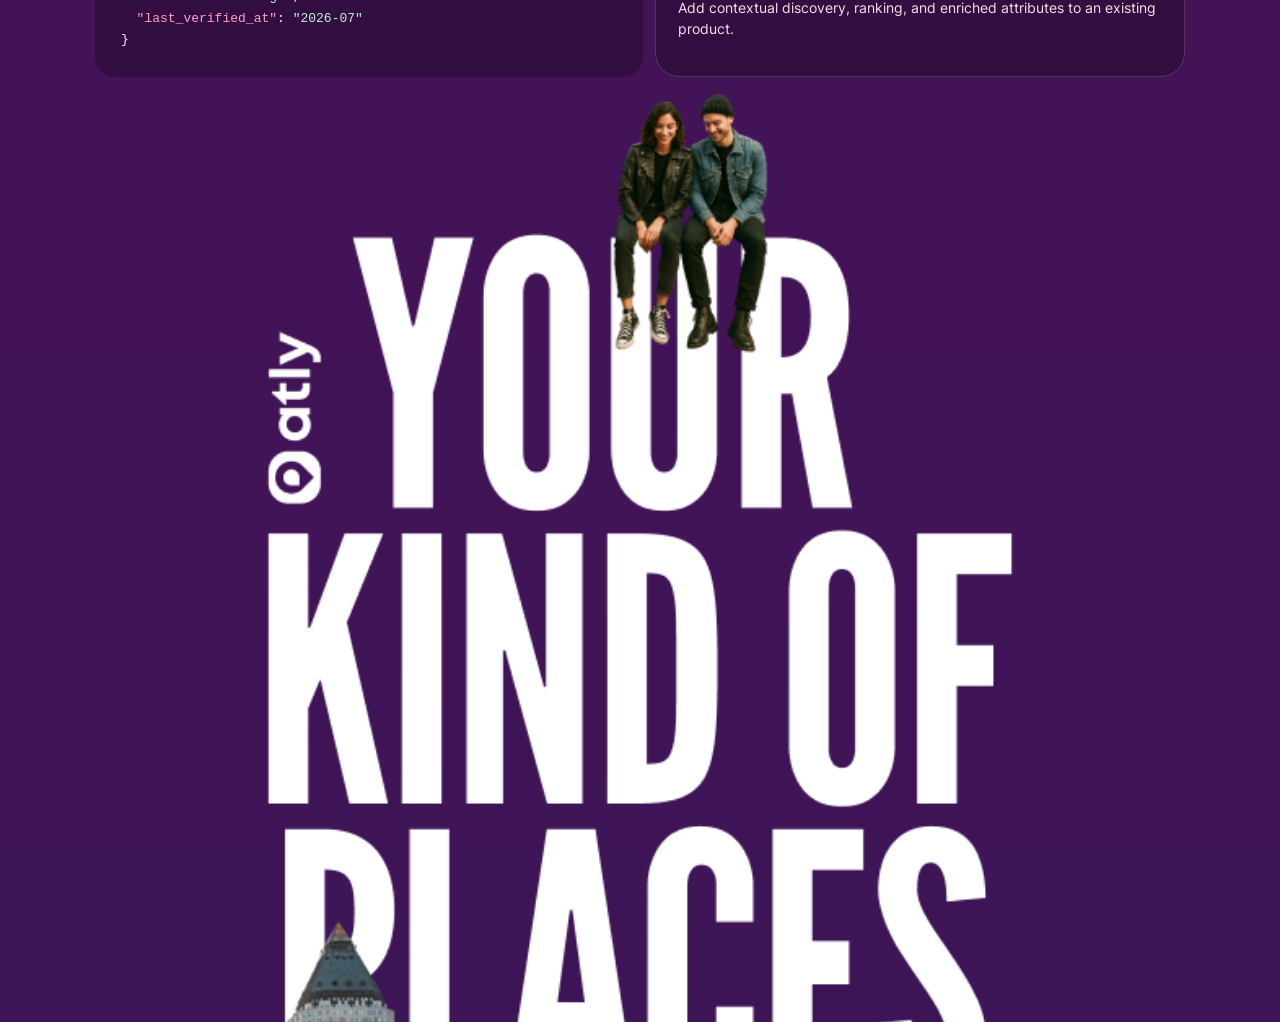
<file: marketing-site/landing-intelligence.html>
<!DOCTYPE html>
<html lang="en">
<head>
  <meta charset="UTF-8">
  <meta name="viewport" content="width=device-width, initial-scale=1.0">
  <title>Atly | Know where to go</title>
  <meta
    name="description"
    content="Atly learns what you like and surfaces the places around you that feel right for your taste and your plans."
  >
  <meta name="theme-color" content="#271b58">
  <meta property="og:title" content="Atly | Know where to go">
  <meta property="og:description" content="Personalized place recommendations for exactly what you need right now.">
  <meta property="og:type" content="website">
  <meta property="og:url" content="https://lironross.github.io/Design/marketing-site/landing-intelligence.html">
  <meta property="og:image" content="https://atly-know-where-to-go.lironcodex.chatgpt.site/marketing-site/assets/og-intelligence.jpg">
  <meta property="og:image:width" content="1200">
  <meta property="og:image:height" content="630">
  <meta property="og:image:alt" content="Atly | Know where to go">
  <meta name="twitter:card" content="summary_large_image">
  <meta name="twitter:image" content="https://atly-know-where-to-go.lironcodex.chatgpt.site/marketing-site/assets/og-intelligence.jpg">
  <link rel="canonical" href="https://lironross.github.io/Design/marketing-site/landing-intelligence.html">
  <link rel="icon" href="assets/app-icon.png">
  <link rel="preload" href="assets/Inter-Regular.ttf" as="font" type="font/ttf" crossorigin>
  <link rel="preload" href="assets/Inter-SemiBold.ttf" as="font" type="font/ttf" crossorigin>
  <link rel="preload" href="assets/Inter-Bold.ttf" as="font" type="font/ttf" crossorigin>
  <link rel="preload" href="assets/LeagueGothic-Regular.ttf" as="font" type="font/ttf" crossorigin>
  <link rel="stylesheet" href="styles.css">
  <style>
    @font-face {
      font-family: "League Gothic Local";
      src: url("assets/LeagueGothic-Regular.ttf") format("truetype");
      font-weight: 400;
      font-display: swap;
    }

    body.landing-codex-2026 {
      min-width: 320px;
      color: #ffffff;
      background:
        linear-gradient(
          180deg,
          #271b58 0%,
          #500f56 53.25%,
          #361757 102.79%,
          #1a1f58 156%
        );
    }

    body.landing-codex-2026::before {
      display: none;
    }

    .landing-codex-2026 main {
      display: block;
      padding: 0;
    }

    .landing-codex-2026 .site-header {
      position: absolute;
      top: 64px;
      left: 0;
      right: 0;
      z-index: 20;
      display: flex;
      align-items: flex-start;
      justify-content: space-between;
      width: 100%;
      max-width: none;
      margin: 0;
      padding: 0 63px;
      pointer-events: none;
    }

    .landing-codex-2026 .brand,
    .landing-codex-2026 .header-download,
    .landing-codex-2026 .hamburger {
      pointer-events: auto;
    }

    .landing-codex-2026 .brand {
      display: inline-flex;
      align-items: center;
      min-height: 44px;
    }

    .landing-codex-2026 .brand-wordmark {
      width: 100px;
      height: auto;
    }

    .landing-codex-2026 .header-download {
      min-width: 127px;
      min-height: 40px;
      padding: 0 18px;
      border: 2px solid #ffffff;
      border-radius: 12px;
      background: transparent;
      color: #ffffff;
      font-size: 15px;
      font-weight: 600;
      line-height: 1;
      text-transform: none;
    }

    .landing-codex-2026 .hamburger {
      display: none;
      align-items: center;
      justify-content: center;
      width: 44px;
      height: 44px;
      padding: 0;
      border: 0;
      background: transparent;
      color: #ffffff;
      cursor: pointer;
    }

    .landing-codex-2026 .hamburger img {
      width: 32px;
      height: 32px;
    }

    .landing-codex-2026 .mobile-menu {
      position: fixed;
      inset: 0;
      z-index: 100;
      display: flex;
      flex-direction: column;
      align-items: center;
      justify-content: center;
      gap: 26px;
      padding: 40px;
      background: #271b58;
      opacity: 0;
      pointer-events: auto;
      visibility: hidden;
      transition:
        opacity 220ms cubic-bezier(0.23, 1, 0.32, 1),
        visibility 220ms cubic-bezier(0.23, 1, 0.32, 1);
    }

    .landing-codex-2026 .mobile-menu.is-open {
      opacity: 1;
      visibility: visible;
    }

    .landing-codex-2026 .mobile-menu__close {
      position: absolute;
      top: 24px;
      right: 22px;
      display: flex;
      align-items: center;
      justify-content: center;
      width: 44px;
      height: 44px;
      border: 0;
      background: transparent;
      color: #ffffff;
      cursor: pointer;
    }

    .landing-codex-2026 .mobile-menu__close::before,
    .landing-codex-2026 .mobile-menu__close::after {
      position: absolute;
      width: 24px;
      height: 2px;
      border-radius: 999px;
      background: currentColor;
      content: "";
    }

    .landing-codex-2026 .mobile-menu__close::before {
      transform: rotate(45deg);
    }

    .landing-codex-2026 .mobile-menu__close::after {
      transform: rotate(-45deg);
    }

    .landing-codex-2026 .mobile-menu a {
      min-height: 44px;
      color: #ffffff;
      font-size: 20px;
      font-weight: 600;
      line-height: 2.2;
    }

    .lp-button {
      display: inline-flex;
      align-items: center;
      justify-content: center;
      gap: 12px;
      min-height: 63px;
      padding: 0 18px;
      border: 0;
      border-radius: 16px;
      color: #ffffff;
      background: linear-gradient(47.377deg, #ff3c87 6.381%, #ef6f5e 83.25%);
      box-shadow:
        0 1px 2px rgba(0, 0, 0, 0.1),
        0 3px 5px rgba(0, 0, 0, 0.13);
      font-size: 21px;
      font-weight: 500;
      line-height: 1;
      white-space: nowrap;
      transition: transform 160ms cubic-bezier(0.23, 1, 0.32, 1);
    }

    @media (hover: hover) and (pointer: fine) {
      .lp-button:hover {
        transform: translateY(-2px);
      }
    }

    .lp-button:active {
      transform: scale(0.97);
    }

    .lp-button:focus-visible,
    .landing-codex-2026 a:focus-visible,
    .landing-codex-2026 button:focus-visible {
      outline: 2px solid #ffffff;
      outline-offset: 4px;
    }

    .lp-button__icons {
      display: inline-flex;
      align-items: center;
      gap: 12px;
    }

    .lp-button__icons img:first-child {
      width: 19px;
      height: 24px;
    }

    .lp-button__icons img:last-child {
      width: 18px;
      height: 20px;
      transform: scaleX(1.2) scaleY(-1.2);
    }

    .lp-hero {
      position: relative;
      height: 774px;
      padding-top: 43px;
      overflow: hidden;
    }

    .lp-hero__art {
      position: relative;
      z-index: 1;
      width: min(860px, calc(100vw - 192px));
      max-width: none;
      margin: 0 auto;
    }

    .lp-hero__art img {
      width: 100%;
      max-width: none;
      height: auto;
      margin: 0 auto;
    }

    .lp-hero__copy {
      position: relative;
      z-index: 2;
      width: min(510px, calc(100% - 48px));
      margin: 8px auto 0;
      color: #ffffff;
      font-size: 18px;
      font-weight: 500;
      line-height: 1.51;
      text-align: center;
    }

    .lp-primary-actions {
      position: relative;
      z-index: 3;
      display: flex;
      align-items: center;
      justify-content: center;
      gap: 4px;
      margin-top: 34px;
    }

    .lp-qr {
      position: relative;
      display: inline-flex;
      width: 64px;
      height: 63px;
      overflow: hidden;
      border-radius: 4px;
      background: #ffffff;
      transition: transform 160ms cubic-bezier(0.23, 1, 0.32, 1);
    }

    @media (hover: hover) and (pointer: fine) {
      .lp-qr:hover {
        transform: translateY(-2px);
      }
    }

    .lp-qr:active {
      transform: scale(0.97);
    }

    .lp-qr img {
      position: absolute;
      display: block;
      max-width: none;
    }

    .lp-qr__base {
      inset: 1px;
      width: 62px;
      height: 61px;
    }

    .lp-qr__code {
      inset: 7px 7px 6px 8px;
      width: 50px;
      height: 50px;
    }

    .lp-qr__outline {
      inset: -1px 0 -1px 0;
      width: 64px;
      height: 65px;
    }

    .lp-press {
      display: grid;
      align-content: center;
      justify-items: center;
      height: 186px;
      gap: 30px;
      padding: 40px 72px;
    }

    .lp-press p {
      margin: 0;
      color: #ffffff;
      font-size: 24px;
      font-weight: 600;
      line-height: 1.32;
      text-transform: uppercase;
    }

    .lp-press img {
      width: 589px;
      max-width: min(589px, calc(100vw - 160px));
      height: auto;
    }

    .score-marquee {
      height: 324px;
      overflow: hidden;
    }

    .score-marquee__rail {
      width: 100%;
      overflow: hidden;
    }

    .score-marquee__track {
      display: flex;
      width: max-content;
      gap: 16px;
      align-items: flex-start;
      --marquee-offset: -89px;
      transform: translateX(var(--marquee-offset));
    }

    .place-card {
      position: relative;
      flex: 0 0 279px;
      width: 279px;
      height: 310px;
      overflow: hidden;
      border-radius: 12px;
      background: #2c1f5d;
      box-shadow:
        0 3px 9px rgba(0, 0, 0, 0.1),
        0 9px 28px rgba(0, 0, 0, 0.13);
    }

    .place-card img {
      width: 100%;
      height: 100%;
      object-fit: cover;
    }

    .place-card::after {
      position: absolute;
      inset: 18% 0 0;
      background: linear-gradient(180deg, rgba(0, 0, 0, 0) 0%, #000000 100%);
      content: "";
    }

    .place-card__score {
      position: absolute;
      left: 12px;
      right: 12px;
      bottom: 20px;
      z-index: 1;
      display: flex;
      align-items: center;
      gap: 5px;
      margin: 0;
      color: #ffffff;
      font-size: 19px;
      font-weight: 600;
      line-height: 1.45;
      white-space: nowrap;
    }

    .place-card__score img {
      width: 18px;
      height: 18px;
      flex: 0 0 auto;
    }

    .place-card__score em {
      font-family: Georgia, "Times New Roman", serif;
      font-style: italic;
      font-weight: 400;
    }

    .lp-section {
      position: relative;
      overflow: hidden;
    }

    .lp-section-heading {
      width: min(772px, calc(100% - 48px));
      margin: 0 auto;
      color: #ffffff;
      font-family: "League Gothic Local", "League Gothic", sans-serif;
      font-size: 96px;
      font-weight: 400;
      line-height: 0.9;
      letter-spacing: 0;
      text-align: center;
      text-transform: uppercase;
    }

    .lp-section-copy {
      width: min(772px, calc(100% - 48px));
      margin: 20px auto 0;
      color: #ffffff;
      font-size: 18px;
      font-weight: 400;
      line-height: 1.42;
      text-align: center;
    }

    .research {
      padding-top: 78px;
    }

    .research__map {
      display: block;
      width: min(1204px, calc(100% - 80px));
      margin: 48px auto 0;
      overflow: hidden;
      border-radius: 24px;
      box-shadow: 0 24px 72px rgba(16, 6, 42, 0.2);
    }

    .research__map img {
      width: 100%;
      height: auto;
    }

    .score-explain {
      padding-top: 126px;
    }

    .score-explain .lp-section-heading {
      width: min(696px, calc(100% - 48px));
    }

    .score-explain .lp-section-copy {
      width: min(696px, calc(100% - 48px));
    }

    .plan-cards-wrap {
      display: flex;
      justify-content: center;
      margin-top: 72px;
      overflow: visible;
    }

    .plan-cards {
      display: flex;
      align-items: center;
      width: 952px;
      height: 489px;
    }

    .plan-card {
      position: relative;
      flex: 0 0 360px;
      width: 360px;
      overflow: hidden;
      border: 1px solid #001c3d;
      border-radius: 16px;
      background: #ebe9f7;
      box-shadow: 0 16px 87px 9px rgba(238, 31, 188, 0.25);
    }

    .plan-card:not(:last-child) {
      margin-right: -64px;
    }

    .plan-card__photo {
      position: relative;
      height: 312px;
      margin-bottom: -49px;
      overflow: hidden;
    }

    .plan-card__photo img {
      width: 100%;
      height: 100%;
      object-fit: cover;
    }

    .plan-card__body {
      position: relative;
      min-height: 226px;
      padding: 12px 20px 24px;
      background: #f6f7f9;
      color: #001c3d;
    }

    .plan-card__score {
      display: flex;
      align-items: center;
      gap: 4px;
      margin: 0 0 10px;
      color: #001c3d;
      font-size: 12px;
      line-height: 1.5;
      white-space: nowrap;
    }

    .plan-card__score img {
      width: 22px;
      height: 22px;
      flex: 0 0 auto;
      transform: rotate(180deg) scaleY(-1);
    }

    .plan-card__score strong {
      font-size: 28px;
      line-height: 1.35;
    }

    .plan-card__score b {
      font-weight: 600;
    }

    .plan-card__text {
      margin: 0;
      color: #001c3d;
      font-size: 15px;
      line-height: 1.5;
    }

    .plan-card__text strong {
      font-weight: 600;
      line-height: 1.6;
    }

    .collections {
      display: grid;
      grid-template-columns: minmax(0, 404px) minmax(0, 1fr);
      align-items: center;
      justify-content: stretch;
      gap: 86px;
      padding-left: clamp(48px, 17.45vw, 264px);
      padding-right: 0;
      padding-top: 96px;
      padding-bottom: 72px;
    }

    .collections__copy {
      width: 404px;
    }

    .collections .lp-section-heading,
    .collections .lp-section-copy {
      width: 100%;
      margin-left: 0;
      margin-right: 0;
      text-align: left;
    }

    .collections .lp-section-heading {
      font-size: 64px;
      line-height: 1.05;
    }

    .collections .lp-section-copy {
      font-size: 18px;
      line-height: 1.44;
    }

    .collection-cards {
      display: flex;
      gap: 1px;
      align-items: center;
      justify-self: end;
      margin-right: 0;
      min-width: 0;
    }

    .collection-card {
      position: relative;
      flex: 0 0 270px;
      width: 270px;
      height: 415px;
      display: flex;
      flex-direction: column;
      justify-content: flex-end;
      align-items: center;
      overflow: hidden;
      border-radius: 20px;
      padding: 24px 18px;
      box-shadow: 0 16px 87px 9px rgba(238, 31, 188, 0.25);
    }

    .collection-card > img {
      position: absolute;
      inset: 0;
      width: 100%;
      height: 100%;
      object-fit: cover;
    }

    .collection-card::after {
      position: absolute;
      inset: 0;
      background: linear-gradient(0deg, #000000 19%, rgba(0, 0, 0, 0) 57%, rgba(0, 0, 0, 0.54) 100%);
      content: "";
    }

    .collection-card__title {
      position: relative;
      z-index: 1;
      width: 234px;
      margin: 0;
      color: #ffffff;
      font-family: "League Gothic Local", "League Gothic", sans-serif;
      font-size: 42px;
      font-weight: 400;
      line-height: 0.99;
      letter-spacing: 0;
      text-align: center;
      text-transform: uppercase;
    }

    .collection-card__proof {
      position: relative;
      z-index: 1;
      display: flex;
      align-items: center;
      gap: 3px;
      margin-top: 9px;
      color: #ffffff;
      font-size: 9px;
      font-weight: 500;
      line-height: 1.5;
      white-space: nowrap;
    }

    .avatar-stack {
      display: flex;
      align-items: center;
    }

    .avatar-stack img {
      width: 13px;
      height: 13px;
      border-radius: 999px;
    }

    .avatar-stack img:not(:first-child) {
      margin-left: -5px;
    }

    .bottom-collage {
      position: relative;
      overflow: hidden;
      padding-top: 0;
    }

    .bottom-collage picture,
    .bottom-collage__image {
      display: block;
      width: 100%;
    }

    .bottom-collage__image {
      height: auto;
    }

    .site-footer-2026 {
      position: absolute;
      left: 0;
      right: 0;
      bottom: 0;
      z-index: 5;
      display: grid;
      grid-template-columns: minmax(0, 1fr) auto minmax(0, 1fr);
      align-items: center;
      height: 123.654px;
      padding: 0 48px;
      pointer-events: none;
    }

    .store-badges,
    .social-links {
      pointer-events: auto;
    }

    .store-badges {
      display: flex;
      align-items: center;
      justify-self: start;
      gap: 24px;
    }

    .app-store-badge,
    .google-play-badge {
      position: relative;
      display: inline-flex;
      align-items: center;
      justify-content: center;
      width: 156px;
      height: 52px;
      overflow: hidden;
      border-radius: 300px;
      background: #ffffff;
      transition: transform 160ms cubic-bezier(0.23, 1, 0.32, 1);
    }

    @media (hover: hover) and (pointer: fine) {
      .app-store-badge:hover,
      .google-play-badge:hover,
      .social-links a:hover {
        transform: translateY(-2px);
      }
    }

    .app-store-badge:active,
    .google-play-badge:active,
    .social-links a:active {
      transform: scale(0.97);
    }

    .google-play-badge {
      width: 175.964px;
      height: 51.381px;
    }

    .app-store-badge img,
    .google-play-badge img {
      display: block;
      width: 100%;
      height: 100%;
      object-fit: fill;
    }

    .footer-wordmark {
      display: block;
      width: 105.254px;
      height: 32px;
      pointer-events: none;
    }

    .social-links {
      display: flex;
      align-items: center;
      justify-self: end;
      gap: 9.775px;
      width: 97.791px;
      height: 52px;
      min-height: 0;
      padding: 15.639px 14.662px;
      border-radius: 999px;
      background: #ffffff;
    }

    .social-links a {
      display: inline-flex;
      align-items: center;
      justify-content: center;
      min-width: 0;
      min-height: 0;
      position: relative;
      transition: transform 160ms cubic-bezier(0.23, 1, 0.32, 1);
    }

    .social-links img {
      display: block;
      max-width: none;
      max-height: none;
    }

    .social-links a:first-child {
      width: 18.995px;
      height: 18.994px;
    }

    .social-links a:first-child img {
      position: absolute;
      width: 22.449px;
      height: 22.449px;
      inset: -1.727px;
    }

    .social-links a:nth-child(2) {
      width: 18.847px;
      height: 20.721px;
    }

    .social-links a:nth-child(2) img {
      width: 100%;
      height: 100%;
    }

    .social-links a:last-child {
      width: 11.075px;
      height: 20.721px;
    }

    .social-links a:last-child img {
      width: 100%;
      height: 100%;
    }

    @media (min-width: 721px) and (max-width: 900px) {
      .site-footer-2026 {
        padding-right: 32px;
        padding-left: 32px;
      }

      .store-badges {
        gap: 10px;
      }

      .app-store-badge {
        width: 125px;
        height: 41.667px;
      }

      .google-play-badge {
        width: 141px;
        height: 41.175px;
      }

      .footer-wordmark {
        width: 92px;
        height: 27.972px;
      }
    }

    @media (max-width: 1280px) {
      .collections {
        grid-template-columns: minmax(280px, 404px) minmax(620px, 812px);
        justify-content: center;
        gap: 56px;
        padding-left: 40px;
        padding-right: 0;
      }

      .collection-cards {
        justify-self: auto;
        margin-right: 0;
      }
    }

    @media (max-width: 1023px) {
      .lp-section-heading {
        font-size: 72px;
      }

      .collections {
        grid-template-columns: 1fr;
        justify-items: center;
        gap: 36px;
        padding: 72px 0 56px;
      }

      .collections__copy {
        width: min(404px, calc(100% - 48px));
      }

      .collections .lp-section-heading,
      .collections .lp-section-copy {
        text-align: center;
      }

      .collection-cards {
        max-width: 100%;
        overflow: hidden;
      }
    }

    @media (max-width: 720px) {
      .landing-codex-2026 .site-header {
        top: 62px;
        padding: 0 24px;
        align-items: flex-start;
      }

      .landing-codex-2026 .brand {
        align-items: flex-start;
      }

      .landing-codex-2026 .brand-wordmark {
        width: 105px;
      }

      .landing-codex-2026 .header-download {
        display: none;
      }

      .landing-codex-2026 .hamburger {
        display: flex;
        align-items: flex-start;
      }

      .lp-hero {
        height: 548px;
        padding-top: 116px;
      }

      .lp-hero__art {
        width: min(360px, calc(100vw - 33px));
        height: 224px;
        max-width: calc(100vw - 33px);
        left: auto;
        margin: 0 auto;
      }

      .lp-hero__art img {
        height: 100%;
        object-fit: fill;
      }

      .lp-hero__copy {
        width: min(331px, calc(100% - 62px));
        margin-top: 25px;
        font-size: 15px;
        font-weight: 400;
        line-height: 1.5;
      }

      .lp-primary-actions {
        margin-top: 25px;
      }

      .lp-button {
        min-width: 248px;
        min-height: 63px;
        padding: 0 22px;
        font-size: 21px;
      }

      .lp-qr {
        display: none;
      }

      .lp-press {
        height: 119px;
        gap: 12px;
        padding: 8px 16px 24px;
      }

      .lp-press p {
        font-size: 16px;
      }

      .lp-press img {
        width: 360px;
        max-width: calc(100vw - 32px);
      }

      .score-marquee {
        height: 248px;
      }

      .landing-codex-2026:not(.landing-2026-redesign) .score-marquee__track {
        gap: 12px;
        --marquee-offset: 16px;
        animation: none !important;
      }

      .landing-2026-redesign .score-marquee__track {
        gap: 12px;
        --marquee-offset: 16px;
      }

      .place-card {
        flex-basis: 213px;
        width: 213px;
        height: 237px;
        border-radius: 9px;
      }

      .place-card__score {
        left: 9px;
        right: 9px;
        bottom: 15px;
        gap: 4px;
        font-size: 14px;
      }

      .place-card__score img {
        width: 14px;
        height: 14px;
      }

      .research {
        padding-top: 42px;
      }

      .lp-section-heading {
        width: min(332px, calc(100% - 32px));
        font-size: 42px;
        line-height: 0.93;
      }

      .lp-section-copy {
        width: min(332px, calc(100% - 32px));
        margin-top: 14px;
        font-size: 12px;
        line-height: 1.42;
      }

      .research__map {
        width: 100%;
        height: 415px;
        margin-top: 37px;
        border-radius: 0;
        box-shadow: none;
      }

      .research__map img {
        height: 100%;
        object-fit: cover;
      }

      .score-explain {
        padding-top: 39px;
      }

      .score-explain .lp-section-heading,
      .score-explain .lp-section-copy {
        width: min(304px, calc(100% - 48px));
        text-align: left;
      }

      .score-explain .lp-section-heading {
        line-height: 0.86;
      }

      .score-explain .lp-section-copy {
        margin-top: 12px;
      }

      .plan-cards-wrap {
        height: 186px;
        margin-top: 46px;
        overflow: hidden;
      }

      .plan-cards {
        width: 952px;
        height: 489px;
        transform: scale(0.378);
        transform-origin: top center;
      }

      .collections {
        display: flex;
        flex-direction: column;
        align-items: flex-start;
        gap: 29px;
        padding: 53px 0 23px 45px;
      }

      .collections__copy {
        width: min(304px, calc(100vw - 62px));
      }

      .collections .lp-section-heading,
      .collections .lp-section-copy {
        width: 100%;
        text-align: left;
      }

      .collections .lp-section-heading {
        font-size: 42px;
        line-height: 0.86;
      }

      .collections .lp-section-copy {
        margin-top: 14px;
        font-size: 12px;
        line-height: 1.45;
      }

      .collection-cards {
        width: 360px;
        gap: 1px;
        justify-self: auto;
        margin-right: 0;
        transform: translateX(-28px);
      }

      .collection-card {
        flex-basis: 120px;
        width: 120px;
        height: 184px;
        border-radius: 9px;
        padding: 11px 8px;
      }

      .collection-card__title {
        width: 104px;
        font-size: 19px;
      }

      .collection-card__proof {
        gap: 1px;
        margin-top: 4px;
        font-size: 4px;
      }

      .avatar-stack img {
        width: 6px;
        height: 6px;
      }

      .avatar-stack img:not(:first-child) {
        margin-left: -2px;
      }

      .bottom-collage {
        padding-top: 0;
      }

      .site-footer-2026 {
        bottom: 36px;
        display: flex;
        height: auto;
        flex-direction: column-reverse;
        align-items: flex-end;
        gap: 21px;
        padding: 0 24px;
      }

      .store-badges {
        align-self: center;
        gap: 12px;
        transform: translateX(10px);
      }

      .app-store-badge {
        width: 144px;
        height: 48px;
      }

      .google-play-badge {
        width: 163px;
        height: 48px;
      }

      .footer-wordmark {
        position: absolute;
        top: 0;
        left: 24px;
        width: 92px;
        height: 27.972px;
      }

      .social-links {
        flex-direction: column;
        width: 44px;
        height: auto;
        min-height: 0;
        gap: 12px;
        padding: 0;
        background: transparent;
      }

      .social-links a {
        width: 44px;
        height: 44px;
        padding: 13px;
        border-radius: 999px;
        background: #ffffff;
      }

      .social-links a:first-child,
      .social-links a:nth-child(2),
      .social-links a:last-child {
        width: 44px;
        height: 44px;
      }

      .social-links a:first-child img {
        position: static;
        width: 20px;
        height: 20px;
      }

      .social-links a:nth-child(2) img {
        width: 18px;
        height: 20px;
      }

      .social-links a:last-child img {
        width: 11px;
        height: 20px;
      }
    }

    @media (max-width: 374px) {
      .lp-hero__art {
        width: min(336px, calc(100vw - 28px));
        height: 209px;
        margin: 0 auto;
      }

      .plan-cards {
        transform: scale(0.31);
      }

      .collections {
        padding-left: 36px;
      }

      .collection-cards {
        transform: translateX(-19px);
      }
    }

    /* Landing Intelligence additions: preserve the established Atly look while
       making the new evidence and platform story responsive and interactive. */
    .landing-intelligence-2026 {
      --atly-ink: #001c3d;
      --atly-purple: #271b58;
      --atly-purple-deep: #1a113f;
      --atly-card: #f6f7f9;
      --atly-lilac: #ebe9f7;
      --atly-pink: #ff3c87;
      --atly-coral: #ef6f5e;
      --atly-mint: #bdf6d0;
    }

    .landing-intelligence-2026 .desktop-header-actions {
      display: none;
      align-items: center;
      gap: 24px;
      pointer-events: auto;
    }

    .landing-intelligence-2026 .partner-link {
      min-height: 44px;
      display: inline-flex;
      align-items: center;
      color: #ffffff;
      font-size: 15px;
      font-weight: 600;
      text-decoration: none;
    }

    .landing-intelligence-2026 .lp-hero {
      height: auto;
      min-height: 0;
      padding: 116px 16px 56px;
      overflow: visible;
    }

    .landing-intelligence-2026 .lp-hero__art {
      width: min(336px, calc(100vw - 28px));
      height: auto;
      max-width: 100%;
    }

    .landing-intelligence-2026 .lp-hero__art img {
      height: auto;
      object-fit: contain;
    }

    .landing-intelligence-2026 .lp-hero__copy {
      width: min(530px, calc(100% - 24px));
      margin-top: 24px;
      font-size: 16px;
      font-weight: 400;
      line-height: 1.5;
    }

    .landing-intelligence-2026 .lp-hero__copy strong {
      display: block;
      margin-bottom: 8px;
      font-size: 18px;
      font-weight: 600;
      line-height: 1.35;
    }

    .landing-intelligence-2026 .lp-primary-actions {
      flex-wrap: wrap;
      gap: 12px;
      margin-top: 28px;
    }

    .lp-secondary-button {
      min-height: 56px;
      display: inline-flex;
      align-items: center;
      justify-content: center;
      padding: 0 22px;
      border: 2px solid rgba(255, 255, 255, 0.88);
      border-radius: 16px;
      color: #ffffff;
      font-size: 16px;
      font-weight: 600;
      line-height: 1;
      text-decoration: none;
      transition: background 160ms ease, color 160ms ease, transform 160ms ease;
    }

    .lp-secondary-button:hover {
      background: #ffffff;
      color: var(--atly-purple);
      transform: translateY(-2px);
    }

    .hero-query-demo {
      position: relative;
      z-index: 4;
      width: min(900px, 100%);
      margin: 44px auto 0;
      padding: 20px;
      border: 1px solid rgba(255, 255, 255, 0.18);
      border-radius: 24px;
      background: rgba(255, 255, 255, 0.09);
      box-shadow: 0 24px 60px rgba(15, 6, 42, 0.22);
      backdrop-filter: blur(14px);
    }

    .hero-query-demo__eyebrow,
    .section-eyebrow,
    .context-card__eyebrow,
    .api-demo__label {
      margin: 0;
      color: rgba(255, 255, 255, 0.72);
      font-size: 12px;
      font-weight: 700;
      line-height: 1.3;
      letter-spacing: 0.12em;
      text-transform: uppercase;
    }

    .hero-query-demo__queries {
      display: flex;
      gap: 10px;
      margin-top: 12px;
      overflow-x: auto;
      padding: 2px 2px 10px;
      scroll-snap-type: x proximity;
      scrollbar-width: none;
    }

    .hero-query-demo__queries::-webkit-scrollbar {
      display: none;
    }

    .query-chip {
      min-height: 48px;
      flex: 0 0 auto;
      max-width: 270px;
      padding: 10px 14px;
      border: 1px solid rgba(255, 255, 255, 0.36);
      border-radius: 999px;
      background: transparent;
      color: #ffffff;
      font: inherit;
      font-size: 14px;
      line-height: 1.3;
      text-align: left;
      cursor: pointer;
      scroll-snap-align: start;
    }

    .query-chip.is-active {
      border-color: #ffffff;
      background: #ffffff;
      color: var(--atly-purple);
      box-shadow: 0 8px 24px rgba(19, 7, 52, 0.2);
    }

    .hero-query-result {
      display: grid;
      grid-template-columns: 84px minmax(0, 1fr);
      gap: 14px;
      margin-top: 8px;
      padding: 14px;
      border-radius: 18px;
      background: var(--atly-card);
      color: var(--atly-ink);
      text-align: left;
    }

    .hero-query-result > img {
      width: 84px;
      height: 112px;
      border-radius: 12px;
      object-fit: cover;
    }

    .hero-query-result__topline {
      display: flex;
      justify-content: space-between;
      gap: 12px;
      align-items: baseline;
    }

    .hero-query-result__place {
      font-size: 18px;
      font-weight: 700;
      line-height: 1.25;
    }

    .hero-query-result__topline strong {
      color: var(--atly-pink);
      font-size: 26px;
      line-height: 1;
    }

    .hero-query-result__intent {
      margin: 4px 0 8px;
      font-size: 14px;
      line-height: 1.4;
    }

    .signal-list,
    .context-card__reasons {
      display: flex;
      flex-wrap: wrap;
      gap: 6px;
      margin: 0;
      padding: 0;
      list-style: none;
    }

    .signal-list li,
    .context-card__reasons li {
      padding: 5px 8px;
      border-radius: 999px;
      background: #e8e5f6;
      color: var(--atly-ink);
      font-size: 12px;
      line-height: 1.25;
    }

    .evidence-line {
      margin: 10px 0 0;
      color: #506076;
      font-size: 12px;
      line-height: 1.35;
    }

    .illustrative-note {
      margin: 10px 2px 0;
      color: rgba(255, 255, 255, 0.6);
      font-size: 11px;
      line-height: 1.4;
      text-align: left;
    }

    .illustrative-note--dark {
      color: #687286;
    }

    .landing-intelligence-2026 .lp-press {
      height: auto;
      min-height: 180px;
      gap: 18px;
      padding: 40px 20px 32px;
    }

    .landing-intelligence-2026 .lp-press a {
      display: inline-flex;
      justify-content: center;
      max-width: 100%;
    }

    .landing-intelligence-2026 .lp-press blockquote {
      margin: 0;
      color: rgba(255, 255, 255, 0.86);
      font-family: Georgia, "Times New Roman", serif;
      font-size: 16px;
      font-style: italic;
      line-height: 1.4;
      text-align: center;
    }

    .landing-intelligence-2026 .lp-press cite {
      font-family: Inter, sans-serif;
      font-size: 12px;
      font-style: normal;
      font-weight: 600;
    }

    .traction-band {
      width: min(1180px, calc(100% - 32px));
      display: grid;
      grid-template-columns: repeat(2, minmax(0, 1fr));
      gap: 1px;
      margin: 0 auto 48px;
      overflow: hidden;
      border: 1px solid rgba(255, 255, 255, 0.18);
      border-radius: 20px;
      background: rgba(255, 255, 255, 0.18);
    }

    .traction-band > div {
      min-height: 110px;
      display: flex;
      flex-direction: column;
      align-items: center;
      justify-content: center;
      padding: 16px 10px;
      background: rgba(42, 26, 91, 0.9);
      text-align: center;
    }

    .traction-band strong {
      color: #ffffff;
      font-family: "League Gothic Local", "League Gothic", sans-serif;
      font-size: 42px;
      font-weight: 400;
      line-height: 0.95;
    }

    .traction-band span {
      margin-top: 6px;
      color: rgba(255, 255, 255, 0.72);
      font-size: 12px;
      line-height: 1.25;
      text-transform: uppercase;
    }

    .traction-band > p {
      grid-column: 1 / -1;
      margin: 0;
      padding: 10px 16px;
      background: rgba(24, 14, 66, 0.94);
      color: rgba(255, 255, 255, 0.62);
      font-size: 11px;
      line-height: 1.4;
      text-align: center;
    }

    .landing-intelligence-2026 .score-explain {
      padding: 72px 16px 48px;
    }

    .landing-intelligence-2026 .lp-section-copy {
      font-size: 16px;
      line-height: 1.5;
    }

    .landing-intelligence-2026 .score-explain .lp-section-heading,
    .landing-intelligence-2026 .score-explain .lp-section-copy {
      width: min(760px, 100%);
      text-align: center;
    }

    .context-switcher {
      width: min(980px, 100%);
      margin: 40px auto 0;
    }

    .context-switcher__tabs {
      display: grid;
      grid-template-columns: 1fr;
      gap: 10px;
    }

    .context-tab {
      min-height: 58px;
      display: flex;
      justify-content: space-between;
      align-items: center;
      gap: 16px;
      padding: 12px 16px;
      border: 1px solid rgba(255, 255, 255, 0.24);
      border-radius: 14px;
      background: rgba(255, 255, 255, 0.08);
      color: #ffffff;
      font: inherit;
      font-size: 15px;
      cursor: pointer;
    }

    .context-tab strong {
      font-size: 22px;
    }

    .context-tab.is-active {
      border-color: #ffffff;
      background: #ffffff;
      color: var(--atly-purple);
    }

    .context-card {
      display: grid;
      grid-template-columns: 1fr;
      margin-top: 16px;
      overflow: hidden;
      border-radius: 24px;
      background: var(--atly-card);
      color: var(--atly-ink);
      box-shadow: 0 24px 70px rgba(16, 6, 42, 0.24);
    }

    .mobile-intent-carousel {
      display: none;
    }

    .context-card__photo {
      position: relative;
      min-height: 270px;
    }

    .context-card__photo > img {
      position: absolute;
      inset: 0;
      width: 100%;
      height: 100%;
      object-fit: cover;
    }

    .context-card__photo::after {
      position: absolute;
      inset: 35% 0 0;
      background: linear-gradient(180deg, transparent, rgba(0, 0, 0, 0.76));
      content: "";
    }

    .context-card__photo p {
      position: absolute;
      left: 18px;
      bottom: 18px;
      z-index: 1;
      display: flex;
      align-items: baseline;
      gap: 7px;
      margin: 0;
      color: #ffffff;
    }

    .context-card__photo p img {
      width: 20px;
      height: 20px;
    }

    .context-card__photo p strong {
      font-size: 38px;
      line-height: 1;
    }

    .context-card__photo p span {
      font-size: 14px;
    }

    .context-card__body {
      padding: 24px 20px;
    }

    .context-card__eyebrow {
      color: #6c6482;
    }

    .context-card__body h3 {
      margin: 8px 0 16px;
      font-size: 26px;
      line-height: 1.15;
    }

    .context-card__reasons li {
      font-size: 13px;
    }

    .evidence-grid {
      display: grid;
      grid-template-columns: 1fr;
      gap: 10px;
      margin: 22px 0 0;
    }

    .evidence-grid div {
      padding: 12px;
      border: 1px solid #ded9ef;
      border-radius: 12px;
      background: #ffffff;
    }

    .evidence-grid dt {
      color: #746b89;
      font-size: 11px;
      font-weight: 700;
      letter-spacing: 0.08em;
      text-transform: uppercase;
    }

    .evidence-grid dd {
      margin: 4px 0 0;
      font-size: 14px;
      font-weight: 600;
      line-height: 1.35;
    }

    .source-summary {
      display: grid;
      gap: 5px;
      margin: 16px 0 0;
      padding: 14px;
      border-left: 3px solid var(--atly-pink);
      background: #eeeaf9;
      color: #3e4860;
      font-size: 13px;
      line-height: 1.45;
    }

    .source-summary strong {
      color: var(--atly-ink);
      font-size: 11px;
      letter-spacing: 0.08em;
      text-transform: uppercase;
    }

    .landing-intelligence-2026 .collections {
      display: flex;
      flex-direction: column;
      align-items: stretch;
      gap: 32px;
      padding: 72px 0;
    }

    .landing-intelligence-2026 .collections__copy {
      width: auto;
      padding: 0 24px;
    }

    .landing-intelligence-2026 .collections .lp-section-heading,
    .landing-intelligence-2026 .collections .lp-section-copy {
      width: min(760px, 100%);
      margin-inline: auto;
      text-align: center;
    }

    .landing-intelligence-2026 .collections .lp-section-copy {
      font-size: 16px;
    }

    .landing-intelligence-2026 .collection-cards {
      width: 100%;
      display: flex;
      gap: 16px;
      justify-content: flex-start;
      overflow-x: auto;
      padding: 0 24px 12px;
      transform: none;
      scroll-snap-type: x mandatory;
      scrollbar-width: none;
    }

    .carousel-hint {
      margin: -16px 24px -12px;
      color: rgba(255, 255, 255, 0.72);
      font-size: 12px;
      font-weight: 600;
      line-height: 1.4;
      text-align: right;
    }

    .landing-intelligence-2026 .collection-cards::-webkit-scrollbar {
      display: none;
    }

    .landing-intelligence-2026 .collection-card {
      flex: 0 0 278px;
      width: 278px;
      height: 408px;
      padding: 24px 18px;
      border-radius: 20px;
      scroll-snap-align: center;
    }

    .landing-intelligence-2026 .collection-card__title {
      width: 238px;
      font-size: 42px;
    }

    .landing-intelligence-2026 .collection-card__proof {
      gap: 4px;
      margin-top: 10px;
      font-size: 12px;
    }

    .landing-intelligence-2026 .avatar-stack img {
      width: 16px;
      height: 16px;
    }

    .landing-intelligence-2026 .avatar-stack img:not(:first-child) {
      margin-left: -6px;
    }

    .methodology-note {
      width: min(760px, calc(100% - 48px));
      margin: 0 auto;
      padding: 14px 16px;
      border: 1px solid rgba(255, 255, 255, 0.2);
      border-radius: 14px;
      color: rgba(255, 255, 255, 0.82);
      font-size: 13px;
      line-height: 1.45;
    }

    .methodology-note summary {
      min-height: 44px;
      display: flex;
      align-items: center;
      font-weight: 600;
      cursor: pointer;
    }

    .methodology-note p {
      margin: 8px 0 0;
      color: rgba(255, 255, 255, 0.68);
    }

    .intelligence-bridge {
      width: min(1180px, calc(100% - 32px));
      margin: 48px auto 0;
      padding: 72px 24px;
      border-radius: 28px;
      background:
        radial-gradient(circle at 85% 10%, rgba(255, 60, 135, 0.36), transparent 38%),
        linear-gradient(135deg, #1c164d, #5a1258);
      box-shadow: 0 24px 80px rgba(17, 6, 44, 0.26);
    }

    .section-eyebrow {
      color: #ffb0ce;
      text-align: center;
    }

    .intelligence-bridge .lp-section-heading {
      width: min(900px, 100%);
      margin-top: 16px;
      font-size: clamp(3.25rem, 12vw, 6rem);
      line-height: 0.9;
    }

    .intelligence-bridge .lp-section-copy {
      width: min(760px, 100%);
      font-size: 16px;
    }

    .place-graph,
    .api-section,
    .learning-loop {
      padding: 96px 16px;
    }

    .platform-heading .lp-section-heading,
    .platform-heading .lp-section-copy {
      width: min(880px, 100%);
    }

    .platform-heading .lp-section-heading {
      margin-top: 14px;
    }

    .place-graph__visual {
      width: min(1050px, 100%);
      display: grid;
      grid-template-columns: 1fr;
      gap: 16px;
      margin: 48px auto 0;
      padding: 18px;
      border: 1px solid rgba(255, 255, 255, 0.16);
      border-radius: 28px;
      background: rgba(255, 255, 255, 0.07);
    }

    .graph-place-card {
      overflow: hidden;
      border-radius: 20px;
      background: #ffffff;
      color: var(--atly-ink);
    }

    .graph-place-card > img {
      width: 100%;
      height: 230px;
      object-fit: cover;
    }

    .graph-place-card > div {
      display: grid;
      gap: 4px;
      padding: 18px;
    }

    .graph-place-card p,
    .graph-place-card strong,
    .graph-place-card span {
      margin: 0;
    }

    .graph-place-card p {
      font-size: 20px;
      font-weight: 700;
    }

    .graph-place-card strong {
      font-size: 14px;
    }

    .graph-place-card span {
      color: #6d7585;
      font-size: 12px;
    }

    .graph-attributes {
      display: grid;
      grid-template-columns: 1fr;
      gap: 8px;
      margin: 0;
      padding: 0;
      list-style: none;
    }

    .graph-attributes li {
      min-height: 58px;
      display: flex;
      justify-content: space-between;
      align-items: center;
      gap: 12px;
      padding: 12px 14px;
      border-radius: 14px;
      background: rgba(255, 255, 255, 0.94);
      color: var(--atly-ink);
    }

    .graph-attributes span {
      font-size: 14px;
    }

    .graph-attributes strong {
      color: #ee3f86;
      font-size: 13px;
      text-align: right;
    }

    .graph-sources {
      display: flex;
      flex-wrap: wrap;
      gap: 8px;
    }

    .graph-sources span {
      padding: 8px 10px;
      border: 1px solid rgba(255, 255, 255, 0.22);
      border-radius: 999px;
      color: rgba(255, 255, 255, 0.86);
      font-size: 12px;
    }

    .principle-grid,
    .use-case-grid {
      width: min(1050px, 100%);
      display: grid;
      grid-template-columns: 1fr;
      gap: 14px;
      margin: 20px auto 0;
    }

    .principle-grid article,
    .use-case-grid article {
      padding: 22px;
    }

    .principle-grid article:not(.figma-glass),
    .use-case-grid article:not(.figma-glass) {
      border: 1px solid rgba(255, 255, 255, 0.16);
      border-radius: 18px;
      background: rgba(255, 255, 255, 0.07);
    }

    .principle-grid span {
      color: #ff9fc4;
      font-family: "League Gothic Local", "League Gothic", sans-serif;
      font-size: 30px;
    }

    .principle-grid h3,
    .use-case-grid h3 {
      margin: 10px 0 8px;
      color: #ffffff;
      font-size: 19px;
      line-height: 1.2;
    }

    .principle-grid p,
    .use-case-grid p {
      margin: 0;
      color: rgba(255, 255, 255, 0.7);
      font-size: 14px;
      line-height: 1.5;
    }

    .api-section {
      width: min(1180px, calc(100% - 32px));
      display: grid;
      grid-template-columns: 1fr;
      gap: 30px;
      margin: 0 auto;
      padding-inline: 20px;
      border-radius: 28px;
      background: #f1eff8;
      color: var(--atly-ink);
    }

    .api-section .section-eyebrow {
      color: #b4226b;
      text-align: left;
    }

    .api-section .lp-section-heading,
    .api-section .lp-section-copy {
      width: 100%;
      margin-inline: 0;
      color: var(--atly-ink);
      text-align: left;
    }

    .api-section .lp-section-heading {
      margin-top: 14px;
      font-size: clamp(3.5rem, 14vw, 6rem);
    }

    .api-section .lp-section-copy {
      font-size: 16px;
    }

    .api-section__copy .lp-button {
      margin-top: 28px;
      text-decoration: none;
    }

    .api-demo {
      min-width: 0;
      padding: 18px;
      overflow: hidden;
      border-radius: 20px;
      background: #161232;
      color: #ffffff;
      box-shadow: 0 22px 60px rgba(26, 18, 63, 0.24);
    }

    .api-demo__label {
      color: #d4cdea;
    }

    .api-demo__request {
      display: grid;
      gap: 6px;
      margin-top: 14px;
      padding: 13px;
      border: 1px solid rgba(255, 255, 255, 0.16);
      border-radius: 12px;
      background: rgba(255, 255, 255, 0.06);
      font-size: 14px;
      line-height: 1.4;
    }

    .api-demo__request span {
      color: #ff9fc4;
      font-size: 10px;
      font-weight: 700;
      letter-spacing: 0.1em;
      text-transform: uppercase;
    }

    .api-demo pre {
      max-width: 100%;
      margin: 18px 0 0;
      overflow-x: auto;
      color: #f3efff;
      font-family: ui-monospace, SFMono-Regular, Menlo, Monaco, Consolas, monospace;
      font-size: 11px;
      line-height: 1.65;
      white-space: pre;
    }

    .code-key { color: #ff9fc4; }
    .code-string { color: #bdf6d0; }
    .code-number { color: #ffd59e; }

    .api-section .use-case-grid {
      grid-column: 1 / -1;
      margin-top: 0;
    }

    .api-section .use-case-grid article:not(.figma-glass) {
      border-color: #dad4ec;
      background: #ffffff;
    }

    .api-section .use-case-grid h3 {
      color: var(--atly-ink);
    }

    .api-section .use-case-grid p {
      color: #536177;
    }

    .loop-steps {
      width: min(980px, 100%);
      display: grid;
      gap: 12px;
      margin: 48px auto 0;
      padding: 0;
      list-style: none;
    }

    .loop-steps li {
      min-height: 118px;
      display: grid;
      grid-template-columns: 52px minmax(0, 1fr);
      gap: 14px;
      align-items: center;
      padding: 18px;
    }

    .loop-steps li:not(.figma-glass) {
      border: 1px solid rgba(255, 255, 255, 0.16);
      border-radius: 18px;
      background: rgba(255, 255, 255, 0.07);
    }

    .loop-steps > li > span {
      width: 48px;
      height: 48px;
      display: grid;
      place-items: center;
      border-radius: 999px;
      color: transparent;
      background-color: #f1dcf2;
      background-image:
        linear-gradient(
          180deg,
          #271b58 0%,
          #500f56 53.25%,
          #361757 102.79%,
          #1a1f58 156%
        ),
        linear-gradient(#f1dcf2, #f1dcf2);
      background-repeat: no-repeat;
      background-clip: text, padding-box;
      -webkit-background-clip: text, padding-box;
      font-family: "League Gothic Local", "League Gothic", sans-serif;
      font-size: 28px;
    }

    .loop-steps h3 {
      margin: 0;
      color: #ffffff;
      font-size: 18px;
      line-height: 1.2;
    }

    .loop-steps p {
      margin: 7px 0 0;
      color: rgba(255, 255, 255, 0.7);
      font-size: 14px;
      line-height: 1.45;
    }

    @keyframes score-marquee-fallback {
      from { transform: translate3d(var(--marquee-start), 0, 0); }
      to { transform: translate3d(var(--marquee-end), 0, 0); }
    }

    .score-marquee__track.is-css-animated {
      animation: score-marquee-fallback var(--marquee-duration) linear infinite;
      will-change: transform;
    }

    .score-marquee__track.is-marquee-paused {
      animation-play-state: paused;
    }

    .dual-cta {
      width: min(1180px, calc(100% - 32px));
      margin: 0 auto 96px;
      padding: 48px 20px 20px;
      border-radius: 28px;
      background: #ffffff;
      color: var(--atly-ink);
    }

    .dual-cta > h2 {
      width: min(760px, 100%);
      margin: 0 auto 32px;
      font-family: "League Gothic Local", "League Gothic", sans-serif;
      font-size: clamp(3.25rem, 13vw, 6rem);
      font-weight: 400;
      line-height: 0.9;
      text-align: center;
      text-transform: uppercase;
    }

    .dual-cta > div {
      display: grid;
      grid-template-columns: 1fr;
      gap: 12px;
    }

    .dual-cta article {
      min-height: 260px;
      display: flex;
      flex-direction: column;
      align-items: flex-start;
      justify-content: flex-end;
      padding: 24px;
    }

    .dual-cta article:not(.figma-glass) {
      border-radius: 20px;
      background: #eeeaf9;
    }

    .dual-cta article:last-child:not(.figma-glass) {
      background:
        radial-gradient(circle at 80% 0%, rgba(255, 60, 135, 0.55), transparent 40%),
        #251b55;
      color: #ffffff;
    }

    .dual-cta article > p {
      margin: 0;
      font-size: 12px;
      font-weight: 700;
      letter-spacing: 0.1em;
      text-transform: uppercase;
    }

    .dual-cta article h3 {
      margin: 10px 0 24px;
      font-size: 28px;
      line-height: 1.15;
    }

    .dual-cta .lp-button,
    .dual-cta .lp-secondary-button {
      min-height: 56px;
      text-decoration: none;
    }

    @media (min-width: 721px) {
      .landing-intelligence-2026 .desktop-header-actions {
        display: flex;
      }

      .landing-intelligence-2026 .lp-hero {
        padding: 43px 32px 80px;
      }

      .landing-intelligence-2026 .lp-hero__art {
        width: min(860px, calc(100vw - 192px));
      }

      .landing-intelligence-2026 .lp-hero__copy {
        margin-top: 8px;
        font-size: 18px;
      }

      .landing-intelligence-2026 .lp-hero__copy strong {
        font-size: 20px;
      }

      .landing-intelligence-2026 .lp-section-copy {
        font-size: 18px;
      }

      .landing-intelligence-2026 .lp-primary-actions {
        margin-top: 28px;
      }

      .hero-query-demo {
        margin-top: 48px;
        padding: 24px;
      }

      .hero-query-result {
        grid-template-columns: 150px minmax(0, 1fr);
        gap: 20px;
        padding: 18px;
      }

      .hero-query-result > img {
        width: 150px;
        height: 150px;
      }

      .traction-band {
        grid-template-columns: repeat(4, minmax(0, 1fr));
      }

      .traction-band strong {
        font-size: 52px;
      }

      .context-switcher__tabs {
        grid-template-columns: repeat(3, minmax(0, 1fr));
      }

      .context-card {
        grid-template-columns: minmax(280px, 0.92fr) minmax(0, 1.08fr);
      }

      .context-card__photo {
        min-height: 520px;
      }

      .context-card__body {
        padding: 42px;
      }

      .evidence-grid {
        grid-template-columns: repeat(3, minmax(0, 1fr));
      }

      .landing-intelligence-2026 .collections {
        display: grid;
        grid-template-columns: minmax(280px, 404px) minmax(0, 1fr);
        align-items: center;
        gap: 54px;
        padding: 96px 0 72px clamp(40px, 10vw, 160px);
      }

      .landing-intelligence-2026 .collections__copy {
        padding: 0;
      }

      .landing-intelligence-2026 .collections .lp-section-heading,
      .landing-intelligence-2026 .collections .lp-section-copy {
        text-align: left;
      }

      .landing-intelligence-2026 .collection-cards {
        padding: 0 28px 12px 0;
      }

      .carousel-hint {
        display: none;
      }

      .methodology-note {
        grid-column: 1 / -1;
        justify-self: center;
      }

      .place-graph,
      .api-section,
      .learning-loop {
        padding: 120px 40px;
      }

      .place-graph__visual {
        grid-template-columns: minmax(280px, 0.8fr) minmax(340px, 1.2fr);
        padding: 22px;
      }

      .graph-place-card {
        grid-row: span 2;
      }

      .graph-place-card > img {
        height: 360px;
      }

      .graph-attributes {
        grid-template-columns: repeat(2, minmax(0, 1fr));
      }

      .principle-grid,
      .use-case-grid {
        grid-template-columns: repeat(3, minmax(0, 1fr));
      }

      .api-section {
        grid-template-columns: minmax(0, 0.95fr) minmax(420px, 1.05fr);
        align-items: center;
        gap: 56px;
      }

      .api-demo {
        padding: 26px;
      }

      .api-demo pre {
        font-size: 13px;
      }

      .loop-steps {
        grid-template-columns: repeat(5, minmax(0, 1fr));
        gap: 10px;
      }

      .loop-steps li {
        min-height: 260px;
        grid-template-columns: 1fr;
        align-content: start;
        gap: 24px;
        padding: 19px;
      }

      .dual-cta {
        padding: 72px 32px 32px;
      }

      .dual-cta > div {
        grid-template-columns: repeat(2, minmax(0, 1fr));
      }

      .dual-cta article {
        min-height: 330px;
        padding: 36px;
      }
    }

    @media (min-width: 1100px) {
      .landing-intelligence-2026 .collections {
        padding-left: clamp(80px, 12vw, 176px);
      }

      .landing-intelligence-2026 .collection-cards {
        overflow: visible;
      }
    }

    /* Atly Landing Page 2026: merged redesign */
    .landing-2026-redesign main {
      display: flex;
      flex-direction: column;
    }

    .landing-2026-redesign .lp-hero { order: 1; }
    .landing-2026-redesign .score-marquee { order: 2; }
    .landing-2026-redesign .lp-press { order: 3; }
    .landing-2026-redesign .score-explain { order: 4; }
    .landing-2026-redesign .research { order: 5; }
    .landing-2026-redesign .collections { order: 6; }
    .landing-2026-redesign .intelligence-bridge { order: 7; }
    .landing-2026-redesign .dual-cta { order: 8; }
    .landing-2026-redesign .learning-loop { order: 9; }
    .landing-2026-redesign .api-section { order: 10; }
    .landing-2026-redesign .bottom-collage { order: 11; }

    .copy--mobile {
      display: none;
    }

    .landing-2026-redesign .traction-band,
    .landing-2026-redesign .place-graph,
    .landing-2026-redesign .partner-link,
    .landing-2026-redesign .hero-query-demo,
    .landing-2026-redesign .lp-primary-actions > .lp-secondary-button,
    .landing-2026-redesign .carousel-hint,
    .landing-2026-redesign .methodology-note,
    .landing-2026-redesign .dual-cta > h2,
    .landing-2026-redesign .api-section__copy > .lp-button {
      display: none;
    }

    .landing-2026-redesign .desktop-header-actions {
      display: flex;
    }

    .landing-2026-redesign .lp-hero {
      height: 849.636px;
      min-height: 0;
      padding: 43px 0 0;
      overflow: hidden;
    }

    .landing-2026-redesign .lp-hero__art {
      width: min(860px, calc(100vw - 192px));
      max-width: none;
    }

    .landing-2026-redesign .lp-hero__copy {
      width: min(510px, calc(100% - 48px));
      margin-top: 42px;
      font-size: 20px;
      font-weight: 400;
      line-height: 1.35;
    }

    .landing-2026-redesign .lp-hero__copy strong {
      margin: 0;
      font-size: inherit;
      font-weight: 400;
      line-height: inherit;
    }

    .landing-2026-redesign .lp-primary-actions {
      gap: 4px;
      margin-top: 42px;
    }

    .landing-2026-redesign .lp-press {
      height: 291.746px;
      min-height: 0;
      gap: 22px;
      padding: 48px 20px;
    }

    .landing-2026-redesign .lp-press blockquote {
      font-size: 18px;
    }

    .landing-2026-redesign .score-explain {
      height: 793px;
      margin-top: 22.572px;
      padding: 0 16px 48px;
    }

    .landing-2026-redesign .score-explain .lp-section-heading,
    .landing-2026-redesign .score-explain .lp-section-copy {
      width: min(760px, 100%);
    }

    .landing-2026-redesign .context-switcher {
      margin-top: 40px;
    }

    .landing-2026-redesign .context-switcher__tabs {
      gap: 16px;
    }

    .landing-2026-redesign .context-tab {
      min-height: 58px;
      justify-content: flex-start;
      gap: 12px;
      padding: 0 8px;
      border: 0;
      border-bottom: 1px solid rgba(255, 255, 255, 0.44);
      border-radius: 0;
      background: transparent;
      color: rgba(255, 255, 255, 0.58);
      font-size: 15px;
      text-align: left;
    }

    .landing-2026-redesign .context-tab img {
      width: 28px;
      height: 28px;
      flex: 0 0 auto;
    }

    .landing-2026-redesign .context-tab.is-active {
      border-bottom-color: #ffffff;
      background: transparent;
      color: #ffffff;
    }

    .landing-2026-redesign .context-card {
      min-height: 368px;
      grid-template-columns: minmax(0, 450.8fr) minmax(0, 529.2fr);
      margin-top: 32px;
    }

    .landing-2026-redesign .context-card__photo {
      min-height: 368px;
    }

    .landing-2026-redesign .context-card__photo::after {
      display: none;
    }

    .landing-2026-redesign .context-card__body {
      display: flex;
      flex-direction: column;
      justify-content: flex-start;
      padding: 44px 32px 32px;
    }

    .landing-2026-redesign .context-card__score {
      min-height: 38px;
      display: flex;
      align-items: center;
      gap: 6px;
      margin: 0;
      color: #001c3d;
      line-height: 1;
      padding-inline: 12px;
    }

    .landing-2026-redesign .context-card__score img {
      width: 22px;
      height: 22px;
      flex: 0 0 22px;
      object-fit: contain;
    }

    .landing-2026-redesign .context-card__score strong {
      font-size: 28px;
      line-height: 1;
    }

    .landing-2026-redesign .context-card__score span {
      font-size: 12px;
      line-height: 1.4;
    }

    .landing-2026-redesign .context-card__body h3 {
      margin: 10px 12px 20px;
      font-size: 24px;
    }

    .landing-2026-redesign .context-card__summary {
      margin: 0 12px;
      color: #001c3d;
      font-size: 15px;
      line-height: 1.5;
    }

    .landing-2026-redesign .context-card__reasons {
      gap: 8px;
      margin-top: auto;
    }

    .landing-2026-redesign .context-card__reasons li {
      min-height: 0;
      display: inline-flex;
      align-items: center;
      justify-content: center;
      padding: 4px 12px;
      border-radius: 300px;
      background: #ffffff;
      color: #002551;
      box-shadow:
        0 0.4px 0.6px rgba(0, 0, 0, 0.1),
        0 1.2px 1.8px rgba(0, 0, 0, 0.12);
      font-size: 12.262px;
      font-weight: 500;
      line-height: 1.5;
      white-space: nowrap;
    }

    @media (min-width: 1024px) {
      .landing-2026-redesign .context-card {
        height: 368px;
      }
    }

    .landing-2026-redesign .research {
      height: 1013px;
      margin-top: 137.218px;
      padding: 0;
    }

    .research-map-2026 {
      display: block;
      width: min(1204px, calc(100% - 80px));
      aspect-ratio: 1204 / 757;
      margin: 38px auto 0;
    }

    .research-map-2026__image {
      display: block;
      width: 100%;
      height: 100%;
      object-fit: contain;
    }

    .landing-2026-redesign .collections {
      height: 518px;
      margin-top: 96px;
      padding-top: 0;
      padding-bottom: 0;
    }

    .landing-2026-redesign .learning-loop {
      height: 612px;
      margin-top: 96px;
      padding: 0 40px;
    }

    .landing-2026-redesign .intelligence-bridge {
      width: 100%;
      height: 393px;
      margin-top: 96px;
      padding: 0;
      border-radius: 0;
      background: transparent;
      box-shadow: none;
    }

    .landing-2026-redesign .dual-cta {
      width: min(1116px, calc(100% - 64px));
      height: 362px;
      margin: 0 auto;
      padding: 32px 0 0;
      border-radius: 0;
      background: transparent;
      color: #ffffff;
    }

    .landing-2026-redesign .api-section {
      width: 100%;
      height: 777px;
      grid-template-columns: minmax(0, 548px) minmax(0, 530px);
      grid-template-rows: 352px 425px;
      justify-content: center;
      align-items: start;
      gap: 0 12px;
      margin-top: 96px;
      margin-bottom: 0;
      padding: 0;
      border-radius: 0;
      background: transparent;
      color: #ffffff;
    }

    .landing-2026-redesign .api-section__copy {
      width: min(946px, calc(100vw - 80px));
      grid-column: 1 / -1;
      justify-self: center;
      text-align: center;
    }

    .landing-2026-redesign .api-section .section-eyebrow {
      color: #ff9fc4;
      text-align: center;
    }

    .landing-2026-redesign .api-section .lp-section-heading,
    .landing-2026-redesign .api-section .lp-section-copy {
      margin-inline: auto;
      color: #ffffff;
      text-align: center;
    }

    .landing-2026-redesign .api-section .lp-section-heading {
      width: 100%;
      margin-top: 14px;
      font-size: 96px;
      line-height: 0.9;
    }

    .landing-2026-redesign .api-section .lp-section-copy {
      width: 100%;
      font-size: 18px;
    }

    .landing-2026-redesign .api-demo {
      grid-column: 1;
      grid-row: 2;
      height: 425px;
      padding: 26px;
      background: rgb(0 0 0 / 25%);
      box-shadow: none;
    }

    .landing-2026-redesign .api-section .use-case-grid {
      height: 425px;
      grid-column: 2;
      grid-row: 2;
      grid-template-columns: 1fr;
      grid-template-rows: repeat(3, 1fr);
      gap: 12px;
      margin: 0;
    }

    .landing-2026-redesign .api-section .use-case-grid article {
      min-height: 0;
      padding: 22px;
    }

    .landing-2026-redesign .api-section .use-case-grid h3 {
      margin-top: 0;
      color: #ffffff;
    }

    .landing-2026-redesign .api-section .use-case-grid p {
      color: #ffddea;
    }

    .landing-2026-redesign .bottom-collage {
      margin-top: -117px;
    }

    .landing-2026-redesign .intelligence-bridge .section-eyebrow {
      height: 16px;
    }

    .landing-2026-redesign .intelligence-bridge .lp-section-heading {
      margin-top: 16px;
      font-size: 96px;
      line-height: 0.9;
    }

    .landing-2026-redesign .intelligence-bridge .lp-section-copy {
      font-size: 18px;
    }

    .landing-2026-redesign .dual-cta > div {
      height: 330px;
      gap: 12px;
    }

    .landing-2026-redesign .dual-cta article {
      position: relative;
      min-height: 330px;
      justify-content: flex-end;
      padding: 36px;
      color: #ffffff;
    }

    .landing-2026-redesign .dual-cta__mark {
      position: absolute;
      top: 36px;
      left: 36px;
      width: 32px;
      height: 32px;
      overflow: hidden;
      background-image: url("assets/logo-wordmark.png");
      background-position: left center;
      background-repeat: no-repeat;
      background-size: auto 32px;
    }

    .figma-glass {
      --glass-radius: 24px;

      position: relative;
      overflow: hidden;
      border-radius: var(--glass-radius);
      background: rgb(0 0 0 / 25%);
      border: 1px solid rgb(255 255 255 / 16%);
      box-shadow: none;
    }

    @media (max-width: 720px) {
      .landing-2026-redesign .site-header {
        top: 28px;
      }

      .landing-2026-redesign .desktop-header-actions {
        display: none;
      }

      .landing-2026-redesign .lp-hero {
        height: auto;
        padding: 116px 16px 56px;
        overflow: visible;
      }

      .landing-2026-redesign .lp-hero__art {
        width: min(336px, calc(100vw - 28px));
      }

      .landing-2026-redesign .lp-hero__copy {
        width: min(336px, calc(100% - 24px));
        margin-top: 24px;
        font-size: 18px;
      }

      .landing-2026-redesign .lp-primary-actions {
        margin-top: 28px;
      }

      .landing-2026-redesign .score-explain {
        height: auto;
        margin-top: 48px;
        padding: 88px 16px 54px;
      }

      .landing-2026-redesign .context-switcher {
        margin-top: 36px;
      }

      .landing-2026-redesign .context-card {
        grid-template-columns: 1fr;
      }

      .landing-2026-redesign .context-card__photo {
        min-height: 270px;
      }

      .landing-2026-redesign .context-card__body {
        padding: 24px 20px;
      }

      .landing-2026-redesign .research {
        height: auto;
        margin-top: 72px;
        padding: 54px 0 78px;
      }

      .research-map-2026 {
        width: calc(100% - 32px);
        min-height: 0;
        aspect-ratio: 1204 / 757;
        margin-top: 37px;
      }

      .landing-2026-redesign .collections {
        height: auto;
        margin-top: 0;
        padding: 53px 0 23px 45px;
      }

      .landing-2026-redesign .learning-loop {
        height: auto;
        margin-top: 72px;
        padding: 72px 16px;
      }

      .landing-2026-redesign .intelligence-bridge {
        height: auto;
        margin-top: 72px;
        padding: 0 16px;
      }

      .landing-2026-redesign .intelligence-bridge .lp-section-heading,
      .landing-2026-redesign .api-section .lp-section-heading {
        font-size: 52px;
      }

      .landing-2026-redesign .dual-cta {
        width: calc(100% - 32px);
        height: auto;
        padding-top: 32px;
      }

      .landing-2026-redesign .dual-cta > div {
        height: auto;
      }

      .landing-2026-redesign .api-section {
        width: calc(100% - 32px);
        height: auto;
        grid-template-columns: 1fr;
        grid-template-rows: auto;
        gap: 20px;
        margin-top: 88px;
        padding: 0;
      }

      .landing-2026-redesign .api-section__copy {
        width: 100%;
        grid-column: 1;
      }

      .landing-2026-redesign .api-demo {
        height: auto;
        grid-column: 1;
        grid-row: auto;
        padding: 18px;
      }

      .landing-2026-redesign .api-section .use-case-grid {
        height: auto;
        grid-column: 1;
        grid-row: auto;
        grid-template-rows: auto;
      }

      .landing-2026-redesign .bottom-collage {
        margin-top: 72px;
      }
    }

    /* Corrected 393px mobile composition. The measurements below are adapted
       from the selected Figma frame and remain fluid down to the 360px minimum. */
    @media (max-width: 720px) {
      .copy--desktop {
        display: none;
      }

      .copy--mobile {
        display: inline;
      }

      .landing-2026-redesign .lp-hero {
        padding: 84px 16px 39.36px;
      }

      .landing-2026-redesign .lp-hero__art {
        width: min(340.361px, calc(100vw - 20px));
      }

      .landing-2026-redesign .lp-hero__copy {
        width: min(266.724px, calc(100% - 48px));
        margin-top: 23px;
        font-size: 15px;
        line-height: 1.35;
      }

      .landing-2026-redesign .lp-primary-actions {
        margin-top: 23px;
      }

      .landing-2026-redesign .lp-press {
        align-content: start;
        height: 190.306px;
        min-height: 0;
        gap: 12px;
        margin-top: 24px;
        padding: 24px 16px;
      }

      .landing-2026-redesign .lp-press p {
        font-size: 16px;
        line-height: 32px;
      }

      .landing-2026-redesign .lp-press img {
        width: 360px;
        max-width: calc(100vw - 33px);
      }

      .landing-2026-redesign .lp-press blockquote {
        display: grid;
        gap: 12px;
        margin-top: 12px;
        font-family: Georgia, "Times New Roman", serif;
        font-size: 17px;
        line-height: 19px;
      }

      .landing-2026-redesign .lp-press cite {
        font-size: 12px;
        line-height: 20px;
      }

      .landing-2026-redesign .score-explain {
        height: auto;
        margin-top: 36px;
        padding: 0 24px;
      }

      .landing-2026-redesign .score-explain .lp-section-heading {
        width: 100%;
        font-size: 36px;
        line-height: 36px;
      }

      .landing-2026-redesign .score-explain .lp-section-copy {
        width: min(301px, 100%);
        margin-top: 20px;
        font-size: 13px;
        line-height: 20px;
      }

      .landing-2026-redesign .context-switcher {
        width: 100%;
        margin-top: 20px;
      }

      .landing-2026-redesign .context-switcher__tabs {
        display: none;
      }

      .landing-2026-redesign .context-card--desktop {
        display: none;
      }

      .landing-2026-redesign .mobile-intent-carousel {
        width: min(346px, 100%);
        height: auto;
        min-height: 543px;
        display: block;
        margin: 0 auto;
      }

      .landing-2026-redesign .mobile-intent-carousel__viewport {
        width: 100%;
        overflow-x: auto;
        overflow-y: hidden;
        overscroll-behavior-inline: contain;
        scrollbar-width: none;
        scroll-behavior: smooth;
        scroll-snap-type: x mandatory;
        touch-action: pan-x pan-y pinch-zoom;
      }

      .landing-2026-redesign .mobile-intent-carousel__viewport::-webkit-scrollbar {
        display: none;
      }

      .landing-2026-redesign .mobile-intent-carousel__track {
        display: flex;
        gap: 12px;
      }

      .landing-2026-redesign .mobile-intent-carousel.is-transform-carousel .mobile-intent-carousel__viewport {
        overflow-x: hidden;
        scroll-behavior: auto;
        scroll-snap-type: none;
        touch-action: pan-y pinch-zoom;
      }

      .landing-2026-redesign .mobile-intent-carousel.is-transform-carousel .mobile-intent-carousel__track {
        transform: translate3d(0, 0, 0);
        will-change: transform;
      }

      .landing-2026-redesign .mobile-intent-carousel.is-transform-carousel .mobile-intent-carousel__track.is-animating {
        transition: transform 360ms cubic-bezier(0.22, 1, 0.36, 1);
      }

      .landing-2026-redesign .mobile-intent-carousel.is-transform-carousel .mobile-intent-carousel__track.is-dragging {
        transition: none;
      }

      .landing-2026-redesign .mobile-intent-carousel__slide {
        width: 100%;
        min-width: 100%;
        flex: 0 0 100%;
        height: auto;
        min-height: 503px;
        grid-template-rows: 216px auto;
        margin: 0;
        border-radius: 12px;
        backface-visibility: hidden;
        contain: paint;
        scroll-snap-align: center;
        scroll-snap-stop: always;
      }

      .landing-2026-redesign .context-card__photo {
        min-height: 0;
        height: 216px;
      }

      .landing-2026-redesign .context-card__body {
        height: auto;
        min-height: 287px;
        gap: 11px;
        justify-content: flex-start;
        padding: 16px 16px 18px;
        overflow: hidden;
      }

      .landing-2026-redesign .context-card__score {
        width: 100%;
        min-height: 24px;
        height: 24px;
        gap: 6px;
        padding: 0;
      }

      .landing-2026-redesign .context-card__score img {
        width: 20px;
        height: 20px;
        flex-basis: 20px;
      }

      .landing-2026-redesign .context-card__score strong,
      .landing-2026-redesign .context-card__score span {
        font-size: 15px;
        font-weight: 700;
        line-height: 20px;
      }

      .landing-2026-redesign .context-card__body h3 {
        width: 100%;
        height: 26px;
        margin: 0;
        font-size: 20px;
        line-height: 26px;
      }

      .landing-2026-redesign .context-card__summary {
        width: 100%;
        height: auto;
        min-height: 107px;
        margin: 0;
        padding-bottom: 12px;
        overflow: visible;
        color: #41374c;
        font-size: 13px;
        line-height: 19px;
      }

      .landing-2026-redesign .context-card__reasons {
        width: 100%;
        height: 63px;
        align-content: flex-start;
        gap: 11px 6px;
        margin: auto 0 0;
        overflow: hidden;
      }

      .landing-2026-redesign .context-card__reasons li {
        height: 26px;
        padding: 0 10px;
        border: 1px solid #dad5e1;
        background: #f6f4f8;
        color: #181124;
        box-shadow: none;
        font-size: 11px;
        line-height: 16px;
      }

      .landing-2026-redesign .mobile-intent-carousel__pagination {
        height: 12px;
        display: flex;
        align-items: center;
        justify-content: center;
        gap: 8px;
        margin-top: 28px;
      }

      .landing-2026-redesign .mobile-intent-carousel__pagination button {
        width: 12px;
        height: 12px;
        flex: 0 0 12px;
        padding: 0;
        border: 0;
        border-radius: 50%;
        background: rgb(255 255 255 / 24%);
        cursor: pointer;
        transition: background-color 180ms ease;
      }

      .landing-2026-redesign .mobile-intent-carousel__pagination button.is-active {
        background: #ffffff;
      }

      .landing-2026-redesign .mobile-intent-carousel__pagination button:focus-visible,
      .landing-2026-redesign .mobile-intent-carousel__viewport:focus-visible {
        outline: 2px solid #ffffff;
        outline-offset: 3px;
      }

      .landing-2026-redesign .research {
        height: auto;
        margin-top: 52px;
        padding: 0;
      }

      .landing-2026-redesign .research .lp-section-heading {
        width: min(360px, calc(100% - 34px));
        font-size: 36px;
        line-height: 36px;
      }

      .landing-2026-redesign .research .lp-section-copy {
        width: min(338px, calc(100% - 48px));
        margin-top: 12px;
        font-size: 13px;
        line-height: 20px;
      }

      .research-map-2026 {
        width: 100%;
        height: auto;
        aspect-ratio: 393 / 414.671;
        margin-top: 32px;
        overflow: visible;
      }

      .research-map-2026__image {
        height: auto;
        object-fit: contain;
        object-position: top center;
      }

      .landing-2026-redesign .collections {
        height: auto;
        gap: 23px;
        margin-top: 52px;
        padding: 0;
      }

      .landing-2026-redesign .collections__copy {
        width: min(338px, calc(100% - 48px));
        margin: 0 auto;
      }

      .landing-2026-redesign .collections .lp-section-heading {
        width: min(234px, 100%);
        margin: 0 auto;
        font-size: 36px;
        line-height: 36px;
        text-align: center;
      }

      .landing-2026-redesign .collections .lp-section-copy {
        width: 100%;
        margin-top: 12px;
        font-size: 13px;
        line-height: 20px;
        text-align: center;
      }

      .landing-2026-redesign .collection-cards {
        width: 100%;
        gap: 0.443px;
        justify-content: center;
        padding: 0 16px 0 17px;
        overflow: visible;
        transform: none;
      }

      .landing-2026-redesign .collection-card {
        width: calc((100vw - 33.886px) / 3);
        height: auto;
        aspect-ratio: 119.704 / 183.879;
        flex-basis: calc((100vw - 33.886px) / 3);
        padding: 10.64px 7.98px;
        border-radius: 8.867px;
      }

      .landing-2026-redesign .collection-card__title {
        width: 100%;
        font-size: clamp(16px, 4.738vw, 18.621px);
        line-height: 0.99;
      }

      .landing-2026-redesign .collection-card__proof {
        gap: 1.19px;
        margin-top: 3.99px;
        font-size: 3.867px;
      }

      .landing-2026-redesign .avatar-stack img {
        width: 5.949px;
        height: 5.949px;
      }

      .landing-2026-redesign .avatar-stack img:not(:first-child) {
        margin-left: -2.38px;
      }

      .landing-2026-redesign .intelligence-bridge {
        height: auto;
        margin-top: 52px;
        padding: 0 24px;
      }

      .landing-2026-redesign .intelligence-bridge .section-eyebrow {
        height: 14px;
        font-size: 10px;
        line-height: 14px;
      }

      .landing-2026-redesign .intelligence-bridge .lp-section-heading {
        width: min(346px, 100%);
        margin-top: 18px;
        font-size: 36px;
        line-height: 36px;
      }

      .landing-2026-redesign .intelligence-bridge .lp-section-copy {
        width: min(346px, 100%);
        margin-top: 18px;
        font-size: 14px;
        line-height: 21px;
      }

      .landing-2026-redesign .dual-cta {
        width: min(346px, calc(100% - 47px));
        height: auto;
        margin: 0 auto;
        padding: 18px 0 0;
      }

      .landing-2026-redesign .dual-cta > div {
        height: auto;
        grid-template-columns: 1fr;
        gap: 0;
      }

      .landing-2026-redesign .dual-cta article {
        min-height: 0;
        height: auto;
        aspect-ratio: 346 / 206.848;
        padding: 22.565px;
        border-radius: 12.536px;
      }

      .landing-2026-redesign .dual-cta__mark {
        top: 22.565px;
        left: 22.565px;
        width: 20.058px;
        height: 20.058px;
        background-size: auto 20.058px;
      }

      .landing-2026-redesign .dual-cta article > p {
        font-size: 7.522px;
        line-height: 9px;
        letter-spacing: 0.752px;
      }

      .landing-2026-redesign .dual-cta article h3 {
        width: 100%;
        height: 42px;
        margin: 5px 0 0;
        padding: 6.268px 0 15px;
        font-size: 17.551px;
        line-height: 20.183px;
        white-space: nowrap;
      }

      .landing-2026-redesign .dual-cta .lp-button {
        width: max-content;
        min-width: 0;
        min-height: 35.101px;
        padding: 0 11.283px;
        border-radius: 10.029px;
        font-size: 13.163px;
        line-height: 13.163px;
      }

      .landing-2026-redesign .learning-loop {
        height: auto;
        margin-top: 52px;
        padding: 0 24px;
      }

      .landing-2026-redesign .learning-loop .platform-heading {
        display: flex;
        flex-direction: column;
        align-items: center;
        gap: 18px;
      }

      .landing-2026-redesign .learning-loop .section-eyebrow {
        height: 14px;
        font-size: 10px;
        line-height: 14px;
      }

      .landing-2026-redesign .learning-loop .lp-section-heading {
        width: 100%;
        margin: 0;
        font-size: 36px;
        line-height: 36px;
      }

      .landing-2026-redesign .learning-loop .lp-section-copy {
        width: 100%;
        height: 84px;
        margin: 0;
        font-size: 14px;
        line-height: 21px;
        overflow: hidden;
      }

      .landing-2026-redesign .loop-steps {
        width: 100%;
        gap: 8px;
        margin: 18px 0 0;
      }

      .landing-2026-redesign .loop-steps li {
        min-height: 72px;
        height: auto;
        grid-template-columns: 24px minmax(0, 1fr);
        gap: 14px;
        align-items: start;
        padding: 16px;
        border: 0;
        border-radius: 14px;
        box-shadow: inset 0 0 0 1px rgb(255 255 255 / 12%);
      }

      .landing-2026-redesign .loop-steps li:nth-child(3) {
        min-height: 104px;
      }

      .landing-2026-redesign .loop-steps > li > span {
        width: 24px;
        height: 24px;
        border-radius: 12px;
        font-family: Inter, sans-serif;
        font-size: 9.333px;
        font-weight: 700;
        line-height: 12px;
      }

      .landing-2026-redesign .loop-steps h3 {
        margin: 0;
        font-size: 14px;
        line-height: 18px;
      }

      .landing-2026-redesign .loop-steps p {
        margin: 5px 0 0;
        color: #e0d6ee;
        font-size: 12px;
        line-height: 17px;
      }

      .landing-2026-redesign .api-section {
        width: 100%;
        height: auto;
        display: flex;
        flex-direction: column;
        gap: 0;
        margin-top: 52px;
        padding: 0 24px;
      }

      .landing-2026-redesign .api-section__copy {
        width: min(346px, 100%);
        display: flex;
        flex-direction: column;
        align-items: center;
      }

      .landing-2026-redesign .api-section .section-eyebrow {
        height: 14px;
        font-size: 10px;
        line-height: 14px;
      }

      .landing-2026-redesign .api-section .lp-section-heading {
        width: 100%;
        height: 108px;
        margin-top: 16px;
        font-size: 36px;
        line-height: 36px;
        overflow: hidden;
      }

      .landing-2026-redesign .api-section .lp-section-copy {
        width: min(328px, 100%);
        margin-top: 32px;
        font-size: 13px;
        line-height: 20px;
      }

      .landing-2026-redesign .api-section__copy > .lp-button {
        width: 178px;
        min-width: 178px;
        min-height: 44px;
        display: inline-flex;
        margin-top: 32px;
        padding: 0 12px;
        border-radius: 10px;
        background: linear-gradient(53.428deg, #f01e6f 12.923%, #ef6f5e 94.788%);
        font-size: 14px;
        font-weight: 600;
        line-height: 20px;
      }

      .landing-2026-redesign .api-demo {
        width: min(346px, 100%);
        height: 372px;
        display: flex;
        flex-direction: column;
        gap: 14px;
        margin: 32px auto 0;
        padding: 18px;
        border: 1px solid rgba(255, 255, 255, 0.12);
        border-radius: 14px;
        background: rgb(0 0 0 / 25%);
        overflow: hidden;
      }

      .landing-2026-redesign .api-demo__label {
        font-size: 9px;
        line-height: 12px;
      }

      .landing-2026-redesign .api-demo__request {
        width: min(276px, 100%);
        height: 62px;
        flex: 0 0 62px;
        gap: 4px;
        margin: 0;
        padding: 10px 12px;
        border: 0;
        border-radius: 8px;
        background: rgb(0 0 0 / 22%);
        font-size: 12px;
        line-height: 16px;
      }

      .landing-2026-redesign .api-demo__request span {
        font-size: 8px;
        line-height: 10px;
      }

      .landing-2026-redesign .api-demo pre {
        width: 100%;
        margin: 0;
        overflow: hidden;
        font-size: 9.5px;
        line-height: 15px;
        white-space: pre-wrap;
      }

      .landing-2026-redesign .api-section .use-case-grid {
        width: min(346px, 100%);
        height: 352px;
        display: grid;
        grid-template-rows: repeat(3, 112px);
        gap: 8px;
        margin: 8px auto 0;
      }

      .landing-2026-redesign .api-section .use-case-grid article {
        height: 112px;
        padding: 18px;
        border-radius: 14px;
      }

      .landing-2026-redesign .api-section .use-case-grid h3 {
        margin: 0;
        font-size: 15px;
        line-height: 20px;
      }

      .landing-2026-redesign .api-section .use-case-grid p {
        margin-top: 8px;
        color: #e0d6ee;
        font-size: 12px;
        line-height: 17px;
      }

      .landing-2026-redesign .bottom-collage {
        margin-top: -56px;
      }

      .landing-2026-redesign .site-footer-2026 {
        inset: 0;
        display: block;
        height: auto;
        padding: 0;
      }

      .landing-2026-redesign .store-badges {
        position: absolute;
        left: 50%;
        bottom: 36px;
        width: 322.667px;
        justify-content: center;
        gap: 12px;
        transform: translateX(-50%);
      }

      .landing-2026-redesign .app-store-badge {
        width: 144px;
        height: 48px;
      }

      .landing-2026-redesign .google-play-badge {
        width: 162.43px;
        height: 47.43px;
      }

      .landing-2026-redesign .footer-wordmark {
        display: none;
      }

      .landing-2026-redesign .social-links {
        position: absolute;
        right: 24px;
        bottom: 105px;
        width: 44px;
        height: 156px;
        display: flex;
        flex-direction: column;
        gap: 12px;
        padding: 0;
      }
    }

    @media (prefers-reduced-motion: reduce) {
      .landing-codex-2026 *,
      .landing-codex-2026 *::before,
      .landing-codex-2026 *::after {
        scroll-behavior: auto !important;
        transition-duration: 0.001ms !important;
        animation-duration: 0.001ms !important;
        animation-iteration-count: 1 !important;
      }
    }
  </style>
</head>
<body class="landing-codex landing-codex-2026 landing-intelligence-2026 landing-2026-redesign">
  <header class="site-header" aria-label="Atly landing page header">
    <a class="brand" href="#top" aria-label="Atly home">
      <img class="brand-wordmark" src="assets/logo-wordmark.png" alt="Atly">
    </a>

    <nav class="desktop-header-actions" aria-label="Primary navigation">
      <a class="partner-link" href="#intelligence">For partners</a>
      <a class="lp-button header-download" href="https://apps.apple.com/us/app/atly-know-where-to-go/id1449597018">
        Get the app
      </a>
    </nav>

    <button class="hamburger" aria-label="Open menu" aria-expanded="false" aria-controls="mobile-menu">
      <img src="assets/figma/icon-menu.svg" alt="" aria-hidden="true">
    </button>

    <nav id="mobile-menu" class="mobile-menu" aria-label="Mobile navigation">
      <button class="mobile-menu__close" aria-label="Close menu"></button>
      <a href="https://www.atly.com/">Company</a>
      <a href="https://www.atly.com/news">Press</a>
      <a href="https://www.atly.com/blog">Blog</a>
      <a href="https://www.atly.com/careers">Careers</a>
      <a href="https://www.atly.com/contact-us">Contact</a>
      <a href="#intelligence">For partners</a>
      <a href="https://www.atly.com/terms-of-use">Terms</a>
    </nav>
  </header>

  <main id="top">
    <section class="lp-hero" aria-labelledby="hero-title">
      <h1 id="hero-title" class="sr-only">Know where to go</h1>
      <div class="lp-hero__art" aria-hidden="true">
        <img src="Images/Heroimage.png" alt="">
      </div>

      <p class="lp-hero__copy">
        <strong>Context-aware place recommendations for exactly what you need right now.</strong>
      </p>

      <div class="lp-primary-actions" aria-label="Primary actions">
        <a class="lp-button" href="https://apps.apple.com/us/app/atly-know-where-to-go/id1449597018">
          <span>Get the app</span>
          <span class="lp-button__icons" aria-hidden="true">
            <img src="assets/figma/icon-apple.svg" alt="">
            <img src="assets/figma/icon-play.svg" alt="">
          </span>
        </a>

        <a class="lp-secondary-button" href="#how-it-works">See how Atly works</a>

        <a class="lp-qr" href="https://apps.apple.com/us/app/atly-know-where-to-go/id1449597018" aria-label="Get Atly from the App Store">
          <img class="lp-qr__base" src="assets/figma/qr-vector.svg" alt="">
          <img class="lp-qr__code" src="assets/figma/qr-code.svg" alt="">
          <img class="lp-qr__outline" src="assets/figma/qr-outline.svg" alt="">
        </a>
      </div>

      <div class="hero-query-demo" aria-label="Try an example search">
        <p class="hero-query-demo__eyebrow">Try a search</p>
        <div class="hero-query-demo__queries" role="group" aria-label="Example searches">
          <button class="query-chip is-active" type="button" data-query-key="work" aria-pressed="true">
            A quiet café with Wi-Fi and outlets
          </button>
          <button class="query-chip" type="button" data-query-key="celiac" aria-pressed="false">
            A celiac-safe bakery near my hotel
          </button>
          <button class="query-chip" type="button" data-query-key="conversation" aria-pressed="false">
            A lively bar that’s still good for conversation
          </button>
        </div>
        <article class="hero-query-result" aria-live="polite">
          <img data-query-image src="Images/2.png" alt="Bright café interior">
          <div>
            <div class="hero-query-result__topline">
              <span class="hero-query-result__place" data-query-place>Monday Coffee</span>
              <strong data-query-score>9.2</strong>
            </div>
            <p class="hero-query-result__intent" data-query-intent>Excellent match for a focused work session</p>
            <ul class="signal-list" data-query-signals>
              <li>Dependable Wi-Fi</li>
              <li>Outlets near most tables</li>
              <li>Quiet weekday atmosphere</li>
            </ul>
            <p class="evidence-line" data-query-evidence>Based on 184 recent signals · verified July 2026 · high confidence</p>
          </div>
        </article>
        <p class="illustrative-note">Illustrative interaction and evidence for this working build.</p>
      </div>
    </section>

    <section class="lp-press" aria-label="Press mentions">
      <p>As seen on</p>
      <a href="https://www.atly.com/news" aria-label="Read Atly press coverage">
        <img src="assets/figma/logo-strip.svg" alt="TechCrunch, Travel + Leisure, The Daily, and Yahoo">
      </a>
      <blockquote>“The lovechild of Reddit and Google Maps” <cite>TechCrunch</cite></blockquote>
    </section>

    <section class="traction-band" aria-label="Atly reach">
      <div><strong>125K+</strong><span>places</span></div>
      <div><strong>150+</strong><span>countries</span></div>
      <div><strong>6K+</strong><span>maps</span></div>
      <div><strong>320K+</strong><span>celiac-community reviews</span></div>
      <p>Working figures from Atly’s public pages. Revalidate and date before launch.</p>
    </section>

    <section class="score-marquee" aria-labelledby="score-marquee-title">
      <h2 id="score-marquee-title" class="sr-only">Atly score examples</h2>
      <div class="score-marquee__rail" data-hero-rail>
        <div class="score-marquee__track" data-hero-track>
          <article class="place-card">
            <img src="Images/2.png" alt="Bright cafe interior with a pastry counter">
            <p class="place-card__score">
              <img src="assets/figma/icon-sparkle.svg" alt="" aria-hidden="true">
              <span>9.7 <em>for</em> Work friendly</span>
            </p>
          </article>

          <article class="place-card">
            <img src="Images/3.png" alt="Dog at a cafe counter">
            <p class="place-card__score">
              <img src="assets/figma/icon-sparkle.svg" alt="" aria-hidden="true">
              <span>9.2 <em>for</em> Dog friendly cafe</span>
            </p>
          </article>

          <article class="place-card">
            <img src="Images/5.png" alt="Bakery display case with pastries">
            <p class="place-card__score">
              <img src="assets/figma/icon-sparkle.svg" alt="" aria-hidden="true">
              <span>9.8 <em>for</em> Gluten free eats</span>
            </p>
          </article>

          <article class="place-card">
            <img src="Images/6.png" alt="Cafe tables with tall windows">
            <p class="place-card__score">
              <img src="assets/figma/icon-sparkle.svg" alt="" aria-hidden="true">
              <span>9.4 <em>for</em> Vegan brunch</span>
            </p>
          </article>

          <article class="place-card">
            <img src="Images/7.png" alt="Candlelit restaurant dining room">
            <p class="place-card__score">
              <img src="assets/figma/icon-sparkle.svg" alt="" aria-hidden="true">
              <span>9.4 <em>for</em> Date night</span>
            </p>
          </article>

          <article class="place-card">
            <img src="Images/2.png" alt="Bright cafe interior with airy seating">
            <p class="place-card__score">
              <img src="assets/figma/icon-sparkle.svg" alt="" aria-hidden="true">
              <span>9.7 <em>for</em> Work friendly</span>
            </p>
          </article>
        </div>
      </div>
    </section>

    <section id="how-it-works" class="lp-section research" aria-labelledby="research-title">
      <h2 id="research-title" class="lp-section-heading">
        Feels like the research was already done for you
      </h2>
      <p class="lp-section-copy">
        <span class="copy--desktop">Instead of showing you everything nearby, Atly learns what you like and surfaces the places that feel right for you</span>
        <span class="copy--mobile">Places don’t deserves a single rating. A cafe may be perfect for a cozy brunch but not suitable for work, as the best spot depends on your current needs.</span>
      </p>

      <picture class="research-map-2026">
        <source media="(max-width: 720px)" srcset="Images/MapMobile2026.png">
        <img
          class="research-map-2026__image"
          src="map.png"
          alt="Atly map showing personalized place scores and match details for a wood-fired pizza restaurant"
        >
      </picture>
    </section>

    <section class="lp-section score-explain" aria-labelledby="score-explain-title">
      <h2 id="score-explain-title" class="lp-section-heading">
        One place. Three different answers.
      </h2>
      <p class="lp-section-copy">
        <span class="copy--desktop">The same café can be perfect for getting work done, unsuitable for your dog, and good enough for a first date. Switch the intent to see the score and the evidence change.</span>
        <span class="copy--mobile">The same café can be perfect for getting work done, unsuitable for your dog, and good enough for a first date. Switch the intent to see the score and evidence change.</span>
      </p>

      <div class="context-switcher" data-context-switcher>
        <div class="context-switcher__tabs" role="tablist" aria-label="Choose an intent">
          <button type="button" role="tab" aria-selected="true" class="context-tab is-active" data-context-key="work">
            <img src="assets/figma/search-active.svg" alt="" aria-hidden="true">
            <span>A café to focus and work</span>
          </button>
          <button type="button" role="tab" aria-selected="false" class="context-tab" data-context-key="dog">
            <img src="assets/figma/search-muted.svg" alt="" aria-hidden="true">
            <span>Dog-friendly café</span>
          </button>
          <button type="button" role="tab" aria-selected="false" class="context-tab" data-context-key="date">
            <img src="assets/figma/search-muted.svg" alt="" aria-hidden="true">
            <span>Café for first date</span>
          </button>
        </div>

        <article class="context-card context-card--desktop" role="tabpanel" aria-live="polite">
          <div class="context-card__photo">
            <img src="Images/Cafe.png" alt="Cafe interior with long tables and a pastry counter">
          </div>
          <div class="context-card__body">
            <p class="context-card__score">
              <img src="Images/Sparkle.png" alt="" aria-hidden="true">
              <strong data-context-score>9.2</strong>
              <span>/ 10 match for</span>
            </p>
            <h3 data-context-title>A café to focus and work</h3>
            <p class="context-card__summary" data-context-summary>
              <strong>An ideal café for remote work</strong>, this spot offers a brew that keeps you energized, cozy ambiance and dependable Wi-Fi, it’s perfect for productivity. You'll find plenty of power outlets and the soundtrack plays gentle tunes.
            </p>
            <ul class="context-card__reasons" data-context-reasons>
              <li>🛜 Dependable Wi-Fi</li>
              <li>🔌 Outlets near most tables</li>
              <li>🤫 Quiet weekday atmosphere</li>
            </ul>
          </div>
        </article>

        <div
          class="mobile-intent-carousel"
          data-mobile-intent-carousel
          role="region"
          aria-roledescription="carousel"
          aria-label="Place recommendations by intent"
        >
          <div class="mobile-intent-carousel__viewport" data-mobile-intent-viewport tabindex="0">
            <div class="mobile-intent-carousel__track">
              <article class="context-card mobile-intent-carousel__slide" aria-label="1 of 3: A café to focus and work">
                <div class="context-card__photo">
                  <img src="Images/Cafe.png" alt="Cafe interior with long tables and a pastry counter">
                </div>
                <div class="context-card__body">
                  <p class="context-card__score">
                    <img src="Images/Sparkle.png" alt="" aria-hidden="true">
                    <strong>9.2</strong>
                    <span>/ 10 match for</span>
                  </p>
                  <h3>A café to focus and work</h3>
                  <p class="context-card__summary">
                    An <strong>ideal café for remote work</strong>, this spot offers a cozy ambiance, <strong>dependable Wi-Fi, plenty of power outlets, and gentle background music.</strong> It’s the perfect place to settle in with your laptop and enjoy a productive day.
                  </p>
                  <ul class="context-card__reasons">
                    <li>🛜 Dependable Wi‑Fi</li>
                    <li>🔌 Power outlets</li>
                    <li>🤫 Quiet weekday atmosphere</li>
                  </ul>
                </div>
              </article>

              <article class="context-card mobile-intent-carousel__slide" aria-label="2 of 3: Dog-friendly café">
                <div class="context-card__photo">
                  <img src="Images/Cafe.png" alt="Cafe interior with long tables and a pastry counter">
                </div>
                <div class="context-card__body">
                  <p class="context-card__score">
                    <img src="Images/Sparkle.png" alt="" aria-hidden="true">
                    <strong>6.5</strong>
                    <span>/ 10 match for</span>
                  </p>
                  <h3>Dog-friendly café</h3>
                  <p class="context-card__summary">
                    This cozy café isn't dog-friendly as <strong>barking can annoy the staff and disrupt the calm vibe.</strong> While the menu is great for humans, the <strong>indoor seating is ideal for those wanting peace.</strong> It's best to <strong>leave your pup at home for a more relaxing visit.</strong>
                  </p>
                  <ul class="context-card__reasons">
                    <li>🐕 Not ideal for pets</li>
                    <li>🤫 Calm indoor seating</li>
                    <li>👨‍💻 Work friendly environment</li>
                  </ul>
                </div>
              </article>

              <article class="context-card mobile-intent-carousel__slide" aria-label="3 of 3: A café for a first date">
                <div class="context-card__photo">
                  <img src="Images/Cafe.png" alt="Cafe interior with long tables and a pastry counter">
                </div>
                <div class="context-card__body">
                  <p class="context-card__score">
                    <img src="Images/Sparkle.png" alt="" aria-hidden="true">
                    <strong>8.9</strong>
                    <span>/ 10 match for</span>
                  </p>
                  <h3>A café for a first date</h3>
                  <p class="context-card__summary">
                    The café's cozy <strong>downstairs vibe is perfect for a romantic date</strong>, featuring soft lighting and comfy seating for couples to relax with <strong>mellow tunes, creating an intimate atmosphere.</strong> The upstairs is a quiet space for laptop work and productivity.
                  </p>
                  <ul class="context-card__reasons">
                    <li>💕 Romantic downstairs</li>
                    <li>💡 Soft lighting</li>
                    <li>🎶 Mellow tunes</li>
                    <li>💬 Good for conversations</li>
                  </ul>
                </div>
              </article>
            </div>
          </div>

          <div class="mobile-intent-carousel__pagination" aria-label="Choose recommendation card">
            <button type="button" class="is-active" data-mobile-intent-dot="0" aria-label="Show work-friendly café" aria-current="true"></button>
            <button type="button" data-mobile-intent-dot="1" aria-label="Show dog-friendly café" aria-current="false"></button>
            <button type="button" data-mobile-intent-dot="2" aria-label="Show first-date café" aria-current="false"></button>
          </div>
        </div>
      </div>
    </section>

    <section class="lp-section collections" aria-labelledby="collections-title">
      <div class="collections__copy">
        <h2 id="collections-title" class="lp-section-heading">
          Curated collections, made personal
        </h2>
        <p class="lp-section-copy">
          Find curated lists from locals, personalized to your taste and interests so every recommendation feels made for you.
        </p>
      </div>

      <p class="carousel-hint">Swipe to explore collections <span aria-hidden="true">→</span></p>

      <div class="collection-cards" aria-label="Curated collections">
        <article class="collection-card">
          <img src="Images/Atly%20-FS1.png" alt="Burger being eaten outside">
          <h3 class="collection-card__title">THE Burger breakdown</h3>
          <div class="collection-card__proof">
            <span class="avatar-stack" aria-hidden="true">
              <img src="assets/figma/avatar-1.png" alt="">
              <img src="assets/figma/avatar-2.png" alt="">
              <img src="assets/figma/avatar-3.png" alt="">
              <img src="assets/figma/avatar-4.png" alt="">
              <img src="assets/figma/avatar-5.png" alt="">
            </span>
            <span>Curated from 16k+ local reviews</span>
          </div>
        </article>

        <article class="collection-card">
          <img src="Images/Atly%20-FS2.png" alt="Friends celebrating at a bar">
          <h3 class="collection-card__title">Happy Hour Heroes</h3>
          <div class="collection-card__proof">
            <span class="avatar-stack" aria-hidden="true">
              <img src="assets/figma/avatar-1.png" alt="">
              <img src="assets/figma/avatar-2.png" alt="">
              <img src="assets/figma/avatar-3.png" alt="">
              <img src="assets/figma/avatar-4.png" alt="">
              <img src="assets/figma/avatar-5.png" alt="">
            </span>
            <span>Curated from 22k+ local reviews</span>
          </div>
        </article>

        <article class="collection-card">
          <img src="Images/Atly%20-FS3.png" alt="Fresh green salad on a table">
          <h3 class="collection-card__title">Green Flags Only</h3>
          <div class="collection-card__proof">
            <span class="avatar-stack" aria-hidden="true">
              <img src="assets/figma/avatar-1.png" alt="">
              <img src="assets/figma/avatar-2.png" alt="">
              <img src="assets/figma/avatar-3.png" alt="">
              <img src="assets/figma/avatar-4.png" alt="">
              <img src="assets/figma/avatar-5.png" alt="">
            </span>
            <span>Curated from 15k+ local reviews</span>
          </div>
        </article>
      </div>

      <details class="methodology-note">
        <summary>What does “curated from local reviews” mean?</summary>
        <p>These working figures represent reviews processed across the places included in each collection. Definitions and dates should be revalidated before launch.</p>
      </details>
    </section>

    <section id="intelligence" class="lp-section intelligence-bridge" aria-labelledby="intelligence-title">
      <p class="section-eyebrow">Beyond the app</p>
      <h2 id="intelligence-title" class="lp-section-heading">
        intelligence layer that bridges personal taste with real-world places.
      </h2>
      <p class="lp-section-copy">
        <span class="copy--desktop">Every place means something different depending on who is asking and why. Atly turns fragmented local signals into structured, explainable place intelligence, powering personal discovery today and new partner experiences tomorrow.</span>
        <span class="copy--mobile">Every place has unique meanings depending on who asks. Atly turns scattered local signals into clear place insights, improving personal discovery now and partner experiences later.</span>
      </p>
    </section>

    <section class="lp-section place-graph" aria-labelledby="place-graph-title">
      <div class="platform-heading">
        <p class="section-eyebrow">The data foundation</p>
        <h2 id="place-graph-title" class="lp-section-heading">A living map of what places are actually good for.</h2>
        <p class="lp-section-copy">
          A place is more than a name, category, address, and average rating. Atly models the contextual qualities that determine whether it is right for a particular person and moment.
        </p>
      </div>

      <div class="place-graph__visual">
        <article class="graph-place-card">
          <img src="Images/Cafe.png" alt="Example Café interior">
          <div>
            <p>Example Café</p>
            <strong>Context changes the answer</strong>
            <span>Last verified July 2026</span>
          </div>
        </article>

        <ul class="graph-attributes" aria-label="Intent-specific attributes">
          <li><span>Work-friendly</span><strong>9.2</strong></li>
          <li><span>Dog-friendly</span><strong>8.7</strong></li>
          <li><span>First-date fit</span><strong>6.4</strong></li>
          <li><span>Reliable Wi-Fi</span><strong>High confidence</strong></li>
          <li><span>Quiet weekday mornings</span><strong>Recent</strong></li>
          <li><span>Limited intimate seating</span><strong>Observed</strong></li>
        </ul>

        <div class="graph-sources" aria-label="Evidence feeding the place record">
          <span>Local reviews</span>
          <span>Trusted creators</span>
          <span>Community contributions</span>
          <span>Official information</span>
          <span>Observed changes</span>
        </div>
      </div>

      <div class="principle-grid">
        <article><span>01</span><h3>Context, not one score</h3><p>The same place can be excellent for one need and wrong for another.</p></article>
        <article><span>02</span><h3>Evidence, not opaque answers</h3><p>Recommendations expose the attributes and signals behind them.</p></article>
        <article><span>03</span><h3>Freshness, not a static directory</h3><p>Place intelligence changes as menus, policies, hours, and local behavior change.</p></article>
      </div>
    </section>

    <section class="lp-section api-section" aria-labelledby="api-title">
      <div class="api-section__copy">
        <p class="section-eyebrow">Atly Intelligence API</p>
        <h2 id="api-title" class="lp-section-heading">
          <span class="copy--desktop">Give every product a better sense of place.</span>
          <span class="copy--mobile">Give every product<br>A better sense<br>of place.</span>
        </h2>
        <p class="lp-section-copy">
          <span class="copy--desktop">Atly turns natural-language intent into ranked, explainable place matches. Built for travel products, AI assistants, hospitality platforms, marketplaces, and any experience that needs to understand not just where a place is, but what it is good for.</span>
          <span class="copy--mobile">Atly turns natural-language intent into ranked, explainable place matches, built for travel products, AI assistants, hospitality platforms, marketplaces, and any experience that needs to understand not just where a place is, but what it is good for.</span>
        </p>
        <a class="lp-button" href="https://www.atly.com/contact-us">Request API access</a>
      </div>

      <div class="api-demo" aria-label="Illustrative API response">
        <p class="api-demo__label">Illustrative response</p>
        <div class="api-demo__request"><span>Request</span>“A quiet first-date wine bar”</div>
        <pre><code>{
  <span class="code-key">"place"</span>: <span class="code-string">"Example Place"</span>,
  <span class="code-key">"match_score"</span>: <span class="code-number">9.1</span>,
  <span class="code-key">"intent"</span>: <span class="code-string">"quiet first-date wine bar"</span>,
  <span class="code-key">"reasons"</span>: [
    <span class="code-string">"low-noise seating"</span>,
    <span class="code-string">"intimate atmosphere"</span>,
    <span class="code-string">"open late"</span>
  ],
  <span class="code-key">"confidence"</span>: <span class="code-string">"high"</span>,
  <span class="code-key">"last_verified_at"</span>: <span class="code-string">"2026-07"</span>
}</code></pre>
      </div>

      <div class="use-case-grid">
        <article class="figma-glass"><h3>AI assistants and agents</h3><p>Give assistants evidence-backed local recommendations instead of generic lists.</p></article>
        <article class="figma-glass"><h3>Travel and hospitality</h3><p>Build itineraries and concierge experiences around each guest’s needs.</p></article>
        <article class="figma-glass"><h3>Maps and marketplaces</h3><p>Add contextual discovery, ranking, and enriched attributes to an existing product.</p></article>
      </div>
    </section>

    <section class="lp-section learning-loop" aria-labelledby="learning-loop-title">
      <div class="platform-heading">
        <p class="section-eyebrow">The compounding advantage</p>
        <h2 id="learning-loop-title" class="lp-section-heading">
          <span class="copy--desktop">Every choice enhances the intelligence of the system.</span>
          <span class="copy--mobile">Every choice enhances<br>the intelligence<br>of the system.</span>
        </h2>
        <p class="lp-section-copy">
          <span class="copy--desktop">Searches reveal what people need. Saves, selections, and contributions directly improve ranking, attributes, and confidence, making the consumer experience and partner intelligence more useful with every decision.</span>
          <span class="copy--mobile">Searches reveal what people need. Saves, selections, and contributions directly improve ranking, attributes, and confidence, making Atly more useful with every decision.</span>
        </p>
      </div>

      <ol class="loop-steps">
        <li class="figma-glass"><span>1</span><div><h3>People express intent</h3><p>“Quiet café for a two-hour work session.”</p></div></li>
        <li class="figma-glass"><span>2</span><div><h3>Atly ranks and explains</h3><p>Results are scored against the attributes that matter.</p></div></li>
        <li class="figma-glass"><span>3</span><div><h3>People choose, save, or contribute</h3><p>Behavior and explicit feedback validate relevance.</p></div></li>
        <li class="figma-glass"><span>4</span><div><h3><span class="copy--desktop">Place intelligence improves</span><span class="copy--mobile">People to Place match algo improves</span></h3><p>Attributes, confidence, and rankings become more precise.</p></div></li>
        <li class="figma-glass"><span>5</span><div><h3>Better results attract more use</h3><p>More use creates more opportunities to enrich the graph.</p></div></li>
      </ol>
    </section>

    <section class="dual-cta" aria-labelledby="dual-cta-title">
      <h2 id="dual-cta-title">One intelligence layer. Two ways to use it.</h2>
      <div>
        <article class="figma-glass">
          <span class="dual-cta__mark" aria-hidden="true"></span>
          <p>For people</p>
          <h3>Find your next place.</h3>
          <a class="lp-button" href="https://apps.apple.com/us/app/atly-know-where-to-go/id1449597018">Get the app</a>
        </article>
        <article class="figma-glass">
          <span class="dual-cta__mark" aria-hidden="true"></span>
          <p>For partners</p>
          <h3>Build with Atly Intelligence.</h3>
          <a class="lp-button" href="https://www.atly.com/contact-us">Request API access</a>
        </article>
      </div>
    </section>

    <section class="bottom-collage" aria-labelledby="closing-title">
      <h2 id="closing-title" class="sr-only">Your kind of places</h2>
      <picture>
        <source media="(max-width: 720px)" srcset="Images/BottomSection3-mobile.png">
        <img
          class="bottom-collage__image"
          src="Images/BottomSection3-desktop.png"
          alt="Collage of New York places, city scenes, and people enjoying food"
        >
      </picture>

      <footer class="site-footer-2026">
        <div class="store-badges" aria-label="Download Atly">
          <a class="app-store-badge" href="https://apps.apple.com/us/app/atly-know-where-to-go/id1449597018" aria-label="Download Atly on the App Store">
            <img src="Images/FooterAppStore.svg" alt="" aria-hidden="true">
          </a>

          <a class="google-play-badge" href="https://play.google.com/store/apps/details?id=com.steps.app.steps&amp;hl=en" aria-label="Get Atly on Google Play">
            <img src="Images/FooterGooglePlay.svg" alt="" aria-hidden="true">
          </a>
        </div>

        <img class="footer-wordmark" src="Images/FooterAtlyLogo.svg" alt="Atly">

        <nav class="social-links" aria-label="Social links">
          <a href="https://www.instagram.com/atly/" aria-label="Atly on Instagram">
            <img src="Images/FooterInstagram.svg" alt="" aria-hidden="true">
          </a>
          <a href="https://www.tiktok.com/@atlyofficial" aria-label="Atly on TikTok">
            <img src="Images/FooterTikTok.svg" alt="" aria-hidden="true">
          </a>
          <a href="https://www.facebook.com/atlyofficial/" aria-label="Atly on Facebook">
            <img src="Images/FooterFacebook.svg" alt="" aria-hidden="true">
          </a>
        </nav>
      </footer>
    </section>
  </main>

  <script src="script.js?v=20260801-carousel-fix"></script>
  <script src="landing-intelligence.js?v=20260801-carousel-fix"></script>
</body>
</html>
</file>
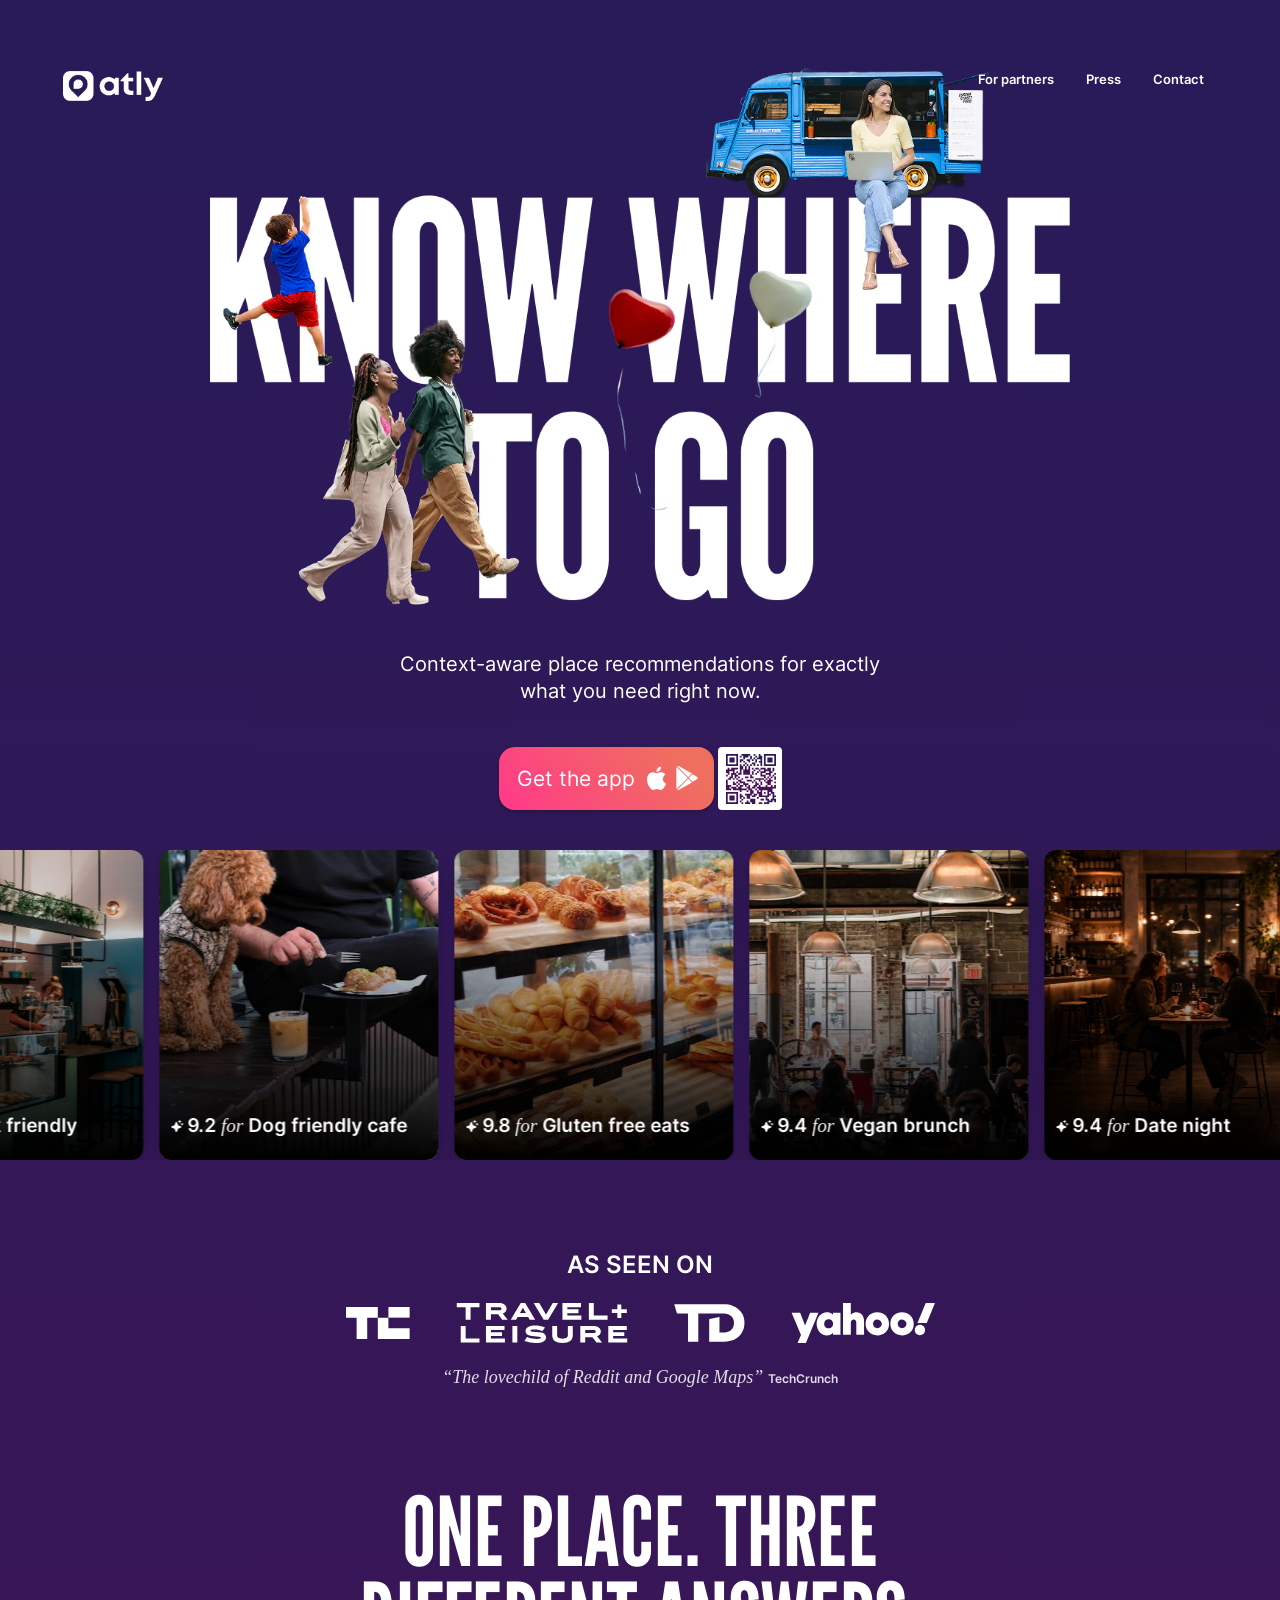
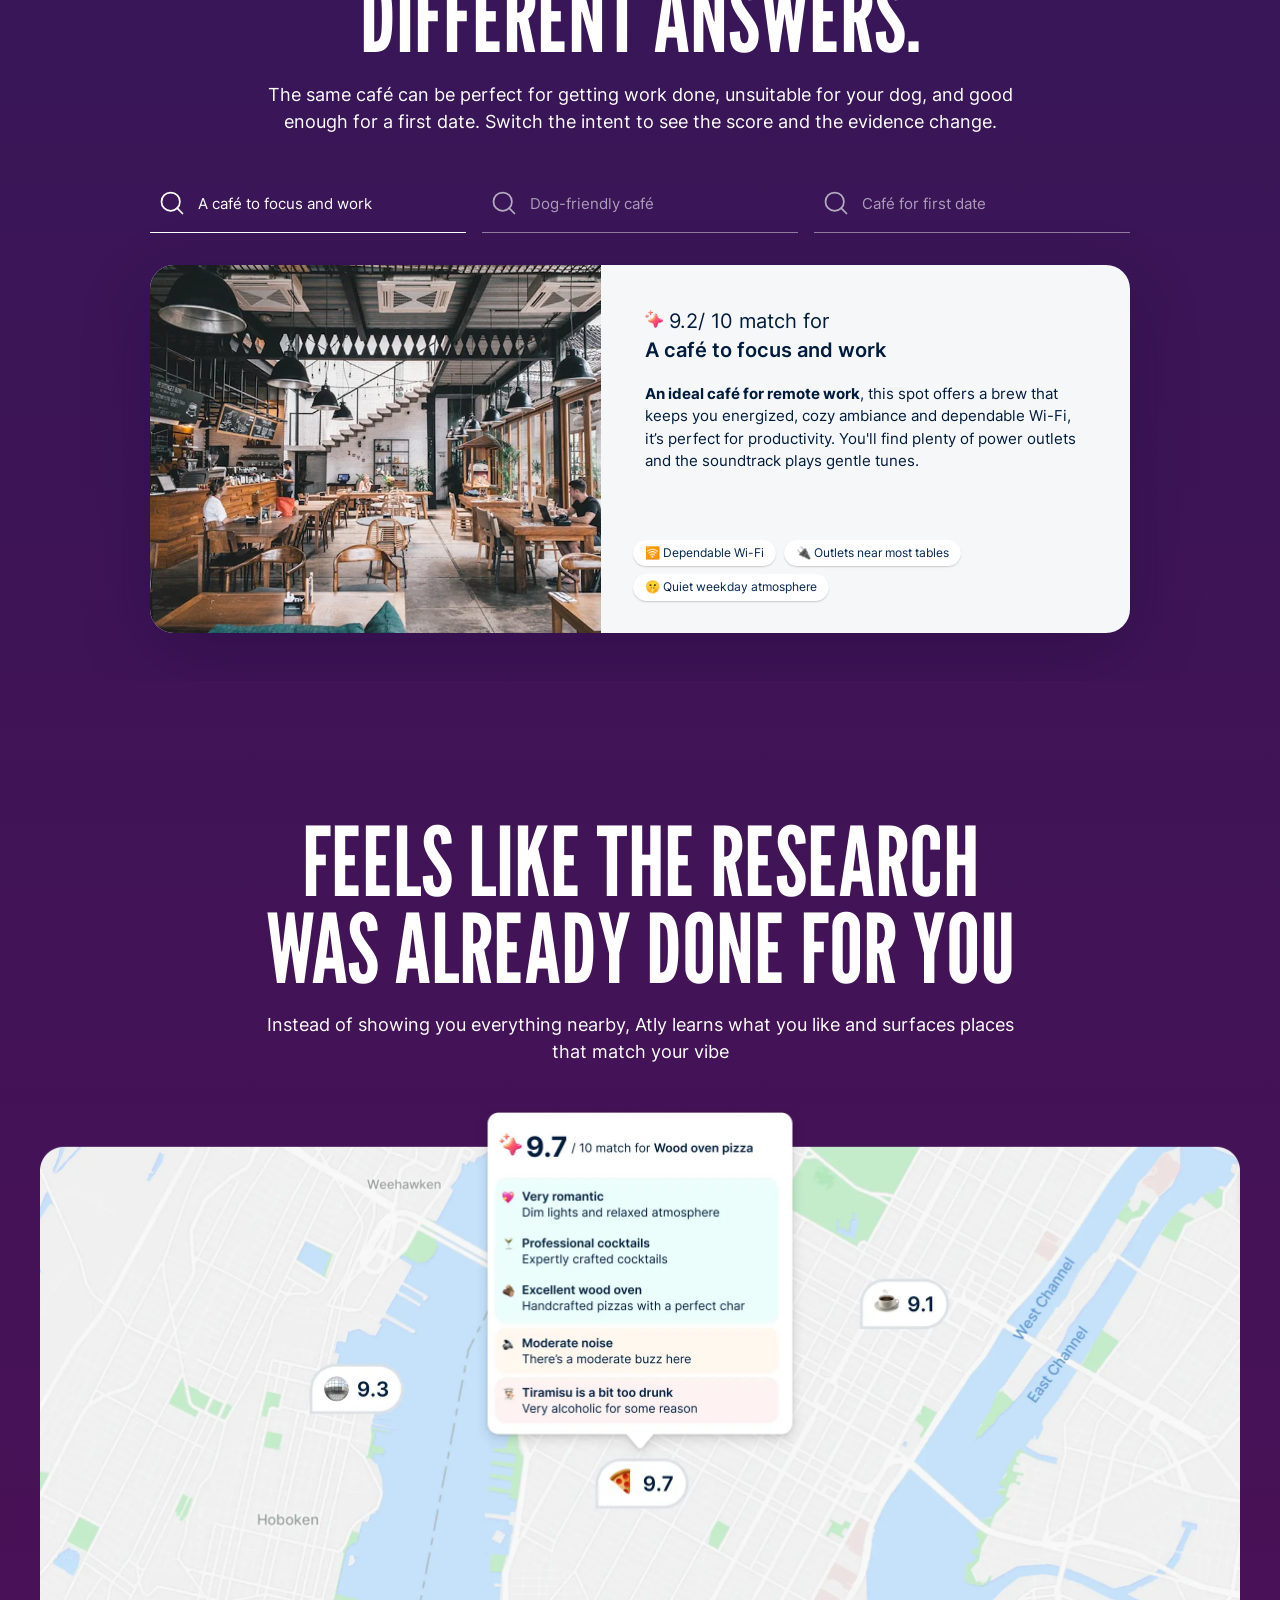
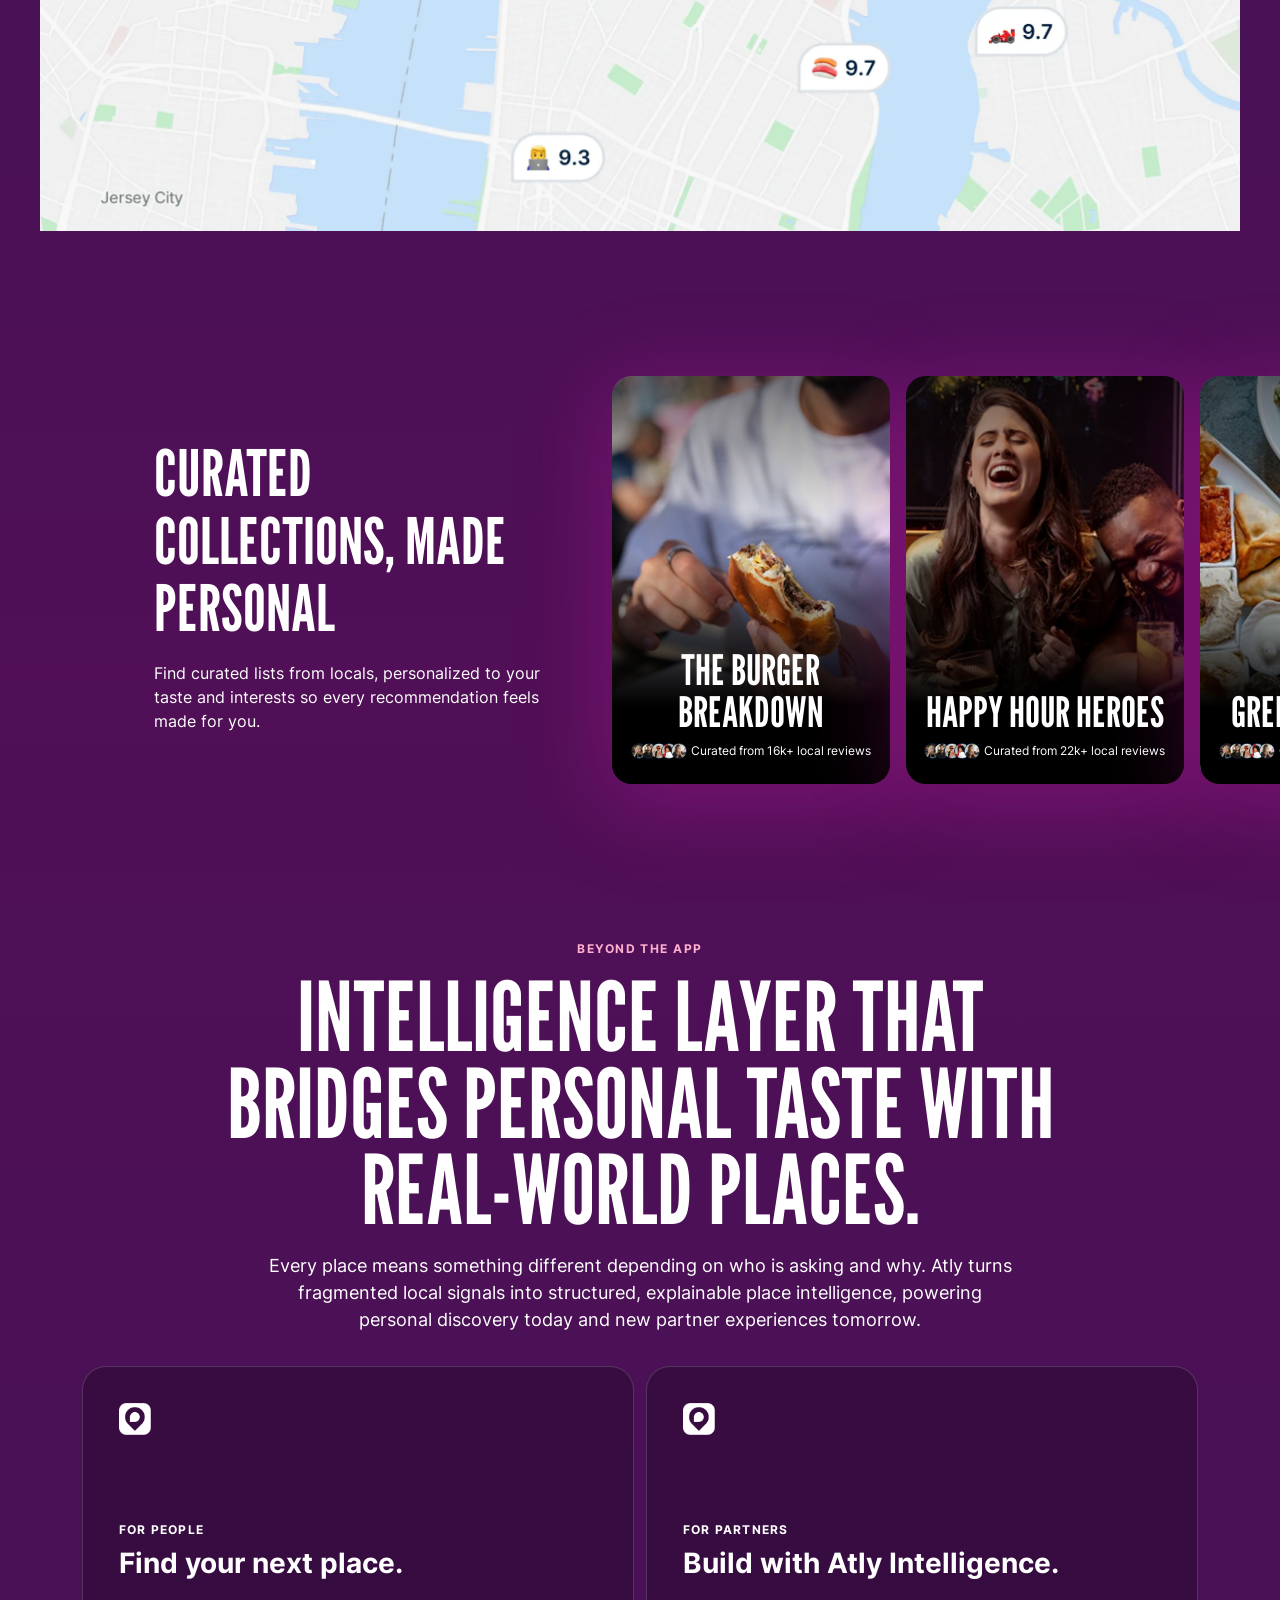
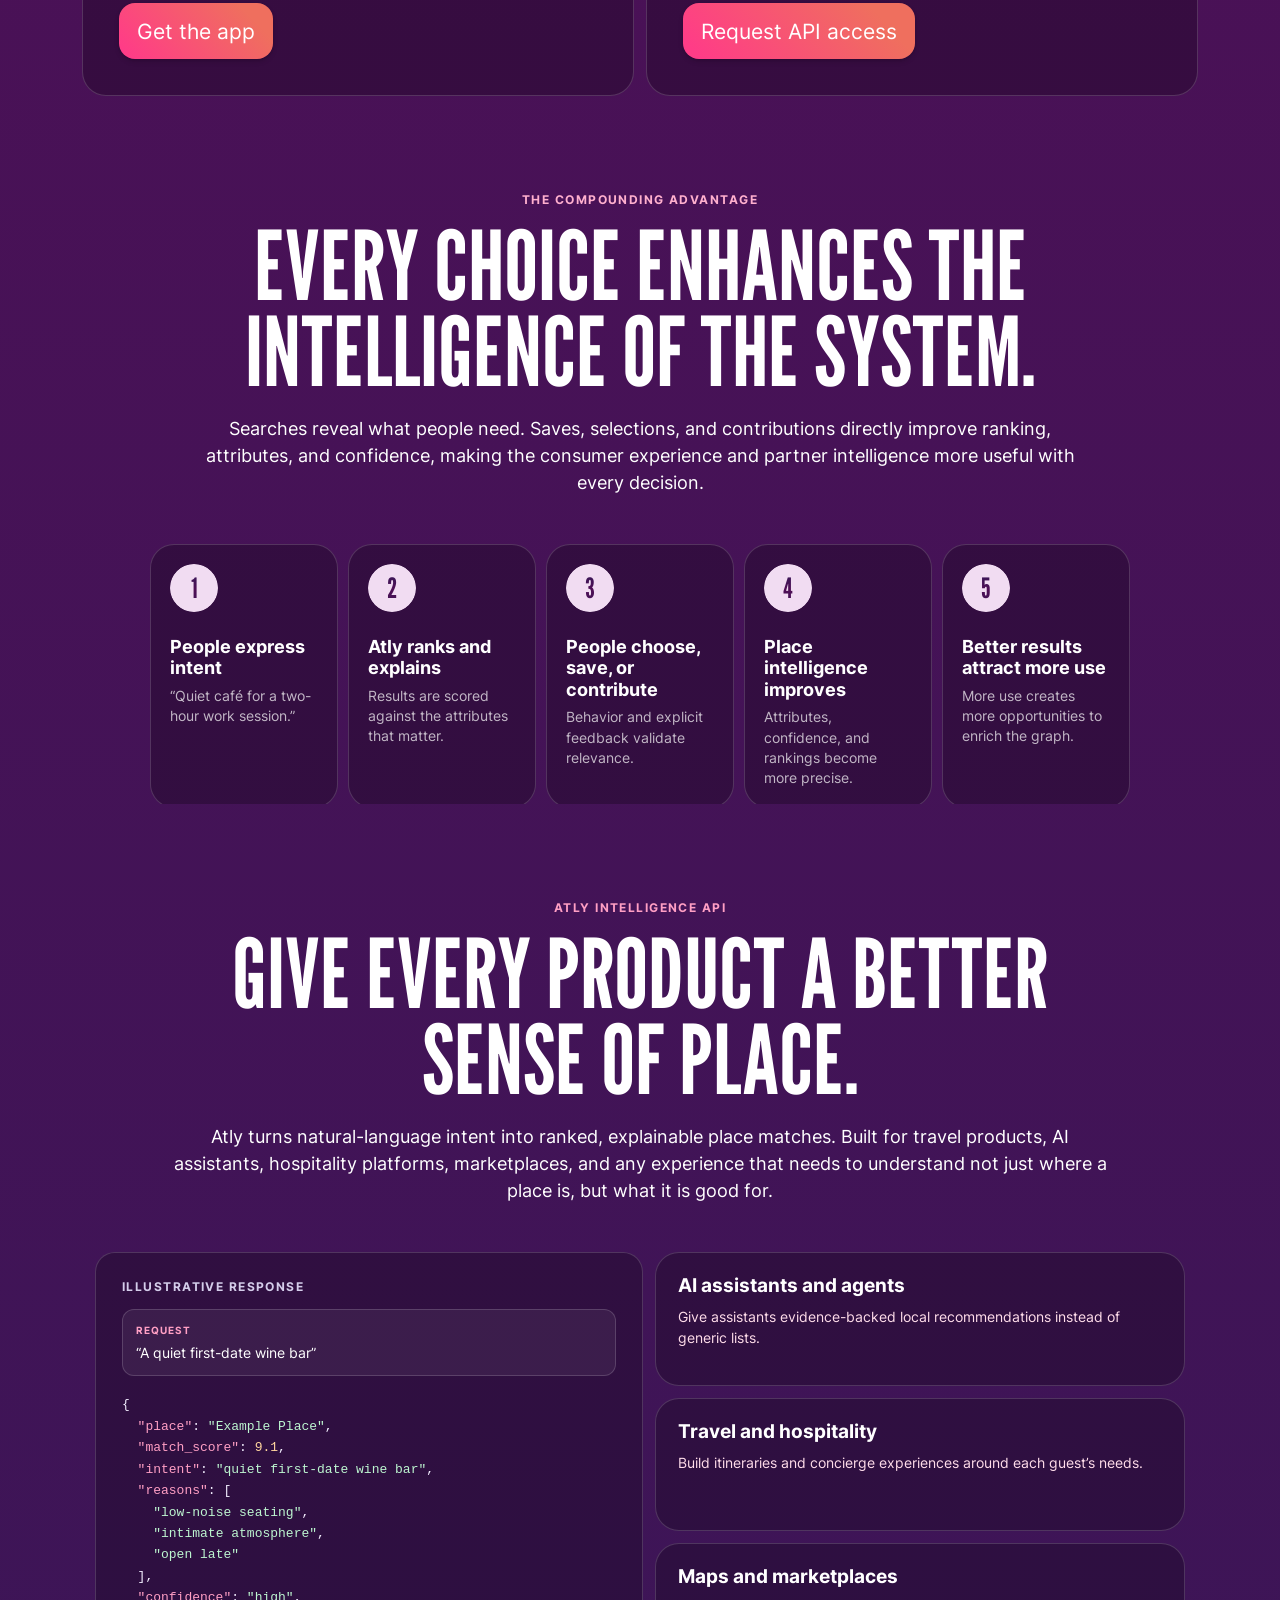
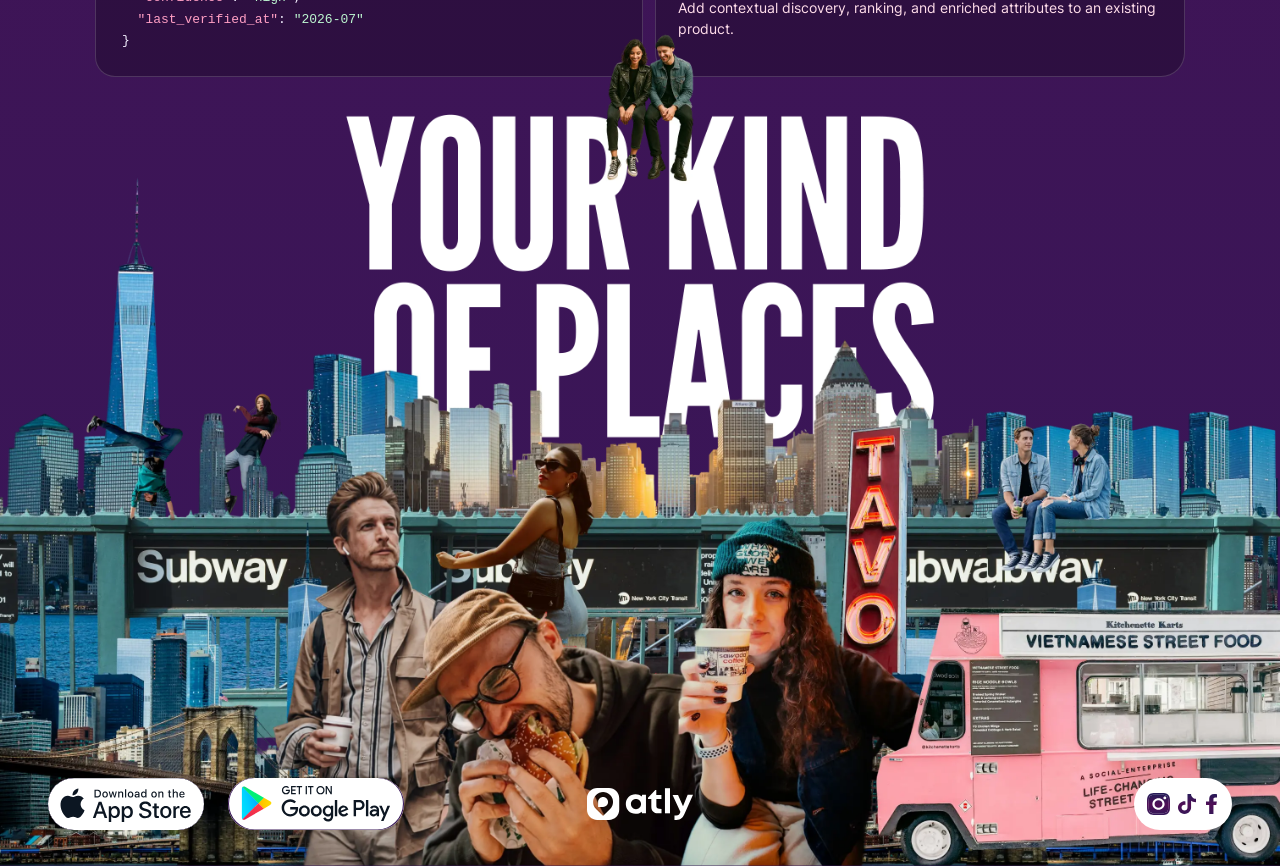
<file: marketing-site/landing-v4-1.html>
<!DOCTYPE html>
<html lang="en">
<head>
  <meta charset="UTF-8">
  <meta name="viewport" content="width=device-width, initial-scale=1.0">
  <title>Atly | Know where to go</title>
  <meta
    name="description"
    content="Atly learns what you like and surfaces the places around you that feel right for your taste and your plans."
  >
  <meta name="theme-color" content="#271b58">
  <meta property="og:title" content="Atly | Know where to go">
  <meta property="og:description" content="Personalized place recommendations for exactly what you need right now.">
  <meta property="og:type" content="website">
  <meta property="og:url" content="https://atly-know-where-to-go.lironcodex.chatgpt.site/marketing-site/landing-2026">
  <meta property="og:image" content="https://atly-know-where-to-go.lironcodex.chatgpt.site/marketing-site/assets/og-intelligence.jpg">
  <meta property="og:image:width" content="1200">
  <meta property="og:image:height" content="630">
  <meta property="og:image:alt" content="Atly | Know where to go">
  <meta name="twitter:card" content="summary_large_image">
  <meta name="twitter:image" content="https://atly-know-where-to-go.lironcodex.chatgpt.site/marketing-site/assets/og-intelligence.jpg">
  <link rel="canonical" href="https://atly-know-where-to-go.lironcodex.chatgpt.site/marketing-site/landing-2026">
  <link rel="icon" href="assets/app-icon.png">
  <link rel="preload" href="assets/Inter-Regular.ttf" as="font" type="font/ttf" crossorigin>
  <link rel="preload" href="assets/Inter-SemiBold.ttf" as="font" type="font/ttf" crossorigin>
  <link rel="preload" href="assets/Inter-Bold.ttf" as="font" type="font/ttf" crossorigin>
  <link rel="preload" href="assets/LeagueGothic-Regular.ttf" as="font" type="font/ttf" crossorigin>
  <link rel="stylesheet" href="styles.css">
  <style>
    @font-face {
      font-family: "League Gothic Local";
      src: url("assets/LeagueGothic-Regular.ttf") format("truetype");
      font-weight: 400;
      font-display: swap;
    }

    body.landing-codex-2026 {
      min-width: 320px;
      color: #ffffff;
      background:
        linear-gradient(
          180deg,
          #271b58 0%,
          #500f56 53.25%,
          #361757 102.79%,
          #1a1f58 156%
        );
    }

    body.landing-codex-2026::before {
      display: none;
    }

    .landing-codex-2026 main {
      display: block;
      padding: 0;
    }

    .landing-codex-2026 .site-header {
      position: absolute;
      top: 64px;
      left: 0;
      right: 0;
      z-index: 20;
      display: flex;
      align-items: flex-start;
      justify-content: space-between;
      width: 100%;
      max-width: none;
      margin: 0;
      padding: 0 63px;
      pointer-events: none;
    }

    .landing-codex-2026 .brand,
    .landing-codex-2026 .header-download,
    .landing-codex-2026 .hamburger {
      pointer-events: auto;
    }

    .landing-codex-2026 .brand {
      display: inline-flex;
      align-items: center;
      min-height: 44px;
    }

    .landing-codex-2026 .brand-wordmark {
      width: 100px;
      height: auto;
    }

    .landing-codex-2026 .header-download {
      min-width: 127px;
      min-height: 40px;
      padding: 0 18px;
      border: 2px solid #ffffff;
      border-radius: 12px;
      background: transparent;
      color: #ffffff;
      font-size: 15px;
      font-weight: 600;
      line-height: 1;
      text-transform: none;
    }

    .landing-codex-2026 .hamburger {
      display: none;
      align-items: center;
      justify-content: center;
      width: 44px;
      height: 44px;
      padding: 0;
      border: 0;
      background: transparent;
      color: #ffffff;
      cursor: pointer;
    }

    .landing-codex-2026 .hamburger img {
      width: 32px;
      height: 32px;
    }

    .landing-codex-2026 .mobile-menu {
      position: fixed;
      inset: 0;
      z-index: 100;
      display: flex;
      flex-direction: column;
      align-items: center;
      justify-content: center;
      gap: 26px;
      padding: 40px;
      background: #271b58;
      opacity: 0;
      pointer-events: auto;
      visibility: hidden;
      transition:
        opacity 220ms cubic-bezier(0.23, 1, 0.32, 1),
        visibility 220ms cubic-bezier(0.23, 1, 0.32, 1);
    }

    .landing-codex-2026 .mobile-menu.is-open {
      opacity: 1;
      visibility: visible;
    }

    .landing-codex-2026 .mobile-menu__close {
      position: absolute;
      top: 24px;
      right: 22px;
      display: flex;
      align-items: center;
      justify-content: center;
      width: 44px;
      height: 44px;
      border: 0;
      background: transparent;
      color: #ffffff;
      cursor: pointer;
    }

    .landing-codex-2026 .mobile-menu__close::before,
    .landing-codex-2026 .mobile-menu__close::after {
      position: absolute;
      width: 24px;
      height: 2px;
      border-radius: 999px;
      background: currentColor;
      content: "";
    }

    .landing-codex-2026 .mobile-menu__close::before {
      transform: rotate(45deg);
    }

    .landing-codex-2026 .mobile-menu__close::after {
      transform: rotate(-45deg);
    }

    .landing-codex-2026 .mobile-menu a {
      min-height: 44px;
      color: #ffffff;
      font-size: 20px;
      font-weight: 600;
      line-height: 2.2;
    }

    .lp-button {
      display: inline-flex;
      align-items: center;
      justify-content: center;
      gap: 12px;
      min-height: 63px;
      padding: 0 18px;
      border: 0;
      border-radius: 16px;
      color: #ffffff;
      background: linear-gradient(47.377deg, #ff3c87 6.381%, #ef6f5e 83.25%);
      box-shadow:
        0 1px 2px rgba(0, 0, 0, 0.1),
        0 3px 5px rgba(0, 0, 0, 0.13);
      font-size: 21px;
      font-weight: 500;
      line-height: 1;
      white-space: nowrap;
      transition: transform 160ms cubic-bezier(0.23, 1, 0.32, 1);
    }

    @media (hover: hover) and (pointer: fine) {
      .lp-button:hover {
        transform: translateY(-2px);
      }
    }

    .lp-button:active {
      transform: scale(0.97);
    }

    .lp-button:focus-visible,
    .landing-codex-2026 a:focus-visible,
    .landing-codex-2026 button:focus-visible {
      outline: 2px solid #ffffff;
      outline-offset: 4px;
    }

    .lp-button__icons {
      display: inline-flex;
      align-items: center;
      gap: 12px;
    }

    .lp-button__icons img:first-child {
      width: 19px;
      height: 24px;
    }

    .lp-button__icons img:last-child {
      width: 18px;
      height: 20px;
      transform: scaleX(1.2) scaleY(-1.2);
    }

    .lp-hero {
      position: relative;
      height: 774px;
      padding-top: 43px;
      overflow: hidden;
    }

    .lp-hero__art {
      position: relative;
      z-index: 1;
      width: min(860px, calc(100vw - 192px));
      max-width: none;
      margin: 0 auto;
    }

    .lp-hero__art img {
      width: 100%;
      max-width: none;
      height: auto;
      margin: 0 auto;
    }

    .lp-hero__copy {
      position: relative;
      z-index: 2;
      width: min(510px, calc(100% - 48px));
      margin: 8px auto 0;
      color: #ffffff;
      font-size: 18px;
      font-weight: 500;
      line-height: 1.51;
      text-align: center;
    }

    .lp-primary-actions {
      position: relative;
      z-index: 3;
      display: flex;
      align-items: center;
      justify-content: center;
      gap: 4px;
      margin-top: 34px;
    }

    .lp-qr {
      position: relative;
      display: inline-flex;
      width: 64px;
      height: 63px;
      overflow: hidden;
      border-radius: 4px;
      background: #ffffff;
      transition: transform 160ms cubic-bezier(0.23, 1, 0.32, 1);
    }

    @media (hover: hover) and (pointer: fine) {
      .lp-qr:hover {
        transform: translateY(-2px);
      }
    }

    .lp-qr:active {
      transform: scale(0.97);
    }

    .lp-qr img {
      position: absolute;
      display: block;
      max-width: none;
    }

    .lp-qr__base {
      inset: 1px;
      width: 62px;
      height: 61px;
    }

    .lp-qr__code {
      inset: 7px 7px 6px 8px;
      width: 50px;
      height: 50px;
    }

    .lp-qr__outline {
      inset: -1px 0 -1px 0;
      width: 64px;
      height: 65px;
    }

    .lp-press {
      display: grid;
      align-content: center;
      justify-items: center;
      height: 186px;
      gap: 30px;
      padding: 40px 72px;
    }

    .lp-press p {
      margin: 0;
      color: #ffffff;
      font-size: 24px;
      font-weight: 600;
      line-height: 1.32;
      text-transform: uppercase;
    }

    .lp-press img {
      width: 589px;
      max-width: min(589px, calc(100vw - 160px));
      height: auto;
    }

    .score-marquee {
      height: 324px;
      overflow: hidden;
    }

    .score-marquee__rail {
      width: 100%;
      overflow: hidden;
    }

    .score-marquee__track {
      display: flex;
      width: max-content;
      align-items: flex-start;
      --marquee-offset: -89px;
      --marquee-duration: 50.6s;
      animation: score-marquee var(--marquee-duration) linear infinite;
      backface-visibility: hidden;
      transform: translate3d(var(--marquee-offset), 0, 0);
      will-change: transform;
    }

    .score-marquee__group {
      display: flex;
      flex: 0 0 auto;
      align-items: flex-start;
      gap: 16px;
      padding-inline-end: 16px;
    }

    .place-card {
      position: relative;
      flex: 0 0 279px;
      width: 279px;
      height: 310px;
      overflow: hidden;
      border-radius: 12px;
      background: #2c1f5d;
      box-shadow:
        0 3px 9px rgba(0, 0, 0, 0.1),
        0 9px 28px rgba(0, 0, 0, 0.13);
    }

    .place-card img {
      width: 100%;
      height: 100%;
      object-fit: cover;
    }

    .place-card--dog > img {
      position: absolute;
      top: -20.56%;
      left: -4.6%;
      width: 104.6%;
      height: 141.12%;
      max-width: none;
      object-fit: fill;
    }

    .place-card::after {
      position: absolute;
      inset: 18% 0 0;
      background: linear-gradient(180deg, rgba(0, 0, 0, 0) 0%, #000000 100%);
      content: "";
    }

    .place-card__score {
      position: absolute;
      left: 12px;
      right: 12px;
      bottom: 20px;
      z-index: 1;
      display: flex;
      align-items: center;
      gap: 3.831px;
      margin: 0;
      color: #ffffff;
      font-size: 19px;
      font-weight: 600;
      line-height: 1.45;
      white-space: nowrap;
    }

    .place-card__score img {
      width: 12px;
      height: 12px;
      flex: 0 0 12px;
      content: url("assets/figma/icon-sparkle-rail-desktop.svg");
    }

    .place-card__score em {
      font-family: Georgia, "Times New Roman", serif;
      font-style: italic;
      font-weight: 400;
    }

    .lp-section {
      position: relative;
      overflow: hidden;
    }

    .lp-section-heading {
      width: min(772px, calc(100% - 48px));
      margin: 0 auto;
      color: #ffffff;
      font-family: "League Gothic Local", "League Gothic", sans-serif;
      font-size: 96px;
      font-weight: 400;
      line-height: 0.9;
      letter-spacing: 0;
      text-align: center;
      text-transform: uppercase;
    }

    .lp-section-copy {
      width: min(772px, calc(100% - 48px));
      margin: 20px auto 0;
      color: #ffffff;
      font-size: 18px;
      font-weight: 400;
      line-height: 1.42;
      text-align: center;
    }

    .research {
      padding-top: 78px;
    }

    .research__map {
      display: block;
      width: min(1204px, calc(100% - 80px));
      margin: 48px auto 0;
      overflow: hidden;
      border-radius: 24px;
      box-shadow: 0 24px 72px rgba(16, 6, 42, 0.2);
    }

    .research__map img {
      width: 100%;
      height: auto;
    }

    .score-explain {
      padding-top: 126px;
    }

    .score-explain .lp-section-heading {
      width: min(696px, calc(100% - 48px));
    }

    .score-explain .lp-section-copy {
      width: min(696px, calc(100% - 48px));
    }

    .plan-cards-wrap {
      display: flex;
      justify-content: center;
      margin-top: 72px;
      overflow: visible;
    }

    .plan-cards {
      display: flex;
      align-items: center;
      width: 952px;
      height: 489px;
    }

    .plan-card {
      position: relative;
      flex: 0 0 360px;
      width: 360px;
      overflow: hidden;
      border: 1px solid #001c3d;
      border-radius: 16px;
      background: #ebe9f7;
      box-shadow: 0 16px 87px 9px rgba(238, 31, 188, 0.25);
    }

    .plan-card:not(:last-child) {
      margin-right: -64px;
    }

    .plan-card__photo {
      position: relative;
      height: 312px;
      margin-bottom: -49px;
      overflow: hidden;
    }

    .plan-card__photo img {
      width: 100%;
      height: 100%;
      object-fit: cover;
    }

    .plan-card__body {
      position: relative;
      min-height: 226px;
      padding: 12px 20px 24px;
      background: #f6f7f9;
      color: #001c3d;
    }

    .plan-card__score {
      display: flex;
      align-items: center;
      gap: 4px;
      margin: 0 0 10px;
      color: #001c3d;
      font-size: 12px;
      line-height: 1.5;
      white-space: nowrap;
    }

    .plan-card__score img {
      width: 22px;
      height: 22px;
      flex: 0 0 auto;
      transform: rotate(180deg) scaleY(-1);
    }

    .plan-card__score strong {
      font-size: 28px;
      line-height: 1.35;
    }

    .plan-card__score b {
      font-weight: 600;
    }

    .plan-card__text {
      margin: 0;
      color: #001c3d;
      font-size: 15px;
      line-height: 1.5;
    }

    .plan-card__text strong {
      font-weight: 600;
      line-height: 1.6;
    }

    .collections {
      display: grid;
      grid-template-columns: minmax(0, 404px) minmax(0, 1fr);
      align-items: center;
      justify-content: stretch;
      gap: 86px;
      padding-left: clamp(48px, 17.45vw, 264px);
      padding-right: 0;
      padding-top: 96px;
      padding-bottom: 72px;
    }

    .collections__copy {
      width: 404px;
    }

    .collections .lp-section-heading,
    .collections .lp-section-copy {
      width: 100%;
      margin-left: 0;
      margin-right: 0;
      text-align: left;
    }

    .collections .lp-section-heading {
      font-size: 64px;
      line-height: 1.05;
    }

    .collections .lp-section-copy {
      font-size: 18px;
      line-height: 1.44;
    }

    .collection-cards {
      display: flex;
      gap: 1px;
      align-items: center;
      justify-self: end;
      margin-right: 0;
      min-width: 0;
    }

    .collection-card {
      position: relative;
      flex: 0 0 270px;
      width: 270px;
      height: 415px;
      display: flex;
      flex-direction: column;
      justify-content: flex-end;
      align-items: center;
      overflow: hidden;
      border-radius: 20px;
      padding: 24px 18px;
      box-shadow: 0 16px 87px 9px rgba(238, 31, 188, 0.25);
    }

    .collection-card > img {
      position: absolute;
      inset: 0;
      width: 100%;
      height: 100%;
      object-fit: cover;
    }

    .collection-card::after {
      position: absolute;
      inset: 0;
      background: linear-gradient(0deg, #000000 19%, rgba(0, 0, 0, 0) 57%, rgba(0, 0, 0, 0.54) 100%);
      content: "";
    }

    .collection-card__title {
      position: relative;
      z-index: 1;
      width: 234px;
      margin: 0;
      color: #ffffff;
      font-family: "League Gothic Local", "League Gothic", sans-serif;
      font-size: 42px;
      font-weight: 400;
      line-height: 0.99;
      letter-spacing: 0;
      text-align: center;
      text-transform: uppercase;
    }

    .collection-card__proof {
      position: relative;
      z-index: 1;
      display: flex;
      align-items: center;
      gap: 3px;
      margin-top: 9px;
      color: #ffffff;
      font-size: 9px;
      font-weight: 500;
      line-height: 1.5;
      white-space: nowrap;
    }

    .avatar-stack {
      display: flex;
      align-items: center;
    }

    .avatar-stack img {
      width: 13px;
      height: 13px;
      border-radius: 999px;
    }

    .avatar-stack img:not(:first-child) {
      margin-left: -5px;
    }

    .bottom-collage {
      position: relative;
      overflow: hidden;
      padding-top: 0;
    }

    .bottom-collage picture,
    .bottom-collage__image {
      display: block;
      width: 100%;
    }

    .bottom-collage__image {
      height: auto;
    }

    .site-footer-2026 {
      position: absolute;
      left: 0;
      right: 0;
      bottom: 0;
      z-index: 5;
      display: grid;
      grid-template-columns: minmax(0, 1fr) auto minmax(0, 1fr);
      align-items: center;
      height: 123.654px;
      padding: 0 48px;
      pointer-events: none;
    }

    .store-badges,
    .social-links {
      pointer-events: auto;
    }

    .store-badges {
      display: flex;
      align-items: center;
      justify-self: start;
      gap: 24px;
    }

    .app-store-badge,
    .google-play-badge {
      position: relative;
      display: inline-flex;
      align-items: center;
      justify-content: center;
      width: 156px;
      height: 52px;
      overflow: hidden;
      border-radius: 300px;
      background: #ffffff;
      transition: transform 160ms cubic-bezier(0.23, 1, 0.32, 1);
    }

    @media (hover: hover) and (pointer: fine) {
      .app-store-badge:hover,
      .google-play-badge:hover,
      .social-links a:hover {
        transform: translateY(-2px);
      }
    }

    .app-store-badge:active,
    .google-play-badge:active,
    .social-links a:active {
      transform: scale(0.97);
    }

    .google-play-badge {
      width: 175.964px;
      height: 51.381px;
    }

    .app-store-badge img,
    .google-play-badge img {
      display: block;
      width: 100%;
      height: 100%;
      object-fit: fill;
    }

    .footer-wordmark {
      display: block;
      width: 105.254px;
      height: 32px;
      pointer-events: none;
    }

    .social-links {
      display: flex;
      align-items: center;
      justify-self: end;
      gap: 9.775px;
      width: 97.791px;
      height: 52px;
      min-height: 0;
      padding: 15.639px 14.662px;
      border-radius: 999px;
      background: #ffffff;
    }

    .social-links a {
      display: inline-flex;
      align-items: center;
      justify-content: center;
      min-width: 0;
      min-height: 0;
      position: relative;
      transition: transform 160ms cubic-bezier(0.23, 1, 0.32, 1);
    }

    .social-links img {
      display: block;
      max-width: none;
      max-height: none;
    }

    .social-links a:first-child {
      width: 18.995px;
      height: 18.994px;
    }

    .social-links a:first-child img {
      position: absolute;
      width: 22.449px;
      height: 22.449px;
      inset: -1.727px;
    }

    .social-links a:nth-child(2) {
      width: 18.847px;
      height: 20.721px;
    }

    .social-links a:nth-child(2) img {
      width: 100%;
      height: 100%;
    }

    .social-links a:last-child {
      width: 11.075px;
      height: 20.721px;
    }

    .social-links a:last-child img {
      width: 100%;
      height: 100%;
    }

    @media (min-width: 721px) and (max-width: 900px) {
      .site-footer-2026 {
        padding-right: 32px;
        padding-left: 32px;
      }

      .store-badges {
        gap: 10px;
      }

      .app-store-badge {
        width: 125px;
        height: 41.667px;
      }

      .google-play-badge {
        width: 141px;
        height: 41.175px;
      }

      .footer-wordmark {
        width: 92px;
        height: 27.972px;
      }
    }

    @media (max-width: 1280px) {
      .collections {
        grid-template-columns: minmax(280px, 404px) minmax(620px, 812px);
        justify-content: center;
        gap: 56px;
        padding-left: 40px;
        padding-right: 0;
      }

      .collection-cards {
        justify-self: auto;
        margin-right: 0;
      }
    }

    @media (max-width: 1023px) {
      .lp-section-heading {
        font-size: 72px;
      }

      .collections {
        grid-template-columns: 1fr;
        justify-items: center;
        gap: 36px;
        padding: 72px 0 56px;
      }

      .collections__copy {
        width: min(404px, calc(100% - 48px));
      }

      .collections .lp-section-heading,
      .collections .lp-section-copy {
        text-align: center;
      }

      .collection-cards {
        max-width: 100%;
        overflow: hidden;
      }
    }

    @media (max-width: 720px) {
      .landing-codex-2026 .site-header {
        top: 62px;
        padding: 0 24px;
        align-items: flex-start;
      }

      .landing-codex-2026 .brand {
        align-items: flex-start;
      }

      .landing-codex-2026 .brand-wordmark {
        width: 105px;
      }

      .landing-codex-2026 .header-download {
        display: none;
      }

      .landing-codex-2026 .hamburger {
        display: flex;
        align-items: flex-start;
      }

      .lp-hero {
        height: 548px;
        padding-top: 116px;
      }

      .lp-hero__art {
        width: min(360px, calc(100vw - 33px));
        height: 224px;
        max-width: calc(100vw - 33px);
        left: auto;
        margin: 0 auto;
      }

      .lp-hero__art img {
        height: 100%;
        object-fit: fill;
      }

      .lp-hero__copy {
        width: min(331px, calc(100% - 62px));
        margin-top: 25px;
        font-size: 15px;
        font-weight: 400;
        line-height: 1.5;
      }

      .lp-primary-actions {
        margin-top: 25px;
      }

      .lp-button {
        min-width: 248px;
        min-height: 63px;
        padding: 0 22px;
        font-size: 21px;
      }

      .lp-qr {
        display: none;
      }

      .lp-press {
        height: 119px;
        gap: 12px;
        padding: 8px 16px 24px;
      }

      .lp-press p {
        font-size: 16px;
      }

      .lp-press img {
        width: 360px;
        max-width: calc(100vw - 32px);
      }

      .score-marquee {
        height: 248px;
      }

      .landing-codex-2026:not(.landing-2026-redesign) .score-marquee__track {
        gap: 12px;
        --marquee-offset: 16px;
        animation: none !important;
      }

      .landing-2026-redesign .score-marquee__track {
        --marquee-offset: 16px;
        --marquee-duration: 38.6s;
      }

      .landing-2026-redesign .score-marquee__group {
        gap: 12px;
        padding-inline-end: 12px;
      }

      .place-card {
        flex-basis: 213px;
        width: 213px;
        height: 237px;
        border-radius: 9px;
      }

      .place-card__score {
        left: 9px;
        right: 9px;
        bottom: 15px;
        gap: 4px;
        font-size: 14px;
      }

      .place-card__score img {
        width: 14px;
        height: 14px;
      }

      .research {
        padding-top: 42px;
      }

      .lp-section-heading {
        width: min(332px, calc(100% - 32px));
        font-size: 42px;
        line-height: 0.93;
      }

      .lp-section-copy {
        width: min(332px, calc(100% - 32px));
        margin-top: 14px;
        font-size: 12px;
        line-height: 1.42;
      }

      .research__map {
        width: 100%;
        height: 415px;
        margin-top: 37px;
        border-radius: 0;
        box-shadow: none;
      }

      .research__map img {
        height: 100%;
        object-fit: cover;
      }

      .score-explain {
        padding-top: 39px;
      }

      .score-explain .lp-section-heading,
      .score-explain .lp-section-copy {
        width: min(304px, calc(100% - 48px));
        text-align: left;
      }

      .score-explain .lp-section-heading {
        line-height: 0.86;
      }

      .score-explain .lp-section-copy {
        margin-top: 12px;
      }

      .plan-cards-wrap {
        height: 186px;
        margin-top: 46px;
        overflow: hidden;
      }

      .plan-cards {
        width: 952px;
        height: 489px;
        transform: scale(0.378);
        transform-origin: top center;
      }

      .collections {
        display: flex;
        flex-direction: column;
        align-items: flex-start;
        gap: 29px;
        padding: 53px 0 23px 45px;
      }

      .collections__copy {
        width: min(304px, calc(100vw - 62px));
      }

      .collections .lp-section-heading,
      .collections .lp-section-copy {
        width: 100%;
        text-align: left;
      }

      .collections .lp-section-heading {
        font-size: 42px;
        line-height: 0.86;
      }

      .collections .lp-section-copy {
        margin-top: 14px;
        font-size: 12px;
        line-height: 1.45;
      }

      .collection-cards {
        width: 360px;
        gap: 1px;
        justify-self: auto;
        margin-right: 0;
        transform: translateX(-28px);
      }

      .collection-card {
        flex-basis: 120px;
        width: 120px;
        height: 184px;
        border-radius: 9px;
        padding: 11px 8px;
      }

      .collection-card__title {
        width: 104px;
        font-size: 19px;
      }

      .collection-card__proof {
        gap: 1px;
        margin-top: 4px;
        font-size: 4px;
      }

      .avatar-stack img {
        width: 6px;
        height: 6px;
      }

      .avatar-stack img:not(:first-child) {
        margin-left: -2px;
      }

      .bottom-collage {
        padding-top: 0;
      }

      .site-footer-2026 {
        bottom: 36px;
        display: flex;
        height: auto;
        flex-direction: column-reverse;
        align-items: flex-end;
        gap: 21px;
        padding: 0 24px;
      }

      .store-badges {
        align-self: center;
        gap: 12px;
        transform: translateX(10px);
      }

      .app-store-badge {
        width: 144px;
        height: 48px;
      }

      .google-play-badge {
        width: 163px;
        height: 48px;
      }

      .footer-wordmark {
        position: absolute;
        top: 0;
        left: 24px;
        width: 92px;
        height: 27.972px;
      }

      .social-links {
        flex-direction: column;
        width: 44px;
        height: auto;
        min-height: 0;
        gap: 12px;
        padding: 0;
        background: transparent;
      }

      .social-links a {
        width: 44px;
        height: 44px;
        padding: 13px;
        border-radius: 999px;
        background: #ffffff;
      }

      .social-links a:first-child,
      .social-links a:nth-child(2),
      .social-links a:last-child {
        width: 44px;
        height: 44px;
      }

      .social-links a:first-child img {
        position: static;
        width: 20px;
        height: 20px;
      }

      .social-links a:nth-child(2) img {
        width: 18px;
        height: 20px;
      }

      .social-links a:last-child img {
        width: 11px;
        height: 20px;
      }
    }

    @media (max-width: 374px) {
      .lp-hero__art {
        width: min(336px, calc(100vw - 28px));
        height: 209px;
        margin: 0 auto;
      }

      .plan-cards {
        transform: scale(0.31);
      }

      .collections {
        padding-left: 36px;
      }

      .collection-cards {
        transform: translateX(-19px);
      }
    }

    /* Landing Intelligence additions: preserve the established Atly look while
       making the new evidence and platform story responsive and interactive. */
    .landing-intelligence-2026 {
      --atly-ink: #001c3d;
      --atly-purple: #271b58;
      --atly-purple-deep: #1a113f;
      --atly-card: #f6f7f9;
      --atly-lilac: #ebe9f7;
      --atly-pink: #ff3c87;
      --atly-coral: #ef6f5e;
      --atly-mint: #bdf6d0;
    }

    .landing-intelligence-2026 .desktop-header-actions {
      display: none;
      align-items: center;
      gap: 24px;
      pointer-events: auto;
    }

    .landing-intelligence-2026 .partner-link {
      min-height: 44px;
      display: inline-flex;
      align-items: center;
      color: #ffffff;
      font-size: 15px;
      font-weight: 600;
      text-decoration: none;
    }

    .landing-intelligence-2026 .lp-hero {
      height: auto;
      min-height: 0;
      padding: 116px 16px 56px;
      overflow: visible;
    }

    .landing-intelligence-2026 .lp-hero__art {
      width: min(336px, calc(100vw - 28px));
      height: auto;
      max-width: 100%;
    }

    .landing-intelligence-2026 .lp-hero__art img {
      height: auto;
      object-fit: contain;
    }

    .landing-intelligence-2026 .lp-hero__copy {
      width: min(530px, calc(100% - 24px));
      margin-top: 24px;
      font-size: 16px;
      font-weight: 400;
      line-height: 1.5;
    }

    .landing-intelligence-2026 .lp-hero__copy strong {
      display: block;
      margin-bottom: 8px;
      font-size: 18px;
      font-weight: 600;
      line-height: 1.35;
    }

    .landing-intelligence-2026 .lp-primary-actions {
      flex-wrap: wrap;
      gap: 12px;
      margin-top: 28px;
    }

    .lp-secondary-button {
      min-height: 56px;
      display: inline-flex;
      align-items: center;
      justify-content: center;
      padding: 0 22px;
      border: 2px solid rgba(255, 255, 255, 0.88);
      border-radius: 16px;
      color: #ffffff;
      font-size: 16px;
      font-weight: 600;
      line-height: 1;
      text-decoration: none;
      transition: background 160ms ease, color 160ms ease, transform 160ms ease;
    }

    .lp-secondary-button:hover {
      background: #ffffff;
      color: var(--atly-purple);
      transform: translateY(-2px);
    }

    .hero-query-demo {
      position: relative;
      z-index: 4;
      width: min(900px, 100%);
      margin: 44px auto 0;
      padding: 20px;
      border: 1px solid rgba(255, 255, 255, 0.18);
      border-radius: 24px;
      background: rgba(255, 255, 255, 0.09);
      box-shadow: 0 24px 60px rgba(15, 6, 42, 0.22);
      backdrop-filter: blur(14px);
    }

    .hero-query-demo__eyebrow,
    .section-eyebrow,
    .context-card__eyebrow,
    .api-demo__label {
      margin: 0;
      color: rgba(255, 255, 255, 0.72);
      font-size: 12px;
      font-weight: 700;
      line-height: 1.3;
      letter-spacing: 0.12em;
      text-transform: uppercase;
    }

    .hero-query-demo__queries {
      display: flex;
      gap: 10px;
      margin-top: 12px;
      overflow-x: auto;
      padding: 2px 2px 10px;
      scroll-snap-type: x proximity;
      scrollbar-width: none;
    }

    .hero-query-demo__queries::-webkit-scrollbar {
      display: none;
    }

    .query-chip {
      min-height: 48px;
      flex: 0 0 auto;
      max-width: 270px;
      padding: 10px 14px;
      border: 1px solid rgba(255, 255, 255, 0.36);
      border-radius: 999px;
      background: transparent;
      color: #ffffff;
      font: inherit;
      font-size: 14px;
      line-height: 1.3;
      text-align: left;
      cursor: pointer;
      scroll-snap-align: start;
    }

    .query-chip.is-active {
      border-color: #ffffff;
      background: #ffffff;
      color: var(--atly-purple);
      box-shadow: 0 8px 24px rgba(19, 7, 52, 0.2);
    }

    .hero-query-result {
      display: grid;
      grid-template-columns: 84px minmax(0, 1fr);
      gap: 14px;
      margin-top: 8px;
      padding: 14px;
      border-radius: 18px;
      background: var(--atly-card);
      color: var(--atly-ink);
      text-align: left;
    }

    .hero-query-result > img {
      width: 84px;
      height: 112px;
      border-radius: 12px;
      object-fit: cover;
    }

    .hero-query-result__topline {
      display: flex;
      justify-content: space-between;
      gap: 12px;
      align-items: baseline;
    }

    .hero-query-result__place {
      font-size: 18px;
      font-weight: 700;
      line-height: 1.25;
    }

    .hero-query-result__topline strong {
      color: var(--atly-pink);
      font-size: 26px;
      line-height: 1;
    }

    .hero-query-result__intent {
      margin: 4px 0 8px;
      font-size: 14px;
      line-height: 1.4;
    }

    .signal-list,
    .context-card__reasons {
      display: flex;
      flex-wrap: wrap;
      gap: 6px;
      margin: 0;
      padding: 0;
      list-style: none;
    }

    .signal-list li,
    .context-card__reasons li {
      padding: 5px 8px;
      border-radius: 999px;
      background: #e8e5f6;
      color: var(--atly-ink);
      font-size: 12px;
      line-height: 1.25;
    }

    .evidence-line {
      margin: 10px 0 0;
      color: #506076;
      font-size: 12px;
      line-height: 1.35;
    }

    .illustrative-note {
      margin: 10px 2px 0;
      color: rgba(255, 255, 255, 0.6);
      font-size: 11px;
      line-height: 1.4;
      text-align: left;
    }

    .illustrative-note--dark {
      color: #687286;
    }

    .landing-intelligence-2026 .lp-press {
      height: auto;
      min-height: 180px;
      gap: 18px;
      padding: 40px 20px 32px;
    }

    .landing-intelligence-2026 .lp-press a {
      display: inline-flex;
      justify-content: center;
      max-width: 100%;
    }

    .landing-intelligence-2026 .lp-press blockquote {
      margin: 0;
      color: rgba(255, 255, 255, 0.86);
      font-family: Georgia, "Times New Roman", serif;
      font-size: 16px;
      font-style: italic;
      line-height: 1.4;
      text-align: center;
    }

    .landing-intelligence-2026 .lp-press cite {
      font-family: Inter, sans-serif;
      font-size: 12px;
      font-style: normal;
      font-weight: 600;
    }

    .traction-band {
      width: min(1180px, calc(100% - 32px));
      display: grid;
      grid-template-columns: repeat(2, minmax(0, 1fr));
      gap: 1px;
      margin: 0 auto 48px;
      overflow: hidden;
      border: 1px solid rgba(255, 255, 255, 0.18);
      border-radius: 20px;
      background: rgba(255, 255, 255, 0.18);
    }

    .traction-band > div {
      min-height: 110px;
      display: flex;
      flex-direction: column;
      align-items: center;
      justify-content: center;
      padding: 16px 10px;
      background: rgba(42, 26, 91, 0.9);
      text-align: center;
    }

    .traction-band strong {
      color: #ffffff;
      font-family: "League Gothic Local", "League Gothic", sans-serif;
      font-size: 42px;
      font-weight: 400;
      line-height: 0.95;
    }

    .traction-band span {
      margin-top: 6px;
      color: rgba(255, 255, 255, 0.72);
      font-size: 12px;
      line-height: 1.25;
      text-transform: uppercase;
    }

    .traction-band > p {
      grid-column: 1 / -1;
      margin: 0;
      padding: 10px 16px;
      background: rgba(24, 14, 66, 0.94);
      color: rgba(255, 255, 255, 0.62);
      font-size: 11px;
      line-height: 1.4;
      text-align: center;
    }

    .landing-intelligence-2026 .score-explain {
      padding: 72px 16px 48px;
    }

    .landing-intelligence-2026 .lp-section-copy {
      font-size: 16px;
      line-height: 1.5;
    }

    .landing-intelligence-2026 .score-explain .lp-section-heading,
    .landing-intelligence-2026 .score-explain .lp-section-copy {
      width: min(760px, 100%);
      text-align: center;
    }

    .context-switcher {
      width: min(980px, 100%);
      margin: 40px auto 0;
    }

    .context-switcher__tabs {
      display: grid;
      grid-template-columns: 1fr;
      gap: 10px;
    }

    .context-tab {
      min-height: 58px;
      display: flex;
      justify-content: space-between;
      align-items: center;
      gap: 16px;
      padding: 12px 16px;
      border: 1px solid rgba(255, 255, 255, 0.24);
      border-radius: 14px;
      background: rgba(255, 255, 255, 0.08);
      color: #ffffff;
      font: inherit;
      font-size: 15px;
      cursor: pointer;
    }

    .context-tab strong {
      font-size: 22px;
    }

    .context-tab.is-active {
      border-color: #ffffff;
      background: #ffffff;
      color: var(--atly-purple);
    }

    .context-card {
      display: grid;
      grid-template-columns: 1fr;
      margin-top: 16px;
      overflow: hidden;
      border-radius: 24px;
      background: var(--atly-card);
      color: var(--atly-ink);
      box-shadow: 0 24px 70px rgba(16, 6, 42, 0.24);
    }

    .mobile-intent-carousel {
      display: none;
    }

    .context-card__photo {
      position: relative;
      min-height: 270px;
    }

    .context-card__photo > img {
      position: absolute;
      inset: 0;
      width: 100%;
      height: 100%;
      object-fit: cover;
    }

    .context-card__photo::after {
      position: absolute;
      inset: 35% 0 0;
      background: linear-gradient(180deg, transparent, rgba(0, 0, 0, 0.76));
      content: "";
    }

    .context-card__photo p {
      position: absolute;
      left: 18px;
      bottom: 18px;
      z-index: 1;
      display: flex;
      align-items: baseline;
      gap: 7px;
      margin: 0;
      color: #ffffff;
    }

    .context-card__photo p img {
      width: 20px;
      height: 20px;
    }

    .context-card__photo p strong {
      font-size: 38px;
      line-height: 1;
    }

    .context-card__photo p span {
      font-size: 14px;
    }

    .context-card__body {
      padding: 24px 20px;
    }

    .context-card__eyebrow {
      color: #6c6482;
    }

    .context-card__body h3 {
      margin: 8px 0 16px;
      font-size: 26px;
      line-height: 1.15;
    }

    .context-card__reasons li {
      font-size: 13px;
    }

    .evidence-grid {
      display: grid;
      grid-template-columns: 1fr;
      gap: 10px;
      margin: 22px 0 0;
    }

    .evidence-grid div {
      padding: 12px;
      border: 1px solid #ded9ef;
      border-radius: 12px;
      background: #ffffff;
    }

    .evidence-grid dt {
      color: #746b89;
      font-size: 11px;
      font-weight: 700;
      letter-spacing: 0.08em;
      text-transform: uppercase;
    }

    .evidence-grid dd {
      margin: 4px 0 0;
      font-size: 14px;
      font-weight: 600;
      line-height: 1.35;
    }

    .source-summary {
      display: grid;
      gap: 5px;
      margin: 16px 0 0;
      padding: 14px;
      border-left: 3px solid var(--atly-pink);
      background: #eeeaf9;
      color: #3e4860;
      font-size: 13px;
      line-height: 1.45;
    }

    .source-summary strong {
      color: var(--atly-ink);
      font-size: 11px;
      letter-spacing: 0.08em;
      text-transform: uppercase;
    }

    .landing-intelligence-2026 .collections {
      display: flex;
      flex-direction: column;
      align-items: stretch;
      gap: 32px;
      padding: 72px 0;
    }

    .landing-intelligence-2026 .collections__copy {
      width: auto;
      padding: 0 24px;
    }

    .landing-intelligence-2026 .collections .lp-section-heading,
    .landing-intelligence-2026 .collections .lp-section-copy {
      width: min(760px, 100%);
      margin-inline: auto;
      text-align: center;
    }

    .landing-intelligence-2026 .collections .lp-section-copy {
      font-size: 16px;
    }

    .landing-intelligence-2026 .collection-cards {
      width: 100%;
      display: flex;
      gap: 16px;
      justify-content: flex-start;
      overflow-x: auto;
      padding: 0 24px 12px;
      transform: none;
      scroll-snap-type: x mandatory;
      scrollbar-width: none;
    }

    .carousel-hint {
      margin: -16px 24px -12px;
      color: rgba(255, 255, 255, 0.72);
      font-size: 12px;
      font-weight: 600;
      line-height: 1.4;
      text-align: right;
    }

    .landing-intelligence-2026 .collection-cards::-webkit-scrollbar {
      display: none;
    }

    .landing-intelligence-2026 .collection-card {
      flex: 0 0 278px;
      width: 278px;
      height: 408px;
      padding: 24px 18px;
      border-radius: 20px;
      scroll-snap-align: center;
    }

    .landing-intelligence-2026 .collection-card__title {
      width: 238px;
      font-size: 42px;
    }

    .landing-intelligence-2026 .collection-card__proof {
      gap: 4px;
      margin-top: 10px;
      font-size: 12px;
    }

    .landing-intelligence-2026 .avatar-stack img {
      width: 16px;
      height: 16px;
    }

    .landing-intelligence-2026 .avatar-stack img:not(:first-child) {
      margin-left: -6px;
    }

    .methodology-note {
      width: min(760px, calc(100% - 48px));
      margin: 0 auto;
      padding: 14px 16px;
      border: 1px solid rgba(255, 255, 255, 0.2);
      border-radius: 14px;
      color: rgba(255, 255, 255, 0.82);
      font-size: 13px;
      line-height: 1.45;
    }

    .methodology-note summary {
      min-height: 44px;
      display: flex;
      align-items: center;
      font-weight: 600;
      cursor: pointer;
    }

    .methodology-note p {
      margin: 8px 0 0;
      color: rgba(255, 255, 255, 0.68);
    }

    .intelligence-bridge {
      width: min(1180px, calc(100% - 32px));
      margin: 48px auto 0;
      padding: 72px 24px;
      border-radius: 28px;
      background:
        radial-gradient(circle at 85% 10%, rgba(255, 60, 135, 0.36), transparent 38%),
        linear-gradient(135deg, #1c164d, #5a1258);
      box-shadow: 0 24px 80px rgba(17, 6, 44, 0.26);
    }

    .section-eyebrow {
      color: #ffb0ce;
      text-align: center;
    }

    .intelligence-bridge .lp-section-heading {
      width: min(900px, 100%);
      margin-top: 16px;
      font-size: clamp(3.25rem, 12vw, 6rem);
      line-height: 0.9;
    }

    .intelligence-bridge .lp-section-copy {
      width: min(760px, 100%);
      font-size: 16px;
    }

    .place-graph,
    .api-section,
    .learning-loop {
      padding: 96px 16px;
    }

    .platform-heading .lp-section-heading,
    .platform-heading .lp-section-copy {
      width: min(880px, 100%);
    }

    .platform-heading .lp-section-heading {
      margin-top: 14px;
    }

    .place-graph__visual {
      width: min(1050px, 100%);
      display: grid;
      grid-template-columns: 1fr;
      gap: 16px;
      margin: 48px auto 0;
      padding: 18px;
      border: 1px solid rgba(255, 255, 255, 0.16);
      border-radius: 28px;
      background: rgba(255, 255, 255, 0.07);
    }

    .graph-place-card {
      overflow: hidden;
      border-radius: 20px;
      background: #ffffff;
      color: var(--atly-ink);
    }

    .graph-place-card > img {
      width: 100%;
      height: 230px;
      object-fit: cover;
    }

    .graph-place-card > div {
      display: grid;
      gap: 4px;
      padding: 18px;
    }

    .graph-place-card p,
    .graph-place-card strong,
    .graph-place-card span {
      margin: 0;
    }

    .graph-place-card p {
      font-size: 20px;
      font-weight: 700;
    }

    .graph-place-card strong {
      font-size: 14px;
    }

    .graph-place-card span {
      color: #6d7585;
      font-size: 12px;
    }

    .graph-attributes {
      display: grid;
      grid-template-columns: 1fr;
      gap: 8px;
      margin: 0;
      padding: 0;
      list-style: none;
    }

    .graph-attributes li {
      min-height: 58px;
      display: flex;
      justify-content: space-between;
      align-items: center;
      gap: 12px;
      padding: 12px 14px;
      border-radius: 14px;
      background: rgba(255, 255, 255, 0.94);
      color: var(--atly-ink);
    }

    .graph-attributes span {
      font-size: 14px;
    }

    .graph-attributes strong {
      color: #ee3f86;
      font-size: 13px;
      text-align: right;
    }

    .graph-sources {
      display: flex;
      flex-wrap: wrap;
      gap: 8px;
    }

    .graph-sources span {
      padding: 8px 10px;
      border: 1px solid rgba(255, 255, 255, 0.22);
      border-radius: 999px;
      color: rgba(255, 255, 255, 0.86);
      font-size: 12px;
    }

    .principle-grid,
    .use-case-grid {
      width: min(1050px, 100%);
      display: grid;
      grid-template-columns: 1fr;
      gap: 14px;
      margin: 20px auto 0;
    }

    .principle-grid article,
    .use-case-grid article {
      padding: 22px;
    }

    .principle-grid article:not(.figma-glass),
    .use-case-grid article:not(.figma-glass) {
      border: 1px solid rgba(255, 255, 255, 0.16);
      border-radius: 18px;
      background: rgba(255, 255, 255, 0.07);
    }

    .principle-grid span {
      color: #ff9fc4;
      font-family: "League Gothic Local", "League Gothic", sans-serif;
      font-size: 30px;
    }

    .principle-grid h3,
    .use-case-grid h3 {
      margin: 10px 0 8px;
      color: #ffffff;
      font-size: 19px;
      line-height: 1.2;
    }

    .principle-grid p,
    .use-case-grid p {
      margin: 0;
      color: rgba(255, 255, 255, 0.7);
      font-size: 14px;
      line-height: 1.5;
    }

    .api-section {
      width: min(1180px, calc(100% - 32px));
      display: grid;
      grid-template-columns: 1fr;
      gap: 30px;
      margin: 0 auto;
      padding-inline: 20px;
      border-radius: 28px;
      background: #f1eff8;
      color: var(--atly-ink);
    }

    .api-section .section-eyebrow {
      color: #b4226b;
      text-align: left;
    }

    .api-section .lp-section-heading,
    .api-section .lp-section-copy {
      width: 100%;
      margin-inline: 0;
      color: var(--atly-ink);
      text-align: left;
    }

    .api-section .lp-section-heading {
      margin-top: 14px;
      font-size: clamp(3.5rem, 14vw, 6rem);
    }

    .api-section .lp-section-copy {
      font-size: 16px;
    }

    .api-section__copy .lp-button {
      margin-top: 28px;
      text-decoration: none;
    }

    .api-demo {
      min-width: 0;
      padding: 18px;
      overflow: hidden;
      border-radius: 20px;
      background: #161232;
      color: #ffffff;
      box-shadow: 0 22px 60px rgba(26, 18, 63, 0.24);
    }

    .api-demo__label {
      color: #d4cdea;
    }

    .api-demo__request {
      display: grid;
      gap: 6px;
      margin-top: 14px;
      padding: 13px;
      border: 1px solid rgba(255, 255, 255, 0.16);
      border-radius: 12px;
      background: rgba(255, 255, 255, 0.06);
      font-size: 14px;
      line-height: 1.4;
    }

    .api-demo__request span {
      color: #ff9fc4;
      font-size: 10px;
      font-weight: 700;
      letter-spacing: 0.1em;
      text-transform: uppercase;
    }

    .api-demo pre {
      max-width: 100%;
      margin: 18px 0 0;
      overflow-x: auto;
      color: #f3efff;
      font-family: ui-monospace, SFMono-Regular, Menlo, Monaco, Consolas, monospace;
      font-size: 11px;
      line-height: 1.65;
      white-space: pre;
    }

    .code-key { color: #ff9fc4; }
    .code-string { color: #bdf6d0; }
    .code-number { color: #ffd59e; }

    .api-section .use-case-grid {
      grid-column: 1 / -1;
      margin-top: 0;
    }

    .api-section .use-case-grid article:not(.figma-glass) {
      border-color: #dad4ec;
      background: #ffffff;
    }

    .api-section .use-case-grid h3 {
      color: var(--atly-ink);
    }

    .api-section .use-case-grid p {
      color: #536177;
    }

    .loop-steps {
      width: min(980px, 100%);
      display: grid;
      gap: 12px;
      margin: 48px auto 0;
      padding: 0;
      list-style: none;
    }

    .loop-steps li {
      min-height: 118px;
      display: grid;
      grid-template-columns: 52px minmax(0, 1fr);
      gap: 14px;
      align-items: center;
      padding: 18px;
    }

    .loop-steps li:not(.figma-glass) {
      border: 1px solid rgba(255, 255, 255, 0.16);
      border-radius: 18px;
      background: rgba(255, 255, 255, 0.07);
    }

    .loop-steps > li > span {
      width: 48px;
      height: 48px;
      display: grid;
      place-items: center;
      border-radius: 999px;
      color: transparent;
      background-color: #f1dcf2;
      background-image:
        linear-gradient(
          180deg,
          #271b58 0%,
          #500f56 53.25%,
          #361757 102.79%,
          #1a1f58 156%
        ),
        linear-gradient(#f1dcf2, #f1dcf2);
      background-repeat: no-repeat;
      background-clip: text, padding-box;
      -webkit-background-clip: text, padding-box;
      font-family: "League Gothic Local", "League Gothic", sans-serif;
      font-size: 28px;
    }

    .loop-steps h3 {
      margin: 0;
      color: #ffffff;
      font-size: 18px;
      line-height: 1.2;
    }

    .loop-steps p {
      margin: 7px 0 0;
      color: rgba(255, 255, 255, 0.7);
      font-size: 14px;
      line-height: 1.45;
    }

    @keyframes score-marquee {
      from { transform: translate3d(var(--marquee-offset), 0, 0); }
      to { transform: translate3d(calc(-50% + var(--marquee-offset)), 0, 0); }
    }

    .score-marquee__track.is-raf-fallback {
      animation: none;
    }

    @keyframes score-marquee-reduced {
      from { transform: translate3d(var(--marquee-offset), 0, 0); }
      to { transform: translate3d(calc(-50% + var(--marquee-offset)), 0, 0); }
    }

    .dual-cta {
      width: min(1180px, calc(100% - 32px));
      margin: 0 auto 96px;
      padding: 48px 20px 20px;
      border-radius: 28px;
      background: #ffffff;
      color: var(--atly-ink);
    }

    .dual-cta > h2 {
      width: min(760px, 100%);
      margin: 0 auto 32px;
      font-family: "League Gothic Local", "League Gothic", sans-serif;
      font-size: clamp(3.25rem, 13vw, 6rem);
      font-weight: 400;
      line-height: 0.9;
      text-align: center;
      text-transform: uppercase;
    }

    .dual-cta > div {
      display: grid;
      grid-template-columns: 1fr;
      gap: 12px;
    }

    .dual-cta article {
      min-height: 260px;
      display: flex;
      flex-direction: column;
      align-items: flex-start;
      justify-content: flex-end;
      padding: 24px;
    }

    .dual-cta article:not(.figma-glass) {
      border-radius: 20px;
      background: #eeeaf9;
    }

    .dual-cta article:last-child:not(.figma-glass) {
      background:
        radial-gradient(circle at 80% 0%, rgba(255, 60, 135, 0.55), transparent 40%),
        #251b55;
      color: #ffffff;
    }

    .dual-cta article > p {
      margin: 0;
      font-size: 12px;
      font-weight: 700;
      letter-spacing: 0.1em;
      text-transform: uppercase;
    }

    .dual-cta article h3 {
      margin: 10px 0 24px;
      font-size: 28px;
      line-height: 1.15;
    }

    .dual-cta .lp-button,
    .dual-cta .lp-secondary-button {
      min-height: 56px;
      text-decoration: none;
    }

    @media (min-width: 721px) {
      .landing-intelligence-2026 .desktop-header-actions {
        display: flex;
      }

      .landing-intelligence-2026 .lp-hero {
        padding: 43px 32px 80px;
      }

      .landing-intelligence-2026 .lp-hero__art {
        width: min(860px, calc(100vw - 192px));
      }

      .landing-intelligence-2026 .lp-hero__copy {
        margin-top: 8px;
        font-size: 18px;
      }

      .landing-intelligence-2026 .lp-hero__copy strong {
        font-size: 20px;
      }

      .landing-intelligence-2026 .lp-section-copy {
        font-size: 18px;
      }

      .landing-intelligence-2026 .lp-primary-actions {
        margin-top: 28px;
      }

      .hero-query-demo {
        margin-top: 48px;
        padding: 24px;
      }

      .hero-query-result {
        grid-template-columns: 150px minmax(0, 1fr);
        gap: 20px;
        padding: 18px;
      }

      .hero-query-result > img {
        width: 150px;
        height: 150px;
      }

      .traction-band {
        grid-template-columns: repeat(4, minmax(0, 1fr));
      }

      .traction-band strong {
        font-size: 52px;
      }

      .context-switcher__tabs {
        grid-template-columns: repeat(3, minmax(0, 1fr));
      }

      .context-card {
        grid-template-columns: minmax(280px, 0.92fr) minmax(0, 1.08fr);
      }

      .context-card__photo {
        min-height: 520px;
      }

      .context-card__body {
        padding: 42px;
      }

      .evidence-grid {
        grid-template-columns: repeat(3, minmax(0, 1fr));
      }

      .landing-intelligence-2026 .collections {
        display: grid;
        grid-template-columns: minmax(280px, 404px) minmax(0, 1fr);
        align-items: center;
        gap: 54px;
        padding: 96px 0 72px clamp(40px, 10vw, 160px);
      }

      .landing-intelligence-2026 .collections__copy {
        padding: 0;
      }

      .landing-intelligence-2026 .collections .lp-section-heading,
      .landing-intelligence-2026 .collections .lp-section-copy {
        text-align: left;
      }

      .landing-intelligence-2026 .collection-cards {
        padding: 0 28px 12px 0;
      }

      .carousel-hint {
        display: none;
      }

      .methodology-note {
        grid-column: 1 / -1;
        justify-self: center;
      }

      .place-graph,
      .api-section,
      .learning-loop {
        padding: 120px 40px;
      }

      .place-graph__visual {
        grid-template-columns: minmax(280px, 0.8fr) minmax(340px, 1.2fr);
        padding: 22px;
      }

      .graph-place-card {
        grid-row: span 2;
      }

      .graph-place-card > img {
        height: 360px;
      }

      .graph-attributes {
        grid-template-columns: repeat(2, minmax(0, 1fr));
      }

      .principle-grid,
      .use-case-grid {
        grid-template-columns: repeat(3, minmax(0, 1fr));
      }

      .api-section {
        grid-template-columns: minmax(0, 0.95fr) minmax(420px, 1.05fr);
        align-items: center;
        gap: 56px;
      }

      .api-demo {
        padding: 26px;
      }

      .api-demo pre {
        font-size: 13px;
      }

      .loop-steps {
        grid-template-columns: repeat(5, minmax(0, 1fr));
        gap: 10px;
      }

      .loop-steps li {
        min-height: 260px;
        grid-template-columns: 1fr;
        align-content: start;
        gap: 24px;
        padding: 19px;
      }

      .dual-cta {
        padding: 72px 32px 32px;
      }

      .dual-cta > div {
        grid-template-columns: repeat(2, minmax(0, 1fr));
      }

      .dual-cta article {
        min-height: 330px;
        padding: 36px;
      }
    }

    @media (min-width: 1100px) {
      .landing-intelligence-2026 .collections {
        padding-left: clamp(80px, 12vw, 176px);
      }

      .landing-intelligence-2026 .collection-cards {
        overflow: visible;
      }
    }

    /* Atly Landing Page 2026: merged redesign */
    .landing-2026-redesign main {
      display: flex;
      flex-direction: column;
    }

    .landing-2026-redesign .lp-hero { order: 1; }
    .landing-2026-redesign .score-marquee { order: 2; }
    .landing-2026-redesign .lp-press { order: 3; }
    .landing-2026-redesign .score-explain { order: 4; }
    .landing-2026-redesign .research { order: 5; }
    .landing-2026-redesign .collections {
      order: 6;
      overflow: visible;
    }

    .landing-2026-redesign .collection-cards {
      overflow: visible;
    }
    .landing-2026-redesign .intelligence-bridge { order: 7; }
    .landing-2026-redesign .dual-cta { order: 8; }
    .landing-2026-redesign .learning-loop { order: 9; }
    .landing-2026-redesign .api-section { order: 10; }
    .landing-2026-redesign .bottom-collage { order: 11; }

    .copy--mobile {
      display: none;
    }

    .landing-2026-redesign .traction-band,
    .landing-2026-redesign .place-graph,
    .landing-2026-redesign .partner-link,
    .landing-2026-redesign .hero-query-demo,
    .landing-2026-redesign .lp-primary-actions > .lp-secondary-button,
    .landing-2026-redesign .carousel-hint,
    .landing-2026-redesign .methodology-note,
    .landing-2026-redesign .dual-cta > h2,
    .landing-2026-redesign .api-section__copy > .lp-button {
      display: none;
    }

    .landing-2026-redesign .desktop-header-actions {
      display: flex;
      justify-content: flex-end;
      width: 540px;
      gap: 6.4px;
    }

    .landing-2026-redesign .header-nav-link {
      display: inline-flex;
      align-items: center;
      justify-content: center;
      height: 32px;
      padding: 6.4px 12.8px;
      border-radius: 9.6px;
      color: #ffffff;
      font-size: 12.8px;
      font-weight: 600;
      line-height: 1.5;
      text-decoration: none;
      white-space: nowrap;
    }

    .landing-2026-redesign .lp-hero {
      height: 849.636px;
      min-height: 0;
      padding: 43px 0 0;
      overflow: hidden;
    }

    .landing-2026-redesign .lp-hero__art {
      width: min(860px, calc(100vw - 192px));
      max-width: none;
    }

    .landing-2026-redesign .lp-hero__copy {
      width: min(510px, calc(100% - 48px));
      margin-top: 42px;
      font-size: 20px;
      font-weight: 400;
      line-height: 1.35;
    }

    .landing-2026-redesign .lp-hero__copy strong {
      margin: 0;
      font-size: inherit;
      font-weight: 400;
      line-height: inherit;
    }

    .landing-2026-redesign .lp-primary-actions {
      gap: 4px;
      margin-top: 42px;
    }

    .landing-2026-redesign .lp-press {
      height: 291.746px;
      min-height: 0;
      gap: 22px;
      padding: 48px 20px;
    }

    .landing-2026-redesign .lp-press blockquote {
      font-size: 18px;
    }

    .landing-2026-redesign .score-explain {
      height: 793px;
      margin-top: 22.572px;
      padding: 0 16px 48px;
    }

    .landing-2026-redesign .score-explain .lp-section-heading,
    .landing-2026-redesign .score-explain .lp-section-copy {
      width: min(760px, 100%);
    }

    .landing-2026-redesign .context-switcher {
      margin-top: 40px;
    }

    .landing-2026-redesign .context-switcher__tabs {
      gap: 16px;
    }

    .landing-2026-redesign .context-tab {
      min-height: 58px;
      justify-content: flex-start;
      gap: 12px;
      padding: 0 8px;
      border: 0;
      border-bottom: 1px solid rgba(255, 255, 255, 0.44);
      border-radius: 0;
      background: transparent;
      color: rgba(255, 255, 255, 0.58);
      font-size: 15px;
      text-align: left;
    }

    .landing-2026-redesign .context-tab img {
      width: 28px;
      height: 28px;
      flex: 0 0 auto;
    }

    .landing-2026-redesign .context-tab.is-active {
      border-bottom-color: #ffffff;
      background: transparent;
      color: #ffffff;
    }

    .landing-2026-redesign .context-card {
      min-height: 368px;
      grid-template-columns: minmax(0, 450.8fr) minmax(0, 529.2fr);
      margin-top: 32px;
    }

    .landing-2026-redesign .context-card__photo {
      min-height: 368px;
    }

    .landing-2026-redesign .context-card__photo::after {
      display: none;
    }

    .landing-2026-redesign .context-card__body {
      display: flex;
      flex-direction: column;
      justify-content: flex-start;
      padding: 44px 32px 32px;
    }

    .landing-2026-redesign .context-card__score {
      min-height: 24px;
      display: flex;
      align-items: center;
      gap: 0;
      margin: 0;
      color: #001c3d;
      line-height: 1;
      padding-inline: 12px;
    }

    .landing-2026-redesign .context-card__score img {
      width: 18px;
      height: 18px;
      flex: 0 0 18px;
      margin-right: 6px;
      object-fit: contain;
    }

    .landing-2026-redesign .context-card--desktop .context-card__score img {
      transform: translateY(-2px);
    }

    .landing-2026-redesign .context-card__score strong {
      font-size: 20px;
      font-weight: 500;
      line-height: 20px;
    }

    .landing-2026-redesign .context-card__score span {
      font-size: 20px;
      font-weight: 500;
      line-height: 20px;
    }

    .landing-2026-redesign .context-card__body h3 {
      margin: 4px 12px 20px;
      font-size: 20px;
      font-weight: 600;
      line-height: 26px;
    }

    .landing-2026-redesign .context-card__summary {
      margin: 0 12px;
      color: #001c3d;
      font-size: 15px;
      line-height: 1.5;
    }

    .landing-2026-redesign .context-card__reasons {
      gap: 8px;
      margin-top: auto;
    }

    .landing-2026-redesign .context-card__reasons li {
      min-height: 0;
      display: inline-flex;
      align-items: center;
      justify-content: center;
      padding: 4px 12px;
      border-radius: 300px;
      background: #ffffff;
      color: #002551;
      box-shadow:
        0 0.4px 0.6px rgba(0, 0, 0, 0.1),
        0 1.2px 1.8px rgba(0, 0, 0, 0.12);
      font-size: 12.262px;
      font-weight: 500;
      line-height: 1.5;
      white-space: nowrap;
    }

    @media (min-width: 1024px) {
      .landing-2026-redesign .context-card {
        height: 368px;
      }
    }

    .landing-2026-redesign .research {
      height: 1013px;
      margin-top: 137.218px;
      padding: 0;
    }

    .research-map-2026 {
      display: block;
      width: min(1204px, calc(100% - 80px));
      aspect-ratio: 1204 / 757;
      margin: 38px auto 0;
      overflow: hidden;
      border-radius: 24px;
    }

    .research-map-2026__image {
      display: block;
      width: 100%;
      height: 100%;
      object-fit: contain;
    }

    .landing-2026-redesign .collections {
      height: 518px;
      margin-top: 96px;
      padding-top: 0;
      padding-bottom: 0;
    }

    .landing-2026-redesign .learning-loop {
      height: 612px;
      margin-top: 96px;
      padding: 0 40px;
    }

    .landing-2026-redesign .intelligence-bridge {
      width: 100%;
      height: 393px;
      margin-top: 96px;
      padding: 0;
      border-radius: 0;
      background: transparent;
      box-shadow: none;
    }

    .landing-2026-redesign .dual-cta {
      width: min(1116px, calc(100% - 64px));
      height: 362px;
      margin: 0 auto;
      padding: 32px 0 0;
      border-radius: 0;
      background: transparent;
      color: #ffffff;
    }

    .landing-2026-redesign .api-section {
      width: 100%;
      height: 777px;
      grid-template-columns: minmax(0, 548px) minmax(0, 530px);
      grid-template-rows: 352px 425px;
      justify-content: center;
      align-items: start;
      gap: 0 12px;
      margin-top: 96px;
      margin-bottom: 0;
      padding: 0;
      border-radius: 0;
      background: transparent;
      color: #ffffff;
    }

    .landing-2026-redesign .api-section__copy {
      width: min(946px, calc(100vw - 80px));
      grid-column: 1 / -1;
      justify-self: center;
      text-align: center;
    }

    .landing-2026-redesign .api-section .section-eyebrow {
      color: #ff9fc4;
      text-align: center;
    }

    .landing-2026-redesign .api-section .lp-section-heading,
    .landing-2026-redesign .api-section .lp-section-copy {
      margin-inline: auto;
      color: #ffffff;
      text-align: center;
    }

    .landing-2026-redesign .api-section .lp-section-heading {
      width: 100%;
      margin-top: 14px;
      font-size: 96px;
      line-height: 0.9;
    }

    .landing-2026-redesign .api-section .lp-section-copy {
      width: 100%;
      font-size: 18px;
    }

    .landing-2026-redesign .api-demo {
      grid-column: 1;
      grid-row: 2;
      height: 425px;
      padding: 26px;
      border: 1px solid rgb(255 255 255 / 16%);
      background: rgb(0 0 0 / 25%);
      box-shadow: none;
    }

    .landing-2026-redesign .api-section .use-case-grid {
      height: 425px;
      grid-column: 2;
      grid-row: 2;
      grid-template-columns: 1fr;
      grid-template-rows: repeat(3, 1fr);
      gap: 12px;
      margin: 0;
    }

    .landing-2026-redesign .api-section .use-case-grid article {
      min-height: 0;
      padding: 22px;
    }

    .landing-2026-redesign .api-section .use-case-grid h3 {
      margin-top: 0;
      color: #ffffff;
    }

    .landing-2026-redesign .api-section .use-case-grid p {
      color: #ffddea;
    }

    .landing-2026-redesign .bottom-collage {
      margin-top: -117px;
    }

    .landing-2026-redesign .intelligence-bridge .section-eyebrow {
      height: 16px;
    }

    .landing-2026-redesign .intelligence-bridge .lp-section-heading {
      margin-top: 16px;
      font-size: 96px;
      line-height: 0.9;
    }

    .landing-2026-redesign .intelligence-bridge .lp-section-copy {
      font-size: 18px;
    }

    .landing-2026-redesign .dual-cta > div {
      height: 330px;
      gap: 12px;
    }

    .landing-2026-redesign .dual-cta article {
      position: relative;
      min-height: 330px;
      justify-content: flex-end;
      padding: 36px;
      color: #ffffff;
    }

    .landing-2026-redesign .dual-cta__mark {
      position: absolute;
      top: 36px;
      left: 36px;
      width: 32px;
      height: 32px;
      overflow: hidden;
      background-image: url("assets/logo-wordmark.webp");
      background-position: left center;
      background-repeat: no-repeat;
      background-size: auto 32px;
    }

    .figma-glass {
      --glass-radius: 24px;

      position: relative;
      overflow: hidden;
      border-radius: var(--glass-radius);
      background: rgb(0 0 0 / 25%);
      border: 1px solid rgb(255 255 255 / 16%);
      box-shadow: none;
    }

    @media (max-width: 720px) {
      .landing-2026-redesign .site-header {
        top: 28px;
      }

      .landing-2026-redesign .desktop-header-actions {
        display: none;
      }

      .landing-2026-redesign .lp-hero {
        height: auto;
        padding: 116px 16px 56px;
        overflow: visible;
      }

      .landing-2026-redesign .lp-hero__art {
        width: min(336px, calc(100vw - 28px));
      }

      .landing-2026-redesign .lp-hero__copy {
        width: min(336px, calc(100% - 24px));
        margin-top: 24px;
        font-size: 18px;
      }

      .landing-2026-redesign .lp-primary-actions {
        margin-top: 28px;
      }

      .landing-2026-redesign .score-explain {
        height: auto;
        margin-top: 48px;
        padding: 88px 16px 54px;
      }

      .landing-2026-redesign .context-switcher {
        margin-top: 36px;
      }

      .landing-2026-redesign .context-card {
        grid-template-columns: 1fr;
      }

      .landing-2026-redesign .context-card__photo {
        min-height: 270px;
      }

      .landing-2026-redesign .context-card__body {
        padding: 24px 20px;
      }

      .landing-2026-redesign .research {
        height: auto;
        margin-top: 72px;
        padding: 54px 0 78px;
      }

      .research-map-2026 {
        width: calc(100% - 32px);
        min-height: 0;
        aspect-ratio: 1204 / 757;
        margin-top: 37px;
      }

      .landing-2026-redesign .collections {
        height: auto;
        margin-top: 0;
        padding: 53px 0 23px 45px;
      }

      .landing-2026-redesign .learning-loop {
        height: auto;
        margin-top: 72px;
        padding: 72px 16px;
      }

      .landing-2026-redesign .intelligence-bridge {
        height: auto;
        margin-top: 72px;
        padding: 0 16px;
      }

      .landing-2026-redesign .intelligence-bridge .lp-section-heading,
      .landing-2026-redesign .api-section .lp-section-heading {
        font-size: 52px;
      }

      .landing-2026-redesign .dual-cta {
        width: calc(100% - 32px);
        height: auto;
        padding-top: 32px;
      }

      .landing-2026-redesign .dual-cta > div {
        height: auto;
      }

      .landing-2026-redesign .api-section {
        width: calc(100% - 32px);
        height: auto;
        grid-template-columns: 1fr;
        grid-template-rows: auto;
        gap: 20px;
        margin-top: 88px;
        padding: 0;
      }

      .landing-2026-redesign .api-section__copy {
        width: 100%;
        grid-column: 1;
      }

      .landing-2026-redesign .api-demo {
        height: auto;
        grid-column: 1;
        grid-row: auto;
        padding: 18px;
      }

      .landing-2026-redesign .api-section .use-case-grid {
        height: auto;
        grid-column: 1;
        grid-row: auto;
        grid-template-rows: auto;
      }

      .landing-2026-redesign .bottom-collage {
        margin-top: 72px;
      }
    }

    /* Corrected 393px mobile composition. The measurements below are adapted
       from the selected Figma frame and remain fluid down to the 360px minimum. */
    @media (max-width: 720px) {
      .copy--desktop {
        display: none;
      }

      .copy--mobile {
        display: inline;
      }

      .landing-2026-redesign .lp-hero {
        padding: 84px 16px 39.36px;
      }

      .landing-2026-redesign .lp-hero__art {
        width: min(340.361px, calc(100vw - 20px));
      }

      .landing-2026-redesign .lp-hero__copy {
        width: min(266.724px, calc(100% - 48px));
        margin-top: 23px;
        font-size: 15px;
        line-height: 1.35;
      }

      .landing-2026-redesign .lp-primary-actions {
        margin-top: 23px;
      }

      .landing-2026-redesign .lp-primary-actions > .lp-button {
        width: 188.952px;
        min-width: 188.952px;
        height: 48px;
        min-height: 48px;
        gap: 9.143px;
        padding: 0 16.762px;
        border-radius: 12.19px;
        font-size: 16px;
      }

      .landing-2026-redesign .lp-primary-actions > .lp-button .lp-button__icons {
        gap: 9.143px;
      }

      .landing-2026-redesign .lp-primary-actions > .lp-button .lp-button__icons img:first-child {
        width: 14.476px;
        height: 18.286px;
      }

      .landing-2026-redesign .lp-primary-actions > .lp-button .lp-button__icons img:last-child {
        width: 13.714px;
        height: 15.238px;
      }

      .landing-2026-redesign .score-marquee {
        overflow: visible;
      }

      .landing-2026-redesign .score-marquee__rail {
        box-sizing: border-box;
        overflow-x: auto;
        overflow-y: hidden;
        overscroll-behavior-x: contain;
        padding: 8px 28px 24px 16px;
        margin: -8px 0 -24px;
        scrollbar-width: none;
        scroll-snap-type: x proximity;
        touch-action: pan-x;
        -webkit-overflow-scrolling: touch;
      }

      .landing-2026-redesign .score-marquee__rail::-webkit-scrollbar {
        display: none;
      }

      .landing-2026-redesign .score-marquee__track,
      .landing-2026-redesign .score-marquee__track.is-raf-fallback {
        animation: none !important;
        transform: none !important;
        will-change: auto;
      }

      .landing-2026-redesign .score-marquee__group[aria-hidden="true"] {
        display: none;
      }

      .landing-2026-redesign .place-card {
        scroll-snap-align: start;
      }

      .landing-2026-redesign .place-card__score {
        gap: 3.831px;
      }

      .landing-2026-redesign .place-card__score img {
        width: 13.89px;
        height: 13.89px;
        flex-basis: 13.89px;
        content: url("assets/figma/icon-sparkle-rail-mobile.svg");
      }

      .landing-2026-redesign .lp-press {
        align-content: start;
        height: 190.306px;
        min-height: 0;
        gap: 12px;
        margin-top: 24px;
        padding: 24px 16px;
      }

      .landing-2026-redesign .lp-press p {
        font-size: 16px;
        line-height: 32px;
      }

      .landing-2026-redesign .lp-press img {
        width: 360px;
        max-width: calc(100vw - 33px);
      }

      .landing-2026-redesign .lp-press blockquote {
        display: grid;
        gap: 12px;
        margin-top: 12px;
        font-family: Georgia, "Times New Roman", serif;
        font-size: 17px;
        line-height: 19px;
      }

      .landing-2026-redesign .lp-press cite {
        font-size: 12px;
        line-height: 20px;
      }

      .landing-2026-redesign .score-explain {
        height: auto;
        margin-top: 36px;
        padding: 0 24px;
      }

      .landing-2026-redesign .score-explain .lp-section-heading {
        width: 100%;
        font-size: 36px;
        line-height: 36px;
      }

      .landing-2026-redesign .score-explain .lp-section-copy {
        width: min(301px, 100%);
        margin-top: 20px;
        font-size: 13px;
        line-height: 20px;
      }

      .landing-2026-redesign .context-switcher {
        width: 100%;
        margin-top: 20px;
      }

      .landing-2026-redesign .context-switcher__tabs {
        display: none;
      }

      .landing-2026-redesign .context-card--desktop {
        display: none;
      }

      .landing-2026-redesign .mobile-intent-carousel {
        width: min(346px, 100%);
        height: auto;
        min-height: 536px;
        display: block;
        margin: 0 auto;
      }

      .landing-2026-redesign .mobile-intent-carousel__viewport {
        width: 100%;
        overflow-x: auto;
        overflow-y: hidden;
        overscroll-behavior-inline: contain;
        scrollbar-width: none;
        scroll-behavior: smooth;
        scroll-snap-type: x mandatory;
        touch-action: pan-x pan-y pinch-zoom;
      }

      .landing-2026-redesign .mobile-intent-carousel__viewport::-webkit-scrollbar {
        display: none;
      }

      .landing-2026-redesign .mobile-intent-carousel__track {
        display: flex;
        gap: 12px;
      }

      .landing-2026-redesign .mobile-intent-carousel.is-transform-carousel .mobile-intent-carousel__viewport {
        overflow-x: hidden;
        scroll-behavior: auto;
        scroll-snap-type: none;
        touch-action: pan-y pinch-zoom;
      }

      .landing-2026-redesign .mobile-intent-carousel.is-transform-carousel .mobile-intent-carousel__track {
        transform: translate3d(0, 0, 0);
        will-change: transform;
      }

      .landing-2026-redesign .mobile-intent-carousel.is-transform-carousel .mobile-intent-carousel__track.is-animating {
        transition: transform 420ms cubic-bezier(0.22, 1, 0.36, 1);
      }

      .landing-2026-redesign .mobile-intent-carousel.is-transform-carousel .mobile-intent-carousel__track.is-dragging {
        transition: none;
      }

      .landing-2026-redesign .mobile-intent-carousel__slide img {
        -webkit-user-drag: none;
        user-select: none;
      }

      .landing-2026-redesign .mobile-intent-carousel__slide {
        width: 100%;
        min-width: 100%;
        flex: 0 0 100%;
        height: 496px;
        min-height: 496px;
        grid-template-rows: 216px 280px;
        margin: 0;
        border-radius: 12px;
        background: #f8f7fa;
        box-shadow: none;
        backface-visibility: hidden;
        contain: paint;
        scroll-snap-align: center;
        scroll-snap-stop: always;
      }

      .landing-2026-redesign .context-card__photo {
        min-height: 0;
        height: 216px;
      }

      .landing-2026-redesign .context-card__body {
        height: 280px;
        min-height: 280px;
        gap: 11px;
        justify-content: flex-start;
        padding: 16px 16px 18px;
        overflow: hidden;
      }

      .landing-2026-redesign .mobile-intent-carousel__slide .context-card__heading {
        width: 280px;
        height: 54px;
        display: flex;
        flex: 0 0 54px;
        flex-direction: column;
        align-items: flex-start;
        gap: 4px;
      }

      .landing-2026-redesign .context-card__score {
        width: 280px;
        min-height: 24px;
        height: 24px;
        gap: 6px;
        padding: 0;
        color: #181124;
      }

      .landing-2026-redesign .context-card__score img {
        width: 18px;
        height: 18px;
        flex: 0 0 18px;
        margin-right: 0;
        margin-bottom: 4px;
      }

      .landing-2026-redesign .context-card__score .context-card__score-copy {
        width: 230px;
        font-size: 20px;
        font-weight: 500;
        line-height: 20px;
        white-space: nowrap;
      }

      .landing-2026-redesign .context-card__body h3 {
        width: 280px;
        height: 26px;
        margin: 0;
        color: #181124;
        font-size: 20px;
        font-weight: 600;
        line-height: 26px;
      }

      .landing-2026-redesign .context-card__summary {
        width: 100%;
        height: 107px;
        min-height: 107px;
        margin: 0;
        padding-bottom: 12px;
        overflow: visible;
        color: #41374c;
        font-size: 13px;
        line-height: 19px;
      }

      .landing-2026-redesign .context-card__summary strong {
        font-weight: 600;
        line-height: 1.36;
      }

      .landing-2026-redesign .context-card__reasons {
        width: 280px;
        height: 63px;
        flex: 0 0 63px;
        align-content: flex-start;
        gap: 11px 6px;
        margin: 0;
        overflow: hidden;
      }

      .landing-2026-redesign .context-card__reasons li {
        height: 26px;
        padding: 0 10px;
        border: 1px solid #dad5e1;
        background: #f6f4f8;
        color: #181124;
        box-shadow: none;
        font-size: 11px;
        font-weight: 500;
        line-height: 16px;
        text-align: center;
      }

      .landing-2026-redesign .context-card__reasons li:nth-child(1) {
        width: 138px;
      }

      .landing-2026-redesign .context-card__reasons li:nth-child(2) {
        width: 125px;
      }

      .landing-2026-redesign .context-card__reasons li:nth-child(3) {
        width: 190px;
      }

      .landing-2026-redesign .mobile-intent-carousel__pagination {
        height: 12px;
        display: flex;
        align-items: center;
        justify-content: center;
        gap: 8px;
        margin-top: 28px;
      }

      .landing-2026-redesign .mobile-intent-carousel__pagination button {
        width: 12px;
        height: 12px;
        flex: 0 0 12px;
        padding: 0;
        border: 0;
        border-radius: 50%;
        background: rgb(255 255 255 / 24%);
        cursor: pointer;
        transition: background-color 180ms ease;
      }

      .landing-2026-redesign .mobile-intent-carousel__pagination button.is-active {
        background: #ffffff;
      }

      .landing-2026-redesign .mobile-intent-carousel__pagination button:focus-visible,
      .landing-2026-redesign .mobile-intent-carousel__viewport:focus-visible {
        outline: 2px solid #ffffff;
        outline-offset: 3px;
      }

      .landing-2026-redesign .research {
        height: auto;
        margin-top: 52px;
        padding: 0;
      }

      .landing-2026-redesign .research .lp-section-heading {
        width: min(360px, calc(100% - 34px));
        font-size: 36px;
        line-height: 36px;
      }

      .landing-2026-redesign .research .lp-section-copy {
        width: min(338px, calc(100% - 48px));
        margin-top: 12px;
        font-size: 13px;
        line-height: 20px;
      }

      .research-map-2026 {
        width: 100%;
        height: auto;
        aspect-ratio: 393 / 414.671;
        margin-top: 32px;
        overflow: hidden;
      }

      .research-map-2026__image {
        height: auto;
        object-fit: contain;
        object-position: top center;
      }

      .landing-2026-redesign .collections {
        height: auto;
        gap: 23px;
        margin-top: 52px;
        padding: 0;
      }

      .landing-2026-redesign .collections__copy {
        width: min(338px, calc(100% - 48px));
        margin: 0 auto;
      }

      .landing-2026-redesign .collections .lp-section-heading {
        width: min(234px, 100%);
        margin: 0 auto;
        font-size: 36px;
        line-height: 36px;
        text-align: center;
      }

      .landing-2026-redesign .collections .lp-section-copy {
        width: 100%;
        margin-top: 12px;
        font-size: 13px;
        line-height: 20px;
        text-align: center;
      }

      .landing-2026-redesign .collection-cards {
        box-sizing: border-box;
        width: 100%;
        max-width: 100vw;
        gap: 8px;
        justify-content: flex-start;
        margin: -100px 0;
        padding: 100px 80px 100px 12px;
        overflow-x: auto;
        overflow-y: hidden;
        overscroll-behavior-x: contain;
        scrollbar-width: none;
        scroll-padding-inline-start: 12px;
        scroll-snap-type: x proximity;
        touch-action: pan-x;
        transform: none;
        -webkit-overflow-scrolling: touch;
      }

      .landing-2026-redesign .collection-cards::-webkit-scrollbar {
        display: none;
      }

      .landing-2026-redesign .collection-card {
        width: min(239.409px, calc(100vw - 48px));
        height: 367.759px;
        aspect-ratio: auto;
        flex: 0 0 min(239.409px, calc(100vw - 48px));
        padding: 21.281px 15.961px;
        border-radius: 17.734px;
        box-shadow: 0 14.187px 77.143px 7.98px rgba(238, 31, 188, 0.25);
        scroll-snap-align: start;
      }

      .landing-2026-redesign .collection-card__title {
        width: 207.487px;
        max-width: 100%;
        font-size: 37.241px;
        line-height: 0.99;
      }

      .landing-2026-redesign .collection-card__proof {
        gap: 2.38px;
        margin-top: 7.98px;
        font-size: 7.734px;
      }

      .landing-2026-redesign .avatar-stack img {
        width: 11.899px;
        height: 11.899px;
      }

      .landing-2026-redesign .avatar-stack img:not(:first-child) {
        margin-left: -4.759px;
      }

      .landing-2026-redesign .intelligence-bridge {
        height: auto;
        margin-top: 52px;
        padding: 0 24px;
      }

      .landing-2026-redesign .intelligence-bridge .section-eyebrow {
        height: 14px;
        font-size: 10px;
        line-height: 14px;
      }

      .landing-2026-redesign .intelligence-bridge .lp-section-heading {
        width: min(346px, 100%);
        margin-top: 18px;
        font-size: 36px;
        line-height: 36px;
      }

      .landing-2026-redesign .intelligence-bridge .lp-section-copy {
        width: min(346px, 100%);
        margin-top: 18px;
        font-size: 14px;
        line-height: 21px;
      }

      .landing-2026-redesign .dual-cta {
        width: min(346px, calc(100% - 47px));
        height: auto;
        margin: 0 auto;
        padding: 18px 0 0;
      }

      .landing-2026-redesign .dual-cta > div {
        height: auto;
        grid-template-columns: 1fr;
        gap: 0;
      }

      .landing-2026-redesign .dual-cta article {
        min-height: 0;
        height: auto;
        aspect-ratio: 346 / 206.848;
        padding: 22.565px;
        border-radius: 12.536px;
      }

      .landing-2026-redesign .dual-cta__mark {
        top: 22.565px;
        left: 22.565px;
        width: 20.058px;
        height: 20.058px;
        background-size: auto 20.058px;
      }

      .landing-2026-redesign .dual-cta article > p {
        font-size: 7.522px;
        line-height: 9px;
        letter-spacing: 0.752px;
      }

      .landing-2026-redesign .dual-cta article h3 {
        width: 100%;
        height: 42px;
        margin: 5px 0 0;
        padding: 6.268px 0 15px;
        font-size: 17.551px;
        line-height: 20.183px;
        white-space: nowrap;
      }

      .landing-2026-redesign .dual-cta .lp-button {
        width: max-content;
        min-width: 0;
        min-height: 35.101px;
        padding: 0 11.283px;
        border-radius: 10.029px;
        font-size: 13.163px;
        line-height: 13.163px;
      }

      .landing-2026-redesign .learning-loop {
        height: auto;
        margin-top: 52px;
        padding: 0 24px;
      }

      .landing-2026-redesign .learning-loop .platform-heading {
        display: flex;
        flex-direction: column;
        align-items: center;
        gap: 18px;
      }

      .landing-2026-redesign .learning-loop .section-eyebrow {
        height: 14px;
        font-size: 10px;
        line-height: 14px;
      }

      .landing-2026-redesign .learning-loop .lp-section-heading {
        width: 100%;
        margin: 0;
        font-size: 36px;
        line-height: 36px;
      }

      .landing-2026-redesign .learning-loop .lp-section-copy {
        width: 100%;
        height: 84px;
        margin: 0;
        font-size: 14px;
        line-height: 21px;
        overflow: hidden;
      }

      .landing-2026-redesign .loop-steps {
        width: 100%;
        gap: 8px;
        margin: 18px 0 0;
      }

      .landing-2026-redesign .loop-steps li {
        min-height: 72px;
        height: auto;
        grid-template-columns: 24px minmax(0, 1fr);
        gap: 14px;
        align-items: start;
        padding: 16px;
        border: 0;
        border-radius: 14px;
        box-shadow: inset 0 0 0 1px rgb(255 255 255 / 12%);
      }

      .landing-2026-redesign .loop-steps li:nth-child(3) {
        min-height: 104px;
      }

      .landing-2026-redesign .loop-steps > li > span {
        width: 24px;
        height: 24px;
        border-radius: 12px;
        font-family: Inter, sans-serif;
        font-size: 9.333px;
        font-weight: 700;
        line-height: 12px;
      }

      .landing-2026-redesign .loop-steps h3 {
        margin: 0;
        font-size: 14px;
        line-height: 18px;
      }

      .landing-2026-redesign .loop-steps p {
        margin: 5px 0 0;
        color: #e0d6ee;
        font-size: 12px;
        line-height: 17px;
      }

      .landing-2026-redesign .api-section {
        width: 100%;
        height: auto;
        display: flex;
        flex-direction: column;
        gap: 0;
        margin-top: 52px;
        padding: 0 24px;
      }

      .landing-2026-redesign .api-section__copy {
        width: min(346px, 100%);
        display: flex;
        flex-direction: column;
        align-items: center;
      }

      .landing-2026-redesign .api-section .section-eyebrow {
        height: 14px;
        font-size: 10px;
        line-height: 14px;
      }

      .landing-2026-redesign .api-section .lp-section-heading {
        width: 100%;
        height: 108px;
        margin-top: 16px;
        font-size: 36px;
        line-height: 36px;
        overflow: hidden;
      }

      .landing-2026-redesign .api-section .lp-section-copy {
        width: min(328px, 100%);
        margin-top: 32px;
        font-size: 13px;
        line-height: 20px;
      }

      .landing-2026-redesign .api-section__copy > .lp-button {
        width: 178px;
        min-width: 178px;
        min-height: 44px;
        display: inline-flex;
        margin-top: 32px;
        padding: 0 12px;
        border-radius: 10px;
        background: linear-gradient(53.428deg, #f01e6f 12.923%, #ef6f5e 94.788%);
        font-size: 14px;
        font-weight: 600;
        line-height: 20px;
      }

      .landing-2026-redesign .api-demo {
        width: min(346px, 100%);
        height: 372px;
        display: flex;
        flex-direction: column;
        gap: 14px;
        margin: 32px auto 0;
        padding: 18px;
        border: 1px solid rgb(255 255 255 / 16%);
        border-radius: 14px;
        background: rgb(0 0 0 / 25%);
        overflow: hidden;
      }

      .landing-2026-redesign .api-demo__label {
        font-size: 9px;
        line-height: 12px;
      }

      .landing-2026-redesign .api-demo__request {
        width: min(276px, 100%);
        height: 62px;
        flex: 0 0 62px;
        gap: 4px;
        margin: 0;
        padding: 10px 12px;
        border: 0;
        border-radius: 8px;
        background: rgb(0 0 0 / 22%);
        font-size: 12px;
        line-height: 16px;
      }

      .landing-2026-redesign .api-demo__request span {
        font-size: 8px;
        line-height: 10px;
      }

      .landing-2026-redesign .api-demo pre {
        width: 100%;
        margin: 0;
        overflow: hidden;
        font-size: 9.5px;
        line-height: 15px;
        white-space: pre-wrap;
      }

      .landing-2026-redesign .api-section .use-case-grid {
        width: min(346px, 100%);
        height: 352px;
        display: grid;
        grid-template-rows: repeat(3, 112px);
        gap: 8px;
        margin: 8px auto 0;
      }

      .landing-2026-redesign .api-section .use-case-grid article {
        height: 112px;
        padding: 18px;
        border-radius: 14px;
      }

      .landing-2026-redesign .api-section .use-case-grid h3 {
        margin: 0;
        font-size: 15px;
        line-height: 20px;
      }

      .landing-2026-redesign .api-section .use-case-grid p {
        margin-top: 8px;
        color: #e0d6ee;
        font-size: 12px;
        line-height: 17px;
      }

      .landing-2026-redesign .bottom-collage {
        margin-top: -56px;
      }

      .landing-2026-redesign .site-footer-2026 {
        inset: 0;
        display: block;
        height: auto;
        padding: 0;
      }

      .landing-2026-redesign .store-badges {
        position: absolute;
        left: 50%;
        bottom: 36px;
        width: 322.667px;
        justify-content: center;
        gap: 12px;
        transform: translateX(-50%);
      }

      .landing-2026-redesign .app-store-badge {
        width: 144px;
        height: 48px;
      }

      .landing-2026-redesign .google-play-badge {
        width: 162.43px;
        height: 47.43px;
      }

      .landing-2026-redesign .footer-wordmark {
        display: none;
      }

      .landing-2026-redesign .social-links {
        position: absolute;
        right: 24px;
        bottom: 105px;
        width: 44px;
        height: 156px;
        display: flex;
        flex-direction: column;
        gap: 12px;
        padding: 0;
      }
    }

    @media (max-width: 376px) {
      .landing-2026-redesign .mobile-intent-carousel {
        min-height: 555px;
      }

      .landing-2026-redesign .mobile-intent-carousel__slide {
        height: 515px;
        min-height: 515px;
        grid-template-rows: 216px 299px;
      }

      .landing-2026-redesign .context-card__body {
        height: 299px;
        min-height: 299px;
      }

      .landing-2026-redesign .context-card__summary {
        height: 126px;
        min-height: 126px;
      }
    }

    @media (prefers-reduced-motion: reduce) {
      .landing-codex-2026 *,
      .landing-codex-2026 *::before,
      .landing-codex-2026 *::after {
        scroll-behavior: auto !important;
        transition-duration: 0.001ms !important;
        animation-duration: 0.001ms !important;
        animation-iteration-count: 1 !important;
      }

    }

    @media (prefers-reduced-motion: reduce) and (min-width: 721px) {
      .landing-codex-2026 .score-marquee__track {
        animation: score-marquee-reduced 30s steps(6, end) infinite !important;
      }
    }
  </style>
</head>
<body class="landing-codex landing-codex-2026 landing-intelligence-2026 landing-2026-redesign">
  <header class="site-header" aria-label="Atly landing page header">
    <a class="brand" href="#top" aria-label="Atly home">
      <img class="brand-wordmark" src="assets/logo-wordmark.webp" alt="Atly">
    </a>

    <nav class="desktop-header-actions" aria-label="Primary navigation">
      <a class="header-nav-link" href="#intelligence">For partners</a>
      <a class="header-nav-link" href="https://techcrunch.com/2023/05/31/social-mapping-platform-atly-launches-with-18m-to-be-a-reddit-for-real-world-locations/">Press</a>
      <a class="header-nav-link" href="mailto:info@atly.com">Contact</a>
    </nav>

    <button class="hamburger" aria-label="Open menu" aria-expanded="false" aria-controls="mobile-menu">
      <img src="assets/figma/icon-menu.svg" alt="" aria-hidden="true">
    </button>

    <nav id="mobile-menu" class="mobile-menu" aria-label="Mobile navigation">
      <button class="mobile-menu__close" aria-label="Close menu"></button>
      <a href="#intelligence">For partners</a>
      <a href="https://techcrunch.com/2023/05/31/social-mapping-platform-atly-launches-with-18m-to-be-a-reddit-for-real-world-locations/">Press</a>
      <a href="mailto:info@atly.com">Contact</a>
    </nav>
  </header>

  <main id="top">
    <section class="lp-hero" aria-labelledby="hero-title">
      <h1 id="hero-title" class="sr-only">Know where to go</h1>
      <div class="lp-hero__art" aria-hidden="true">
        <img src="Images/Heroimage.webp" alt="">
      </div>

      <p class="lp-hero__copy">
        <strong>Context-aware place recommendations for exactly what you need right now.</strong>
      </p>

      <div class="lp-primary-actions" aria-label="Primary actions">
        <a class="lp-button" href="https://apps.apple.com/us/app/atly-know-where-to-go/id1449597018">
          <span>Get the app</span>
          <span class="lp-button__icons" aria-hidden="true">
            <img src="assets/figma/icon-apple.svg" alt="">
            <img src="assets/figma/icon-play.svg" alt="">
          </span>
        </a>

        <a class="lp-secondary-button" href="#how-it-works">See how Atly works</a>

        <a class="lp-qr" href="https://apps.apple.com/us/app/atly-know-where-to-go/id1449597018" aria-label="Get Atly from the App Store">
          <img class="lp-qr__base" src="assets/figma/qr-vector.svg" alt="">
          <img class="lp-qr__code" src="assets/figma/qr-code.svg" alt="">
          <img class="lp-qr__outline" src="assets/figma/qr-outline.svg" alt="">
        </a>
      </div>

      <div class="hero-query-demo" aria-label="Try an example search">
        <p class="hero-query-demo__eyebrow">Try a search</p>
        <div class="hero-query-demo__queries" role="group" aria-label="Example searches">
          <button class="query-chip is-active" type="button" data-query-key="work" aria-pressed="true">
            A quiet café with Wi-Fi and outlets
          </button>
          <button class="query-chip" type="button" data-query-key="celiac" aria-pressed="false">
            A celiac-safe bakery near my hotel
          </button>
          <button class="query-chip" type="button" data-query-key="conversation" aria-pressed="false">
            A lively bar that’s still good for conversation
          </button>
        </div>
        <article class="hero-query-result" aria-live="polite">
          <img data-query-image src="Images/2.webp" alt="Bright café interior">
          <div>
            <div class="hero-query-result__topline">
              <span class="hero-query-result__place" data-query-place>Monday Coffee</span>
              <strong data-query-score>9.2</strong>
            </div>
            <p class="hero-query-result__intent" data-query-intent>Excellent match for a focused work session</p>
            <ul class="signal-list" data-query-signals>
              <li>Dependable Wi-Fi</li>
              <li>Outlets near most tables</li>
              <li>Quiet weekday atmosphere</li>
            </ul>
            <p class="evidence-line" data-query-evidence>Based on 184 recent signals · verified July 2026 · high confidence</p>
          </div>
        </article>
        <p class="illustrative-note">Illustrative interaction and evidence for this working build.</p>
      </div>
    </section>

    <section class="lp-press" aria-label="Press mentions">
      <p>As seen on</p>
      <a href="https://www.atly.com/news" aria-label="Read Atly press coverage">
        <img src="assets/figma/logo-strip.svg" alt="TechCrunch, Travel + Leisure, The Daily, and Yahoo">
      </a>
      <blockquote>“The lovechild of Reddit and Google Maps” <cite>TechCrunch</cite></blockquote>
    </section>

    <section class="traction-band" aria-label="Atly reach">
      <div><strong>125K+</strong><span>places</span></div>
      <div><strong>150+</strong><span>countries</span></div>
      <div><strong>6K+</strong><span>maps</span></div>
      <div><strong>320K+</strong><span>celiac-community reviews</span></div>
      <p>Working figures from Atly’s public pages. Revalidate and date before launch.</p>
    </section>

    <section class="score-marquee" aria-labelledby="score-marquee-title">
      <h2 id="score-marquee-title" class="sr-only">Atly score examples</h2>
      <div class="score-marquee__rail" data-hero-rail>
        <div class="score-marquee__track" data-hero-track data-marquee-mode="css">
          <div class="score-marquee__group" data-marquee-group>
            <article class="place-card">
              <img src="Images/HeroRailWork.webp" alt="Bright cafe interior with a pastry counter">
              <p class="place-card__score">
                <img src="assets/figma/icon-sparkle.svg" alt="" aria-hidden="true">
                <span>9.7 <em>for</em> Work friendly</span>
              </p>
            </article>

            <article class="place-card place-card--dog">
              <img src="Images/HeroRailDog.webp" alt="Dog beside a cafe table">
              <p class="place-card__score">
                <img src="assets/figma/icon-sparkle.svg" alt="" aria-hidden="true">
                <span>9.2 <em>for</em> Dog friendly cafe</span>
              </p>
            </article>

            <article class="place-card">
              <img src="Images/HeroRailGlutenFree.webp" alt="Bakery display case with pastries">
              <p class="place-card__score">
                <img src="assets/figma/icon-sparkle.svg" alt="" aria-hidden="true">
                <span>9.8 <em>for</em> Gluten free eats</span>
              </p>
            </article>

            <article class="place-card">
              <img src="Images/HeroRailVegan.webp" alt="Cafe tables with tall windows">
              <p class="place-card__score">
                <img src="assets/figma/icon-sparkle.svg" alt="" aria-hidden="true">
                <span>9.4 <em>for</em> Vegan brunch</span>
              </p>
            </article>

            <article class="place-card">
              <img src="Images/HeroRailDateNight.webp" alt="Candlelit restaurant dining room">
              <p class="place-card__score">
                <img src="assets/figma/icon-sparkle.svg" alt="" aria-hidden="true">
                <span>9.4 <em>for</em> Date night</span>
              </p>
            </article>

            <article class="place-card">
              <img src="Images/HeroRailWork.webp" alt="Bright cafe interior with a pastry counter">
              <p class="place-card__score">
                <img src="assets/figma/icon-sparkle.svg" alt="" aria-hidden="true">
                <span>9.7 <em>for</em> Work friendly</span>
              </p>
            </article>
          </div>

          <div class="score-marquee__group" aria-hidden="true">
            <article class="place-card">
              <img src="Images/HeroRailWork.webp" alt="">
              <p class="place-card__score">
                <img src="assets/figma/icon-sparkle.svg" alt="">
                <span>9.7 <em>for</em> Work friendly</span>
              </p>
            </article>

            <article class="place-card place-card--dog">
              <img src="Images/HeroRailDog.webp" alt="">
              <p class="place-card__score">
                <img src="assets/figma/icon-sparkle.svg" alt="">
                <span>9.2 <em>for</em> Dog friendly cafe</span>
              </p>
            </article>

            <article class="place-card">
              <img src="Images/HeroRailGlutenFree.webp" alt="">
              <p class="place-card__score">
                <img src="assets/figma/icon-sparkle.svg" alt="">
                <span>9.8 <em>for</em> Gluten free eats</span>
              </p>
            </article>

            <article class="place-card">
              <img src="Images/HeroRailVegan.webp" alt="">
              <p class="place-card__score">
                <img src="assets/figma/icon-sparkle.svg" alt="">
                <span>9.4 <em>for</em> Vegan brunch</span>
              </p>
            </article>

            <article class="place-card">
              <img src="Images/HeroRailDateNight.webp" alt="">
              <p class="place-card__score">
                <img src="assets/figma/icon-sparkle.svg" alt="">
                <span>9.4 <em>for</em> Date night</span>
              </p>
            </article>

            <article class="place-card">
              <img src="Images/HeroRailWork.webp" alt="">
              <p class="place-card__score">
                <img src="assets/figma/icon-sparkle.svg" alt="">
                <span>9.7 <em>for</em> Work friendly</span>
              </p>
            </article>
          </div>
        </div>
      </div>
    </section>

    <section id="how-it-works" class="lp-section research" aria-labelledby="research-title">
      <h2 id="research-title" class="lp-section-heading">
        Feels like the research was already done for you
      </h2>
      <p class="lp-section-copy">
        <span class="copy--desktop">Instead of showing you everything nearby, Atly learns what you like and surfaces places that match your vibe</span>
        <span class="copy--mobile">Instead of showing you everything nearby, Atly learns what you like and surfaces places that match your vibe</span>
      </p>

      <picture class="research-map-2026">
        <source media="(max-width: 720px)" srcset="Images/MapMobile2026.webp">
        <img
          class="research-map-2026__image"
          src="Images/MapDesktop2026.webp"
          alt="Atly map showing personalized place scores and match details for a wood-fired pizza restaurant"
        >
      </picture>
    </section>

    <section class="lp-section score-explain" aria-labelledby="score-explain-title">
      <h2 id="score-explain-title" class="lp-section-heading">
        One place. Three different answers.
      </h2>
      <p class="lp-section-copy">
        <span class="copy--desktop">The same café can be perfect for getting work done, unsuitable for your dog, and good enough for a first date. Switch the intent to see the score and the evidence change.</span>
        <span class="copy--mobile">The same café can be perfect for getting work done, unsuitable for your dog, and good enough for a first date. Switch the intent to see the score and evidence change.</span>
      </p>

      <div class="context-switcher" data-context-switcher>
        <div class="context-switcher__tabs" role="tablist" aria-label="Choose an intent">
          <button type="button" role="tab" aria-selected="true" class="context-tab is-active" data-context-key="work">
            <img src="assets/figma/search-active.svg" alt="" aria-hidden="true">
            <span>A café to focus and work</span>
          </button>
          <button type="button" role="tab" aria-selected="false" class="context-tab" data-context-key="dog">
            <img src="assets/figma/search-muted.svg" alt="" aria-hidden="true">
            <span>Dog-friendly café</span>
          </button>
          <button type="button" role="tab" aria-selected="false" class="context-tab" data-context-key="date">
            <img src="assets/figma/search-muted.svg" alt="" aria-hidden="true">
            <span>Café for first date</span>
          </button>
        </div>

        <article class="context-card context-card--desktop" role="tabpanel" aria-live="polite">
          <div class="context-card__photo">
            <img src="Images/Cafe.webp" alt="Cafe interior with long tables and a pastry counter">
          </div>
          <div class="context-card__body">
            <p class="context-card__score">
              <img src="Images/Sparkle.webp" alt="" aria-hidden="true">
              <strong data-context-score>9.2</strong>
              <span>/ 10 match for</span>
            </p>
            <h3 data-context-title>A café to focus and work</h3>
            <p class="context-card__summary" data-context-summary>
              <strong>An ideal café for remote work</strong>, this spot offers a brew that keeps you energized, cozy ambiance and dependable Wi-Fi, it’s perfect for productivity. You'll find plenty of power outlets and the soundtrack plays gentle tunes.
            </p>
            <ul class="context-card__reasons" data-context-reasons>
              <li>🛜 Dependable Wi-Fi</li>
              <li>🔌 Outlets near most tables</li>
              <li>🤫 Quiet weekday atmosphere</li>
            </ul>
          </div>
        </article>

        <div
          class="mobile-intent-carousel"
          data-mobile-intent-carousel
          role="region"
          aria-roledescription="carousel"
          aria-label="Place recommendations by intent"
        >
          <div class="mobile-intent-carousel__viewport" data-mobile-intent-viewport tabindex="0">
            <div class="mobile-intent-carousel__track">
              <article class="context-card mobile-intent-carousel__slide" aria-label="1 of 3: A café to focus and work">
                <div class="context-card__photo">
                  <img src="Images/Cafe.webp" alt="Cafe interior with long tables and a pastry counter">
                </div>
                <div class="context-card__body">
                  <div class="context-card__heading">
                    <p class="context-card__score">
                      <img src="Images/Sparkle.webp" alt="" aria-hidden="true">
                      <span class="context-card__score-copy">9.2&nbsp; / 10 match for</span>
                    </p>
                    <h3>A café to focus and work</h3>
                  </div>
                  <p class="context-card__summary">
                    An <strong>ideal café for remote work</strong>, this spot offers a cozy ambiance, <strong>dependable Wi-Fi, plenty of power outlets, and gentle background music.</strong> It’s the perfect place to settle in with your laptop and enjoy a productive day.
                  </p>
                  <ul class="context-card__reasons">
                    <li>🛜 Dependable Wi‑Fi</li>
                    <li>🔌 Power outlets</li>
                    <li>🤫 Quiet weekday atmosphere</li>
                  </ul>
                </div>
              </article>

              <article class="context-card mobile-intent-carousel__slide" aria-label="2 of 3: Dog-friendly café">
                <div class="context-card__photo">
                  <img src="Images/Cafe.webp" alt="Cafe interior with long tables and a pastry counter">
                </div>
                <div class="context-card__body">
                  <div class="context-card__heading">
                    <p class="context-card__score">
                      <img src="Images/Sparkle.webp" alt="" aria-hidden="true">
                      <span class="context-card__score-copy">6.5&nbsp; / 10 match for</span>
                    </p>
                    <h3>Dog-friendly café</h3>
                  </div>
                  <p class="context-card__summary">
                    This cozy café isn't dog-friendly as <strong>barking can annoy the staff and disrupt the calm vibe.</strong> While the menu is great for humans, the <strong>indoor seating is ideal for those wanting peace.</strong> It's best to <strong>leave your pup at home for a more relaxing visit.</strong>
                  </p>
                  <ul class="context-card__reasons">
                    <li>🛜 Dependable Wi‑Fi</li>
                    <li>🔌 Power outlets</li>
                    <li>🤫 Quiet weekday atmosphere</li>
                  </ul>
                </div>
              </article>

              <article class="context-card mobile-intent-carousel__slide" aria-label="3 of 3: A café for a first date">
                <div class="context-card__photo">
                  <img src="Images/Cafe.webp" alt="Cafe interior with long tables and a pastry counter">
                </div>
                <div class="context-card__body">
                  <div class="context-card__heading">
                    <p class="context-card__score">
                      <img src="Images/Sparkle.webp" alt="" aria-hidden="true">
                      <span class="context-card__score-copy">8.2&nbsp; / 10 match for</span>
                    </p>
                    <h3>A café for a first date</h3>
                  </div>
                  <p class="context-card__summary">
                    The café's cozy <strong>downstairs vibe is perfect for a romantic date</strong>, featuring soft lighting and comfy seating for couples to relax with <strong>mellow tunes, creating an intimate atmosphere.</strong> The upstairs is a quiet space for laptop work and productivity.
                  </p>
                  <ul class="context-card__reasons">
                    <li>🛜 Dependable Wi‑Fi</li>
                    <li>🔌 Power outlets</li>
                    <li>🤫 Quiet weekday atmosphere</li>
                  </ul>
                </div>
              </article>
            </div>
          </div>

          <div class="mobile-intent-carousel__pagination" aria-label="Choose recommendation card">
            <button type="button" class="is-active" data-mobile-intent-dot="0" aria-label="Show work-friendly café" aria-current="true"></button>
            <button type="button" data-mobile-intent-dot="1" aria-label="Show dog-friendly café" aria-current="false"></button>
            <button type="button" data-mobile-intent-dot="2" aria-label="Show first-date café" aria-current="false"></button>
          </div>
        </div>
      </div>
    </section>

    <section class="lp-section collections" aria-labelledby="collections-title">
      <div class="collections__copy">
        <h2 id="collections-title" class="lp-section-heading">
          Curated collections, made personal
        </h2>
        <p class="lp-section-copy">
          Find curated lists from locals, personalized to your taste and interests so every recommendation feels made for you.
        </p>
      </div>

      <p class="carousel-hint">Swipe to explore collections <span aria-hidden="true">→</span></p>

      <div class="collection-cards" aria-label="Curated collections">
        <article class="collection-card">
          <img src="Images/Atly%20-FS1.webp" alt="Burger being eaten outside">
          <h3 class="collection-card__title">THE Burger breakdown</h3>
          <div class="collection-card__proof">
            <span class="avatar-stack" aria-hidden="true">
              <img src="assets/figma/avatar-1.webp" alt="">
              <img src="assets/figma/avatar-2.webp" alt="">
              <img src="assets/figma/avatar-3.webp" alt="">
              <img src="assets/figma/avatar-4.webp" alt="">
              <img src="assets/figma/avatar-5.webp" alt="">
            </span>
            <span>Curated from 16k+ local reviews</span>
          </div>
        </article>

        <article class="collection-card">
          <img src="Images/Atly%20-FS2.webp" alt="Friends celebrating at a bar">
          <h3 class="collection-card__title">Happy Hour Heroes</h3>
          <div class="collection-card__proof">
            <span class="avatar-stack" aria-hidden="true">
              <img src="assets/figma/avatar-1.webp" alt="">
              <img src="assets/figma/avatar-2.webp" alt="">
              <img src="assets/figma/avatar-3.webp" alt="">
              <img src="assets/figma/avatar-4.webp" alt="">
              <img src="assets/figma/avatar-5.webp" alt="">
            </span>
            <span>Curated from 22k+ local reviews</span>
          </div>
        </article>

        <article class="collection-card">
          <img src="Images/Atly%20-FS3.webp" alt="Fresh green salad on a table">
          <h3 class="collection-card__title">Green Flags Only</h3>
          <div class="collection-card__proof">
            <span class="avatar-stack" aria-hidden="true">
              <img src="assets/figma/avatar-1.webp" alt="">
              <img src="assets/figma/avatar-2.webp" alt="">
              <img src="assets/figma/avatar-3.webp" alt="">
              <img src="assets/figma/avatar-4.webp" alt="">
              <img src="assets/figma/avatar-5.webp" alt="">
            </span>
            <span>Curated from 15k+ local reviews</span>
          </div>
        </article>
      </div>

      <details class="methodology-note">
        <summary>What does “curated from local reviews” mean?</summary>
        <p>These working figures represent reviews processed across the places included in each collection. Definitions and dates should be revalidated before launch.</p>
      </details>
    </section>

    <section id="intelligence" class="lp-section intelligence-bridge" aria-labelledby="intelligence-title">
      <p class="section-eyebrow">Beyond the app</p>
      <h2 id="intelligence-title" class="lp-section-heading">
        intelligence layer that bridges personal taste with real-world places.
      </h2>
      <p class="lp-section-copy">
        <span class="copy--desktop">Every place means something different depending on who is asking and why. Atly turns fragmented local signals into structured, explainable place intelligence, powering personal discovery today and new partner experiences tomorrow.</span>
        <span class="copy--mobile">Every place has unique meanings depending on who asks. Atly turns scattered local signals into clear place insights, improving personal discovery now and partner experiences later.</span>
      </p>
    </section>

    <section class="lp-section place-graph" aria-labelledby="place-graph-title">
      <div class="platform-heading">
        <p class="section-eyebrow">The data foundation</p>
        <h2 id="place-graph-title" class="lp-section-heading">A living map of what places are actually good for.</h2>
        <p class="lp-section-copy">
          A place is more than a name, category, address, and average rating. Atly models the contextual qualities that determine whether it is right for a particular person and moment.
        </p>
      </div>

      <div class="place-graph__visual">
        <article class="graph-place-card">
          <img src="Images/Cafe.webp" alt="Example Café interior">
          <div>
            <p>Example Café</p>
            <strong>Context changes the answer</strong>
            <span>Last verified July 2026</span>
          </div>
        </article>

        <ul class="graph-attributes" aria-label="Intent-specific attributes">
          <li><span>Work-friendly</span><strong>9.2</strong></li>
          <li><span>Dog-friendly</span><strong>8.7</strong></li>
          <li><span>First-date fit</span><strong>6.4</strong></li>
          <li><span>Reliable Wi-Fi</span><strong>High confidence</strong></li>
          <li><span>Quiet weekday mornings</span><strong>Recent</strong></li>
          <li><span>Limited intimate seating</span><strong>Observed</strong></li>
        </ul>

        <div class="graph-sources" aria-label="Evidence feeding the place record">
          <span>Local reviews</span>
          <span>Trusted creators</span>
          <span>Community contributions</span>
          <span>Official information</span>
          <span>Observed changes</span>
        </div>
      </div>

      <div class="principle-grid">
        <article><span>01</span><h3>Context, not one score</h3><p>The same place can be excellent for one need and wrong for another.</p></article>
        <article><span>02</span><h3>Evidence, not opaque answers</h3><p>Recommendations expose the attributes and signals behind them.</p></article>
        <article><span>03</span><h3>Freshness, not a static directory</h3><p>Place intelligence changes as menus, policies, hours, and local behavior change.</p></article>
      </div>
    </section>

    <section class="lp-section api-section" aria-labelledby="api-title">
      <div class="api-section__copy">
        <p class="section-eyebrow">Atly Intelligence API</p>
        <h2 id="api-title" class="lp-section-heading">
          <span class="copy--desktop">Give every product a better sense of place.</span>
          <span class="copy--mobile">Give every product<br>A better sense<br>of place.</span>
        </h2>
        <p class="lp-section-copy">
          <span class="copy--desktop">Atly turns natural-language intent into ranked, explainable place matches. Built for travel products, AI assistants, hospitality platforms, marketplaces, and any experience that needs to understand not just where a place is, but what it is good for.</span>
          <span class="copy--mobile">Atly turns natural-language intent into ranked, explainable place matches, built for travel products, AI assistants, hospitality platforms, marketplaces, and any experience that needs to understand not just where a place is, but what it is good for.</span>
        </p>
        <a class="lp-button" href="https://www.atly.com/contact-us">Request API access</a>
      </div>

      <div class="api-demo" aria-label="Illustrative API response">
        <p class="api-demo__label">Illustrative response</p>
        <div class="api-demo__request"><span>Request</span>“A quiet first-date wine bar”</div>
        <pre><code>{
  <span class="code-key">"place"</span>: <span class="code-string">"Example Place"</span>,
  <span class="code-key">"match_score"</span>: <span class="code-number">9.1</span>,
  <span class="code-key">"intent"</span>: <span class="code-string">"quiet first-date wine bar"</span>,
  <span class="code-key">"reasons"</span>: [
    <span class="code-string">"low-noise seating"</span>,
    <span class="code-string">"intimate atmosphere"</span>,
    <span class="code-string">"open late"</span>
  ],
  <span class="code-key">"confidence"</span>: <span class="code-string">"high"</span>,
  <span class="code-key">"last_verified_at"</span>: <span class="code-string">"2026-07"</span>
}</code></pre>
      </div>

      <div class="use-case-grid">
        <article class="figma-glass"><h3>AI assistants and agents</h3><p>Give assistants evidence-backed local recommendations instead of generic lists.</p></article>
        <article class="figma-glass"><h3>Travel and hospitality</h3><p>Build itineraries and concierge experiences around each guest’s needs.</p></article>
        <article class="figma-glass"><h3>Maps and marketplaces</h3><p>Add contextual discovery, ranking, and enriched attributes to an existing product.</p></article>
      </div>
    </section>

    <section class="lp-section learning-loop" aria-labelledby="learning-loop-title">
      <div class="platform-heading">
        <p class="section-eyebrow">The compounding advantage</p>
        <h2 id="learning-loop-title" class="lp-section-heading">
          <span class="copy--desktop">Every choice enhances the intelligence of the system.</span>
          <span class="copy--mobile">Every choice enhances<br>the intelligence<br>of the system.</span>
        </h2>
        <p class="lp-section-copy">
          <span class="copy--desktop">Searches reveal what people need. Saves, selections, and contributions directly improve ranking, attributes, and confidence, making the consumer experience and partner intelligence more useful with every decision.</span>
          <span class="copy--mobile">Searches reveal what people need. Saves, selections, and contributions directly improve ranking, attributes, and confidence, making Atly more useful with every decision.</span>
        </p>
      </div>

      <ol class="loop-steps">
        <li class="figma-glass"><span>1</span><div><h3>People express intent</h3><p>“Quiet café for a two-hour work session.”</p></div></li>
        <li class="figma-glass"><span>2</span><div><h3>Atly ranks and explains</h3><p>Results are scored against the attributes that matter.</p></div></li>
        <li class="figma-glass"><span>3</span><div><h3>People choose, save, or contribute</h3><p>Behavior and explicit feedback validate relevance.</p></div></li>
        <li class="figma-glass"><span>4</span><div><h3><span class="copy--desktop">Place intelligence improves</span><span class="copy--mobile">People to Place match algo improves</span></h3><p>Attributes, confidence, and rankings become more precise.</p></div></li>
        <li class="figma-glass"><span>5</span><div><h3>Better results attract more use</h3><p>More use creates more opportunities to enrich the graph.</p></div></li>
      </ol>
    </section>

    <section class="dual-cta" aria-labelledby="dual-cta-title">
      <h2 id="dual-cta-title">One intelligence layer. Two ways to use it.</h2>
      <div>
        <article class="figma-glass">
          <span class="dual-cta__mark" aria-hidden="true"></span>
          <p>For people</p>
          <h3>Find your next place.</h3>
          <a class="lp-button" href="https://apps.apple.com/us/app/atly-know-where-to-go/id1449597018">Get the app</a>
        </article>
        <article class="figma-glass">
          <span class="dual-cta__mark" aria-hidden="true"></span>
          <p>For partners</p>
          <h3>Build with Atly Intelligence.</h3>
          <a class="lp-button" href="https://www.atly.com/contact-us">Request API access</a>
        </article>
      </div>
    </section>

    <section class="bottom-collage" aria-labelledby="closing-title">
      <h2 id="closing-title" class="sr-only">Your kind of places</h2>
      <picture>
        <source media="(max-width: 720px)" srcset="Images/BottomSection3-mobile.webp">
        <img
          class="bottom-collage__image"
          src="Images/BottomSection3-desktop.webp"
          alt="Collage of New York places, city scenes, and people enjoying food"
        >
      </picture>

      <footer class="site-footer-2026">
        <div class="store-badges" aria-label="Download Atly">
          <a class="app-store-badge" href="https://apps.apple.com/us/app/atly-know-where-to-go/id1449597018" aria-label="Download Atly on the App Store">
            <img src="Images/FooterAppStore.svg" alt="" aria-hidden="true">
          </a>

          <a class="google-play-badge" href="https://play.google.com/store/apps/details?id=com.steps.app.steps&amp;hl=en" aria-label="Get Atly on Google Play">
            <img src="Images/FooterGooglePlay.svg" alt="" aria-hidden="true">
          </a>
        </div>

        <img class="footer-wordmark" src="Images/FooterAtlyLogo.svg" alt="Atly">

        <nav class="social-links" aria-label="Social links">
          <a href="https://www.instagram.com/atly/" aria-label="Atly on Instagram">
            <img src="Images/FooterInstagram.svg" alt="" aria-hidden="true">
          </a>
          <a href="https://www.tiktok.com/@atlyofficial" aria-label="Atly on TikTok">
            <img src="Images/FooterTikTok.svg" alt="" aria-hidden="true">
          </a>
          <a href="https://www.facebook.com/atlyofficial/" aria-label="Atly on Facebook">
            <img src="Images/FooterFacebook.svg" alt="" aria-hidden="true">
          </a>
        </nav>
      </footer>
    </section>
  </main>

  <script src="script-v4-1.js?v=20260802-v41-manual-rails"></script>
  <script src="landing-v4-1.js?v=20260802-v41-webp"></script>
</body>
</html>
</file>
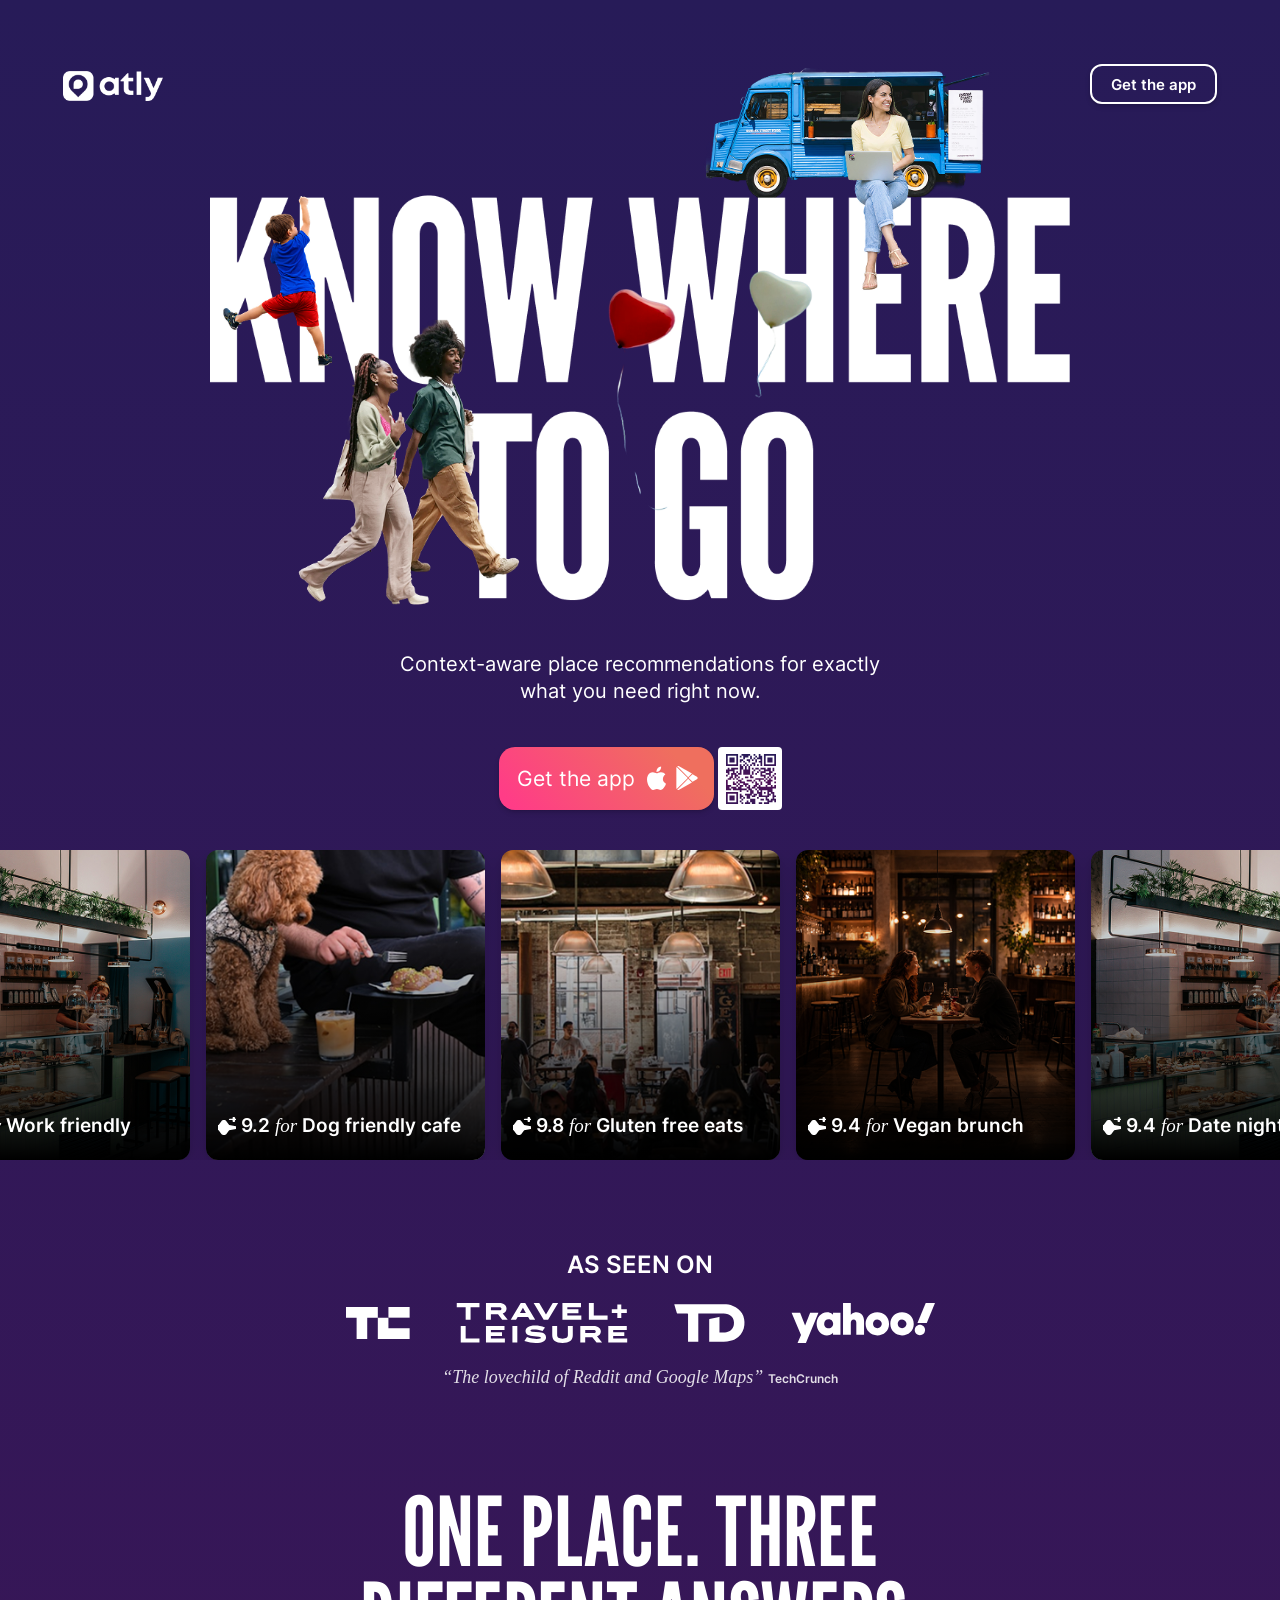
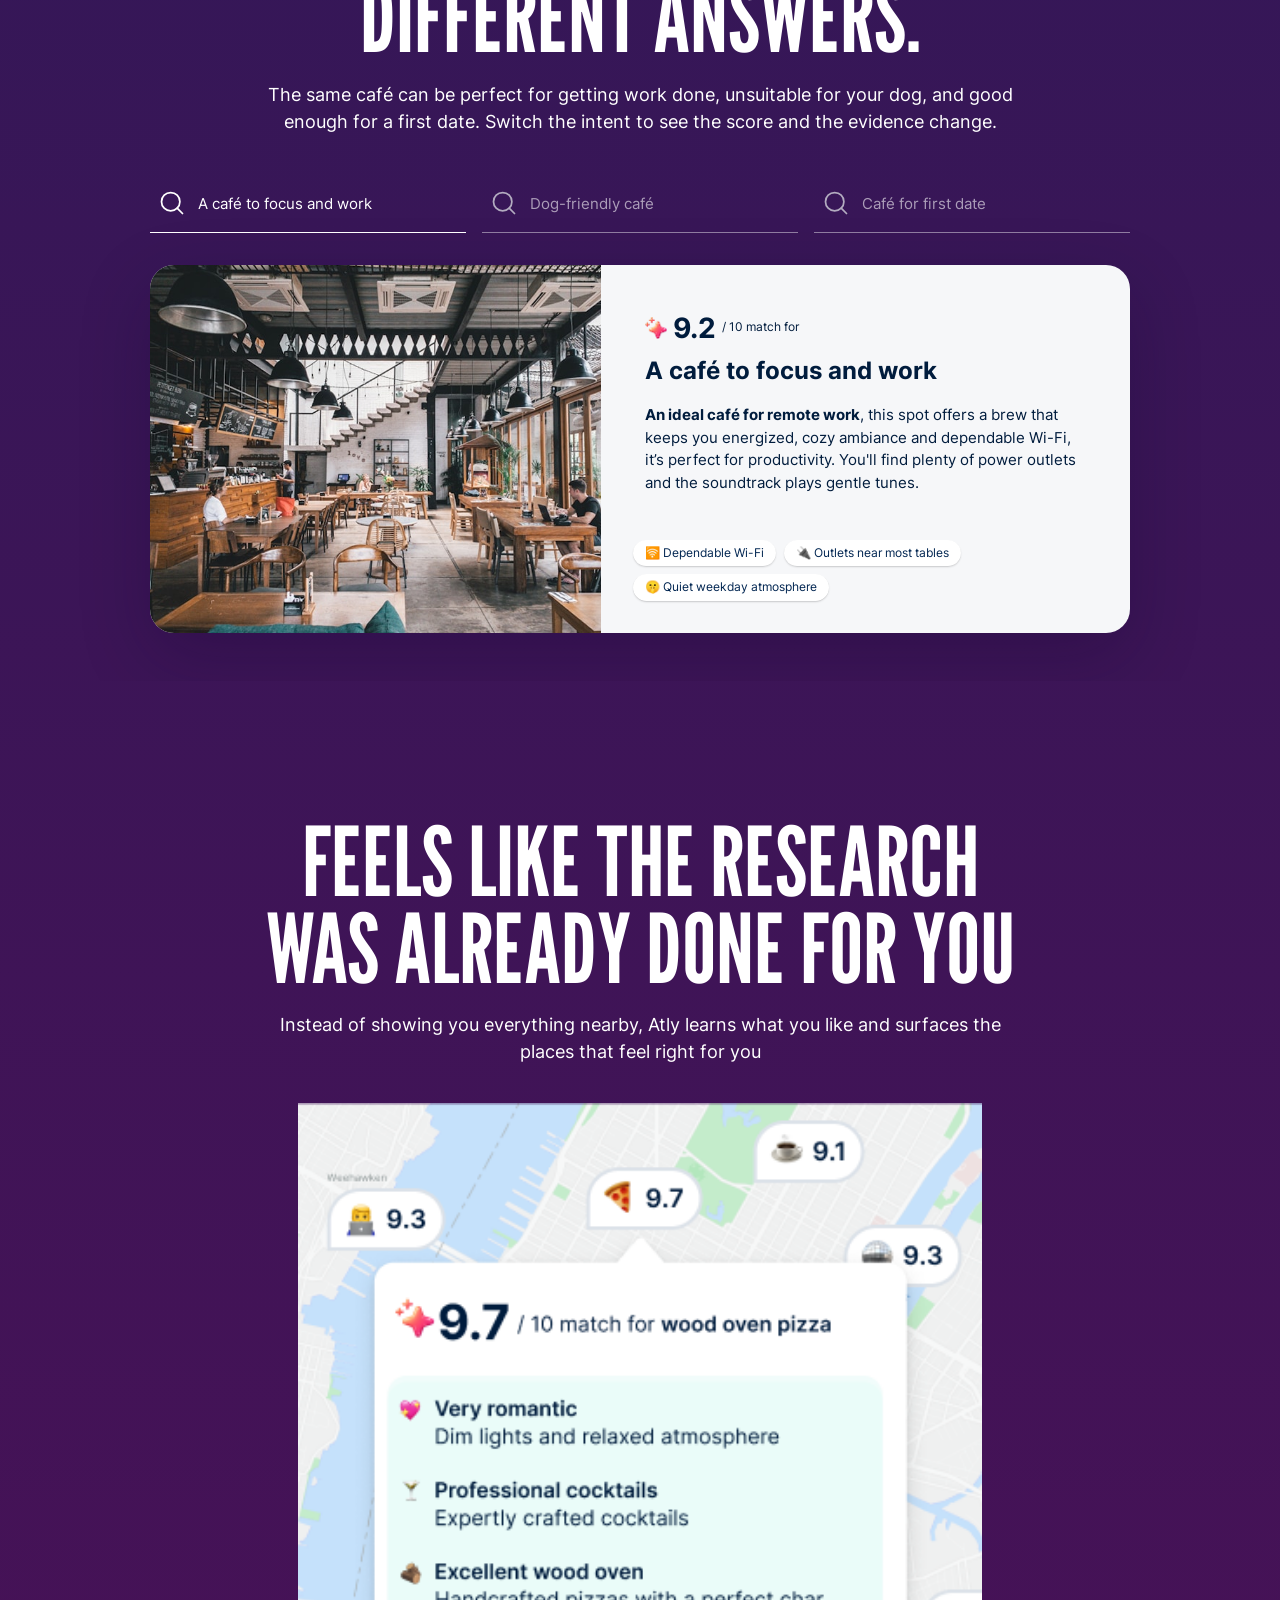
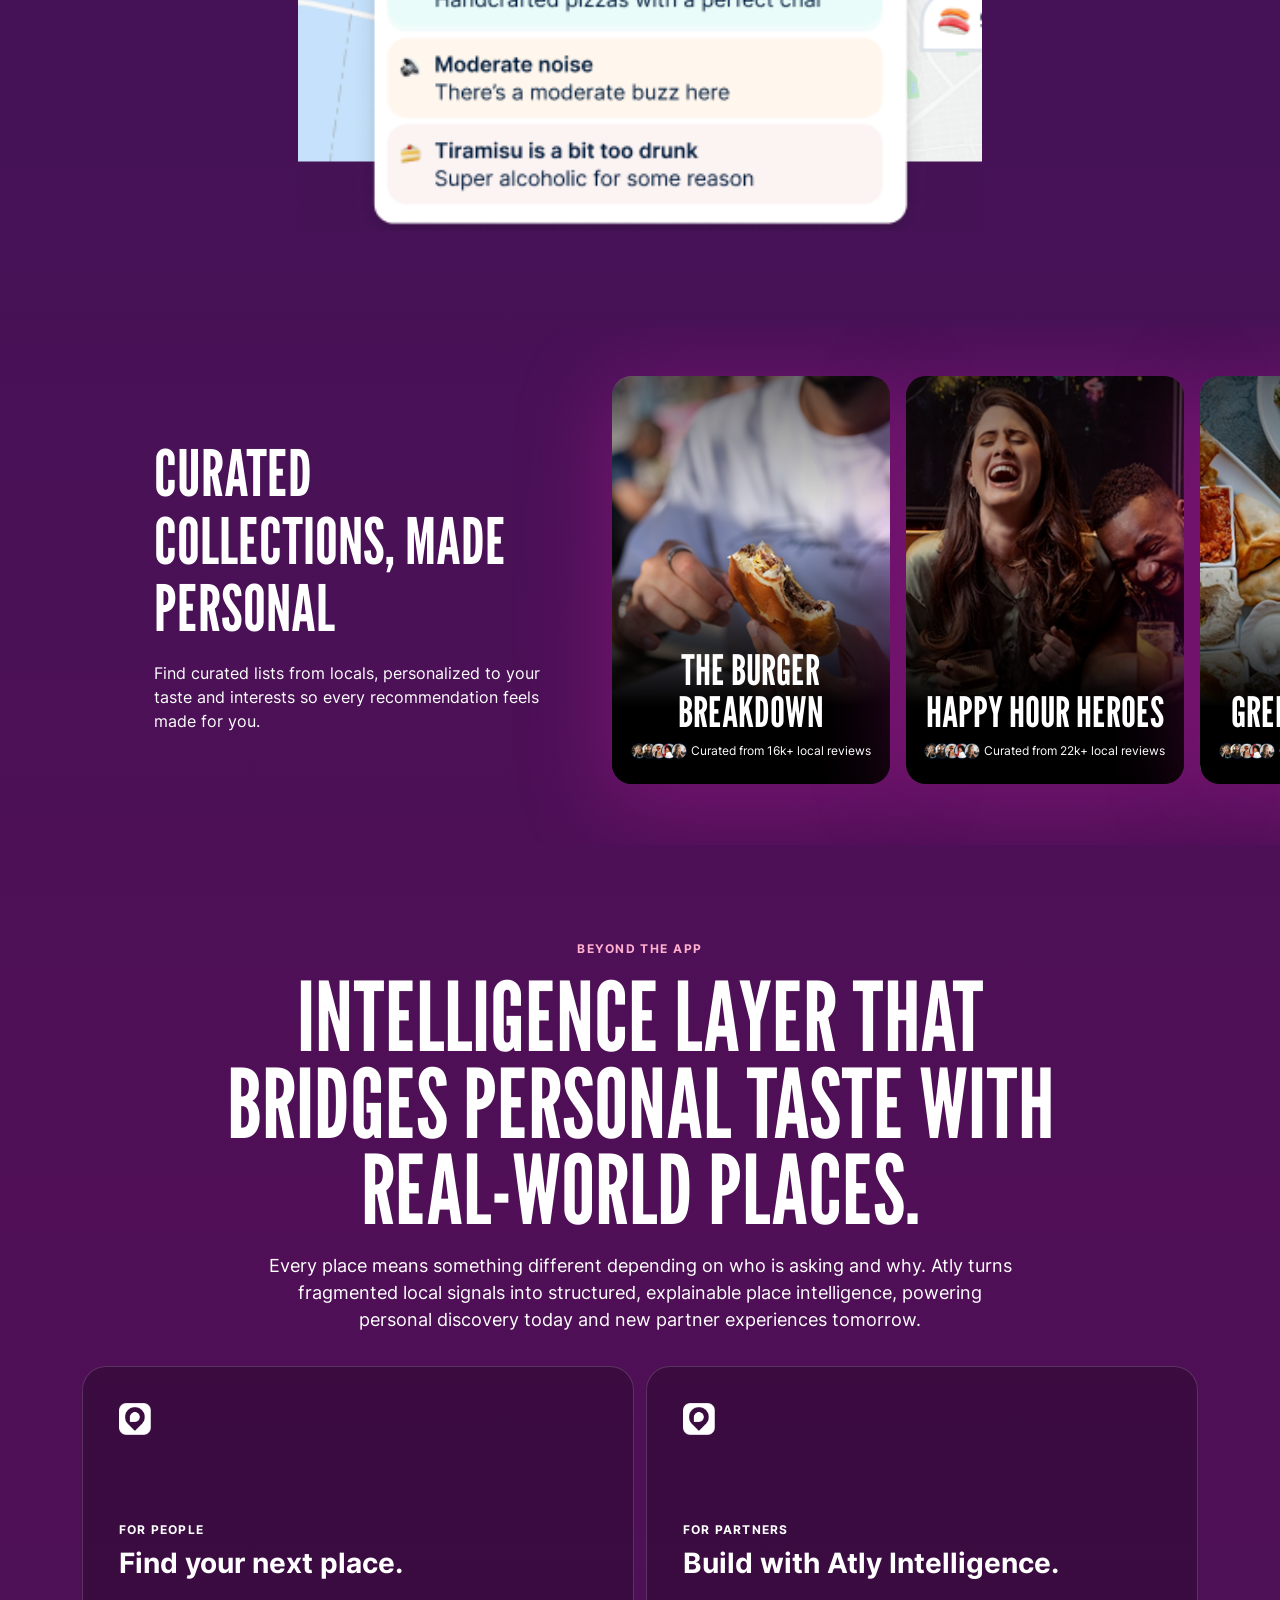
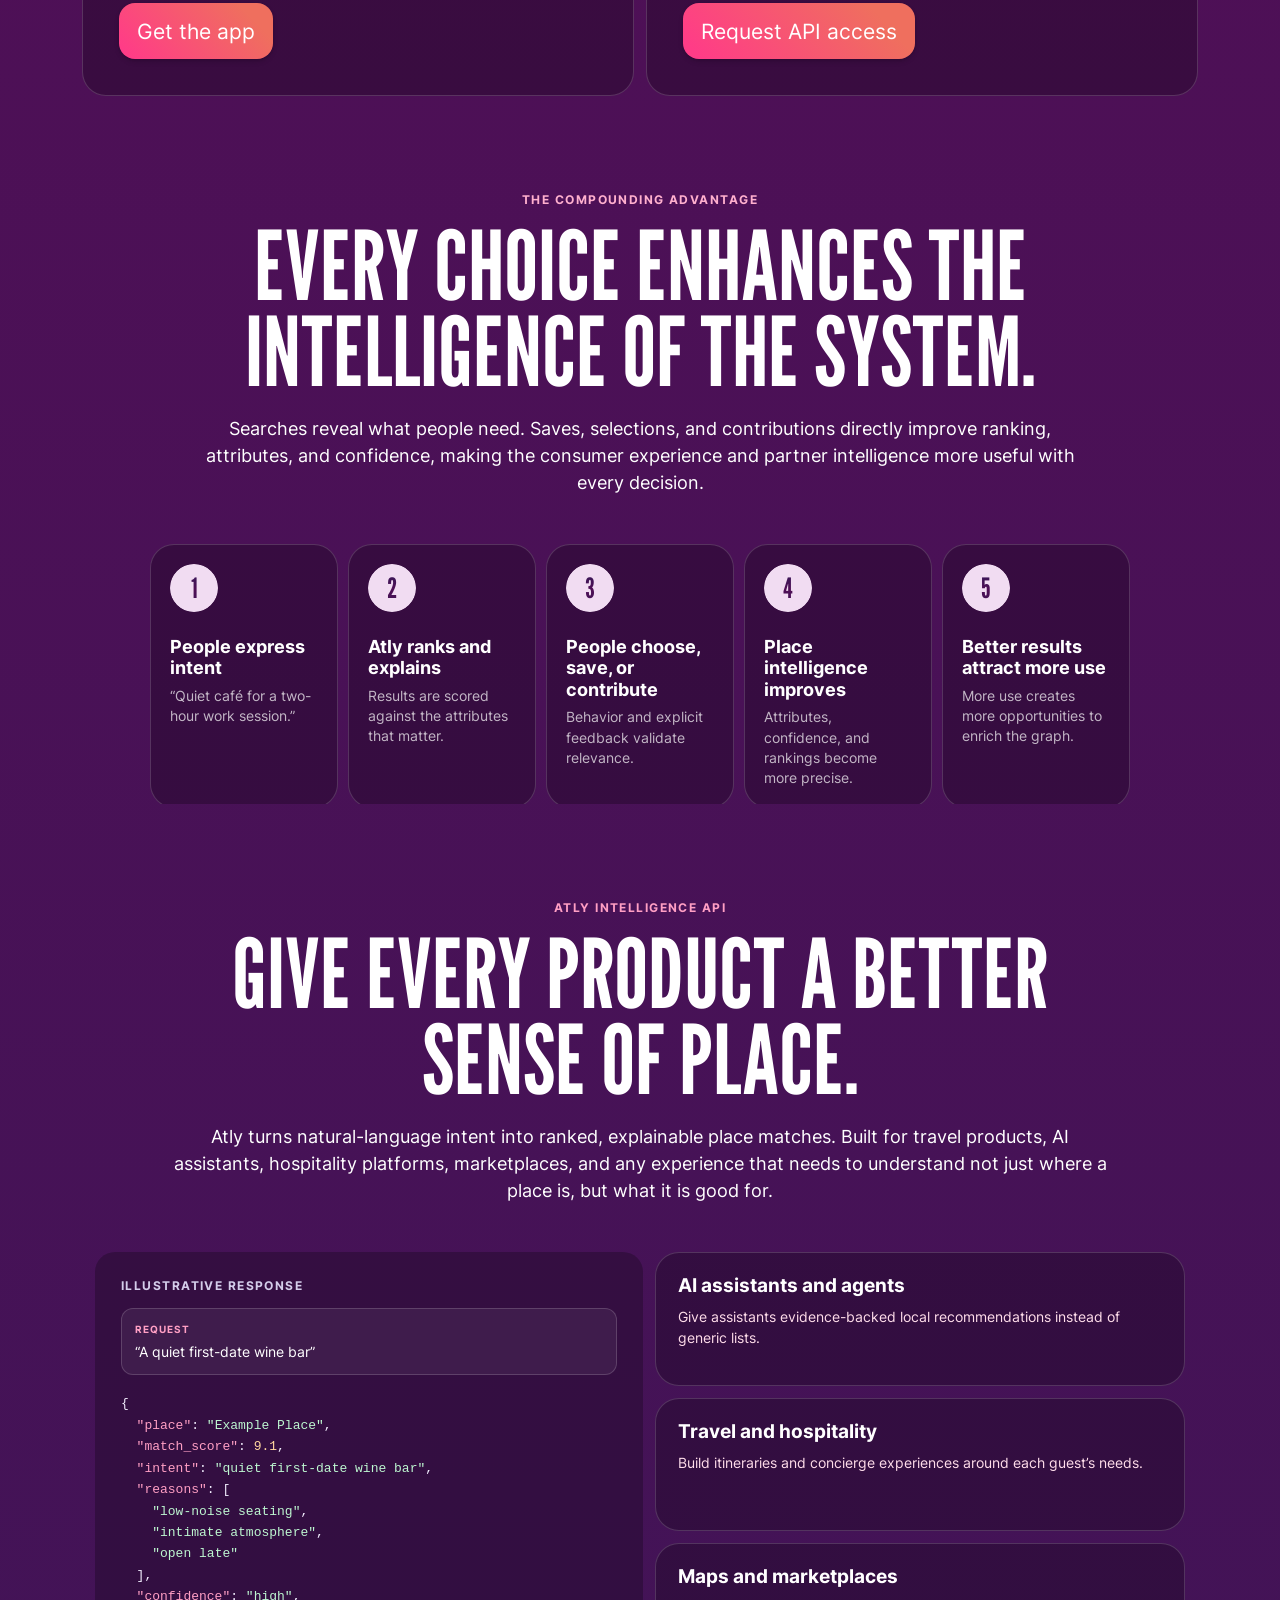
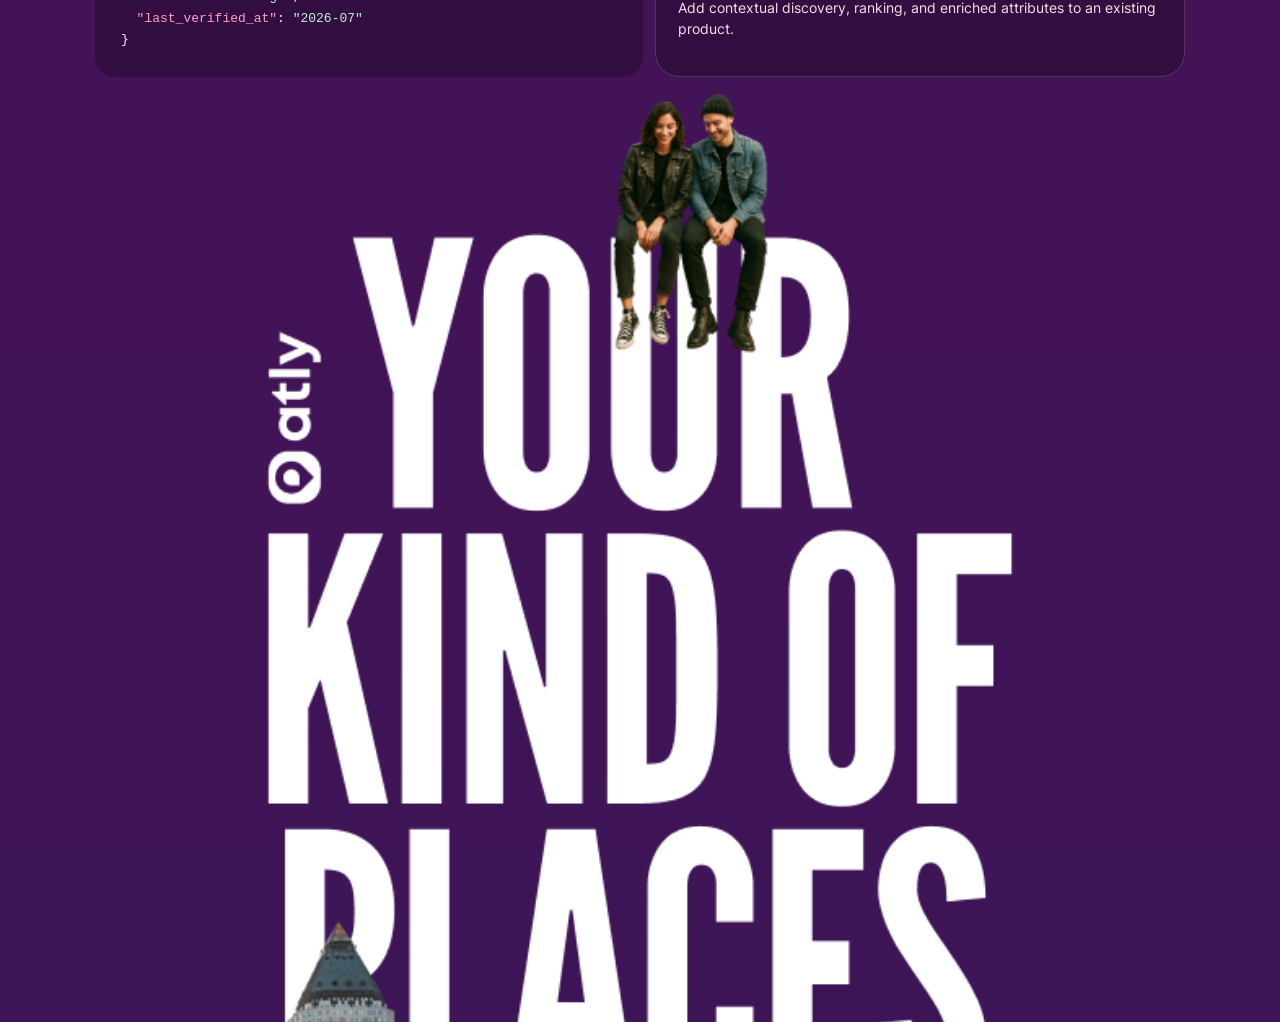
<file: marketing-site/landing-v4.html>
<!DOCTYPE html>
<html lang="en">
<head>
  <meta charset="UTF-8">
  <meta name="viewport" content="width=device-width, initial-scale=1.0">
  <title>Atly | Know where to go</title>
  <meta
    name="description"
    content="Atly learns what you like and surfaces the places around you that feel right for your taste and your plans."
  >
  <meta name="theme-color" content="#271b58">
  <meta property="og:title" content="Atly | Know where to go">
  <meta property="og:description" content="Personalized place recommendations for exactly what you need right now.">
  <meta property="og:type" content="website">
  <meta property="og:url" content="https://lironross.github.io/Design/marketing-site/landing-2026.html">
  <meta property="og:image" content="https://atly-know-where-to-go.lironcodex.chatgpt.site/marketing-site/assets/og-intelligence.jpg">
  <meta property="og:image:width" content="1200">
  <meta property="og:image:height" content="630">
  <meta property="og:image:alt" content="Atly | Know where to go">
  <meta name="twitter:card" content="summary_large_image">
  <meta name="twitter:image" content="https://atly-know-where-to-go.lironcodex.chatgpt.site/marketing-site/assets/og-intelligence.jpg">
  <link rel="canonical" href="https://lironross.github.io/Design/marketing-site/landing-2026.html">
  <link rel="icon" href="assets/app-icon.png">
  <link rel="preload" href="assets/Inter-Regular.ttf" as="font" type="font/ttf" crossorigin>
  <link rel="preload" href="assets/Inter-SemiBold.ttf" as="font" type="font/ttf" crossorigin>
  <link rel="preload" href="assets/Inter-Bold.ttf" as="font" type="font/ttf" crossorigin>
  <link rel="preload" href="assets/LeagueGothic-Regular.ttf" as="font" type="font/ttf" crossorigin>
  <link rel="stylesheet" href="styles.css">
  <style>
    @font-face {
      font-family: "League Gothic Local";
      src: url("assets/LeagueGothic-Regular.ttf") format("truetype");
      font-weight: 400;
      font-display: swap;
    }

    body.landing-codex-2026 {
      min-width: 320px;
      color: #ffffff;
      background:
        linear-gradient(
          180deg,
          #271b58 0%,
          #500f56 53.25%,
          #361757 102.79%,
          #1a1f58 156%
        );
    }

    body.landing-codex-2026::before {
      display: none;
    }

    .landing-codex-2026 main {
      display: block;
      padding: 0;
    }

    .landing-codex-2026 .site-header {
      position: absolute;
      top: 64px;
      left: 0;
      right: 0;
      z-index: 20;
      display: flex;
      align-items: flex-start;
      justify-content: space-between;
      width: 100%;
      max-width: none;
      margin: 0;
      padding: 0 63px;
      pointer-events: none;
    }

    .landing-codex-2026 .brand,
    .landing-codex-2026 .header-download,
    .landing-codex-2026 .hamburger {
      pointer-events: auto;
    }

    .landing-codex-2026 .brand {
      display: inline-flex;
      align-items: center;
      min-height: 44px;
    }

    .landing-codex-2026 .brand-wordmark {
      width: 100px;
      height: auto;
    }

    .landing-codex-2026 .header-download {
      min-width: 127px;
      min-height: 40px;
      padding: 0 18px;
      border: 2px solid #ffffff;
      border-radius: 12px;
      background: transparent;
      color: #ffffff;
      font-size: 15px;
      font-weight: 600;
      line-height: 1;
      text-transform: none;
    }

    .landing-codex-2026 .hamburger {
      display: none;
      align-items: center;
      justify-content: center;
      width: 44px;
      height: 44px;
      padding: 0;
      border: 0;
      background: transparent;
      color: #ffffff;
      cursor: pointer;
    }

    .landing-codex-2026 .hamburger img {
      width: 32px;
      height: 32px;
    }

    .landing-codex-2026 .mobile-menu {
      position: fixed;
      inset: 0;
      z-index: 100;
      display: flex;
      flex-direction: column;
      align-items: center;
      justify-content: center;
      gap: 26px;
      padding: 40px;
      background: #271b58;
      opacity: 0;
      pointer-events: auto;
      visibility: hidden;
      transition:
        opacity 220ms cubic-bezier(0.23, 1, 0.32, 1),
        visibility 220ms cubic-bezier(0.23, 1, 0.32, 1);
    }

    .landing-codex-2026 .mobile-menu.is-open {
      opacity: 1;
      visibility: visible;
    }

    .landing-codex-2026 .mobile-menu__close {
      position: absolute;
      top: 24px;
      right: 22px;
      display: flex;
      align-items: center;
      justify-content: center;
      width: 44px;
      height: 44px;
      border: 0;
      background: transparent;
      color: #ffffff;
      cursor: pointer;
    }

    .landing-codex-2026 .mobile-menu__close::before,
    .landing-codex-2026 .mobile-menu__close::after {
      position: absolute;
      width: 24px;
      height: 2px;
      border-radius: 999px;
      background: currentColor;
      content: "";
    }

    .landing-codex-2026 .mobile-menu__close::before {
      transform: rotate(45deg);
    }

    .landing-codex-2026 .mobile-menu__close::after {
      transform: rotate(-45deg);
    }

    .landing-codex-2026 .mobile-menu a {
      min-height: 44px;
      color: #ffffff;
      font-size: 20px;
      font-weight: 600;
      line-height: 2.2;
    }

    .lp-button {
      display: inline-flex;
      align-items: center;
      justify-content: center;
      gap: 12px;
      min-height: 63px;
      padding: 0 18px;
      border: 0;
      border-radius: 16px;
      color: #ffffff;
      background: linear-gradient(47.377deg, #ff3c87 6.381%, #ef6f5e 83.25%);
      box-shadow:
        0 1px 2px rgba(0, 0, 0, 0.1),
        0 3px 5px rgba(0, 0, 0, 0.13);
      font-size: 21px;
      font-weight: 500;
      line-height: 1;
      white-space: nowrap;
      transition: transform 160ms cubic-bezier(0.23, 1, 0.32, 1);
    }

    @media (hover: hover) and (pointer: fine) {
      .lp-button:hover {
        transform: translateY(-2px);
      }
    }

    .lp-button:active {
      transform: scale(0.97);
    }

    .lp-button:focus-visible,
    .landing-codex-2026 a:focus-visible,
    .landing-codex-2026 button:focus-visible {
      outline: 2px solid #ffffff;
      outline-offset: 4px;
    }

    .lp-button__icons {
      display: inline-flex;
      align-items: center;
      gap: 12px;
    }

    .lp-button__icons img:first-child {
      width: 19px;
      height: 24px;
    }

    .lp-button__icons img:last-child {
      width: 18px;
      height: 20px;
      transform: scaleX(1.2) scaleY(-1.2);
    }

    .lp-hero {
      position: relative;
      height: 774px;
      padding-top: 43px;
      overflow: hidden;
    }

    .lp-hero__art {
      position: relative;
      z-index: 1;
      width: min(860px, calc(100vw - 192px));
      max-width: none;
      margin: 0 auto;
    }

    .lp-hero__art img {
      width: 100%;
      max-width: none;
      height: auto;
      margin: 0 auto;
    }

    .lp-hero__copy {
      position: relative;
      z-index: 2;
      width: min(510px, calc(100% - 48px));
      margin: 8px auto 0;
      color: #ffffff;
      font-size: 18px;
      font-weight: 500;
      line-height: 1.51;
      text-align: center;
    }

    .lp-primary-actions {
      position: relative;
      z-index: 3;
      display: flex;
      align-items: center;
      justify-content: center;
      gap: 4px;
      margin-top: 34px;
    }

    .lp-qr {
      position: relative;
      display: inline-flex;
      width: 64px;
      height: 63px;
      overflow: hidden;
      border-radius: 4px;
      background: #ffffff;
      transition: transform 160ms cubic-bezier(0.23, 1, 0.32, 1);
    }

    @media (hover: hover) and (pointer: fine) {
      .lp-qr:hover {
        transform: translateY(-2px);
      }
    }

    .lp-qr:active {
      transform: scale(0.97);
    }

    .lp-qr img {
      position: absolute;
      display: block;
      max-width: none;
    }

    .lp-qr__base {
      inset: 1px;
      width: 62px;
      height: 61px;
    }

    .lp-qr__code {
      inset: 7px 7px 6px 8px;
      width: 50px;
      height: 50px;
    }

    .lp-qr__outline {
      inset: -1px 0 -1px 0;
      width: 64px;
      height: 65px;
    }

    .lp-press {
      display: grid;
      align-content: center;
      justify-items: center;
      height: 186px;
      gap: 30px;
      padding: 40px 72px;
    }

    .lp-press p {
      margin: 0;
      color: #ffffff;
      font-size: 24px;
      font-weight: 600;
      line-height: 1.32;
      text-transform: uppercase;
    }

    .lp-press img {
      width: 589px;
      max-width: min(589px, calc(100vw - 160px));
      height: auto;
    }

    .score-marquee {
      height: 324px;
      overflow: hidden;
    }

    .score-marquee__rail {
      width: 100%;
      overflow: hidden;
    }

    .score-marquee__track {
      display: flex;
      width: max-content;
      gap: 16px;
      align-items: flex-start;
      --marquee-offset: -89px;
      transform: translateX(var(--marquee-offset));
    }

    .place-card {
      position: relative;
      flex: 0 0 279px;
      width: 279px;
      height: 310px;
      overflow: hidden;
      border-radius: 12px;
      background: #2c1f5d;
      box-shadow:
        0 3px 9px rgba(0, 0, 0, 0.1),
        0 9px 28px rgba(0, 0, 0, 0.13);
    }

    .place-card img {
      width: 100%;
      height: 100%;
      object-fit: cover;
    }

    .place-card::after {
      position: absolute;
      inset: 18% 0 0;
      background: linear-gradient(180deg, rgba(0, 0, 0, 0) 0%, #000000 100%);
      content: "";
    }

    .place-card__score {
      position: absolute;
      left: 12px;
      right: 12px;
      bottom: 20px;
      z-index: 1;
      display: flex;
      align-items: center;
      gap: 5px;
      margin: 0;
      color: #ffffff;
      font-size: 19px;
      font-weight: 600;
      line-height: 1.45;
      white-space: nowrap;
    }

    .place-card__score img {
      width: 18px;
      height: 18px;
      flex: 0 0 auto;
    }

    .place-card__score em {
      font-family: Georgia, "Times New Roman", serif;
      font-style: italic;
      font-weight: 400;
    }

    .lp-section {
      position: relative;
      overflow: hidden;
    }

    .lp-section-heading {
      width: min(772px, calc(100% - 48px));
      margin: 0 auto;
      color: #ffffff;
      font-family: "League Gothic Local", "League Gothic", sans-serif;
      font-size: 96px;
      font-weight: 400;
      line-height: 0.9;
      letter-spacing: 0;
      text-align: center;
      text-transform: uppercase;
    }

    .lp-section-copy {
      width: min(772px, calc(100% - 48px));
      margin: 20px auto 0;
      color: #ffffff;
      font-size: 18px;
      font-weight: 400;
      line-height: 1.42;
      text-align: center;
    }

    .research {
      padding-top: 78px;
    }

    .research__map {
      display: block;
      width: min(1204px, calc(100% - 80px));
      margin: 48px auto 0;
      overflow: hidden;
      border-radius: 24px;
      box-shadow: 0 24px 72px rgba(16, 6, 42, 0.2);
    }

    .research__map img {
      width: 100%;
      height: auto;
    }

    .score-explain {
      padding-top: 126px;
    }

    .score-explain .lp-section-heading {
      width: min(696px, calc(100% - 48px));
    }

    .score-explain .lp-section-copy {
      width: min(696px, calc(100% - 48px));
    }

    .plan-cards-wrap {
      display: flex;
      justify-content: center;
      margin-top: 72px;
      overflow: visible;
    }

    .plan-cards {
      display: flex;
      align-items: center;
      width: 952px;
      height: 489px;
    }

    .plan-card {
      position: relative;
      flex: 0 0 360px;
      width: 360px;
      overflow: hidden;
      border: 1px solid #001c3d;
      border-radius: 16px;
      background: #ebe9f7;
      box-shadow: 0 16px 87px 9px rgba(238, 31, 188, 0.25);
    }

    .plan-card:not(:last-child) {
      margin-right: -64px;
    }

    .plan-card__photo {
      position: relative;
      height: 312px;
      margin-bottom: -49px;
      overflow: hidden;
    }

    .plan-card__photo img {
      width: 100%;
      height: 100%;
      object-fit: cover;
    }

    .plan-card__body {
      position: relative;
      min-height: 226px;
      padding: 12px 20px 24px;
      background: #f6f7f9;
      color: #001c3d;
    }

    .plan-card__score {
      display: flex;
      align-items: center;
      gap: 4px;
      margin: 0 0 10px;
      color: #001c3d;
      font-size: 12px;
      line-height: 1.5;
      white-space: nowrap;
    }

    .plan-card__score img {
      width: 22px;
      height: 22px;
      flex: 0 0 auto;
      transform: rotate(180deg) scaleY(-1);
    }

    .plan-card__score strong {
      font-size: 28px;
      line-height: 1.35;
    }

    .plan-card__score b {
      font-weight: 600;
    }

    .plan-card__text {
      margin: 0;
      color: #001c3d;
      font-size: 15px;
      line-height: 1.5;
    }

    .plan-card__text strong {
      font-weight: 600;
      line-height: 1.6;
    }

    .collections {
      display: grid;
      grid-template-columns: minmax(0, 404px) minmax(0, 1fr);
      align-items: center;
      justify-content: stretch;
      gap: 86px;
      padding-left: clamp(48px, 17.45vw, 264px);
      padding-right: 0;
      padding-top: 96px;
      padding-bottom: 72px;
    }

    .collections__copy {
      width: 404px;
    }

    .collections .lp-section-heading,
    .collections .lp-section-copy {
      width: 100%;
      margin-left: 0;
      margin-right: 0;
      text-align: left;
    }

    .collections .lp-section-heading {
      font-size: 64px;
      line-height: 1.05;
    }

    .collections .lp-section-copy {
      font-size: 18px;
      line-height: 1.44;
    }

    .collection-cards {
      display: flex;
      gap: 1px;
      align-items: center;
      justify-self: end;
      margin-right: 0;
      min-width: 0;
    }

    .collection-card {
      position: relative;
      flex: 0 0 270px;
      width: 270px;
      height: 415px;
      display: flex;
      flex-direction: column;
      justify-content: flex-end;
      align-items: center;
      overflow: hidden;
      border-radius: 20px;
      padding: 24px 18px;
      box-shadow: 0 16px 87px 9px rgba(238, 31, 188, 0.25);
    }

    .collection-card > img {
      position: absolute;
      inset: 0;
      width: 100%;
      height: 100%;
      object-fit: cover;
    }

    .collection-card::after {
      position: absolute;
      inset: 0;
      background: linear-gradient(0deg, #000000 19%, rgba(0, 0, 0, 0) 57%, rgba(0, 0, 0, 0.54) 100%);
      content: "";
    }

    .collection-card__title {
      position: relative;
      z-index: 1;
      width: 234px;
      margin: 0;
      color: #ffffff;
      font-family: "League Gothic Local", "League Gothic", sans-serif;
      font-size: 42px;
      font-weight: 400;
      line-height: 0.99;
      letter-spacing: 0;
      text-align: center;
      text-transform: uppercase;
    }

    .collection-card__proof {
      position: relative;
      z-index: 1;
      display: flex;
      align-items: center;
      gap: 3px;
      margin-top: 9px;
      color: #ffffff;
      font-size: 9px;
      font-weight: 500;
      line-height: 1.5;
      white-space: nowrap;
    }

    .avatar-stack {
      display: flex;
      align-items: center;
    }

    .avatar-stack img {
      width: 13px;
      height: 13px;
      border-radius: 999px;
    }

    .avatar-stack img:not(:first-child) {
      margin-left: -5px;
    }

    .bottom-collage {
      position: relative;
      overflow: hidden;
      padding-top: 0;
    }

    .bottom-collage picture,
    .bottom-collage__image {
      display: block;
      width: 100%;
    }

    .bottom-collage__image {
      height: auto;
    }

    .site-footer-2026 {
      position: absolute;
      left: 0;
      right: 0;
      bottom: 0;
      z-index: 5;
      display: grid;
      grid-template-columns: minmax(0, 1fr) auto minmax(0, 1fr);
      align-items: center;
      height: 123.654px;
      padding: 0 48px;
      pointer-events: none;
    }

    .store-badges,
    .social-links {
      pointer-events: auto;
    }

    .store-badges {
      display: flex;
      align-items: center;
      justify-self: start;
      gap: 24px;
    }

    .app-store-badge,
    .google-play-badge {
      position: relative;
      display: inline-flex;
      align-items: center;
      justify-content: center;
      width: 156px;
      height: 52px;
      overflow: hidden;
      border-radius: 300px;
      background: #ffffff;
      transition: transform 160ms cubic-bezier(0.23, 1, 0.32, 1);
    }

    @media (hover: hover) and (pointer: fine) {
      .app-store-badge:hover,
      .google-play-badge:hover,
      .social-links a:hover {
        transform: translateY(-2px);
      }
    }

    .app-store-badge:active,
    .google-play-badge:active,
    .social-links a:active {
      transform: scale(0.97);
    }

    .google-play-badge {
      width: 175.964px;
      height: 51.381px;
    }

    .app-store-badge img,
    .google-play-badge img {
      display: block;
      width: 100%;
      height: 100%;
      object-fit: fill;
    }

    .footer-wordmark {
      display: block;
      width: 105.254px;
      height: 32px;
      pointer-events: none;
    }

    .social-links {
      display: flex;
      align-items: center;
      justify-self: end;
      gap: 9.775px;
      width: 97.791px;
      height: 52px;
      min-height: 0;
      padding: 15.639px 14.662px;
      border-radius: 999px;
      background: #ffffff;
    }

    .social-links a {
      display: inline-flex;
      align-items: center;
      justify-content: center;
      min-width: 0;
      min-height: 0;
      position: relative;
      transition: transform 160ms cubic-bezier(0.23, 1, 0.32, 1);
    }

    .social-links img {
      display: block;
      max-width: none;
      max-height: none;
    }

    .social-links a:first-child {
      width: 18.995px;
      height: 18.994px;
    }

    .social-links a:first-child img {
      position: absolute;
      width: 22.449px;
      height: 22.449px;
      inset: -1.727px;
    }

    .social-links a:nth-child(2) {
      width: 18.847px;
      height: 20.721px;
    }

    .social-links a:nth-child(2) img {
      width: 100%;
      height: 100%;
    }

    .social-links a:last-child {
      width: 11.075px;
      height: 20.721px;
    }

    .social-links a:last-child img {
      width: 100%;
      height: 100%;
    }

    @media (min-width: 721px) and (max-width: 900px) {
      .site-footer-2026 {
        padding-right: 32px;
        padding-left: 32px;
      }

      .store-badges {
        gap: 10px;
      }

      .app-store-badge {
        width: 125px;
        height: 41.667px;
      }

      .google-play-badge {
        width: 141px;
        height: 41.175px;
      }

      .footer-wordmark {
        width: 92px;
        height: 27.972px;
      }
    }

    @media (max-width: 1280px) {
      .collections {
        grid-template-columns: minmax(280px, 404px) minmax(620px, 812px);
        justify-content: center;
        gap: 56px;
        padding-left: 40px;
        padding-right: 0;
      }

      .collection-cards {
        justify-self: auto;
        margin-right: 0;
      }
    }

    @media (max-width: 1023px) {
      .lp-section-heading {
        font-size: 72px;
      }

      .collections {
        grid-template-columns: 1fr;
        justify-items: center;
        gap: 36px;
        padding: 72px 0 56px;
      }

      .collections__copy {
        width: min(404px, calc(100% - 48px));
      }

      .collections .lp-section-heading,
      .collections .lp-section-copy {
        text-align: center;
      }

      .collection-cards {
        max-width: 100%;
        overflow: hidden;
      }
    }

    @media (max-width: 720px) {
      .landing-codex-2026 .site-header {
        top: 62px;
        padding: 0 24px;
        align-items: flex-start;
      }

      .landing-codex-2026 .brand {
        align-items: flex-start;
      }

      .landing-codex-2026 .brand-wordmark {
        width: 105px;
      }

      .landing-codex-2026 .header-download {
        display: none;
      }

      .landing-codex-2026 .hamburger {
        display: flex;
        align-items: flex-start;
      }

      .lp-hero {
        height: 548px;
        padding-top: 116px;
      }

      .lp-hero__art {
        width: min(360px, calc(100vw - 33px));
        height: 224px;
        max-width: calc(100vw - 33px);
        left: auto;
        margin: 0 auto;
      }

      .lp-hero__art img {
        height: 100%;
        object-fit: fill;
      }

      .lp-hero__copy {
        width: min(331px, calc(100% - 62px));
        margin-top: 25px;
        font-size: 15px;
        font-weight: 400;
        line-height: 1.5;
      }

      .lp-primary-actions {
        margin-top: 25px;
      }

      .lp-button {
        min-width: 248px;
        min-height: 63px;
        padding: 0 22px;
        font-size: 21px;
      }

      .lp-qr {
        display: none;
      }

      .lp-press {
        height: 119px;
        gap: 12px;
        padding: 8px 16px 24px;
      }

      .lp-press p {
        font-size: 16px;
      }

      .lp-press img {
        width: 360px;
        max-width: calc(100vw - 32px);
      }

      .score-marquee {
        height: 248px;
      }

      .landing-codex-2026:not(.landing-2026-redesign) .score-marquee__track {
        gap: 12px;
        --marquee-offset: 16px;
        animation: none !important;
      }

      .landing-2026-redesign .score-marquee__track {
        gap: 12px;
        --marquee-offset: 16px;
      }

      .place-card {
        flex-basis: 213px;
        width: 213px;
        height: 237px;
        border-radius: 9px;
      }

      .place-card__score {
        left: 9px;
        right: 9px;
        bottom: 15px;
        gap: 4px;
        font-size: 14px;
      }

      .place-card__score img {
        width: 14px;
        height: 14px;
      }

      .research {
        padding-top: 42px;
      }

      .lp-section-heading {
        width: min(332px, calc(100% - 32px));
        font-size: 42px;
        line-height: 0.93;
      }

      .lp-section-copy {
        width: min(332px, calc(100% - 32px));
        margin-top: 14px;
        font-size: 12px;
        line-height: 1.42;
      }

      .research__map {
        width: 100%;
        height: 415px;
        margin-top: 37px;
        border-radius: 0;
        box-shadow: none;
      }

      .research__map img {
        height: 100%;
        object-fit: cover;
      }

      .score-explain {
        padding-top: 39px;
      }

      .score-explain .lp-section-heading,
      .score-explain .lp-section-copy {
        width: min(304px, calc(100% - 48px));
        text-align: left;
      }

      .score-explain .lp-section-heading {
        line-height: 0.86;
      }

      .score-explain .lp-section-copy {
        margin-top: 12px;
      }

      .plan-cards-wrap {
        height: 186px;
        margin-top: 46px;
        overflow: hidden;
      }

      .plan-cards {
        width: 952px;
        height: 489px;
        transform: scale(0.378);
        transform-origin: top center;
      }

      .collections {
        display: flex;
        flex-direction: column;
        align-items: flex-start;
        gap: 29px;
        padding: 53px 0 23px 45px;
      }

      .collections__copy {
        width: min(304px, calc(100vw - 62px));
      }

      .collections .lp-section-heading,
      .collections .lp-section-copy {
        width: 100%;
        text-align: left;
      }

      .collections .lp-section-heading {
        font-size: 42px;
        line-height: 0.86;
      }

      .collections .lp-section-copy {
        margin-top: 14px;
        font-size: 12px;
        line-height: 1.45;
      }

      .collection-cards {
        width: 360px;
        gap: 1px;
        justify-self: auto;
        margin-right: 0;
        transform: translateX(-28px);
      }

      .collection-card {
        flex-basis: 120px;
        width: 120px;
        height: 184px;
        border-radius: 9px;
        padding: 11px 8px;
      }

      .collection-card__title {
        width: 104px;
        font-size: 19px;
      }

      .collection-card__proof {
        gap: 1px;
        margin-top: 4px;
        font-size: 4px;
      }

      .avatar-stack img {
        width: 6px;
        height: 6px;
      }

      .avatar-stack img:not(:first-child) {
        margin-left: -2px;
      }

      .bottom-collage {
        padding-top: 0;
      }

      .site-footer-2026 {
        bottom: 36px;
        display: flex;
        height: auto;
        flex-direction: column-reverse;
        align-items: flex-end;
        gap: 21px;
        padding: 0 24px;
      }

      .store-badges {
        align-self: center;
        gap: 12px;
        transform: translateX(10px);
      }

      .app-store-badge {
        width: 144px;
        height: 48px;
      }

      .google-play-badge {
        width: 163px;
        height: 48px;
      }

      .footer-wordmark {
        position: absolute;
        top: 0;
        left: 24px;
        width: 92px;
        height: 27.972px;
      }

      .social-links {
        flex-direction: column;
        width: 44px;
        height: auto;
        min-height: 0;
        gap: 12px;
        padding: 0;
        background: transparent;
      }

      .social-links a {
        width: 44px;
        height: 44px;
        padding: 13px;
        border-radius: 999px;
        background: #ffffff;
      }

      .social-links a:first-child,
      .social-links a:nth-child(2),
      .social-links a:last-child {
        width: 44px;
        height: 44px;
      }

      .social-links a:first-child img {
        position: static;
        width: 20px;
        height: 20px;
      }

      .social-links a:nth-child(2) img {
        width: 18px;
        height: 20px;
      }

      .social-links a:last-child img {
        width: 11px;
        height: 20px;
      }
    }

    @media (max-width: 374px) {
      .lp-hero__art {
        width: min(336px, calc(100vw - 28px));
        height: 209px;
        margin: 0 auto;
      }

      .plan-cards {
        transform: scale(0.31);
      }

      .collections {
        padding-left: 36px;
      }

      .collection-cards {
        transform: translateX(-19px);
      }
    }

    /* Landing Intelligence additions: preserve the established Atly look while
       making the new evidence and platform story responsive and interactive. */
    .landing-intelligence-2026 {
      --atly-ink: #001c3d;
      --atly-purple: #271b58;
      --atly-purple-deep: #1a113f;
      --atly-card: #f6f7f9;
      --atly-lilac: #ebe9f7;
      --atly-pink: #ff3c87;
      --atly-coral: #ef6f5e;
      --atly-mint: #bdf6d0;
    }

    .landing-intelligence-2026 .desktop-header-actions {
      display: none;
      align-items: center;
      gap: 24px;
      pointer-events: auto;
    }

    .landing-intelligence-2026 .partner-link {
      min-height: 44px;
      display: inline-flex;
      align-items: center;
      color: #ffffff;
      font-size: 15px;
      font-weight: 600;
      text-decoration: none;
    }

    .landing-intelligence-2026 .lp-hero {
      height: auto;
      min-height: 0;
      padding: 116px 16px 56px;
      overflow: visible;
    }

    .landing-intelligence-2026 .lp-hero__art {
      width: min(336px, calc(100vw - 28px));
      height: auto;
      max-width: 100%;
    }

    .landing-intelligence-2026 .lp-hero__art img {
      height: auto;
      object-fit: contain;
    }

    .landing-intelligence-2026 .lp-hero__copy {
      width: min(530px, calc(100% - 24px));
      margin-top: 24px;
      font-size: 16px;
      font-weight: 400;
      line-height: 1.5;
    }

    .landing-intelligence-2026 .lp-hero__copy strong {
      display: block;
      margin-bottom: 8px;
      font-size: 18px;
      font-weight: 600;
      line-height: 1.35;
    }

    .landing-intelligence-2026 .lp-primary-actions {
      flex-wrap: wrap;
      gap: 12px;
      margin-top: 28px;
    }

    .lp-secondary-button {
      min-height: 56px;
      display: inline-flex;
      align-items: center;
      justify-content: center;
      padding: 0 22px;
      border: 2px solid rgba(255, 255, 255, 0.88);
      border-radius: 16px;
      color: #ffffff;
      font-size: 16px;
      font-weight: 600;
      line-height: 1;
      text-decoration: none;
      transition: background 160ms ease, color 160ms ease, transform 160ms ease;
    }

    .lp-secondary-button:hover {
      background: #ffffff;
      color: var(--atly-purple);
      transform: translateY(-2px);
    }

    .hero-query-demo {
      position: relative;
      z-index: 4;
      width: min(900px, 100%);
      margin: 44px auto 0;
      padding: 20px;
      border: 1px solid rgba(255, 255, 255, 0.18);
      border-radius: 24px;
      background: rgba(255, 255, 255, 0.09);
      box-shadow: 0 24px 60px rgba(15, 6, 42, 0.22);
      backdrop-filter: blur(14px);
    }

    .hero-query-demo__eyebrow,
    .section-eyebrow,
    .context-card__eyebrow,
    .api-demo__label {
      margin: 0;
      color: rgba(255, 255, 255, 0.72);
      font-size: 12px;
      font-weight: 700;
      line-height: 1.3;
      letter-spacing: 0.12em;
      text-transform: uppercase;
    }

    .hero-query-demo__queries {
      display: flex;
      gap: 10px;
      margin-top: 12px;
      overflow-x: auto;
      padding: 2px 2px 10px;
      scroll-snap-type: x proximity;
      scrollbar-width: none;
    }

    .hero-query-demo__queries::-webkit-scrollbar {
      display: none;
    }

    .query-chip {
      min-height: 48px;
      flex: 0 0 auto;
      max-width: 270px;
      padding: 10px 14px;
      border: 1px solid rgba(255, 255, 255, 0.36);
      border-radius: 999px;
      background: transparent;
      color: #ffffff;
      font: inherit;
      font-size: 14px;
      line-height: 1.3;
      text-align: left;
      cursor: pointer;
      scroll-snap-align: start;
    }

    .query-chip.is-active {
      border-color: #ffffff;
      background: #ffffff;
      color: var(--atly-purple);
      box-shadow: 0 8px 24px rgba(19, 7, 52, 0.2);
    }

    .hero-query-result {
      display: grid;
      grid-template-columns: 84px minmax(0, 1fr);
      gap: 14px;
      margin-top: 8px;
      padding: 14px;
      border-radius: 18px;
      background: var(--atly-card);
      color: var(--atly-ink);
      text-align: left;
    }

    .hero-query-result > img {
      width: 84px;
      height: 112px;
      border-radius: 12px;
      object-fit: cover;
    }

    .hero-query-result__topline {
      display: flex;
      justify-content: space-between;
      gap: 12px;
      align-items: baseline;
    }

    .hero-query-result__place {
      font-size: 18px;
      font-weight: 700;
      line-height: 1.25;
    }

    .hero-query-result__topline strong {
      color: var(--atly-pink);
      font-size: 26px;
      line-height: 1;
    }

    .hero-query-result__intent {
      margin: 4px 0 8px;
      font-size: 14px;
      line-height: 1.4;
    }

    .signal-list,
    .context-card__reasons {
      display: flex;
      flex-wrap: wrap;
      gap: 6px;
      margin: 0;
      padding: 0;
      list-style: none;
    }

    .signal-list li,
    .context-card__reasons li {
      padding: 5px 8px;
      border-radius: 999px;
      background: #e8e5f6;
      color: var(--atly-ink);
      font-size: 12px;
      line-height: 1.25;
    }

    .evidence-line {
      margin: 10px 0 0;
      color: #506076;
      font-size: 12px;
      line-height: 1.35;
    }

    .illustrative-note {
      margin: 10px 2px 0;
      color: rgba(255, 255, 255, 0.6);
      font-size: 11px;
      line-height: 1.4;
      text-align: left;
    }

    .illustrative-note--dark {
      color: #687286;
    }

    .landing-intelligence-2026 .lp-press {
      height: auto;
      min-height: 180px;
      gap: 18px;
      padding: 40px 20px 32px;
    }

    .landing-intelligence-2026 .lp-press a {
      display: inline-flex;
      justify-content: center;
      max-width: 100%;
    }

    .landing-intelligence-2026 .lp-press blockquote {
      margin: 0;
      color: rgba(255, 255, 255, 0.86);
      font-family: Georgia, "Times New Roman", serif;
      font-size: 16px;
      font-style: italic;
      line-height: 1.4;
      text-align: center;
    }

    .landing-intelligence-2026 .lp-press cite {
      font-family: Inter, sans-serif;
      font-size: 12px;
      font-style: normal;
      font-weight: 600;
    }

    .traction-band {
      width: min(1180px, calc(100% - 32px));
      display: grid;
      grid-template-columns: repeat(2, minmax(0, 1fr));
      gap: 1px;
      margin: 0 auto 48px;
      overflow: hidden;
      border: 1px solid rgba(255, 255, 255, 0.18);
      border-radius: 20px;
      background: rgba(255, 255, 255, 0.18);
    }

    .traction-band > div {
      min-height: 110px;
      display: flex;
      flex-direction: column;
      align-items: center;
      justify-content: center;
      padding: 16px 10px;
      background: rgba(42, 26, 91, 0.9);
      text-align: center;
    }

    .traction-band strong {
      color: #ffffff;
      font-family: "League Gothic Local", "League Gothic", sans-serif;
      font-size: 42px;
      font-weight: 400;
      line-height: 0.95;
    }

    .traction-band span {
      margin-top: 6px;
      color: rgba(255, 255, 255, 0.72);
      font-size: 12px;
      line-height: 1.25;
      text-transform: uppercase;
    }

    .traction-band > p {
      grid-column: 1 / -1;
      margin: 0;
      padding: 10px 16px;
      background: rgba(24, 14, 66, 0.94);
      color: rgba(255, 255, 255, 0.62);
      font-size: 11px;
      line-height: 1.4;
      text-align: center;
    }

    .landing-intelligence-2026 .score-explain {
      padding: 72px 16px 48px;
    }

    .landing-intelligence-2026 .lp-section-copy {
      font-size: 16px;
      line-height: 1.5;
    }

    .landing-intelligence-2026 .score-explain .lp-section-heading,
    .landing-intelligence-2026 .score-explain .lp-section-copy {
      width: min(760px, 100%);
      text-align: center;
    }

    .context-switcher {
      width: min(980px, 100%);
      margin: 40px auto 0;
    }

    .context-switcher__tabs {
      display: grid;
      grid-template-columns: 1fr;
      gap: 10px;
    }

    .context-tab {
      min-height: 58px;
      display: flex;
      justify-content: space-between;
      align-items: center;
      gap: 16px;
      padding: 12px 16px;
      border: 1px solid rgba(255, 255, 255, 0.24);
      border-radius: 14px;
      background: rgba(255, 255, 255, 0.08);
      color: #ffffff;
      font: inherit;
      font-size: 15px;
      cursor: pointer;
    }

    .context-tab strong {
      font-size: 22px;
    }

    .context-tab.is-active {
      border-color: #ffffff;
      background: #ffffff;
      color: var(--atly-purple);
    }

    .context-card {
      display: grid;
      grid-template-columns: 1fr;
      margin-top: 16px;
      overflow: hidden;
      border-radius: 24px;
      background: var(--atly-card);
      color: var(--atly-ink);
      box-shadow: 0 24px 70px rgba(16, 6, 42, 0.24);
    }

    .mobile-intent-carousel {
      display: none;
    }

    .context-card__photo {
      position: relative;
      min-height: 270px;
    }

    .context-card__photo > img {
      position: absolute;
      inset: 0;
      width: 100%;
      height: 100%;
      object-fit: cover;
    }

    .context-card__photo::after {
      position: absolute;
      inset: 35% 0 0;
      background: linear-gradient(180deg, transparent, rgba(0, 0, 0, 0.76));
      content: "";
    }

    .context-card__photo p {
      position: absolute;
      left: 18px;
      bottom: 18px;
      z-index: 1;
      display: flex;
      align-items: baseline;
      gap: 7px;
      margin: 0;
      color: #ffffff;
    }

    .context-card__photo p img {
      width: 20px;
      height: 20px;
    }

    .context-card__photo p strong {
      font-size: 38px;
      line-height: 1;
    }

    .context-card__photo p span {
      font-size: 14px;
    }

    .context-card__body {
      padding: 24px 20px;
    }

    .context-card__eyebrow {
      color: #6c6482;
    }

    .context-card__body h3 {
      margin: 8px 0 16px;
      font-size: 26px;
      line-height: 1.15;
    }

    .context-card__reasons li {
      font-size: 13px;
    }

    .evidence-grid {
      display: grid;
      grid-template-columns: 1fr;
      gap: 10px;
      margin: 22px 0 0;
    }

    .evidence-grid div {
      padding: 12px;
      border: 1px solid #ded9ef;
      border-radius: 12px;
      background: #ffffff;
    }

    .evidence-grid dt {
      color: #746b89;
      font-size: 11px;
      font-weight: 700;
      letter-spacing: 0.08em;
      text-transform: uppercase;
    }

    .evidence-grid dd {
      margin: 4px 0 0;
      font-size: 14px;
      font-weight: 600;
      line-height: 1.35;
    }

    .source-summary {
      display: grid;
      gap: 5px;
      margin: 16px 0 0;
      padding: 14px;
      border-left: 3px solid var(--atly-pink);
      background: #eeeaf9;
      color: #3e4860;
      font-size: 13px;
      line-height: 1.45;
    }

    .source-summary strong {
      color: var(--atly-ink);
      font-size: 11px;
      letter-spacing: 0.08em;
      text-transform: uppercase;
    }

    .landing-intelligence-2026 .collections {
      display: flex;
      flex-direction: column;
      align-items: stretch;
      gap: 32px;
      padding: 72px 0;
    }

    .landing-intelligence-2026 .collections__copy {
      width: auto;
      padding: 0 24px;
    }

    .landing-intelligence-2026 .collections .lp-section-heading,
    .landing-intelligence-2026 .collections .lp-section-copy {
      width: min(760px, 100%);
      margin-inline: auto;
      text-align: center;
    }

    .landing-intelligence-2026 .collections .lp-section-copy {
      font-size: 16px;
    }

    .landing-intelligence-2026 .collection-cards {
      width: 100%;
      display: flex;
      gap: 16px;
      justify-content: flex-start;
      overflow-x: auto;
      padding: 0 24px 12px;
      transform: none;
      scroll-snap-type: x mandatory;
      scrollbar-width: none;
    }

    .carousel-hint {
      margin: -16px 24px -12px;
      color: rgba(255, 255, 255, 0.72);
      font-size: 12px;
      font-weight: 600;
      line-height: 1.4;
      text-align: right;
    }

    .landing-intelligence-2026 .collection-cards::-webkit-scrollbar {
      display: none;
    }

    .landing-intelligence-2026 .collection-card {
      flex: 0 0 278px;
      width: 278px;
      height: 408px;
      padding: 24px 18px;
      border-radius: 20px;
      scroll-snap-align: center;
    }

    .landing-intelligence-2026 .collection-card__title {
      width: 238px;
      font-size: 42px;
    }

    .landing-intelligence-2026 .collection-card__proof {
      gap: 4px;
      margin-top: 10px;
      font-size: 12px;
    }

    .landing-intelligence-2026 .avatar-stack img {
      width: 16px;
      height: 16px;
    }

    .landing-intelligence-2026 .avatar-stack img:not(:first-child) {
      margin-left: -6px;
    }

    .methodology-note {
      width: min(760px, calc(100% - 48px));
      margin: 0 auto;
      padding: 14px 16px;
      border: 1px solid rgba(255, 255, 255, 0.2);
      border-radius: 14px;
      color: rgba(255, 255, 255, 0.82);
      font-size: 13px;
      line-height: 1.45;
    }

    .methodology-note summary {
      min-height: 44px;
      display: flex;
      align-items: center;
      font-weight: 600;
      cursor: pointer;
    }

    .methodology-note p {
      margin: 8px 0 0;
      color: rgba(255, 255, 255, 0.68);
    }

    .intelligence-bridge {
      width: min(1180px, calc(100% - 32px));
      margin: 48px auto 0;
      padding: 72px 24px;
      border-radius: 28px;
      background:
        radial-gradient(circle at 85% 10%, rgba(255, 60, 135, 0.36), transparent 38%),
        linear-gradient(135deg, #1c164d, #5a1258);
      box-shadow: 0 24px 80px rgba(17, 6, 44, 0.26);
    }

    .section-eyebrow {
      color: #ffb0ce;
      text-align: center;
    }

    .intelligence-bridge .lp-section-heading {
      width: min(900px, 100%);
      margin-top: 16px;
      font-size: clamp(3.25rem, 12vw, 6rem);
      line-height: 0.9;
    }

    .intelligence-bridge .lp-section-copy {
      width: min(760px, 100%);
      font-size: 16px;
    }

    .place-graph,
    .api-section,
    .learning-loop {
      padding: 96px 16px;
    }

    .platform-heading .lp-section-heading,
    .platform-heading .lp-section-copy {
      width: min(880px, 100%);
    }

    .platform-heading .lp-section-heading {
      margin-top: 14px;
    }

    .place-graph__visual {
      width: min(1050px, 100%);
      display: grid;
      grid-template-columns: 1fr;
      gap: 16px;
      margin: 48px auto 0;
      padding: 18px;
      border: 1px solid rgba(255, 255, 255, 0.16);
      border-radius: 28px;
      background: rgba(255, 255, 255, 0.07);
    }

    .graph-place-card {
      overflow: hidden;
      border-radius: 20px;
      background: #ffffff;
      color: var(--atly-ink);
    }

    .graph-place-card > img {
      width: 100%;
      height: 230px;
      object-fit: cover;
    }

    .graph-place-card > div {
      display: grid;
      gap: 4px;
      padding: 18px;
    }

    .graph-place-card p,
    .graph-place-card strong,
    .graph-place-card span {
      margin: 0;
    }

    .graph-place-card p {
      font-size: 20px;
      font-weight: 700;
    }

    .graph-place-card strong {
      font-size: 14px;
    }

    .graph-place-card span {
      color: #6d7585;
      font-size: 12px;
    }

    .graph-attributes {
      display: grid;
      grid-template-columns: 1fr;
      gap: 8px;
      margin: 0;
      padding: 0;
      list-style: none;
    }

    .graph-attributes li {
      min-height: 58px;
      display: flex;
      justify-content: space-between;
      align-items: center;
      gap: 12px;
      padding: 12px 14px;
      border-radius: 14px;
      background: rgba(255, 255, 255, 0.94);
      color: var(--atly-ink);
    }

    .graph-attributes span {
      font-size: 14px;
    }

    .graph-attributes strong {
      color: #ee3f86;
      font-size: 13px;
      text-align: right;
    }

    .graph-sources {
      display: flex;
      flex-wrap: wrap;
      gap: 8px;
    }

    .graph-sources span {
      padding: 8px 10px;
      border: 1px solid rgba(255, 255, 255, 0.22);
      border-radius: 999px;
      color: rgba(255, 255, 255, 0.86);
      font-size: 12px;
    }

    .principle-grid,
    .use-case-grid {
      width: min(1050px, 100%);
      display: grid;
      grid-template-columns: 1fr;
      gap: 14px;
      margin: 20px auto 0;
    }

    .principle-grid article,
    .use-case-grid article {
      padding: 22px;
    }

    .principle-grid article:not(.figma-glass),
    .use-case-grid article:not(.figma-glass) {
      border: 1px solid rgba(255, 255, 255, 0.16);
      border-radius: 18px;
      background: rgba(255, 255, 255, 0.07);
    }

    .principle-grid span {
      color: #ff9fc4;
      font-family: "League Gothic Local", "League Gothic", sans-serif;
      font-size: 30px;
    }

    .principle-grid h3,
    .use-case-grid h3 {
      margin: 10px 0 8px;
      color: #ffffff;
      font-size: 19px;
      line-height: 1.2;
    }

    .principle-grid p,
    .use-case-grid p {
      margin: 0;
      color: rgba(255, 255, 255, 0.7);
      font-size: 14px;
      line-height: 1.5;
    }

    .api-section {
      width: min(1180px, calc(100% - 32px));
      display: grid;
      grid-template-columns: 1fr;
      gap: 30px;
      margin: 0 auto;
      padding-inline: 20px;
      border-radius: 28px;
      background: #f1eff8;
      color: var(--atly-ink);
    }

    .api-section .section-eyebrow {
      color: #b4226b;
      text-align: left;
    }

    .api-section .lp-section-heading,
    .api-section .lp-section-copy {
      width: 100%;
      margin-inline: 0;
      color: var(--atly-ink);
      text-align: left;
    }

    .api-section .lp-section-heading {
      margin-top: 14px;
      font-size: clamp(3.5rem, 14vw, 6rem);
    }

    .api-section .lp-section-copy {
      font-size: 16px;
    }

    .api-section__copy .lp-button {
      margin-top: 28px;
      text-decoration: none;
    }

    .api-demo {
      min-width: 0;
      padding: 18px;
      overflow: hidden;
      border-radius: 20px;
      background: #161232;
      color: #ffffff;
      box-shadow: 0 22px 60px rgba(26, 18, 63, 0.24);
    }

    .api-demo__label {
      color: #d4cdea;
    }

    .api-demo__request {
      display: grid;
      gap: 6px;
      margin-top: 14px;
      padding: 13px;
      border: 1px solid rgba(255, 255, 255, 0.16);
      border-radius: 12px;
      background: rgba(255, 255, 255, 0.06);
      font-size: 14px;
      line-height: 1.4;
    }

    .api-demo__request span {
      color: #ff9fc4;
      font-size: 10px;
      font-weight: 700;
      letter-spacing: 0.1em;
      text-transform: uppercase;
    }

    .api-demo pre {
      max-width: 100%;
      margin: 18px 0 0;
      overflow-x: auto;
      color: #f3efff;
      font-family: ui-monospace, SFMono-Regular, Menlo, Monaco, Consolas, monospace;
      font-size: 11px;
      line-height: 1.65;
      white-space: pre;
    }

    .code-key { color: #ff9fc4; }
    .code-string { color: #bdf6d0; }
    .code-number { color: #ffd59e; }

    .api-section .use-case-grid {
      grid-column: 1 / -1;
      margin-top: 0;
    }

    .api-section .use-case-grid article:not(.figma-glass) {
      border-color: #dad4ec;
      background: #ffffff;
    }

    .api-section .use-case-grid h3 {
      color: var(--atly-ink);
    }

    .api-section .use-case-grid p {
      color: #536177;
    }

    .loop-steps {
      width: min(980px, 100%);
      display: grid;
      gap: 12px;
      margin: 48px auto 0;
      padding: 0;
      list-style: none;
    }

    .loop-steps li {
      min-height: 118px;
      display: grid;
      grid-template-columns: 52px minmax(0, 1fr);
      gap: 14px;
      align-items: center;
      padding: 18px;
    }

    .loop-steps li:not(.figma-glass) {
      border: 1px solid rgba(255, 255, 255, 0.16);
      border-radius: 18px;
      background: rgba(255, 255, 255, 0.07);
    }

    .loop-steps > li > span {
      width: 48px;
      height: 48px;
      display: grid;
      place-items: center;
      border-radius: 999px;
      color: transparent;
      background-color: #f1dcf2;
      background-image:
        linear-gradient(
          180deg,
          #271b58 0%,
          #500f56 53.25%,
          #361757 102.79%,
          #1a1f58 156%
        ),
        linear-gradient(#f1dcf2, #f1dcf2);
      background-repeat: no-repeat;
      background-clip: text, padding-box;
      -webkit-background-clip: text, padding-box;
      font-family: "League Gothic Local", "League Gothic", sans-serif;
      font-size: 28px;
    }

    .loop-steps h3 {
      margin: 0;
      color: #ffffff;
      font-size: 18px;
      line-height: 1.2;
    }

    .loop-steps p {
      margin: 7px 0 0;
      color: rgba(255, 255, 255, 0.7);
      font-size: 14px;
      line-height: 1.45;
    }

    @keyframes score-marquee-fallback {
      from { transform: translate3d(var(--marquee-start), 0, 0); }
      to { transform: translate3d(var(--marquee-end), 0, 0); }
    }

    .score-marquee__track.is-css-animated {
      animation: score-marquee-fallback var(--marquee-duration) linear infinite;
      will-change: transform;
    }

    .score-marquee__track.is-marquee-paused {
      animation-play-state: paused;
    }

    .dual-cta {
      width: min(1180px, calc(100% - 32px));
      margin: 0 auto 96px;
      padding: 48px 20px 20px;
      border-radius: 28px;
      background: #ffffff;
      color: var(--atly-ink);
    }

    .dual-cta > h2 {
      width: min(760px, 100%);
      margin: 0 auto 32px;
      font-family: "League Gothic Local", "League Gothic", sans-serif;
      font-size: clamp(3.25rem, 13vw, 6rem);
      font-weight: 400;
      line-height: 0.9;
      text-align: center;
      text-transform: uppercase;
    }

    .dual-cta > div {
      display: grid;
      grid-template-columns: 1fr;
      gap: 12px;
    }

    .dual-cta article {
      min-height: 260px;
      display: flex;
      flex-direction: column;
      align-items: flex-start;
      justify-content: flex-end;
      padding: 24px;
    }

    .dual-cta article:not(.figma-glass) {
      border-radius: 20px;
      background: #eeeaf9;
    }

    .dual-cta article:last-child:not(.figma-glass) {
      background:
        radial-gradient(circle at 80% 0%, rgba(255, 60, 135, 0.55), transparent 40%),
        #251b55;
      color: #ffffff;
    }

    .dual-cta article > p {
      margin: 0;
      font-size: 12px;
      font-weight: 700;
      letter-spacing: 0.1em;
      text-transform: uppercase;
    }

    .dual-cta article h3 {
      margin: 10px 0 24px;
      font-size: 28px;
      line-height: 1.15;
    }

    .dual-cta .lp-button,
    .dual-cta .lp-secondary-button {
      min-height: 56px;
      text-decoration: none;
    }

    @media (min-width: 721px) {
      .landing-intelligence-2026 .desktop-header-actions {
        display: flex;
      }

      .landing-intelligence-2026 .lp-hero {
        padding: 43px 32px 80px;
      }

      .landing-intelligence-2026 .lp-hero__art {
        width: min(860px, calc(100vw - 192px));
      }

      .landing-intelligence-2026 .lp-hero__copy {
        margin-top: 8px;
        font-size: 18px;
      }

      .landing-intelligence-2026 .lp-hero__copy strong {
        font-size: 20px;
      }

      .landing-intelligence-2026 .lp-section-copy {
        font-size: 18px;
      }

      .landing-intelligence-2026 .lp-primary-actions {
        margin-top: 28px;
      }

      .hero-query-demo {
        margin-top: 48px;
        padding: 24px;
      }

      .hero-query-result {
        grid-template-columns: 150px minmax(0, 1fr);
        gap: 20px;
        padding: 18px;
      }

      .hero-query-result > img {
        width: 150px;
        height: 150px;
      }

      .traction-band {
        grid-template-columns: repeat(4, minmax(0, 1fr));
      }

      .traction-band strong {
        font-size: 52px;
      }

      .context-switcher__tabs {
        grid-template-columns: repeat(3, minmax(0, 1fr));
      }

      .context-card {
        grid-template-columns: minmax(280px, 0.92fr) minmax(0, 1.08fr);
      }

      .context-card__photo {
        min-height: 520px;
      }

      .context-card__body {
        padding: 42px;
      }

      .evidence-grid {
        grid-template-columns: repeat(3, minmax(0, 1fr));
      }

      .landing-intelligence-2026 .collections {
        display: grid;
        grid-template-columns: minmax(280px, 404px) minmax(0, 1fr);
        align-items: center;
        gap: 54px;
        padding: 96px 0 72px clamp(40px, 10vw, 160px);
      }

      .landing-intelligence-2026 .collections__copy {
        padding: 0;
      }

      .landing-intelligence-2026 .collections .lp-section-heading,
      .landing-intelligence-2026 .collections .lp-section-copy {
        text-align: left;
      }

      .landing-intelligence-2026 .collection-cards {
        padding: 0 28px 12px 0;
      }

      .carousel-hint {
        display: none;
      }

      .methodology-note {
        grid-column: 1 / -1;
        justify-self: center;
      }

      .place-graph,
      .api-section,
      .learning-loop {
        padding: 120px 40px;
      }

      .place-graph__visual {
        grid-template-columns: minmax(280px, 0.8fr) minmax(340px, 1.2fr);
        padding: 22px;
      }

      .graph-place-card {
        grid-row: span 2;
      }

      .graph-place-card > img {
        height: 360px;
      }

      .graph-attributes {
        grid-template-columns: repeat(2, minmax(0, 1fr));
      }

      .principle-grid,
      .use-case-grid {
        grid-template-columns: repeat(3, minmax(0, 1fr));
      }

      .api-section {
        grid-template-columns: minmax(0, 0.95fr) minmax(420px, 1.05fr);
        align-items: center;
        gap: 56px;
      }

      .api-demo {
        padding: 26px;
      }

      .api-demo pre {
        font-size: 13px;
      }

      .loop-steps {
        grid-template-columns: repeat(5, minmax(0, 1fr));
        gap: 10px;
      }

      .loop-steps li {
        min-height: 260px;
        grid-template-columns: 1fr;
        align-content: start;
        gap: 24px;
        padding: 19px;
      }

      .dual-cta {
        padding: 72px 32px 32px;
      }

      .dual-cta > div {
        grid-template-columns: repeat(2, minmax(0, 1fr));
      }

      .dual-cta article {
        min-height: 330px;
        padding: 36px;
      }
    }

    @media (min-width: 1100px) {
      .landing-intelligence-2026 .collections {
        padding-left: clamp(80px, 12vw, 176px);
      }

      .landing-intelligence-2026 .collection-cards {
        overflow: visible;
      }
    }

    /* Atly Landing Page 2026: merged redesign */
    .landing-2026-redesign main {
      display: flex;
      flex-direction: column;
    }

    .landing-2026-redesign .lp-hero { order: 1; }
    .landing-2026-redesign .score-marquee { order: 2; }
    .landing-2026-redesign .lp-press { order: 3; }
    .landing-2026-redesign .score-explain { order: 4; }
    .landing-2026-redesign .research { order: 5; }
    .landing-2026-redesign .collections { order: 6; }
    .landing-2026-redesign .intelligence-bridge { order: 7; }
    .landing-2026-redesign .dual-cta { order: 8; }
    .landing-2026-redesign .learning-loop { order: 9; }
    .landing-2026-redesign .api-section { order: 10; }
    .landing-2026-redesign .bottom-collage { order: 11; }

    .copy--mobile {
      display: none;
    }

    .landing-2026-redesign .traction-band,
    .landing-2026-redesign .place-graph,
    .landing-2026-redesign .partner-link,
    .landing-2026-redesign .hero-query-demo,
    .landing-2026-redesign .lp-primary-actions > .lp-secondary-button,
    .landing-2026-redesign .carousel-hint,
    .landing-2026-redesign .methodology-note,
    .landing-2026-redesign .dual-cta > h2,
    .landing-2026-redesign .api-section__copy > .lp-button {
      display: none;
    }

    .landing-2026-redesign .desktop-header-actions {
      display: flex;
    }

    .landing-2026-redesign .lp-hero {
      height: 849.636px;
      min-height: 0;
      padding: 43px 0 0;
      overflow: hidden;
    }

    .landing-2026-redesign .lp-hero__art {
      width: min(860px, calc(100vw - 192px));
      max-width: none;
    }

    .landing-2026-redesign .lp-hero__copy {
      width: min(510px, calc(100% - 48px));
      margin-top: 42px;
      font-size: 20px;
      font-weight: 400;
      line-height: 1.35;
    }

    .landing-2026-redesign .lp-hero__copy strong {
      margin: 0;
      font-size: inherit;
      font-weight: 400;
      line-height: inherit;
    }

    .landing-2026-redesign .lp-primary-actions {
      gap: 4px;
      margin-top: 42px;
    }

    .landing-2026-redesign .lp-press {
      height: 291.746px;
      min-height: 0;
      gap: 22px;
      padding: 48px 20px;
    }

    .landing-2026-redesign .lp-press blockquote {
      font-size: 18px;
    }

    .landing-2026-redesign .score-explain {
      height: 793px;
      margin-top: 22.572px;
      padding: 0 16px 48px;
    }

    .landing-2026-redesign .score-explain .lp-section-heading,
    .landing-2026-redesign .score-explain .lp-section-copy {
      width: min(760px, 100%);
    }

    .landing-2026-redesign .context-switcher {
      margin-top: 40px;
    }

    .landing-2026-redesign .context-switcher__tabs {
      gap: 16px;
    }

    .landing-2026-redesign .context-tab {
      min-height: 58px;
      justify-content: flex-start;
      gap: 12px;
      padding: 0 8px;
      border: 0;
      border-bottom: 1px solid rgba(255, 255, 255, 0.44);
      border-radius: 0;
      background: transparent;
      color: rgba(255, 255, 255, 0.58);
      font-size: 15px;
      text-align: left;
    }

    .landing-2026-redesign .context-tab img {
      width: 28px;
      height: 28px;
      flex: 0 0 auto;
    }

    .landing-2026-redesign .context-tab.is-active {
      border-bottom-color: #ffffff;
      background: transparent;
      color: #ffffff;
    }

    .landing-2026-redesign .context-card {
      min-height: 368px;
      grid-template-columns: minmax(0, 450.8fr) minmax(0, 529.2fr);
      margin-top: 32px;
    }

    .landing-2026-redesign .context-card__photo {
      min-height: 368px;
    }

    .landing-2026-redesign .context-card__photo::after {
      display: none;
    }

    .landing-2026-redesign .context-card__body {
      display: flex;
      flex-direction: column;
      justify-content: flex-start;
      padding: 44px 32px 32px;
    }

    .landing-2026-redesign .context-card__score {
      min-height: 38px;
      display: flex;
      align-items: center;
      gap: 6px;
      margin: 0;
      color: #001c3d;
      line-height: 1;
      padding-inline: 12px;
    }

    .landing-2026-redesign .context-card__score img {
      width: 22px;
      height: 22px;
      flex: 0 0 22px;
      object-fit: contain;
    }

    .landing-2026-redesign .context-card__score strong {
      font-size: 28px;
      line-height: 1;
    }

    .landing-2026-redesign .context-card__score span {
      font-size: 12px;
      line-height: 1.4;
    }

    .landing-2026-redesign .context-card__body h3 {
      margin: 10px 12px 20px;
      font-size: 24px;
    }

    .landing-2026-redesign .context-card__summary {
      margin: 0 12px;
      color: #001c3d;
      font-size: 15px;
      line-height: 1.5;
    }

    .landing-2026-redesign .context-card__reasons {
      gap: 8px;
      margin-top: auto;
    }

    .landing-2026-redesign .context-card__reasons li {
      min-height: 0;
      display: inline-flex;
      align-items: center;
      justify-content: center;
      padding: 4px 12px;
      border-radius: 300px;
      background: #ffffff;
      color: #002551;
      box-shadow:
        0 0.4px 0.6px rgba(0, 0, 0, 0.1),
        0 1.2px 1.8px rgba(0, 0, 0, 0.12);
      font-size: 12.262px;
      font-weight: 500;
      line-height: 1.5;
      white-space: nowrap;
    }

    @media (min-width: 1024px) {
      .landing-2026-redesign .context-card {
        height: 368px;
      }
    }

    .landing-2026-redesign .research {
      height: 1013px;
      margin-top: 137.218px;
      padding: 0;
    }

    .research-map-2026 {
      display: block;
      width: min(1204px, calc(100% - 80px));
      aspect-ratio: 1204 / 757;
      margin: 38px auto 0;
    }

    .research-map-2026__image {
      display: block;
      width: 100%;
      height: 100%;
      object-fit: contain;
    }

    .landing-2026-redesign .collections {
      height: 518px;
      margin-top: 96px;
      padding-top: 0;
      padding-bottom: 0;
    }

    .landing-2026-redesign .learning-loop {
      height: 612px;
      margin-top: 96px;
      padding: 0 40px;
    }

    .landing-2026-redesign .intelligence-bridge {
      width: 100%;
      height: 393px;
      margin-top: 96px;
      padding: 0;
      border-radius: 0;
      background: transparent;
      box-shadow: none;
    }

    .landing-2026-redesign .dual-cta {
      width: min(1116px, calc(100% - 64px));
      height: 362px;
      margin: 0 auto;
      padding: 32px 0 0;
      border-radius: 0;
      background: transparent;
      color: #ffffff;
    }

    .landing-2026-redesign .api-section {
      width: 100%;
      height: 777px;
      grid-template-columns: minmax(0, 548px) minmax(0, 530px);
      grid-template-rows: 352px 425px;
      justify-content: center;
      align-items: start;
      gap: 0 12px;
      margin-top: 96px;
      margin-bottom: 0;
      padding: 0;
      border-radius: 0;
      background: transparent;
      color: #ffffff;
    }

    .landing-2026-redesign .api-section__copy {
      width: min(946px, calc(100vw - 80px));
      grid-column: 1 / -1;
      justify-self: center;
      text-align: center;
    }

    .landing-2026-redesign .api-section .section-eyebrow {
      color: #ff9fc4;
      text-align: center;
    }

    .landing-2026-redesign .api-section .lp-section-heading,
    .landing-2026-redesign .api-section .lp-section-copy {
      margin-inline: auto;
      color: #ffffff;
      text-align: center;
    }

    .landing-2026-redesign .api-section .lp-section-heading {
      width: 100%;
      margin-top: 14px;
      font-size: 96px;
      line-height: 0.9;
    }

    .landing-2026-redesign .api-section .lp-section-copy {
      width: 100%;
      font-size: 18px;
    }

    .landing-2026-redesign .api-demo {
      grid-column: 1;
      grid-row: 2;
      height: 425px;
      padding: 26px;
      background: rgb(0 0 0 / 25%);
      box-shadow: none;
    }

    .landing-2026-redesign .api-section .use-case-grid {
      height: 425px;
      grid-column: 2;
      grid-row: 2;
      grid-template-columns: 1fr;
      grid-template-rows: repeat(3, 1fr);
      gap: 12px;
      margin: 0;
    }

    .landing-2026-redesign .api-section .use-case-grid article {
      min-height: 0;
      padding: 22px;
    }

    .landing-2026-redesign .api-section .use-case-grid h3 {
      margin-top: 0;
      color: #ffffff;
    }

    .landing-2026-redesign .api-section .use-case-grid p {
      color: #ffddea;
    }

    .landing-2026-redesign .bottom-collage {
      margin-top: -117px;
    }

    .landing-2026-redesign .intelligence-bridge .section-eyebrow {
      height: 16px;
    }

    .landing-2026-redesign .intelligence-bridge .lp-section-heading {
      margin-top: 16px;
      font-size: 96px;
      line-height: 0.9;
    }

    .landing-2026-redesign .intelligence-bridge .lp-section-copy {
      font-size: 18px;
    }

    .landing-2026-redesign .dual-cta > div {
      height: 330px;
      gap: 12px;
    }

    .landing-2026-redesign .dual-cta article {
      position: relative;
      min-height: 330px;
      justify-content: flex-end;
      padding: 36px;
      color: #ffffff;
    }

    .landing-2026-redesign .dual-cta__mark {
      position: absolute;
      top: 36px;
      left: 36px;
      width: 32px;
      height: 32px;
      overflow: hidden;
      background-image: url("assets/logo-wordmark.png");
      background-position: left center;
      background-repeat: no-repeat;
      background-size: auto 32px;
    }

    .figma-glass {
      --glass-radius: 24px;

      position: relative;
      overflow: hidden;
      border-radius: var(--glass-radius);
      background: rgb(0 0 0 / 25%);
      border: 1px solid rgb(255 255 255 / 16%);
      box-shadow: none;
    }

    @media (max-width: 720px) {
      .landing-2026-redesign .site-header {
        top: 28px;
      }

      .landing-2026-redesign .desktop-header-actions {
        display: none;
      }

      .landing-2026-redesign .lp-hero {
        height: auto;
        padding: 116px 16px 56px;
        overflow: visible;
      }

      .landing-2026-redesign .lp-hero__art {
        width: min(336px, calc(100vw - 28px));
      }

      .landing-2026-redesign .lp-hero__copy {
        width: min(336px, calc(100% - 24px));
        margin-top: 24px;
        font-size: 18px;
      }

      .landing-2026-redesign .lp-primary-actions {
        margin-top: 28px;
      }

      .landing-2026-redesign .score-explain {
        height: auto;
        margin-top: 48px;
        padding: 88px 16px 54px;
      }

      .landing-2026-redesign .context-switcher {
        margin-top: 36px;
      }

      .landing-2026-redesign .context-card {
        grid-template-columns: 1fr;
      }

      .landing-2026-redesign .context-card__photo {
        min-height: 270px;
      }

      .landing-2026-redesign .context-card__body {
        padding: 24px 20px;
      }

      .landing-2026-redesign .research {
        height: auto;
        margin-top: 72px;
        padding: 54px 0 78px;
      }

      .research-map-2026 {
        width: calc(100% - 32px);
        min-height: 0;
        aspect-ratio: 1204 / 757;
        margin-top: 37px;
      }

      .landing-2026-redesign .collections {
        height: auto;
        margin-top: 0;
        padding: 53px 0 23px 45px;
      }

      .landing-2026-redesign .learning-loop {
        height: auto;
        margin-top: 72px;
        padding: 72px 16px;
      }

      .landing-2026-redesign .intelligence-bridge {
        height: auto;
        margin-top: 72px;
        padding: 0 16px;
      }

      .landing-2026-redesign .intelligence-bridge .lp-section-heading,
      .landing-2026-redesign .api-section .lp-section-heading {
        font-size: 52px;
      }

      .landing-2026-redesign .dual-cta {
        width: calc(100% - 32px);
        height: auto;
        padding-top: 32px;
      }

      .landing-2026-redesign .dual-cta > div {
        height: auto;
      }

      .landing-2026-redesign .api-section {
        width: calc(100% - 32px);
        height: auto;
        grid-template-columns: 1fr;
        grid-template-rows: auto;
        gap: 20px;
        margin-top: 88px;
        padding: 0;
      }

      .landing-2026-redesign .api-section__copy {
        width: 100%;
        grid-column: 1;
      }

      .landing-2026-redesign .api-demo {
        height: auto;
        grid-column: 1;
        grid-row: auto;
        padding: 18px;
      }

      .landing-2026-redesign .api-section .use-case-grid {
        height: auto;
        grid-column: 1;
        grid-row: auto;
        grid-template-rows: auto;
      }

      .landing-2026-redesign .bottom-collage {
        margin-top: 72px;
      }
    }

    /* Corrected 393px mobile composition. The measurements below are adapted
       from the selected Figma frame and remain fluid down to the 360px minimum. */
    @media (max-width: 720px) {
      .copy--desktop {
        display: none;
      }

      .copy--mobile {
        display: inline;
      }

      .landing-2026-redesign .lp-hero {
        padding: 84px 16px 39.36px;
      }

      .landing-2026-redesign .lp-hero__art {
        width: min(340.361px, calc(100vw - 20px));
      }

      .landing-2026-redesign .lp-hero__copy {
        width: min(266.724px, calc(100% - 48px));
        margin-top: 23px;
        font-size: 15px;
        line-height: 1.35;
      }

      .landing-2026-redesign .lp-primary-actions {
        margin-top: 23px;
      }

      .landing-2026-redesign .lp-press {
        align-content: start;
        height: 190.306px;
        min-height: 0;
        gap: 12px;
        margin-top: 24px;
        padding: 24px 16px;
      }

      .landing-2026-redesign .lp-press p {
        font-size: 16px;
        line-height: 32px;
      }

      .landing-2026-redesign .lp-press img {
        width: 360px;
        max-width: calc(100vw - 33px);
      }

      .landing-2026-redesign .lp-press blockquote {
        display: grid;
        gap: 12px;
        margin-top: 12px;
        font-family: Georgia, "Times New Roman", serif;
        font-size: 17px;
        line-height: 19px;
      }

      .landing-2026-redesign .lp-press cite {
        font-size: 12px;
        line-height: 20px;
      }

      .landing-2026-redesign .score-explain {
        height: auto;
        margin-top: 36px;
        padding: 0 24px;
      }

      .landing-2026-redesign .score-explain .lp-section-heading {
        width: 100%;
        font-size: 36px;
        line-height: 36px;
      }

      .landing-2026-redesign .score-explain .lp-section-copy {
        width: min(301px, 100%);
        margin-top: 20px;
        font-size: 13px;
        line-height: 20px;
      }

      .landing-2026-redesign .context-switcher {
        width: 100%;
        margin-top: 20px;
      }

      .landing-2026-redesign .context-switcher__tabs {
        display: none;
      }

      .landing-2026-redesign .context-card--desktop {
        display: none;
      }

      .landing-2026-redesign .mobile-intent-carousel {
        width: min(346px, 100%);
        height: auto;
        min-height: 543px;
        display: block;
        margin: 0 auto;
      }

      .landing-2026-redesign .mobile-intent-carousel__viewport {
        width: 100%;
        overflow-x: auto;
        overflow-y: hidden;
        overscroll-behavior-inline: contain;
        scrollbar-width: none;
        scroll-behavior: smooth;
        scroll-snap-type: x mandatory;
        touch-action: pan-x pan-y pinch-zoom;
      }

      .landing-2026-redesign .mobile-intent-carousel__viewport::-webkit-scrollbar {
        display: none;
      }

      .landing-2026-redesign .mobile-intent-carousel__track {
        display: flex;
        gap: 12px;
      }

      .landing-2026-redesign .mobile-intent-carousel.is-transform-carousel .mobile-intent-carousel__viewport {
        overflow-x: hidden;
        scroll-behavior: auto;
        scroll-snap-type: none;
        touch-action: pan-y pinch-zoom;
      }

      .landing-2026-redesign .mobile-intent-carousel.is-transform-carousel .mobile-intent-carousel__track {
        transform: translate3d(0, 0, 0);
        will-change: transform;
      }

      .landing-2026-redesign .mobile-intent-carousel.is-transform-carousel .mobile-intent-carousel__track.is-animating {
        transition: transform 360ms cubic-bezier(0.22, 1, 0.36, 1);
      }

      .landing-2026-redesign .mobile-intent-carousel.is-transform-carousel .mobile-intent-carousel__track.is-dragging {
        transition: none;
      }

      .landing-2026-redesign .mobile-intent-carousel__slide {
        width: 100%;
        min-width: 100%;
        flex: 0 0 100%;
        height: auto;
        min-height: 503px;
        grid-template-rows: 216px auto;
        margin: 0;
        border-radius: 12px;
        backface-visibility: hidden;
        contain: paint;
        scroll-snap-align: center;
        scroll-snap-stop: always;
      }

      .landing-2026-redesign .context-card__photo {
        min-height: 0;
        height: 216px;
      }

      .landing-2026-redesign .context-card__body {
        height: auto;
        min-height: 287px;
        gap: 11px;
        justify-content: flex-start;
        padding: 16px 16px 18px;
        overflow: hidden;
      }

      .landing-2026-redesign .context-card__score {
        width: 100%;
        min-height: 24px;
        height: 24px;
        gap: 6px;
        padding: 0;
      }

      .landing-2026-redesign .context-card__score img {
        width: 20px;
        height: 20px;
        flex-basis: 20px;
      }

      .landing-2026-redesign .context-card__score strong,
      .landing-2026-redesign .context-card__score span {
        font-size: 15px;
        font-weight: 700;
        line-height: 20px;
      }

      .landing-2026-redesign .context-card__body h3 {
        width: 100%;
        height: 26px;
        margin: 0;
        font-size: 20px;
        line-height: 26px;
      }

      .landing-2026-redesign .context-card__summary {
        width: 100%;
        height: auto;
        min-height: 107px;
        margin: 0;
        padding-bottom: 12px;
        overflow: visible;
        color: #41374c;
        font-size: 13px;
        line-height: 19px;
      }

      .landing-2026-redesign .context-card__reasons {
        width: 100%;
        height: 63px;
        align-content: flex-start;
        gap: 11px 6px;
        margin: auto 0 0;
        overflow: hidden;
      }

      .landing-2026-redesign .context-card__reasons li {
        height: 26px;
        padding: 0 10px;
        border: 1px solid #dad5e1;
        background: #f6f4f8;
        color: #181124;
        box-shadow: none;
        font-size: 11px;
        line-height: 16px;
      }

      .landing-2026-redesign .mobile-intent-carousel__pagination {
        height: 12px;
        display: flex;
        align-items: center;
        justify-content: center;
        gap: 8px;
        margin-top: 28px;
      }

      .landing-2026-redesign .mobile-intent-carousel__pagination button {
        width: 12px;
        height: 12px;
        flex: 0 0 12px;
        padding: 0;
        border: 0;
        border-radius: 50%;
        background: rgb(255 255 255 / 24%);
        cursor: pointer;
        transition: background-color 180ms ease;
      }

      .landing-2026-redesign .mobile-intent-carousel__pagination button.is-active {
        background: #ffffff;
      }

      .landing-2026-redesign .mobile-intent-carousel__pagination button:focus-visible,
      .landing-2026-redesign .mobile-intent-carousel__viewport:focus-visible {
        outline: 2px solid #ffffff;
        outline-offset: 3px;
      }

      .landing-2026-redesign .research {
        height: auto;
        margin-top: 52px;
        padding: 0;
      }

      .landing-2026-redesign .research .lp-section-heading {
        width: min(360px, calc(100% - 34px));
        font-size: 36px;
        line-height: 36px;
      }

      .landing-2026-redesign .research .lp-section-copy {
        width: min(338px, calc(100% - 48px));
        margin-top: 12px;
        font-size: 13px;
        line-height: 20px;
      }

      .research-map-2026 {
        width: 100%;
        height: auto;
        aspect-ratio: 393 / 414.671;
        margin-top: 32px;
        overflow: visible;
      }

      .research-map-2026__image {
        height: auto;
        object-fit: contain;
        object-position: top center;
      }

      .landing-2026-redesign .collections {
        height: auto;
        gap: 23px;
        margin-top: 52px;
        padding: 0;
      }

      .landing-2026-redesign .collections__copy {
        width: min(338px, calc(100% - 48px));
        margin: 0 auto;
      }

      .landing-2026-redesign .collections .lp-section-heading {
        width: min(234px, 100%);
        margin: 0 auto;
        font-size: 36px;
        line-height: 36px;
        text-align: center;
      }

      .landing-2026-redesign .collections .lp-section-copy {
        width: 100%;
        margin-top: 12px;
        font-size: 13px;
        line-height: 20px;
        text-align: center;
      }

      .landing-2026-redesign .collection-cards {
        width: 100%;
        gap: 0.443px;
        justify-content: center;
        padding: 0 16px 0 17px;
        overflow: visible;
        transform: none;
      }

      .landing-2026-redesign .collection-card {
        width: calc((100vw - 33.886px) / 3);
        height: auto;
        aspect-ratio: 119.704 / 183.879;
        flex-basis: calc((100vw - 33.886px) / 3);
        padding: 10.64px 7.98px;
        border-radius: 8.867px;
      }

      .landing-2026-redesign .collection-card__title {
        width: 100%;
        font-size: clamp(16px, 4.738vw, 18.621px);
        line-height: 0.99;
      }

      .landing-2026-redesign .collection-card__proof {
        gap: 1.19px;
        margin-top: 3.99px;
        font-size: 3.867px;
      }

      .landing-2026-redesign .avatar-stack img {
        width: 5.949px;
        height: 5.949px;
      }

      .landing-2026-redesign .avatar-stack img:not(:first-child) {
        margin-left: -2.38px;
      }

      .landing-2026-redesign .intelligence-bridge {
        height: auto;
        margin-top: 52px;
        padding: 0 24px;
      }

      .landing-2026-redesign .intelligence-bridge .section-eyebrow {
        height: 14px;
        font-size: 10px;
        line-height: 14px;
      }

      .landing-2026-redesign .intelligence-bridge .lp-section-heading {
        width: min(346px, 100%);
        margin-top: 18px;
        font-size: 36px;
        line-height: 36px;
      }

      .landing-2026-redesign .intelligence-bridge .lp-section-copy {
        width: min(346px, 100%);
        margin-top: 18px;
        font-size: 14px;
        line-height: 21px;
      }

      .landing-2026-redesign .dual-cta {
        width: min(346px, calc(100% - 47px));
        height: auto;
        margin: 0 auto;
        padding: 18px 0 0;
      }

      .landing-2026-redesign .dual-cta > div {
        height: auto;
        grid-template-columns: 1fr;
        gap: 0;
      }

      .landing-2026-redesign .dual-cta article {
        min-height: 0;
        height: auto;
        aspect-ratio: 346 / 206.848;
        padding: 22.565px;
        border-radius: 12.536px;
      }

      .landing-2026-redesign .dual-cta__mark {
        top: 22.565px;
        left: 22.565px;
        width: 20.058px;
        height: 20.058px;
        background-size: auto 20.058px;
      }

      .landing-2026-redesign .dual-cta article > p {
        font-size: 7.522px;
        line-height: 9px;
        letter-spacing: 0.752px;
      }

      .landing-2026-redesign .dual-cta article h3 {
        width: 100%;
        height: 42px;
        margin: 5px 0 0;
        padding: 6.268px 0 15px;
        font-size: 17.551px;
        line-height: 20.183px;
        white-space: nowrap;
      }

      .landing-2026-redesign .dual-cta .lp-button {
        width: max-content;
        min-width: 0;
        min-height: 35.101px;
        padding: 0 11.283px;
        border-radius: 10.029px;
        font-size: 13.163px;
        line-height: 13.163px;
      }

      .landing-2026-redesign .learning-loop {
        height: auto;
        margin-top: 52px;
        padding: 0 24px;
      }

      .landing-2026-redesign .learning-loop .platform-heading {
        display: flex;
        flex-direction: column;
        align-items: center;
        gap: 18px;
      }

      .landing-2026-redesign .learning-loop .section-eyebrow {
        height: 14px;
        font-size: 10px;
        line-height: 14px;
      }

      .landing-2026-redesign .learning-loop .lp-section-heading {
        width: 100%;
        margin: 0;
        font-size: 36px;
        line-height: 36px;
      }

      .landing-2026-redesign .learning-loop .lp-section-copy {
        width: 100%;
        height: 84px;
        margin: 0;
        font-size: 14px;
        line-height: 21px;
        overflow: hidden;
      }

      .landing-2026-redesign .loop-steps {
        width: 100%;
        gap: 8px;
        margin: 18px 0 0;
      }

      .landing-2026-redesign .loop-steps li {
        min-height: 72px;
        height: auto;
        grid-template-columns: 24px minmax(0, 1fr);
        gap: 14px;
        align-items: start;
        padding: 16px;
        border: 0;
        border-radius: 14px;
        box-shadow: inset 0 0 0 1px rgb(255 255 255 / 12%);
      }

      .landing-2026-redesign .loop-steps li:nth-child(3) {
        min-height: 104px;
      }

      .landing-2026-redesign .loop-steps > li > span {
        width: 24px;
        height: 24px;
        border-radius: 12px;
        font-family: Inter, sans-serif;
        font-size: 9.333px;
        font-weight: 700;
        line-height: 12px;
      }

      .landing-2026-redesign .loop-steps h3 {
        margin: 0;
        font-size: 14px;
        line-height: 18px;
      }

      .landing-2026-redesign .loop-steps p {
        margin: 5px 0 0;
        color: #e0d6ee;
        font-size: 12px;
        line-height: 17px;
      }

      .landing-2026-redesign .api-section {
        width: 100%;
        height: auto;
        display: flex;
        flex-direction: column;
        gap: 0;
        margin-top: 52px;
        padding: 0 24px;
      }

      .landing-2026-redesign .api-section__copy {
        width: min(346px, 100%);
        display: flex;
        flex-direction: column;
        align-items: center;
      }

      .landing-2026-redesign .api-section .section-eyebrow {
        height: 14px;
        font-size: 10px;
        line-height: 14px;
      }

      .landing-2026-redesign .api-section .lp-section-heading {
        width: 100%;
        height: 108px;
        margin-top: 16px;
        font-size: 36px;
        line-height: 36px;
        overflow: hidden;
      }

      .landing-2026-redesign .api-section .lp-section-copy {
        width: min(328px, 100%);
        margin-top: 32px;
        font-size: 13px;
        line-height: 20px;
      }

      .landing-2026-redesign .api-section__copy > .lp-button {
        width: 178px;
        min-width: 178px;
        min-height: 44px;
        display: inline-flex;
        margin-top: 32px;
        padding: 0 12px;
        border-radius: 10px;
        background: linear-gradient(53.428deg, #f01e6f 12.923%, #ef6f5e 94.788%);
        font-size: 14px;
        font-weight: 600;
        line-height: 20px;
      }

      .landing-2026-redesign .api-demo {
        width: min(346px, 100%);
        height: 372px;
        display: flex;
        flex-direction: column;
        gap: 14px;
        margin: 32px auto 0;
        padding: 18px;
        border: 1px solid rgba(255, 255, 255, 0.12);
        border-radius: 14px;
        background: rgb(0 0 0 / 25%);
        overflow: hidden;
      }

      .landing-2026-redesign .api-demo__label {
        font-size: 9px;
        line-height: 12px;
      }

      .landing-2026-redesign .api-demo__request {
        width: min(276px, 100%);
        height: 62px;
        flex: 0 0 62px;
        gap: 4px;
        margin: 0;
        padding: 10px 12px;
        border: 0;
        border-radius: 8px;
        background: rgb(0 0 0 / 22%);
        font-size: 12px;
        line-height: 16px;
      }

      .landing-2026-redesign .api-demo__request span {
        font-size: 8px;
        line-height: 10px;
      }

      .landing-2026-redesign .api-demo pre {
        width: 100%;
        margin: 0;
        overflow: hidden;
        font-size: 9.5px;
        line-height: 15px;
        white-space: pre-wrap;
      }

      .landing-2026-redesign .api-section .use-case-grid {
        width: min(346px, 100%);
        height: 352px;
        display: grid;
        grid-template-rows: repeat(3, 112px);
        gap: 8px;
        margin: 8px auto 0;
      }

      .landing-2026-redesign .api-section .use-case-grid article {
        height: 112px;
        padding: 18px;
        border-radius: 14px;
      }

      .landing-2026-redesign .api-section .use-case-grid h3 {
        margin: 0;
        font-size: 15px;
        line-height: 20px;
      }

      .landing-2026-redesign .api-section .use-case-grid p {
        margin-top: 8px;
        color: #e0d6ee;
        font-size: 12px;
        line-height: 17px;
      }

      .landing-2026-redesign .bottom-collage {
        margin-top: -56px;
      }

      .landing-2026-redesign .site-footer-2026 {
        inset: 0;
        display: block;
        height: auto;
        padding: 0;
      }

      .landing-2026-redesign .store-badges {
        position: absolute;
        left: 50%;
        bottom: 36px;
        width: 322.667px;
        justify-content: center;
        gap: 12px;
        transform: translateX(-50%);
      }

      .landing-2026-redesign .app-store-badge {
        width: 144px;
        height: 48px;
      }

      .landing-2026-redesign .google-play-badge {
        width: 162.43px;
        height: 47.43px;
      }

      .landing-2026-redesign .footer-wordmark {
        display: none;
      }

      .landing-2026-redesign .social-links {
        position: absolute;
        right: 24px;
        bottom: 105px;
        width: 44px;
        height: 156px;
        display: flex;
        flex-direction: column;
        gap: 12px;
        padding: 0;
      }
    }

    @media (prefers-reduced-motion: reduce) {
      .landing-codex-2026 *,
      .landing-codex-2026 *::before,
      .landing-codex-2026 *::after {
        scroll-behavior: auto !important;
        transition-duration: 0.001ms !important;
        animation-duration: 0.001ms !important;
        animation-iteration-count: 1 !important;
      }
    }
  </style>
</head>
<body class="landing-codex landing-codex-2026 landing-intelligence-2026 landing-2026-redesign">
  <header class="site-header" aria-label="Atly landing page header">
    <a class="brand" href="#top" aria-label="Atly home">
      <img class="brand-wordmark" src="assets/logo-wordmark.png" alt="Atly">
    </a>

    <nav class="desktop-header-actions" aria-label="Primary navigation">
      <a class="partner-link" href="#intelligence">For partners</a>
      <a class="lp-button header-download" href="https://apps.apple.com/us/app/atly-know-where-to-go/id1449597018">
        Get the app
      </a>
    </nav>

    <button class="hamburger" aria-label="Open menu" aria-expanded="false" aria-controls="mobile-menu">
      <img src="assets/figma/icon-menu.svg" alt="" aria-hidden="true">
    </button>

    <nav id="mobile-menu" class="mobile-menu" aria-label="Mobile navigation">
      <button class="mobile-menu__close" aria-label="Close menu"></button>
      <a href="https://www.atly.com/">Company</a>
      <a href="https://www.atly.com/news">Press</a>
      <a href="https://www.atly.com/blog">Blog</a>
      <a href="https://www.atly.com/careers">Careers</a>
      <a href="https://www.atly.com/contact-us">Contact</a>
      <a href="#intelligence">For partners</a>
      <a href="https://www.atly.com/terms-of-use">Terms</a>
    </nav>
  </header>

  <main id="top">
    <section class="lp-hero" aria-labelledby="hero-title">
      <h1 id="hero-title" class="sr-only">Know where to go</h1>
      <div class="lp-hero__art" aria-hidden="true">
        <img src="Images/Heroimage.png" alt="">
      </div>

      <p class="lp-hero__copy">
        <strong>Context-aware place recommendations for exactly what you need right now.</strong>
      </p>

      <div class="lp-primary-actions" aria-label="Primary actions">
        <a class="lp-button" href="https://apps.apple.com/us/app/atly-know-where-to-go/id1449597018">
          <span>Get the app</span>
          <span class="lp-button__icons" aria-hidden="true">
            <img src="assets/figma/icon-apple.svg" alt="">
            <img src="assets/figma/icon-play.svg" alt="">
          </span>
        </a>

        <a class="lp-secondary-button" href="#how-it-works">See how Atly works</a>

        <a class="lp-qr" href="https://apps.apple.com/us/app/atly-know-where-to-go/id1449597018" aria-label="Get Atly from the App Store">
          <img class="lp-qr__base" src="assets/figma/qr-vector.svg" alt="">
          <img class="lp-qr__code" src="assets/figma/qr-code.svg" alt="">
          <img class="lp-qr__outline" src="assets/figma/qr-outline.svg" alt="">
        </a>
      </div>

      <div class="hero-query-demo" aria-label="Try an example search">
        <p class="hero-query-demo__eyebrow">Try a search</p>
        <div class="hero-query-demo__queries" role="group" aria-label="Example searches">
          <button class="query-chip is-active" type="button" data-query-key="work" aria-pressed="true">
            A quiet café with Wi-Fi and outlets
          </button>
          <button class="query-chip" type="button" data-query-key="celiac" aria-pressed="false">
            A celiac-safe bakery near my hotel
          </button>
          <button class="query-chip" type="button" data-query-key="conversation" aria-pressed="false">
            A lively bar that’s still good for conversation
          </button>
        </div>
        <article class="hero-query-result" aria-live="polite">
          <img data-query-image src="Images/2.png" alt="Bright café interior">
          <div>
            <div class="hero-query-result__topline">
              <span class="hero-query-result__place" data-query-place>Monday Coffee</span>
              <strong data-query-score>9.2</strong>
            </div>
            <p class="hero-query-result__intent" data-query-intent>Excellent match for a focused work session</p>
            <ul class="signal-list" data-query-signals>
              <li>Dependable Wi-Fi</li>
              <li>Outlets near most tables</li>
              <li>Quiet weekday atmosphere</li>
            </ul>
            <p class="evidence-line" data-query-evidence>Based on 184 recent signals · verified July 2026 · high confidence</p>
          </div>
        </article>
        <p class="illustrative-note">Illustrative interaction and evidence for this working build.</p>
      </div>
    </section>

    <section class="lp-press" aria-label="Press mentions">
      <p>As seen on</p>
      <a href="https://www.atly.com/news" aria-label="Read Atly press coverage">
        <img src="assets/figma/logo-strip.svg" alt="TechCrunch, Travel + Leisure, The Daily, and Yahoo">
      </a>
      <blockquote>“The lovechild of Reddit and Google Maps” <cite>TechCrunch</cite></blockquote>
    </section>

    <section class="traction-band" aria-label="Atly reach">
      <div><strong>125K+</strong><span>places</span></div>
      <div><strong>150+</strong><span>countries</span></div>
      <div><strong>6K+</strong><span>maps</span></div>
      <div><strong>320K+</strong><span>celiac-community reviews</span></div>
      <p>Working figures from Atly’s public pages. Revalidate and date before launch.</p>
    </section>

    <section class="score-marquee" aria-labelledby="score-marquee-title">
      <h2 id="score-marquee-title" class="sr-only">Atly score examples</h2>
      <div class="score-marquee__rail" data-hero-rail>
        <div class="score-marquee__track" data-hero-track>
          <article class="place-card">
            <img src="Images/2.png" alt="Bright cafe interior with a pastry counter">
            <p class="place-card__score">
              <img src="assets/figma/icon-sparkle.svg" alt="" aria-hidden="true">
              <span>9.7 <em>for</em> Work friendly</span>
            </p>
          </article>

          <article class="place-card">
            <img src="Images/3.png" alt="Dog at a cafe counter">
            <p class="place-card__score">
              <img src="assets/figma/icon-sparkle.svg" alt="" aria-hidden="true">
              <span>9.2 <em>for</em> Dog friendly cafe</span>
            </p>
          </article>

          <article class="place-card">
            <img src="Images/5.png" alt="Bakery display case with pastries">
            <p class="place-card__score">
              <img src="assets/figma/icon-sparkle.svg" alt="" aria-hidden="true">
              <span>9.8 <em>for</em> Gluten free eats</span>
            </p>
          </article>

          <article class="place-card">
            <img src="Images/6.png" alt="Cafe tables with tall windows">
            <p class="place-card__score">
              <img src="assets/figma/icon-sparkle.svg" alt="" aria-hidden="true">
              <span>9.4 <em>for</em> Vegan brunch</span>
            </p>
          </article>

          <article class="place-card">
            <img src="Images/7.png" alt="Candlelit restaurant dining room">
            <p class="place-card__score">
              <img src="assets/figma/icon-sparkle.svg" alt="" aria-hidden="true">
              <span>9.4 <em>for</em> Date night</span>
            </p>
          </article>

          <article class="place-card">
            <img src="Images/2.png" alt="Bright cafe interior with airy seating">
            <p class="place-card__score">
              <img src="assets/figma/icon-sparkle.svg" alt="" aria-hidden="true">
              <span>9.7 <em>for</em> Work friendly</span>
            </p>
          </article>
        </div>
      </div>
    </section>

    <section id="how-it-works" class="lp-section research" aria-labelledby="research-title">
      <h2 id="research-title" class="lp-section-heading">
        Feels like the research was already done for you
      </h2>
      <p class="lp-section-copy">
        <span class="copy--desktop">Instead of showing you everything nearby, Atly learns what you like and surfaces the places that feel right for you</span>
        <span class="copy--mobile">Places don’t deserves a single rating. A cafe may be perfect for a cozy brunch but not suitable for work, as the best spot depends on your current needs.</span>
      </p>

      <picture class="research-map-2026">
        <source media="(max-width: 720px)" srcset="Images/MapMobile2026.png">
        <img
          class="research-map-2026__image"
          src="map.png"
          alt="Atly map showing personalized place scores and match details for a wood-fired pizza restaurant"
        >
      </picture>
    </section>

    <section class="lp-section score-explain" aria-labelledby="score-explain-title">
      <h2 id="score-explain-title" class="lp-section-heading">
        One place. Three different answers.
      </h2>
      <p class="lp-section-copy">
        <span class="copy--desktop">The same café can be perfect for getting work done, unsuitable for your dog, and good enough for a first date. Switch the intent to see the score and the evidence change.</span>
        <span class="copy--mobile">The same café can be perfect for getting work done, unsuitable for your dog, and good enough for a first date. Switch the intent to see the score and evidence change.</span>
      </p>

      <div class="context-switcher" data-context-switcher>
        <div class="context-switcher__tabs" role="tablist" aria-label="Choose an intent">
          <button type="button" role="tab" aria-selected="true" class="context-tab is-active" data-context-key="work">
            <img src="assets/figma/search-active.svg" alt="" aria-hidden="true">
            <span>A café to focus and work</span>
          </button>
          <button type="button" role="tab" aria-selected="false" class="context-tab" data-context-key="dog">
            <img src="assets/figma/search-muted.svg" alt="" aria-hidden="true">
            <span>Dog-friendly café</span>
          </button>
          <button type="button" role="tab" aria-selected="false" class="context-tab" data-context-key="date">
            <img src="assets/figma/search-muted.svg" alt="" aria-hidden="true">
            <span>Café for first date</span>
          </button>
        </div>

        <article class="context-card context-card--desktop" role="tabpanel" aria-live="polite">
          <div class="context-card__photo">
            <img src="Images/Cafe.png" alt="Cafe interior with long tables and a pastry counter">
          </div>
          <div class="context-card__body">
            <p class="context-card__score">
              <img src="Images/Sparkle.png" alt="" aria-hidden="true">
              <strong data-context-score>9.2</strong>
              <span>/ 10 match for</span>
            </p>
            <h3 data-context-title>A café to focus and work</h3>
            <p class="context-card__summary" data-context-summary>
              <strong>An ideal café for remote work</strong>, this spot offers a brew that keeps you energized, cozy ambiance and dependable Wi-Fi, it’s perfect for productivity. You'll find plenty of power outlets and the soundtrack plays gentle tunes.
            </p>
            <ul class="context-card__reasons" data-context-reasons>
              <li>🛜 Dependable Wi-Fi</li>
              <li>🔌 Outlets near most tables</li>
              <li>🤫 Quiet weekday atmosphere</li>
            </ul>
          </div>
        </article>

        <div
          class="mobile-intent-carousel"
          data-mobile-intent-carousel
          role="region"
          aria-roledescription="carousel"
          aria-label="Place recommendations by intent"
        >
          <div class="mobile-intent-carousel__viewport" data-mobile-intent-viewport tabindex="0">
            <div class="mobile-intent-carousel__track">
              <article class="context-card mobile-intent-carousel__slide" aria-label="1 of 3: A café to focus and work">
                <div class="context-card__photo">
                  <img src="Images/Cafe.png" alt="Cafe interior with long tables and a pastry counter">
                </div>
                <div class="context-card__body">
                  <p class="context-card__score">
                    <img src="Images/Sparkle.png" alt="" aria-hidden="true">
                    <strong>9.2</strong>
                    <span>/ 10 match for</span>
                  </p>
                  <h3>A café to focus and work</h3>
                  <p class="context-card__summary">
                    An <strong>ideal café for remote work</strong>, this spot offers a cozy ambiance, <strong>dependable Wi-Fi, plenty of power outlets, and gentle background music.</strong> It’s the perfect place to settle in with your laptop and enjoy a productive day.
                  </p>
                  <ul class="context-card__reasons">
                    <li>🛜 Dependable Wi‑Fi</li>
                    <li>🔌 Power outlets</li>
                    <li>🤫 Quiet weekday atmosphere</li>
                  </ul>
                </div>
              </article>

              <article class="context-card mobile-intent-carousel__slide" aria-label="2 of 3: Dog-friendly café">
                <div class="context-card__photo">
                  <img src="Images/Cafe.png" alt="Cafe interior with long tables and a pastry counter">
                </div>
                <div class="context-card__body">
                  <p class="context-card__score">
                    <img src="Images/Sparkle.png" alt="" aria-hidden="true">
                    <strong>6.5</strong>
                    <span>/ 10 match for</span>
                  </p>
                  <h3>Dog-friendly café</h3>
                  <p class="context-card__summary">
                    This cozy café isn't dog-friendly as <strong>barking can annoy the staff and disrupt the calm vibe.</strong> While the menu is great for humans, the <strong>indoor seating is ideal for those wanting peace.</strong> It's best to <strong>leave your pup at home for a more relaxing visit.</strong>
                  </p>
                  <ul class="context-card__reasons">
                    <li>🐕 Not ideal for pets</li>
                    <li>🤫 Calm indoor seating</li>
                    <li>👨‍💻 Work friendly environment</li>
                  </ul>
                </div>
              </article>

              <article class="context-card mobile-intent-carousel__slide" aria-label="3 of 3: A café for a first date">
                <div class="context-card__photo">
                  <img src="Images/Cafe.png" alt="Cafe interior with long tables and a pastry counter">
                </div>
                <div class="context-card__body">
                  <p class="context-card__score">
                    <img src="Images/Sparkle.png" alt="" aria-hidden="true">
                    <strong>8.9</strong>
                    <span>/ 10 match for</span>
                  </p>
                  <h3>A café for a first date</h3>
                  <p class="context-card__summary">
                    The café's cozy <strong>downstairs vibe is perfect for a romantic date</strong>, featuring soft lighting and comfy seating for couples to relax with <strong>mellow tunes, creating an intimate atmosphere.</strong> The upstairs is a quiet space for laptop work and productivity.
                  </p>
                  <ul class="context-card__reasons">
                    <li>💕 Romantic downstairs</li>
                    <li>💡 Soft lighting</li>
                    <li>🎶 Mellow tunes</li>
                    <li>💬 Good for conversations</li>
                  </ul>
                </div>
              </article>
            </div>
          </div>

          <div class="mobile-intent-carousel__pagination" aria-label="Choose recommendation card">
            <button type="button" class="is-active" data-mobile-intent-dot="0" aria-label="Show work-friendly café" aria-current="true"></button>
            <button type="button" data-mobile-intent-dot="1" aria-label="Show dog-friendly café" aria-current="false"></button>
            <button type="button" data-mobile-intent-dot="2" aria-label="Show first-date café" aria-current="false"></button>
          </div>
        </div>
      </div>
    </section>

    <section class="lp-section collections" aria-labelledby="collections-title">
      <div class="collections__copy">
        <h2 id="collections-title" class="lp-section-heading">
          Curated collections, made personal
        </h2>
        <p class="lp-section-copy">
          Find curated lists from locals, personalized to your taste and interests so every recommendation feels made for you.
        </p>
      </div>

      <p class="carousel-hint">Swipe to explore collections <span aria-hidden="true">→</span></p>

      <div class="collection-cards" aria-label="Curated collections">
        <article class="collection-card">
          <img src="Images/Atly%20-FS1.png" alt="Burger being eaten outside">
          <h3 class="collection-card__title">THE Burger breakdown</h3>
          <div class="collection-card__proof">
            <span class="avatar-stack" aria-hidden="true">
              <img src="assets/figma/avatar-1.png" alt="">
              <img src="assets/figma/avatar-2.png" alt="">
              <img src="assets/figma/avatar-3.png" alt="">
              <img src="assets/figma/avatar-4.png" alt="">
              <img src="assets/figma/avatar-5.png" alt="">
            </span>
            <span>Curated from 16k+ local reviews</span>
          </div>
        </article>

        <article class="collection-card">
          <img src="Images/Atly%20-FS2.png" alt="Friends celebrating at a bar">
          <h3 class="collection-card__title">Happy Hour Heroes</h3>
          <div class="collection-card__proof">
            <span class="avatar-stack" aria-hidden="true">
              <img src="assets/figma/avatar-1.png" alt="">
              <img src="assets/figma/avatar-2.png" alt="">
              <img src="assets/figma/avatar-3.png" alt="">
              <img src="assets/figma/avatar-4.png" alt="">
              <img src="assets/figma/avatar-5.png" alt="">
            </span>
            <span>Curated from 22k+ local reviews</span>
          </div>
        </article>

        <article class="collection-card">
          <img src="Images/Atly%20-FS3.png" alt="Fresh green salad on a table">
          <h3 class="collection-card__title">Green Flags Only</h3>
          <div class="collection-card__proof">
            <span class="avatar-stack" aria-hidden="true">
              <img src="assets/figma/avatar-1.png" alt="">
              <img src="assets/figma/avatar-2.png" alt="">
              <img src="assets/figma/avatar-3.png" alt="">
              <img src="assets/figma/avatar-4.png" alt="">
              <img src="assets/figma/avatar-5.png" alt="">
            </span>
            <span>Curated from 15k+ local reviews</span>
          </div>
        </article>
      </div>

      <details class="methodology-note">
        <summary>What does “curated from local reviews” mean?</summary>
        <p>These working figures represent reviews processed across the places included in each collection. Definitions and dates should be revalidated before launch.</p>
      </details>
    </section>

    <section id="intelligence" class="lp-section intelligence-bridge" aria-labelledby="intelligence-title">
      <p class="section-eyebrow">Beyond the app</p>
      <h2 id="intelligence-title" class="lp-section-heading">
        intelligence layer that bridges personal taste with real-world places.
      </h2>
      <p class="lp-section-copy">
        <span class="copy--desktop">Every place means something different depending on who is asking and why. Atly turns fragmented local signals into structured, explainable place intelligence, powering personal discovery today and new partner experiences tomorrow.</span>
        <span class="copy--mobile">Every place has unique meanings depending on who asks. Atly turns scattered local signals into clear place insights, improving personal discovery now and partner experiences later.</span>
      </p>
    </section>

    <section class="lp-section place-graph" aria-labelledby="place-graph-title">
      <div class="platform-heading">
        <p class="section-eyebrow">The data foundation</p>
        <h2 id="place-graph-title" class="lp-section-heading">A living map of what places are actually good for.</h2>
        <p class="lp-section-copy">
          A place is more than a name, category, address, and average rating. Atly models the contextual qualities that determine whether it is right for a particular person and moment.
        </p>
      </div>

      <div class="place-graph__visual">
        <article class="graph-place-card">
          <img src="Images/Cafe.png" alt="Example Café interior">
          <div>
            <p>Example Café</p>
            <strong>Context changes the answer</strong>
            <span>Last verified July 2026</span>
          </div>
        </article>

        <ul class="graph-attributes" aria-label="Intent-specific attributes">
          <li><span>Work-friendly</span><strong>9.2</strong></li>
          <li><span>Dog-friendly</span><strong>8.7</strong></li>
          <li><span>First-date fit</span><strong>6.4</strong></li>
          <li><span>Reliable Wi-Fi</span><strong>High confidence</strong></li>
          <li><span>Quiet weekday mornings</span><strong>Recent</strong></li>
          <li><span>Limited intimate seating</span><strong>Observed</strong></li>
        </ul>

        <div class="graph-sources" aria-label="Evidence feeding the place record">
          <span>Local reviews</span>
          <span>Trusted creators</span>
          <span>Community contributions</span>
          <span>Official information</span>
          <span>Observed changes</span>
        </div>
      </div>

      <div class="principle-grid">
        <article><span>01</span><h3>Context, not one score</h3><p>The same place can be excellent for one need and wrong for another.</p></article>
        <article><span>02</span><h3>Evidence, not opaque answers</h3><p>Recommendations expose the attributes and signals behind them.</p></article>
        <article><span>03</span><h3>Freshness, not a static directory</h3><p>Place intelligence changes as menus, policies, hours, and local behavior change.</p></article>
      </div>
    </section>

    <section class="lp-section api-section" aria-labelledby="api-title">
      <div class="api-section__copy">
        <p class="section-eyebrow">Atly Intelligence API</p>
        <h2 id="api-title" class="lp-section-heading">
          <span class="copy--desktop">Give every product a better sense of place.</span>
          <span class="copy--mobile">Give every product<br>A better sense<br>of place.</span>
        </h2>
        <p class="lp-section-copy">
          <span class="copy--desktop">Atly turns natural-language intent into ranked, explainable place matches. Built for travel products, AI assistants, hospitality platforms, marketplaces, and any experience that needs to understand not just where a place is, but what it is good for.</span>
          <span class="copy--mobile">Atly turns natural-language intent into ranked, explainable place matches, built for travel products, AI assistants, hospitality platforms, marketplaces, and any experience that needs to understand not just where a place is, but what it is good for.</span>
        </p>
        <a class="lp-button" href="https://www.atly.com/contact-us">Request API access</a>
      </div>

      <div class="api-demo" aria-label="Illustrative API response">
        <p class="api-demo__label">Illustrative response</p>
        <div class="api-demo__request"><span>Request</span>“A quiet first-date wine bar”</div>
        <pre><code>{
  <span class="code-key">"place"</span>: <span class="code-string">"Example Place"</span>,
  <span class="code-key">"match_score"</span>: <span class="code-number">9.1</span>,
  <span class="code-key">"intent"</span>: <span class="code-string">"quiet first-date wine bar"</span>,
  <span class="code-key">"reasons"</span>: [
    <span class="code-string">"low-noise seating"</span>,
    <span class="code-string">"intimate atmosphere"</span>,
    <span class="code-string">"open late"</span>
  ],
  <span class="code-key">"confidence"</span>: <span class="code-string">"high"</span>,
  <span class="code-key">"last_verified_at"</span>: <span class="code-string">"2026-07"</span>
}</code></pre>
      </div>

      <div class="use-case-grid">
        <article class="figma-glass"><h3>AI assistants and agents</h3><p>Give assistants evidence-backed local recommendations instead of generic lists.</p></article>
        <article class="figma-glass"><h3>Travel and hospitality</h3><p>Build itineraries and concierge experiences around each guest’s needs.</p></article>
        <article class="figma-glass"><h3>Maps and marketplaces</h3><p>Add contextual discovery, ranking, and enriched attributes to an existing product.</p></article>
      </div>
    </section>

    <section class="lp-section learning-loop" aria-labelledby="learning-loop-title">
      <div class="platform-heading">
        <p class="section-eyebrow">The compounding advantage</p>
        <h2 id="learning-loop-title" class="lp-section-heading">
          <span class="copy--desktop">Every choice enhances the intelligence of the system.</span>
          <span class="copy--mobile">Every choice enhances<br>the intelligence<br>of the system.</span>
        </h2>
        <p class="lp-section-copy">
          <span class="copy--desktop">Searches reveal what people need. Saves, selections, and contributions directly improve ranking, attributes, and confidence, making the consumer experience and partner intelligence more useful with every decision.</span>
          <span class="copy--mobile">Searches reveal what people need. Saves, selections, and contributions directly improve ranking, attributes, and confidence, making Atly more useful with every decision.</span>
        </p>
      </div>

      <ol class="loop-steps">
        <li class="figma-glass"><span>1</span><div><h3>People express intent</h3><p>“Quiet café for a two-hour work session.”</p></div></li>
        <li class="figma-glass"><span>2</span><div><h3>Atly ranks and explains</h3><p>Results are scored against the attributes that matter.</p></div></li>
        <li class="figma-glass"><span>3</span><div><h3>People choose, save, or contribute</h3><p>Behavior and explicit feedback validate relevance.</p></div></li>
        <li class="figma-glass"><span>4</span><div><h3><span class="copy--desktop">Place intelligence improves</span><span class="copy--mobile">People to Place match algo improves</span></h3><p>Attributes, confidence, and rankings become more precise.</p></div></li>
        <li class="figma-glass"><span>5</span><div><h3>Better results attract more use</h3><p>More use creates more opportunities to enrich the graph.</p></div></li>
      </ol>
    </section>

    <section class="dual-cta" aria-labelledby="dual-cta-title">
      <h2 id="dual-cta-title">One intelligence layer. Two ways to use it.</h2>
      <div>
        <article class="figma-glass">
          <span class="dual-cta__mark" aria-hidden="true"></span>
          <p>For people</p>
          <h3>Find your next place.</h3>
          <a class="lp-button" href="https://apps.apple.com/us/app/atly-know-where-to-go/id1449597018">Get the app</a>
        </article>
        <article class="figma-glass">
          <span class="dual-cta__mark" aria-hidden="true"></span>
          <p>For partners</p>
          <h3>Build with Atly Intelligence.</h3>
          <a class="lp-button" href="https://www.atly.com/contact-us">Request API access</a>
        </article>
      </div>
    </section>

    <section class="bottom-collage" aria-labelledby="closing-title">
      <h2 id="closing-title" class="sr-only">Your kind of places</h2>
      <picture>
        <source media="(max-width: 720px)" srcset="Images/BottomSection3-mobile.png">
        <img
          class="bottom-collage__image"
          src="Images/BottomSection3-desktop.png"
          alt="Collage of New York places, city scenes, and people enjoying food"
        >
      </picture>

      <footer class="site-footer-2026">
        <div class="store-badges" aria-label="Download Atly">
          <a class="app-store-badge" href="https://apps.apple.com/us/app/atly-know-where-to-go/id1449597018" aria-label="Download Atly on the App Store">
            <img src="Images/FooterAppStore.svg" alt="" aria-hidden="true">
          </a>

          <a class="google-play-badge" href="https://play.google.com/store/apps/details?id=com.steps.app.steps&amp;hl=en" aria-label="Get Atly on Google Play">
            <img src="Images/FooterGooglePlay.svg" alt="" aria-hidden="true">
          </a>
        </div>

        <img class="footer-wordmark" src="Images/FooterAtlyLogo.svg" alt="Atly">

        <nav class="social-links" aria-label="Social links">
          <a href="https://www.instagram.com/atly/" aria-label="Atly on Instagram">
            <img src="Images/FooterInstagram.svg" alt="" aria-hidden="true">
          </a>
          <a href="https://www.tiktok.com/@atlyofficial" aria-label="Atly on TikTok">
            <img src="Images/FooterTikTok.svg" alt="" aria-hidden="true">
          </a>
          <a href="https://www.facebook.com/atlyofficial/" aria-label="Atly on Facebook">
            <img src="Images/FooterFacebook.svg" alt="" aria-hidden="true">
          </a>
        </nav>
      </footer>
    </section>
  </main>

  <script src="script.js?v=20260801-v4"></script>
  <script src="landing-v4.js?v=20260801-v4"></script>
</body>
</html>
</file>
<file: styles.css>
:root {
  --bg-top: #271b58;
  --bg-mid: #4d1457;
  --bg-bottom: #341551;
  --white: #ffffff;
  --copy: #f6f7f9;
  --copy-soft: #ddd6e9;
  --shell-width: 1014px;
  --content-width: 1014px;
  --header-width: 1280px;
  --card-width: 284px;
  --card-gap: 16px;
  --spotlight-card-height: 316px;
  /* Default card row (25-1733): uniform height; vertical nudge matches anchored rail */
  --spotlight-shift-y: calc(var(--spotlight-card-height) * 0.72);
  --hero-edge-gap: 16px;
  --hero-clear-to-cards: calc(var(--hero-edge-gap) + var(--spotlight-card-height) * 0.15);
  --feature-gap: 48px;
  --feature-gap-signals: 88px;
  /* 64px top inset + logo / button row */
  --site-header-stack: 80px;
  --hero-copy-size: 32px;
  --footer-link-size: 17px;
  /* Figma default row (25:1733) */
  --shadow-card: 0 3.2px 9.6px rgba(0, 0, 0, 0.1), 0 9.6px 28.8px rgba(0, 0, 0, 0.13);
  --ease-out: cubic-bezier(0.23, 1, 0.32, 1);
  --ease-in-out: cubic-bezier(0.77, 0, 0.175, 1);
}

@font-face {
  font-family: "Inter";
  src: url("assets/Inter-Regular.ttf") format("truetype");
  font-weight: 400;
  font-display: swap;
}

@font-face {
  font-family: "Inter";
  src: url("assets/Inter-SemiBold.ttf") format("truetype");
  font-weight: 600;
  font-display: swap;
}

@font-face {
  font-family: "Inter";
  src: url("assets/Inter-Bold.ttf") format("truetype");
  font-weight: 700;
  font-display: swap;
}

* {
  box-sizing: border-box;
}

html {
  scroll-behavior: smooth;
  background: var(--bg-bottom);
}

body {
  position: relative;
  min-height: 100vh;
  min-width: 320px;
  margin: 0;
  color: var(--white);
  font-family: "Inter", sans-serif;
  overflow-x: hidden;
  background: linear-gradient(180deg, var(--bg-top) 0%, #36175b 31%, var(--bg-mid) 68%, var(--bg-bottom) 100%);
}

body::before {
  position: fixed;
  inset: 0;
  z-index: -1;
  content: "";
  pointer-events: none;
  background:
    linear-gradient(rgba(255, 255, 255, 0.022) 1px, transparent 1px),
    linear-gradient(90deg, rgba(255, 255, 255, 0.022) 1px, transparent 1px);
  background-size: 78px 78px;
}

img {
  display: block;
  max-width: 100%;
}

a {
  color: inherit;
  text-decoration: none;
}

button {
  font: inherit;
}

.sr-only {
  position: absolute;
  width: 1px;
  height: 1px;
  padding: 0;
  margin: -1px;
  overflow: hidden;
  clip: rect(0, 0, 0, 0);
  white-space: nowrap;
  border: 0;
}

/* Base .feature resets handled below in the main .feature block */

.site-header {
  display: flex;
  align-items: center;
  justify-content: space-between;
  width: 100%;
  max-width: none;
  margin: 0;
  padding: 32px 48px 0;
  box-sizing: border-box;
}

.brand-wordmark {
  width: 100px;
  height: auto;
}

.hamburger {
  display: none;
  align-items: center;
  justify-content: center;
  width: 44px;
  height: 44px;
  padding: 0;
  border: 0;
  border-radius: 8px;
  background: transparent;
  color: var(--white);
  cursor: pointer;
}

.mobile-menu {
  display: none;
  position: fixed;
  inset: 0;
  z-index: 100;
  flex-direction: column;
  align-items: center;
  justify-content: center;
  gap: 28px;
  background: var(--bg-top);
  opacity: 0;
  visibility: hidden;
  transition: opacity 250ms var(--ease-out), visibility 250ms var(--ease-out);
}

.mobile-menu.is-open {
  opacity: 1;
  visibility: visible;
}

.mobile-menu__close {
  position: absolute;
  top: 24px;
  right: 20px;
  display: flex;
  align-items: center;
  justify-content: center;
  width: 44px;
  height: 44px;
  padding: 0;
  border: 0;
  background: transparent;
  color: var(--white);
  cursor: pointer;
}

.mobile-menu a {
  font-size: 20px;
  font-weight: 600;
  color: var(--white);
  line-height: 1.6;
}

.button {
  display: inline-flex;
  align-items: center;
  justify-content: center;
  gap: 8px;
  min-height: 46px;
  padding: 0 20px;
  border-radius: 14px;
  font-size: 17px;
  font-weight: 600;
  line-height: 1;
  white-space: nowrap;
  transition: transform 160ms var(--ease-out);
}

@media (hover: hover) and (pointer: fine) {
  .button:hover {
    transform: translateY(-2px);
  }
}

.button:active {
  transform: scale(0.97);
}

.button:hover:active {
  transform: scale(0.97);
}

.button:focus-visible {
  outline: 2px solid var(--white);
  outline-offset: 3px;
}

.button-primary {
  border: 0;
  color: var(--white);
  background: linear-gradient(48deg, #ff3c87 6%, #fd7d6c 83%);
}

.button-outline {
  border: 3px solid var(--white);
  color: var(--white);
  background: transparent;
}

.button-header {
  min-height: 40px;
  padding: 0 18px;
  border-radius: 12px;
  font-size: 15px;
  border-width: 2px;
}

.store-icons {
  display: inline-flex;
  align-items: center;
  gap: 3px;
}

.store-icons svg {
  width: 14px;
  height: 14px;
}

main {
  display: grid;
  gap: 0;
  padding: 0;
}

.hero {
  width: 100%;
  display: flex;
  flex-direction: column;
  min-height: calc(100vh - var(--site-header-stack));
  min-height: calc(100svh - var(--site-header-stack));
  padding-top: var(--hero-edge-gap);
  box-sizing: border-box;
  overflow: hidden;
}

.hero__canvas {
  position: relative;
  flex: 1 1 auto;
  display: flex;
  flex-direction: column;
  width: 100%;
  min-height: 0;
  box-sizing: border-box;
}

.hero__main {
  position: relative;
  left: 0;
  flex: 1 1 auto;
  display: flex;
  flex-direction: column;
  justify-content: center;
  align-items: center;
  gap: clamp(24px, 3.6vh, 48px);
  width: 100vw;
  max-width: 100vw;
  min-height: 0;
  padding: 0 32px var(--hero-clear-to-cards);
  box-sizing: border-box;
}

.hero__heading-wrap {
  width: 100%;
  box-sizing: border-box;
  display: flex;
  justify-content: center;
  align-items: flex-start;
}

.hero__heading-image {
  display: block;
  width: 1296px;
  max-width: none;
  height: auto;
}

.hero__copy {
  margin: 0;
  color: var(--copy);
  font-size: var(--hero-copy-size);
  line-height: 1.5;
  text-align: center;
  width: min(900px, 100%);
}

.mobile-break {
  display: none;
}

.hero__actions {
  display: flex;
  flex-wrap: wrap;
  align-items: center;
  justify-content: center;
  gap: 12px;
  margin: 0;
  padding: 0;
}

.spotlight {
  width: 100%;
  max-width: 100vw;
  flex: 0 0 auto;
  display: grid;
  gap: 0;
  padding-top: 0;
  overflow: hidden;
}

.spotlight__viewport {
  width: 100vw;
  margin-left: calc(50% - 50vw);
  overflow: hidden;
}

.spotlight__rail {
  overflow: hidden;
  padding-block: 0;
}

.spotlight__track {
  display: flex;
  gap: var(--card-gap);
  align-items: stretch;
  width: max-content;
  min-width: 100vw;
}

.spotlight-card {
  position: relative;
  flex: 0 0 var(--card-width);
  width: var(--card-width);
  height: var(--spotlight-card-height);
  overflow: hidden;
  border: 0;
  border-radius: 12px;
  background: #2c1a58;
  box-shadow: var(--shadow-card);
  transition: transform 180ms var(--ease-out);
}

@media (hover: hover) and (pointer: fine) {
  .spotlight-card:hover {
    z-index: 2;
    transform: scale(1.02);
  }
}

.spotlight-card::after {
  position: absolute;
  inset: 0;
  content: "";
  background: linear-gradient(180deg, rgba(0, 0, 0, 0) 32%, #000 100%);
  opacity: 0.9;
  pointer-events: none;
}

.spotlight-card > img:first-child {
  width: 100%;
  height: 100%;
  object-fit: cover;
}

.spotlight-card__score {
  position: absolute;
  left: 12px;
  right: 20px;
  bottom: 20px;
  z-index: 1;
  display: flex;
  align-items: center;
  gap: 5px;
  margin: 0;
  font-size: 19px;
  font-weight: 600;
  line-height: 1.6;
}

.spotlight-card__score img {
  width: 18px;
  height: 18px;
  flex: 0 0 auto;
}

.spotlight-card__score em {
  font-family: Georgia, "Times New Roman", serif;
  font-style: italic;
  font-weight: 400;
}

.press-strip {
  display: grid;
  justify-items: center;
  align-content: start;
  gap: 24px;
  margin: -32px 0 0;
  padding: 48px 0;
}

.press-strip p {
  margin: 0;
  font-size: 16px;
  font-weight: 600;
  line-height: 1.22;
}

.press-strip img {
  width: min(600px, calc(100vw - 80px));
  height: auto;
}

.feature {
  width: calc(100% - 48px);
  max-width: var(--shell-width);
  margin: 48px auto 0;
  display: grid;
  grid-template-columns: 549px 1fr;
  align-items: center;
  justify-content: space-between;
  gap: var(--feature-gap);
  min-height: 684px;
  padding-top: 42px;
}

.feature-signals,
.feature-collections {
  grid-template-columns: 1fr 549px;
  gap: var(--feature-gap-signals);
}

.feature-signals .feature__visual,
.feature-collections .feature__visual {
  order: 2;
}

.feature-signals .feature__copy,
.feature-collections .feature__copy {
  order: 1;
}

.feature-score {
  margin-top: 80px;
}

.feature-signals,
.feature-highlights,
.feature-collections {
  margin-top: 0;
}

.feature__visual {
  min-width: 0;
  background: transparent;
  line-height: 0;
}

.feature-score .feature__visual,
.feature-highlights .feature__visual {
  width: 549px;
  max-width: 549px;
}

.feature-signals .feature__visual,
.feature-collections .feature__visual {
  width: 549px;
  max-width: 549px;
  justify-self: end;
  background: transparent;
}

.feature__visual img {
  width: 100%;
  height: auto;
  object-fit: contain;
  max-width: 100%;
  vertical-align: top;
}

.feature__visual-placeholder {
  width: 100%;
  aspect-ratio: 549 / 600;
  border-radius: 24px;
  background: rgba(255, 255, 255, 0.05);
}

.feature__copy {
  min-width: 0;
}

/* padding-top removed — grid align-items: center handles vertical centering */

.feature__copy h2 {
  display: grid;
  gap: 2px;
  margin: 0;
  font-family: "League Gothic", sans-serif;
  font-size: clamp(2.75rem, 4vw, 3.625rem);
  font-weight: 400;
  line-height: 0.9;
  letter-spacing: 0.02em;
  text-transform: uppercase;
}

.feature__copy h2 span {
  display: block;
  white-space: nowrap;
}

.feature__copy--score h2 {
  max-width: min(32rem, 100%);
}

.feature__copy--signals h2 {
  max-width: min(34rem, 100%);
}

.feature__support {
  max-width: 390px;
  margin: 24px 0 0;
  color: var(--copy);
  font-size: 15px;
  font-weight: 700;
  letter-spacing: 0.11em;
  line-height: 1.45;
  text-transform: uppercase;
}

.feature__copy > p:last-child {
  max-width: 390px;
  margin: 24px 0 0;
  color: var(--copy-soft);
  font-size: 18px;
  line-height: 1.42;
}

.closing {
  position: relative;
  margin-top: 0;
  min-height: auto;
  width: 100%;
  max-width: none;
  padding: 0;
}

.closing__collage {
  width: 100%;
  height: auto;
  display: block;
}

.site-footer {
  position: absolute;
  left: 0;
  right: 0;
  bottom: 0;
  display: flex;
  flex-wrap: wrap;
  align-items: center;
  justify-content: space-between;
  gap: 16px 24px;
  margin: 0;
  padding: 20px 32px calc(20px + env(safe-area-inset-bottom, 0px));
  box-sizing: border-box;
}

.footer__cta {
  display: flex;
  align-items: center;
  gap: 8px;
  flex: 0 0 auto;
}

.footer__cta .button {
  min-height: 36px;
  padding: 0 16px;
  border-radius: 999px;
  font-size: 11px;
  text-transform: uppercase;
  letter-spacing: 0.06em;
  background: rgba(60, 20, 90, 0.7);
  backdrop-filter: blur(12px);
  -webkit-backdrop-filter: blur(12px);
  border: none;
}

.footer__cta .button-primary {
  background: rgba(60, 20, 90, 0.7);
}

.footer__cta .button-outline {
  background: rgba(60, 20, 90, 0.7);
  border: none;
}

.footer-links {
  flex: 0 1 auto;
  min-width: 0;
  display: flex;
  flex-wrap: wrap;
  align-items: center;
  gap: 8px 16px;
  margin: 0;
  padding: 10px 20px;
  font-size: 11px;
  font-weight: 600;
  line-height: 1.44;
  text-transform: uppercase;
  letter-spacing: 0.04em;
  background: rgba(60, 20, 90, 0.7);
  border-radius: 999px;
  backdrop-filter: blur(12px);
  -webkit-backdrop-filter: blur(12px);
}

.footer-social {
  display: flex;
  align-items: center;
  justify-content: flex-end;
  gap: 10px;
  margin: 0;
  padding: 8px 14px;
  background: rgba(60, 20, 90, 0.7);
  border-radius: 999px;
  backdrop-filter: blur(12px);
  -webkit-backdrop-filter: blur(12px);
}

.footer-social a {
  display: inline-flex;
  color: var(--white);
}

.footer-social svg {
  width: 22px;
  height: 22px;
}

@media (min-width: 1024px) {
  .hero {
    height: calc(100svh - var(--site-header-stack));
    overflow: clip;
    overflow-y: visible;
    padding-bottom: calc(var(--spotlight-card-height) * 0.2 + 28px);
  }

  .hero__canvas {
    padding-bottom: calc(var(--spotlight-card-height) * 0.12 + 8px);
  }

  .hero__heading-image {
    width: 1296px;
    max-width: none;
  }

  .spotlight {
    position: absolute;
    left: 0;
    right: 0;
    bottom: 0;
    z-index: 1;
    transform: translateY(391px);
  }

  .press-strip {
    position: relative;
    z-index: 4;
    margin-top: calc(391px - 6px);
    padding: 42px 0;
  }
}

@media (max-width: 1023px) {
  .hero {
    min-height: 760px;
  }

  .spotlight {
    margin-top: clamp(-200px, -18vw, -120px);
  }

  .spotlight__viewport {
    width: 100vw;
  }

  .spotlight-card {
    flex-basis: min(25vh, 320px);
  }
}

@media (max-width: 1080px) {
  main {
    gap: 0;
  }

  .hero__heading-image {
    width: min(720px, calc(100vw - 128px));
    max-width: min(720px, calc(100vw - 128px));
    height: auto;
  }

  .feature,
  .feature-signals,
  .feature-highlights,
  .feature-collections {
    grid-template-columns: 1fr;
    gap: 56px;
    min-height: auto;
    padding-top: 72px;
  }

  .feature__visual,
  .feature-score .feature__visual,
  .feature-signals .feature__visual,
  .feature-highlights .feature__visual,
  .feature-collections .feature__visual {
    width: 100%;
    max-width: 562px;
    justify-self: center;
  }

  .feature-signals .feature__visual,
  .feature-collections .feature__visual {
    order: unset;
  }

  .feature-signals .feature__copy,
  .feature-collections .feature__copy {
    order: unset;
  }

  .feature__copy,
  .feature__copy h2,
  .feature__support,
  .feature__copy > p:last-child {
    max-width: 100%;
  }

  .feature__copy {
    width: 100%;
    max-width: 562px;
    justify-self: center;
    padding-top: 0;
  }

  .feature__copy h2 {
    font-size: clamp(40px, 5.5vw, 54px);
  }
}

@media (max-width: 720px) {
  .feature {
    width: calc(100% - 40px);
    max-width: 100%;
    margin-left: auto;
    margin-right: auto;
  }

  .hero__canvas {
    width: 100%;
    max-width: none;
    margin: 0;
  }

  .hero__main {
    padding: 0 20px calc(20px + var(--spotlight-card-height) * 0.38 + var(--spotlight-shift-y) * 0.2);
    gap: 16px;
  }

  .site-header {
    width: 100%;
    max-width: none;
    margin: 0;
    padding: 24px 20px 0;
  }

  .header-download {
    display: none;
  }

  .hamburger {
    display: flex;
  }

  .mobile-menu {
    display: flex;
  }

  .footer-links {
    display: none;
  }

  .brand-wordmark {
    width: 70px;
  }

  .button {
    min-height: 44px;
    padding: 0 16px;
    border-radius: 12px;
    font-size: 14px;
  }

  .button-header {
    min-height: 36px;
    padding: 0 14px;
    font-size: 12px;
  }

  .store-icons svg {
    width: 12px;
    height: 12px;
  }

  main {
    gap: 0;
    padding-bottom: 0;
  }

  .hero {
    min-height: 590px;
    padding-top: 24px;
  }

  .hero__heading-wrap {
    width: 100%;
    max-width: 100%;
    margin-left: 0;
  }

  .hero__heading-image {
    width: 80vw;
    max-width: 80vw;
    height: auto;
    margin-inline: auto;
  }

  .hero__copy {
    width: min(320px, 100%);
    font-size: 17px;
    line-height: 1.55;
  }

  .hero__copy br:not(.mobile-break) {
    display: none;
  }

  .mobile-break {
    display: block;
  }

  .hero__actions {
    width: auto;
    max-width: 280px;
    display: flex;
    flex-direction: row;
    gap: 10px;
  }

  .hero__actions .button {
    min-width: 0;
    min-height: 42px;
    padding: 0 16px;
    font-size: 13px;
    white-space: nowrap;
  }

  .spotlight {
    gap: 24px;
    padding-top: 22px;
    margin-top: clamp(-140px, -20vw, -72px);
  }

  .spotlight__viewport {
    width: 100%;
    margin-left: 0;
  }

  .spotlight__rail {
    padding-block: 8px 4px;
  }

  .spotlight-card {
    flex: 0 0 min(62vw, 260px);
    width: min(62vw, 260px);
    height: 290px;
  }

  .spotlight-card__score {
    font-size: 11px;
  }

  .press-strip img {
    width: 210px;
    max-width: 100%;
  }

  .feature__copy h2 {
    font-size: clamp(34px, 10vw, 42px);
    line-height: 0.9;
    transform: none;
  }

  .feature__copy h2 span {
    white-space: normal;
  }

  .feature-score,
  .closing {
    margin-top: 0;
  }

  .feature__visual,
  .feature-score .feature__visual,
  .feature-signals .feature__visual,
  .feature-highlights .feature__visual,
  .feature-collections .feature__visual {
    justify-self: center;
  }

  .feature__support {
    font-size: 11px;
  }

  .feature__copy > p:last-child {
    font-size: 14px;
  }

  .site-footer {
    flex-direction: row;
    align-items: center;
    justify-content: space-between;
    gap: 8px;
    padding: 10px 12px calc(10px + env(safe-area-inset-bottom, 0px));
  }

  .footer__cta {
    gap: 6px;
  }

  .footer__cta .button {
    min-height: 30px;
    padding: 0 10px;
    font-size: 9px;
  }

  .footer-links {
    display: none;
  }

  .footer-social {
    padding: 6px 10px;
    gap: 6px;
  }

  .footer-social svg {
    width: 16px;
    height: 16px;
  }
}

.fade-in-up {
  opacity: 0;
  transform: translateY(8px);
  transition: opacity 400ms var(--ease-out), transform 400ms var(--ease-out);
}

.fade-in-up.is-visible {
  opacity: 1;
  transform: translateY(0);
}

.fade-in-up:nth-child(2) { transition-delay: 50ms; }
.fade-in-up:nth-child(3) { transition-delay: 100ms; }
.fade-in-up:nth-child(4) { transition-delay: 150ms; }

@media (prefers-reduced-motion: reduce) {
  .fade-in-up {
    opacity: 1;
    transform: none;
    transition: none;
  }

  .button,
  .spotlight-card {
    transition: none;
  }

  .spotlight__track {
    animation: none;
  }
}
</file>
<file: marketing-site/Atly-Landing-V4.1/styles.css>
:root {
  --bg-top: #271b58;
  --bg-mid: #4d1457;
  --bg-bottom: #341551;
  --white: #ffffff;
  --copy: #f6f7f9;
  --copy-soft: #ddd6e9;
  --shell-width: 1014px;
  --content-width: 1014px;
  --header-width: 1280px;
  --card-width: 284px;
  --card-gap: 16px;
  --spotlight-card-height: 316px;
  /* Default card row (25-1733): uniform height; vertical nudge matches anchored rail */
  --spotlight-shift-y: calc(var(--spotlight-card-height) * 0.72);
  --hero-edge-gap: 16px;
  --hero-clear-to-cards: calc(var(--hero-edge-gap) + var(--spotlight-card-height) * 0.15);
  --feature-gap: 48px;
  --feature-gap-signals: 88px;
  /* 64px top inset + logo / button row */
  --site-header-stack: 80px;
  --hero-copy-size: 32px;
  --footer-link-size: 17px;
  /* Figma default row (25:1733) */
  --shadow-card: 0 3.2px 9.6px rgba(0, 0, 0, 0.1), 0 9.6px 28.8px rgba(0, 0, 0, 0.13);
  --ease-out: cubic-bezier(0.23, 1, 0.32, 1);
  --ease-in-out: cubic-bezier(0.77, 0, 0.175, 1);
}

@font-face {
  font-family: "Inter";
  src: url("assets/Inter-Regular.woff2") format("woff2"),
       url("assets/Inter-Regular.ttf") format("truetype");
  font-weight: 400;
  font-display: swap;
}

@font-face {
  font-family: "Inter";
  src: url("assets/Inter-SemiBold.woff2") format("woff2"),
       url("assets/Inter-SemiBold.ttf") format("truetype");
  font-weight: 600;
  font-display: swap;
}

@font-face {
  font-family: "Inter";
  src: url("assets/Inter-Bold.woff2") format("woff2"),
       url("assets/Inter-Bold.ttf") format("truetype");
  font-weight: 700;
  font-display: swap;
}

* {
  box-sizing: border-box;
}

html {
  scroll-behavior: smooth;
  background: var(--bg-bottom);
}

body {
  position: relative;
  min-height: 100vh;
  min-width: 320px;
  margin: 0;
  color: var(--white);
  font-family: "Inter", sans-serif;
  overflow-x: hidden;
  background: linear-gradient(180deg, var(--bg-top) 0%, #36175b 31%, var(--bg-mid) 68%, var(--bg-bottom) 100%);
}

body::before {
  position: fixed;
  inset: 0;
  z-index: -1;
  content: "";
  pointer-events: none;
  background:
    linear-gradient(rgba(255, 255, 255, 0.022) 1px, transparent 1px),
    linear-gradient(90deg, rgba(255, 255, 255, 0.022) 1px, transparent 1px);
  background-size: 78px 78px;
}

img {
  display: block;
  max-width: 100%;
}

a {
  color: inherit;
  text-decoration: none;
}

button {
  font: inherit;
}

.sr-only {
  position: absolute;
  width: 1px;
  height: 1px;
  padding: 0;
  margin: -1px;
  overflow: hidden;
  clip: rect(0, 0, 0, 0);
  white-space: nowrap;
  border: 0;
}

/* Base .feature resets handled below in the main .feature block */

.site-header {
  display: flex;
  align-items: center;
  justify-content: space-between;
  width: 100%;
  max-width: none;
  margin: 0;
  padding: 32px 48px 0;
  box-sizing: border-box;
}

.brand-wordmark {
  width: 100px;
  height: auto;
}

.hamburger {
  display: none;
  align-items: center;
  justify-content: center;
  width: 44px;
  height: 44px;
  padding: 0;
  border: 0;
  border-radius: 8px;
  background: transparent;
  color: var(--white);
  cursor: pointer;
}

.mobile-menu {
  display: none;
  position: fixed;
  inset: 0;
  z-index: 100;
  flex-direction: column;
  align-items: center;
  justify-content: center;
  gap: 28px;
  background: var(--bg-top);
  opacity: 0;
  visibility: hidden;
  transition: opacity 250ms var(--ease-out), visibility 250ms var(--ease-out);
}

.mobile-menu.is-open {
  opacity: 1;
  visibility: visible;
}

.mobile-menu__close {
  position: absolute;
  top: 24px;
  right: 20px;
  display: flex;
  align-items: center;
  justify-content: center;
  width: 44px;
  height: 44px;
  padding: 0;
  border: 0;
  background: transparent;
  color: var(--white);
  cursor: pointer;
}

.mobile-menu a {
  font-size: 20px;
  font-weight: 600;
  color: var(--white);
  line-height: 1.6;
}

.button {
  display: inline-flex;
  align-items: center;
  justify-content: center;
  gap: 8px;
  min-height: 46px;
  padding: 0 20px;
  border-radius: 14px;
  font-size: 17px;
  font-weight: 600;
  line-height: 1;
  white-space: nowrap;
  transition: transform 160ms var(--ease-out);
}

@media (hover: hover) and (pointer: fine) {
  .button:hover {
    transform: translateY(-2px);
  }
}

.button:active {
  transform: scale(0.97);
}

.button:hover:active {
  transform: scale(0.97);
}

.button:focus-visible {
  outline: 2px solid var(--white);
  outline-offset: 3px;
}

.button-primary {
  border: 0;
  color: var(--white);
  background: linear-gradient(48deg, #ff3c87 6%, #fd7d6c 83%);
}

.button-outline {
  border: 3px solid var(--white);
  color: var(--white);
  background: transparent;
}

.button-header {
  min-height: 40px;
  padding: 0 18px;
  border-radius: 12px;
  font-size: 15px;
  border-width: 2px;
}

.store-icons {
  display: inline-flex;
  align-items: center;
  gap: 3px;
}

.store-icons svg {
  width: 14px;
  height: 14px;
}

main {
  display: grid;
  gap: 0;
  padding: 0;
}

.hero {
  width: 100%;
  display: flex;
  flex-direction: column;
  min-height: calc(100vh - var(--site-header-stack));
  min-height: calc(100svh - var(--site-header-stack));
  padding-top: var(--hero-edge-gap);
  box-sizing: border-box;
  overflow: hidden;
}

.hero__canvas {
  position: relative;
  flex: 1 1 auto;
  display: flex;
  flex-direction: column;
  width: 100%;
  min-height: 0;
  box-sizing: border-box;
}

.hero__main {
  position: relative;
  left: 0;
  flex: 1 1 auto;
  display: flex;
  flex-direction: column;
  justify-content: center;
  align-items: center;
  gap: clamp(24px, 3.6vh, 48px);
  width: 100vw;
  max-width: 100vw;
  min-height: 0;
  padding: 0 32px var(--hero-clear-to-cards);
  box-sizing: border-box;
}

.hero__heading-wrap {
  width: 100%;
  box-sizing: border-box;
  display: flex;
  justify-content: center;
  align-items: flex-start;
}

.hero__heading-image {
  display: block;
  width: 1296px;
  max-width: none;
  height: auto;
}

.hero__copy {
  margin: 0;
  color: var(--copy);
  font-size: var(--hero-copy-size);
  line-height: 1.5;
  text-align: center;
  width: min(900px, 100%);
}

.mobile-break {
  display: none;
}

.hero__actions {
  display: flex;
  flex-wrap: wrap;
  align-items: center;
  justify-content: center;
  gap: 12px;
  margin: 0;
  padding: 0;
}

.spotlight {
  width: 100%;
  max-width: 100vw;
  flex: 0 0 auto;
  display: grid;
  gap: 0;
  padding-top: 0;
  overflow: hidden;
}

.spotlight__viewport {
  width: 100vw;
  margin-left: calc(50% - 50vw);
  overflow: hidden;
}

.spotlight__rail {
  overflow: hidden;
  padding-block: 0;
}

.spotlight__track {
  display: flex;
  gap: var(--card-gap);
  align-items: stretch;
  width: max-content;
  min-width: 100vw;
}

.spotlight-card {
  position: relative;
  flex: 0 0 var(--card-width);
  width: var(--card-width);
  height: var(--spotlight-card-height);
  overflow: hidden;
  border: 0;
  border-radius: 12px;
  background: #2c1a58;
  box-shadow: var(--shadow-card);
  transition: transform 180ms var(--ease-out);
}

@media (hover: hover) and (pointer: fine) {
  .spotlight-card:hover {
    z-index: 2;
    transform: scale(1.02);
  }
}

.spotlight-card::after {
  position: absolute;
  inset: 0;
  content: "";
  background: linear-gradient(180deg, rgba(0, 0, 0, 0) 32%, #000 100%);
  opacity: 0.9;
  pointer-events: none;
}

.spotlight-card > img:first-child {
  width: 100%;
  height: 100%;
  object-fit: cover;
}

.spotlight-card__score {
  position: absolute;
  left: 12px;
  right: 20px;
  bottom: 20px;
  z-index: 1;
  display: flex;
  align-items: center;
  gap: 5px;
  margin: 0;
  font-size: 19px;
  font-weight: 600;
  line-height: 1.6;
}

.spotlight-card__score img {
  width: 18px;
  height: 18px;
  flex: 0 0 auto;
}

.spotlight-card__score em {
  font-family: Georgia, "Times New Roman", serif;
  font-style: italic;
  font-weight: 400;
}

.press-strip {
  display: grid;
  justify-items: center;
  align-content: start;
  gap: 24px;
  margin: -32px 0 0;
  padding: 48px 0;
}

.press-strip p {
  margin: 0;
  font-size: 16px;
  font-weight: 600;
  line-height: 1.22;
}

.press-strip img {
  width: min(600px, calc(100vw - 80px));
  height: auto;
}

.feature {
  width: calc(100% - 48px);
  max-width: var(--shell-width);
  margin: 48px auto 0;
  display: grid;
  grid-template-columns: 549px 1fr;
  align-items: center;
  justify-content: space-between;
  gap: var(--feature-gap);
  min-height: 684px;
  padding-top: 42px;
}

.feature-signals,
.feature-collections {
  grid-template-columns: 1fr 549px;
  gap: var(--feature-gap-signals);
}

.feature-signals .feature__visual,
.feature-collections .feature__visual {
  order: 2;
}

.feature-signals .feature__copy,
.feature-collections .feature__copy {
  order: 1;
}

.feature-score {
  margin-top: 80px;
}

.feature-signals,
.feature-highlights,
.feature-collections {
  margin-top: 0;
}

.feature__visual {
  min-width: 0;
  background: transparent;
  line-height: 0;
}

.feature-score .feature__visual,
.feature-highlights .feature__visual {
  width: 549px;
  max-width: 549px;
}

.feature-signals .feature__visual,
.feature-collections .feature__visual {
  width: 549px;
  max-width: 549px;
  justify-self: end;
  background: transparent;
}

.feature__visual img {
  width: 100%;
  height: auto;
  object-fit: contain;
  max-width: 100%;
  vertical-align: top;
}

.feature__visual-placeholder {
  width: 100%;
  aspect-ratio: 549 / 600;
  border-radius: 24px;
  background: rgba(255, 255, 255, 0.05);
}

.feature__copy {
  min-width: 0;
}

/* padding-top removed — grid align-items: center handles vertical centering */

.feature__copy h2 {
  display: grid;
  gap: 2px;
  margin: 0;
  font-family: "League Gothic", sans-serif;
  font-size: clamp(2.75rem, 4vw, 3.625rem);
  font-weight: 400;
  line-height: 0.9;
  letter-spacing: 0.02em;
  text-transform: uppercase;
}

.feature__copy h2 span {
  display: block;
  white-space: nowrap;
}

.feature__copy--score h2 {
  max-width: min(32rem, 100%);
}

.feature__copy--signals h2 {
  max-width: min(34rem, 100%);
}

.feature__support {
  max-width: 390px;
  margin: 24px 0 0;
  color: var(--copy);
  font-size: 15px;
  font-weight: 700;
  letter-spacing: 0.11em;
  line-height: 1.45;
  text-transform: uppercase;
}

.feature__copy > p:last-child {
  max-width: 390px;
  margin: 24px 0 0;
  color: var(--copy-soft);
  font-size: 18px;
  line-height: 1.42;
}

.closing {
  position: relative;
  margin-top: 0;
  min-height: auto;
  width: 100%;
  max-width: none;
  padding: 0;
}

.closing__collage {
  width: 100%;
  height: auto;
  display: block;
}

.site-footer {
  position: absolute;
  left: 0;
  right: 0;
  bottom: 0;
  display: flex;
  flex-wrap: wrap;
  align-items: center;
  justify-content: space-between;
  gap: 16px 24px;
  margin: 0;
  padding: 20px 32px calc(20px + env(safe-area-inset-bottom, 0px));
  box-sizing: border-box;
}

.footer__cta {
  display: flex;
  align-items: center;
  gap: 8px;
  flex: 0 0 auto;
}

.footer__cta .button {
  min-height: 36px;
  padding: 0 16px;
  border-radius: 999px;
  font-size: 11px;
  text-transform: uppercase;
  letter-spacing: 0.06em;
  background: rgba(60, 20, 90, 0.7);
  backdrop-filter: blur(12px);
  -webkit-backdrop-filter: blur(12px);
  border: none;
}

.footer__cta .button-primary {
  background: rgba(60, 20, 90, 0.7);
}

.footer__cta .button-outline {
  background: rgba(60, 20, 90, 0.7);
  border: none;
}

.footer-links {
  flex: 0 1 auto;
  min-width: 0;
  display: flex;
  flex-wrap: wrap;
  align-items: center;
  gap: 8px 16px;
  margin: 0;
  padding: 10px 20px;
  font-size: 11px;
  font-weight: 600;
  line-height: 1.44;
  text-transform: uppercase;
  letter-spacing: 0.04em;
  background: rgba(60, 20, 90, 0.7);
  border-radius: 999px;
  backdrop-filter: blur(12px);
  -webkit-backdrop-filter: blur(12px);
}

.footer-social {
  display: flex;
  align-items: center;
  justify-content: flex-end;
  gap: 10px;
  margin: 0;
  padding: 8px 14px;
  background: rgba(60, 20, 90, 0.7);
  border-radius: 999px;
  backdrop-filter: blur(12px);
  -webkit-backdrop-filter: blur(12px);
}

.footer-social a {
  display: inline-flex;
  color: var(--white);
}

.footer-social svg {
  width: 22px;
  height: 22px;
}

@media (min-width: 1024px) {
  .hero {
    height: calc(100svh - var(--site-header-stack));
    overflow: clip;
    overflow-y: visible;
    padding-bottom: calc(var(--spotlight-card-height) * 0.2 + 28px);
  }

  .hero__canvas {
    padding-bottom: calc(var(--spotlight-card-height) * 0.12 + 8px);
  }

  .hero__heading-image {
    width: 1296px;
    max-width: none;
  }

  .spotlight {
    position: absolute;
    left: 0;
    right: 0;
    bottom: 0;
    z-index: 1;
    transform: translateY(391px);
  }

  .press-strip {
    position: relative;
    z-index: 4;
    margin-top: calc(391px - 6px);
    padding: 42px 0;
  }
}

@media (max-width: 1023px) {
  .hero {
    min-height: 760px;
  }

  .spotlight {
    margin-top: clamp(-200px, -18vw, -120px);
  }

  .spotlight__viewport {
    width: 100vw;
  }

  .spotlight-card {
    flex-basis: min(25vh, 320px);
  }
}

@media (max-width: 1080px) {
  main {
    gap: 0;
  }

  .hero__heading-image {
    width: min(720px, calc(100vw - 128px));
    max-width: min(720px, calc(100vw - 128px));
    height: auto;
  }

  .feature,
  .feature-signals,
  .feature-highlights,
  .feature-collections {
    grid-template-columns: 1fr;
    gap: 56px;
    min-height: auto;
    padding-top: 72px;
  }

  .feature__visual,
  .feature-score .feature__visual,
  .feature-signals .feature__visual,
  .feature-highlights .feature__visual,
  .feature-collections .feature__visual {
    width: 100%;
    max-width: 562px;
    justify-self: center;
  }

  .feature-signals .feature__visual,
  .feature-collections .feature__visual {
    order: unset;
  }

  .feature-signals .feature__copy,
  .feature-collections .feature__copy {
    order: unset;
  }

  .feature__copy,
  .feature__copy h2,
  .feature__support,
  .feature__copy > p:last-child {
    max-width: 100%;
  }

  .feature__copy {
    width: 100%;
    max-width: 562px;
    justify-self: center;
    padding-top: 0;
  }

  .feature__copy h2 {
    font-size: clamp(40px, 5.5vw, 54px);
  }
}

@media (max-width: 720px) {
  .feature {
    width: calc(100% - 40px);
    max-width: 100%;
    margin-left: auto;
    margin-right: auto;
  }

  .hero__canvas {
    width: 100%;
    max-width: none;
    margin: 0;
  }

  .hero__main {
    padding: 0 20px calc(20px + var(--spotlight-card-height) * 0.38 + var(--spotlight-shift-y) * 0.2);
    gap: 16px;
  }

  .site-header {
    width: 100%;
    max-width: none;
    margin: 0;
    padding: 24px 20px 0;
  }

  .header-download {
    display: none;
  }

  .hamburger {
    display: flex;
  }

  .mobile-menu {
    display: flex;
  }

  .footer-links {
    display: none;
  }

  .brand-wordmark {
    width: 70px;
  }

  .button {
    min-height: 44px;
    padding: 0 16px;
    border-radius: 12px;
    font-size: 14px;
  }

  .button-header {
    min-height: 36px;
    padding: 0 14px;
    font-size: 12px;
  }

  .store-icons svg {
    width: 12px;
    height: 12px;
  }

  main {
    gap: 0;
    padding-bottom: 0;
  }

  .hero {
    min-height: 590px;
    padding-top: 24px;
  }

  .hero__heading-wrap {
    width: 100%;
    max-width: 100%;
    margin-left: 0;
  }

  .hero__heading-image {
    width: 80vw;
    max-width: 80vw;
    height: auto;
    margin-inline: auto;
  }

  .hero__copy {
    width: min(320px, 100%);
    font-size: 17px;
    line-height: 1.55;
  }

  .hero__copy br:not(.mobile-break) {
    display: none;
  }

  .mobile-break {
    display: block;
  }

  .hero__actions {
    width: auto;
    max-width: 280px;
    display: flex;
    flex-direction: row;
    gap: 10px;
  }

  .hero__actions .button {
    min-width: 0;
    min-height: 42px;
    padding: 0 16px;
    font-size: 13px;
    white-space: nowrap;
  }

  .spotlight {
    gap: 24px;
    padding-top: 22px;
    margin-top: clamp(-140px, -20vw, -72px);
  }

  .spotlight__viewport {
    width: 100%;
    margin-left: 0;
  }

  .spotlight__rail {
    padding-block: 8px 4px;
  }

  .spotlight-card {
    flex: 0 0 min(62vw, 260px);
    width: min(62vw, 260px);
    height: 290px;
  }

  .spotlight-card__score {
    font-size: 11px;
  }

  .press-strip img {
    width: 210px;
    max-width: 100%;
  }

  .feature__copy h2 {
    font-size: clamp(34px, 10vw, 42px);
    line-height: 0.9;
    transform: none;
  }

  .feature__copy h2 span {
    white-space: normal;
  }

  .feature-score,
  .closing {
    margin-top: 0;
  }

  .feature__visual,
  .feature-score .feature__visual,
  .feature-signals .feature__visual,
  .feature-highlights .feature__visual,
  .feature-collections .feature__visual {
    justify-self: center;
  }

  .feature__support {
    font-size: 11px;
  }

  .feature__copy > p:last-child {
    font-size: 14px;
  }

  .site-footer {
    flex-direction: row;
    align-items: center;
    justify-content: space-between;
    gap: 8px;
    padding: 10px 12px calc(10px + env(safe-area-inset-bottom, 0px));
  }

  .footer__cta {
    gap: 6px;
  }

  .footer__cta .button {
    min-height: 30px;
    padding: 0 10px;
    font-size: 9px;
  }

  .footer-links {
    display: none;
  }

  .footer-social {
    padding: 6px 10px;
    gap: 6px;
  }

  .footer-social svg {
    width: 16px;
    height: 16px;
  }
}

.fade-in-up {
  opacity: 0;
  transform: translateY(8px);
  transition: opacity 400ms var(--ease-out), transform 400ms var(--ease-out);
}

.fade-in-up.is-visible {
  opacity: 1;
  transform: translateY(0);
}

.fade-in-up:nth-child(2) { transition-delay: 50ms; }
.fade-in-up:nth-child(3) { transition-delay: 100ms; }
.fade-in-up:nth-child(4) { transition-delay: 150ms; }

/* landing-codex responsive pass */
.landing-codex .hero {
  min-height: min(760px, calc(100svh - var(--site-header-stack)));
}

.landing-codex .hero__main {
  gap: clamp(18px, 2.8vh, 34px);
  padding-bottom: clamp(180px, 23vh, 238px);
}

.landing-codex .hero__heading-image {
  width: min(980px, calc(100vw - 180px));
}

.landing-codex .hero__copy {
  width: min(760px, 100%);
  font-size: clamp(20px, 1.9vw, 28px);
  font-weight: 600;
  line-height: 1.35;
}

.landing-codex .spotlight-card {
  border: 1px solid rgba(255, 255, 255, 0.62);
}

.landing-codex .press-strip {
  margin-top: 310px;
  padding-bottom: clamp(52px, 6vw, 86px);
}

.landing-codex .feature,
.landing-codex .feature-signals,
.landing-codex .feature-highlights,
.landing-codex .feature-collections {
  width: min(calc(100% - 48px), 1080px);
  min-height: 0;
  margin-top: 0;
  padding: clamp(54px, 6.2vw, 92px) 0;
  grid-template-columns: minmax(300px, 549px) minmax(300px, 430px);
  gap: clamp(44px, 6vw, 86px);
}

.landing-codex .feature-signals,
.landing-codex .feature-collections {
  grid-template-columns: minmax(320px, 430px) minmax(300px, 549px);
}

.landing-codex .feature__visual {
  width: min(100%, 549px);
  max-width: 549px;
}

.landing-codex .feature__visual > img,
.landing-codex .screen-stack img {
  filter: drop-shadow(0 24px 38px rgba(14, 5, 34, 0.2));
}

.landing-codex .feature__copy h2 {
  font-size: clamp(64px, 7.25vw, 104px);
  line-height: 0.9;
  letter-spacing: 0;
}

.landing-codex .feature__support {
  margin-top: 26px;
  font-size: 13px;
  letter-spacing: 0.14em;
}

.landing-codex .feature__copy > p:last-child {
  max-width: 430px;
  font-size: 18px;
  line-height: 1.48;
}

.landing-codex .screen-stack {
  position: relative;
  display: grid;
  align-items: end;
  width: min(100%, 549px);
  min-height: 520px;
}

.landing-codex .screen-stack img {
  width: min(43%, 214px);
  max-width: none;
  border-radius: 28px;
}

.landing-codex .screen-stack--trio {
  grid-template-columns: repeat(3, 1fr);
  gap: 0;
}

.landing-codex .screen-stack--trio img:nth-child(1) {
  transform: translate(18px, 20px) rotate(-3deg);
}

.landing-codex .screen-stack--trio img:nth-child(2) {
  justify-self: center;
  transform: translateY(-20px);
}

.landing-codex .screen-stack--trio img:nth-child(3) {
  justify-self: end;
  transform: translate(-18px, 28px) rotate(3deg);
}

.landing-codex .screen-stack--pair {
  grid-template-columns: repeat(2, 1fr);
  justify-items: center;
  gap: 18px;
}

.landing-codex .screen-stack--pair img {
  width: min(48%, 230px);
}

.landing-codex .screen-stack--pair img:nth-child(1) {
  transform: translateY(26px) rotate(-2deg);
}

.landing-codex .screen-stack--pair img:nth-child(2) {
  transform: translateY(-18px) rotate(2deg);
}

.landing-codex .fade-in-up {
  opacity: 1;
  transform: none;
}

@media (min-width: 1024px) {
  .landing-codex .hero {
    height: min(760px, calc(100svh - var(--site-header-stack)));
    padding-bottom: 0;
  }

  .landing-codex .spotlight {
    transform: translateY(300px);
  }
}

@media (max-width: 1080px) {
  .landing-codex .hero__heading-image {
    width: min(720px, calc(100vw - 120px));
    max-width: min(720px, calc(100vw - 120px));
  }

  .landing-codex .feature,
  .landing-codex .feature-signals,
  .landing-codex .feature-highlights,
  .landing-codex .feature-collections {
    width: min(calc(100% - 40px), 660px);
    grid-template-columns: 1fr;
    gap: 30px;
    padding: 52px 0;
  }

  .landing-codex .feature-signals .feature__copy,
  .landing-codex .feature-collections .feature__copy {
    order: 1;
  }

  .landing-codex .feature-signals .feature__visual,
  .landing-codex .feature-collections .feature__visual {
    order: 2;
  }

  .landing-codex .feature__copy h2 {
    font-size: clamp(56px, 12vw, 86px);
  }

  .landing-codex .feature__copy,
  .landing-codex .feature__copy > p:last-child {
    max-width: 100%;
  }
}

@media (max-width: 720px) {
  .landing-codex .site-header {
    padding: 22px 20px 0;
  }

  .landing-codex .hero {
    min-height: 610px;
    padding-top: 14px;
  }

  .landing-codex .hero__main {
    justify-content: flex-start;
    gap: 18px;
    padding: 10px 12px 214px;
  }

  .landing-codex .hero__heading-image {
    width: min(276px, 76vw);
    max-width: min(276px, 76vw);
  }

  .landing-codex .hero__copy {
    width: min(342px, 100%);
    font-size: 17px;
    line-height: 1.48;
  }

  .landing-codex .hero__actions {
    width: min(100%, 326px);
    max-width: 326px;
    display: grid;
    grid-template-columns: 1fr 1fr;
    gap: 10px;
  }

  .landing-codex .hero__actions .button {
    width: 100%;
    padding: 0 12px;
  }

  .landing-codex .spotlight {
    margin-top: -198px;
    padding-top: 0;
  }

  .landing-codex .spotlight-card {
    flex: 0 0 min(68vw, 248px);
    width: min(68vw, 248px);
    height: clamp(156px, 44vw, 184px);
    border-radius: 10px;
  }

  .landing-codex .spotlight-card__score {
    left: 10px;
    right: 10px;
    bottom: 10px;
    font-size: 12px;
    line-height: 1.2;
  }

  .landing-codex .spotlight-card__score img {
    width: 14px;
    height: 14px;
  }

  .landing-codex .press-strip {
    margin-top: -2px;
    gap: 16px;
    padding: 30px 0 36px;
  }

  .landing-codex .press-strip p {
    font-size: 15px;
  }

  .landing-codex .press-strip img {
    width: min(252px, calc(100vw - 58px));
  }

  .landing-codex .feature,
  .landing-codex .feature-signals,
  .landing-codex .feature-highlights,
  .landing-codex .feature-collections {
    width: min(calc(100% - 24px), 430px);
    gap: 24px;
    padding: 42px 0;
  }

  .landing-codex .feature__visual {
    width: min(100%, 390px);
  }

  .landing-codex .feature__copy h2 {
    font-size: clamp(52px, 17vw, 74px);
    line-height: 0.92;
  }

  .landing-codex .feature__support {
    margin-top: 18px;
    font-size: 11px;
  }

  .landing-codex .feature__copy > p:last-child {
    margin-top: 16px;
    font-size: 16px;
    line-height: 1.45;
  }

  .landing-codex .screen-stack {
    min-height: 430px;
    width: min(100%, 390px);
    overflow: clip;
  }

  .landing-codex .screen-stack img {
    width: min(31vw, 118px);
    border-radius: 22px;
  }

  .landing-codex .screen-stack--trio img:nth-child(1) {
    transform: translate(4px, 18px) rotate(-3deg);
  }

  .landing-codex .screen-stack--trio img:nth-child(2) {
    transform: translateY(-16px);
  }

  .landing-codex .screen-stack--trio img:nth-child(3) {
    transform: translate(-4px, 18px) rotate(3deg);
  }

  .landing-codex .screen-stack--pair img {
    width: min(40vw, 150px);
  }

  .landing-codex .screen-stack--pair img:nth-child(1) {
    transform: translate(4px, 18px) rotate(-2deg);
  }

  .landing-codex .screen-stack--pair img:nth-child(2) {
    transform: translate(-4px, -14px) rotate(2deg);
  }

  .landing-codex .closing {
    margin-top: 18px;
  }
}

@media (max-width: 374px) {
  .landing-codex .hero__actions {
    grid-template-columns: 1fr;
  }

  .landing-codex .hero {
    min-height: 648px;
  }
}

@media (prefers-reduced-motion: reduce) {
  .fade-in-up {
    opacity: 1;
    transform: none;
    transition: none;
  }

  .button,
  .spotlight-card {
    transition: none;
  }

  .spotlight__track {
    animation: none;
  }
}
</file>
<file: marketing-site/styles.css>
:root {
  --bg-top: #271b58;
  --bg-mid: #4d1457;
  --bg-bottom: #341551;
  --white: #ffffff;
  --copy: #f6f7f9;
  --copy-soft: #ddd6e9;
  --shell-width: 1014px;
  --content-width: 1014px;
  --header-width: 1280px;
  --card-width: 284px;
  --card-gap: 16px;
  --spotlight-card-height: 316px;
  /* Default card row (25-1733): uniform height; vertical nudge matches anchored rail */
  --spotlight-shift-y: calc(var(--spotlight-card-height) * 0.72);
  --hero-edge-gap: 16px;
  --hero-clear-to-cards: calc(var(--hero-edge-gap) + var(--spotlight-card-height) * 0.15);
  --feature-gap: 48px;
  --feature-gap-signals: 88px;
  /* 64px top inset + logo / button row */
  --site-header-stack: 80px;
  --hero-copy-size: 32px;
  --footer-link-size: 17px;
  /* Figma default row (25:1733) */
  --shadow-card: 0 3.2px 9.6px rgba(0, 0, 0, 0.1), 0 9.6px 28.8px rgba(0, 0, 0, 0.13);
  --ease-out: cubic-bezier(0.23, 1, 0.32, 1);
  --ease-in-out: cubic-bezier(0.77, 0, 0.175, 1);
}

@font-face {
  font-family: "Inter";
  src: url("assets/Inter-Regular.ttf") format("truetype");
  font-weight: 400;
  font-display: swap;
}

@font-face {
  font-family: "Inter";
  src: url("assets/Inter-SemiBold.ttf") format("truetype");
  font-weight: 600;
  font-display: swap;
}

@font-face {
  font-family: "Inter";
  src: url("assets/Inter-Bold.ttf") format("truetype");
  font-weight: 700;
  font-display: swap;
}

* {
  box-sizing: border-box;
}

html {
  scroll-behavior: smooth;
  background: var(--bg-bottom);
}

body {
  position: relative;
  min-height: 100vh;
  min-width: 320px;
  margin: 0;
  color: var(--white);
  font-family: "Inter", sans-serif;
  overflow-x: hidden;
  background: linear-gradient(180deg, var(--bg-top) 0%, #36175b 31%, var(--bg-mid) 68%, var(--bg-bottom) 100%);
}

body::before {
  position: fixed;
  inset: 0;
  z-index: -1;
  content: "";
  pointer-events: none;
  background:
    linear-gradient(rgba(255, 255, 255, 0.022) 1px, transparent 1px),
    linear-gradient(90deg, rgba(255, 255, 255, 0.022) 1px, transparent 1px);
  background-size: 78px 78px;
}

img {
  display: block;
  max-width: 100%;
}

a {
  color: inherit;
  text-decoration: none;
}

button {
  font: inherit;
}

.sr-only {
  position: absolute;
  width: 1px;
  height: 1px;
  padding: 0;
  margin: -1px;
  overflow: hidden;
  clip: rect(0, 0, 0, 0);
  white-space: nowrap;
  border: 0;
}

/* Base .feature resets handled below in the main .feature block */

.site-header {
  display: flex;
  align-items: center;
  justify-content: space-between;
  width: 100%;
  max-width: none;
  margin: 0;
  padding: 32px 48px 0;
  box-sizing: border-box;
}

.brand-wordmark {
  width: 100px;
  height: auto;
}

.hamburger {
  display: none;
  align-items: center;
  justify-content: center;
  width: 44px;
  height: 44px;
  padding: 0;
  border: 0;
  border-radius: 8px;
  background: transparent;
  color: var(--white);
  cursor: pointer;
}

.mobile-menu {
  display: none;
  position: fixed;
  inset: 0;
  z-index: 100;
  flex-direction: column;
  align-items: center;
  justify-content: center;
  gap: 28px;
  background: var(--bg-top);
  opacity: 0;
  visibility: hidden;
  transition: opacity 250ms var(--ease-out), visibility 250ms var(--ease-out);
}

.mobile-menu.is-open {
  opacity: 1;
  visibility: visible;
}

.mobile-menu__close {
  position: absolute;
  top: 24px;
  right: 20px;
  display: flex;
  align-items: center;
  justify-content: center;
  width: 44px;
  height: 44px;
  padding: 0;
  border: 0;
  background: transparent;
  color: var(--white);
  cursor: pointer;
}

.mobile-menu a {
  font-size: 20px;
  font-weight: 600;
  color: var(--white);
  line-height: 1.6;
}

.button {
  display: inline-flex;
  align-items: center;
  justify-content: center;
  gap: 8px;
  min-height: 46px;
  padding: 0 20px;
  border-radius: 14px;
  font-size: 17px;
  font-weight: 600;
  line-height: 1;
  white-space: nowrap;
  transition: transform 160ms var(--ease-out);
}

@media (hover: hover) and (pointer: fine) {
  .button:hover {
    transform: translateY(-2px);
  }
}

.button:active {
  transform: scale(0.97);
}

.button:hover:active {
  transform: scale(0.97);
}

.button:focus-visible {
  outline: 2px solid var(--white);
  outline-offset: 3px;
}

.button-primary {
  border: 0;
  color: var(--white);
  background: linear-gradient(48deg, #ff3c87 6%, #fd7d6c 83%);
}

.button-outline {
  border: 3px solid var(--white);
  color: var(--white);
  background: transparent;
}

.button-header {
  min-height: 40px;
  padding: 0 18px;
  border-radius: 12px;
  font-size: 15px;
  border-width: 2px;
}

.store-icons {
  display: inline-flex;
  align-items: center;
  gap: 3px;
}

.store-icons svg {
  width: 14px;
  height: 14px;
}

main {
  display: grid;
  gap: 0;
  padding: 0;
}

.hero {
  width: 100%;
  display: flex;
  flex-direction: column;
  min-height: calc(100vh - var(--site-header-stack));
  min-height: calc(100svh - var(--site-header-stack));
  padding-top: var(--hero-edge-gap);
  box-sizing: border-box;
  overflow: hidden;
}

.hero__canvas {
  position: relative;
  flex: 1 1 auto;
  display: flex;
  flex-direction: column;
  width: 100%;
  min-height: 0;
  box-sizing: border-box;
}

.hero__main {
  position: relative;
  left: 0;
  flex: 1 1 auto;
  display: flex;
  flex-direction: column;
  justify-content: center;
  align-items: center;
  gap: clamp(24px, 3.6vh, 48px);
  width: 100vw;
  max-width: 100vw;
  min-height: 0;
  padding: 0 32px var(--hero-clear-to-cards);
  box-sizing: border-box;
}

.hero__heading-wrap {
  width: 100%;
  box-sizing: border-box;
  display: flex;
  justify-content: center;
  align-items: flex-start;
}

.hero__heading-image {
  display: block;
  width: 1296px;
  max-width: none;
  height: auto;
}

.hero__copy {
  margin: 0;
  color: var(--copy);
  font-size: var(--hero-copy-size);
  line-height: 1.5;
  text-align: center;
  width: min(900px, 100%);
}

.mobile-break {
  display: none;
}

.hero__actions {
  display: flex;
  flex-wrap: wrap;
  align-items: center;
  justify-content: center;
  gap: 12px;
  margin: 0;
  padding: 0;
}

.spotlight {
  width: 100%;
  max-width: 100vw;
  flex: 0 0 auto;
  display: grid;
  gap: 0;
  padding-top: 0;
  overflow: hidden;
}

.spotlight__viewport {
  width: 100vw;
  margin-left: calc(50% - 50vw);
  overflow: hidden;
}

.spotlight__rail {
  overflow: hidden;
  padding-block: 0;
}

.spotlight__track {
  display: flex;
  gap: var(--card-gap);
  align-items: stretch;
  width: max-content;
  min-width: 100vw;
}

.spotlight-card {
  position: relative;
  flex: 0 0 var(--card-width);
  width: var(--card-width);
  height: var(--spotlight-card-height);
  overflow: hidden;
  border: 0;
  border-radius: 12px;
  background: #2c1a58;
  box-shadow: var(--shadow-card);
  transition: transform 180ms var(--ease-out);
}

@media (hover: hover) and (pointer: fine) {
  .spotlight-card:hover {
    z-index: 2;
    transform: scale(1.02);
  }
}

.spotlight-card::after {
  position: absolute;
  inset: 0;
  content: "";
  background: linear-gradient(180deg, rgba(0, 0, 0, 0) 32%, #000 100%);
  opacity: 0.9;
  pointer-events: none;
}

.spotlight-card > img:first-child {
  width: 100%;
  height: 100%;
  object-fit: cover;
}

.spotlight-card__score {
  position: absolute;
  left: 12px;
  right: 20px;
  bottom: 20px;
  z-index: 1;
  display: flex;
  align-items: center;
  gap: 5px;
  margin: 0;
  font-size: 19px;
  font-weight: 600;
  line-height: 1.6;
}

.spotlight-card__score img {
  width: 18px;
  height: 18px;
  flex: 0 0 auto;
}

.spotlight-card__score em {
  font-family: Georgia, "Times New Roman", serif;
  font-style: italic;
  font-weight: 400;
}

.press-strip {
  display: grid;
  justify-items: center;
  align-content: start;
  gap: 24px;
  margin: -32px 0 0;
  padding: 48px 0;
}

.press-strip p {
  margin: 0;
  font-size: 16px;
  font-weight: 600;
  line-height: 1.22;
}

.press-strip img {
  width: min(600px, calc(100vw - 80px));
  height: auto;
}

.feature {
  width: calc(100% - 48px);
  max-width: var(--shell-width);
  margin: 48px auto 0;
  display: grid;
  grid-template-columns: 549px 1fr;
  align-items: center;
  justify-content: space-between;
  gap: var(--feature-gap);
  min-height: 684px;
  padding-top: 42px;
}

.feature-signals,
.feature-collections {
  grid-template-columns: 1fr 549px;
  gap: var(--feature-gap-signals);
}

.feature-signals .feature__visual,
.feature-collections .feature__visual {
  order: 2;
}

.feature-signals .feature__copy,
.feature-collections .feature__copy {
  order: 1;
}

.feature-score {
  margin-top: 80px;
}

.feature-signals,
.feature-highlights,
.feature-collections {
  margin-top: 0;
}

.feature__visual {
  min-width: 0;
  background: transparent;
  line-height: 0;
}

.feature-score .feature__visual,
.feature-highlights .feature__visual {
  width: 549px;
  max-width: 549px;
}

.feature-signals .feature__visual,
.feature-collections .feature__visual {
  width: 549px;
  max-width: 549px;
  justify-self: end;
  background: transparent;
}

.feature__visual img {
  width: 100%;
  height: auto;
  object-fit: contain;
  max-width: 100%;
  vertical-align: top;
}

.feature__visual-placeholder {
  width: 100%;
  aspect-ratio: 549 / 600;
  border-radius: 24px;
  background: rgba(255, 255, 255, 0.05);
}

.feature__copy {
  min-width: 0;
}

/* padding-top removed — grid align-items: center handles vertical centering */

.feature__copy h2 {
  display: grid;
  gap: 2px;
  margin: 0;
  font-family: "League Gothic", sans-serif;
  font-size: clamp(2.75rem, 4vw, 3.625rem);
  font-weight: 400;
  line-height: 0.9;
  letter-spacing: 0.02em;
  text-transform: uppercase;
}

.feature__copy h2 span {
  display: block;
  white-space: nowrap;
}

.feature__copy--score h2 {
  max-width: min(32rem, 100%);
}

.feature__copy--signals h2 {
  max-width: min(34rem, 100%);
}

.feature__support {
  max-width: 390px;
  margin: 24px 0 0;
  color: var(--copy);
  font-size: 15px;
  font-weight: 700;
  letter-spacing: 0.11em;
  line-height: 1.45;
  text-transform: uppercase;
}

.feature__copy > p:last-child {
  max-width: 390px;
  margin: 24px 0 0;
  color: var(--copy-soft);
  font-size: 18px;
  line-height: 1.42;
}

.closing {
  position: relative;
  margin-top: 0;
  min-height: auto;
  width: 100%;
  max-width: none;
  padding: 0;
}

.closing__collage {
  width: 100%;
  height: auto;
  display: block;
}

.site-footer {
  position: absolute;
  left: 0;
  right: 0;
  bottom: 0;
  display: flex;
  flex-wrap: wrap;
  align-items: center;
  justify-content: space-between;
  gap: 16px 24px;
  margin: 0;
  padding: 20px 32px calc(20px + env(safe-area-inset-bottom, 0px));
  box-sizing: border-box;
}

.footer__cta {
  display: flex;
  align-items: center;
  gap: 8px;
  flex: 0 0 auto;
}

.footer__cta .button {
  min-height: 36px;
  padding: 0 16px;
  border-radius: 999px;
  font-size: 11px;
  text-transform: uppercase;
  letter-spacing: 0.06em;
  background: rgba(60, 20, 90, 0.7);
  backdrop-filter: blur(12px);
  -webkit-backdrop-filter: blur(12px);
  border: none;
}

.footer__cta .button-primary {
  background: rgba(60, 20, 90, 0.7);
}

.footer__cta .button-outline {
  background: rgba(60, 20, 90, 0.7);
  border: none;
}

.footer-links {
  flex: 0 1 auto;
  min-width: 0;
  display: flex;
  flex-wrap: wrap;
  align-items: center;
  gap: 8px 16px;
  margin: 0;
  padding: 10px 20px;
  font-size: 11px;
  font-weight: 600;
  line-height: 1.44;
  text-transform: uppercase;
  letter-spacing: 0.04em;
  background: rgba(60, 20, 90, 0.7);
  border-radius: 999px;
  backdrop-filter: blur(12px);
  -webkit-backdrop-filter: blur(12px);
}

.footer-social {
  display: flex;
  align-items: center;
  justify-content: flex-end;
  gap: 10px;
  margin: 0;
  padding: 8px 14px;
  background: rgba(60, 20, 90, 0.7);
  border-radius: 999px;
  backdrop-filter: blur(12px);
  -webkit-backdrop-filter: blur(12px);
}

.footer-social a {
  display: inline-flex;
  color: var(--white);
}

.footer-social svg {
  width: 22px;
  height: 22px;
}

@media (min-width: 1024px) {
  .hero {
    height: calc(100svh - var(--site-header-stack));
    overflow: clip;
    overflow-y: visible;
    padding-bottom: calc(var(--spotlight-card-height) * 0.2 + 28px);
  }

  .hero__canvas {
    padding-bottom: calc(var(--spotlight-card-height) * 0.12 + 8px);
  }

  .hero__heading-image {
    width: 1296px;
    max-width: none;
  }

  .spotlight {
    position: absolute;
    left: 0;
    right: 0;
    bottom: 0;
    z-index: 1;
    transform: translateY(391px);
  }

  .press-strip {
    position: relative;
    z-index: 4;
    margin-top: calc(391px - 6px);
    padding: 42px 0;
  }
}

@media (max-width: 1023px) {
  .hero {
    min-height: 760px;
  }

  .spotlight {
    margin-top: clamp(-200px, -18vw, -120px);
  }

  .spotlight__viewport {
    width: 100vw;
  }

  .spotlight-card {
    flex-basis: min(25vh, 320px);
  }
}

@media (max-width: 1080px) {
  main {
    gap: 0;
  }

  .hero__heading-image {
    width: min(720px, calc(100vw - 128px));
    max-width: min(720px, calc(100vw - 128px));
    height: auto;
  }

  .feature,
  .feature-signals,
  .feature-highlights,
  .feature-collections {
    grid-template-columns: 1fr;
    gap: 56px;
    min-height: auto;
    padding-top: 72px;
  }

  .feature__visual,
  .feature-score .feature__visual,
  .feature-signals .feature__visual,
  .feature-highlights .feature__visual,
  .feature-collections .feature__visual {
    width: 100%;
    max-width: 562px;
    justify-self: center;
  }

  .feature-signals .feature__visual,
  .feature-collections .feature__visual {
    order: unset;
  }

  .feature-signals .feature__copy,
  .feature-collections .feature__copy {
    order: unset;
  }

  .feature__copy,
  .feature__copy h2,
  .feature__support,
  .feature__copy > p:last-child {
    max-width: 100%;
  }

  .feature__copy {
    width: 100%;
    max-width: 562px;
    justify-self: center;
    padding-top: 0;
  }

  .feature__copy h2 {
    font-size: clamp(40px, 5.5vw, 54px);
  }
}

@media (max-width: 720px) {
  .feature {
    width: calc(100% - 40px);
    max-width: 100%;
    margin-left: auto;
    margin-right: auto;
  }

  .hero__canvas {
    width: 100%;
    max-width: none;
    margin: 0;
  }

  .hero__main {
    padding: 0 20px calc(20px + var(--spotlight-card-height) * 0.38 + var(--spotlight-shift-y) * 0.2);
    gap: 16px;
  }

  .site-header {
    width: 100%;
    max-width: none;
    margin: 0;
    padding: 24px 20px 0;
  }

  .header-download {
    display: none;
  }

  .hamburger {
    display: flex;
  }

  .mobile-menu {
    display: flex;
  }

  .footer-links {
    display: none;
  }

  .brand-wordmark {
    width: 70px;
  }

  .button {
    min-height: 44px;
    padding: 0 16px;
    border-radius: 12px;
    font-size: 14px;
  }

  .button-header {
    min-height: 36px;
    padding: 0 14px;
    font-size: 12px;
  }

  .store-icons svg {
    width: 12px;
    height: 12px;
  }

  main {
    gap: 0;
    padding-bottom: 0;
  }

  .hero {
    min-height: 590px;
    padding-top: 24px;
  }

  .hero__heading-wrap {
    width: 100%;
    max-width: 100%;
    margin-left: 0;
  }

  .hero__heading-image {
    width: 80vw;
    max-width: 80vw;
    height: auto;
    margin-inline: auto;
  }

  .hero__copy {
    width: min(320px, 100%);
    font-size: 17px;
    line-height: 1.55;
  }

  .hero__copy br:not(.mobile-break) {
    display: none;
  }

  .mobile-break {
    display: block;
  }

  .hero__actions {
    width: auto;
    max-width: 280px;
    display: flex;
    flex-direction: row;
    gap: 10px;
  }

  .hero__actions .button {
    min-width: 0;
    min-height: 42px;
    padding: 0 16px;
    font-size: 13px;
    white-space: nowrap;
  }

  .spotlight {
    gap: 24px;
    padding-top: 22px;
    margin-top: clamp(-140px, -20vw, -72px);
  }

  .spotlight__viewport {
    width: 100%;
    margin-left: 0;
  }

  .spotlight__rail {
    padding-block: 8px 4px;
  }

  .spotlight-card {
    flex: 0 0 min(62vw, 260px);
    width: min(62vw, 260px);
    height: 290px;
  }

  .spotlight-card__score {
    font-size: 11px;
  }

  .press-strip img {
    width: 210px;
    max-width: 100%;
  }

  .feature__copy h2 {
    font-size: clamp(34px, 10vw, 42px);
    line-height: 0.9;
    transform: none;
  }

  .feature__copy h2 span {
    white-space: normal;
  }

  .feature-score,
  .closing {
    margin-top: 0;
  }

  .feature__visual,
  .feature-score .feature__visual,
  .feature-signals .feature__visual,
  .feature-highlights .feature__visual,
  .feature-collections .feature__visual {
    justify-self: center;
  }

  .feature__support {
    font-size: 11px;
  }

  .feature__copy > p:last-child {
    font-size: 14px;
  }

  .site-footer {
    flex-direction: row;
    align-items: center;
    justify-content: space-between;
    gap: 8px;
    padding: 10px 12px calc(10px + env(safe-area-inset-bottom, 0px));
  }

  .footer__cta {
    gap: 6px;
  }

  .footer__cta .button {
    min-height: 30px;
    padding: 0 10px;
    font-size: 9px;
  }

  .footer-links {
    display: none;
  }

  .footer-social {
    padding: 6px 10px;
    gap: 6px;
  }

  .footer-social svg {
    width: 16px;
    height: 16px;
  }
}

.fade-in-up {
  opacity: 0;
  transform: translateY(8px);
  transition: opacity 400ms var(--ease-out), transform 400ms var(--ease-out);
}

.fade-in-up.is-visible {
  opacity: 1;
  transform: translateY(0);
}

.fade-in-up:nth-child(2) { transition-delay: 50ms; }
.fade-in-up:nth-child(3) { transition-delay: 100ms; }
.fade-in-up:nth-child(4) { transition-delay: 150ms; }

/* landing-codex responsive pass */
.landing-codex .hero {
  min-height: min(760px, calc(100svh - var(--site-header-stack)));
}

.landing-codex .hero__main {
  gap: clamp(18px, 2.8vh, 34px);
  padding-bottom: clamp(180px, 23vh, 238px);
}

.landing-codex .hero__heading-image {
  width: min(980px, calc(100vw - 180px));
}

.landing-codex .hero__copy {
  width: min(760px, 100%);
  font-size: clamp(20px, 1.9vw, 28px);
  font-weight: 600;
  line-height: 1.35;
}

.landing-codex .spotlight-card {
  border: 1px solid rgba(255, 255, 255, 0.62);
}

.landing-codex .press-strip {
  margin-top: 310px;
  padding-bottom: clamp(52px, 6vw, 86px);
}

.landing-codex .feature,
.landing-codex .feature-signals,
.landing-codex .feature-highlights,
.landing-codex .feature-collections {
  width: min(calc(100% - 48px), 1080px);
  min-height: 0;
  margin-top: 0;
  padding: clamp(54px, 6.2vw, 92px) 0;
  grid-template-columns: minmax(300px, 549px) minmax(300px, 430px);
  gap: clamp(44px, 6vw, 86px);
}

.landing-codex .feature-signals,
.landing-codex .feature-collections {
  grid-template-columns: minmax(320px, 430px) minmax(300px, 549px);
}

.landing-codex .feature__visual {
  width: min(100%, 549px);
  max-width: 549px;
}

.landing-codex .feature__visual > img,
.landing-codex .screen-stack img {
  filter: drop-shadow(0 24px 38px rgba(14, 5, 34, 0.2));
}

.landing-codex .feature__copy h2 {
  font-size: clamp(64px, 7.25vw, 104px);
  line-height: 0.9;
  letter-spacing: 0;
}

.landing-codex .feature__support {
  margin-top: 26px;
  font-size: 13px;
  letter-spacing: 0.14em;
}

.landing-codex .feature__copy > p:last-child {
  max-width: 430px;
  font-size: 18px;
  line-height: 1.48;
}

.landing-codex .screen-stack {
  position: relative;
  display: grid;
  align-items: end;
  width: min(100%, 549px);
  min-height: 520px;
}

.landing-codex .screen-stack img {
  width: min(43%, 214px);
  max-width: none;
  border-radius: 28px;
}

.landing-codex .screen-stack--trio {
  grid-template-columns: repeat(3, 1fr);
  gap: 0;
}

.landing-codex .screen-stack--trio img:nth-child(1) {
  transform: translate(18px, 20px) rotate(-3deg);
}

.landing-codex .screen-stack--trio img:nth-child(2) {
  justify-self: center;
  transform: translateY(-20px);
}

.landing-codex .screen-stack--trio img:nth-child(3) {
  justify-self: end;
  transform: translate(-18px, 28px) rotate(3deg);
}

.landing-codex .screen-stack--pair {
  grid-template-columns: repeat(2, 1fr);
  justify-items: center;
  gap: 18px;
}

.landing-codex .screen-stack--pair img {
  width: min(48%, 230px);
}

.landing-codex .screen-stack--pair img:nth-child(1) {
  transform: translateY(26px) rotate(-2deg);
}

.landing-codex .screen-stack--pair img:nth-child(2) {
  transform: translateY(-18px) rotate(2deg);
}

.landing-codex .fade-in-up {
  opacity: 1;
  transform: none;
}

@media (min-width: 1024px) {
  .landing-codex .hero {
    height: min(760px, calc(100svh - var(--site-header-stack)));
    padding-bottom: 0;
  }

  .landing-codex .spotlight {
    transform: translateY(300px);
  }
}

@media (max-width: 1080px) {
  .landing-codex .hero__heading-image {
    width: min(720px, calc(100vw - 120px));
    max-width: min(720px, calc(100vw - 120px));
  }

  .landing-codex .feature,
  .landing-codex .feature-signals,
  .landing-codex .feature-highlights,
  .landing-codex .feature-collections {
    width: min(calc(100% - 40px), 660px);
    grid-template-columns: 1fr;
    gap: 30px;
    padding: 52px 0;
  }

  .landing-codex .feature-signals .feature__copy,
  .landing-codex .feature-collections .feature__copy {
    order: 1;
  }

  .landing-codex .feature-signals .feature__visual,
  .landing-codex .feature-collections .feature__visual {
    order: 2;
  }

  .landing-codex .feature__copy h2 {
    font-size: clamp(56px, 12vw, 86px);
  }

  .landing-codex .feature__copy,
  .landing-codex .feature__copy > p:last-child {
    max-width: 100%;
  }
}

@media (max-width: 720px) {
  .landing-codex .site-header {
    padding: 22px 20px 0;
  }

  .landing-codex .hero {
    min-height: 610px;
    padding-top: 14px;
  }

  .landing-codex .hero__main {
    justify-content: flex-start;
    gap: 18px;
    padding: 10px 12px 214px;
  }

  .landing-codex .hero__heading-image {
    width: min(276px, 76vw);
    max-width: min(276px, 76vw);
  }

  .landing-codex .hero__copy {
    width: min(342px, 100%);
    font-size: 17px;
    line-height: 1.48;
  }

  .landing-codex .hero__actions {
    width: min(100%, 326px);
    max-width: 326px;
    display: grid;
    grid-template-columns: 1fr 1fr;
    gap: 10px;
  }

  .landing-codex .hero__actions .button {
    width: 100%;
    padding: 0 12px;
  }

  .landing-codex .spotlight {
    margin-top: -198px;
    padding-top: 0;
  }

  .landing-codex .spotlight-card {
    flex: 0 0 min(68vw, 248px);
    width: min(68vw, 248px);
    height: clamp(156px, 44vw, 184px);
    border-radius: 10px;
  }

  .landing-codex .spotlight-card__score {
    left: 10px;
    right: 10px;
    bottom: 10px;
    font-size: 12px;
    line-height: 1.2;
  }

  .landing-codex .spotlight-card__score img {
    width: 14px;
    height: 14px;
  }

  .landing-codex .press-strip {
    margin-top: -2px;
    gap: 16px;
    padding: 30px 0 36px;
  }

  .landing-codex .press-strip p {
    font-size: 15px;
  }

  .landing-codex .press-strip img {
    width: min(252px, calc(100vw - 58px));
  }

  .landing-codex .feature,
  .landing-codex .feature-signals,
  .landing-codex .feature-highlights,
  .landing-codex .feature-collections {
    width: min(calc(100% - 24px), 430px);
    gap: 24px;
    padding: 42px 0;
  }

  .landing-codex .feature__visual {
    width: min(100%, 390px);
  }

  .landing-codex .feature__copy h2 {
    font-size: clamp(52px, 17vw, 74px);
    line-height: 0.92;
  }

  .landing-codex .feature__support {
    margin-top: 18px;
    font-size: 11px;
  }

  .landing-codex .feature__copy > p:last-child {
    margin-top: 16px;
    font-size: 16px;
    line-height: 1.45;
  }

  .landing-codex .screen-stack {
    min-height: 430px;
    width: min(100%, 390px);
    overflow: clip;
  }

  .landing-codex .screen-stack img {
    width: min(31vw, 118px);
    border-radius: 22px;
  }

  .landing-codex .screen-stack--trio img:nth-child(1) {
    transform: translate(4px, 18px) rotate(-3deg);
  }

  .landing-codex .screen-stack--trio img:nth-child(2) {
    transform: translateY(-16px);
  }

  .landing-codex .screen-stack--trio img:nth-child(3) {
    transform: translate(-4px, 18px) rotate(3deg);
  }

  .landing-codex .screen-stack--pair img {
    width: min(40vw, 150px);
  }

  .landing-codex .screen-stack--pair img:nth-child(1) {
    transform: translate(4px, 18px) rotate(-2deg);
  }

  .landing-codex .screen-stack--pair img:nth-child(2) {
    transform: translate(-4px, -14px) rotate(2deg);
  }

  .landing-codex .closing {
    margin-top: 18px;
  }
}

@media (max-width: 374px) {
  .landing-codex .hero__actions {
    grid-template-columns: 1fr;
  }

  .landing-codex .hero {
    min-height: 648px;
  }
}

@media (prefers-reduced-motion: reduce) {
  .fade-in-up {
    opacity: 1;
    transform: none;
    transition: none;
  }

  .button,
  .spotlight-card {
    transition: none;
  }

  .spotlight__track {
    animation: none;
  }
}
</file>
